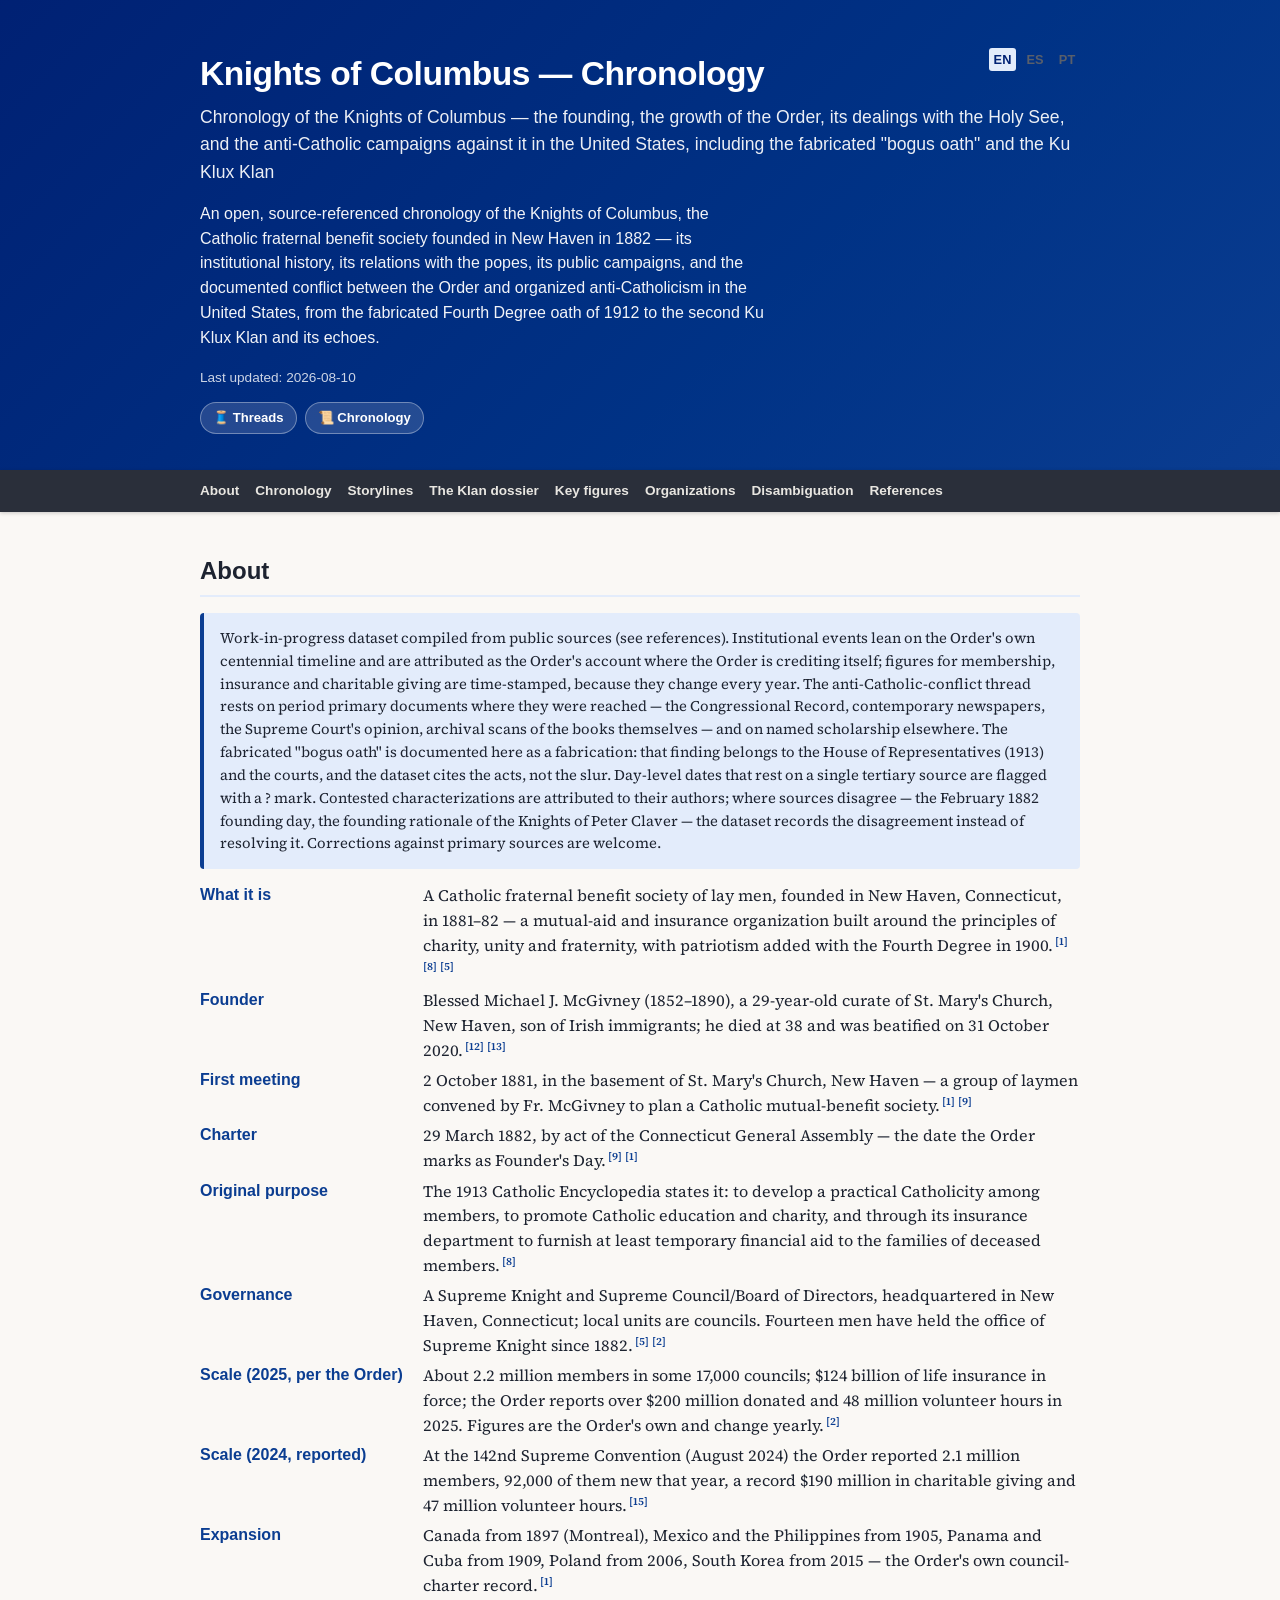
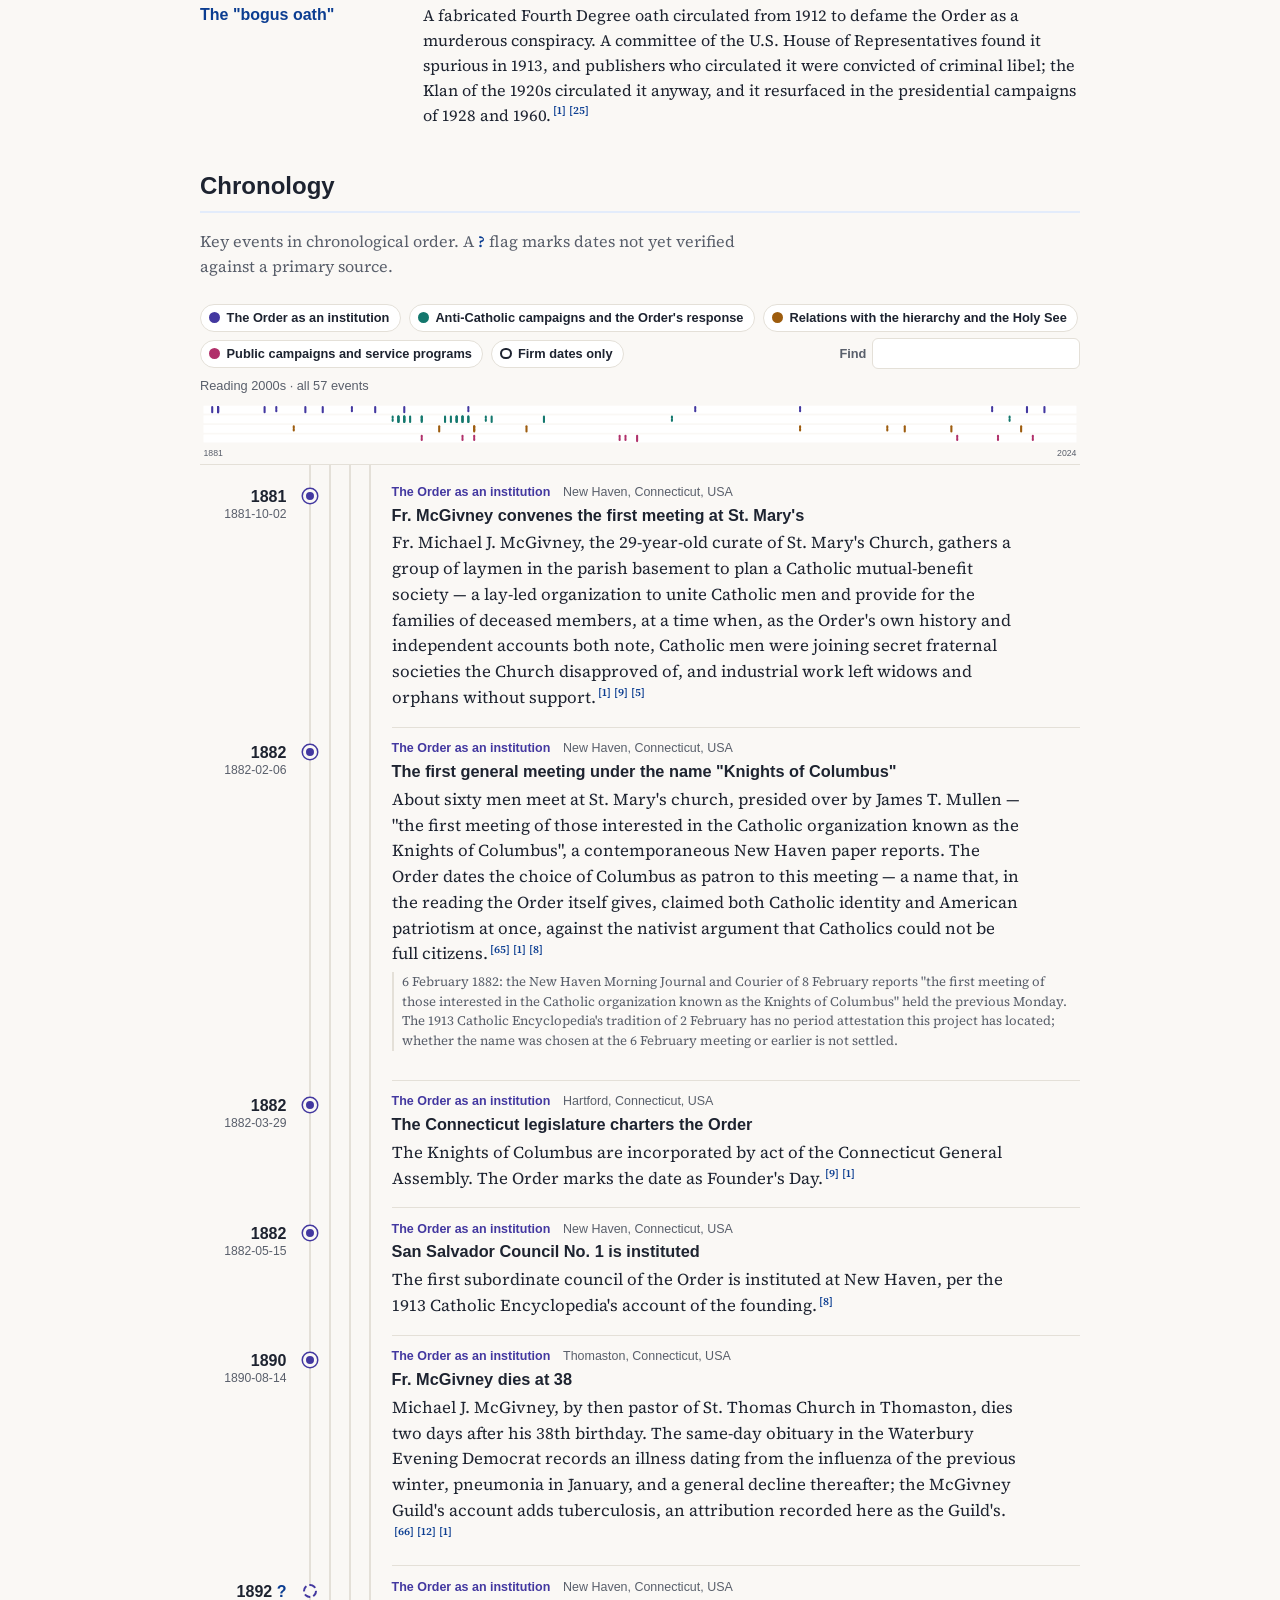
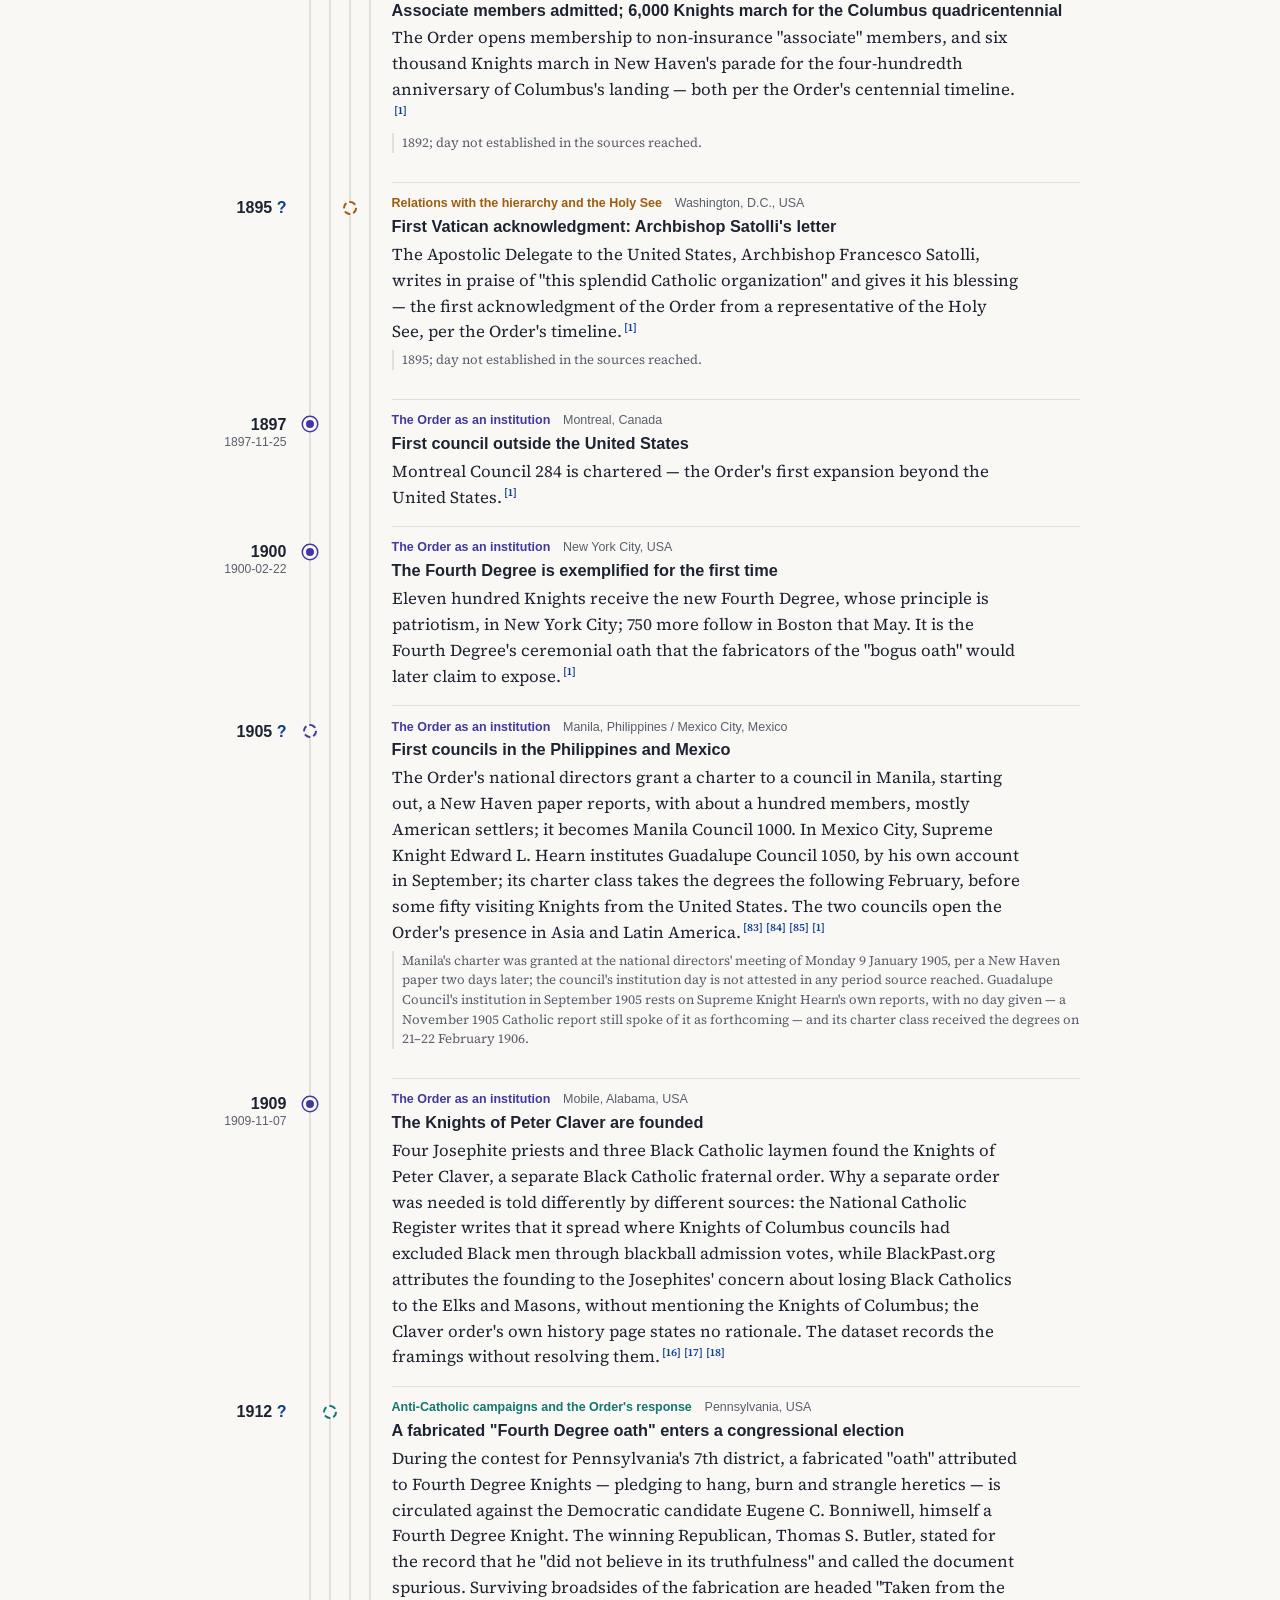
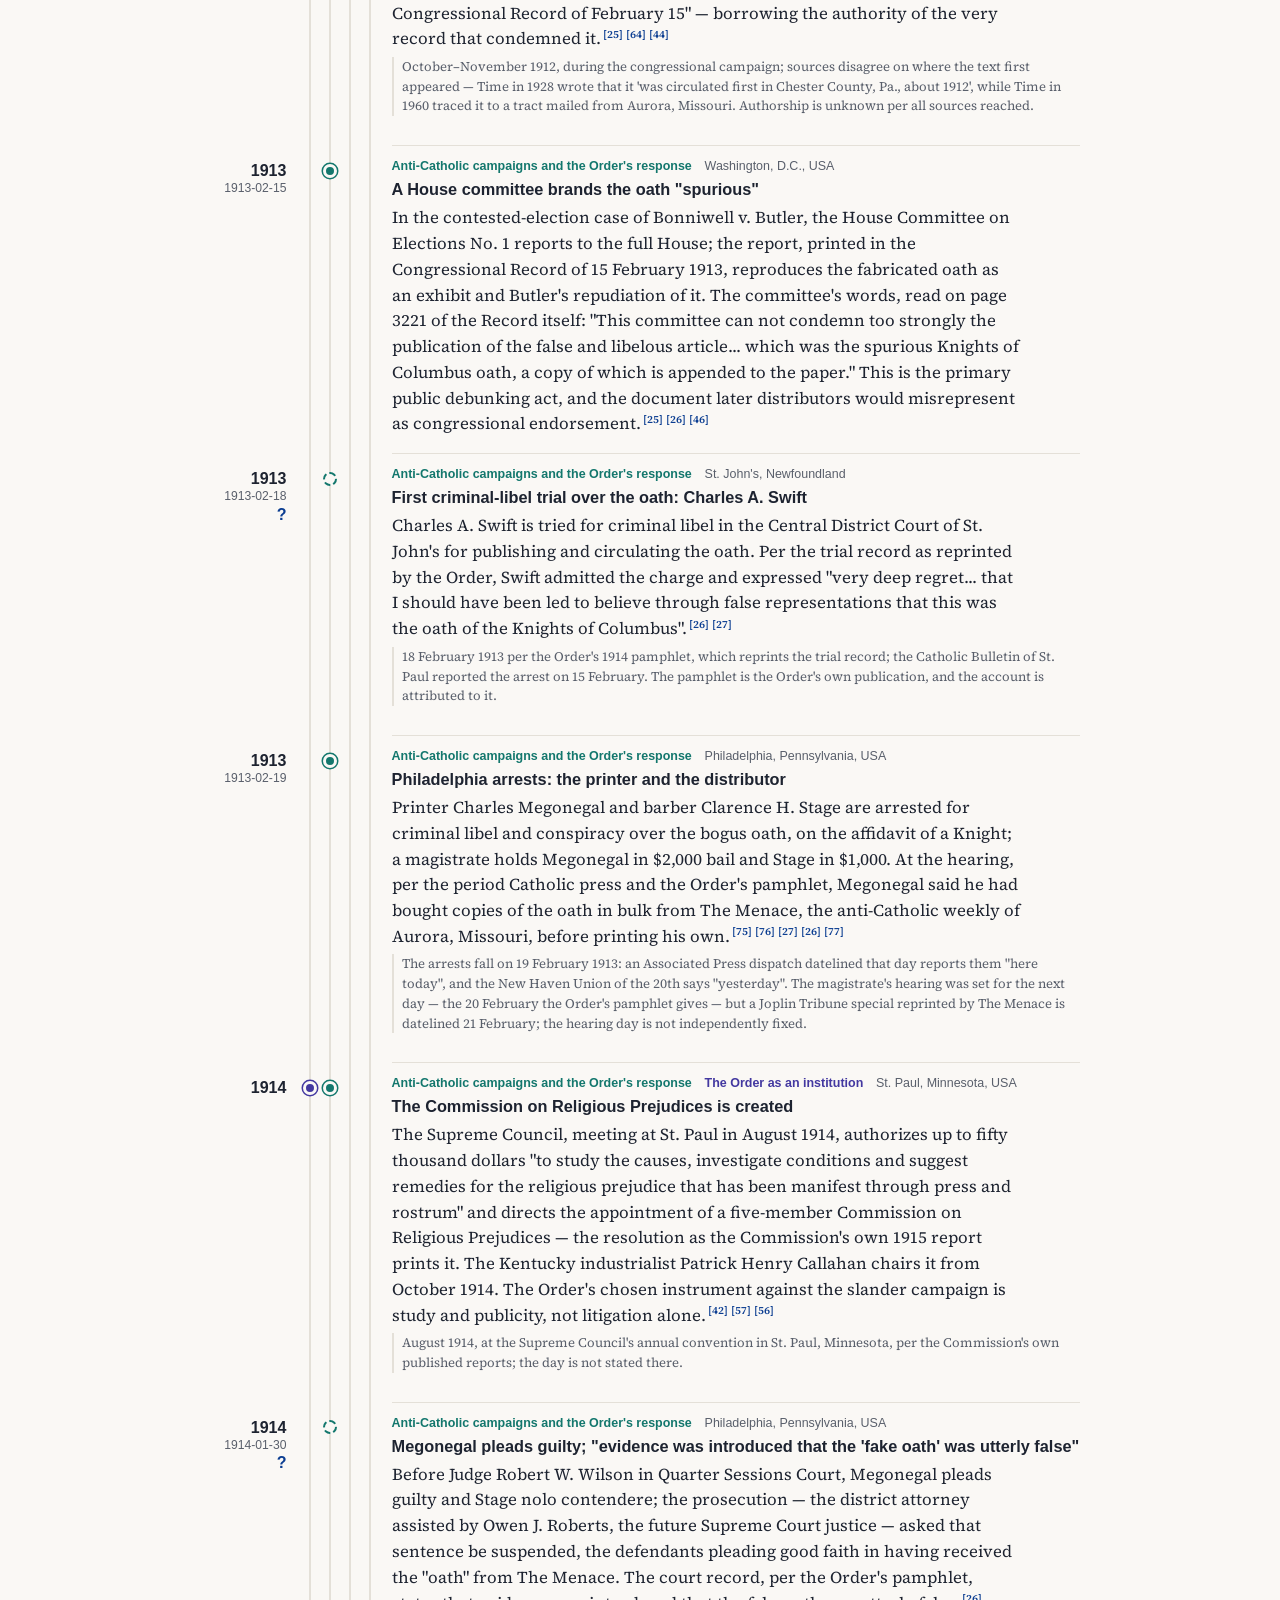
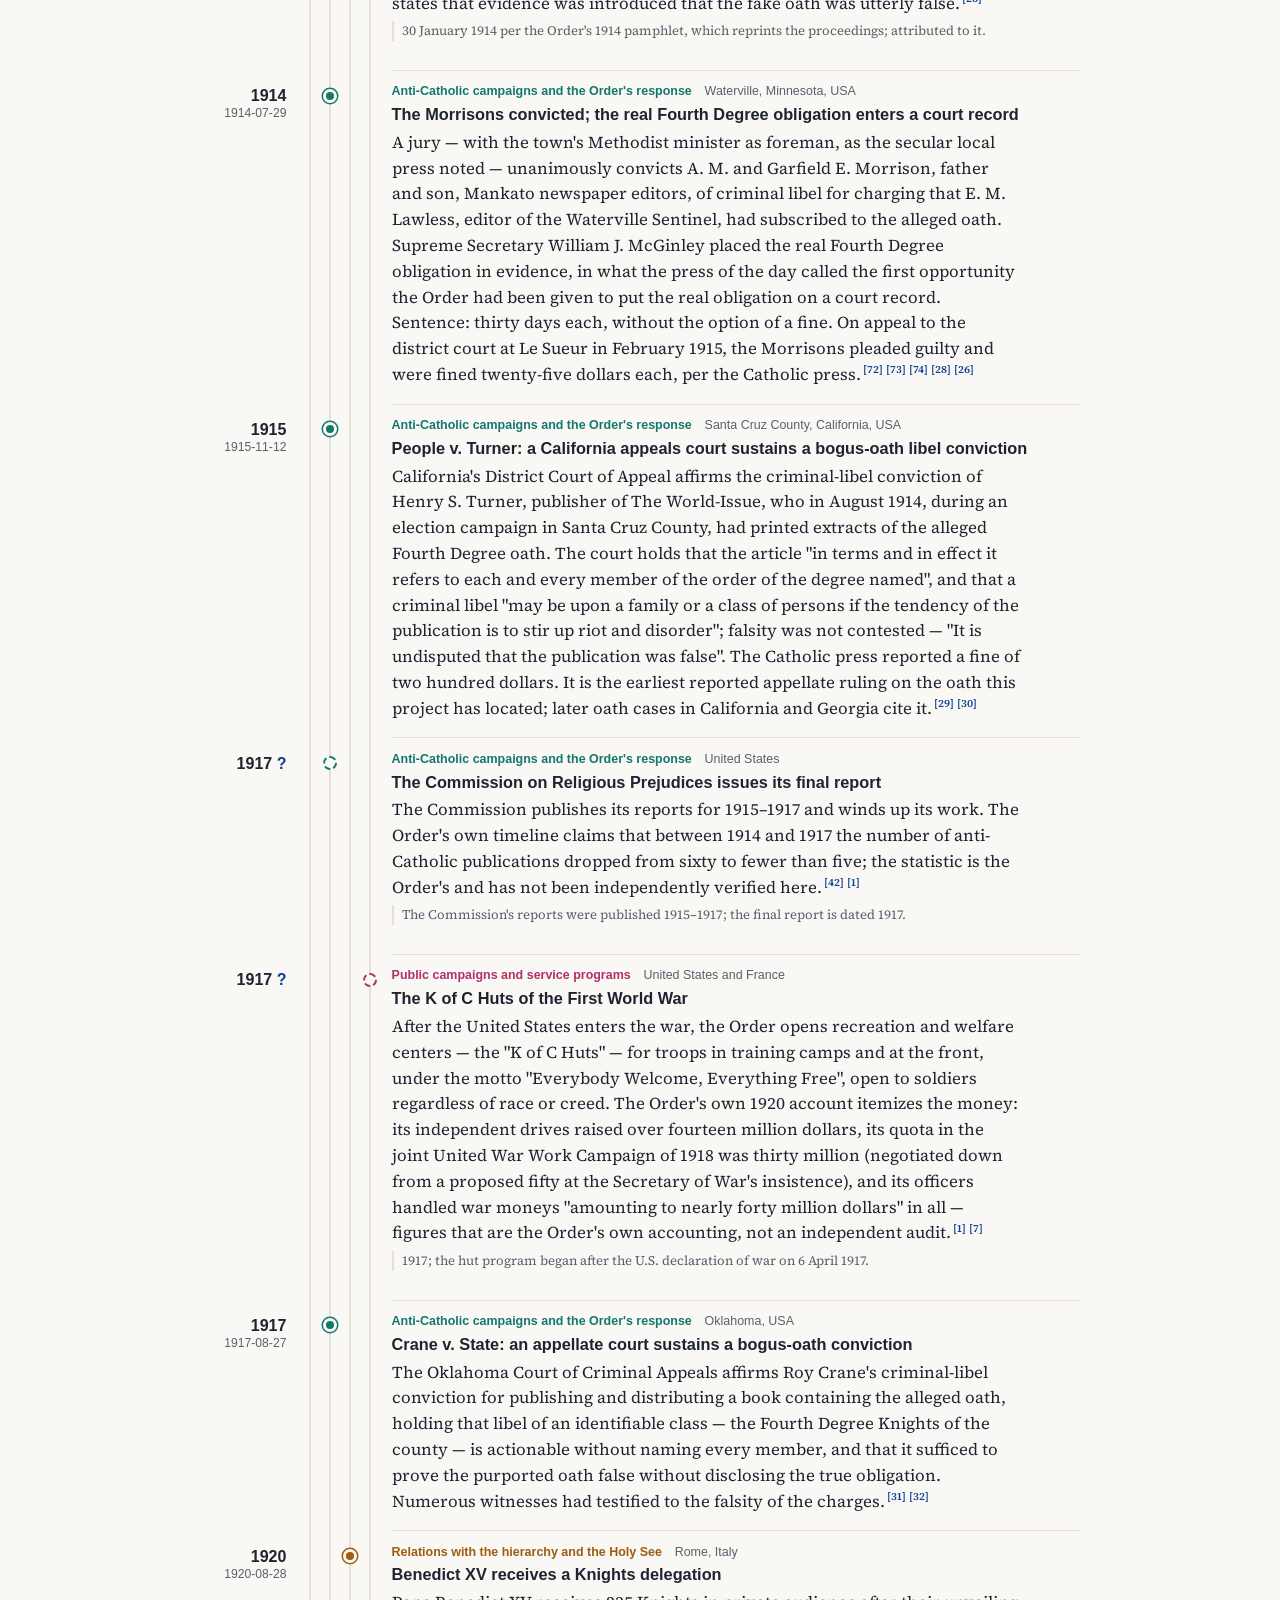
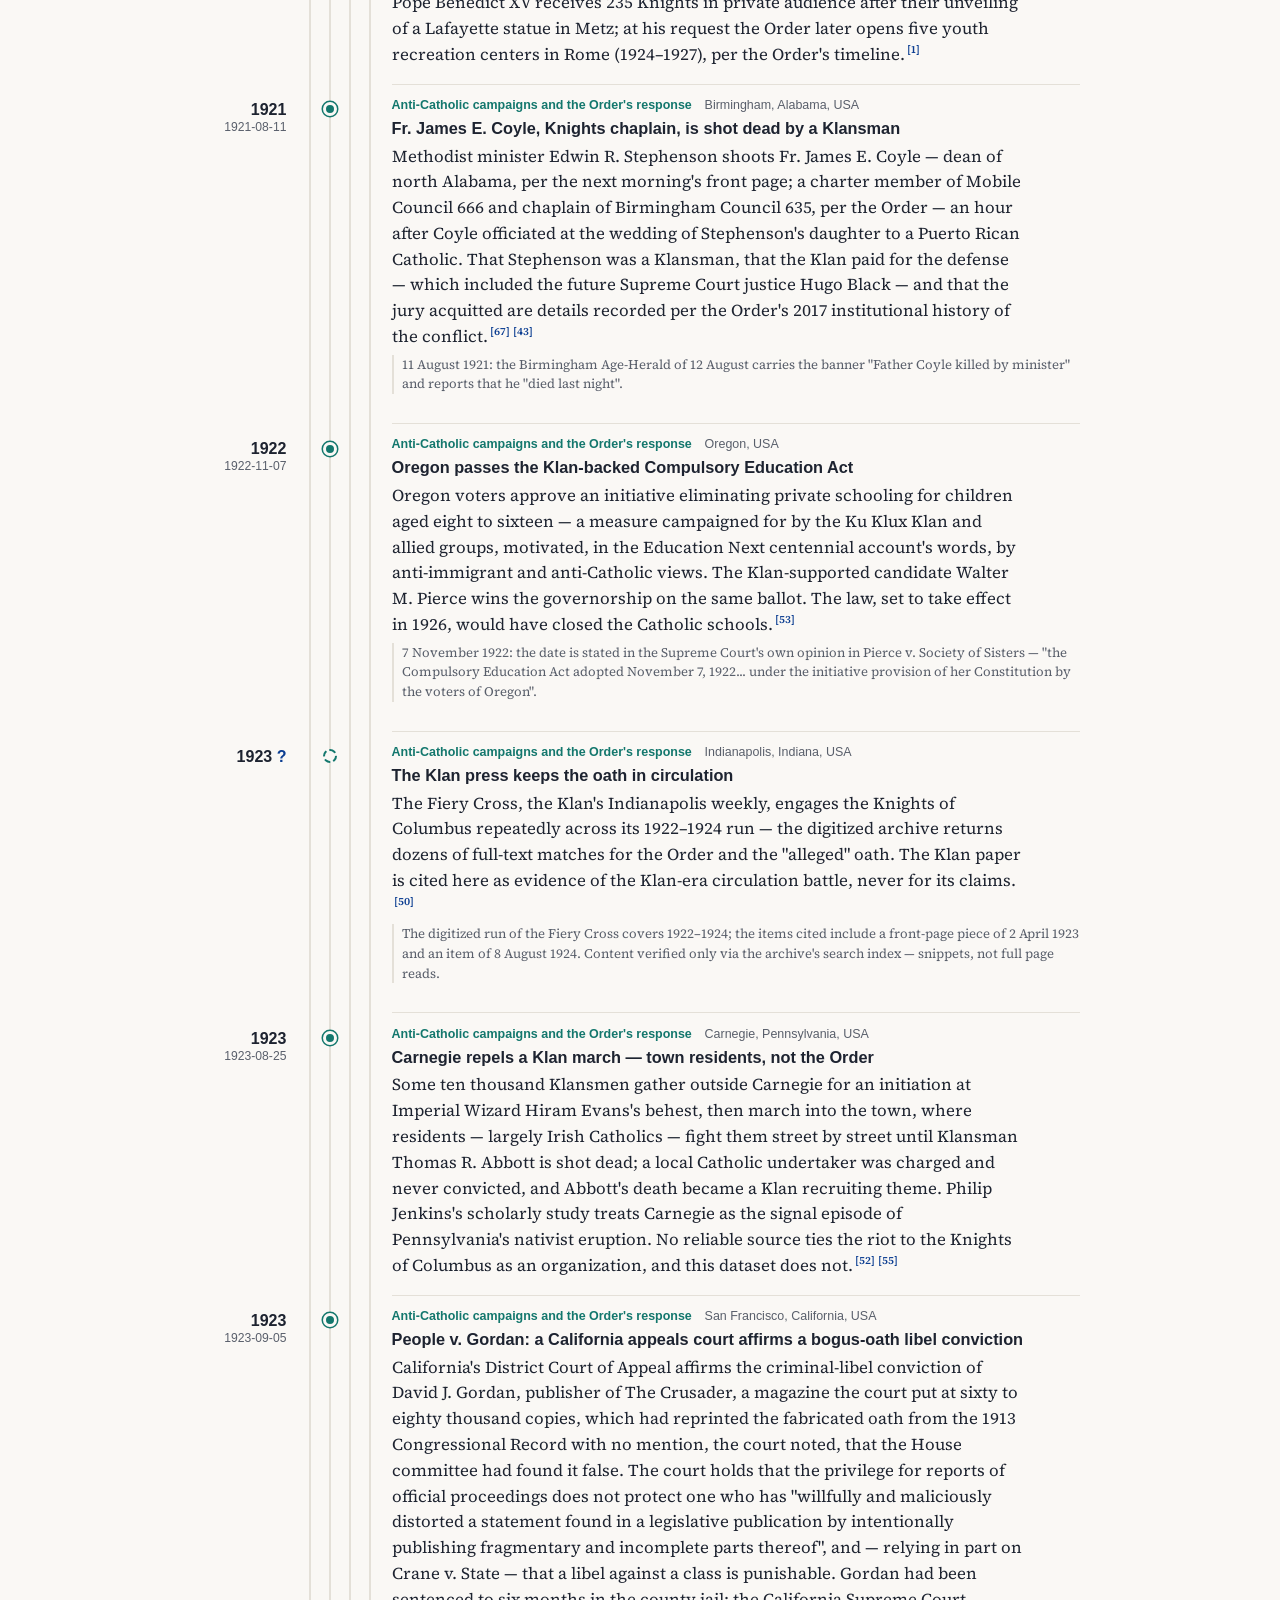
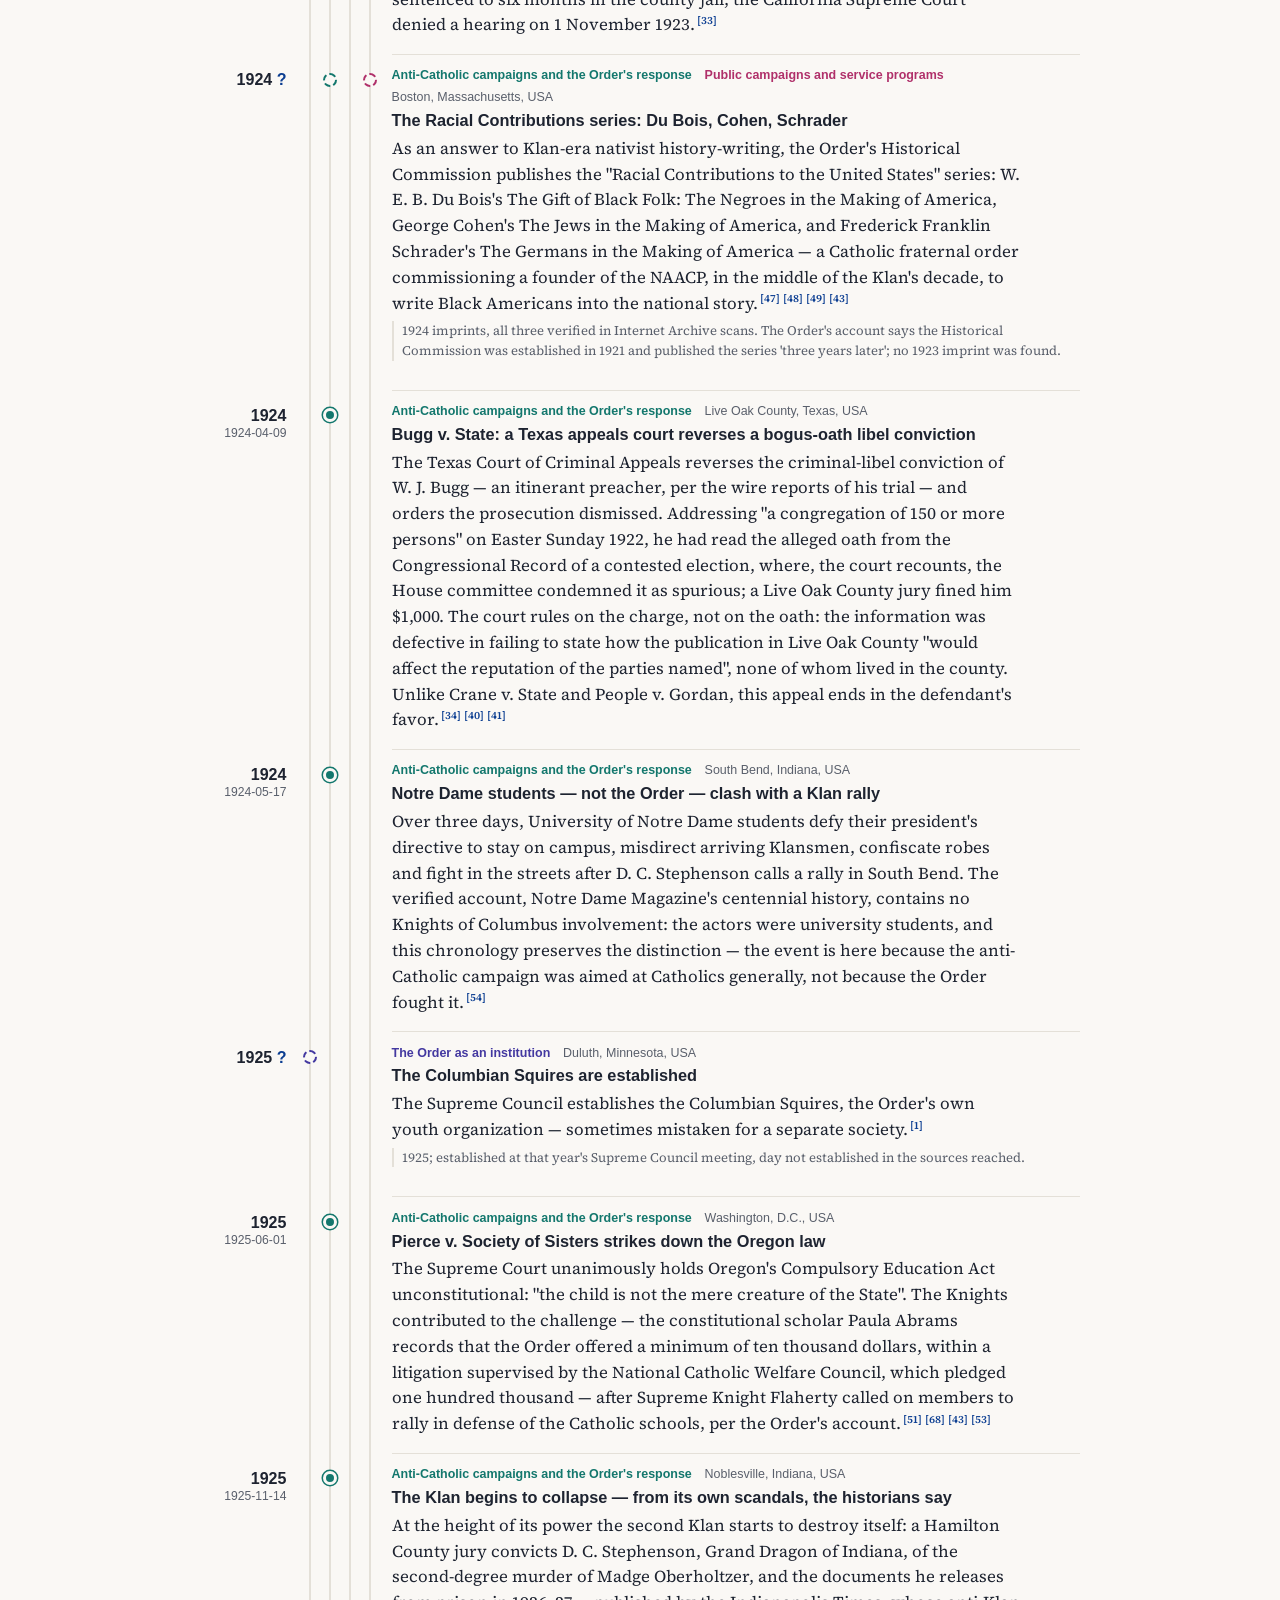
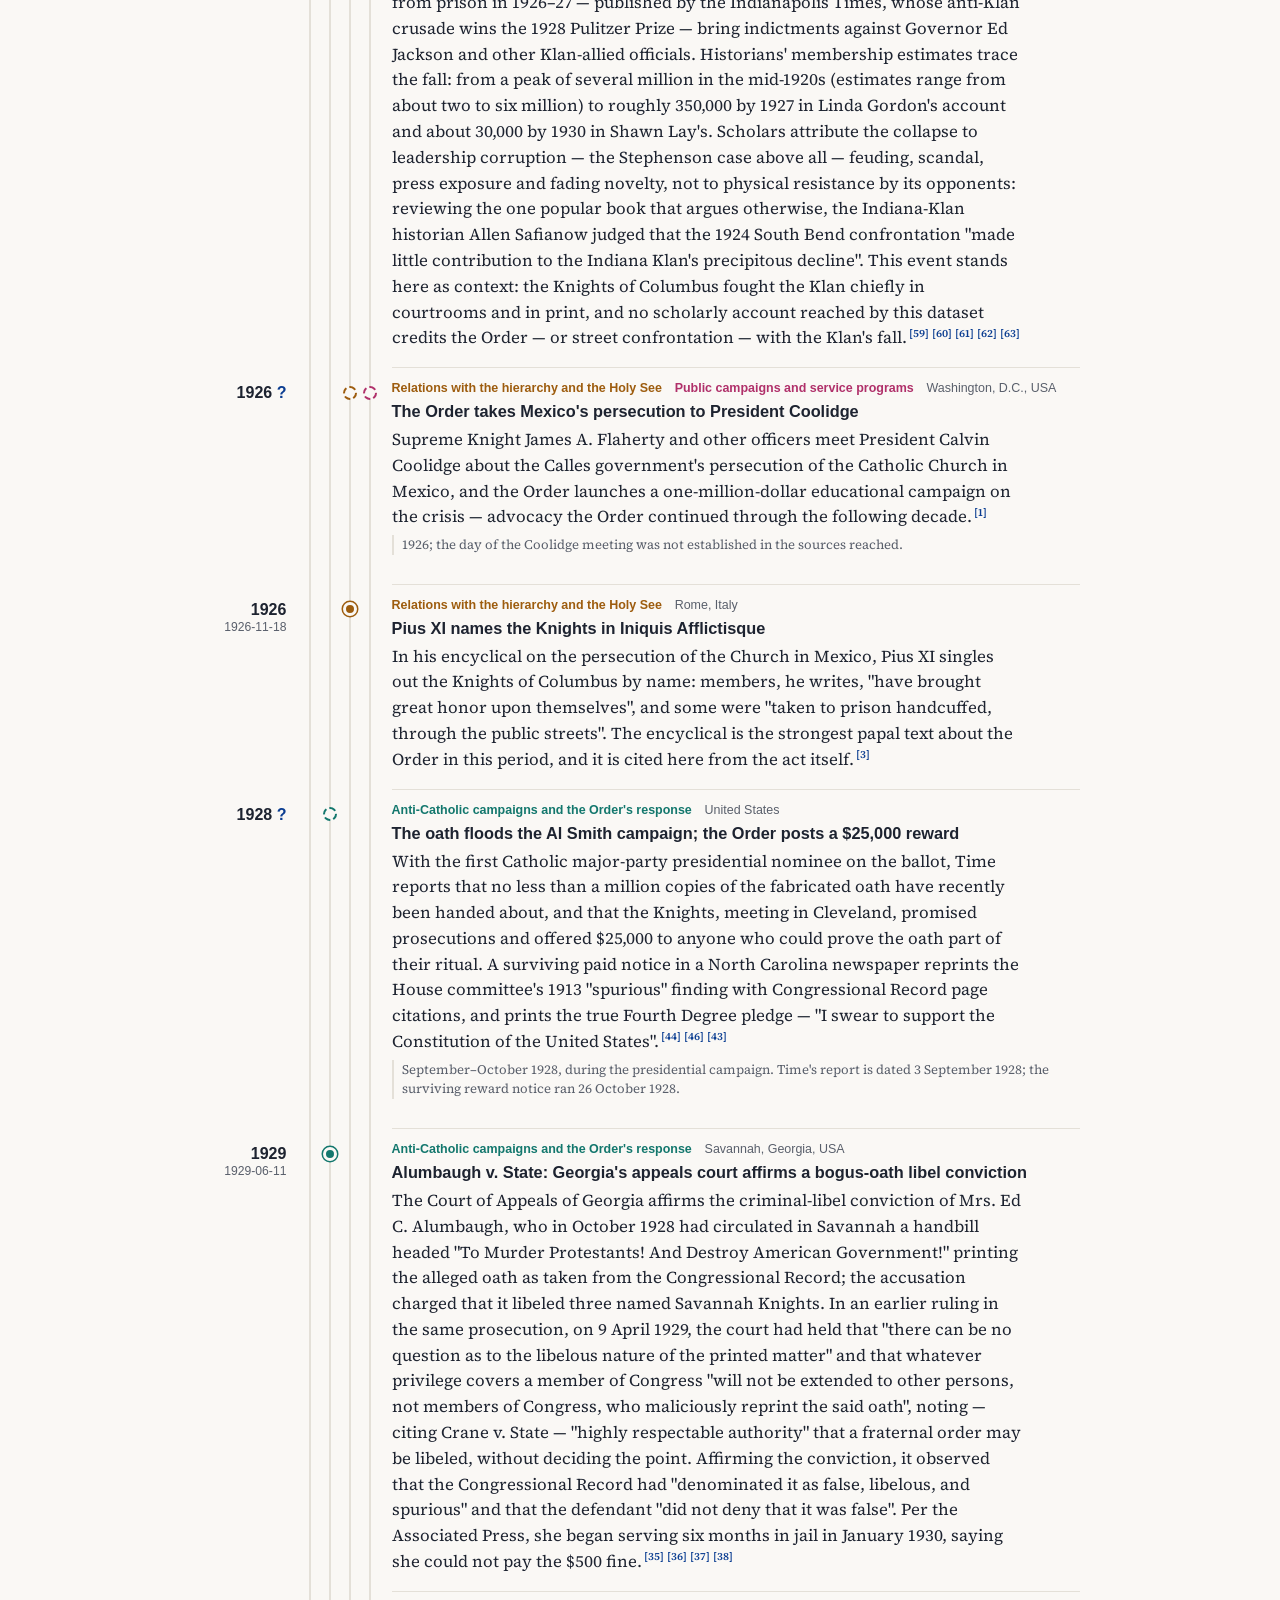
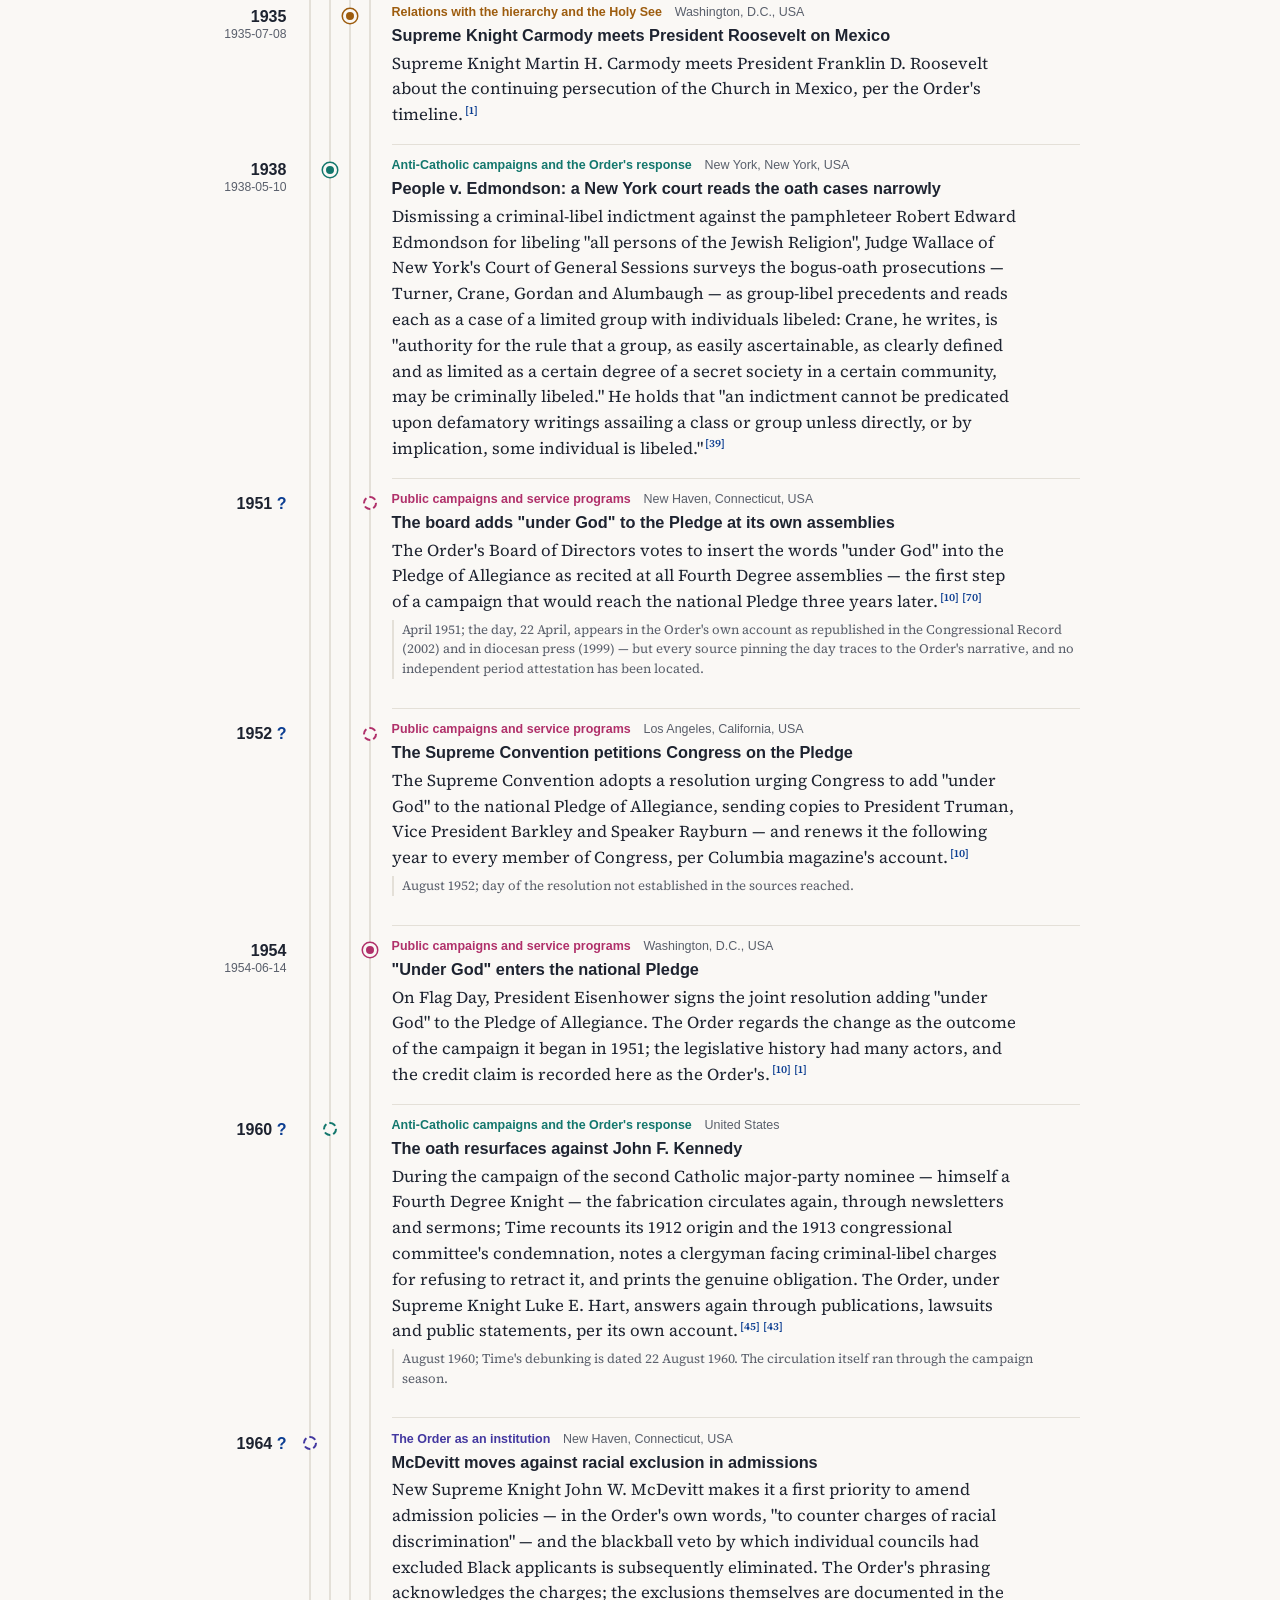
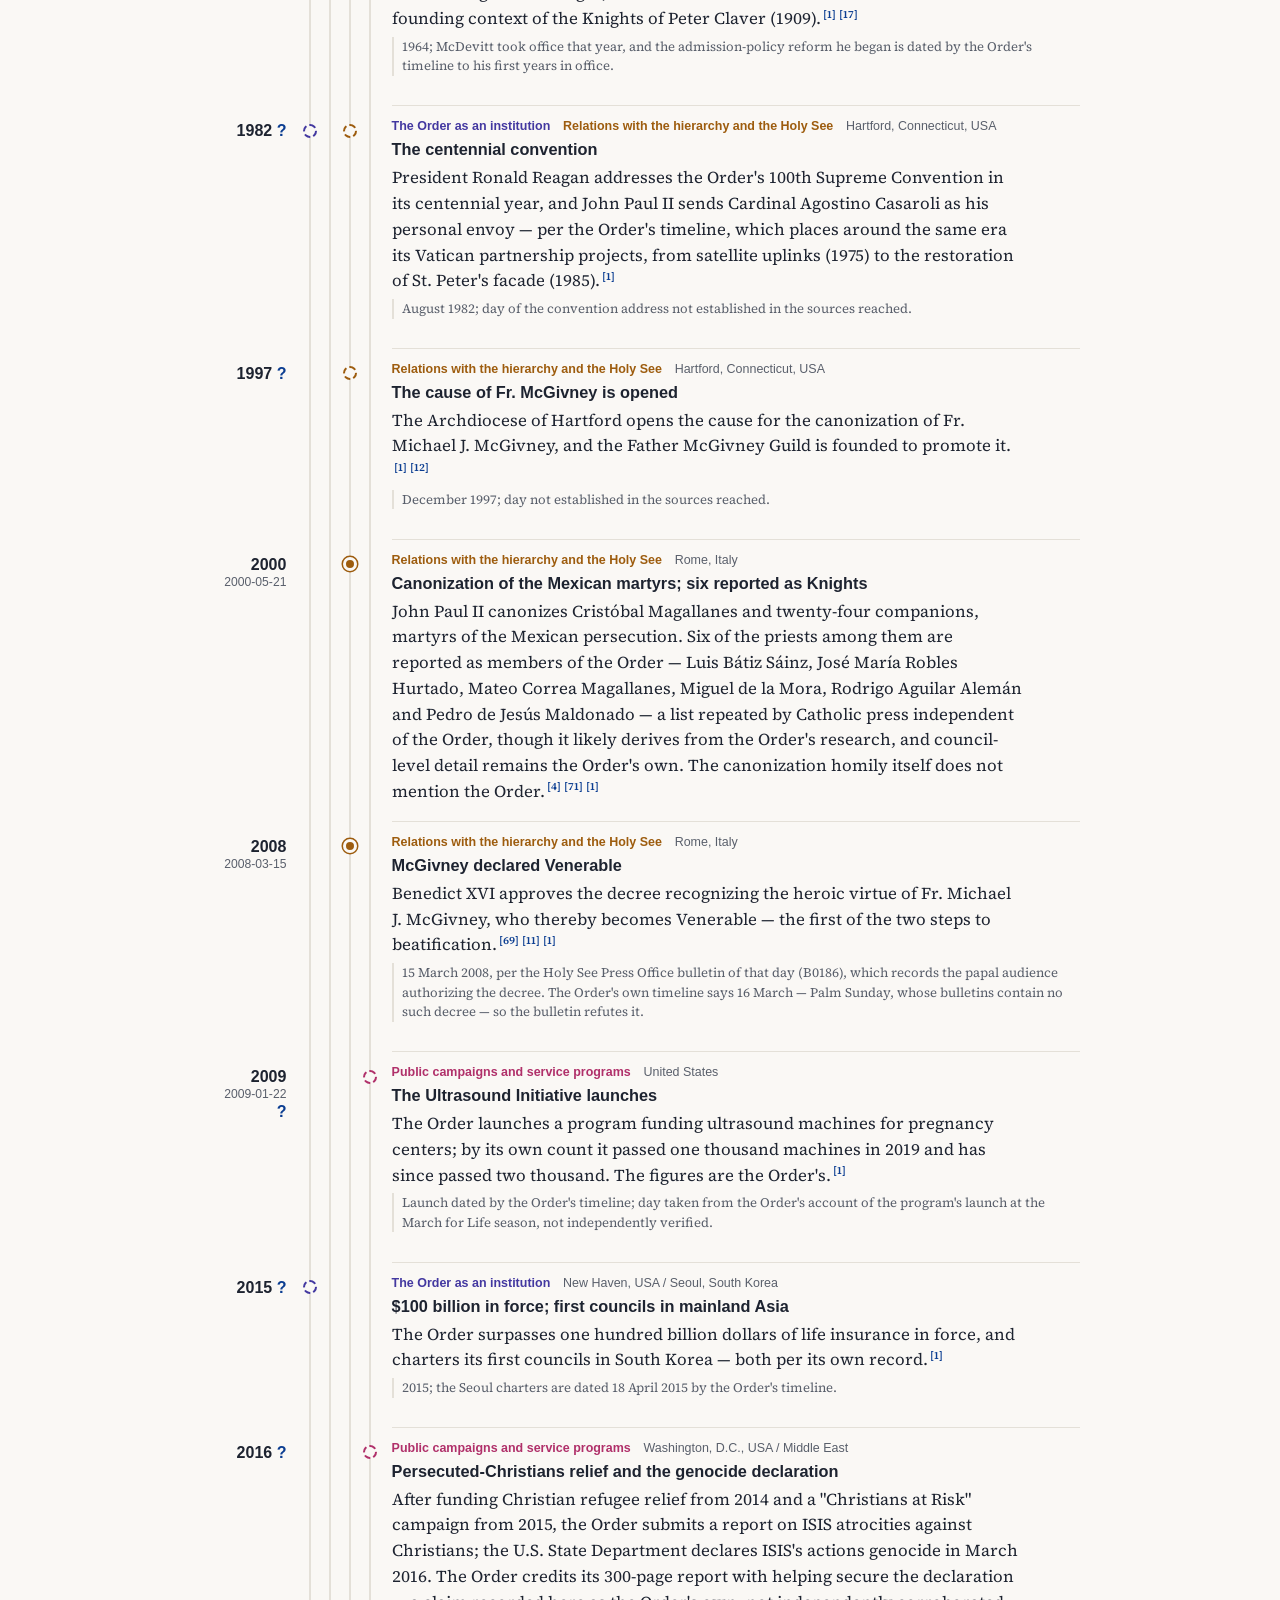
<file: docs/index.html>
<!DOCTYPE html>
<html lang="en">
<head>
  <meta charset="utf-8">
  <link rel="canonical" href="https://cronologia.github.io/kofc/en/">
  <link rel="alternate" hreflang="en" href="https://cronologia.github.io/kofc/en/">
  <link rel="alternate" hreflang="es" href="https://cronologia.github.io/kofc/es/">
  <link rel="alternate" hreflang="pt" href="https://cronologia.github.io/kofc/pt/">
  <link rel="alternate" hreflang="x-default" href="https://cronologia.github.io/kofc/en/">
  <script>
    (function () {
      var supported = ["en","es","pt"];
      var stored = null; try { stored = localStorage.getItem('lang'); } catch (e) {}
      var nav = (navigator.language || 'en').slice(0, 2).toLowerCase();
      var pick = supported.indexOf(stored) >= 0 ? stored : (supported.indexOf(nav) >= 0 ? nav : 'en');
      location.replace('./' + pick + '/');
    })();
  </script>
  <noscript><meta http-equiv="refresh" content="0; url=./en/"></noscript>
  <title>Cronologia</title>
</head>
<body><p>Redirecting… <a href="./en/">English</a> · <a href="./es/">Español</a> · <a href="./pt/">Português</a></p></body>
</html>
</file>
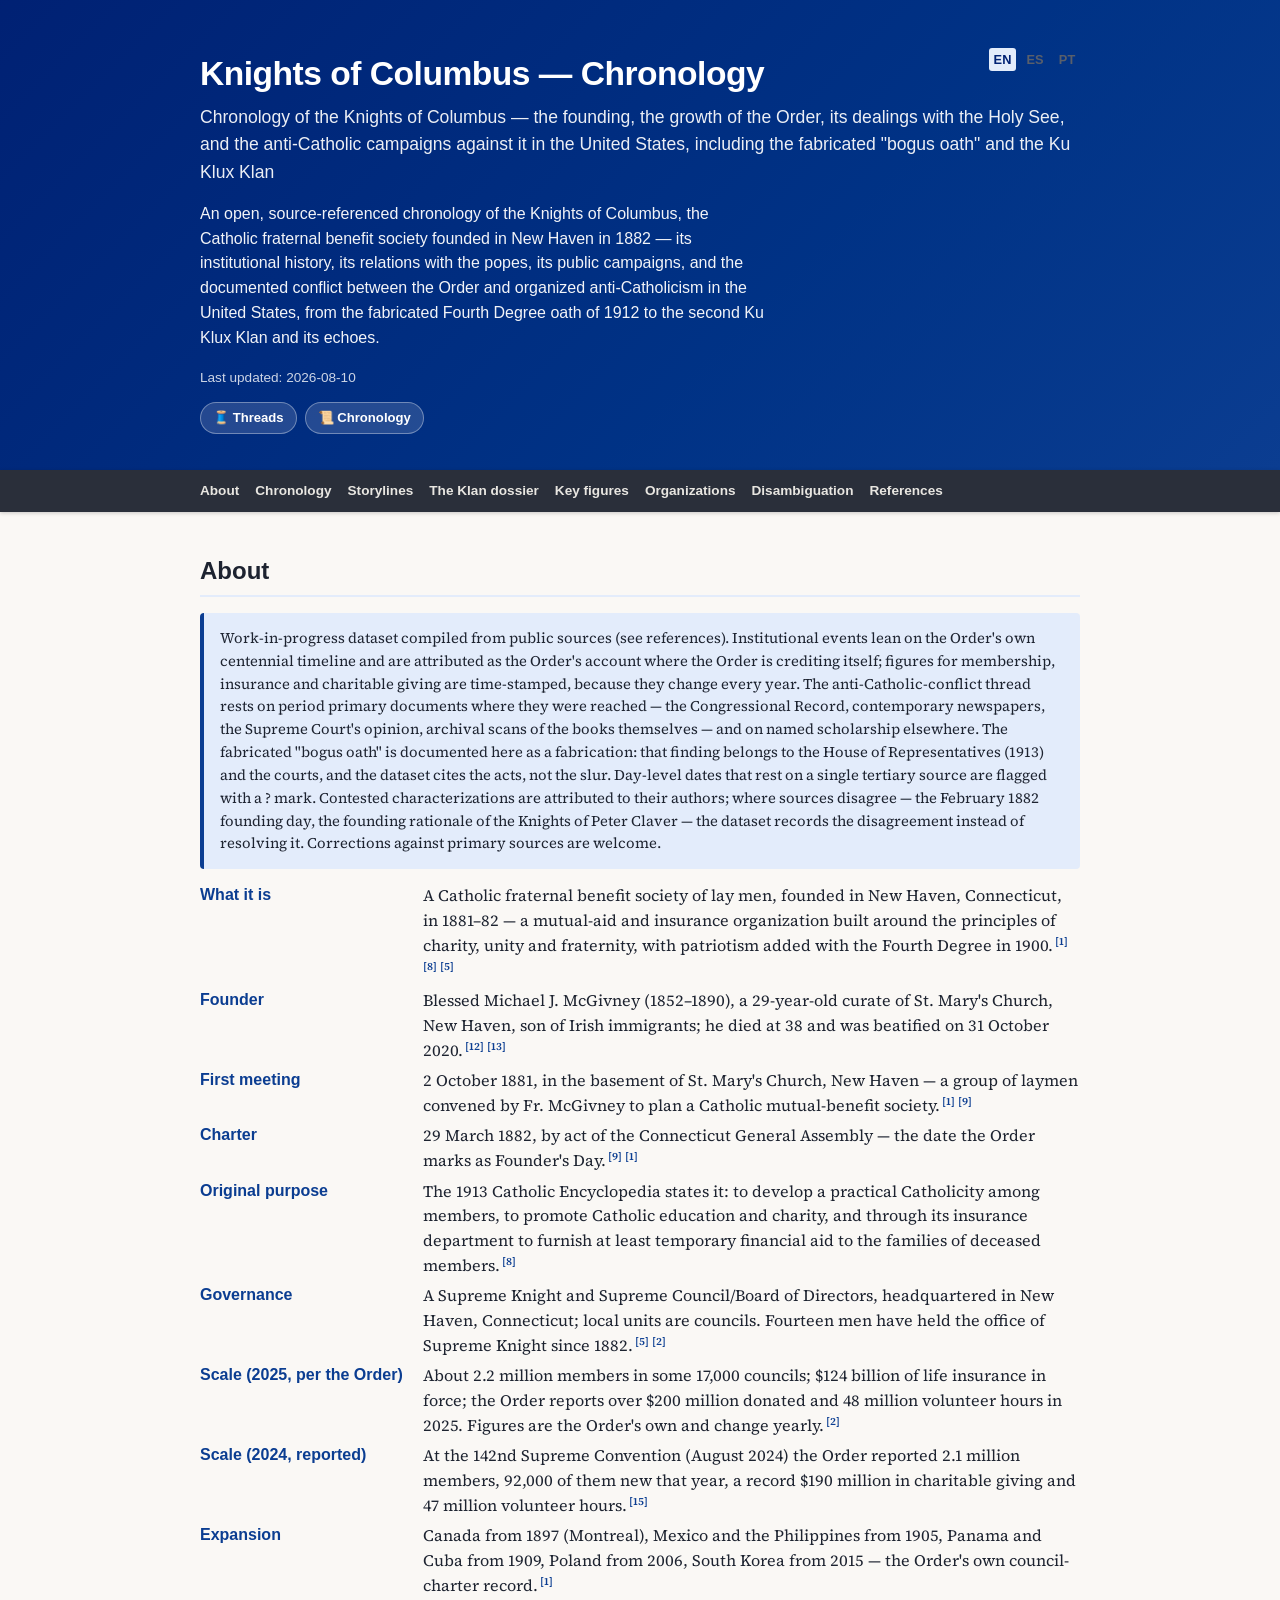
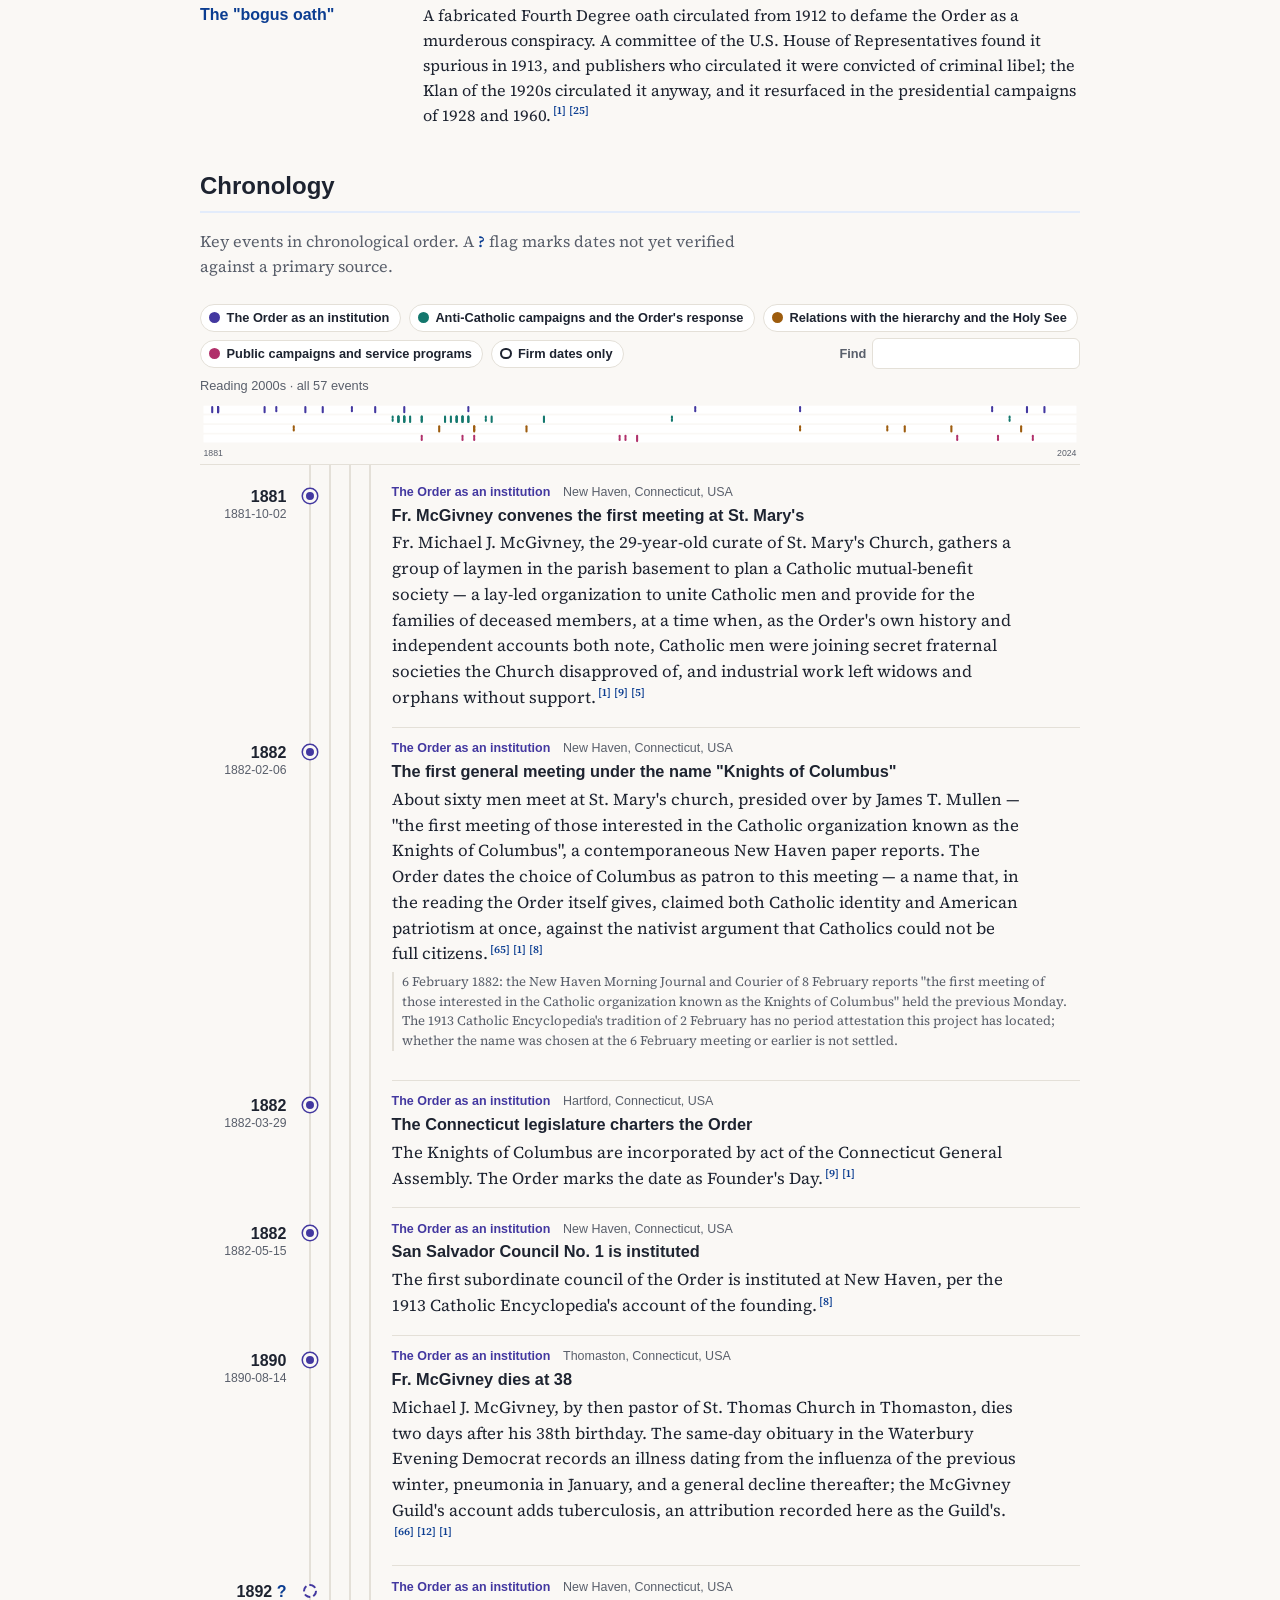
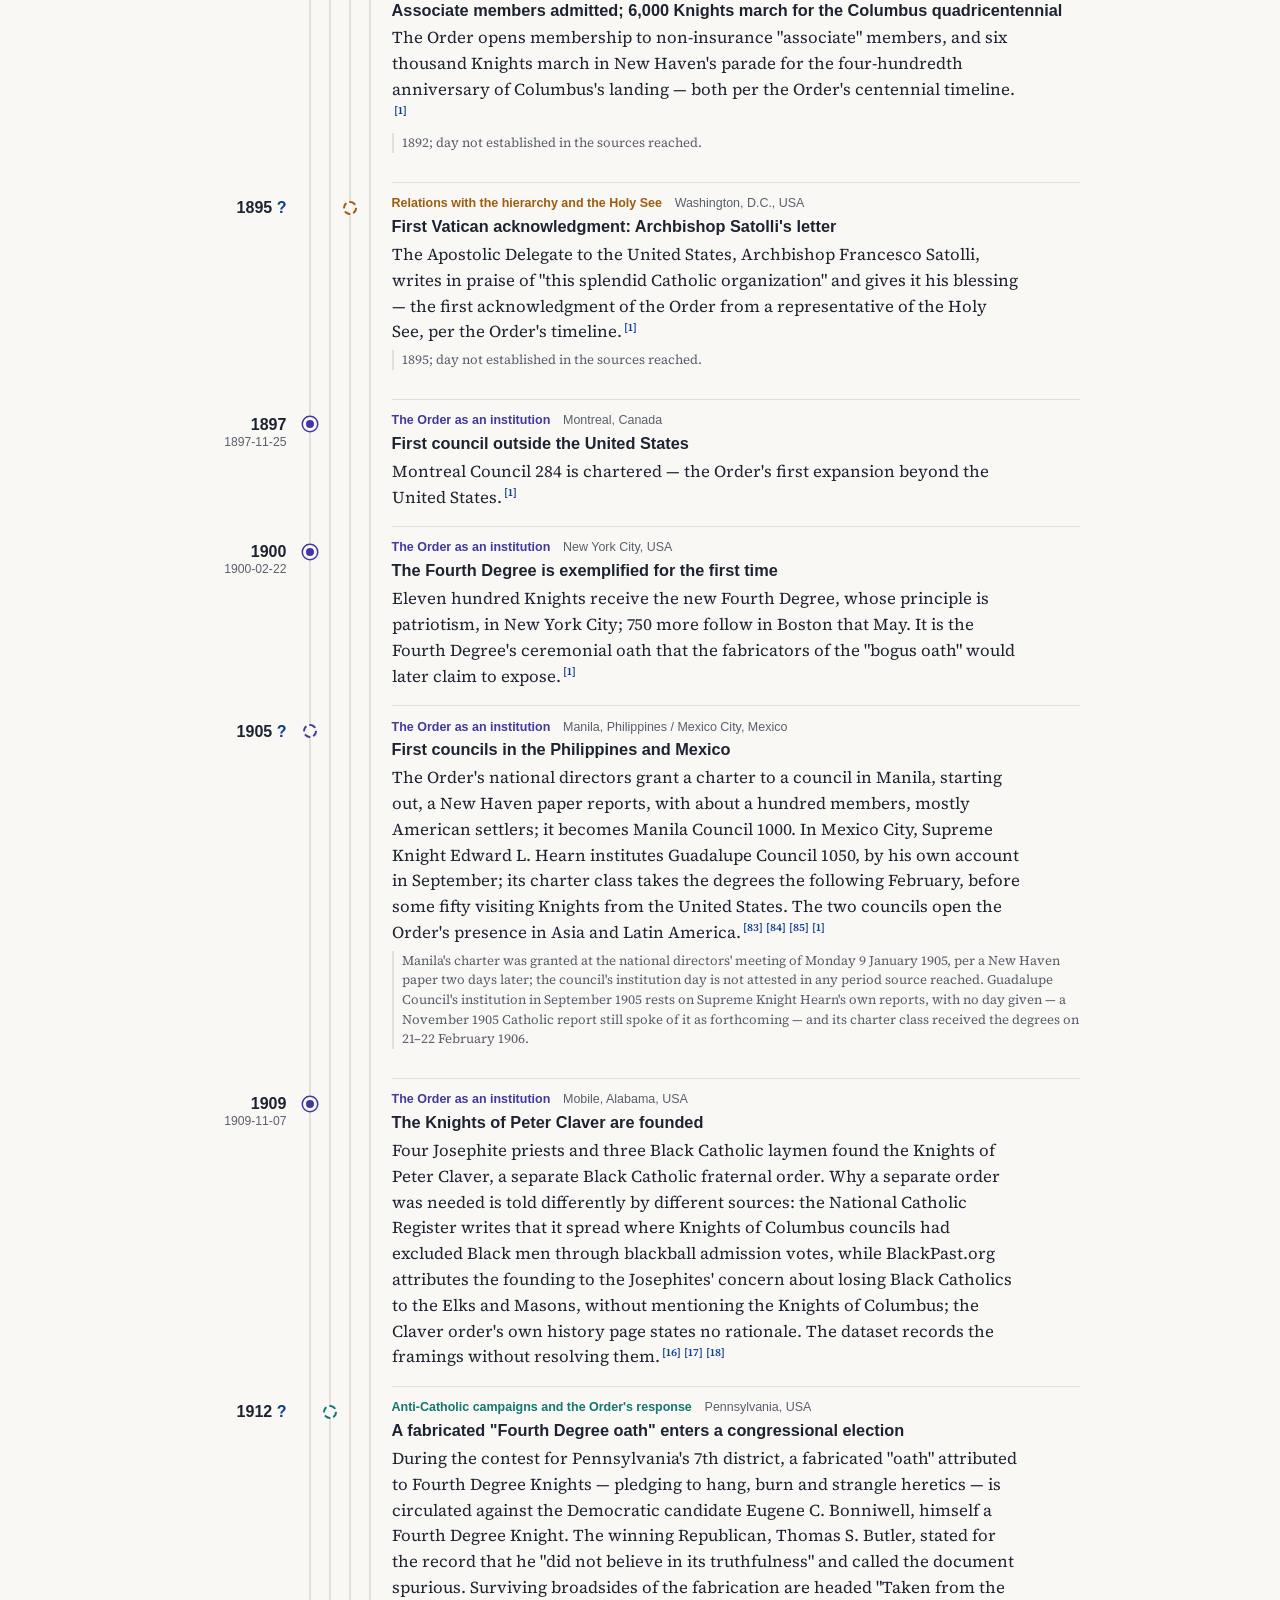
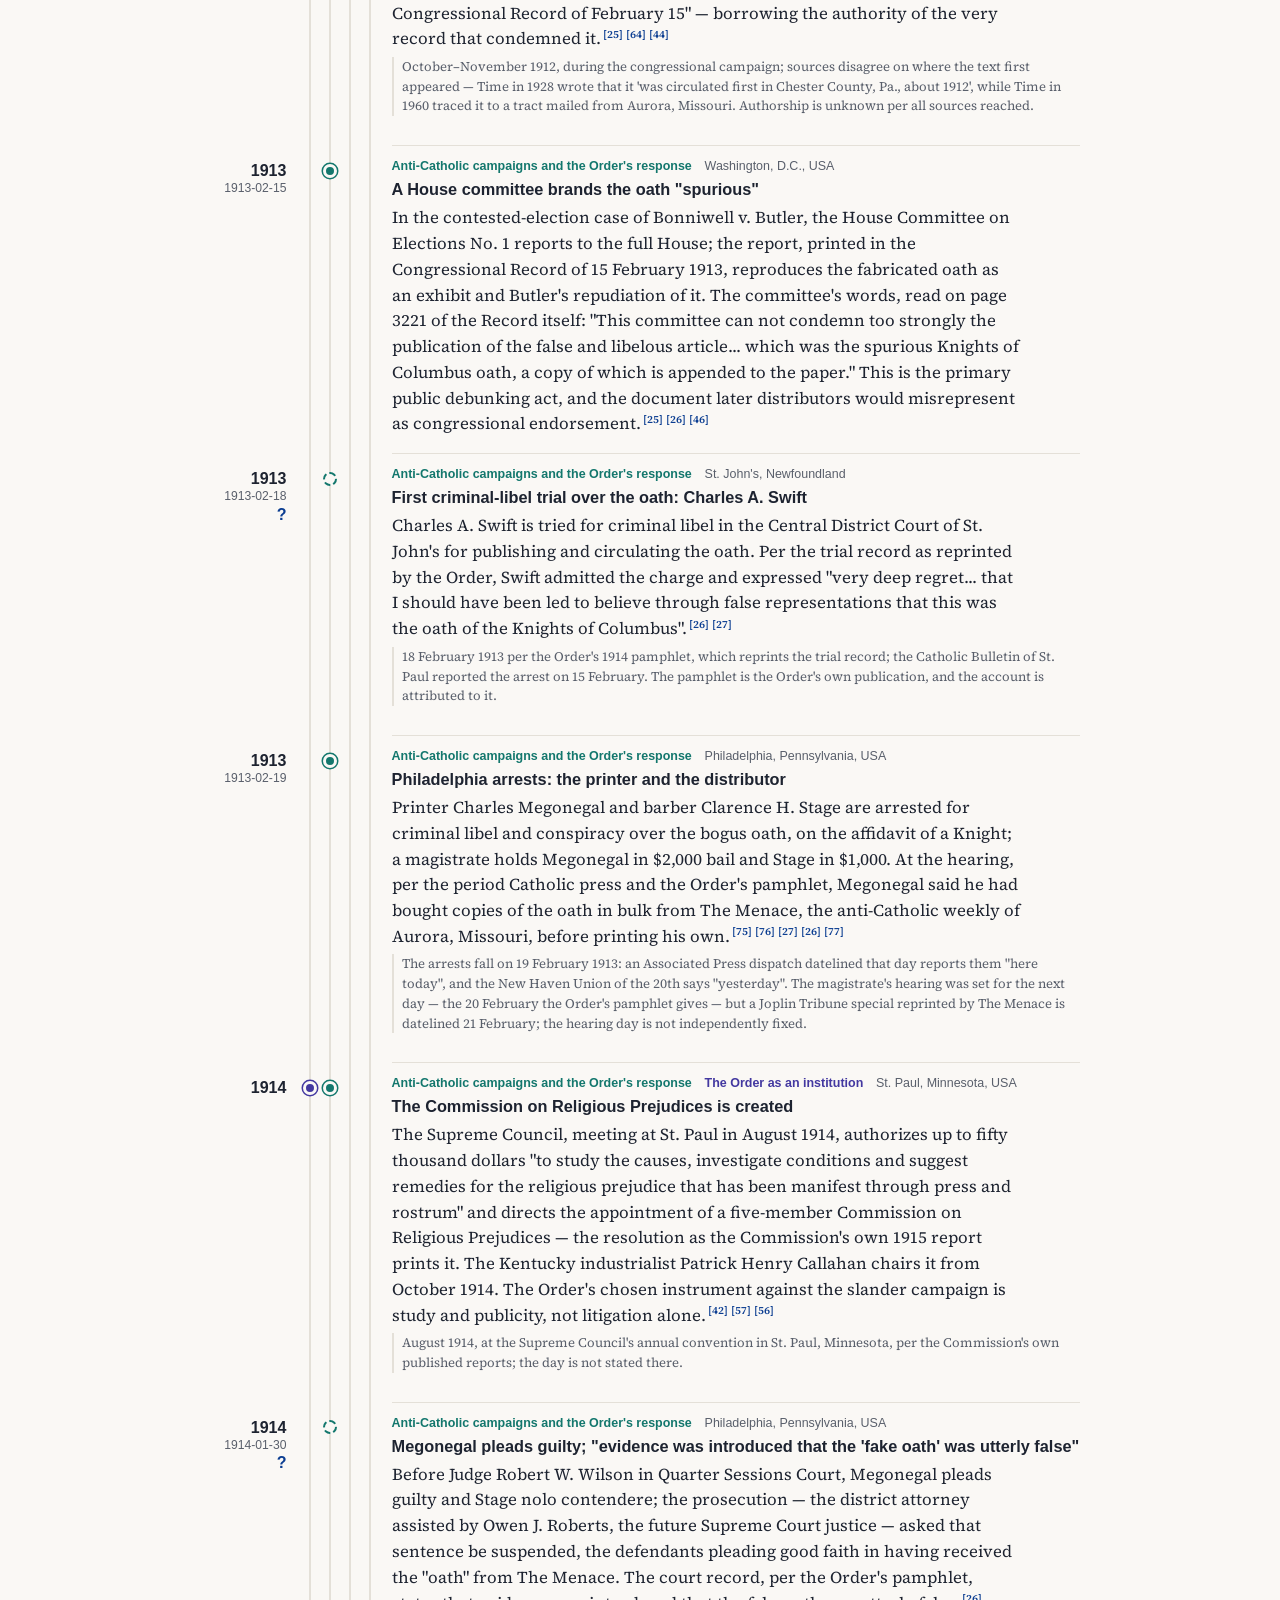
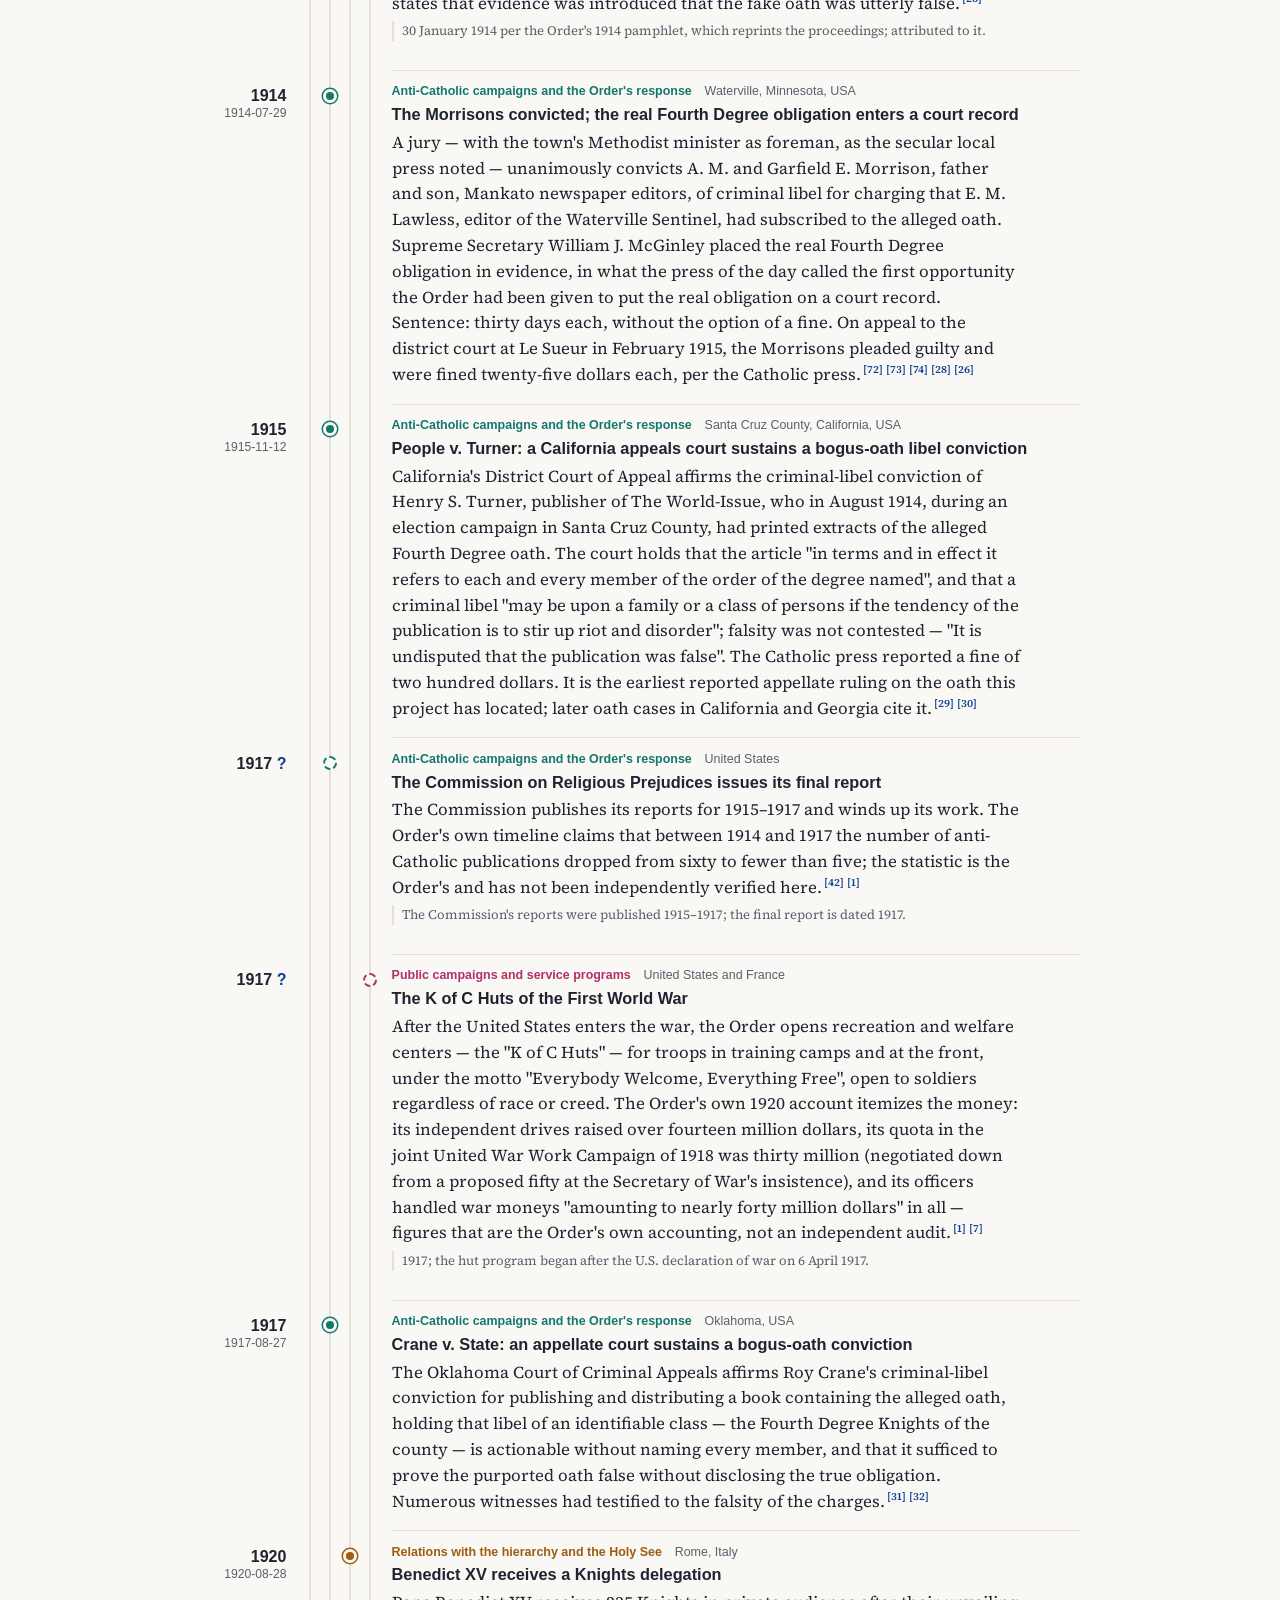
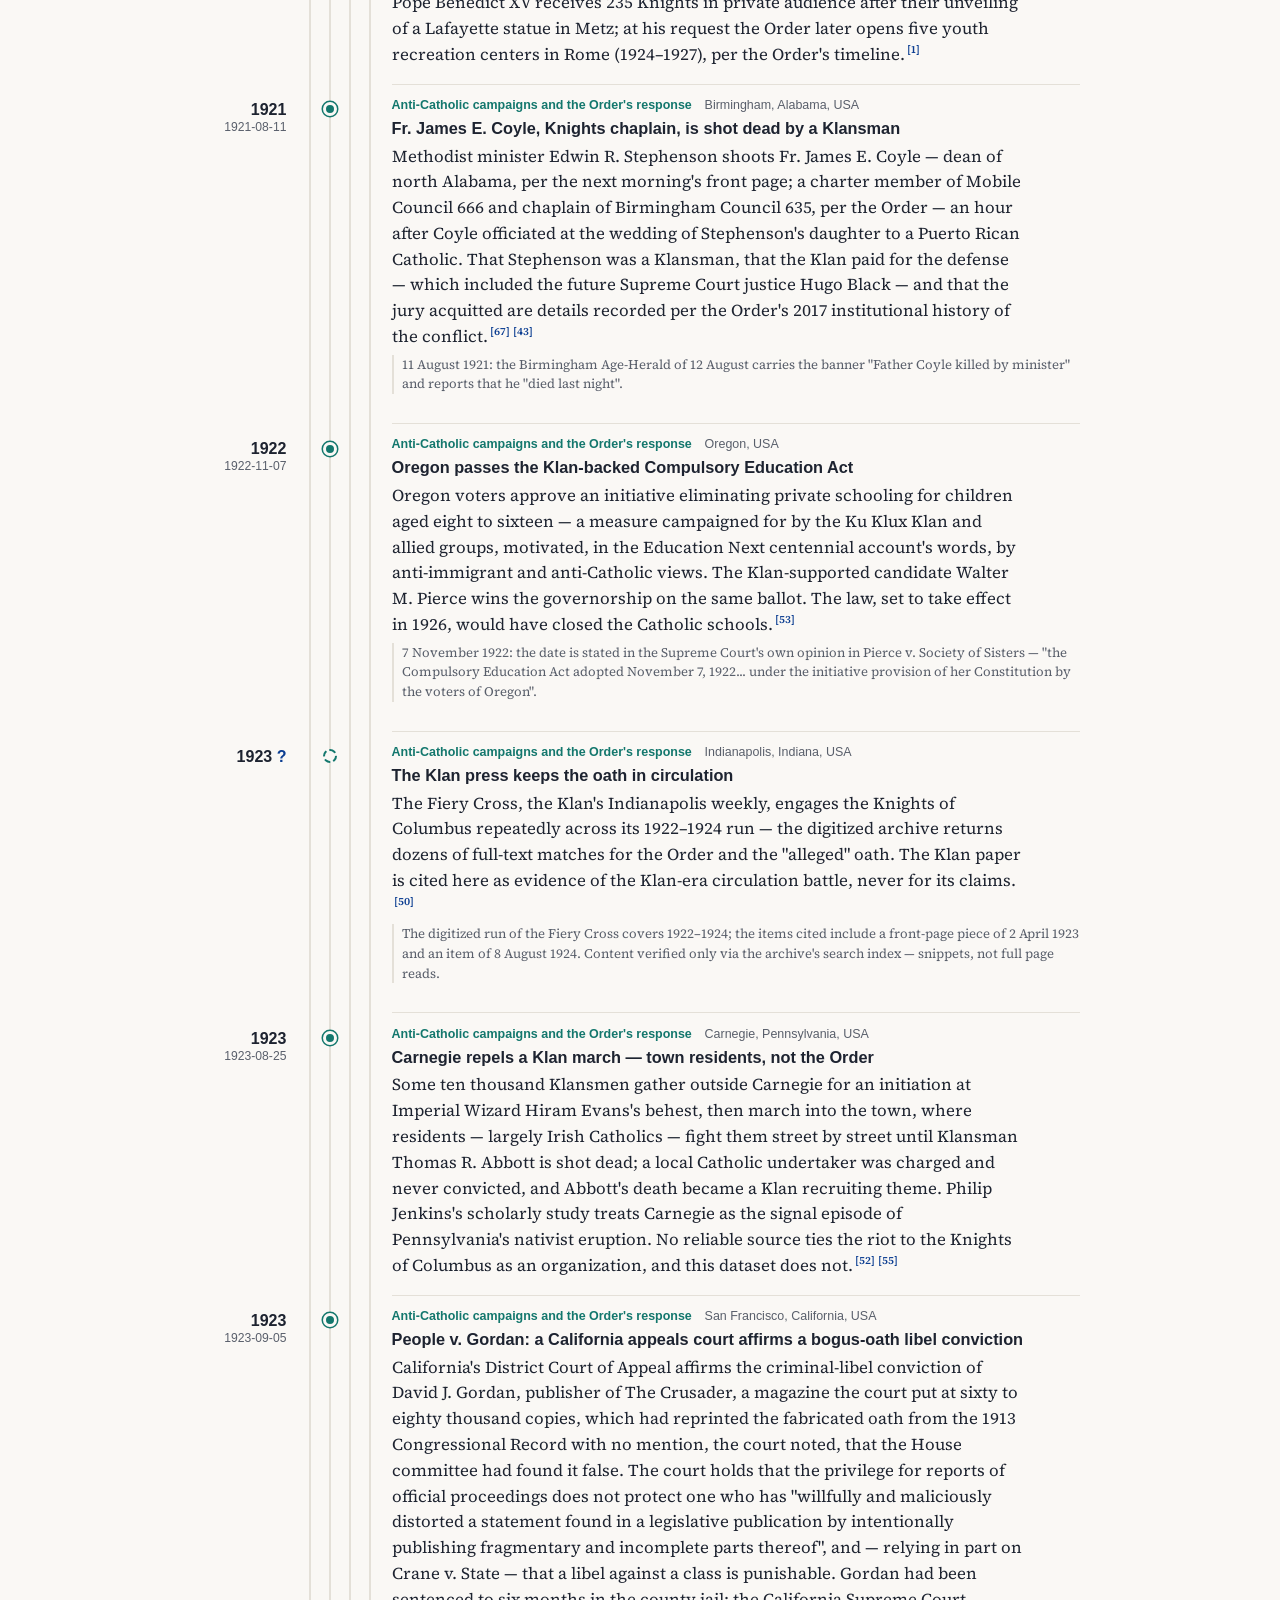
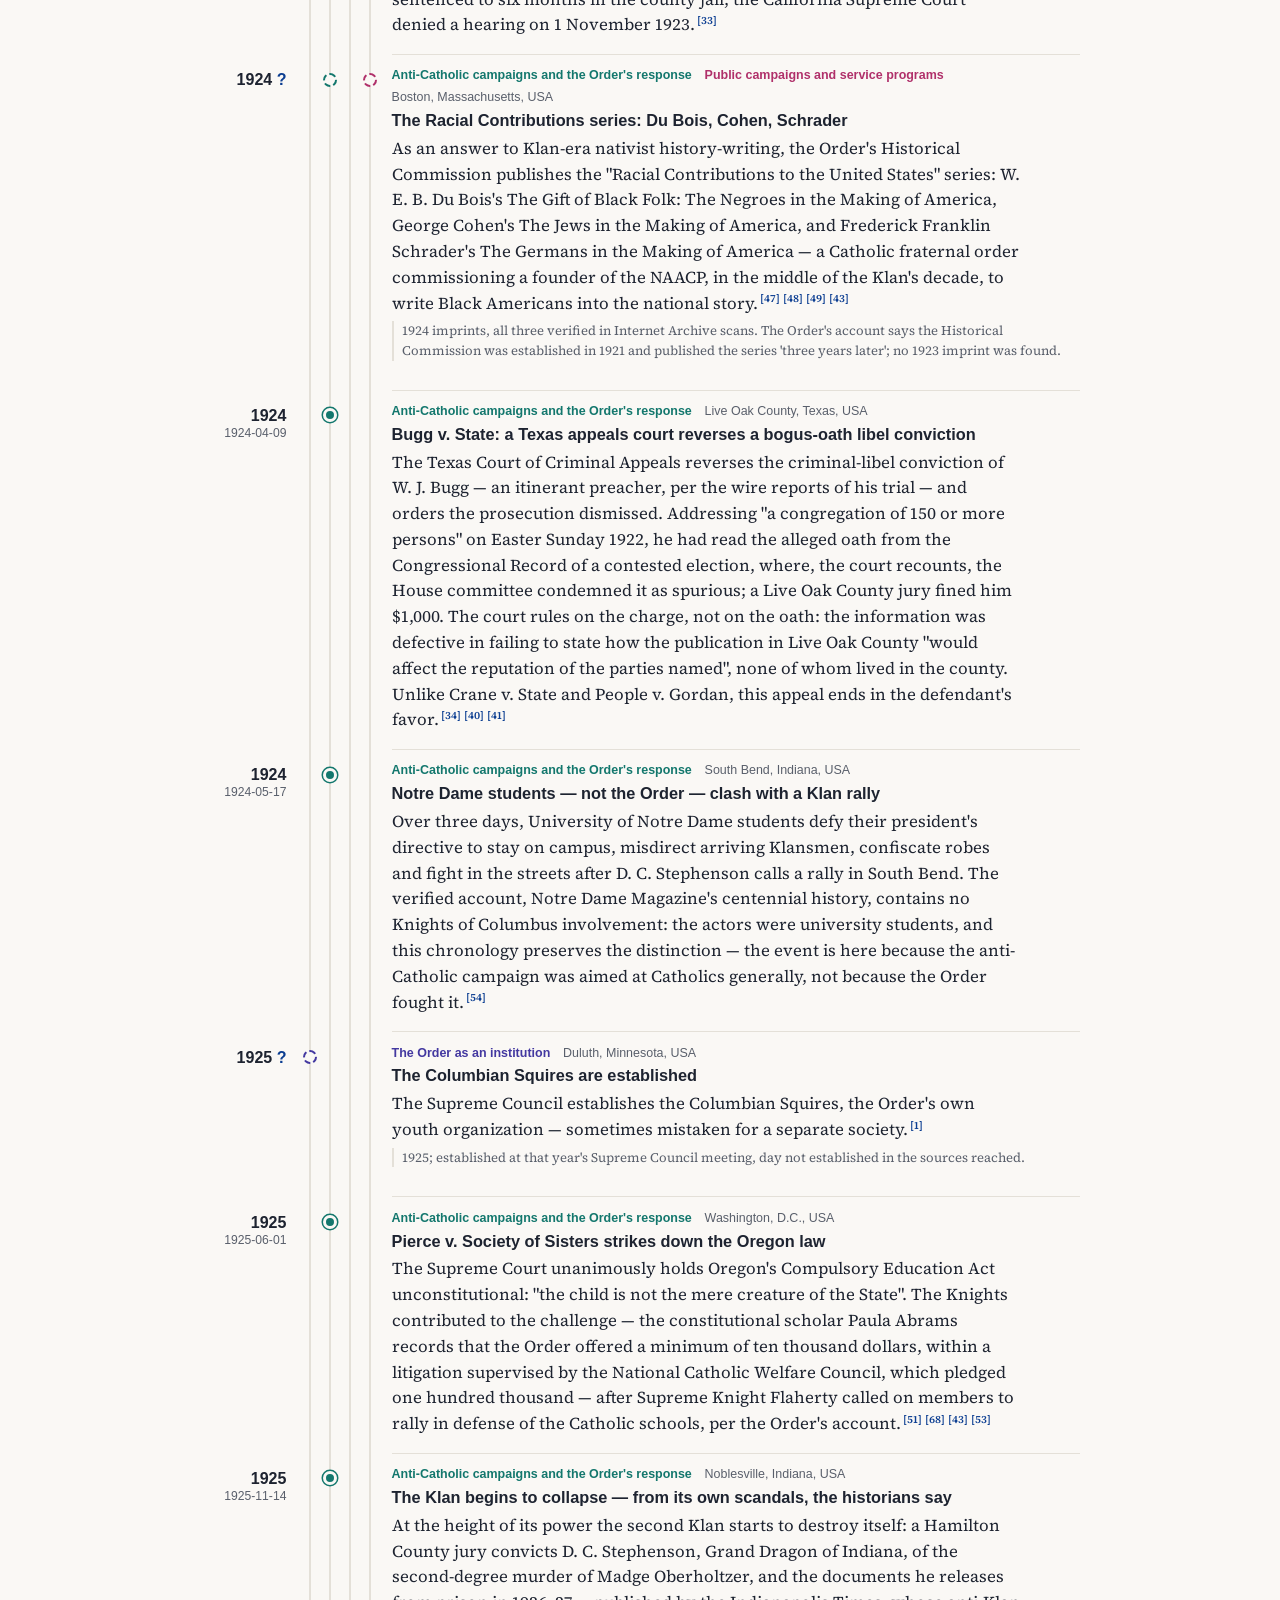
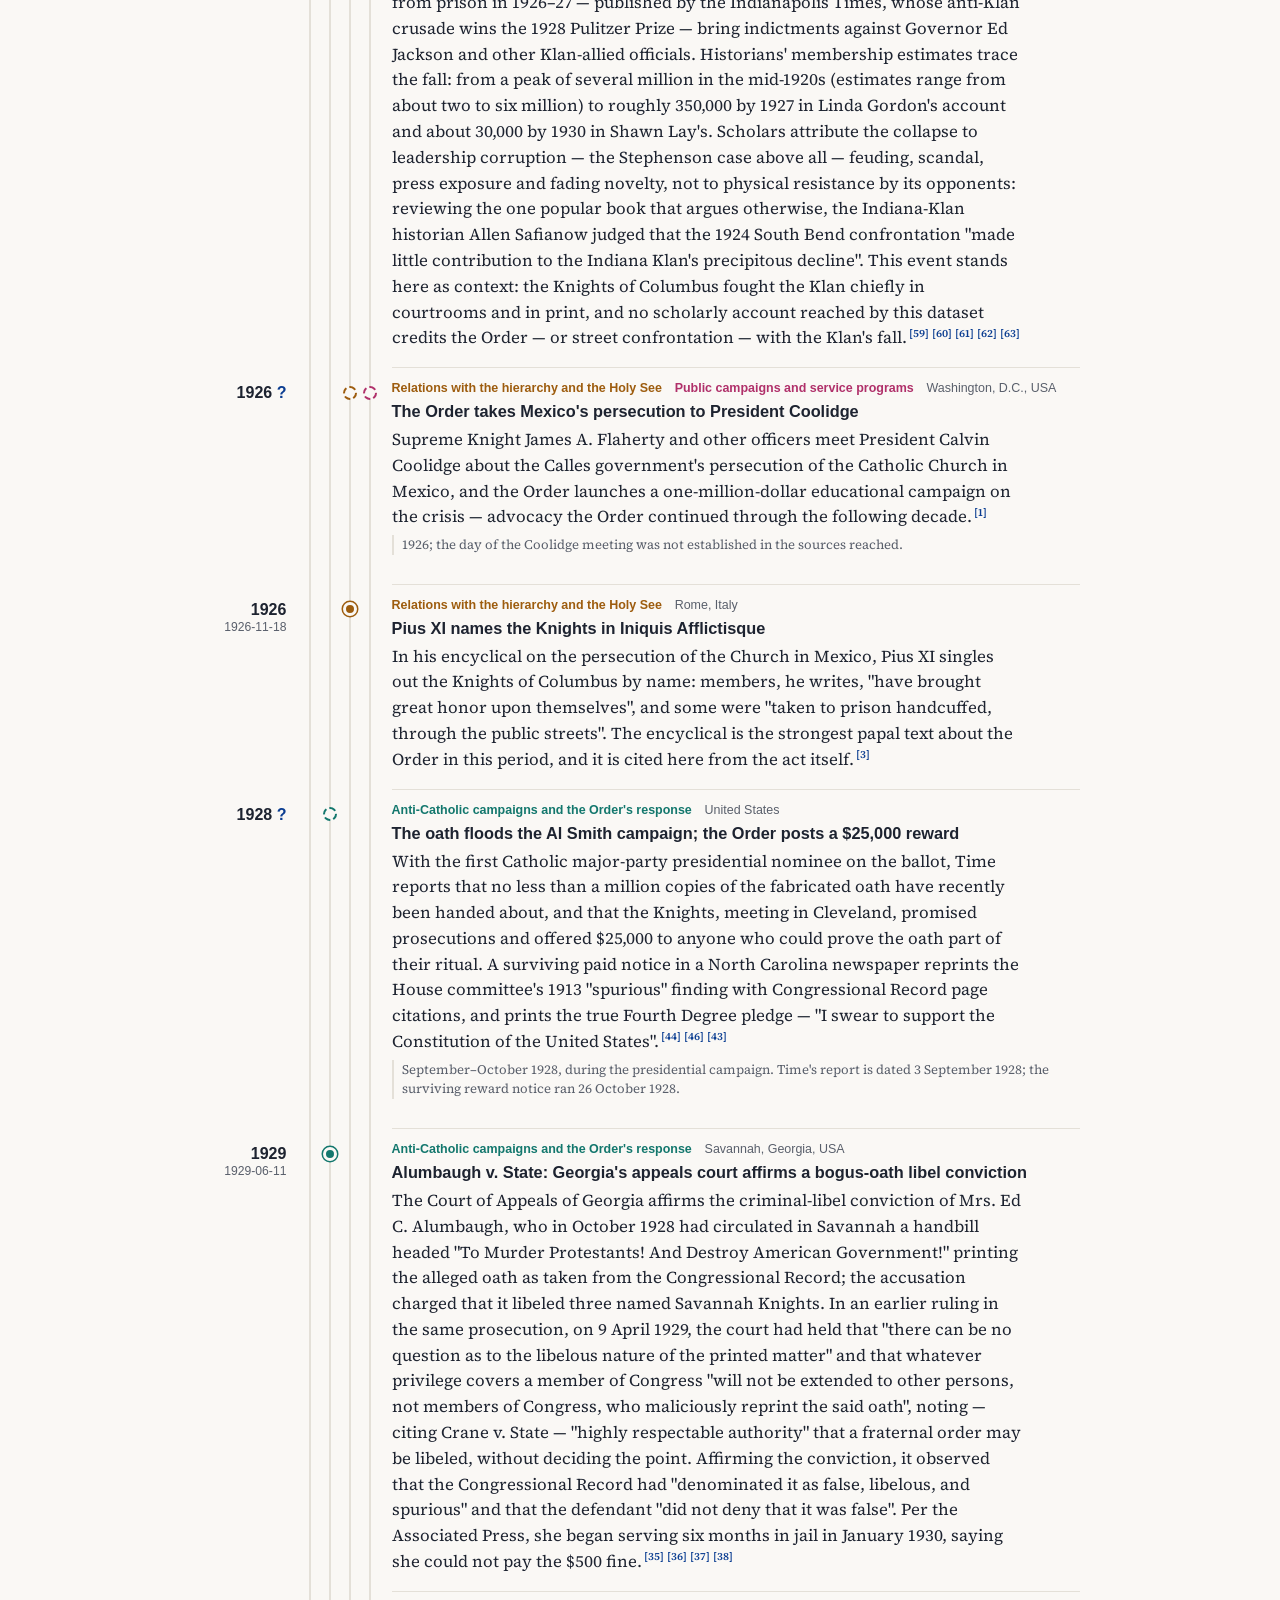
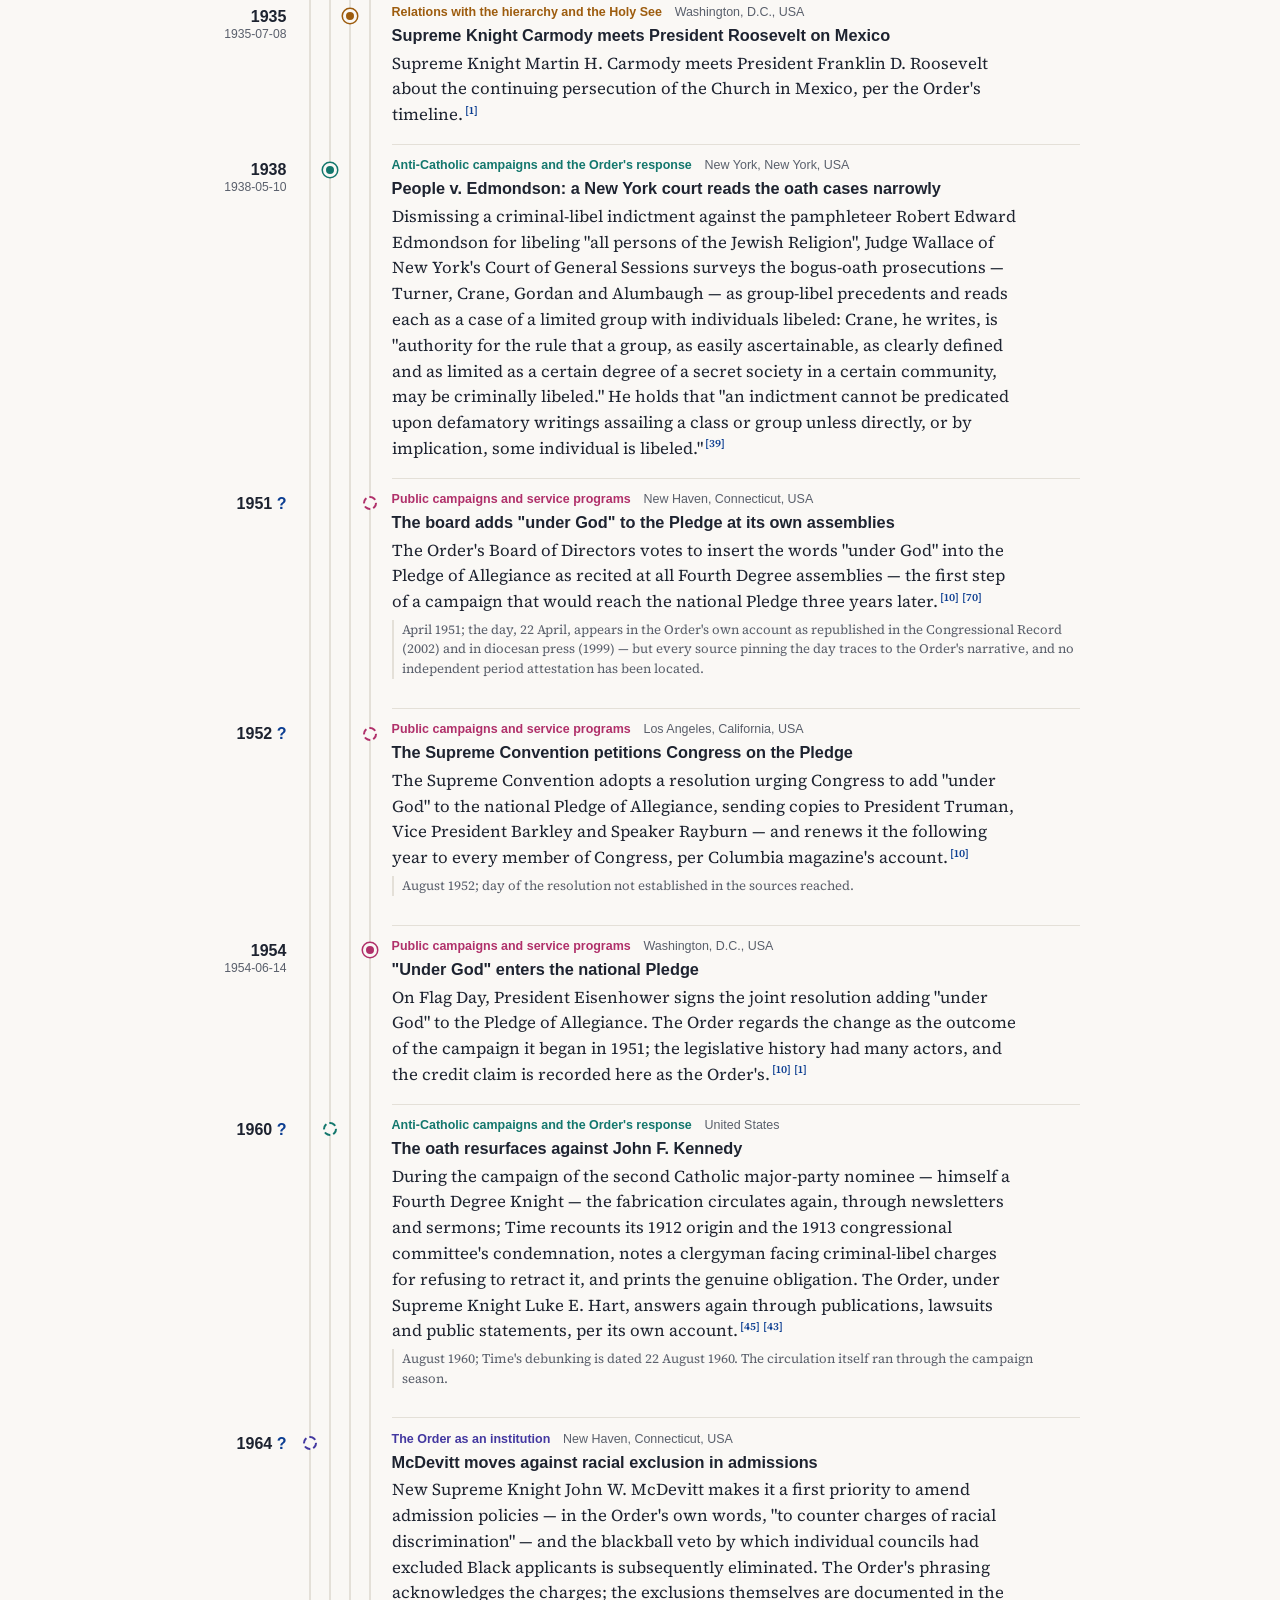
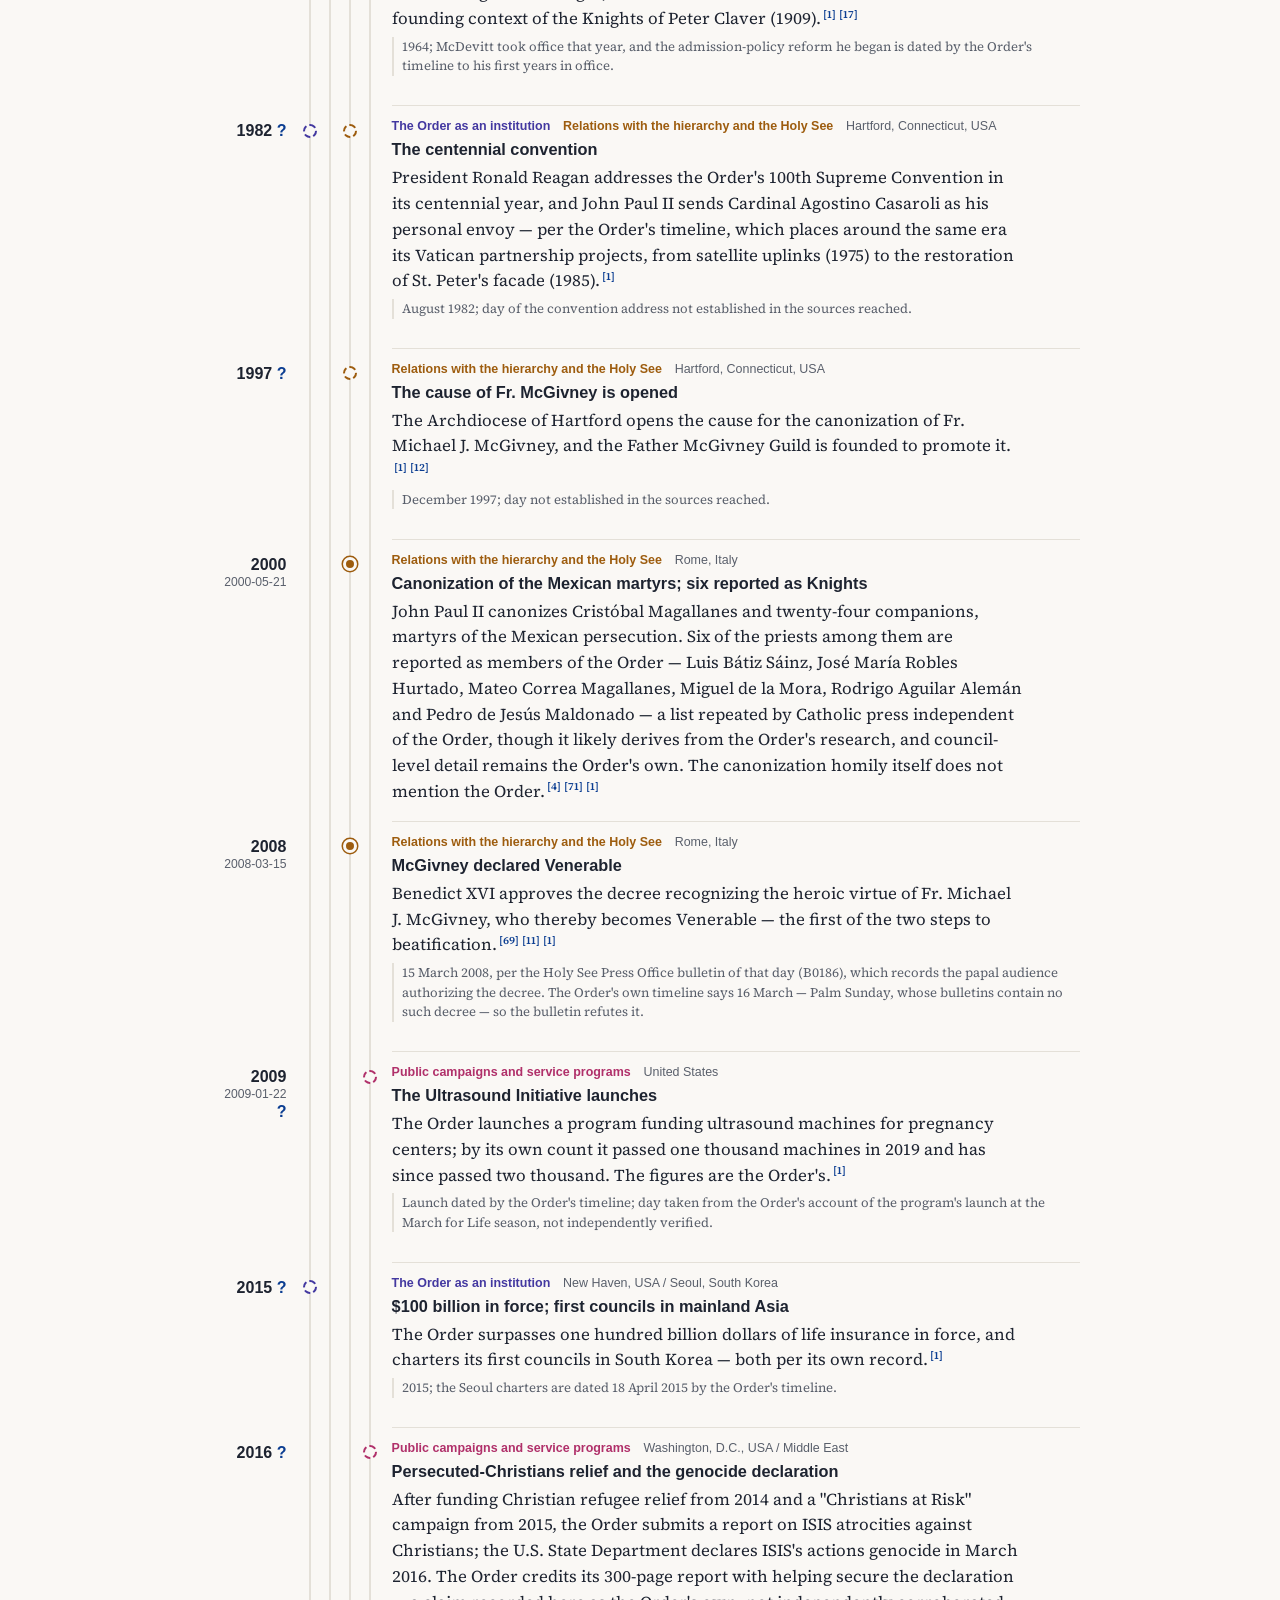
<file: docs/en/index.html>
<!DOCTYPE html>
<html lang="en">
<head>
  <meta charset="utf-8">
  <meta name="viewport" content="width=device-width, initial-scale=1">
  <title>Knights of Columbus — Chronology</title>
  <meta name="description" content="An open, source-referenced chronology of the Knights of Columbus, the Catholic fraternal benefit society founded in New Haven in 1882 — its institutional history, its relations with the popes, its public campaigns, and the documented conflict between the Order and organized anti-Catholicism in the United States, from the fabricated Fourth Degree oath of 1912 to the second Ku Klux Klan and its echoes.">
  <!-- Google tag (gtag.js) -->
  <script async src="https://www.googletagmanager.com/gtag/js?id=G-R9LV1QZHVE"></script>
  <script>
    window.dataLayer = window.dataLayer || [];
    function gtag(){dataLayer.push(arguments);}
    gtag('js', new Date());
    gtag('config', 'G-R9LV1QZHVE');
  </script>
  <link rel="stylesheet" href="../styles.css">
  <script src="../river.js" defer></script>
  <script src="../cite.js" defer data-label="Reference" data-all="All references"></script>
  <link rel="canonical" href="https://cronologia.github.io/kofc/en/">
  <link rel="alternate" hreflang="en" href="https://cronologia.github.io/kofc/en/">
  <link rel="alternate" hreflang="es" href="https://cronologia.github.io/kofc/es/">
  <link rel="alternate" hreflang="pt" href="https://cronologia.github.io/kofc/pt/">
  <link rel="alternate" hreflang="x-default" href="https://cronologia.github.io/kofc/">
  <meta property="og:type" content="website">
  <meta property="og:site_name" content="Knights of Columbus — Chronology">
  <meta property="og:locale" content="en_US">
  <meta property="og:title" content="Knights of Columbus — Chronology">
  <meta property="og:description" content="An open, source-referenced chronology of the Knights of Columbus, the Catholic fraternal benefit society founded in New Haven in 1882 — its institutional history, its relations with the popes, its public campaigns, and the documented conflict between the Order and organized anti-Catholicism in the United States, from the fabricated Fourth Degree oath of 1912 to the second Ku Klux Klan and its echoes.">
  <meta property="og:url" content="https://cronologia.github.io/kofc/en/">
  <meta name="twitter:card" content="summary">
  <meta name="twitter:title" content="Knights of Columbus — Chronology">
  <meta name="twitter:description" content="An open, source-referenced chronology of the Knights of Columbus, the Catholic fraternal benefit society founded in New Haven in 1882 — its institutional history, its relations with the popes, its public campaigns, and the documented conflict between the Order and organized anti-Catholicism in the United States, from the fabricated Fourth Degree oath of 1912 to the second Ku Klux Klan and its echoes.">
  <script type="application/ld+json">
  {
    "@context": "https://schema.org",
    "@type": "WebSite",
    "name": "Knights of Columbus — Chronology",
    "description": "An open, source-referenced chronology of the Knights of Columbus, the Catholic fraternal benefit society founded in New Haven in 1882 — its institutional history, its relations with the popes, its public campaigns, and the documented conflict between the Order and organized anti-Catholicism in the United States, from the fabricated Fourth Degree oath of 1912 to the second Ku Klux Klan and its echoes.",
    "url": "https://cronologia.github.io/kofc/en/",
    "inLanguage": "en"
  }
  </script>
</head>
<body>
  <header class="site-header">
    <div class="wrap">
      <nav class="lang-switch" aria-label="Language"><span class="lang-current" aria-current="true">EN</span><a href="../es/" hreflang="es">ES</a><a href="../pt/" hreflang="pt">PT</a></nav>
      <h1>Knights of Columbus — Chronology</h1>
      <p class="subtitle">Chronology of the Knights of Columbus — the founding, the growth of the Order, its dealings with the Holy See, and the anti-Catholic campaigns against it in the United States, including the fabricated &quot;bogus oath&quot; and the Ku Klux Klan</p>
      <p class="lead">An open, source-referenced chronology of the Knights of Columbus, the Catholic fraternal benefit society founded in New Haven in 1882 — its institutional history, its relations with the popes, its public campaigns, and the documented conflict between the Order and organized anti-Catholicism in the United States, from the fabricated Fourth Degree oath of 1912 to the second Ku Klux Klan and its echoes.</p>
      <p class="updated">Last updated: 2026-08-10</p>
      <div class="viz-chips">
        <a href="#threads">🧵 Threads</a>
        <a href="#chronology">📜 Chronology</a>
      </div>
    </div>
  </header>

  <nav class="site-nav">
    <div class="wrap">
      <a href="#about">About</a>
      <a href="#chronology">Chronology</a>
      <a href="#threads">Storylines</a>
      <a href="#conflict-dossier">The Klan dossier</a>
      <a href="#figures">Key figures</a>
      <a href="#organizations">Organizations</a>
      <a href="#disambiguation">Disambiguation</a>
      <a href="#references">References</a>
    </div>
  </nav>

  <main class="wrap">
    <section id="about">
      <h2>About</h2>
      <p class="notice">Work-in-progress dataset compiled from public sources (see references). Institutional events lean on the Order&#39;s own centennial timeline and are attributed as the Order&#39;s account where the Order is crediting itself; figures for membership, insurance and charitable giving are time-stamped, because they change every year. The anti-Catholic-conflict thread rests on period primary documents where they were reached — the Congressional Record, contemporary newspapers, the Supreme Court&#39;s opinion, archival scans of the books themselves — and on named scholarship elsewhere. The fabricated &quot;bogus oath&quot; is documented here as a fabrication: that finding belongs to the House of Representatives (1913) and the courts, and the dataset cites the acts, not the slur. Day-level dates that rest on a single tertiary source are flagged with a ? mark. Contested characterizations are attributed to their authors; where sources disagree — the February 1882 founding day, the founding rationale of the Knights of Peter Claver — the dataset records the disagreement instead of resolving it. Corrections against primary sources are welcome.</p>
      <dl class="facts">
        <dt>What it is</dt>
        <dd>A Catholic fraternal benefit society of lay men, founded in New Haven, Connecticut, in 1881–82 — a mutual-aid and insurance organization built around the principles of charity, unity and fraternity, with patriotism added with the Fourth Degree in 1900.<sup class="cite"><a href="#ref-1" title="Reference 1">[1]</a> <a href="#ref-8" title="Reference 8">[8]</a> <a href="#ref-5" title="Reference 5">[5]</a></sup></dd>
        <dt>Founder</dt>
        <dd>Blessed Michael J. McGivney (1852–1890), a 29-year-old curate of St. Mary&#39;s Church, New Haven, son of Irish immigrants; he died at 38 and was beatified on 31 October 2020.<sup class="cite"><a href="#ref-12" title="Reference 12">[12]</a> <a href="#ref-13" title="Reference 13">[13]</a></sup></dd>
        <dt>First meeting</dt>
        <dd>2 October 1881, in the basement of St. Mary&#39;s Church, New Haven — a group of laymen convened by Fr. McGivney to plan a Catholic mutual-benefit society.<sup class="cite"><a href="#ref-1" title="Reference 1">[1]</a> <a href="#ref-9" title="Reference 9">[9]</a></sup></dd>
        <dt>Charter</dt>
        <dd>29 March 1882, by act of the Connecticut General Assembly — the date the Order marks as Founder&#39;s Day.<sup class="cite"><a href="#ref-9" title="Reference 9">[9]</a> <a href="#ref-1" title="Reference 1">[1]</a></sup></dd>
        <dt>Original purpose</dt>
        <dd>The 1913 Catholic Encyclopedia states it: to develop a practical Catholicity among members, to promote Catholic education and charity, and through its insurance department to furnish at least temporary financial aid to the families of deceased members.<sup class="cite"><a href="#ref-8" title="Reference 8">[8]</a></sup></dd>
        <dt>Governance</dt>
        <dd>A Supreme Knight and Supreme Council/Board of Directors, headquartered in New Haven, Connecticut; local units are councils. Fourteen men have held the office of Supreme Knight since 1882.<sup class="cite"><a href="#ref-5" title="Reference 5">[5]</a> <a href="#ref-2" title="Reference 2">[2]</a></sup></dd>
        <dt>Scale (2025, per the Order)</dt>
        <dd>About 2.2 million members in some 17,000 councils; $124 billion of life insurance in force; the Order reports over $200 million donated and 48 million volunteer hours in 2025. Figures are the Order&#39;s own and change yearly.<sup class="cite"><a href="#ref-2" title="Reference 2">[2]</a></sup></dd>
        <dt>Scale (2024, reported)</dt>
        <dd>At the 142nd Supreme Convention (August 2024) the Order reported 2.1 million members, 92,000 of them new that year, a record $190 million in charitable giving and 47 million volunteer hours.<sup class="cite"><a href="#ref-15" title="Reference 15">[15]</a></sup></dd>
        <dt>Expansion</dt>
        <dd>Canada from 1897 (Montreal), Mexico and the Philippines from 1905, Panama and Cuba from 1909, Poland from 2006, South Korea from 2015 — the Order&#39;s own council-charter record.<sup class="cite"><a href="#ref-1" title="Reference 1">[1]</a></sup></dd>
        <dt>The &quot;bogus oath&quot;</dt>
        <dd>A fabricated Fourth Degree oath circulated from 1912 to defame the Order as a murderous conspiracy. A committee of the U.S. House of Representatives found it spurious in 1913, and publishers who circulated it were convicted of criminal libel; the Klan of the 1920s circulated it anyway, and it resurfaced in the presidential campaigns of 1928 and 1960.<sup class="cite"><a href="#ref-1" title="Reference 1">[1]</a> <a href="#ref-25" title="Reference 25">[25]</a></sup></dd>
      </dl>
    </section>

    <section id="chronology" class="river rv-lanes">
      <h2>Chronology</h2>
      <p class="section-intro">Key events in chronological order. A <span class="flag">?</span> flag marks
      dates not yet verified against a primary source.</p>
      <div class="rv-bar">
        <div class="rv-controls" role="group" aria-label="Filter the chronology" hidden>
          <label class="rv-chip rv-l0"><input type="checkbox" data-lane="institution" checked><span class="rv-sw"></span>The Order as an institution</label>
          <label class="rv-chip rv-l1"><input type="checkbox" data-lane="anti-catholic-conflict" checked><span class="rv-sw"></span>Anti-Catholic campaigns and the Order&#39;s response</label>
          <label class="rv-chip rv-l2"><input type="checkbox" data-lane="church-relations" checked><span class="rv-sw"></span>Relations with the hierarchy and the Holy See</label>
          <label class="rv-chip rv-l3"><input type="checkbox" data-lane="public-action" checked><span class="rv-sw"></span>Public campaigns and service programs</label>
          <label class="rv-chip rv-firm"><input type="checkbox" data-firm><span class="rv-sw"></span>Firm dates only</label>
          <label class="rv-find">Find <input type="search" autocomplete="off"></label>
          <p class="rv-status" aria-live="polite" data-all="all {n} events" data-some="{n} of {total} events shown" data-reading="Reading"></p>
        </div>
        <svg class="rv-ribbon" viewBox="-4 0 1008 62" preserveAspectRatio="xMinYMid meet" role="img" aria-label="Overview of all 57 events in 4 storylines; long gaps in the record are drawn as breaks">
          <rect class="rv-row" x="0" y="2" width="1000" height="9"/><rect class="rv-row" x="0" y="13" width="1000" height="9"/><rect class="rv-row" x="0" y="24" width="1000" height="9"/><rect class="rv-row" x="0" y="35" width="1000" height="9"/>
          <line class="rv-tick rv-l0" data-i="0" x1="10" x2="10" y1="3.5" y2="9.5"/><line class="rv-tick rv-l0" data-i="1" x1="16.7" x2="16.7" y1="3.5" y2="9.5"/><line class="rv-tick rv-l0" data-i="2" x1="16.7" x2="16.7" y1="3.5" y2="9.5"/><line class="rv-tick rv-l0" data-i="3" x1="16.7" x2="16.7" y1="3.5" y2="9.5"/><line class="rv-tick rv-l0" data-i="4" x1="70" x2="70" y1="3.5" y2="9.5"/><line class="rv-tick rv-l0 rv-u" data-i="5" x1="83.4" x2="83.4" y1="3.5" y2="9.5"/><line class="rv-tick rv-l2 rv-u" data-i="6" x1="103.4" x2="103.4" y1="25.5" y2="31.5"/><line class="rv-tick rv-l0" data-i="7" x1="116.7" x2="116.7" y1="3.5" y2="9.5"/><line class="rv-tick rv-l0" data-i="8" x1="136.6" x2="136.6" y1="3.5" y2="9.5"/><line class="rv-tick rv-l0 rv-u" data-i="9" x1="170" x2="170" y1="3.5" y2="9.5"/><line class="rv-tick rv-l0" data-i="10" x1="196.7" x2="196.7" y1="3.5" y2="9.5"/><line class="rv-tick rv-l1 rv-u" data-i="11" x1="216.7" x2="216.7" y1="14.5" y2="20.5"/><line class="rv-tick rv-l1" data-i="12" x1="223.3" x2="223.3" y1="14.5" y2="20.5"/><line class="rv-tick rv-l1 rv-u" data-i="13" x1="223.3" x2="223.3" y1="14.5" y2="20.5"/><line class="rv-tick rv-l1" data-i="14" x1="223.3" x2="223.3" y1="14.5" y2="20.5"/><line class="rv-tick rv-l1" data-i="15" x1="230" x2="230" y1="14.5" y2="20.5"/><line class="rv-tick rv-l0" data-i="15" x1="230" x2="230" y1="3.5" y2="9.5"/><line class="rv-tick rv-l1 rv-u" data-i="16" x1="230" x2="230" y1="14.5" y2="20.5"/><line class="rv-tick rv-l1" data-i="17" x1="230" x2="230" y1="14.5" y2="20.5"/><line class="rv-tick rv-l1" data-i="18" x1="236.7" x2="236.7" y1="14.5" y2="20.5"/><line class="rv-tick rv-l1 rv-u" data-i="19" x1="250" x2="250" y1="14.5" y2="20.5"/><line class="rv-tick rv-l3 rv-u" data-i="20" x1="250" x2="250" y1="36.5" y2="42.5"/><line class="rv-tick rv-l1" data-i="21" x1="250" x2="250" y1="14.5" y2="20.5"/><line class="rv-tick rv-l2" data-i="22" x1="270" x2="270" y1="25.5" y2="31.5"/><line class="rv-tick rv-l1" data-i="23" x1="276.7" x2="276.7" y1="14.5" y2="20.5"/><line class="rv-tick rv-l1" data-i="24" x1="283.4" x2="283.4" y1="14.5" y2="20.5"/><line class="rv-tick rv-l1 rv-u" data-i="25" x1="290" x2="290" y1="14.5" y2="20.5"/><line class="rv-tick rv-l1" data-i="26" x1="290" x2="290" y1="14.5" y2="20.5"/><line class="rv-tick rv-l1" data-i="27" x1="290" x2="290" y1="14.5" y2="20.5"/><line class="rv-tick rv-l1 rv-u" data-i="28" x1="296.7" x2="296.7" y1="14.5" y2="20.5"/><line class="rv-tick rv-l3 rv-u" data-i="28" x1="296.7" x2="296.7" y1="36.5" y2="42.5"/><line class="rv-tick rv-l1" data-i="29" x1="296.7" x2="296.7" y1="14.5" y2="20.5"/><line class="rv-tick rv-l1" data-i="30" x1="296.7" x2="296.7" y1="14.5" y2="20.5"/><line class="rv-tick rv-l0 rv-u" data-i="31" x1="303.4" x2="303.4" y1="3.5" y2="9.5"/><line class="rv-tick rv-l1" data-i="32" x1="303.4" x2="303.4" y1="14.5" y2="20.5"/><line class="rv-tick rv-l1" data-i="33" x1="303.4" x2="303.4" y1="14.5" y2="20.5"/><line class="rv-tick rv-l2 rv-u" data-i="34" x1="310.1" x2="310.1" y1="25.5" y2="31.5"/><line class="rv-tick rv-l3 rv-u" data-i="34" x1="310.1" x2="310.1" y1="36.5" y2="42.5"/><line class="rv-tick rv-l2" data-i="35" x1="310.1" x2="310.1" y1="25.5" y2="31.5"/><line class="rv-tick rv-l1 rv-u" data-i="36" x1="323.4" x2="323.4" y1="14.5" y2="20.5"/><line class="rv-tick rv-l1" data-i="37" x1="330.1" x2="330.1" y1="14.5" y2="20.5"/><line class="rv-tick rv-l2" data-i="38" x1="370" x2="370" y1="25.5" y2="31.5"/><line class="rv-tick rv-l1" data-i="39" x1="390" x2="390" y1="14.5" y2="20.5"/><line class="rv-tick rv-l3 rv-u" data-i="40" x1="476.7" x2="476.7" y1="36.5" y2="42.5"/><line class="rv-tick rv-l3 rv-u" data-i="41" x1="483.4" x2="483.4" y1="36.5" y2="42.5"/><line class="rv-tick rv-l3" data-i="42" x1="496.7" x2="496.7" y1="36.5" y2="42.5"/><line class="rv-tick rv-l1 rv-u" data-i="43" x1="536.6" x2="536.6" y1="14.5" y2="20.5"/><line class="rv-tick rv-l0 rv-u" data-i="44" x1="563.3" x2="563.3" y1="3.5" y2="9.5"/><line class="rv-tick rv-l0 rv-u" data-i="45" x1="683.4" x2="683.4" y1="3.5" y2="9.5"/><line class="rv-tick rv-l2 rv-u" data-i="45" x1="683.4" x2="683.4" y1="25.5" y2="31.5"/><line class="rv-tick rv-l2 rv-u" data-i="46" x1="783.3" x2="783.3" y1="25.5" y2="31.5"/><line class="rv-tick rv-l2" data-i="47" x1="803.3" x2="803.3" y1="25.5" y2="31.5"/><line class="rv-tick rv-l2" data-i="48" x1="856.7" x2="856.7" y1="25.5" y2="31.5"/><line class="rv-tick rv-l3 rv-u" data-i="49" x1="863.4" x2="863.4" y1="36.5" y2="42.5"/><line class="rv-tick rv-l0 rv-u" data-i="50" x1="903.4" x2="903.4" y1="3.5" y2="9.5"/><line class="rv-tick rv-l3 rv-u" data-i="51" x1="910.1" x2="910.1" y1="36.5" y2="42.5"/><line class="rv-tick rv-l1 rv-u" data-i="52" x1="923.4" x2="923.4" y1="14.5" y2="20.5"/><line class="rv-tick rv-l2" data-i="53" x1="936.6" x2="936.6" y1="25.5" y2="31.5"/><line class="rv-tick rv-l0" data-i="54" x1="943.3" x2="943.3" y1="3.5" y2="9.5"/><line class="rv-tick rv-l3 rv-u" data-i="55" x1="950" x2="950" y1="36.5" y2="42.5"/><line class="rv-tick rv-l0" data-i="56" x1="963.3" x2="963.3" y1="3.5" y2="9.5"/>
          <text class="rv-axis" x="0" y="59" text-anchor="start">1881</text><text class="rv-axis" x="1000" y="59" text-anchor="end">2024</text><rect class="rv-win" x="0" y="0" width="0" height="46"/>
        </svg>
      </div>
      <ol class="rv-list" style="--lanes:4">
        <li class="rv-e" id="decade-1880" data-i="0" data-lanes="institution" data-decade="1880s">
          <div class="rv-year">1881<small>1881-10-02</small></div>
          <div class="rv-node" aria-hidden="true"><i class="rv-l0" style="--k:0"></i></div>
          <div class="rv-card">
            <p class="rv-kick"><span class="rv-lane rv-l0">The Order as an institution</span><span>New Haven, Connecticut, USA</span></p>
            <h3>Fr. McGivney convenes the first meeting at St. Mary&#39;s</h3>
            <p class="rv-text">Fr. Michael J. McGivney, the 29-year-old curate of St. Mary&#39;s Church, gathers a group of laymen in the parish basement to plan a Catholic mutual-benefit society — a lay-led organization to unite Catholic men and provide for the families of deceased members, at a time when, as the Order&#39;s own history and independent accounts both note, Catholic men were joining secret fraternal societies the Church disapproved of, and industrial work left widows and orphans without support.<sup class="cite"><a href="#ref-1" title="Reference 1">[1]</a> <a href="#ref-9" title="Reference 9">[9]</a> <a href="#ref-5" title="Reference 5">[5]</a></sup></p>
          </div>
        </li>
        <li class="rv-e" data-i="1" data-lanes="institution" data-decade="1880s">
          <div class="rv-year">1882<small>1882-02-06</small></div>
          <div class="rv-node" aria-hidden="true"><i class="rv-l0" style="--k:0"></i></div>
          <div class="rv-card">
            <p class="rv-kick"><span class="rv-lane rv-l0">The Order as an institution</span><span>New Haven, Connecticut, USA</span></p>
            <h3>The first general meeting under the name &quot;Knights of Columbus&quot;</h3>
            <p class="rv-text">About sixty men meet at St. Mary&#39;s church, presided over by James T. Mullen — &quot;the first meeting of those interested in the Catholic organization known as the Knights of Columbus&quot;, a contemporaneous New Haven paper reports. The Order dates the choice of Columbus as patron to this meeting — a name that, in the reading the Order itself gives, claimed both Catholic identity and American patriotism at once, against the nativist argument that Catholics could not be full citizens.<sup class="cite"><a href="#ref-65" title="Reference 65">[65]</a> <a href="#ref-1" title="Reference 1">[1]</a> <a href="#ref-8" title="Reference 8">[8]</a></sup></p>
            <p class="date-note">6 February 1882: the New Haven Morning Journal and Courier of 8 February reports &quot;the first meeting of those interested in the Catholic organization known as the Knights of Columbus&quot; held the previous Monday. The 1913 Catholic Encyclopedia&#39;s tradition of 2 February has no period attestation this project has located; whether the name was chosen at the 6 February meeting or earlier is not settled.</p>
          </div>
        </li>
        <li class="rv-e" data-i="2" data-lanes="institution" data-decade="1880s">
          <div class="rv-year">1882<small>1882-03-29</small></div>
          <div class="rv-node" aria-hidden="true"><i class="rv-l0" style="--k:0"></i></div>
          <div class="rv-card">
            <p class="rv-kick"><span class="rv-lane rv-l0">The Order as an institution</span><span>Hartford, Connecticut, USA</span></p>
            <h3>The Connecticut legislature charters the Order</h3>
            <p class="rv-text">The Knights of Columbus are incorporated by act of the Connecticut General Assembly. The Order marks the date as Founder&#39;s Day.<sup class="cite"><a href="#ref-9" title="Reference 9">[9]</a> <a href="#ref-1" title="Reference 1">[1]</a></sup></p>
          </div>
        </li>
        <li class="rv-e" data-i="3" data-lanes="institution" data-decade="1880s">
          <div class="rv-year">1882<small>1882-05-15</small></div>
          <div class="rv-node" aria-hidden="true"><i class="rv-l0" style="--k:0"></i></div>
          <div class="rv-card">
            <p class="rv-kick"><span class="rv-lane rv-l0">The Order as an institution</span><span>New Haven, Connecticut, USA</span></p>
            <h3>San Salvador Council No. 1 is instituted</h3>
            <p class="rv-text">The first subordinate council of the Order is instituted at New Haven, per the 1913 Catholic Encyclopedia&#39;s account of the founding.<sup class="cite"><a href="#ref-8" title="Reference 8">[8]</a></sup></p>
          </div>
        </li>
        <li class="rv-e" id="decade-1890" data-i="4" data-lanes="institution" data-decade="1890s">
          <div class="rv-year">1890<small>1890-08-14</small></div>
          <div class="rv-node" aria-hidden="true"><i class="rv-l0" style="--k:0"></i></div>
          <div class="rv-card">
            <p class="rv-kick"><span class="rv-lane rv-l0">The Order as an institution</span><span>Thomaston, Connecticut, USA</span></p>
            <h3>Fr. McGivney dies at 38</h3>
            <p class="rv-text">Michael J. McGivney, by then pastor of St. Thomas Church in Thomaston, dies two days after his 38th birthday. The same-day obituary in the Waterbury Evening Democrat records an illness dating from the influenza of the previous winter, pneumonia in January, and a general decline thereafter; the McGivney Guild&#39;s account adds tuberculosis, an attribution recorded here as the Guild&#39;s.<sup class="cite"><a href="#ref-66" title="Reference 66">[66]</a> <a href="#ref-12" title="Reference 12">[12]</a> <a href="#ref-1" title="Reference 1">[1]</a></sup></p>
          </div>
        </li>
        <li class="rv-e rv-u" data-i="5" data-lanes="institution" data-decade="1890s">
          <div class="rv-year">1892 <span class="flag" title="Date not yet verified against a primary source">?</span></div>
          <div class="rv-node" aria-hidden="true"><i class="rv-l0" style="--k:0"></i></div>
          <div class="rv-card">
            <p class="rv-kick"><span class="rv-lane rv-l0">The Order as an institution</span><span>New Haven, Connecticut, USA</span></p>
            <h3>Associate members admitted; 6,000 Knights march for the Columbus quadricentennial</h3>
            <p class="rv-text">The Order opens membership to non-insurance &quot;associate&quot; members, and six thousand Knights march in New Haven&#39;s parade for the four-hundredth anniversary of Columbus&#39;s landing — both per the Order&#39;s centennial timeline.<sup class="cite"><a href="#ref-1" title="Reference 1">[1]</a></sup></p>
            <p class="date-note">1892; day not established in the sources reached.</p>
          </div>
        </li>
        <li class="rv-e rv-u" data-i="6" data-lanes="church-relations" data-decade="1890s">
          <div class="rv-year">1895 <span class="flag" title="Date not yet verified against a primary source">?</span></div>
          <div class="rv-node" aria-hidden="true"><i class="rv-l2" style="--k:2"></i></div>
          <div class="rv-card">
            <p class="rv-kick"><span class="rv-lane rv-l2">Relations with the hierarchy and the Holy See</span><span>Washington, D.C., USA</span></p>
            <h3>First Vatican acknowledgment: Archbishop Satolli&#39;s letter</h3>
            <p class="rv-text">The Apostolic Delegate to the United States, Archbishop Francesco Satolli, writes in praise of &quot;this splendid Catholic organization&quot; and gives it his blessing — the first acknowledgment of the Order from a representative of the Holy See, per the Order&#39;s timeline.<sup class="cite"><a href="#ref-1" title="Reference 1">[1]</a></sup></p>
            <p class="date-note">1895; day not established in the sources reached.</p>
          </div>
        </li>
        <li class="rv-e" data-i="7" data-lanes="institution" data-decade="1890s">
          <div class="rv-year">1897<small>1897-11-25</small></div>
          <div class="rv-node" aria-hidden="true"><i class="rv-l0" style="--k:0"></i></div>
          <div class="rv-card">
            <p class="rv-kick"><span class="rv-lane rv-l0">The Order as an institution</span><span>Montreal, Canada</span></p>
            <h3>First council outside the United States</h3>
            <p class="rv-text">Montreal Council 284 is chartered — the Order&#39;s first expansion beyond the United States.<sup class="cite"><a href="#ref-1" title="Reference 1">[1]</a></sup></p>
          </div>
        </li>
        <li class="rv-e" id="decade-1900" data-i="8" data-lanes="institution" data-decade="1900s">
          <div class="rv-year">1900<small>1900-02-22</small></div>
          <div class="rv-node" aria-hidden="true"><i class="rv-l0" style="--k:0"></i></div>
          <div class="rv-card">
            <p class="rv-kick"><span class="rv-lane rv-l0">The Order as an institution</span><span>New York City, USA</span></p>
            <h3>The Fourth Degree is exemplified for the first time</h3>
            <p class="rv-text">Eleven hundred Knights receive the new Fourth Degree, whose principle is patriotism, in New York City; 750 more follow in Boston that May. It is the Fourth Degree&#39;s ceremonial oath that the fabricators of the &quot;bogus oath&quot; would later claim to expose.<sup class="cite"><a href="#ref-1" title="Reference 1">[1]</a></sup></p>
          </div>
        </li>
        <li class="rv-e rv-u" data-i="9" data-lanes="institution" data-decade="1900s">
          <div class="rv-year">1905 <span class="flag" title="Date not yet verified against a primary source">?</span></div>
          <div class="rv-node" aria-hidden="true"><i class="rv-l0" style="--k:0"></i></div>
          <div class="rv-card">
            <p class="rv-kick"><span class="rv-lane rv-l0">The Order as an institution</span><span>Manila, Philippines / Mexico City, Mexico</span></p>
            <h3>First councils in the Philippines and Mexico</h3>
            <p class="rv-text">The Order&#39;s national directors grant a charter to a council in Manila, starting out, a New Haven paper reports, with about a hundred members, mostly American settlers; it becomes Manila Council 1000. In Mexico City, Supreme Knight Edward L. Hearn institutes Guadalupe Council 1050, by his own account in September; its charter class takes the degrees the following February, before some fifty visiting Knights from the United States. The two councils open the Order&#39;s presence in Asia and Latin America.<sup class="cite"><a href="#ref-83" title="Reference 83">[83]</a> <a href="#ref-84" title="Reference 84">[84]</a> <a href="#ref-85" title="Reference 85">[85]</a> <a href="#ref-1" title="Reference 1">[1]</a></sup></p>
            <p class="date-note">Manila&#39;s charter was granted at the national directors&#39; meeting of Monday 9 January 1905, per a New Haven paper two days later; the council&#39;s institution day is not attested in any period source reached. Guadalupe Council&#39;s institution in September 1905 rests on Supreme Knight Hearn&#39;s own reports, with no day given — a November 1905 Catholic report still spoke of it as forthcoming — and its charter class received the degrees on 21–22 February 1906.</p>
          </div>
        </li>
        <li class="rv-e" data-i="10" data-lanes="institution" data-decade="1900s">
          <div class="rv-year">1909<small>1909-11-07</small></div>
          <div class="rv-node" aria-hidden="true"><i class="rv-l0" style="--k:0"></i></div>
          <div class="rv-card">
            <p class="rv-kick"><span class="rv-lane rv-l0">The Order as an institution</span><span>Mobile, Alabama, USA</span></p>
            <h3>The Knights of Peter Claver are founded</h3>
            <p class="rv-text">Four Josephite priests and three Black Catholic laymen found the Knights of Peter Claver, a separate Black Catholic fraternal order. Why a separate order was needed is told differently by different sources: the National Catholic Register writes that it spread where Knights of Columbus councils had excluded Black men through blackball admission votes, while BlackPast.org attributes the founding to the Josephites&#39; concern about losing Black Catholics to the Elks and Masons, without mentioning the Knights of Columbus; the Claver order&#39;s own history page states no rationale. The dataset records the framings without resolving them.<sup class="cite"><a href="#ref-16" title="Reference 16">[16]</a> <a href="#ref-17" title="Reference 17">[17]</a> <a href="#ref-18" title="Reference 18">[18]</a></sup></p>
          </div>
        </li>
        <li class="rv-e rv-u" id="decade-1910" data-i="11" data-lanes="anti-catholic-conflict" data-decade="1910s">
          <div class="rv-year">1912 <span class="flag" title="Date not yet verified against a primary source">?</span></div>
          <div class="rv-node" aria-hidden="true"><i class="rv-l1" style="--k:1"></i></div>
          <div class="rv-card">
            <p class="rv-kick"><span class="rv-lane rv-l1">Anti-Catholic campaigns and the Order&#39;s response</span><span>Pennsylvania, USA</span></p>
            <h3>A fabricated &quot;Fourth Degree oath&quot; enters a congressional election</h3>
            <p class="rv-text">During the contest for Pennsylvania&#39;s 7th district, a fabricated &quot;oath&quot; attributed to Fourth Degree Knights — pledging to hang, burn and strangle heretics — is circulated against the Democratic candidate Eugene C. Bonniwell, himself a Fourth Degree Knight. The winning Republican, Thomas S. Butler, stated for the record that he &quot;did not believe in its truthfulness&quot; and called the document spurious. Surviving broadsides of the fabrication are headed &quot;Taken from the Congressional Record of February 15&quot; — borrowing the authority of the very record that condemned it.<sup class="cite"><a href="#ref-25" title="Reference 25">[25]</a> <a href="#ref-64" title="Reference 64">[64]</a> <a href="#ref-44" title="Reference 44">[44]</a></sup></p>
            <p class="date-note">October–November 1912, during the congressional campaign; sources disagree on where the text first appeared — Time in 1928 wrote that it &#39;was circulated first in Chester County, Pa., about 1912&#39;, while Time in 1960 traced it to a tract mailed from Aurora, Missouri. Authorship is unknown per all sources reached.</p>
          </div>
        </li>
        <li class="rv-e" data-i="12" data-lanes="anti-catholic-conflict" data-decade="1910s">
          <div class="rv-year">1913<small>1913-02-15</small></div>
          <div class="rv-node" aria-hidden="true"><i class="rv-l1" style="--k:1"></i></div>
          <div class="rv-card">
            <p class="rv-kick"><span class="rv-lane rv-l1">Anti-Catholic campaigns and the Order&#39;s response</span><span>Washington, D.C., USA</span></p>
            <h3>A House committee brands the oath &quot;spurious&quot;</h3>
            <p class="rv-text">In the contested-election case of Bonniwell v. Butler, the House Committee on Elections No. 1 reports to the full House; the report, printed in the Congressional Record of 15 February 1913, reproduces the fabricated oath as an exhibit and Butler&#39;s repudiation of it. The committee&#39;s words, read on page 3221 of the Record itself: &quot;This committee can not condemn too strongly the publication of the false and libelous article... which was the spurious Knights of Columbus oath, a copy of which is appended to the paper.&quot; This is the primary public debunking act, and the document later distributors would misrepresent as congressional endorsement.<sup class="cite"><a href="#ref-25" title="Reference 25">[25]</a> <a href="#ref-26" title="Reference 26">[26]</a> <a href="#ref-46" title="Reference 46">[46]</a></sup></p>
          </div>
        </li>
        <li class="rv-e rv-u" data-i="13" data-lanes="anti-catholic-conflict" data-decade="1910s">
          <div class="rv-year">1913<small>1913-02-18</small> <span class="flag" title="Date not yet verified against a primary source">?</span></div>
          <div class="rv-node" aria-hidden="true"><i class="rv-l1" style="--k:1"></i></div>
          <div class="rv-card">
            <p class="rv-kick"><span class="rv-lane rv-l1">Anti-Catholic campaigns and the Order&#39;s response</span><span>St. John&#39;s, Newfoundland</span></p>
            <h3>First criminal-libel trial over the oath: Charles A. Swift</h3>
            <p class="rv-text">Charles A. Swift is tried for criminal libel in the Central District Court of St. John&#39;s for publishing and circulating the oath. Per the trial record as reprinted by the Order, Swift admitted the charge and expressed &quot;very deep regret... that I should have been led to believe through false representations that this was the oath of the Knights of Columbus&quot;.<sup class="cite"><a href="#ref-26" title="Reference 26">[26]</a> <a href="#ref-27" title="Reference 27">[27]</a></sup></p>
            <p class="date-note">18 February 1913 per the Order&#39;s 1914 pamphlet, which reprints the trial record; the Catholic Bulletin of St. Paul reported the arrest on 15 February. The pamphlet is the Order&#39;s own publication, and the account is attributed to it.</p>
          </div>
        </li>
        <li class="rv-e" data-i="14" data-lanes="anti-catholic-conflict" data-decade="1910s">
          <div class="rv-year">1913<small>1913-02-19</small></div>
          <div class="rv-node" aria-hidden="true"><i class="rv-l1" style="--k:1"></i></div>
          <div class="rv-card">
            <p class="rv-kick"><span class="rv-lane rv-l1">Anti-Catholic campaigns and the Order&#39;s response</span><span>Philadelphia, Pennsylvania, USA</span></p>
            <h3>Philadelphia arrests: the printer and the distributor</h3>
            <p class="rv-text">Printer Charles Megonegal and barber Clarence H. Stage are arrested for criminal libel and conspiracy over the bogus oath, on the affidavit of a Knight; a magistrate holds Megonegal in $2,000 bail and Stage in $1,000. At the hearing, per the period Catholic press and the Order&#39;s pamphlet, Megonegal said he had bought copies of the oath in bulk from The Menace, the anti-Catholic weekly of Aurora, Missouri, before printing his own.<sup class="cite"><a href="#ref-75" title="Reference 75">[75]</a> <a href="#ref-76" title="Reference 76">[76]</a> <a href="#ref-27" title="Reference 27">[27]</a> <a href="#ref-26" title="Reference 26">[26]</a> <a href="#ref-77" title="Reference 77">[77]</a></sup></p>
            <p class="date-note">The arrests fall on 19 February 1913: an Associated Press dispatch datelined that day reports them &quot;here today&quot;, and the New Haven Union of the 20th says &quot;yesterday&quot;. The magistrate&#39;s hearing was set for the next day — the 20 February the Order&#39;s pamphlet gives — but a Joplin Tribune special reprinted by The Menace is datelined 21 February; the hearing day is not independently fixed.</p>
          </div>
        </li>
        <li class="rv-e" data-i="15" data-lanes="anti-catholic-conflict institution" data-decade="1910s">
          <div class="rv-year">1914</div>
          <div class="rv-node" aria-hidden="true"><i class="rv-l1" style="--k:1"></i><i class="rv-l0" style="--k:0"></i></div>
          <div class="rv-card">
            <p class="rv-kick"><span class="rv-lane rv-l1">Anti-Catholic campaigns and the Order&#39;s response</span><span class="rv-lane rv-l0">The Order as an institution</span><span>St. Paul, Minnesota, USA</span></p>
            <h3>The Commission on Religious Prejudices is created</h3>
            <p class="rv-text">The Supreme Council, meeting at St. Paul in August 1914, authorizes up to fifty thousand dollars &quot;to study the causes, investigate conditions and suggest remedies for the religious prejudice that has been manifest through press and rostrum&quot; and directs the appointment of a five-member Commission on Religious Prejudices — the resolution as the Commission&#39;s own 1915 report prints it. The Kentucky industrialist Patrick Henry Callahan chairs it from October 1914. The Order&#39;s chosen instrument against the slander campaign is study and publicity, not litigation alone.<sup class="cite"><a href="#ref-42" title="Reference 42">[42]</a> <a href="#ref-57" title="Reference 57">[57]</a> <a href="#ref-56" title="Reference 56">[56]</a></sup></p>
            <p class="date-note">August 1914, at the Supreme Council&#39;s annual convention in St. Paul, Minnesota, per the Commission&#39;s own published reports; the day is not stated there.</p>
          </div>
        </li>
        <li class="rv-e rv-u" data-i="16" data-lanes="anti-catholic-conflict" data-decade="1910s">
          <div class="rv-year">1914<small>1914-01-30</small> <span class="flag" title="Date not yet verified against a primary source">?</span></div>
          <div class="rv-node" aria-hidden="true"><i class="rv-l1" style="--k:1"></i></div>
          <div class="rv-card">
            <p class="rv-kick"><span class="rv-lane rv-l1">Anti-Catholic campaigns and the Order&#39;s response</span><span>Philadelphia, Pennsylvania, USA</span></p>
            <h3>Megonegal pleads guilty; &quot;evidence was introduced that the &#39;fake oath&#39; was utterly false&quot;</h3>
            <p class="rv-text">Before Judge Robert W. Wilson in Quarter Sessions Court, Megonegal pleads guilty and Stage nolo contendere; the prosecution — the district attorney assisted by Owen J. Roberts, the future Supreme Court justice — asked that sentence be suspended, the defendants pleading good faith in having received the &quot;oath&quot; from The Menace. The court record, per the Order&#39;s pamphlet, states that evidence was introduced that the fake oath was utterly false.<sup class="cite"><a href="#ref-26" title="Reference 26">[26]</a></sup></p>
            <p class="date-note">30 January 1914 per the Order&#39;s 1914 pamphlet, which reprints the proceedings; attributed to it.</p>
          </div>
        </li>
        <li class="rv-e" data-i="17" data-lanes="anti-catholic-conflict" data-decade="1910s">
          <div class="rv-year">1914<small>1914-07-29</small></div>
          <div class="rv-node" aria-hidden="true"><i class="rv-l1" style="--k:1"></i></div>
          <div class="rv-card">
            <p class="rv-kick"><span class="rv-lane rv-l1">Anti-Catholic campaigns and the Order&#39;s response</span><span>Waterville, Minnesota, USA</span></p>
            <h3>The Morrisons convicted; the real Fourth Degree obligation enters a court record</h3>
            <p class="rv-text">A jury — with the town&#39;s Methodist minister as foreman, as the secular local press noted — unanimously convicts A. M. and Garfield E. Morrison, father and son, Mankato newspaper editors, of criminal libel for charging that E. M. Lawless, editor of the Waterville Sentinel, had subscribed to the alleged oath. Supreme Secretary William J. McGinley placed the real Fourth Degree obligation in evidence, in what the press of the day called the first opportunity the Order had been given to put the real obligation on a court record. Sentence: thirty days each, without the option of a fine. On appeal to the district court at Le Sueur in February 1915, the Morrisons pleaded guilty and were fined twenty-five dollars each, per the Catholic press.<sup class="cite"><a href="#ref-72" title="Reference 72">[72]</a> <a href="#ref-73" title="Reference 73">[73]</a> <a href="#ref-74" title="Reference 74">[74]</a> <a href="#ref-28" title="Reference 28">[28]</a> <a href="#ref-26" title="Reference 26">[26]</a></sup></p>
          </div>
        </li>
        <li class="rv-e" data-i="18" data-lanes="anti-catholic-conflict" data-decade="1910s">
          <div class="rv-year">1915<small>1915-11-12</small></div>
          <div class="rv-node" aria-hidden="true"><i class="rv-l1" style="--k:1"></i></div>
          <div class="rv-card">
            <p class="rv-kick"><span class="rv-lane rv-l1">Anti-Catholic campaigns and the Order&#39;s response</span><span>Santa Cruz County, California, USA</span></p>
            <h3>People v. Turner: a California appeals court sustains a bogus-oath libel conviction</h3>
            <p class="rv-text">California&#39;s District Court of Appeal affirms the criminal-libel conviction of Henry S. Turner, publisher of The World-Issue, who in August 1914, during an election campaign in Santa Cruz County, had printed extracts of the alleged Fourth Degree oath. The court holds that the article &quot;in terms and in effect it refers to each and every member of the order of the degree named&quot;, and that a criminal libel &quot;may be upon a family or a class of persons if the tendency of the publication is to stir up riot and disorder&quot;; falsity was not contested — &quot;It is undisputed that the publication was false&quot;. The Catholic press reported a fine of two hundred dollars. It is the earliest reported appellate ruling on the oath this project has located; later oath cases in California and Georgia cite it.<sup class="cite"><a href="#ref-29" title="Reference 29">[29]</a> <a href="#ref-30" title="Reference 30">[30]</a></sup></p>
          </div>
        </li>
        <li class="rv-e rv-u" data-i="19" data-lanes="anti-catholic-conflict" data-decade="1910s">
          <div class="rv-year">1917 <span class="flag" title="Date not yet verified against a primary source">?</span></div>
          <div class="rv-node" aria-hidden="true"><i class="rv-l1" style="--k:1"></i></div>
          <div class="rv-card">
            <p class="rv-kick"><span class="rv-lane rv-l1">Anti-Catholic campaigns and the Order&#39;s response</span><span>United States</span></p>
            <h3>The Commission on Religious Prejudices issues its final report</h3>
            <p class="rv-text">The Commission publishes its reports for 1915–1917 and winds up its work. The Order&#39;s own timeline claims that between 1914 and 1917 the number of anti-Catholic publications dropped from sixty to fewer than five; the statistic is the Order&#39;s and has not been independently verified here.<sup class="cite"><a href="#ref-42" title="Reference 42">[42]</a> <a href="#ref-1" title="Reference 1">[1]</a></sup></p>
            <p class="date-note">The Commission&#39;s reports were published 1915–1917; the final report is dated 1917.</p>
          </div>
        </li>
        <li class="rv-e rv-u" data-i="20" data-lanes="public-action" data-decade="1910s">
          <div class="rv-year">1917 <span class="flag" title="Date not yet verified against a primary source">?</span></div>
          <div class="rv-node" aria-hidden="true"><i class="rv-l3" style="--k:3"></i></div>
          <div class="rv-card">
            <p class="rv-kick"><span class="rv-lane rv-l3">Public campaigns and service programs</span><span>United States and France</span></p>
            <h3>The K of C Huts of the First World War</h3>
            <p class="rv-text">After the United States enters the war, the Order opens recreation and welfare centers — the &quot;K of C Huts&quot; — for troops in training camps and at the front, under the motto &quot;Everybody Welcome, Everything Free&quot;, open to soldiers regardless of race or creed. The Order&#39;s own 1920 account itemizes the money: its independent drives raised over fourteen million dollars, its quota in the joint United War Work Campaign of 1918 was thirty million (negotiated down from a proposed fifty at the Secretary of War&#39;s insistence), and its officers handled war moneys &quot;amounting to nearly forty million dollars&quot; in all — figures that are the Order&#39;s own accounting, not an independent audit.<sup class="cite"><a href="#ref-1" title="Reference 1">[1]</a> <a href="#ref-7" title="Reference 7">[7]</a></sup></p>
            <p class="date-note">1917; the hut program began after the U.S. declaration of war on 6 April 1917.</p>
          </div>
        </li>
        <li class="rv-e" data-i="21" data-lanes="anti-catholic-conflict" data-decade="1910s">
          <div class="rv-year">1917<small>1917-08-27</small></div>
          <div class="rv-node" aria-hidden="true"><i class="rv-l1" style="--k:1"></i></div>
          <div class="rv-card">
            <p class="rv-kick"><span class="rv-lane rv-l1">Anti-Catholic campaigns and the Order&#39;s response</span><span>Oklahoma, USA</span></p>
            <h3>Crane v. State: an appellate court sustains a bogus-oath conviction</h3>
            <p class="rv-text">The Oklahoma Court of Criminal Appeals affirms Roy Crane&#39;s criminal-libel conviction for publishing and distributing a book containing the alleged oath, holding that libel of an identifiable class — the Fourth Degree Knights of the county — is actionable without naming every member, and that it sufficed to prove the purported oath false without disclosing the true obligation. Numerous witnesses had testified to the falsity of the charges.<sup class="cite"><a href="#ref-31" title="Reference 31">[31]</a> <a href="#ref-32" title="Reference 32">[32]</a></sup></p>
          </div>
        </li>
        <li class="rv-e" id="decade-1920" data-i="22" data-lanes="church-relations" data-decade="1920s">
          <div class="rv-year">1920<small>1920-08-28</small></div>
          <div class="rv-node" aria-hidden="true"><i class="rv-l2" style="--k:2"></i></div>
          <div class="rv-card">
            <p class="rv-kick"><span class="rv-lane rv-l2">Relations with the hierarchy and the Holy See</span><span>Rome, Italy</span></p>
            <h3>Benedict XV receives a Knights delegation</h3>
            <p class="rv-text">Pope Benedict XV receives 235 Knights in private audience after their unveiling of a Lafayette statue in Metz; at his request the Order later opens five youth recreation centers in Rome (1924–1927), per the Order&#39;s timeline.<sup class="cite"><a href="#ref-1" title="Reference 1">[1]</a></sup></p>
          </div>
        </li>
        <li class="rv-e" data-i="23" data-lanes="anti-catholic-conflict" data-decade="1920s">
          <div class="rv-year">1921<small>1921-08-11</small></div>
          <div class="rv-node" aria-hidden="true"><i class="rv-l1" style="--k:1"></i></div>
          <div class="rv-card">
            <p class="rv-kick"><span class="rv-lane rv-l1">Anti-Catholic campaigns and the Order&#39;s response</span><span>Birmingham, Alabama, USA</span></p>
            <h3>Fr. James E. Coyle, Knights chaplain, is shot dead by a Klansman</h3>
            <p class="rv-text">Methodist minister Edwin R. Stephenson shoots Fr. James E. Coyle — dean of north Alabama, per the next morning&#39;s front page; a charter member of Mobile Council 666 and chaplain of Birmingham Council 635, per the Order — an hour after Coyle officiated at the wedding of Stephenson&#39;s daughter to a Puerto Rican Catholic. That Stephenson was a Klansman, that the Klan paid for the defense — which included the future Supreme Court justice Hugo Black — and that the jury acquitted are details recorded per the Order&#39;s 2017 institutional history of the conflict.<sup class="cite"><a href="#ref-67" title="Reference 67">[67]</a> <a href="#ref-43" title="Reference 43">[43]</a></sup></p>
            <p class="date-note">11 August 1921: the Birmingham Age-Herald of 12 August carries the banner &quot;Father Coyle killed by minister&quot; and reports that he &quot;died last night&quot;.</p>
          </div>
        </li>
        <li class="rv-e" data-i="24" data-lanes="anti-catholic-conflict" data-decade="1920s">
          <div class="rv-year">1922<small>1922-11-07</small></div>
          <div class="rv-node" aria-hidden="true"><i class="rv-l1" style="--k:1"></i></div>
          <div class="rv-card">
            <p class="rv-kick"><span class="rv-lane rv-l1">Anti-Catholic campaigns and the Order&#39;s response</span><span>Oregon, USA</span></p>
            <h3>Oregon passes the Klan-backed Compulsory Education Act</h3>
            <p class="rv-text">Oregon voters approve an initiative eliminating private schooling for children aged eight to sixteen — a measure campaigned for by the Ku Klux Klan and allied groups, motivated, in the Education Next centennial account&#39;s words, by anti-immigrant and anti-Catholic views. The Klan-supported candidate Walter M. Pierce wins the governorship on the same ballot. The law, set to take effect in 1926, would have closed the Catholic schools.<sup class="cite"><a href="#ref-53" title="Reference 53">[53]</a></sup></p>
            <p class="date-note">7 November 1922: the date is stated in the Supreme Court&#39;s own opinion in Pierce v. Society of Sisters — &quot;the Compulsory Education Act adopted November 7, 1922... under the initiative provision of her Constitution by the voters of Oregon&quot;.</p>
          </div>
        </li>
        <li class="rv-e rv-u" data-i="25" data-lanes="anti-catholic-conflict" data-decade="1920s">
          <div class="rv-year">1923 <span class="flag" title="Date not yet verified against a primary source">?</span></div>
          <div class="rv-node" aria-hidden="true"><i class="rv-l1" style="--k:1"></i></div>
          <div class="rv-card">
            <p class="rv-kick"><span class="rv-lane rv-l1">Anti-Catholic campaigns and the Order&#39;s response</span><span>Indianapolis, Indiana, USA</span></p>
            <h3>The Klan press keeps the oath in circulation</h3>
            <p class="rv-text">The Fiery Cross, the Klan&#39;s Indianapolis weekly, engages the Knights of Columbus repeatedly across its 1922–1924 run — the digitized archive returns dozens of full-text matches for the Order and the &quot;alleged&quot; oath. The Klan paper is cited here as evidence of the Klan-era circulation battle, never for its claims.<sup class="cite"><a href="#ref-50" title="Reference 50">[50]</a></sup></p>
            <p class="date-note">The digitized run of the Fiery Cross covers 1922–1924; the items cited include a front-page piece of 2 April 1923 and an item of 8 August 1924. Content verified only via the archive&#39;s search index — snippets, not full page reads.</p>
          </div>
        </li>
        <li class="rv-e" data-i="26" data-lanes="anti-catholic-conflict" data-decade="1920s">
          <div class="rv-year">1923<small>1923-08-25</small></div>
          <div class="rv-node" aria-hidden="true"><i class="rv-l1" style="--k:1"></i></div>
          <div class="rv-card">
            <p class="rv-kick"><span class="rv-lane rv-l1">Anti-Catholic campaigns and the Order&#39;s response</span><span>Carnegie, Pennsylvania, USA</span></p>
            <h3>Carnegie repels a Klan march — town residents, not the Order</h3>
            <p class="rv-text">Some ten thousand Klansmen gather outside Carnegie for an initiation at Imperial Wizard Hiram Evans&#39;s behest, then march into the town, where residents — largely Irish Catholics — fight them street by street until Klansman Thomas R. Abbott is shot dead; a local Catholic undertaker was charged and never convicted, and Abbott&#39;s death became a Klan recruiting theme. Philip Jenkins&#39;s scholarly study treats Carnegie as the signal episode of Pennsylvania&#39;s nativist eruption. No reliable source ties the riot to the Knights of Columbus as an organization, and this dataset does not.<sup class="cite"><a href="#ref-52" title="Reference 52">[52]</a> <a href="#ref-55" title="Reference 55">[55]</a></sup></p>
          </div>
        </li>
        <li class="rv-e" data-i="27" data-lanes="anti-catholic-conflict" data-decade="1920s">
          <div class="rv-year">1923<small>1923-09-05</small></div>
          <div class="rv-node" aria-hidden="true"><i class="rv-l1" style="--k:1"></i></div>
          <div class="rv-card">
            <p class="rv-kick"><span class="rv-lane rv-l1">Anti-Catholic campaigns and the Order&#39;s response</span><span>San Francisco, California, USA</span></p>
            <h3>People v. Gordan: a California appeals court affirms a bogus-oath libel conviction</h3>
            <p class="rv-text">California&#39;s District Court of Appeal affirms the criminal-libel conviction of David J. Gordan, publisher of The Crusader, a magazine the court put at sixty to eighty thousand copies, which had reprinted the fabricated oath from the 1913 Congressional Record with no mention, the court noted, that the House committee had found it false. The court holds that the privilege for reports of official proceedings does not protect one who has &quot;willfully and maliciously distorted a statement found in a legislative publication by intentionally publishing fragmentary and incomplete parts thereof&quot;, and — relying in part on Crane v. State — that a libel against a class is punishable. Gordan had been sentenced to six months in the county jail; the California Supreme Court denied a hearing on 1 November 1923.<sup class="cite"><a href="#ref-33" title="Reference 33">[33]</a></sup></p>
          </div>
        </li>
        <li class="rv-e rv-u" data-i="28" data-lanes="anti-catholic-conflict public-action" data-decade="1920s">
          <div class="rv-year">1924 <span class="flag" title="Date not yet verified against a primary source">?</span></div>
          <div class="rv-node" aria-hidden="true"><i class="rv-l1" style="--k:1"></i><i class="rv-l3" style="--k:3"></i></div>
          <div class="rv-card">
            <p class="rv-kick"><span class="rv-lane rv-l1">Anti-Catholic campaigns and the Order&#39;s response</span><span class="rv-lane rv-l3">Public campaigns and service programs</span><span>Boston, Massachusetts, USA</span></p>
            <h3>The Racial Contributions series: Du Bois, Cohen, Schrader</h3>
            <p class="rv-text">As an answer to Klan-era nativist history-writing, the Order&#39;s Historical Commission publishes the &quot;Racial Contributions to the United States&quot; series: W. E. B. Du Bois&#39;s The Gift of Black Folk: The Negroes in the Making of America, George Cohen&#39;s The Jews in the Making of America, and Frederick Franklin Schrader&#39;s The Germans in the Making of America — a Catholic fraternal order commissioning a founder of the NAACP, in the middle of the Klan&#39;s decade, to write Black Americans into the national story.<sup class="cite"><a href="#ref-47" title="Reference 47">[47]</a> <a href="#ref-48" title="Reference 48">[48]</a> <a href="#ref-49" title="Reference 49">[49]</a> <a href="#ref-43" title="Reference 43">[43]</a></sup></p>
            <p class="date-note">1924 imprints, all three verified in Internet Archive scans. The Order&#39;s account says the Historical Commission was established in 1921 and published the series &#39;three years later&#39;; no 1923 imprint was found.</p>
          </div>
        </li>
        <li class="rv-e" data-i="29" data-lanes="anti-catholic-conflict" data-decade="1920s">
          <div class="rv-year">1924<small>1924-04-09</small></div>
          <div class="rv-node" aria-hidden="true"><i class="rv-l1" style="--k:1"></i></div>
          <div class="rv-card">
            <p class="rv-kick"><span class="rv-lane rv-l1">Anti-Catholic campaigns and the Order&#39;s response</span><span>Live Oak County, Texas, USA</span></p>
            <h3>Bugg v. State: a Texas appeals court reverses a bogus-oath libel conviction</h3>
            <p class="rv-text">The Texas Court of Criminal Appeals reverses the criminal-libel conviction of W. J. Bugg — an itinerant preacher, per the wire reports of his trial — and orders the prosecution dismissed. Addressing &quot;a congregation of 150 or more persons&quot; on Easter Sunday 1922, he had read the alleged oath from the Congressional Record of a contested election, where, the court recounts, the House committee condemned it as spurious; a Live Oak County jury fined him $1,000. The court rules on the charge, not on the oath: the information was defective in failing to state how the publication in Live Oak County &quot;would affect the reputation of the parties named&quot;, none of whom lived in the county. Unlike Crane v. State and People v. Gordan, this appeal ends in the defendant&#39;s favor.<sup class="cite"><a href="#ref-34" title="Reference 34">[34]</a> <a href="#ref-40" title="Reference 40">[40]</a> <a href="#ref-41" title="Reference 41">[41]</a></sup></p>
          </div>
        </li>
        <li class="rv-e" data-i="30" data-lanes="anti-catholic-conflict" data-decade="1920s">
          <div class="rv-year">1924<small>1924-05-17</small></div>
          <div class="rv-node" aria-hidden="true"><i class="rv-l1" style="--k:1"></i></div>
          <div class="rv-card">
            <p class="rv-kick"><span class="rv-lane rv-l1">Anti-Catholic campaigns and the Order&#39;s response</span><span>South Bend, Indiana, USA</span></p>
            <h3>Notre Dame students — not the Order — clash with a Klan rally</h3>
            <p class="rv-text">Over three days, University of Notre Dame students defy their president&#39;s directive to stay on campus, misdirect arriving Klansmen, confiscate robes and fight in the streets after D. C. Stephenson calls a rally in South Bend. The verified account, Notre Dame Magazine&#39;s centennial history, contains no Knights of Columbus involvement: the actors were university students, and this chronology preserves the distinction — the event is here because the anti-Catholic campaign was aimed at Catholics generally, not because the Order fought it.<sup class="cite"><a href="#ref-54" title="Reference 54">[54]</a></sup></p>
          </div>
        </li>
        <li class="rv-e rv-u" data-i="31" data-lanes="institution" data-decade="1920s">
          <div class="rv-year">1925 <span class="flag" title="Date not yet verified against a primary source">?</span></div>
          <div class="rv-node" aria-hidden="true"><i class="rv-l0" style="--k:0"></i></div>
          <div class="rv-card">
            <p class="rv-kick"><span class="rv-lane rv-l0">The Order as an institution</span><span>Duluth, Minnesota, USA</span></p>
            <h3>The Columbian Squires are established</h3>
            <p class="rv-text">The Supreme Council establishes the Columbian Squires, the Order&#39;s own youth organization — sometimes mistaken for a separate society.<sup class="cite"><a href="#ref-1" title="Reference 1">[1]</a></sup></p>
            <p class="date-note">1925; established at that year&#39;s Supreme Council meeting, day not established in the sources reached.</p>
          </div>
        </li>
        <li class="rv-e" data-i="32" data-lanes="anti-catholic-conflict" data-decade="1920s">
          <div class="rv-year">1925<small>1925-06-01</small></div>
          <div class="rv-node" aria-hidden="true"><i class="rv-l1" style="--k:1"></i></div>
          <div class="rv-card">
            <p class="rv-kick"><span class="rv-lane rv-l1">Anti-Catholic campaigns and the Order&#39;s response</span><span>Washington, D.C., USA</span></p>
            <h3>Pierce v. Society of Sisters strikes down the Oregon law</h3>
            <p class="rv-text">The Supreme Court unanimously holds Oregon&#39;s Compulsory Education Act unconstitutional: &quot;the child is not the mere creature of the State&quot;. The Knights contributed to the challenge — the constitutional scholar Paula Abrams records that the Order offered a minimum of ten thousand dollars, within a litigation supervised by the National Catholic Welfare Council, which pledged one hundred thousand — after Supreme Knight Flaherty called on members to rally in defense of the Catholic schools, per the Order&#39;s account.<sup class="cite"><a href="#ref-51" title="Reference 51">[51]</a> <a href="#ref-68" title="Reference 68">[68]</a> <a href="#ref-43" title="Reference 43">[43]</a> <a href="#ref-53" title="Reference 53">[53]</a></sup></p>
          </div>
        </li>
        <li class="rv-e" data-i="33" data-lanes="anti-catholic-conflict" data-decade="1920s">
          <div class="rv-year">1925<small>1925-11-14</small></div>
          <div class="rv-node" aria-hidden="true"><i class="rv-l1" style="--k:1"></i></div>
          <div class="rv-card">
            <p class="rv-kick"><span class="rv-lane rv-l1">Anti-Catholic campaigns and the Order&#39;s response</span><span>Noblesville, Indiana, USA</span></p>
            <h3>The Klan begins to collapse — from its own scandals, the historians say</h3>
            <p class="rv-text">At the height of its power the second Klan starts to destroy itself: a Hamilton County jury convicts D. C. Stephenson, Grand Dragon of Indiana, of the second-degree murder of Madge Oberholtzer, and the documents he releases from prison in 1926–27 — published by the Indianapolis Times, whose anti-Klan crusade wins the 1928 Pulitzer Prize — bring indictments against Governor Ed Jackson and other Klan-allied officials. Historians&#39; membership estimates trace the fall: from a peak of several million in the mid-1920s (estimates range from about two to six million) to roughly 350,000 by 1927 in Linda Gordon&#39;s account and about 30,000 by 1930 in Shawn Lay&#39;s. Scholars attribute the collapse to leadership corruption — the Stephenson case above all — feuding, scandal, press exposure and fading novelty, not to physical resistance by its opponents: reviewing the one popular book that argues otherwise, the Indiana-Klan historian Allen Safianow judged that the 1924 South Bend confrontation &quot;made little contribution to the Indiana Klan&#39;s precipitous decline&quot;. This event stands here as context: the Knights of Columbus fought the Klan chiefly in courtrooms and in print, and no scholarly account reached by this dataset credits the Order — or street confrontation — with the Klan&#39;s fall.<sup class="cite"><a href="#ref-59" title="Reference 59">[59]</a> <a href="#ref-60" title="Reference 60">[60]</a> <a href="#ref-61" title="Reference 61">[61]</a> <a href="#ref-62" title="Reference 62">[62]</a> <a href="#ref-63" title="Reference 63">[63]</a></sup></p>
          </div>
        </li>
        <li class="rv-e rv-u" data-i="34" data-lanes="church-relations public-action" data-decade="1920s">
          <div class="rv-year">1926 <span class="flag" title="Date not yet verified against a primary source">?</span></div>
          <div class="rv-node" aria-hidden="true"><i class="rv-l2" style="--k:2"></i><i class="rv-l3" style="--k:3"></i></div>
          <div class="rv-card">
            <p class="rv-kick"><span class="rv-lane rv-l2">Relations with the hierarchy and the Holy See</span><span class="rv-lane rv-l3">Public campaigns and service programs</span><span>Washington, D.C., USA</span></p>
            <h3>The Order takes Mexico&#39;s persecution to President Coolidge</h3>
            <p class="rv-text">Supreme Knight James A. Flaherty and other officers meet President Calvin Coolidge about the Calles government&#39;s persecution of the Catholic Church in Mexico, and the Order launches a one-million-dollar educational campaign on the crisis — advocacy the Order continued through the following decade.<sup class="cite"><a href="#ref-1" title="Reference 1">[1]</a></sup></p>
            <p class="date-note">1926; the day of the Coolidge meeting was not established in the sources reached.</p>
          </div>
        </li>
        <li class="rv-e" data-i="35" data-lanes="church-relations" data-decade="1920s">
          <div class="rv-year">1926<small>1926-11-18</small></div>
          <div class="rv-node" aria-hidden="true"><i class="rv-l2" style="--k:2"></i></div>
          <div class="rv-card">
            <p class="rv-kick"><span class="rv-lane rv-l2">Relations with the hierarchy and the Holy See</span><span>Rome, Italy</span></p>
            <h3>Pius XI names the Knights in Iniquis Afflictisque</h3>
            <p class="rv-text">In his encyclical on the persecution of the Church in Mexico, Pius XI singles out the Knights of Columbus by name: members, he writes, &quot;have brought great honor upon themselves&quot;, and some were &quot;taken to prison handcuffed, through the public streets&quot;. The encyclical is the strongest papal text about the Order in this period, and it is cited here from the act itself.<sup class="cite"><a href="#ref-3" title="Reference 3">[3]</a></sup></p>
          </div>
        </li>
        <li class="rv-e rv-u" data-i="36" data-lanes="anti-catholic-conflict" data-decade="1920s">
          <div class="rv-year">1928 <span class="flag" title="Date not yet verified against a primary source">?</span></div>
          <div class="rv-node" aria-hidden="true"><i class="rv-l1" style="--k:1"></i></div>
          <div class="rv-card">
            <p class="rv-kick"><span class="rv-lane rv-l1">Anti-Catholic campaigns and the Order&#39;s response</span><span>United States</span></p>
            <h3>The oath floods the Al Smith campaign; the Order posts a $25,000 reward</h3>
            <p class="rv-text">With the first Catholic major-party presidential nominee on the ballot, Time reports that no less than a million copies of the fabricated oath have recently been handed about, and that the Knights, meeting in Cleveland, promised prosecutions and offered $25,000 to anyone who could prove the oath part of their ritual. A surviving paid notice in a North Carolina newspaper reprints the House committee&#39;s 1913 &quot;spurious&quot; finding with Congressional Record page citations, and prints the true Fourth Degree pledge — &quot;I swear to support the Constitution of the United States&quot;.<sup class="cite"><a href="#ref-44" title="Reference 44">[44]</a> <a href="#ref-46" title="Reference 46">[46]</a> <a href="#ref-43" title="Reference 43">[43]</a></sup></p>
            <p class="date-note">September–October 1928, during the presidential campaign. Time&#39;s report is dated 3 September 1928; the surviving reward notice ran 26 October 1928.</p>
          </div>
        </li>
        <li class="rv-e" data-i="37" data-lanes="anti-catholic-conflict" data-decade="1920s">
          <div class="rv-year">1929<small>1929-06-11</small></div>
          <div class="rv-node" aria-hidden="true"><i class="rv-l1" style="--k:1"></i></div>
          <div class="rv-card">
            <p class="rv-kick"><span class="rv-lane rv-l1">Anti-Catholic campaigns and the Order&#39;s response</span><span>Savannah, Georgia, USA</span></p>
            <h3>Alumbaugh v. State: Georgia&#39;s appeals court affirms a bogus-oath libel conviction</h3>
            <p class="rv-text">The Court of Appeals of Georgia affirms the criminal-libel conviction of Mrs. Ed C. Alumbaugh, who in October 1928 had circulated in Savannah a handbill headed &quot;To Murder Protestants! And Destroy American Government!&quot; printing the alleged oath as taken from the Congressional Record; the accusation charged that it libeled three named Savannah Knights. In an earlier ruling in the same prosecution, on 9 April 1929, the court had held that &quot;there can be no question as to the libelous nature of the printed matter&quot; and that whatever privilege covers a member of Congress &quot;will not be extended to other persons, not members of Congress, who maliciously reprint the said oath&quot;, noting — citing Crane v. State — &quot;highly respectable authority&quot; that a fraternal order may be libeled, without deciding the point. Affirming the conviction, it observed that the Congressional Record had &quot;denominated it as false, libelous, and spurious&quot; and that the defendant &quot;did not deny that it was false&quot;. Per the Associated Press, she began serving six months in jail in January 1930, saying she could not pay the $500 fine.<sup class="cite"><a href="#ref-35" title="Reference 35">[35]</a> <a href="#ref-36" title="Reference 36">[36]</a> <a href="#ref-37" title="Reference 37">[37]</a> <a href="#ref-38" title="Reference 38">[38]</a></sup></p>
          </div>
        </li>
        <li class="rv-e" id="decade-1930" data-i="38" data-lanes="church-relations" data-decade="1930s">
          <div class="rv-year">1935<small>1935-07-08</small></div>
          <div class="rv-node" aria-hidden="true"><i class="rv-l2" style="--k:2"></i></div>
          <div class="rv-card">
            <p class="rv-kick"><span class="rv-lane rv-l2">Relations with the hierarchy and the Holy See</span><span>Washington, D.C., USA</span></p>
            <h3>Supreme Knight Carmody meets President Roosevelt on Mexico</h3>
            <p class="rv-text">Supreme Knight Martin H. Carmody meets President Franklin D. Roosevelt about the continuing persecution of the Church in Mexico, per the Order&#39;s timeline.<sup class="cite"><a href="#ref-1" title="Reference 1">[1]</a></sup></p>
          </div>
        </li>
        <li class="rv-e" data-i="39" data-lanes="anti-catholic-conflict" data-decade="1930s">
          <div class="rv-year">1938<small>1938-05-10</small></div>
          <div class="rv-node" aria-hidden="true"><i class="rv-l1" style="--k:1"></i></div>
          <div class="rv-card">
            <p class="rv-kick"><span class="rv-lane rv-l1">Anti-Catholic campaigns and the Order&#39;s response</span><span>New York, New York, USA</span></p>
            <h3>People v. Edmondson: a New York court reads the oath cases narrowly</h3>
            <p class="rv-text">Dismissing a criminal-libel indictment against the pamphleteer Robert Edward Edmondson for libeling &quot;all persons of the Jewish Religion&quot;, Judge Wallace of New York&#39;s Court of General Sessions surveys the bogus-oath prosecutions — Turner, Crane, Gordan and Alumbaugh — as group-libel precedents and reads each as a case of a limited group with individuals libeled: Crane, he writes, is &quot;authority for the rule that a group, as easily ascertainable, as clearly defined and as limited as a certain degree of a secret society in a certain community, may be criminally libeled.&quot; He holds that &quot;an indictment cannot be predicated upon defamatory writings assailing a class or group unless directly, or by implication, some individual is libeled.&quot;<sup class="cite"><a href="#ref-39" title="Reference 39">[39]</a></sup></p>
          </div>
        </li>
        <li class="rv-e rv-u" id="decade-1950" data-i="40" data-lanes="public-action" data-decade="1950s">
          <div class="rv-year">1951 <span class="flag" title="Date not yet verified against a primary source">?</span></div>
          <div class="rv-node" aria-hidden="true"><i class="rv-l3" style="--k:3"></i></div>
          <div class="rv-card">
            <p class="rv-kick"><span class="rv-lane rv-l3">Public campaigns and service programs</span><span>New Haven, Connecticut, USA</span></p>
            <h3>The board adds &quot;under God&quot; to the Pledge at its own assemblies</h3>
            <p class="rv-text">The Order&#39;s Board of Directors votes to insert the words &quot;under God&quot; into the Pledge of Allegiance as recited at all Fourth Degree assemblies — the first step of a campaign that would reach the national Pledge three years later.<sup class="cite"><a href="#ref-10" title="Reference 10">[10]</a> <a href="#ref-70" title="Reference 70">[70]</a></sup></p>
            <p class="date-note">April 1951; the day, 22 April, appears in the Order&#39;s own account as republished in the Congressional Record (2002) and in diocesan press (1999) — but every source pinning the day traces to the Order&#39;s narrative, and no independent period attestation has been located.</p>
          </div>
        </li>
        <li class="rv-e rv-u" data-i="41" data-lanes="public-action" data-decade="1950s">
          <div class="rv-year">1952 <span class="flag" title="Date not yet verified against a primary source">?</span></div>
          <div class="rv-node" aria-hidden="true"><i class="rv-l3" style="--k:3"></i></div>
          <div class="rv-card">
            <p class="rv-kick"><span class="rv-lane rv-l3">Public campaigns and service programs</span><span>Los Angeles, California, USA</span></p>
            <h3>The Supreme Convention petitions Congress on the Pledge</h3>
            <p class="rv-text">The Supreme Convention adopts a resolution urging Congress to add &quot;under God&quot; to the national Pledge of Allegiance, sending copies to President Truman, Vice President Barkley and Speaker Rayburn — and renews it the following year to every member of Congress, per Columbia magazine&#39;s account.<sup class="cite"><a href="#ref-10" title="Reference 10">[10]</a></sup></p>
            <p class="date-note">August 1952; day of the resolution not established in the sources reached.</p>
          </div>
        </li>
        <li class="rv-e" data-i="42" data-lanes="public-action" data-decade="1950s">
          <div class="rv-year">1954<small>1954-06-14</small></div>
          <div class="rv-node" aria-hidden="true"><i class="rv-l3" style="--k:3"></i></div>
          <div class="rv-card">
            <p class="rv-kick"><span class="rv-lane rv-l3">Public campaigns and service programs</span><span>Washington, D.C., USA</span></p>
            <h3>&quot;Under God&quot; enters the national Pledge</h3>
            <p class="rv-text">On Flag Day, President Eisenhower signs the joint resolution adding &quot;under God&quot; to the Pledge of Allegiance. The Order regards the change as the outcome of the campaign it began in 1951; the legislative history had many actors, and the credit claim is recorded here as the Order&#39;s.<sup class="cite"><a href="#ref-10" title="Reference 10">[10]</a> <a href="#ref-1" title="Reference 1">[1]</a></sup></p>
          </div>
        </li>
        <li class="rv-e rv-u" id="decade-1960" data-i="43" data-lanes="anti-catholic-conflict" data-decade="1960s">
          <div class="rv-year">1960 <span class="flag" title="Date not yet verified against a primary source">?</span></div>
          <div class="rv-node" aria-hidden="true"><i class="rv-l1" style="--k:1"></i></div>
          <div class="rv-card">
            <p class="rv-kick"><span class="rv-lane rv-l1">Anti-Catholic campaigns and the Order&#39;s response</span><span>United States</span></p>
            <h3>The oath resurfaces against John F. Kennedy</h3>
            <p class="rv-text">During the campaign of the second Catholic major-party nominee — himself a Fourth Degree Knight — the fabrication circulates again, through newsletters and sermons; Time recounts its 1912 origin and the 1913 congressional committee&#39;s condemnation, notes a clergyman facing criminal-libel charges for refusing to retract it, and prints the genuine obligation. The Order, under Supreme Knight Luke E. Hart, answers again through publications, lawsuits and public statements, per its own account.<sup class="cite"><a href="#ref-45" title="Reference 45">[45]</a> <a href="#ref-43" title="Reference 43">[43]</a></sup></p>
            <p class="date-note">August 1960; Time&#39;s debunking is dated 22 August 1960. The circulation itself ran through the campaign season.</p>
          </div>
        </li>
        <li class="rv-e rv-u" data-i="44" data-lanes="institution" data-decade="1960s">
          <div class="rv-year">1964 <span class="flag" title="Date not yet verified against a primary source">?</span></div>
          <div class="rv-node" aria-hidden="true"><i class="rv-l0" style="--k:0"></i></div>
          <div class="rv-card">
            <p class="rv-kick"><span class="rv-lane rv-l0">The Order as an institution</span><span>New Haven, Connecticut, USA</span></p>
            <h3>McDevitt moves against racial exclusion in admissions</h3>
            <p class="rv-text">New Supreme Knight John W. McDevitt makes it a first priority to amend admission policies — in the Order&#39;s own words, &quot;to counter charges of racial discrimination&quot; — and the blackball veto by which individual councils had excluded Black applicants is subsequently eliminated. The Order&#39;s phrasing acknowledges the charges; the exclusions themselves are documented in the founding context of the Knights of Peter Claver (1909).<sup class="cite"><a href="#ref-1" title="Reference 1">[1]</a> <a href="#ref-17" title="Reference 17">[17]</a></sup></p>
            <p class="date-note">1964; McDevitt took office that year, and the admission-policy reform he began is dated by the Order&#39;s timeline to his first years in office.</p>
          </div>
        </li>
        <li class="rv-e rv-u" id="decade-1980" data-i="45" data-lanes="institution church-relations" data-decade="1980s">
          <div class="rv-year">1982 <span class="flag" title="Date not yet verified against a primary source">?</span></div>
          <div class="rv-node" aria-hidden="true"><i class="rv-l0" style="--k:0"></i><i class="rv-l2" style="--k:2"></i></div>
          <div class="rv-card">
            <p class="rv-kick"><span class="rv-lane rv-l0">The Order as an institution</span><span class="rv-lane rv-l2">Relations with the hierarchy and the Holy See</span><span>Hartford, Connecticut, USA</span></p>
            <h3>The centennial convention</h3>
            <p class="rv-text">President Ronald Reagan addresses the Order&#39;s 100th Supreme Convention in its centennial year, and John Paul II sends Cardinal Agostino Casaroli as his personal envoy — per the Order&#39;s timeline, which places around the same era its Vatican partnership projects, from satellite uplinks (1975) to the restoration of St. Peter&#39;s facade (1985).<sup class="cite"><a href="#ref-1" title="Reference 1">[1]</a></sup></p>
            <p class="date-note">August 1982; day of the convention address not established in the sources reached.</p>
          </div>
        </li>
        <li class="rv-e rv-u" id="decade-1990" data-i="46" data-lanes="church-relations" data-decade="1990s">
          <div class="rv-year">1997 <span class="flag" title="Date not yet verified against a primary source">?</span></div>
          <div class="rv-node" aria-hidden="true"><i class="rv-l2" style="--k:2"></i></div>
          <div class="rv-card">
            <p class="rv-kick"><span class="rv-lane rv-l2">Relations with the hierarchy and the Holy See</span><span>Hartford, Connecticut, USA</span></p>
            <h3>The cause of Fr. McGivney is opened</h3>
            <p class="rv-text">The Archdiocese of Hartford opens the cause for the canonization of Fr. Michael J. McGivney, and the Father McGivney Guild is founded to promote it.<sup class="cite"><a href="#ref-1" title="Reference 1">[1]</a> <a href="#ref-12" title="Reference 12">[12]</a></sup></p>
            <p class="date-note">December 1997; day not established in the sources reached.</p>
          </div>
        </li>
        <li class="rv-e" id="decade-2000" data-i="47" data-lanes="church-relations" data-decade="2000s">
          <div class="rv-year">2000<small>2000-05-21</small></div>
          <div class="rv-node" aria-hidden="true"><i class="rv-l2" style="--k:2"></i></div>
          <div class="rv-card">
            <p class="rv-kick"><span class="rv-lane rv-l2">Relations with the hierarchy and the Holy See</span><span>Rome, Italy</span></p>
            <h3>Canonization of the Mexican martyrs; six reported as Knights</h3>
            <p class="rv-text">John Paul II canonizes Cristóbal Magallanes and twenty-four companions, martyrs of the Mexican persecution. Six of the priests among them are reported as members of the Order — Luis Bátiz Sáinz, José María Robles Hurtado, Mateo Correa Magallanes, Miguel de la Mora, Rodrigo Aguilar Alemán and Pedro de Jesús Maldonado — a list repeated by Catholic press independent of the Order, though it likely derives from the Order&#39;s research, and council-level detail remains the Order&#39;s own. The canonization homily itself does not mention the Order.<sup class="cite"><a href="#ref-4" title="Reference 4">[4]</a> <a href="#ref-71" title="Reference 71">[71]</a> <a href="#ref-1" title="Reference 1">[1]</a></sup></p>
          </div>
        </li>
        <li class="rv-e" data-i="48" data-lanes="church-relations" data-decade="2000s">
          <div class="rv-year">2008<small>2008-03-15</small></div>
          <div class="rv-node" aria-hidden="true"><i class="rv-l2" style="--k:2"></i></div>
          <div class="rv-card">
            <p class="rv-kick"><span class="rv-lane rv-l2">Relations with the hierarchy and the Holy See</span><span>Rome, Italy</span></p>
            <h3>McGivney declared Venerable</h3>
            <p class="rv-text">Benedict XVI approves the decree recognizing the heroic virtue of Fr. Michael J. McGivney, who thereby becomes Venerable — the first of the two steps to beatification.<sup class="cite"><a href="#ref-69" title="Reference 69">[69]</a> <a href="#ref-11" title="Reference 11">[11]</a> <a href="#ref-1" title="Reference 1">[1]</a></sup></p>
            <p class="date-note">15 March 2008, per the Holy See Press Office bulletin of that day (B0186), which records the papal audience authorizing the decree. The Order&#39;s own timeline says 16 March — Palm Sunday, whose bulletins contain no such decree — so the bulletin refutes it.</p>
          </div>
        </li>
        <li class="rv-e rv-u" data-i="49" data-lanes="public-action" data-decade="2000s">
          <div class="rv-year">2009<small>2009-01-22</small> <span class="flag" title="Date not yet verified against a primary source">?</span></div>
          <div class="rv-node" aria-hidden="true"><i class="rv-l3" style="--k:3"></i></div>
          <div class="rv-card">
            <p class="rv-kick"><span class="rv-lane rv-l3">Public campaigns and service programs</span><span>United States</span></p>
            <h3>The Ultrasound Initiative launches</h3>
            <p class="rv-text">The Order launches a program funding ultrasound machines for pregnancy centers; by its own count it passed one thousand machines in 2019 and has since passed two thousand. The figures are the Order&#39;s.<sup class="cite"><a href="#ref-1" title="Reference 1">[1]</a></sup></p>
            <p class="date-note">Launch dated by the Order&#39;s timeline; day taken from the Order&#39;s account of the program&#39;s launch at the March for Life season, not independently verified.</p>
          </div>
        </li>
        <li class="rv-e rv-u" id="decade-2010" data-i="50" data-lanes="institution" data-decade="2010s">
          <div class="rv-year">2015 <span class="flag" title="Date not yet verified against a primary source">?</span></div>
          <div class="rv-node" aria-hidden="true"><i class="rv-l0" style="--k:0"></i></div>
          <div class="rv-card">
            <p class="rv-kick"><span class="rv-lane rv-l0">The Order as an institution</span><span>New Haven, USA / Seoul, South Korea</span></p>
            <h3>$100 billion in force; first councils in mainland Asia</h3>
            <p class="rv-text">The Order surpasses one hundred billion dollars of life insurance in force, and charters its first councils in South Korea — both per its own record.<sup class="cite"><a href="#ref-1" title="Reference 1">[1]</a></sup></p>
            <p class="date-note">2015; the Seoul charters are dated 18 April 2015 by the Order&#39;s timeline.</p>
          </div>
        </li>
        <li class="rv-e rv-u" data-i="51" data-lanes="public-action" data-decade="2010s">
          <div class="rv-year">2016 <span class="flag" title="Date not yet verified against a primary source">?</span></div>
          <div class="rv-node" aria-hidden="true"><i class="rv-l3" style="--k:3"></i></div>
          <div class="rv-card">
            <p class="rv-kick"><span class="rv-lane rv-l3">Public campaigns and service programs</span><span>Washington, D.C., USA / Middle East</span></p>
            <h3>Persecuted-Christians relief and the genocide declaration</h3>
            <p class="rv-text">After funding Christian refugee relief from 2014 and a &quot;Christians at Risk&quot; campaign from 2015, the Order submits a report on ISIS atrocities against Christians; the U.S. State Department declares ISIS&#39;s actions genocide in March 2016. The Order credits its 300-page report with helping secure the declaration — a claim recorded here as the Order&#39;s own, not independently corroborated in this dataset.<sup class="cite"><a href="#ref-1" title="Reference 1">[1]</a></sup></p>
            <p class="date-note">The State Department genocide declaration was made in March 2016; the Order&#39;s relief campaigns ran from 2014.</p>
          </div>
        </li>
        <li class="rv-e rv-u" data-i="52" data-lanes="anti-catholic-conflict" data-decade="2010s">
          <div class="rv-year">2018<small>2018-12-05</small> <span class="flag" title="Date not yet verified against a primary source">?</span></div>
          <div class="rv-node" aria-hidden="true"><i class="rv-l1" style="--k:1"></i></div>
          <div class="rv-card">
            <p class="rv-kick"><span class="rv-lane rv-l1">Anti-Catholic campaigns and the Order&#39;s response</span><span>Washington, D.C., USA</span></p>
            <h3>Senators question a judicial nominee over Knights membership</h3>
            <p class="rv-text">Senators Mazie Hirono and Kamala Harris ask judicial nominee Brian Buescher, in written questions, whether the positions of the Knights of Columbus are &quot;extreme&quot; and whether he would resign his membership. A spokesman for the Order replies that &quot;our country&#39;s sad history of anti-Catholic bigotry contributed to the founding of the Knights of Columbus&quot;; the senators&#39; defenders rejected the bigotry framing. The episode is recorded as an attributed dispute — Catholic press cited — not as a finding that the questions were bigoted.<sup class="cite"><a href="#ref-58" title="Reference 58">[58]</a></sup></p>
            <p class="date-note">December 2018; the written questions were submitted that month and reported on 21 December 2018. The day given is the reporting cycle&#39;s, not verified to the day of submission.</p>
          </div>
        </li>
        <li class="rv-e" id="decade-2020" data-i="53" data-lanes="church-relations" data-decade="2020s">
          <div class="rv-year">2020<small>2020-10-31</small></div>
          <div class="rv-node" aria-hidden="true"><i class="rv-l2" style="--k:2"></i></div>
          <div class="rv-card">
            <p class="rv-kick"><span class="rv-lane rv-l2">Relations with the hierarchy and the Holy See</span><span>Hartford, Connecticut, USA</span></p>
            <h3>Fr. McGivney is beatified</h3>
            <p class="rv-text">Michael J. McGivney is beatified at the Cathedral of St. Joseph in Hartford; Cardinal Joseph Tobin reads the apostolic letter of Pope Francis. The approved miracle was the 2015 in-utero healing of Michael Schachle; the feast day is set for 13 August. The beatification judges the holiness of the founder&#39;s life — it is an act about the man, not about the Order.<sup class="cite"><a href="#ref-13" title="Reference 13">[13]</a> <a href="#ref-14" title="Reference 14">[14]</a></sup></p>
          </div>
        </li>
        <li class="rv-e" data-i="54" data-lanes="institution" data-decade="2020s">
          <div class="rv-year">2021<small>2021-03-01</small></div>
          <div class="rv-node" aria-hidden="true"><i class="rv-l0" style="--k:0"></i></div>
          <div class="rv-card">
            <p class="rv-kick"><span class="rv-lane rv-l0">The Order as an institution</span><span>New Haven, Connecticut, USA</span></p>
            <h3>Patrick E. Kelly becomes the 14th Supreme Knight</h3>
            <p class="rv-text">Carl A. Anderson retires after twenty years as Supreme Knight, and Patrick E. Kelly takes office as the fourteenth.<sup class="cite"><a href="#ref-1" title="Reference 1">[1]</a></sup></p>
          </div>
        </li>
        <li class="rv-e rv-u" data-i="55" data-lanes="public-action" data-decade="2020s">
          <div class="rv-year">2022 <span class="flag" title="Date not yet verified against a primary source">?</span></div>
          <div class="rv-node" aria-hidden="true"><i class="rv-l3" style="--k:3"></i></div>
          <div class="rv-card">
            <p class="rv-kick"><span class="rv-lane rv-l3">Public campaigns and service programs</span><span>Ukraine and Poland</span></p>
            <h3>The Ukraine Solidarity Fund</h3>
            <p class="rv-text">After Russia&#39;s full-scale invasion of Ukraine on 24 February, the Order commits an immediate million dollars and launches a Ukraine Solidarity Fund, reporting more than 6.5 million dollars raised within weeks; Pope Francis receives Supreme Knight Kelly that April. Figures are the Order&#39;s.<sup class="cite"><a href="#ref-1" title="Reference 1">[1]</a></sup></p>
            <p class="date-note">2022; the fund figures are as reported by the Order in mid-March 2022.</p>
          </div>
        </li>
        <li class="rv-e" data-i="56" data-lanes="institution" data-decade="2020s">
          <div class="rv-year">2024<small>2024-08-06</small></div>
          <div class="rv-node" aria-hidden="true"><i class="rv-l0" style="--k:0"></i></div>
          <div class="rv-card">
            <p class="rv-kick"><span class="rv-lane rv-l0">The Order as an institution</span><span>Quebec City, Canada</span></p>
            <h3>The 142nd Supreme Convention reports record giving</h3>
            <p class="rv-text">At the Quebec City convention the Order reports 2.1 million members — 92,000 new that year — a record 190 million dollars in charitable giving, and 47 million volunteer hours, as reported by Catholic News Agency.<sup class="cite"><a href="#ref-15" title="Reference 15">[15]</a></sup></p>
          </div>
        </li>
      </ol>
      <p class="rv-empty" hidden>No events match. Clear the search or turn a storyline back on.</p>
    </section>

    <section id="threads" class="viz">
      <h2>Parallel storylines</h2>
      <p class="section-intro">The chronology read as parallel storylines: one row per lane, one column per decade, each cell the number of that lane’s events in that decade. An event that belongs to several storylines is counted in each, so the rows sum to more than the number of events. Select a number to jump to that decade in the chronology.</p>
      <p class="notice notice-attribution">These lanes are an editorial reading of this chronology, not a neutral index. They group events by the kind of act — building the Order, defending it against organized anti-Catholicism, dealing with the Church&#39;s hierarchy, and acting in public — and deliberately not by whose account one follows. The anti-Catholic-conflict lane exists because the campaign against the Order is documented in primary sources on both sides and is a declared focus of this project; giving it a lane is a statement that it is part of the story, not a claim about any present-day actor. Most events belong to more than one lane. What was considered and left out, and why, is recorded in the project&#39;s issue tracker.</p>
      <figure class="swimlanes">
        <div class="viz-scroll">
        <table class="sw-grid">
          <thead>
            <tr><th scope="col">Storyline</th><th scope="col">1880s</th><th scope="col">1890s</th><th scope="col">1900s</th><th scope="col">1910s</th><th scope="col">1920s</th><th scope="col">1930s</th><th scope="col">1940s</th><th scope="col">1950s</th><th scope="col">1960s</th><th scope="col">1970s</th><th scope="col">1980s</th><th scope="col">1990s</th><th scope="col">2000s</th><th scope="col">2010s</th><th scope="col">2020s</th><th scope="col" class="sw-total">Events</th></tr>
          </thead>
          <tbody>
          <tr>
            <th scope="row">The Order as an institution</th>
            <td class="sw-cell sw-i2"><a href="#decade-1880" title="The Order as an institution, 1880s: 4 events">4<span class="visually-hidden">The Order as an institution, 1880s: 4 events</span></a></td><td class="sw-cell sw-i1 sw-has-unverified"><a href="#decade-1890" title="The Order as an institution, 1890s: 3 events, 1 with a date not yet verified against a primary source">3<span class="sw-flag" aria-hidden="true">?</span><span class="visually-hidden">The Order as an institution, 1890s: 3 events, 1 with a date not yet verified against a primary source</span></a></td><td class="sw-cell sw-i1 sw-has-unverified"><a href="#decade-1900" title="The Order as an institution, 1900s: 3 events, 1 with a date not yet verified against a primary source">3<span class="sw-flag" aria-hidden="true">?</span><span class="visually-hidden">The Order as an institution, 1900s: 3 events, 1 with a date not yet verified against a primary source</span></a></td><td class="sw-cell sw-i1"><a href="#decade-1910" title="The Order as an institution, 1910s: 1 event">1<span class="visually-hidden">The Order as an institution, 1910s: 1 event</span></a></td><td class="sw-cell sw-i1 sw-has-unverified"><a href="#decade-1920" title="The Order as an institution, 1920s: 1 event, 1 with a date not yet verified against a primary source">1<span class="sw-flag" aria-hidden="true">?</span><span class="visually-hidden">The Order as an institution, 1920s: 1 event, 1 with a date not yet verified against a primary source</span></a></td><td class="sw-cell sw-zero"><span class="visually-hidden">The Order as an institution, 1930s: no recorded events</span></td><td class="sw-cell sw-zero"><span class="visually-hidden">The Order as an institution, 1940s: no recorded events</span></td><td class="sw-cell sw-zero"><span class="visually-hidden">The Order as an institution, 1950s: no recorded events</span></td><td class="sw-cell sw-i1 sw-has-unverified"><a href="#decade-1960" title="The Order as an institution, 1960s: 1 event, 1 with a date not yet verified against a primary source">1<span class="sw-flag" aria-hidden="true">?</span><span class="visually-hidden">The Order as an institution, 1960s: 1 event, 1 with a date not yet verified against a primary source</span></a></td><td class="sw-cell sw-zero"><span class="visually-hidden">The Order as an institution, 1970s: no recorded events</span></td><td class="sw-cell sw-i1 sw-has-unverified"><a href="#decade-1980" title="The Order as an institution, 1980s: 1 event, 1 with a date not yet verified against a primary source">1<span class="sw-flag" aria-hidden="true">?</span><span class="visually-hidden">The Order as an institution, 1980s: 1 event, 1 with a date not yet verified against a primary source</span></a></td><td class="sw-cell sw-zero"><span class="visually-hidden">The Order as an institution, 1990s: no recorded events</span></td><td class="sw-cell sw-zero"><span class="visually-hidden">The Order as an institution, 2000s: no recorded events</span></td><td class="sw-cell sw-i1 sw-has-unverified"><a href="#decade-2010" title="The Order as an institution, 2010s: 1 event, 1 with a date not yet verified against a primary source">1<span class="sw-flag" aria-hidden="true">?</span><span class="visually-hidden">The Order as an institution, 2010s: 1 event, 1 with a date not yet verified against a primary source</span></a></td><td class="sw-cell sw-i1"><a href="#decade-2020" title="The Order as an institution, 2020s: 2 events">2<span class="visually-hidden">The Order as an institution, 2020s: 2 events</span></a></td>
            <td class="sw-total">17</td>
          </tr>
          <tr>
            <th scope="row">Anti-Catholic campaigns and the Order&#39;s response</th>
            <td class="sw-cell sw-zero"><span class="visually-hidden">Anti-Catholic campaigns and the Order&#39;s response, 1880s: no recorded events</span></td><td class="sw-cell sw-zero"><span class="visually-hidden">Anti-Catholic campaigns and the Order&#39;s response, 1890s: no recorded events</span></td><td class="sw-cell sw-zero"><span class="visually-hidden">Anti-Catholic campaigns and the Order&#39;s response, 1900s: no recorded events</span></td><td class="sw-cell sw-i4 sw-has-unverified"><a href="#decade-1910" title="Anti-Catholic campaigns and the Order&#39;s response, 1910s: 10 events, 4 with a date not yet verified against a primary source">10<span class="sw-flag" aria-hidden="true">?</span><span class="visually-hidden">Anti-Catholic campaigns and the Order&#39;s response, 1910s: 10 events, 4 with a date not yet verified against a primary source</span></a></td><td class="sw-cell sw-i4 sw-has-unverified"><a href="#decade-1920" title="Anti-Catholic campaigns and the Order&#39;s response, 1920s: 12 events, 3 with a date not yet verified against a primary source">12<span class="sw-flag" aria-hidden="true">?</span><span class="visually-hidden">Anti-Catholic campaigns and the Order&#39;s response, 1920s: 12 events, 3 with a date not yet verified against a primary source</span></a></td><td class="sw-cell sw-i1"><a href="#decade-1930" title="Anti-Catholic campaigns and the Order&#39;s response, 1930s: 1 event">1<span class="visually-hidden">Anti-Catholic campaigns and the Order&#39;s response, 1930s: 1 event</span></a></td><td class="sw-cell sw-zero"><span class="visually-hidden">Anti-Catholic campaigns and the Order&#39;s response, 1940s: no recorded events</span></td><td class="sw-cell sw-zero"><span class="visually-hidden">Anti-Catholic campaigns and the Order&#39;s response, 1950s: no recorded events</span></td><td class="sw-cell sw-i1 sw-has-unverified"><a href="#decade-1960" title="Anti-Catholic campaigns and the Order&#39;s response, 1960s: 1 event, 1 with a date not yet verified against a primary source">1<span class="sw-flag" aria-hidden="true">?</span><span class="visually-hidden">Anti-Catholic campaigns and the Order&#39;s response, 1960s: 1 event, 1 with a date not yet verified against a primary source</span></a></td><td class="sw-cell sw-zero"><span class="visually-hidden">Anti-Catholic campaigns and the Order&#39;s response, 1970s: no recorded events</span></td><td class="sw-cell sw-zero"><span class="visually-hidden">Anti-Catholic campaigns and the Order&#39;s response, 1980s: no recorded events</span></td><td class="sw-cell sw-zero"><span class="visually-hidden">Anti-Catholic campaigns and the Order&#39;s response, 1990s: no recorded events</span></td><td class="sw-cell sw-zero"><span class="visually-hidden">Anti-Catholic campaigns and the Order&#39;s response, 2000s: no recorded events</span></td><td class="sw-cell sw-i1 sw-has-unverified"><a href="#decade-2010" title="Anti-Catholic campaigns and the Order&#39;s response, 2010s: 1 event, 1 with a date not yet verified against a primary source">1<span class="sw-flag" aria-hidden="true">?</span><span class="visually-hidden">Anti-Catholic campaigns and the Order&#39;s response, 2010s: 1 event, 1 with a date not yet verified against a primary source</span></a></td><td class="sw-cell sw-zero"><span class="visually-hidden">Anti-Catholic campaigns and the Order&#39;s response, 2020s: no recorded events</span></td>
            <td class="sw-total">25</td>
          </tr>
          <tr>
            <th scope="row">Relations with the hierarchy and the Holy See</th>
            <td class="sw-cell sw-zero"><span class="visually-hidden">Relations with the hierarchy and the Holy See, 1880s: no recorded events</span></td><td class="sw-cell sw-i1 sw-has-unverified"><a href="#decade-1890" title="Relations with the hierarchy and the Holy See, 1890s: 1 event, 1 with a date not yet verified against a primary source">1<span class="sw-flag" aria-hidden="true">?</span><span class="visually-hidden">Relations with the hierarchy and the Holy See, 1890s: 1 event, 1 with a date not yet verified against a primary source</span></a></td><td class="sw-cell sw-zero"><span class="visually-hidden">Relations with the hierarchy and the Holy See, 1900s: no recorded events</span></td><td class="sw-cell sw-zero"><span class="visually-hidden">Relations with the hierarchy and the Holy See, 1910s: no recorded events</span></td><td class="sw-cell sw-i1 sw-has-unverified"><a href="#decade-1920" title="Relations with the hierarchy and the Holy See, 1920s: 3 events, 1 with a date not yet verified against a primary source">3<span class="sw-flag" aria-hidden="true">?</span><span class="visually-hidden">Relations with the hierarchy and the Holy See, 1920s: 3 events, 1 with a date not yet verified against a primary source</span></a></td><td class="sw-cell sw-i1"><a href="#decade-1930" title="Relations with the hierarchy and the Holy See, 1930s: 1 event">1<span class="visually-hidden">Relations with the hierarchy and the Holy See, 1930s: 1 event</span></a></td><td class="sw-cell sw-zero"><span class="visually-hidden">Relations with the hierarchy and the Holy See, 1940s: no recorded events</span></td><td class="sw-cell sw-zero"><span class="visually-hidden">Relations with the hierarchy and the Holy See, 1950s: no recorded events</span></td><td class="sw-cell sw-zero"><span class="visually-hidden">Relations with the hierarchy and the Holy See, 1960s: no recorded events</span></td><td class="sw-cell sw-zero"><span class="visually-hidden">Relations with the hierarchy and the Holy See, 1970s: no recorded events</span></td><td class="sw-cell sw-i1 sw-has-unverified"><a href="#decade-1980" title="Relations with the hierarchy and the Holy See, 1980s: 1 event, 1 with a date not yet verified against a primary source">1<span class="sw-flag" aria-hidden="true">?</span><span class="visually-hidden">Relations with the hierarchy and the Holy See, 1980s: 1 event, 1 with a date not yet verified against a primary source</span></a></td><td class="sw-cell sw-i1 sw-has-unverified"><a href="#decade-1990" title="Relations with the hierarchy and the Holy See, 1990s: 1 event, 1 with a date not yet verified against a primary source">1<span class="sw-flag" aria-hidden="true">?</span><span class="visually-hidden">Relations with the hierarchy and the Holy See, 1990s: 1 event, 1 with a date not yet verified against a primary source</span></a></td><td class="sw-cell sw-i1"><a href="#decade-2000" title="Relations with the hierarchy and the Holy See, 2000s: 2 events">2<span class="visually-hidden">Relations with the hierarchy and the Holy See, 2000s: 2 events</span></a></td><td class="sw-cell sw-zero"><span class="visually-hidden">Relations with the hierarchy and the Holy See, 2010s: no recorded events</span></td><td class="sw-cell sw-i1"><a href="#decade-2020" title="Relations with the hierarchy and the Holy See, 2020s: 1 event">1<span class="visually-hidden">Relations with the hierarchy and the Holy See, 2020s: 1 event</span></a></td>
            <td class="sw-total">10</td>
          </tr>
          <tr>
            <th scope="row">Public campaigns and service programs</th>
            <td class="sw-cell sw-zero"><span class="visually-hidden">Public campaigns and service programs, 1880s: no recorded events</span></td><td class="sw-cell sw-zero"><span class="visually-hidden">Public campaigns and service programs, 1890s: no recorded events</span></td><td class="sw-cell sw-zero"><span class="visually-hidden">Public campaigns and service programs, 1900s: no recorded events</span></td><td class="sw-cell sw-i1 sw-has-unverified"><a href="#decade-1910" title="Public campaigns and service programs, 1910s: 1 event, 1 with a date not yet verified against a primary source">1<span class="sw-flag" aria-hidden="true">?</span><span class="visually-hidden">Public campaigns and service programs, 1910s: 1 event, 1 with a date not yet verified against a primary source</span></a></td><td class="sw-cell sw-i1 sw-has-unverified"><a href="#decade-1920" title="Public campaigns and service programs, 1920s: 2 events, 2 with a date not yet verified against a primary source">2<span class="sw-flag" aria-hidden="true">?</span><span class="visually-hidden">Public campaigns and service programs, 1920s: 2 events, 2 with a date not yet verified against a primary source</span></a></td><td class="sw-cell sw-zero"><span class="visually-hidden">Public campaigns and service programs, 1930s: no recorded events</span></td><td class="sw-cell sw-zero"><span class="visually-hidden">Public campaigns and service programs, 1940s: no recorded events</span></td><td class="sw-cell sw-i1 sw-has-unverified"><a href="#decade-1950" title="Public campaigns and service programs, 1950s: 3 events, 2 with a date not yet verified against a primary source">3<span class="sw-flag" aria-hidden="true">?</span><span class="visually-hidden">Public campaigns and service programs, 1950s: 3 events, 2 with a date not yet verified against a primary source</span></a></td><td class="sw-cell sw-zero"><span class="visually-hidden">Public campaigns and service programs, 1960s: no recorded events</span></td><td class="sw-cell sw-zero"><span class="visually-hidden">Public campaigns and service programs, 1970s: no recorded events</span></td><td class="sw-cell sw-zero"><span class="visually-hidden">Public campaigns and service programs, 1980s: no recorded events</span></td><td class="sw-cell sw-zero"><span class="visually-hidden">Public campaigns and service programs, 1990s: no recorded events</span></td><td class="sw-cell sw-i1 sw-has-unverified"><a href="#decade-2000" title="Public campaigns and service programs, 2000s: 1 event, 1 with a date not yet verified against a primary source">1<span class="sw-flag" aria-hidden="true">?</span><span class="visually-hidden">Public campaigns and service programs, 2000s: 1 event, 1 with a date not yet verified against a primary source</span></a></td><td class="sw-cell sw-i1 sw-has-unverified"><a href="#decade-2010" title="Public campaigns and service programs, 2010s: 1 event, 1 with a date not yet verified against a primary source">1<span class="sw-flag" aria-hidden="true">?</span><span class="visually-hidden">Public campaigns and service programs, 2010s: 1 event, 1 with a date not yet verified against a primary source</span></a></td><td class="sw-cell sw-i1 sw-has-unverified"><a href="#decade-2020" title="Public campaigns and service programs, 2020s: 1 event, 1 with a date not yet verified against a primary source">1<span class="sw-flag" aria-hidden="true">?</span><span class="visually-hidden">Public campaigns and service programs, 2020s: 1 event, 1 with a date not yet verified against a primary source</span></a></td>
            <td class="sw-total">9</td>
          </tr>
          </tbody>
        </table>
        </div>
        <figcaption>57 events across 4 lanes, 1881–2024 · 61 lane assignments, because an event may belong to more than one storyline. Gaps are shown as explicit breaks, never compressed away.</figcaption>
      </figure>
      <details class="sw-bases" open>
        <summary>What each lane is grounded in</summary>
        <ol class="branch-notes">
            <li><strong>The Order as an institution</strong> — Founding, charters, councils, degrees, membership rules and leadership — the sequence the Order&#39;s own records and Kauffman&#39;s centennial history &#39;Faith and Fraternalism&#39; (1982) both treat as the institutional spine.</li>
            <li><strong>Anti-Catholic campaigns and the Order&#39;s response</strong> — The documented conflict between the Order and organized anti-Catholicism in the United States: the fabricated &#39;bogus oath&#39;, the criminal-libel prosecutions, the Order&#39;s Commission on Religious Prejudices, the second Ku Klux Klan&#39;s campaigns, the Oregon School Law fight, and the oath&#39;s later resurfacings. Grounded in the House election-case record of 1913, the Commission&#39;s own published reports, and the scholarship on the second Klan.</li>
            <li><strong>Relations with the hierarchy and the Holy See</strong> — Dated acts of popes, bishops and dicasteries concerning the Order — audiences, the encyclical Iniquis Afflictisque (1926), the canonization path of the founder — each cited to the act itself where reachable.</li>
            <li><strong>Public campaigns and service programs</strong> — The Order&#39;s outward-facing programs as dated public acts — the WWI huts, the &#39;under God&#39; Pledge campaign, the Ultrasound Initiative, refugee and persecuted-Christians relief — sourced to the Order&#39;s record and attributed as such where the Order is the only witness.</li>
        </ol>
      </details>
    </section>

    <section id="conflict-dossier">
      <h2>The Knights and the Klan</h2>
      <p>A separate page for this project&#39;s second focus: the campaign of fabricated evidence against the Knights of Columbus, the congressional and judicial acts that condemned it, the second Ku Klux Klan&#39;s decade, the Order&#39;s answers — and the historians&#39; account of how the Klan actually ended.</p>
      <p><a class="cta" href="kkk/">Read the full dossier →</a></p>
    </section>
    <section id="figures">
      <h2>Key figures</h2>
      <div class="party-grid">
      <div class="party-card">
        <h3>Bl. Michael J. McGivney</h3>
        <p class="country">12 August 1852 – 14 August 1890 · United States</p>
        <p class="figures">Founder of the Knights of Columbus; curate of St. Mary&#39;s, New Haven, at the founding; died at 38 in 1890; declared Venerable in 2008 and beatified on 31 October 2020<sup class="cite"><a href="#ref-12" title="Reference 12">[12]</a> <a href="#ref-13" title="Reference 13">[13]</a> <a href="#ref-5" title="Reference 5">[5]</a></sup></p>
        
      </div>
      <div class="party-card">
        <h3>James T. Mullen</h3>
        <p class="country">1847–1891 · United States</p>
        <p class="figures">First Supreme Knight (1882–1886); presided at the institution of 22 of the Order&#39;s first 38 councils, per the Order&#39;s timeline. He declined re-election in May 1886, when the Board of Government chose John J. Phelan, per a New Haven paper of the day<sup class="cite"><a href="#ref-1" title="Reference 1">[1]</a> <a href="#ref-78" title="Reference 78">[78]</a></sup></p>
        
      </div>
      <div class="party-card">
        <h3>James A. Flaherty</h3>
        <p class="country">1853–1937 · United States</p>
        <p class="figures">Supreme Knight 1909–1927 — elected at the Mobile convention on 4 August 1909, assuming charge in New Haven on 1 September; led the Order through the bogus-oath years, the First World War hut program and the 1926 meeting with President Coolidge on Mexico<sup class="cite"><a href="#ref-1" title="Reference 1">[1]</a> <a href="#ref-79" title="Reference 79">[79]</a> <a href="#ref-80" title="Reference 80">[80]</a></sup></p>
        
      </div>
      <div class="party-card">
        <h3>Patrick Henry Callahan</h3>
        <p class="country">1866–1940 · United States</p>
        <p class="figures">Louisville industrialist; chairman of the Order&#39;s Commission on Religious Prejudices (1914–1917), the Order&#39;s organized answer to the anti-Catholic press campaign of the bogus-oath years<sup class="cite"><a href="#ref-57" title="Reference 57">[57]</a> <a href="#ref-56" title="Reference 56">[56]</a></sup></p>
        
      </div>
      <div class="party-card">
        <h3>Martin H. Carmody</h3>
        <p class="country">1872–1950 · United States</p>
        <p class="figures">Supreme Knight 1927–1939 — elected at the Portland, Oregon, convention in August 1927; continued the Order&#39;s advocacy on the Mexican persecution, meeting President Roosevelt in 1935<sup class="cite"><a href="#ref-1" title="Reference 1">[1]</a> <a href="#ref-81" title="Reference 81">[81]</a> <a href="#ref-82" title="Reference 82">[82]</a></sup></p>
        
      </div>
      <div class="party-card">
        <h3>Luke E. Hart</h3>
        <p class="country">1880–1964 · United States</p>
        <p class="figures">Supreme Knight 1953–1964; first to reside in New Haven; drove the campaign that put &quot;under God&quot; into the national Pledge of Allegiance in 1954<sup class="cite"><a href="#ref-1" title="Reference 1">[1]</a> <a href="#ref-10" title="Reference 10">[10]</a></sup></p>
        
      </div>
      <div class="party-card">
        <h3>John W. McDevitt</h3>
        <p class="country">1906–1998 · United States</p>
        <p class="figures">Supreme Knight 1964–1977; reformed admission policies against racial exclusion, eliminating the councils&#39; blackball veto; said in 1966 that the Order must be more than &quot;a fortress&quot;<sup class="cite"><a href="#ref-1" title="Reference 1">[1]</a></sup></p>
        
      </div>
      <div class="party-card">
        <h3>Virgil C. Dechant</h3>
        <p class="country">1930–2020 · United States</p>
        <p class="figures">Supreme Knight 1977–2000, the longest modern tenure; era of close Vatican partnership, from the restoration of St. Peter&#39;s facade to the John Paul II Institute<sup class="cite"><a href="#ref-1" title="Reference 1">[1]</a> <a href="#ref-24" title="Reference 24">[24]</a></sup></p>
        
      </div>
      <div class="party-card">
        <h3>Carl A. Anderson</h3>
        <p class="country">born 1951 · United States</p>
        <p class="figures">Supreme Knight 2000–2021; led the Order&#39;s global expansion (Poland, Ukraine, Korea), the Ultrasound Initiative, the persecuted-Christians campaigns and the beatification of the founder<sup class="cite"><a href="#ref-1" title="Reference 1">[1]</a> <a href="#ref-14" title="Reference 14">[14]</a></sup></p>
        
      </div>
      <div class="party-card">
        <h3>Patrick E. Kelly</h3>
        <p class="country">born 1963 · United States</p>
        <p class="figures">Fourteenth Supreme Knight, in office since 1 March 2021; led the Ukraine Solidarity Fund and delivered the record-giving report of 2024<sup class="cite"><a href="#ref-1" title="Reference 1">[1]</a> <a href="#ref-15" title="Reference 15">[15]</a></sup></p>
        
      </div>
      </div>
    </section>

    <section id="organizations">
      <h2>Related organizations</h2>
      <div class="party-grid">
      <div class="related-card">
        <h3>Knights of Peter Claver</h3>
        <p class="related-meta">Founded 1909 · Mobile, Alabama, USA</p>
        <p>A separate, historically Black Catholic fraternal order founded on 7 November 1909 by four Josephite priests and three Black Catholic laymen. Sources frame its founding differently — the National Catholic Register ties it to Knights of Columbus councils excluding Black men by blackball vote; BlackPast.org ties it to competition from the Elks and Masons and does not mention the Knights of Columbus — and this dataset records both framings.<sup class="cite"><a href="#ref-16" title="Reference 16">[16]</a> <a href="#ref-17" title="Reference 17">[17]</a> <a href="#ref-18" title="Reference 18">[18]</a></sup></p>
        
        
      </div>
      <div class="related-card">
        <h3>Columbian Squires</h3>
        <p class="related-meta">Founded 1925 · Duluth, Minnesota, USA</p>
        <p>The Order&#39;s own youth organization, established by the Supreme Council in 1925 — part of the Knights of Columbus, not a separate society.<sup class="cite"><a href="#ref-1" title="Reference 1">[1]</a></sup></p>
        
        
      </div>
      <div class="related-card">
        <h3>Daughters of Isabella</h3>
        <p class="related-meta">Founded 1897 · New Haven, Connecticut, USA</p>
        <p>A Catholic women&#39;s organization begun on 14 May 1897 as Russell Circle, an auxiliary to Knights of Columbus Russell Council No. 65, and chartered independently as the National Circle in 1907. Related by origin; independent in governance.<sup class="cite"><a href="#ref-19" title="Reference 19">[19]</a></sup></p>
        
        
      </div>
      <div class="related-card">
        <h3>Columbiettes</h3>
        <p class="related-meta">Founded 1939 · New York City, USA</p>
        <p>Women&#39;s auxiliaries affiliated with Knights of Columbus councils, first instituted on 2 March 1939 in New York at the suggestion of Msgr. J. Francis McIntyre, per the organization&#39;s own history.<sup class="cite"><a href="#ref-20" title="Reference 20">[20]</a></sup></p>
        
        
      </div>
      <div class="related-card">
        <h3>Ku Klux Klan (second Klan)</h3>
        <p class="related-meta">Founded 1915 · Stone Mountain, Georgia, USA</p>
        <p>The nativist secret society refounded in 1915, whose program historians document as anti-Catholic as well as white-supremacist. In the 1920s the Klan&#39;s press circulated the fabricated &quot;bogus oath&quot; against the Knights of Columbus, and the Klan backed the Oregon school law struck down in Pierce v. Society of Sisters (1925). The characterizations here are those of the cited historians and period documents — including the Klan&#39;s own weekly, cited as evidence of its messaging and never for its claims.<sup class="cite"><a href="#ref-52" title="Reference 52">[52]</a> <a href="#ref-50" title="Reference 50">[50]</a> <a href="#ref-43" title="Reference 43">[43]</a> <a href="#ref-53" title="Reference 53">[53]</a></sup></p>
        
        
      </div>
      <div class="related-card">
        <h3>Commission on Religious Prejudices</h3>
        <p class="related-meta">Founded 1914 · United States</p>
        <p>The Order&#39;s own commission (1914–1917), chaired by Patrick Henry Callahan, created to answer the anti-Catholic press campaign of the bogus-oath years by study and public education rather than litigation alone; its published reports survive in archival scans.<sup class="cite"><a href="#ref-57" title="Reference 57">[57]</a> <a href="#ref-42" title="Reference 42">[42]</a></sup></p>
        
        
      </div>
      <div class="related-card">
        <h3>Knights of Columbus Historical Commission</h3>
        <p class="related-meta">Founded 1921 · United States</p>
        <p>The Order&#39;s commission for historical publication, established in 1921 per the Order&#39;s account; publisher of the 1924 Racial Contributions series (Du Bois, Cohen, Schrader) as an answer to Klan-era nativist history-writing.<sup class="cite"><a href="#ref-43" title="Reference 43">[43]</a> <a href="#ref-47" title="Reference 47">[47]</a></sup></p>
        
        
      </div>
      </div>
    </section>

    <section id="disambiguation">
      <h2>Disambiguation &amp; nuance</h2>
      <p class="notice notice-attribution">The Knights of Columbus share the word &quot;Knights&quot; — and, in hostile propaganda, an imagined secret violence — with organizations they have nothing to do with. These distinctions are documented, not polemical.</p>
      <div class="party-grid">
      <div class="cp-card">
        <h3>Not the Sovereign Military Order of Malta</h3>
        <p>The Order of Malta is an eleventh-century religious and chivalric order with sovereign status in international law. The Knights of Columbus are an American fraternal benefit society founded in 1882. The similarity of style (&quot;Knights&quot;, degrees, regalia) is the whole of the resemblance.<sup class="cite"><a href="#ref-21" title="Reference 21">[21]</a> <a href="#ref-5" title="Reference 5">[5]</a></sup></p>
      </div>
      <div class="cp-card">
        <h3>Not the Equestrian Order of the Holy Sepulchre</h3>
        <p>The Holy Sepulchre order is a papal order of knighthood supporting the Church in the Holy Land. It is unrelated to the Knights of Columbus in origin, governance and purpose.<sup class="cite"><a href="#ref-22" title="Reference 22">[22]</a> <a href="#ref-5" title="Reference 5">[5]</a></sup></p>
      </div>
      <div class="cp-card">
        <h3>Not the Knights of Labor</h3>
        <p>The Knights of Labor were a nineteenth-century American labor federation, founded in 1869. Period sources sometimes confuse the two; they are entirely distinct, though both figured in Catholic debates of the 1880s about societies and secrecy.<sup class="cite"><a href="#ref-23" title="Reference 23">[23]</a></sup></p>
      </div>
      <div class="cp-card">
        <h3>The &quot;bogus oath&quot; is a fabrication, not a leaked document</h3>
        <p>The text circulated from 1912 as the Knights&#39; Fourth Degree oath — pledging extermination of Freemasons and heretics — is a fabrication. A committee of the U.S. House of Representatives examined it in a 1913 contested-election case and found it spurious, and publishers who circulated it were convicted of criminal libel. It has nevertheless resurfaced for over a century: the Klan press of the 1920s, the presidential campaigns of 1928 and 1960, and — as an echo of the genre rather than the text — questioning of a judicial nominee&#39;s membership in 2018.<sup class="cite"><a href="#ref-25" title="Reference 25">[25]</a> <a href="#ref-44" title="Reference 44">[44]</a> <a href="#ref-45" title="Reference 45">[45]</a> <a href="#ref-58" title="Reference 58">[58]</a></sup></p>
      </div>
      <div class="cp-card">
        <h3>The Columbian Squires are the Order&#39;s own youth program</h3>
        <p>The Squires, established in 1925, are part of the Knights of Columbus — not a separate or rival organization.<sup class="cite"><a href="#ref-1" title="Reference 1">[1]</a></sup></p>
      </div>
      </div>
    </section>

    <section id="references">
      <h2>References</h2>
      <p class="section-intro">85 sources · 77 with an Internet Archive fallback. Sources span the
      spectrum of perspectives by design; contested claims are attributed to their authors.</p>
      <ol class="references">
        <li id="ref-1">
          <a href="https://www.kofc.org/en/who-we-are/our-history/index.html" rel="noopener noreferrer" target="_blank">The History of the Knights of Columbus</a> · <a class="archive-link" href="https://web.archive.org/web/20260115173533/https://www.kofc.org/en/who-we-are/our-history/index.html" rel="noopener noreferrer" target="_blank">🗄 archived 2026-01-15</a>
          <span class="ref-meta">Knights of Columbus · official</span>
          <span class="ref-note">The Order&#39;s own narrative timeline; self-crediting on contested items, and attributed as such where used alone.</span>
        </li>
        <li id="ref-2">
          <a href="https://www.kofc.org/en/who-we-are/our-leadership/index.html" rel="noopener noreferrer" target="_blank">Our Leadership — Knights of Columbus (site statistics block)</a> · <a class="archive-link" href="https://web.archive.org/web/20260810080446/https://www.kofc.org/" rel="noopener noreferrer" target="_blank">🗄 archived 2026-08-10</a>
          <span class="ref-meta">Knights of Columbus (Source for the 2025 membership and insurance figures; the Order&#39;s own numbers.) · official</span>
        </li>
        <li id="ref-3">
          <a href="https://www.vatican.va/content/pius-xi/en/encyclicals/documents/hf_p-xi_enc_18111926_iniquis-afflictisque.html" rel="noopener noreferrer" target="_blank">Iniquis Afflictisque — Encyclical of Pius XI on the persecution of the Church in Mexico</a> · <a class="archive-link" href="https://web.archive.org/web/20260601040440/https://www.vatican.va/content/pius-xi/en/encyclicals/documents/hf_p-xi_enc_18111926_iniquis-afflictisque.html" rel="noopener noreferrer" target="_blank">🗄 archived 2026-06-01</a>
          <span class="ref-meta">Vatican.va, 18 November 1926 (Primary papal text naming the Knights of Columbus; cited from the act itself.) · official</span>
        </li>
        <li id="ref-4">
          <a href="https://www.vatican.va/content/john-paul-ii/en/homilies/2000/documents/hf_jp-ii_hom_20000521_canonizations.html" rel="noopener noreferrer" target="_blank">Homily of John Paul II — Canonization of 27 Blesseds, 21 May 2000</a> · <a class="archive-link" href="https://web.archive.org/web/20260606172241/https://www.vatican.va/content/john-paul-ii/en/homilies/2000/documents/hf_jp-ii_hom_20000521_canonizations.html" rel="noopener noreferrer" target="_blank">🗄 archived 2026-06-06</a>
          <span class="ref-meta">Vatican.va (The canonization act for the Mexican martyrs; it does not itself mention the Knights of Columbus.) · official</span>
        </li>
        <li id="ref-5">
          <a href="https://www.britannica.com/topic/Knights-of-Columbus" rel="noopener noreferrer" target="_blank">Knights of Columbus</a> · <a class="archive-link" href="https://web.archive.org/web/20260112073714/https://www.britannica.com/topic/Knights-of-Columbus" rel="noopener noreferrer" target="_blank">🗄 archived 2026-01-12</a>
          <span class="ref-meta">Encyclopaedia Britannica (Neutral tertiary overview.) · encyclopedia</span>
        </li>
        <li id="ref-6">
          <a href="https://archive.org/details/faithfraternalis0000kauf" rel="noopener noreferrer" target="_blank">Faith and Fraternalism: The History of the Knights of Columbus, 1882–1982</a>
          <span class="ref-meta">Christopher J. Kauffman (Harper &amp; Row, 1982); Internet Archive scan (The standard scholarly history — commissioned for the Order&#39;s centennial, and labeled accordingly.) · academic</span>
        </li>
        <li id="ref-7">
          <a href="https://archive.org/details/knightsofcolumbu01egan" rel="noopener noreferrer" target="_blank">The Knights of Columbus in Peace and War, vol. 1</a>
          <span class="ref-meta">Maurice Francis Egan &amp; John B. Kennedy (1920); Internet Archive scan (Contemporary account of the WWI program, commissioned by the Order.) · book</span>
        </li>
        <li id="ref-8">
          <a href="https://www.newadvent.org/cathen/08670c.htm" rel="noopener noreferrer" target="_blank">Knights of Columbus — The Catholic Encyclopedia (1913)</a> · <a class="archive-link" href="https://web.archive.org/web/20260512202112/https://www.newadvent.org/cathen/08670c.htm" rel="noopener noreferrer" target="_blank">🗄 archived 2026-05-12</a>
          <span class="ref-meta">Robert Appleton Company (1913), via New Advent (Period Catholic reference, sympathetic; source for the founding-era dates and the 1910 membership datum.) · encyclopedia</span>
        </li>
        <li id="ref-9">
          <a href="https://connecticuthistory.org/knights-of-columbus-chartered-today-in-history/" rel="noopener noreferrer" target="_blank">Knights of Columbus Chartered — Today in History: March 29</a> · <a class="archive-link" href="https://web.archive.org/web/20260705091123/https://connecticuthistory.org/knights-of-columbus-chartered-today-in-history/" rel="noopener noreferrer" target="_blank">🗄 archived 2026-07-05</a>
          <span class="ref-meta">ConnecticutHistory.org (CT Humanities) (State humanities project; independent of the Order.) · web</span>
        </li>
        <li id="ref-10">
          <a href="https://www.columbiamagazine.org/knights/k-of-c-history/2026/07/united-under-god/" rel="noopener noreferrer" target="_blank">United &#39;Under God&#39;</a> · <a class="archive-link" href="https://web.archive.org/web/20260810080558/https://www.columbiamagazine.org/knights/k-of-c-history/2026/07/united-under-god/" rel="noopener noreferrer" target="_blank">🗄 archived 2026-08-10</a>
          <span class="ref-meta">Columbia Magazine (Knights of Columbus) · official</span>
          <span class="ref-note">The Order&#39;s magazine; the detailed timeline of the Pledge campaign, and therefore the Order&#39;s own account of it.</span>
        </li>
        <li id="ref-11">
          <a href="https://www.fathermcgivney.org/sainthood-cause/venerable-servant-of-god/" rel="noopener noreferrer" target="_blank">Venerable Servant of God — Father McGivney Guild</a> · <a class="archive-link" href="https://web.archive.org/web/20260618144535/https://www.fathermcgivney.org/sainthood-cause/venerable-servant-of-god/" rel="noopener noreferrer" target="_blank">🗄 archived 2026-06-18</a>
          <span class="ref-meta">Father McGivney Guild (Knights of Columbus) (The cause&#39;s postulation site; source for the 15 March 2008 decree date.) · official</span>
        </li>
        <li id="ref-12">
          <a href="https://www.fathermcgivney.org/his-life/" rel="noopener noreferrer" target="_blank">His Life — Father McGivney Guild</a> · <a class="archive-link" href="https://web.archive.org/web/20260806172135/https://www.fathermcgivney.org/his-life/" rel="noopener noreferrer" target="_blank">🗄 archived 2026-08-06</a>
          <span class="ref-meta">Father McGivney Guild (Knights of Columbus) (Biography in a hagiographic register; used for life dates.) · official</span>
        </li>
        <li id="ref-13">
          <a href="https://www.ewtnnews.com/world/us/fr-michael-mcgivney-holy-priest-and-knights-of-columbus-founder-beatified?redirectedfrom=cna" rel="noopener noreferrer" target="_blank">Fr. Michael McGivney, holy priest and Knights of Columbus founder, beatified</a> · <a class="archive-link" href="https://web.archive.org/web/20260810080751/https://www.ewtnnews.com/world/us/fr-michael-mcgivney-holy-priest-and-knights-of-columbus-founder-beatified?redirectedfrom=cna" rel="noopener noreferrer" target="_blank">🗄 archived 2026-08-10</a>
          <span class="ref-meta">Catholic News Agency / EWTN News, 31 October 2020 (Catholic press; beatification details including the Schachle miracle.) · news</span>
        </li>
        <li id="ref-14">
          <a href="https://www.vaticannews.va/en/church/news/2020-10/beatification-michael-mcgivney-knights-columbus-carl-anderson.html" rel="noopener noreferrer" target="_blank">Beatification of Fr. Michael McGivney, founder of the Knights of Columbus</a> · <a class="archive-link" href="https://web.archive.org/web/20251007175847/https://www.vaticannews.va/en/church/news/2020-10/beatification-michael-mcgivney-knights-columbus-carl-anderson.html" rel="noopener noreferrer" target="_blank">🗄 archived 2025-10-07</a>
          <span class="ref-meta">Vatican News, October 2020 (Vatican media account of the beatification.) · news</span>
        </li>
        <li id="ref-15">
          <a href="https://www.ewtnnews.com/world/us/knights-of-columbus-report-rise-in-membership-charitable-donations-at-annual-convention?redirectedfrom=cna" rel="noopener noreferrer" target="_blank">Knights of Columbus report rise in membership, charitable donations at annual convention</a> · <a class="archive-link" href="https://web.archive.org/web/20260330054440/https://www.ewtnnews.com/world/us/knights-of-columbus-report-rise-in-membership-charitable-donations-at-annual-convention?redirectedfrom=cna" rel="noopener noreferrer" target="_blank">🗄 archived 2026-03-30</a>
          <span class="ref-meta">Catholic News Agency / EWTN News, August 2024 (Catholic press report of the Order&#39;s own 2024 figures.) · news</span>
        </li>
        <li id="ref-16">
          <a href="https://www.kofpc.org/history.php" rel="noopener noreferrer" target="_blank">History — Knights of Peter Claver</a> · <a class="archive-link" href="https://web.archive.org/web/20260802012425/https://www.kofpc.org/history.php" rel="noopener noreferrer" target="_blank">🗄 archived 2026-08-02</a>
          <span class="ref-meta">Knights of Peter Claver (The Claver order&#39;s own history page; states founding facts and no founding rationale.) · official</span>
        </li>
        <li id="ref-17">
          <a href="https://www.ncregister.com/news/knights-and-ladies-of-peter-claver-committed-to-holiness-and-justice" rel="noopener noreferrer" target="_blank">Knights and Ladies of Peter Claver, Committed to Holiness and Justice</a> · <a class="archive-link" href="https://web.archive.org/web/20240914010754/https://www.ncregister.com/news/knights-and-ladies-of-peter-claver-committed-to-holiness-and-justice" rel="noopener noreferrer" target="_blank">🗄 archived 2024-09-14</a>
          <span class="ref-meta">National Catholic Register (EWTN) · news</span>
          <span class="ref-note">Catholic press, sympathetic to both orders; states that Knights of Columbus councils excluded Black men by blackball vote.</span>
        </li>
        <li id="ref-18">
          <a href="https://blackpast.org/african-american-history/knights-peter-claver-1909/" rel="noopener noreferrer" target="_blank">Knights of St. Peter Claver (1909– )</a> · <a class="archive-link" href="https://web.archive.org/web/20251013090557/https://blackpast.org/african-american-history/knights-peter-claver-1909/" rel="noopener noreferrer" target="_blank">🗄 archived 2025-10-13</a>
          <span class="ref-meta">BlackPast.org · encyclopedia</span>
          <span class="ref-note">Independent African-American history reference; frames the 1909 founding without reference to Knights of Columbus exclusion.</span>
        </li>
        <li id="ref-19">
          <a href="https://www.encyclopedia.com/religion/encyclopedias-almanacs-transcripts-and-maps/daughters-isabella" rel="noopener noreferrer" target="_blank">Daughters of Isabella</a> · <a class="archive-link" href="https://web.archive.org/web/20251007065217/https://www.encyclopedia.com/religion/encyclopedias-almanacs-transcripts-and-maps/daughters-isabella" rel="noopener noreferrer" target="_blank">🗄 archived 2025-10-07</a>
          <span class="ref-meta">Encyclopedia.com (New Catholic Encyclopedia) (Reference entry; source for the 1897 Russell Circle origin.) · encyclopedia</span>
        </li>
        <li id="ref-20">
          <a href="https://www.columbiettes.com/about-us/history.aspx" rel="noopener noreferrer" target="_blank">History — Columbiettes</a> · <a class="archive-link" href="https://web.archive.org/web/20251219142508/https://www.columbiettes.com/about-us/history.aspx" rel="noopener noreferrer" target="_blank">🗄 archived 2025-12-19</a>
          <span class="ref-meta">Columbiettes (The auxiliary&#39;s own history page.) · official</span>
        </li>
        <li id="ref-21">
          <a href="https://www.orderofmalta.int/history/" rel="noopener noreferrer" target="_blank">History — Sovereign Military Order of Malta</a> · <a class="archive-link" href="https://web.archive.org/web/20260729204632/https://www.orderofmalta.int/history/" rel="noopener noreferrer" target="_blank">🗄 archived 2026-07-29</a>
          <span class="ref-meta">Sovereign Military Order of Malta (The Order of Malta&#39;s own history page; used only for disambiguation.) · official</span>
        </li>
        <li id="ref-22">
          <a href="http://www.oessh.va/content/ordineequestresantosepolcro/en.html" rel="noopener noreferrer" target="_blank">Equestrian Order of the Holy Sepulchre of Jerusalem</a> · <a class="archive-link" href="https://web.archive.org/web/20260716082302/https://www.oessh.va/content/ordineequestresantosepolcro/en.html" rel="noopener noreferrer" target="_blank">🗄 archived 2026-07-16</a>
          <span class="ref-meta">Equestrian Order of the Holy Sepulchre of Jerusalem (The order&#39;s official site; used only for disambiguation.) · official</span>
        </li>
        <li id="ref-23">
          <a href="https://www.britannica.com/topic/Knights-of-Labor" rel="noopener noreferrer" target="_blank">Knights of Labor</a> · <a class="archive-link" href="https://web.archive.org/web/20260313233414/https://www.britannica.com/topic/Knights-of-Labor" rel="noopener noreferrer" target="_blank">🗄 archived 2026-03-13</a>
          <span class="ref-meta">Encyclopaedia Britannica (Reference entry; used only for disambiguation.) · encyclopedia</span>
        </li>
        <li id="ref-24">
          <a href="https://en.wikipedia.org/wiki/Supreme_Knight_of_the_Knights_of_Columbus" rel="noopener noreferrer" target="_blank">Supreme Knight of the Knights of Columbus</a> · <a class="archive-link" href="https://web.archive.org/web/20260131052215/https://en.wikipedia.org/wiki/Supreme_Knight_of_the_Knights_of_Columbus" rel="noopener noreferrer" target="_blank">🗄 archived 2026-01-31</a>
          <span class="ref-meta">Wikipedia · encyclopedia</span>
          <span class="ref-note">Tertiary; the only consolidated list of Supreme Knight term dates reached. Day-level dates resting solely on it are flagged unverified.</span>
        </li>
        <li id="ref-25">
          <a href="https://www.congress.gov/62/crecb/1913/02/15/GPO-CRECB-1913-pt4-v49-3-2.pdf" rel="noopener noreferrer" target="_blank">Congressional Record, 62nd Congress, 3rd session, 15 February 1913, vol. 49 pt. 4 — contested-election case of Bonniwell v. Butler (H. Rept. 62-1523)</a> · <a class="archive-link" href="https://web.archive.org/web/20260824072134/https://www.congress.gov/62/crecb/1913/02/15/GPO-CRECB-1913-pt4-v49-3-2.pdf" rel="noopener noreferrer" target="_blank">🗄 archived 2026-08-24</a>
          <span class="ref-meta">U.S. Government Publishing Office, via congress.gov · archive</span>
          <span class="ref-note">The primary record: the committee report reproducing the fabricated oath as an exhibit, Butler&#39;s repudiation, and the finding that it was spurious.</span>
        </li>
        <li id="ref-26">
          <a href="https://archive.org/details/KnightsOfColumbusVs.CriminalLibelAndMaliciousBigotry1914" rel="noopener noreferrer" target="_blank">Knights of Columbus vs. Criminal Libel and Malicious Bigotry (1914)</a>
          <span class="ref-meta">Knights of Columbus (1914); Internet Archive scan · archive</span>
          <span class="ref-note">The Order&#39;s own advocacy pamphlet — partisan but documentary: it reprints trial records and the House committee&#39;s condemnation with page citations.</span>
        </li>
        <li id="ref-27">
          <a href="https://www.loc.gov/resource/sn90060976/1913-03-01/ed-1/?sp=4" rel="noopener noreferrer" target="_blank">The Catholic Bulletin (St. Paul), 1 March 1913, p. 4</a> · <a class="archive-link" href="https://web.archive.org/web/20260907123452/https://www.loc.gov/resource/sn90060976/1913-03-01/ed-1/?sp=4" rel="noopener noreferrer" target="_blank">🗄 archived 2026-09-07</a>
          <span class="ref-meta">Library of Congress, Chronicling America (Period Catholic diocesan paper, sympathetic to the Order; reports the February 1913 arrests.) · news</span>
        </li>
        <li id="ref-28">
          <a href="https://www.loc.gov/resource/sn84038306/1914-08-19/ed-1/?sp=1" rel="noopener noreferrer" target="_blank">Manchester Democrat (Iowa), 19 August 1914, p. 1 — &quot;A Libelous Circular&quot;</a> · <a class="archive-link" href="https://web.archive.org/web/20260810081321/https://www.loc.gov/resource/sn84038306/1914-08-19/ed-1/?sp=1" rel="noopener noreferrer" target="_blank">🗄 archived 2026-08-10</a>
          <span class="ref-meta">Library of Congress, Chronicling America (Secular local paper reprinting the Dubuque Telegraph-Herald&#39;s report of the Waterville convictions.) · news</span>
        </li>
        <li id="ref-29">
          <a href="https://static.case.law/cal-app/28/cases/0766-01.json" rel="noopener noreferrer" target="_blank">People v. Turner, Crim. No. 592, 28 Cal. App. 766, 154 Pac. 34 (12 November 1915)</a> · <a class="archive-link" href="https://web.archive.org/web/20260927175557/https://static.case.law/cal-app/28/cases/0766-01.json" rel="noopener noreferrer" target="_blank">🗄 archived 2026-09-27</a>
          <span class="ref-meta">Caselaw Access Project, Harvard Law School Library — California Appellate Reports · legal</span>
          <span class="ref-note">The District Court of Appeal, First Appellate District, affirming the conviction of a Santa Cruz County publisher for printing the fabricated oath; later cited in Gordan and Alumbaugh.</span>
        </li>
        <li id="ref-30">
          <a href="https://www.loc.gov/resource/sn90060976/1915-05-22/ed-1/?sp=1" rel="noopener noreferrer" target="_blank">The Catholic Bulletin (St. Paul), 22 May 1915, p. 1 — the Turner libel conviction</a> · <a class="archive-link" href="https://web.archive.org/web/20260927175627/https://www.loc.gov/resource/sn90060976/1915-05-22/ed-1/?sp=1" rel="noopener noreferrer" target="_blank">🗄 archived 2026-09-27</a>
          <span class="ref-meta">Library of Congress, Chronicling America · news</span>
          <span class="ref-note">Archdiocesan Catholic weekly, sympathetic to the Order and hostile to the defendant; source for the reported $200 fine, which the court report does not state.</span>
        </li>
        <li id="ref-31">
          <a href="https://okcca.net/cases/1917/OK-CR-175/" rel="noopener noreferrer" target="_blank">Crane v. State, Oklahoma Court of Criminal Appeals (1917)</a> · <a class="archive-link" href="https://web.archive.org/web/20241211152140/http://www.okcca.net/cases/1917/OK-CR-175/" rel="noopener noreferrer" target="_blank">🗄 archived 2024-12-11</a>
          <span class="ref-meta">Oklahoma Court of Criminal Appeals case archive (The appellate opinion sustaining a criminal-libel conviction over the bogus oath.) · legal</span>
        </li>
        <li id="ref-32">
          <a href="https://static.case.law/okla-crim/14/cases/0030-01.json" rel="noopener noreferrer" target="_blank">Crane v. State, No. A-2722, 14 Okla. Crim. 30, 166 P. 1110 (opinion filed 27 August 1917)</a> · <a class="archive-link" href="https://web.archive.org/web/20260927175702/https://static.case.law/okla-crim/14/cases/0030-01.json" rel="noopener noreferrer" target="_blank">🗄 archived 2026-09-27</a>
          <span class="ref-meta">Caselaw Access Project, Harvard Law School Library — Oklahoma Criminal Reports · legal</span>
          <span class="ref-note">The official reporter text, whose head matter gives the docket number and the filing date that the court archive&#39;s copy omits.</span>
        </li>
        <li id="ref-33">
          <a href="https://static.case.law/cal-app/63/cases/0627-01.json" rel="noopener noreferrer" target="_blank">People v. Gordan, Crim. No. 1117, 63 Cal. App. 627 (5 September 1923)</a> · <a class="archive-link" href="https://web.archive.org/web/20260927175726/https://static.case.law/cal-app/63/cases/0627-01.json" rel="noopener noreferrer" target="_blank">🗄 archived 2026-09-27</a>
          <span class="ref-meta">Caselaw Access Project, Harvard Law School Library — California Appellate Reports · legal</span>
          <span class="ref-note">The District Court of Appeal, First Appellate District, affirming the San Francisco criminal-libel conviction of The Crusader&#39;s publisher over the fabricated oath; a hearing was denied by the California Supreme Court on 1 November 1923.</span>
        </li>
        <li id="ref-34">
          <a href="https://static.case.law/tex-crim/97/cases/0254-01.json" rel="noopener noreferrer" target="_blank">Bugg v. State, No. 7570, 97 Tex. Crim. 254, 260 S.W. 872 (9 April 1924)</a> · <a class="archive-link" href="https://web.archive.org/web/20260928135527/https://static.case.law/tex-crim/97/cases/0254-01.json" rel="noopener noreferrer" target="_blank">🗄 archived 2026-09-28</a>
          <span class="ref-meta">Caselaw Access Project, Harvard Law School Library — Texas Criminal Reports · legal</span>
          <span class="ref-note">The Texas Court of Criminal Appeals reversing a criminal-libel conviction for reading the fabricated oath, on the ground that the charge was defectively pleaded.</span>
        </li>
        <li id="ref-35">
          <a href="https://static.case.law/ga-app/39/cases/0559-02.json" rel="noopener noreferrer" target="_blank">Alumbaugh v. State, Nos. 19525–19526, 39 Ga. App. 559 (9 April 1929)</a> · <a class="archive-link" href="https://web.archive.org/web/20260927175816/https://static.case.law/ga-app/39/cases/0559-02.json" rel="noopener noreferrer" target="_blank">🗄 archived 2026-09-27</a>
          <span class="ref-meta">Caselaw Access Project, Harvard Law School Library — Georgia Appeals Reports · legal</span>
          <span class="ref-note">The Court of Appeals of Georgia upholding the accusation before trial: the libelous nature of the printed oath, and no Congressional Record privilege for those who reprint it; cites Crane v. State.</span>
        </li>
        <li id="ref-36">
          <a href="https://static.case.law/ga-app/40/cases/0015-02.json" rel="noopener noreferrer" target="_blank">Alumbaugh v. State, No. 19694, 40 Ga. App. 15 (11 June 1929)</a> · <a class="archive-link" href="https://web.archive.org/web/20260928135552/https://static.case.law/ga-app/40/cases/0015-02.json" rel="noopener noreferrer" target="_blank">🗄 archived 2026-09-28</a>
          <span class="ref-meta">Caselaw Access Project, Harvard Law School Library — Georgia Appeals Reports (The Court of Appeals of Georgia affirming the conviction in the City Court of Savannah.) · legal</span>
        </li>
        <li id="ref-37">
          <a href="https://static.case.law/ga-app/40/cases/0022-01.json" rel="noopener noreferrer" target="_blank">Alumbaugh v. State, No. 19695, 40 Ga. App. 22 (11 June 1929)</a> · <a class="archive-link" href="https://web.archive.org/web/20260928135617/https://static.case.law/ga-app/40/cases/0022-01.json" rel="noopener noreferrer" target="_blank">🗄 archived 2026-09-28</a>
          <span class="ref-meta">Caselaw Access Project, Harvard Law School Library — Georgia Appeals Reports (The companion ruling of the same day, affirming the denial of the motion in arrest of judgment.) · legal</span>
        </li>
        <li id="ref-38">
          <a href="https://www.loc.gov/resource/sn83045462/1930-01-23/ed-1/?sp=3" rel="noopener noreferrer" target="_blank">Evening Star (Washington), 23 January 1930, p. 3 — &quot;Woman Goes to Jail for False K. C. Oath&quot;</a> · <a class="archive-link" href="https://web.archive.org/web/20261005143927/https://www.loc.gov/resource/sn83045462/1930-01-23/ed-1/?sp=3" rel="noopener noreferrer" target="_blank">🗄 archived 2026-10-05</a>
          <span class="ref-meta">Library of Congress, Chronicling America · news</span>
          <span class="ref-note">Secular daily printing an Associated Press dispatch from Savannah on the start of Alumbaugh&#39;s jail term; its statement that the Supreme Court of Georgia also sustained the conviction has no reported decision behind it that this project located.</span>
        </li>
        <li id="ref-39">
          <a href="https://static.case.law/misc/168/cases/0142-01.json" rel="noopener noreferrer" target="_blank">People v. Edmondson, 168 Misc. 142 (N.Y. Ct. Gen. Sess., 10 May 1938)</a> · <a class="archive-link" href="https://web.archive.org/web/20260927175958/https://static.case.law/misc/168/cases/0142-01.json" rel="noopener noreferrer" target="_blank">🗄 archived 2026-09-27</a>
          <span class="ref-meta">Caselaw Access Project, Harvard Law School Library — New York Miscellaneous Reports · legal</span>
          <span class="ref-note">A group-libel ruling on a pamphleteer indicted for libeling &quot;all persons of the Jewish Religion&quot;, which surveys the bogus-oath prosecutions as precedents and reads them narrowly.</span>
        </li>
        <li id="ref-40">
          <a href="https://www.loc.gov/resource/sn82014519/1922-11-23/ed-1/?sp=9" rel="noopener noreferrer" target="_blank">New Britain Herald, 23 November 1922, p. 9 — wire report of the Bugg conviction</a> · <a class="archive-link" href="https://web.archive.org/web/20260927180052/https://www.loc.gov/resource/sn82014519/1922-11-23/ed-1/?sp=9" rel="noopener noreferrer" target="_blank">🗄 archived 2026-09-27</a>
          <span class="ref-meta">Library of Congress, Chronicling America · news</span>
          <span class="ref-note">Secular daily printing a wire report from Beeville, Texas: the George West jury verdict, the $1,000 fine and an earlier hung jury.</span>
        </li>
        <li id="ref-41">
          <a href="https://www.loc.gov/resource/sn85060004/1924-04-10/ed-1/?sp=2" rel="noopener noreferrer" target="_blank">San Antonio Light, 10 April 1924, p. 2 — &quot;Libel Case Against Pastor Is Reversed and Then Dismissed&quot;</a> · <a class="archive-link" href="https://web.archive.org/web/20260927180134/https://www.loc.gov/resource/sn85060004/1924-04-10/ed-1/?sp=2" rel="noopener noreferrer" target="_blank">🗄 archived 2026-09-27</a>
          <span class="ref-meta">Library of Congress, Chronicling America · news</span>
          <span class="ref-note">Texas daily reporting the reversal; it gives the defendant&#39;s initials as &quot;J. W.&quot;, where the court and the 1922 wire report have &quot;W. J.&quot;.</span>
        </li>
        <li id="ref-42">
          <a href="https://archive.org/details/reports1915191700knig" rel="noopener noreferrer" target="_blank">Commission on Religious Prejudices — Reports, 1915–1917</a>
          <span class="ref-meta">Knights of Columbus Supreme Council; Internet Archive microform scan (The Commission&#39;s own published reports; official perspective.) · report</span>
        </li>
        <li id="ref-43">
          <a href="https://www.columbiamagazine.org/knights/k-of-c-history/2017/11/knights-vs-the-klan/" rel="noopener noreferrer" target="_blank">The Knights vs. the Klan</a> · <a class="archive-link" href="https://web.archive.org/web/20260605231019/https://www.columbiamagazine.org/knights/k-of-c-history/2017/11/knights-vs-the-klan/" rel="noopener noreferrer" target="_blank">🗄 archived 2026-06-05</a>
          <span class="ref-meta">Kevin Coyne, Columbia Magazine (Knights of Columbus), 1 November 2017 · official</span>
          <span class="ref-note">The Order&#39;s institutional history of the Klan conflict — sympathetic, rich in archival detail; its uncorroborated anecdotes are attributed to it wherever used.</span>
        </li>
        <li id="ref-44">
          <a href="https://time.com/archive/6861345/religion-great-fake-oath/" rel="noopener noreferrer" target="_blank">Religion: Great &amp; Fake Oath</a> · <a class="archive-link" href="https://web.archive.org/web/20250913225546/https://time.com/archive/6861345/religion-great-fake-oath/" rel="noopener noreferrer" target="_blank">🗄 archived 2025-09-13</a>
          <span class="ref-meta">Time, 3 September 1928 (Contemporary secular reporting on the 1928 flood of the fabrication and the Order&#39;s reward.) · news</span>
        </li>
        <li id="ref-45">
          <a href="https://time.com/archive/6807404/prejudice-the-fake-oath/" rel="noopener noreferrer" target="_blank">Prejudice: The Fake Oath</a> · <a class="archive-link" href="https://web.archive.org/web/20250913225224/https://time.com/archive/6807404/prejudice-the-fake-oath/" rel="noopener noreferrer" target="_blank">🗄 archived 2025-09-13</a>
          <span class="ref-meta">Time, 22 August 1960 (Contemporary secular debunking during the Kennedy campaign.) · news</span>
        </li>
        <li id="ref-46">
          <a href="https://www.loc.gov/resource/sn83025812/1928-10-26/ed-1/?sp=6" rel="noopener noreferrer" target="_blank">The Independent (Elizabeth City, N.C.), 26 October 1928, p. 6 — the Order&#39;s $25,000 reward notice</a> · <a class="archive-link" href="https://web.archive.org/web/20260810081126/https://www.loc.gov/resource/sn83025812/1928-10-26/ed-1/?sp=6" rel="noopener noreferrer" target="_blank">🗄 archived 2026-08-10</a>
          <span class="ref-meta">Library of Congress, Chronicling America · news</span>
          <span class="ref-note">The Order&#39;s own paid campaign-season rebuttal, preserved in a Southern paper; reprints the 1913 House finding with page citations.</span>
        </li>
        <li id="ref-47">
          <a href="https://archive.org/details/giftofblackfolkn00dubo" rel="noopener noreferrer" target="_blank">The Gift of Black Folk: The Negroes in the Making of America</a>
          <span class="ref-meta">W. E. B. Du Bois (Stratford Co., 1924); Internet Archive scan (Commissioned by the Order&#39;s Historical Commission, with an introduction by its chairman Edward F. McSweeney.) · book</span>
        </li>
        <li id="ref-48">
          <a href="https://archive.org/details/jewsinmakingofam0000geor_o4l0" rel="noopener noreferrer" target="_blank">The Jews in the Making of America</a>
          <span class="ref-meta">George Cohen (Stratford Co., 1924); Internet Archive scan (Second volume of the Racial Contributions series.) · book</span>
        </li>
        <li id="ref-49">
          <a href="https://archive.org/details/germansinmakingo0000fred" rel="noopener noreferrer" target="_blank">The Germans in the Making of America</a>
          <span class="ref-meta">Frederick Franklin Schrader (Stratford Co., 1924); Internet Archive scan (Third volume of the Racial Contributions series.) · book</span>
        </li>
        <li id="ref-50">
          <a href="https://newspapers.library.in.gov/?a=q&amp;hs=1&amp;r=1&amp;results=1&amp;txq=%22knights+of+columbus%22+oath&amp;puq=FC&amp;txf=txIN&amp;ssnip=txt" rel="noopener noreferrer" target="_blank">The Fiery Cross (Indianapolis, 1922–1924) — full-text search for the Order and the oath</a> · <a class="archive-link" href="https://web.archive.org/web/20260831135538/https://newspapers.library.in.gov/?a=q&amp;hs=1&amp;r=1&amp;results=1&amp;txq=%22knights+of+columbus%22+oath&amp;puq=FC&amp;txf=txIN&amp;ssnip=txt" rel="noopener noreferrer" target="_blank">🗄 archived 2026-08-31</a>
          <span class="ref-meta">Hoosier State Chronicles (Indiana State Library) (The Klan&#39;s own weekly — hostile perspective, cited only as evidence of Klan messaging, never for its claims.) · news</span>
        </li>
        <li id="ref-51">
          <a href="https://www.law.cornell.edu/supremecourt/text/268/510" rel="noopener noreferrer" target="_blank">Pierce v. Society of Sisters, 268 U.S. 510 (1925)</a> · <a class="archive-link" href="https://web.archive.org/web/20260716102907/https://www.law.cornell.edu/supremecourt/text/268/510" rel="noopener noreferrer" target="_blank">🗄 archived 2026-07-16</a>
          <span class="ref-meta">Cornell Law School, Legal Information Institute (The Supreme Court&#39;s opinion; judicial text.) · legal</span>
        </li>
        <li id="ref-52">
          <a href="https://journals.psu.edu/wph/article/download/3998/3815/3843" rel="noopener noreferrer" target="_blank">The Ku Klux Klan in Pennsylvania, 1920–1940</a> · <a class="archive-link" href="https://web.archive.org/web/20230509033016/https://journals.psu.edu/wph/article/download/3998/3815/3843" rel="noopener noreferrer" target="_blank">🗄 archived 2023-05-09</a>
          <span class="ref-meta">Philip Jenkins, Western Pennsylvania Historical Magazine (Penn State journals) (Independent scholarly analysis; source for the Carnegie episode.) · academic</span>
        </li>
        <li id="ref-53">
          <a href="https://www.educationnext.org/centennial-of-pierce-v-society-of-sisters-landmark-decision-school-choice/" rel="noopener noreferrer" target="_blank">The Centennial of Pierce v. Society of Sisters</a> · <a class="archive-link" href="https://web.archive.org/web/20260518210939/https://www.educationnext.org/centennial-of-pierce-v-society-of-sisters-landmark-decision-school-choice/" rel="noopener noreferrer" target="_blank">🗄 archived 2026-05-18</a>
          <span class="ref-meta">Education Next (Education-policy journal (school-choice perspective); centennial account of the Oregon law and the case.) · news</span>
        </li>
        <li id="ref-54">
          <a href="https://magazine.nd.edu/stories/the-clash-with-the-klan/" rel="noopener noreferrer" target="_blank">The Clash with the Klan</a> · <a class="archive-link" href="https://web.archive.org/web/20240627150052/https://magazine.nd.edu/stories/the-clash-with-the-klan/" rel="noopener noreferrer" target="_blank">🗄 archived 2024-06-27</a>
          <span class="ref-meta">Margaret Fosmoe, Notre Dame Magazine, 14 May 2024 · news</span>
          <span class="ref-note">The university&#39;s centennial account of May 1924; contains no Knights of Columbus involvement — cited precisely for that distinction.</span>
        </li>
        <li id="ref-55">
          <a href="https://triblive.com/local/spartans-at-thermopylae-centennial-marks-carnegie-residents-repelling-kkk-throng/" rel="noopener noreferrer" target="_blank">&#39;Spartans at Thermopylae&#39;: Centennial marks Carnegie residents repelling KKK throng</a> · <a class="archive-link" href="https://web.archive.org/web/20250725093452/https://triblive.com/local/spartans-at-thermopylae-centennial-marks-carnegie-residents-repelling-kkk-throng/" rel="noopener noreferrer" target="_blank">🗄 archived 2025-07-25</a>
          <span class="ref-meta">TribLive (Pittsburgh Tribune-Review) (Local press centennial account of the 1923 Carnegie riot.) · news</span>
        </li>
        <li id="ref-56">
          <a href="https://filsonhistorical.org/wp-content/uploads/publicationpdfs/51-1-3_Patrick-Henry-Callahan-A-Kentucky-Democrat-in-National-Politics_Ellis-William-E..pdf" rel="noopener noreferrer" target="_blank">Patrick Henry Callahan: A Kentucky Democrat in National Politics</a> · <a class="archive-link" href="https://web.archive.org/web/20260914124923/https://filsonhistorical.org/wp-content/uploads/publicationpdfs/51-1-3_Patrick-Henry-Callahan-A-Kentucky-Democrat-in-National-Politics_Ellis-William-E..pdf" rel="noopener noreferrer" target="_blank">🗄 archived 2026-09-14</a>
          <span class="ref-meta">William E. Ellis, Filson Club History Quarterly (Academic study of the Commission on Religious Prejudices&#39; chairman.) · academic</span>
        </li>
        <li id="ref-57">
          <a href="https://www.encyclopedia.com/religion/encyclopedias-almanacs-transcripts-and-maps/callahan-patrick-henry" rel="noopener noreferrer" target="_blank">Callahan, Patrick Henry</a> · <a class="archive-link" href="https://web.archive.org/web/20260307214432/https://www.encyclopedia.com/religion/encyclopedias-almanacs-transcripts-and-maps/callahan-patrick-henry" rel="noopener noreferrer" target="_blank">🗄 archived 2026-03-07</a>
          <span class="ref-meta">Encyclopedia.com (New Catholic Encyclopedia) (Reference entry; source for the Commission&#39;s 1914 mandate wording.) · encyclopedia</span>
        </li>
        <li id="ref-58">
          <a href="https://www.catholicworldreport.com/2018/12/21/senators-quiz-nominee-about-membership-of-extreme-knights-of-columbus/" rel="noopener noreferrer" target="_blank">Senators quiz nominee about membership of &#39;extreme&#39; Knights of Columbus</a> · <a class="archive-link" href="https://web.archive.org/web/20260516104609/https://www.catholicworldreport.com/2018/12/21/senators-quiz-nominee-about-membership-of-extreme-knights-of-columbus/" rel="noopener noreferrer" target="_blank">🗄 archived 2026-05-16</a>
          <span class="ref-meta">Catholic World Report, 21 December 2018 (Catholic press perspective on the 2018 episode; the framing dispute is recorded, not adjudicated.) · news</span>
        </li>
        <li id="ref-59">
          <a href="https://www.famous-trials.com/stephenson/74-home" rel="noopener noreferrer" target="_blank">The D. C. Stephenson Trial: An Account</a> · <a class="archive-link" href="https://web.archive.org/web/20250824062747/https://www.famous-trials.com/stephenson/74-home" rel="noopener noreferrer" target="_blank">🗄 archived 2025-08-24</a>
          <span class="ref-meta">Douglas O. Linder, Famous Trials (UMKC School of Law) · academic</span>
          <span class="ref-note">A law professor&#39;s narrative of the trial — verdict of 14 November 1925, the Noblesville venue after the change from Marion County, and the 1927 document releases.</span>
        </li>
        <li id="ref-60">
          <a href="https://www.in.gov/history/state-historical-markers/find-a-marker/indianapolis-times/" rel="noopener noreferrer" target="_blank">Indianapolis Times — state historical marker</a> · <a class="archive-link" href="https://web.archive.org/web/20260414114843/https://www.in.gov/history/state-historical-markers/find-a-marker/indianapolis-times/" rel="noopener noreferrer" target="_blank">🗄 archived 2026-04-14</a>
          <span class="ref-meta">Indiana Historical Bureau (in.gov) · official</span>
          <span class="ref-note">The State of Indiana&#39;s own account: Stephenson&#39;s 1925 conviction, the graft letters smuggled from prison from 1926, and the Times&#39; 1928 Pulitzer Prize for its anti-Klan crusade.</span>
        </li>
        <li id="ref-61">
          <a href="https://www.georgiaencyclopedia.org/articles/history-archaeology/ku-klux-klan-in-the-twentieth-century/" rel="noopener noreferrer" target="_blank">Ku Klux Klan in the Twentieth Century</a> · <a class="archive-link" href="https://web.archive.org/web/20260808033100/https://www.georgiaencyclopedia.org/articles/history-archaeology/ku-klux-klan-in-the-twentieth-century/" rel="noopener noreferrer" target="_blank">🗄 archived 2026-08-08</a>
          <span class="ref-meta">Shawn Lay, New Georgia Encyclopedia · encyclopedia</span>
          <span class="ref-note">Academic state encyclopedia; source of the five-million-peak and thirty-thousand-by-1930 figures and the four-cause statement of the decline.</span>
        </li>
        <li id="ref-62">
          <a href="https://time.com/4990253/kkk-white-nationalists-history/" rel="noopener noreferrer" target="_blank">The KKK&#39;s History in the North Shows the Klan Was Never Confined to the South</a> · <a class="archive-link" href="https://web.archive.org/web/20250616165350/https://time.com/4990253/kkk-white-nationalists-history/" rel="noopener noreferrer" target="_blank">🗄 archived 2025-06-16</a>
          <span class="ref-meta">Olivia B. Waxman, Time, 2017 · news</span>
          <span class="ref-note">Journalism drawing on the historian Linda Gordon; source of the roughly-350,000-by-1927 figure. The site requires a browser User-Agent to fetch.</span>
        </li>
        <li id="ref-63">
          <a href="https://scholarworks.iu.edu/journals/index.php/imh/article/view/12141" rel="noopener noreferrer" target="_blank">Review of Todd Tucker, Notre Dame vs. the Klan: How the Fighting Irish Defied the KKK</a> · <a class="archive-link" href="https://web.archive.org/web/20260606015547/https://scholarworks.iu.edu/journals/index.php/imh/article/view/12141" rel="noopener noreferrer" target="_blank">🗄 archived 2026-06-06</a>
          <span class="ref-meta">Allen Safianow, Indiana Magazine of History (IU ScholarWorks) · academic</span>
          <span class="ref-note">An Indiana-Klan specialist&#39;s peer assessment of the one popular book arguing the street-resistance thesis; it explicitly denies that the South Bend riot caused the Klan&#39;s decline.</span>
        </li>
        <li id="ref-64">
          <a href="https://dlg.usg.edu/record/guan_4299_bro1913k5undersized" rel="noopener noreferrer" target="_blank">Bogus-oath broadside, &#39;Taken from the Congressional Record of February 15&#39; (c. 1913)</a> · <a class="archive-link" href="https://web.archive.org/web/20260914124953/https://dlg.usg.edu/record/guan_4299_bro1913k5undersized" rel="noopener noreferrer" target="_blank">🗄 archived 2026-09-14</a>
          <span class="ref-meta">Digital Library of Georgia · archive</span>
          <span class="ref-note">A surviving copy of the fabricated broadside itself — the artifact, preserved in an archive; cited as evidence of circulation, never for its claims.</span>
        </li>
        <li id="ref-65">
          <a href="https://www.loc.gov/resource/sn82015483/1882-02-08/ed-1/?sp=2" rel="noopener noreferrer" target="_blank">Morning Journal and Courier (New Haven), 8 February 1882, p. 2 — &quot;Lodge and Society&quot;</a> · <a class="archive-link" href="https://web.archive.org/web/20260921125144/https://www.loc.gov/resource/sn82015483/1882-02-08/ed-1/?sp=2" rel="noopener noreferrer" target="_blank">🗄 archived 2026-09-21</a>
          <span class="ref-meta">Library of Congress, Chronicling America · news</span>
          <span class="ref-note">Contemporaneous report of the first general meeting of the Knights of Columbus, held Monday 6 February 1882 at St. Mary’s.</span>
        </li>
        <li id="ref-66">
          <a href="https://www.loc.gov/resource/sn94053256/1890-08-14/ed-1/?sp=4" rel="noopener noreferrer" target="_blank">Waterbury Evening Democrat, 14 August 1890, p. 4 — &quot;Death of Father M’Givney&quot;</a> · <a class="archive-link" href="https://web.archive.org/web/20260921125101/https://www.loc.gov/resource/sn94053256/1890-08-14/ed-1/?sp=4" rel="noopener noreferrer" target="_blank">🗄 archived 2026-09-21</a>
          <span class="ref-meta">Library of Congress, Chronicling America (Same-day obituary; records the illness from influenza, the January pneumonia and the decline.) · news</span>
        </li>
        <li id="ref-67">
          <a href="https://www.loc.gov/resource/sn85038485/1921-08-12/ed-1/?sp=1" rel="noopener noreferrer" target="_blank">The Birmingham Age-Herald, 12 August 1921, p. 1 — &quot;Father Coyle killed by minister&quot;</a> · <a class="archive-link" href="https://web.archive.org/web/20260831135913/https://www.loc.gov/resource/sn85038485/1921-08-12/ed-1/?sp=1" rel="noopener noreferrer" target="_blank">🗄 archived 2026-08-31</a>
          <span class="ref-meta">Library of Congress, Chronicling America (Next morning’s front page; establishes the death on the night of 11 August.) · news</span>
        </li>
        <li id="ref-68">
          <a href="https://core.ac.uk/download/76352068.pdf" rel="noopener noreferrer" target="_blank">The Little Red Schoolhouse: Pierce, State Monopoly of Education and the Politics of Intolerance</a>
          <span class="ref-meta">Paula Abrams, Constitutional Commentary 20 (2003) · academic</span>
          <span class="ref-note">Peer-reviewed scholarship on the Oregon school case; source for the funding scale — the Knights’ ten-thousand-dollar minimum within the NCWC-supervised litigation.</span>
        </li>
        <li id="ref-69">
          <a href="https://press.vatican.va/content/salastampa/it/bollettino/pubblico/2008/03/15/0186/00430.html" rel="noopener noreferrer" target="_blank">Promulgazione di Decreti della Congregazione delle Cause dei Santi, 15.03.2008 (B0186)</a> · <a class="archive-link" href="https://web.archive.org/web/20241210214144/https://press.vatican.va/content/salastampa/it/bollettino/pubblico/2008/03/15/0186/00430.html" rel="noopener noreferrer" target="_blank">🗄 archived 2024-12-10</a>
          <span class="ref-meta">Holy See Press Office · official</span>
          <span class="ref-note">The bulletin recording the papal audience that authorized the decree of heroic virtues for Michael McGivney. Requires a browser User-Agent to fetch.</span>
        </li>
        <li id="ref-70">
          <a href="https://www.govinfo.gov/link/crec/148/E/1899" rel="noopener noreferrer" target="_blank">How the Words &quot;Under God&quot; Came to Be Added to the Pledge of Allegiance to the Flag — Congressional Record, Extensions of Remarks, E1899 (2002)</a> · <a class="archive-link" href="https://web.archive.org/web/20260812121820/https://www.govinfo.gov/content/pkg/CREC-2002-10-17/pdf/CREC-2002-10-17-pt1-PgE1899-3.pdf" rel="noopener noreferrer" target="_blank">🗄 archived 2026-08-12</a>
          <span class="ref-meta">U.S. Government Publishing Office, govinfo.gov · archive</span>
          <span class="ref-note">The Order’s own account of the 22 April 1951 board resolution, as inserted into the Record in 2002 — a republication of the Order’s narrative, not independent attestation.</span>
        </li>
        <li id="ref-71">
          <a href="https://www.aciprensa.com/noticias/88697/asi-inspiran-los-santos-martires-mexicanos-el-apostolado-de-los-caballeros-de-colon" rel="noopener noreferrer" target="_blank">Así inspiran los santos mártires mexicanos el apostolado de los Caballeros de Colón</a> · <a class="archive-link" href="https://web.archive.org/web/20260116032417/https://www.aciprensa.com/noticias/88697/asi-inspiran-los-santos-martires-mexicanos-el-apostolado-de-los-caballeros-de-colon" rel="noopener noreferrer" target="_blank">🗄 archived 2026-01-16</a>
          <span class="ref-meta">ACI Prensa (EWTN) · news</span>
          <span class="ref-note">Catholic press independent of the Order naming the six canonized priests reported as Knights; the list likely derives from the Order’s research. Requires a browser User-Agent to fetch.</span>
        </li>
        <li id="ref-72">
          <a href="https://www.loc.gov/resource/sn90060976/1914-08-08/ed-1/?sp=1" rel="noopener noreferrer" target="_blank">The Catholic Bulletin (St. Paul), 8 August 1914, pp. 1 and 8 — the Waterville libel trial</a> · <a class="archive-link" href="https://web.archive.org/web/20261019131719/https://www.loc.gov/resource/sn90060976/1914-08-08/ed-1/?sp=1" rel="noopener noreferrer" target="_blank">🗄 archived 2026-10-19</a>
          <span class="ref-meta">Library of Congress, Chronicling America · news</span>
          <span class="ref-note">Archdiocesan Catholic weekly, sympathetic to the Order; dates the trial to Wednesday, 29 July, and reports the verdict and sentence.</span>
        </li>
        <li id="ref-73">
          <a href="https://www.loc.gov/resource/sn90060976/1915-03-06/ed-1/?sp=1" rel="noopener noreferrer" target="_blank">The Catholic Bulletin (St. Paul), 6 March 1915, p. 1 — the Morrisons plead guilty on appeal</a> · <a class="archive-link" href="https://web.archive.org/web/20261026130419/https://www.loc.gov/resource/sn90060976/1915-03-06/ed-1/?sp=1" rel="noopener noreferrer" target="_blank">🗄 archived 2026-10-26</a>
          <span class="ref-meta">Library of Congress, Chronicling America · news</span>
          <span class="ref-note">Archdiocesan Catholic weekly, sympathetic to the Order; dates the Waterville sentence to 29 July 1914 and reports the $25 fines on appeal.</span>
        </li>
        <li id="ref-74">
          <a href="https://www.loc.gov/resource/sn90059959/1915-02-27/ed-1/?sp=5" rel="noopener noreferrer" target="_blank">The Irish Standard (Minneapolis), 27 February 1915, p. 5 — &quot;K. of C. Libel Suit at Le Sueur&quot;</a> · <a class="archive-link" href="https://web.archive.org/web/20261026130533/https://www.loc.gov/resource/sn90059959/1915-02-27/ed-1/?sp=5" rel="noopener noreferrer" target="_blank">🗄 archived 2026-10-26</a>
          <span class="ref-meta">Library of Congress, Chronicling America · news</span>
          <span class="ref-note">Irish Catholic weekly, sympathetic to the Order; gives the case title &quot;State of Minnesota vs. A. M. Morrison and Garfield E. Morrison&quot;.</span>
        </li>
        <li id="ref-75">
          <a href="https://www.loc.gov/resource/sn82014086/1913-02-20/ed-1/?sp=1" rel="noopener noreferrer" target="_blank">Norwich Bulletin, 20 February 1913, p. 1 — &quot;Knight of Columbus Causes Two Arrests&quot;</a> · <a class="archive-link" href="https://web.archive.org/web/20260116022159/https://www.loc.gov/resource/sn82014086/1913-02-20/ed-1/?sp=1" rel="noopener noreferrer" target="_blank">🗄 archived 2026-01-16</a>
          <span class="ref-meta">Library of Congress, Chronicling America (Secular daily printing an Associated Press dispatch datelined Philadelphia, 19 February.) · news</span>
        </li>
        <li id="ref-76">
          <a href="https://www.loc.gov/resource/sn92051126/1913-02-20/ed-1/?sp=1" rel="noopener noreferrer" target="_blank">The New Haven Union, 20 February 1913, p. 1</a> · <a class="archive-link" href="https://web.archive.org/web/20260927180636/https://www.loc.gov/resource/sn92051126/1913-02-20/ed-1/?sp=1" rel="noopener noreferrer" target="_blank">🗄 archived 2026-09-27</a>
          <span class="ref-meta">Library of Congress, Chronicling America (Secular daily in the Order&#39;s headquarters city; reports the Philadelphia arrests as of &quot;yesterday&quot;.) · news</span>
        </li>
        <li id="ref-77">
          <a href="https://www.loc.gov/resource/sn89066178/1913-03-01/ed-1/?sp=1" rel="noopener noreferrer" target="_blank">The Menace (Aurora, Missouri), 1 March 1913, p. 1 — reprint of a Joplin Tribune special from Philadelphia</a> · <a class="archive-link" href="https://web.archive.org/web/20261116154726/https://www.loc.gov/resource/sn89066178/1913-03-01/ed-1/?sp=1" rel="noopener noreferrer" target="_blank">🗄 archived 2026-11-16</a>
          <span class="ref-meta">Library of Congress, Chronicling America · news</span>
          <span class="ref-note">Anti-Catholic weekly, hostile to the Order — the paper from which, per the Catholic press, the Philadelphia printer said he had bought copies of the oath; cited here only for the dateline of the dispatch it reprints.</span>
        </li>
        <li id="ref-78">
          <a href="https://www.loc.gov/resource/sn82015483/1886-05-18/ed-1/?sp=4" rel="noopener noreferrer" target="_blank">Morning Journal and Courier (New Haven), 18 May 1886, p. 4 — &quot;Knights in Convention&quot;</a> · <a class="archive-link" href="https://web.archive.org/web/20261109162201/https://www.loc.gov/resource/sn82015483/1886-05-18/ed-1/?sp=4" rel="noopener noreferrer" target="_blank">🗄 archived 2026-11-09</a>
          <span class="ref-meta">Library of Congress, Chronicling America (Secular daily in the Order&#39;s home city; reports Mullen declining re-election and Phelan&#39;s election.) · news</span>
        </li>
        <li id="ref-79">
          <a href="https://www.loc.gov/resource/sn83030214/1909-08-05/ed-1/?sp=4" rel="noopener noreferrer" target="_blank">New-York Tribune, 5 August 1909, p. 4 — &quot;J. A. Flaherty Heads Knights of Columbus&quot;</a> · <a class="archive-link" href="https://web.archive.org/web/20261005144414/https://www.loc.gov/resource/sn83030214/1909-08-05/ed-1/?sp=4" rel="noopener noreferrer" target="_blank">🗄 archived 2026-10-05</a>
          <span class="ref-meta">Library of Congress, Chronicling America (Secular daily; dispatch datelined Mobile, 4 August 1909.) · news</span>
        </li>
        <li id="ref-80">
          <a href="https://www.loc.gov/resource/sn92051126/1909-09-01/ed-1/?sp=1" rel="noopener noreferrer" target="_blank">The New Haven Union, 1 September 1909, p. 1 — &quot;Change of Administration Today&quot;</a> · <a class="archive-link" href="https://web.archive.org/web/20261026130715/https://www.loc.gov/resource/sn92051126/1909-09-01/ed-1/?sp=1" rel="noopener noreferrer" target="_blank">🗄 archived 2026-10-26</a>
          <span class="ref-meta">Library of Congress, Chronicling America (Secular daily in the Order&#39;s headquarters city; reports Flaherty assuming charge that day.) · news</span>
        </li>
        <li id="ref-81">
          <a href="https://www.loc.gov/resource/sn84020645/1927-08-05/ed-1/?sp=2" rel="noopener noreferrer" target="_blank">The Montgomery Advertiser, 5 August 1927, p. 2 — Associated Press report of the Portland convention</a> · <a class="archive-link" href="https://web.archive.org/web/20260927181103/https://www.loc.gov/resource/sn84020645/1927-08-05/ed-1/?sp=2" rel="noopener noreferrer" target="_blank">🗄 archived 2026-09-27</a>
          <span class="ref-meta">Library of Congress, Chronicling America (Secular daily; Associated Press dispatch datelined Portland, Oregon, 3 August, reporting Carmody&#39;s election.) · news</span>
        </li>
        <li id="ref-82">
          <a href="https://www.loc.gov/resource/sn83020847/1927-08-11/ed-1/?sp=7" rel="noopener noreferrer" target="_blank">Springfield Weekly Republican, 11 August 1927, p. 7 — &quot;Martin H. Carmody New K. of C. Head&quot;</a> · <a class="archive-link" href="https://web.archive.org/web/20260927181146/https://www.loc.gov/resource/sn83020847/1927-08-11/ed-1/?sp=7" rel="noopener noreferrer" target="_blank">🗄 archived 2026-09-27</a>
          <span class="ref-meta">Library of Congress, Chronicling America (Secular weekly reprinting the Associated Press dispatch from Portland, Oregon.) · news</span>
        </li>
        <li id="ref-83">
          <a href="https://www.loc.gov/resource/sn84020358/1905-01-11/ed-1/?sp=7" rel="noopener noreferrer" target="_blank">Morning Journal and Courier (New Haven), 11 January 1905, p. 7 — &quot;Council in Manila&quot;</a> · <a class="archive-link" href="https://web.archive.org/web/20261116154909/https://www.loc.gov/resource/sn84020358/1905-01-11/ed-1/?sp=7" rel="noopener noreferrer" target="_blank">🗄 archived 2026-11-16</a>
          <span class="ref-meta">Library of Congress, Chronicling America · news</span>
          <span class="ref-note">Secular daily in the Order&#39;s home city; reports the national directors granting the Manila charter at their meeting of the previous Monday.</span>
        </li>
        <li id="ref-84">
          <a href="https://www.loc.gov/resource/sn92051126/1906-06-05/ed-1/?sp=5" rel="noopener noreferrer" target="_blank">The New Haven Union, 5 June 1906, p. 5 — Supreme Knight Hearn&#39;s convention address</a> · <a class="archive-link" href="https://web.archive.org/web/20260927181302/https://www.loc.gov/resource/sn92051126/1906-06-05/ed-1/?sp=5" rel="noopener noreferrer" target="_blank">🗄 archived 2026-09-27</a>
          <span class="ref-meta">Library of Congress, Chronicling America · news</span>
          <span class="ref-note">Secular daily printing the Supreme Knight&#39;s own report: the first Mexican council &quot;instituted in the City of Mexico last September&quot;.</span>
        </li>
        <li id="ref-85">
          <a href="https://www.loc.gov/resource/sn84020615/1906-03-01/ed-1/?sp=6" rel="noopener noreferrer" target="_blank">Albuquerque Evening Citizen, 1 March 1906, p. 6 — &quot;Guadalupe Council Knights of Columbus Instituted in City of Mexico&quot;</a> · <a class="archive-link" href="https://web.archive.org/web/20261123180904/https://www.loc.gov/resource/sn84020615/1906-03-01/ed-1/?sp=6" rel="noopener noreferrer" target="_blank">🗄 archived 2026-11-23</a>
          <span class="ref-meta">Library of Congress, Chronicling America (Secular daily; a returning local Knight&#39;s account of the February 1906 charter-class ceremonies.) · news</span>
        </li>
      </ol>
    </section>
  </main>

  <footer class="site-footer">
    <div class="wrap">
      <p>Compiled static site generated from <code>data/chronology.json</code> by <code>build.js</code>. Open data — corrections welcome via pull request.
      Part of the Cronologia project family.</p>
    </div>
  </footer>
</body>
</html>
</file>
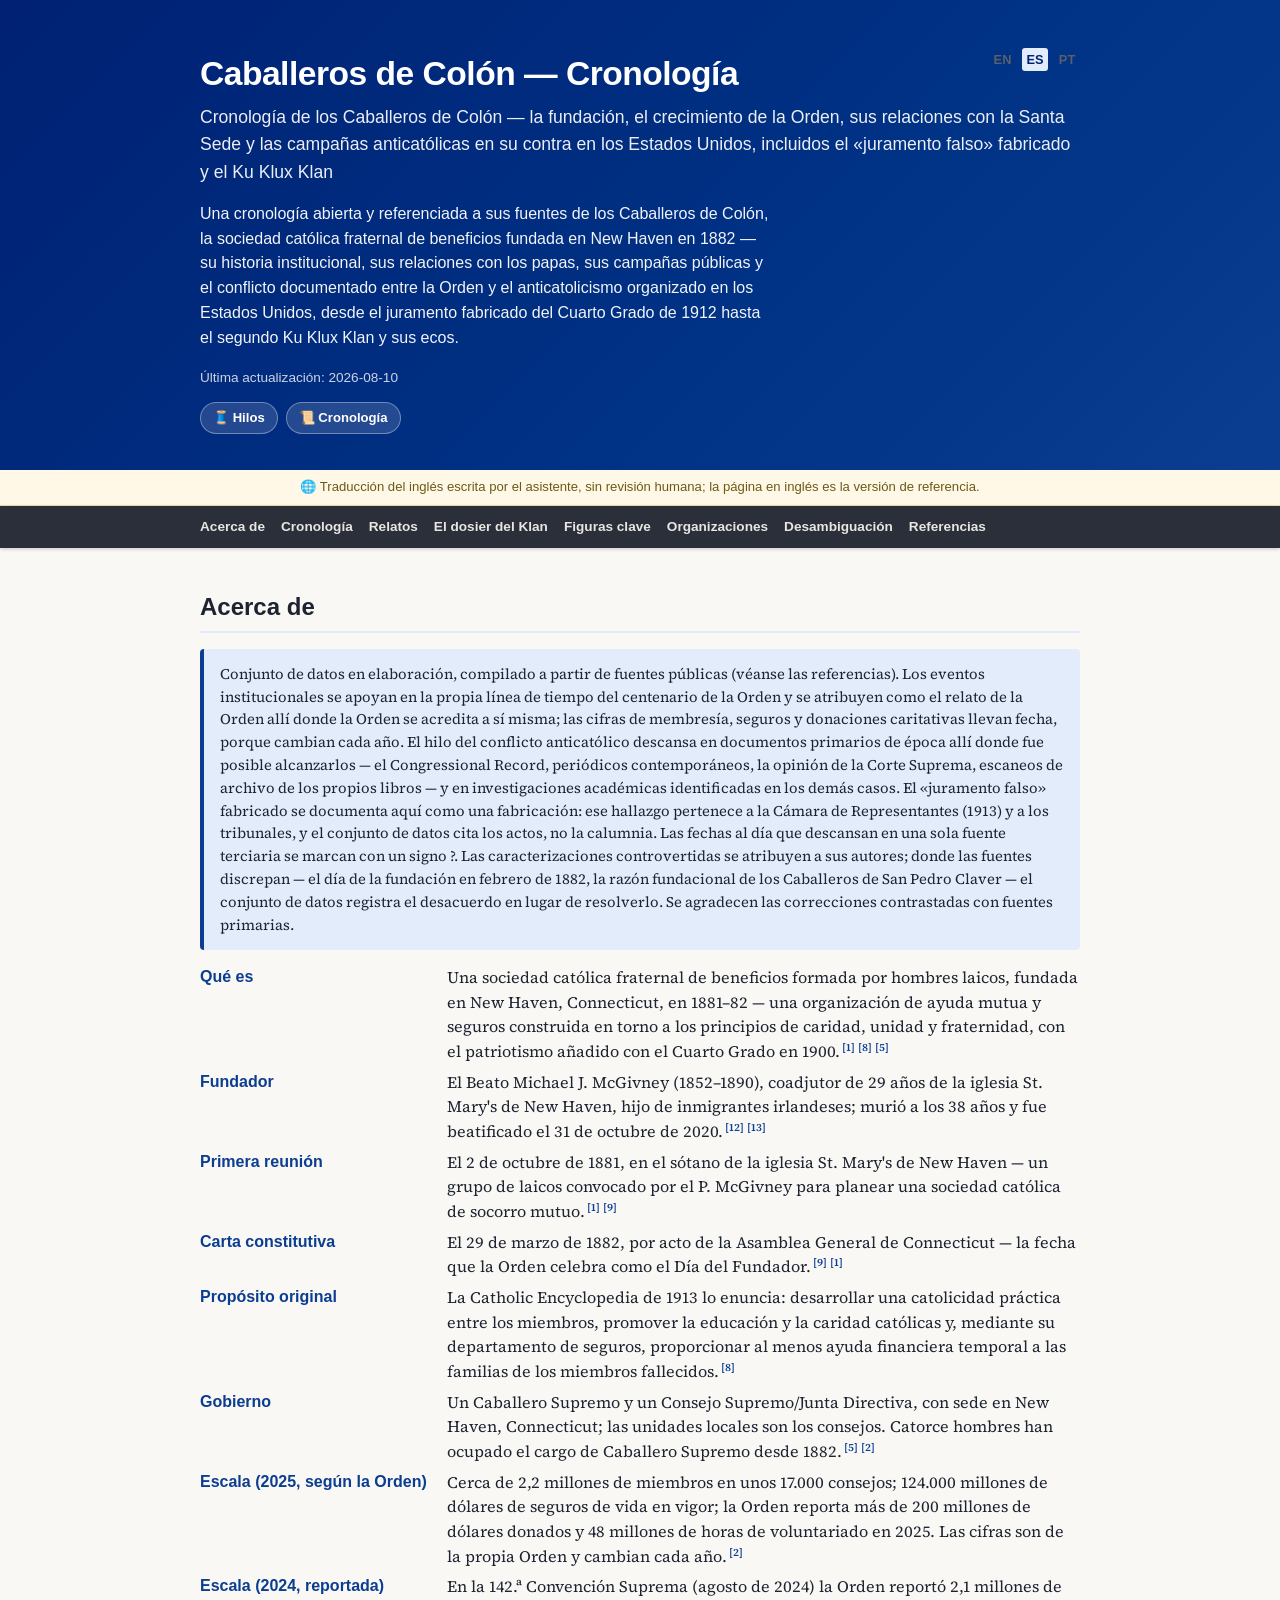
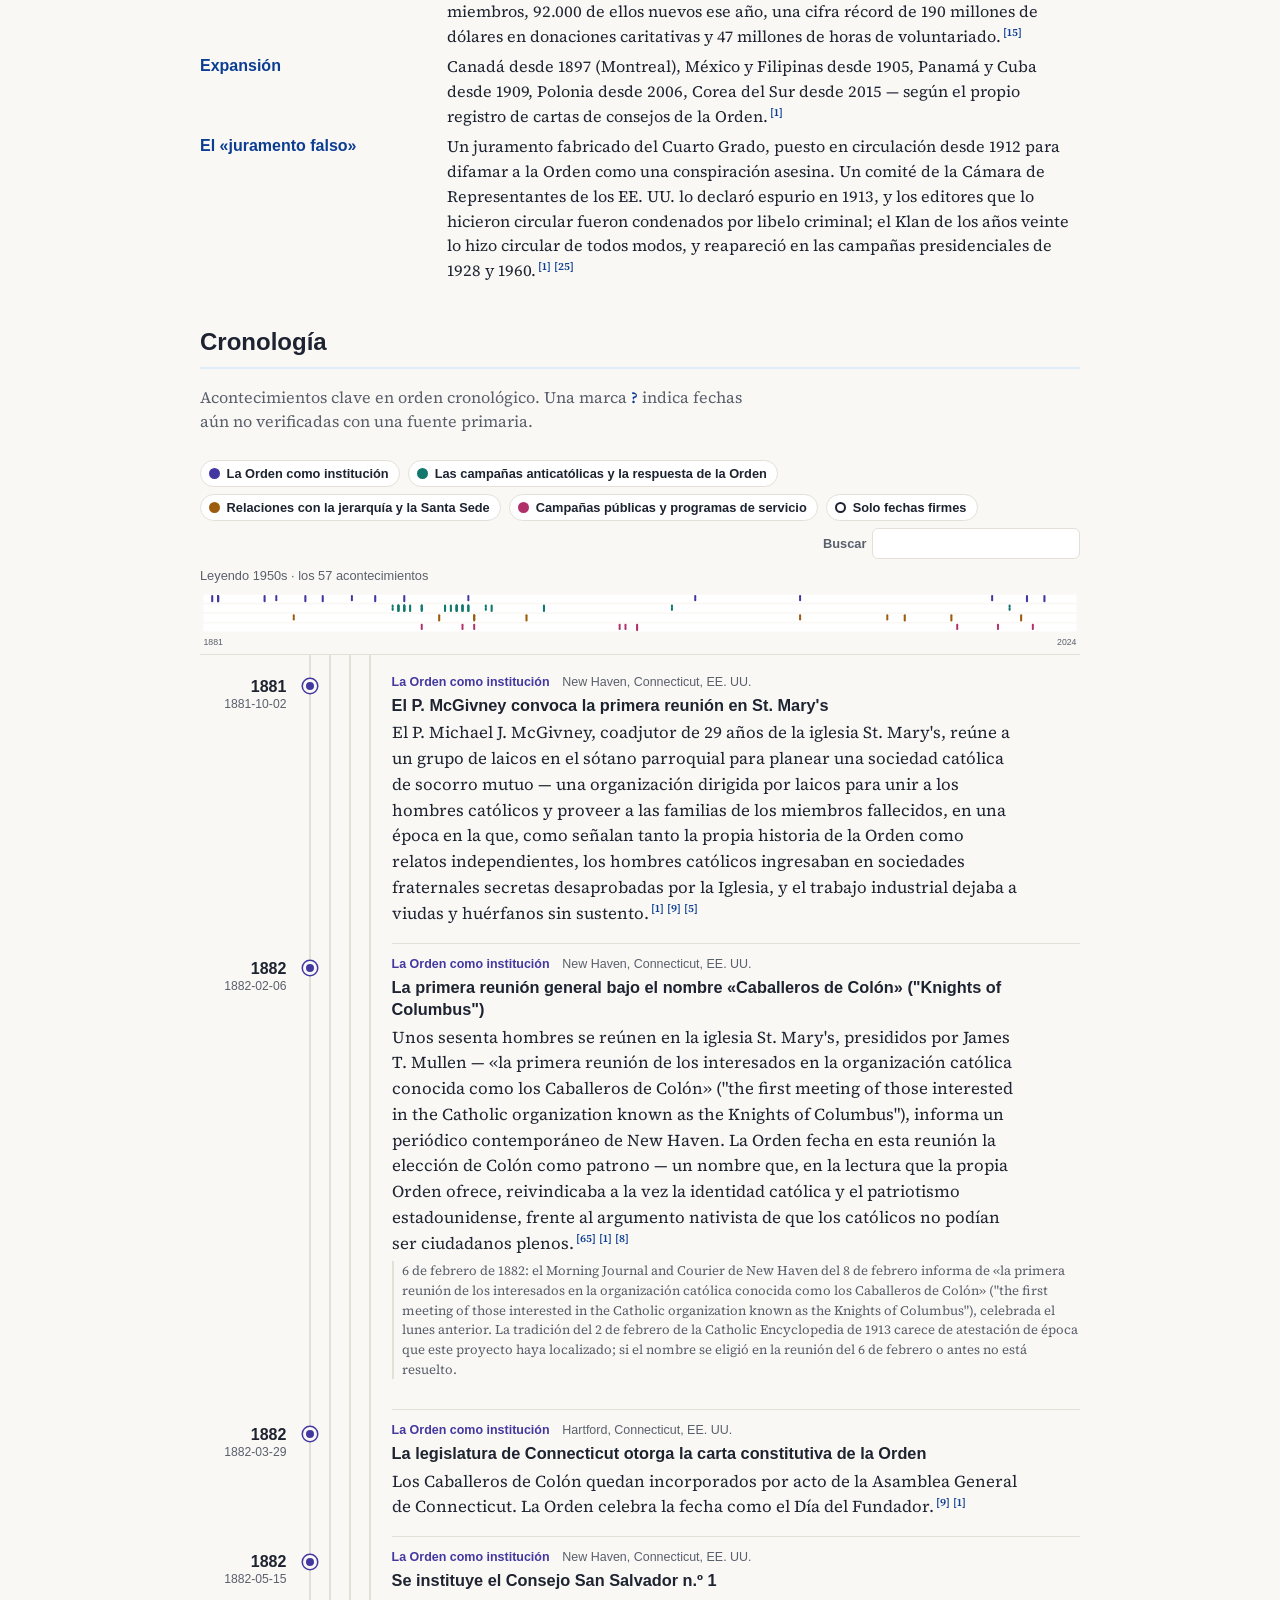
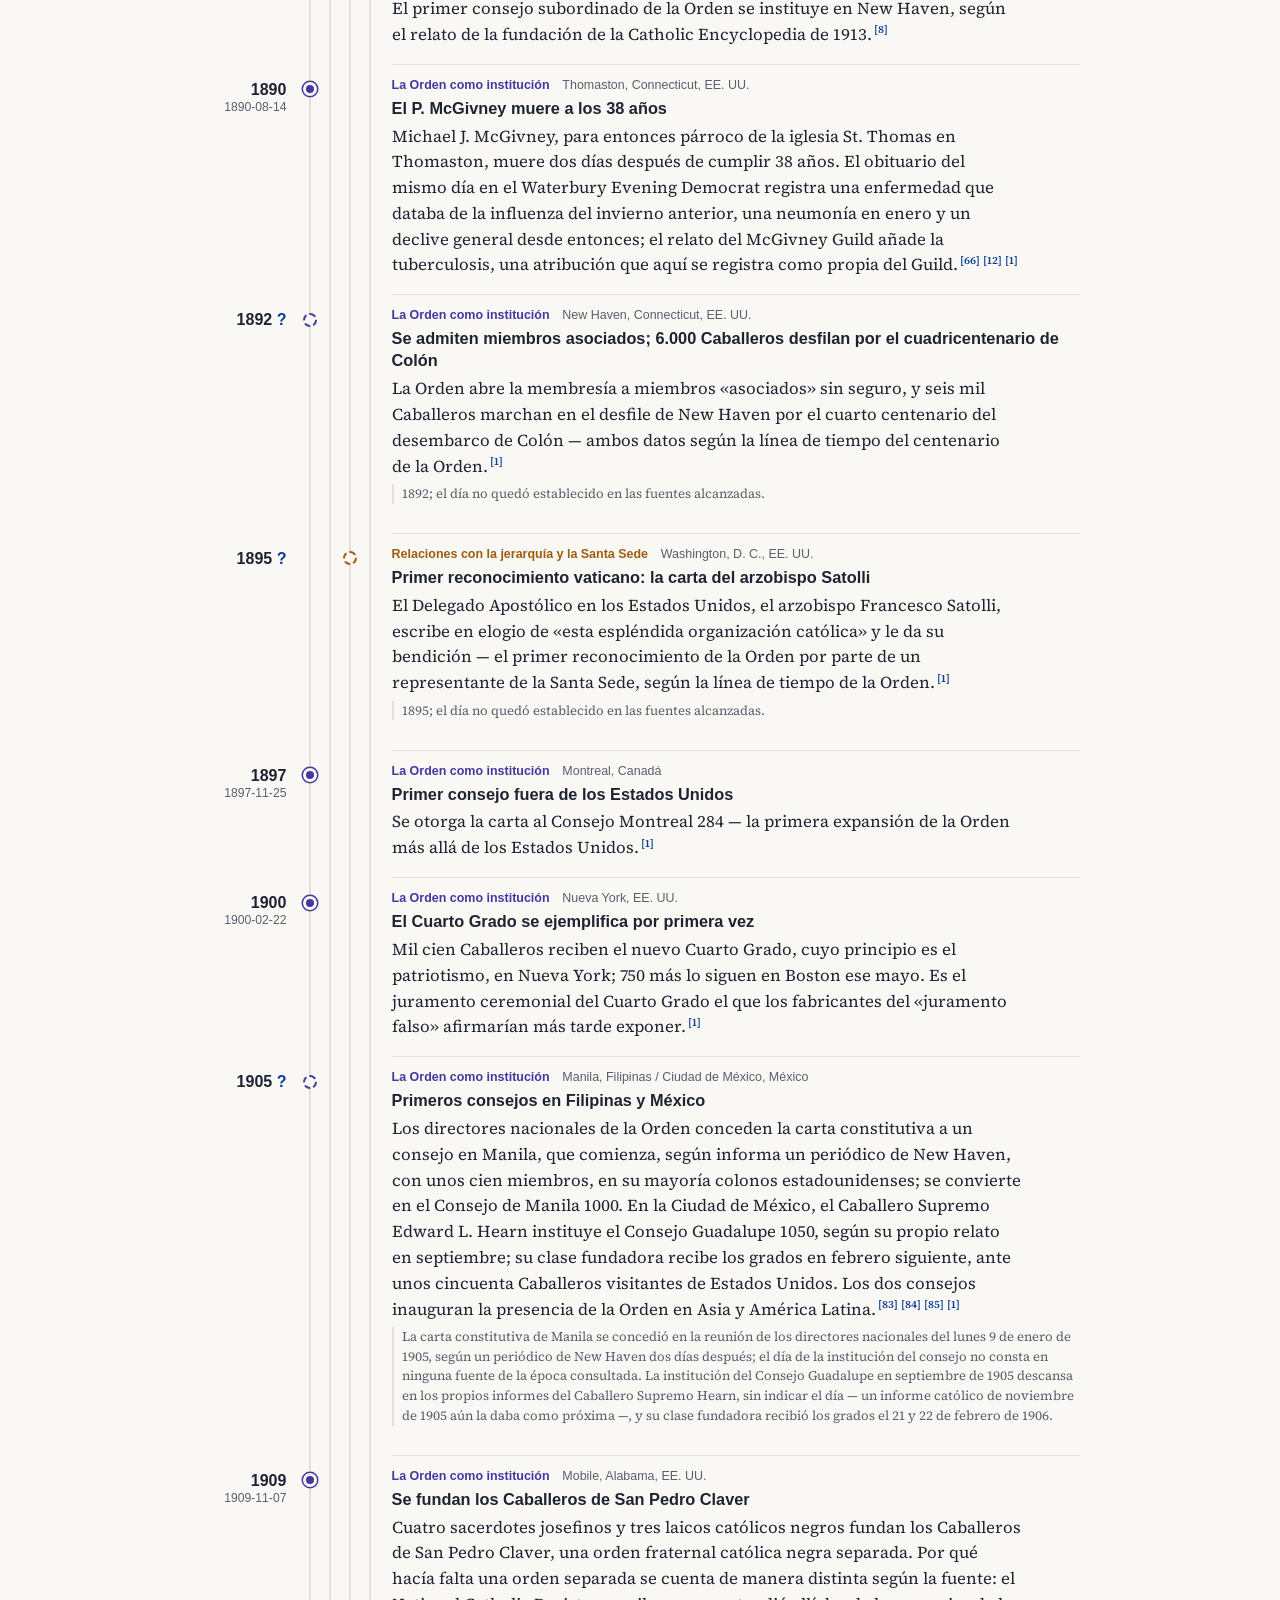
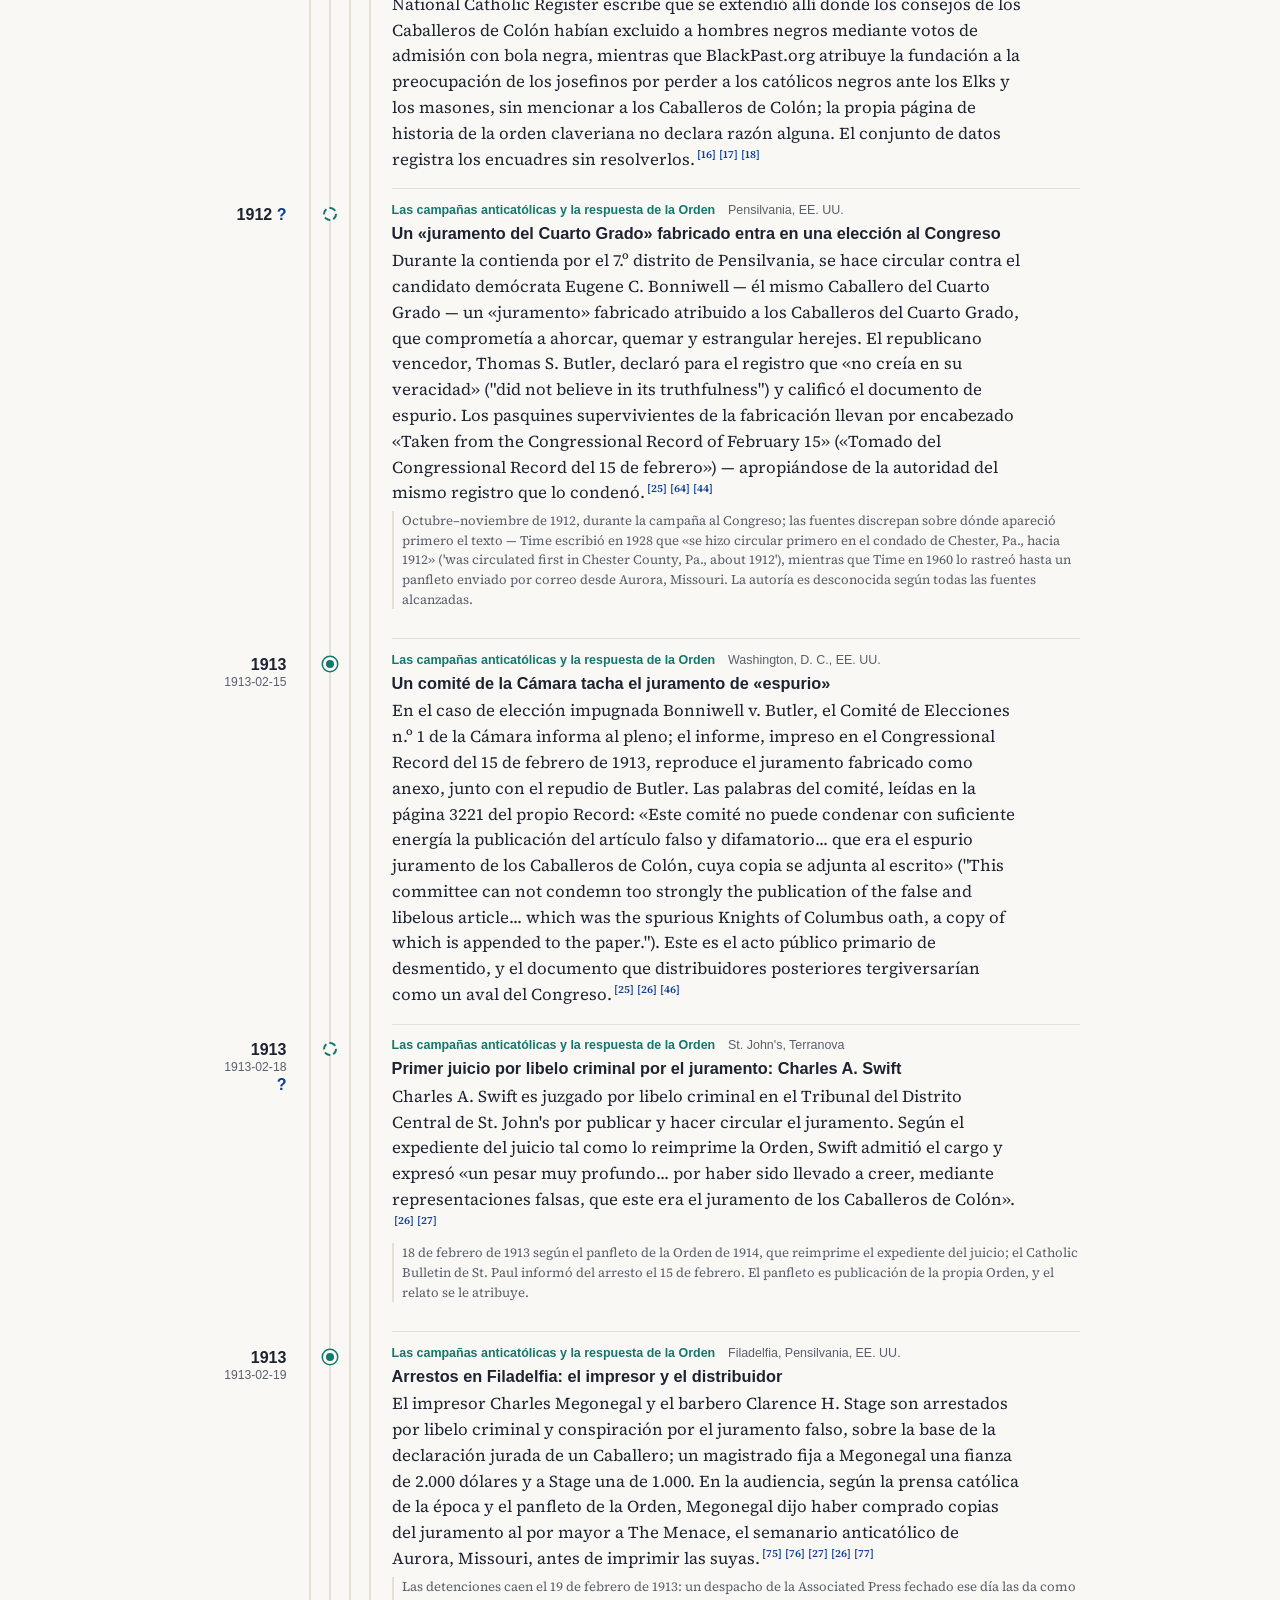
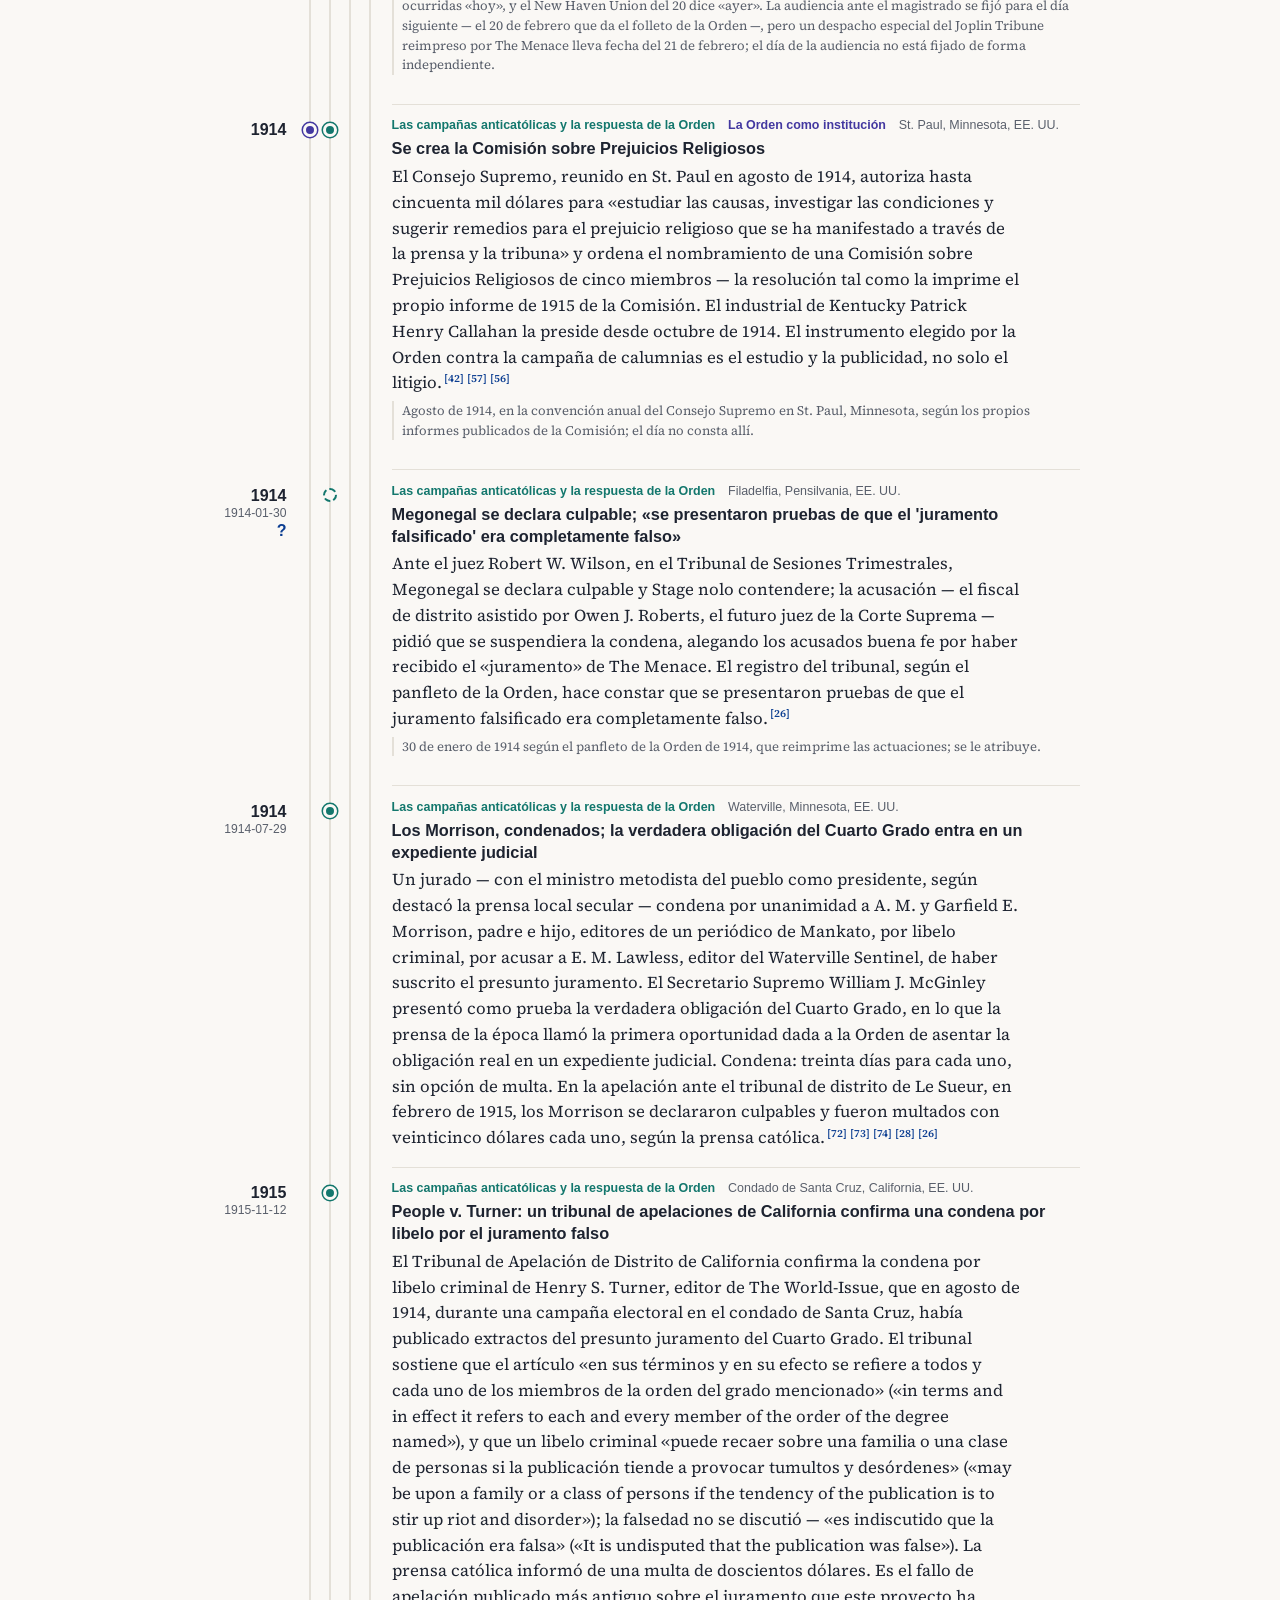
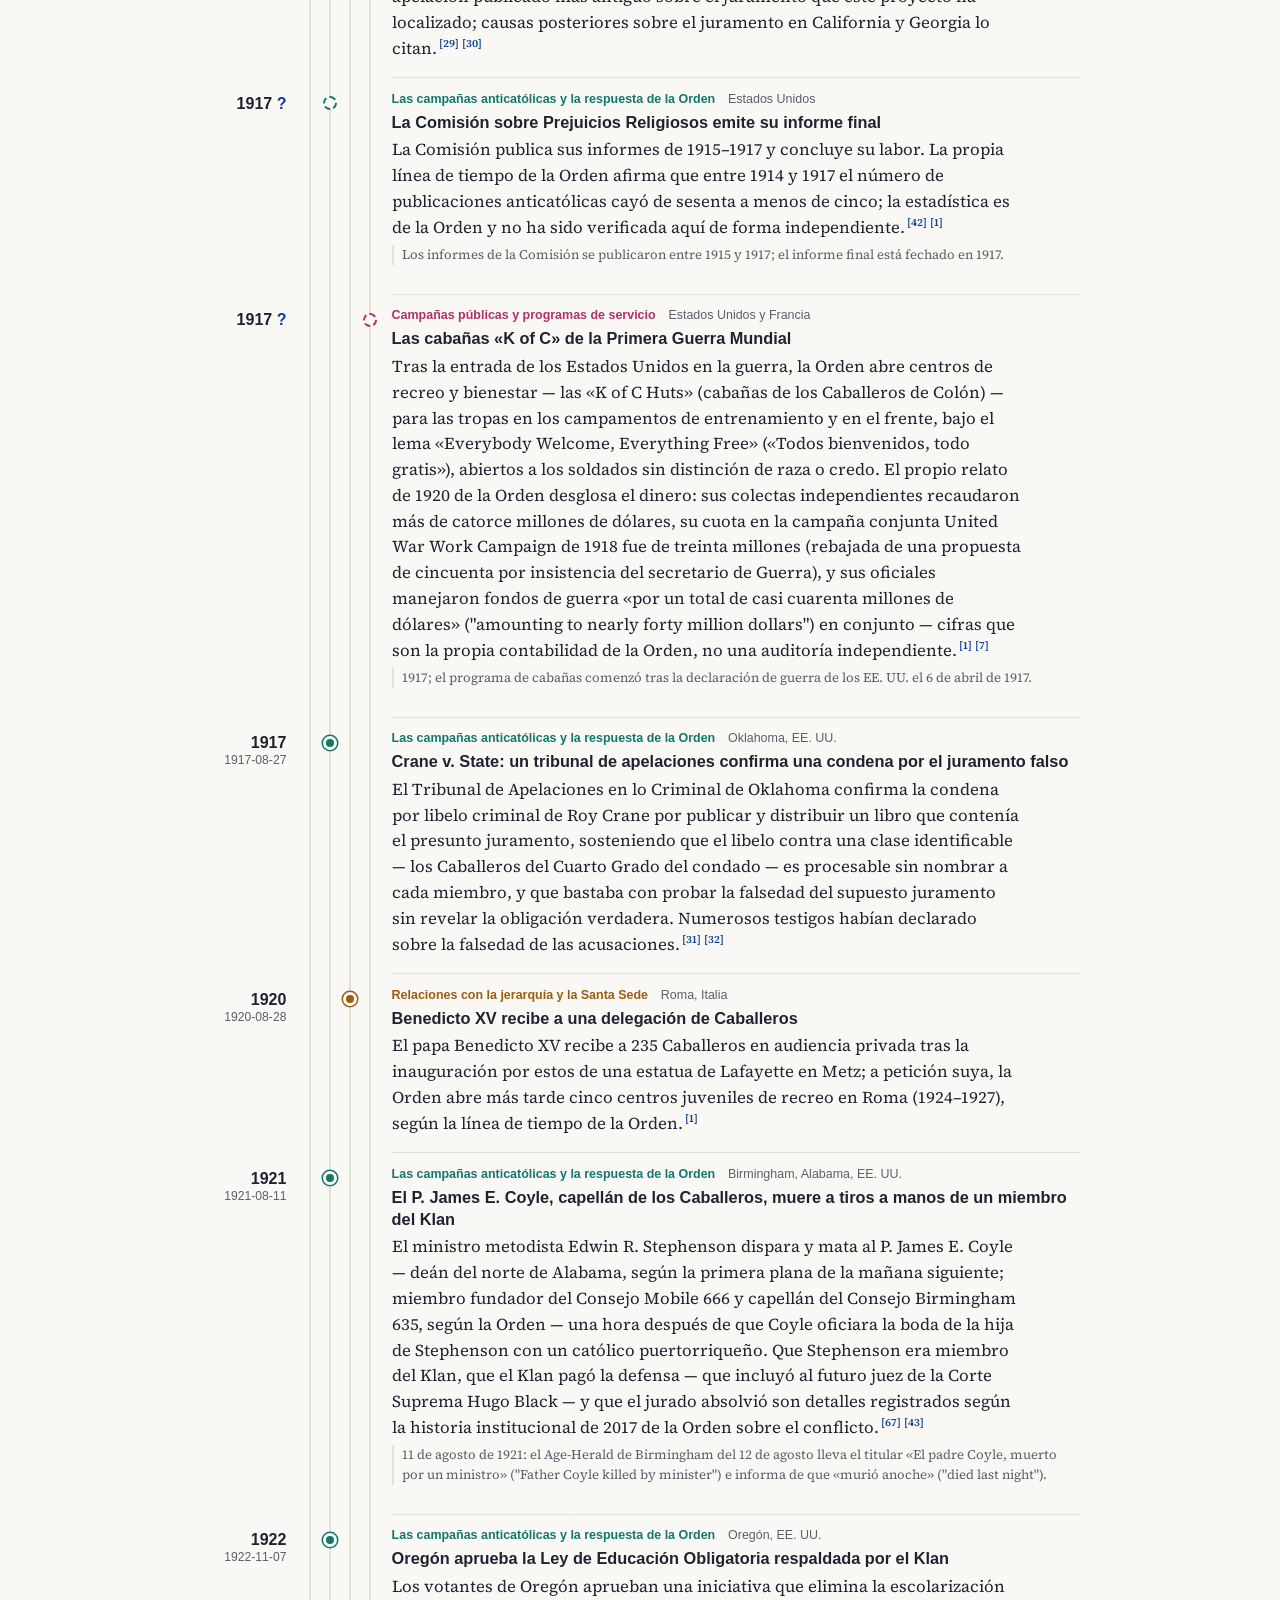
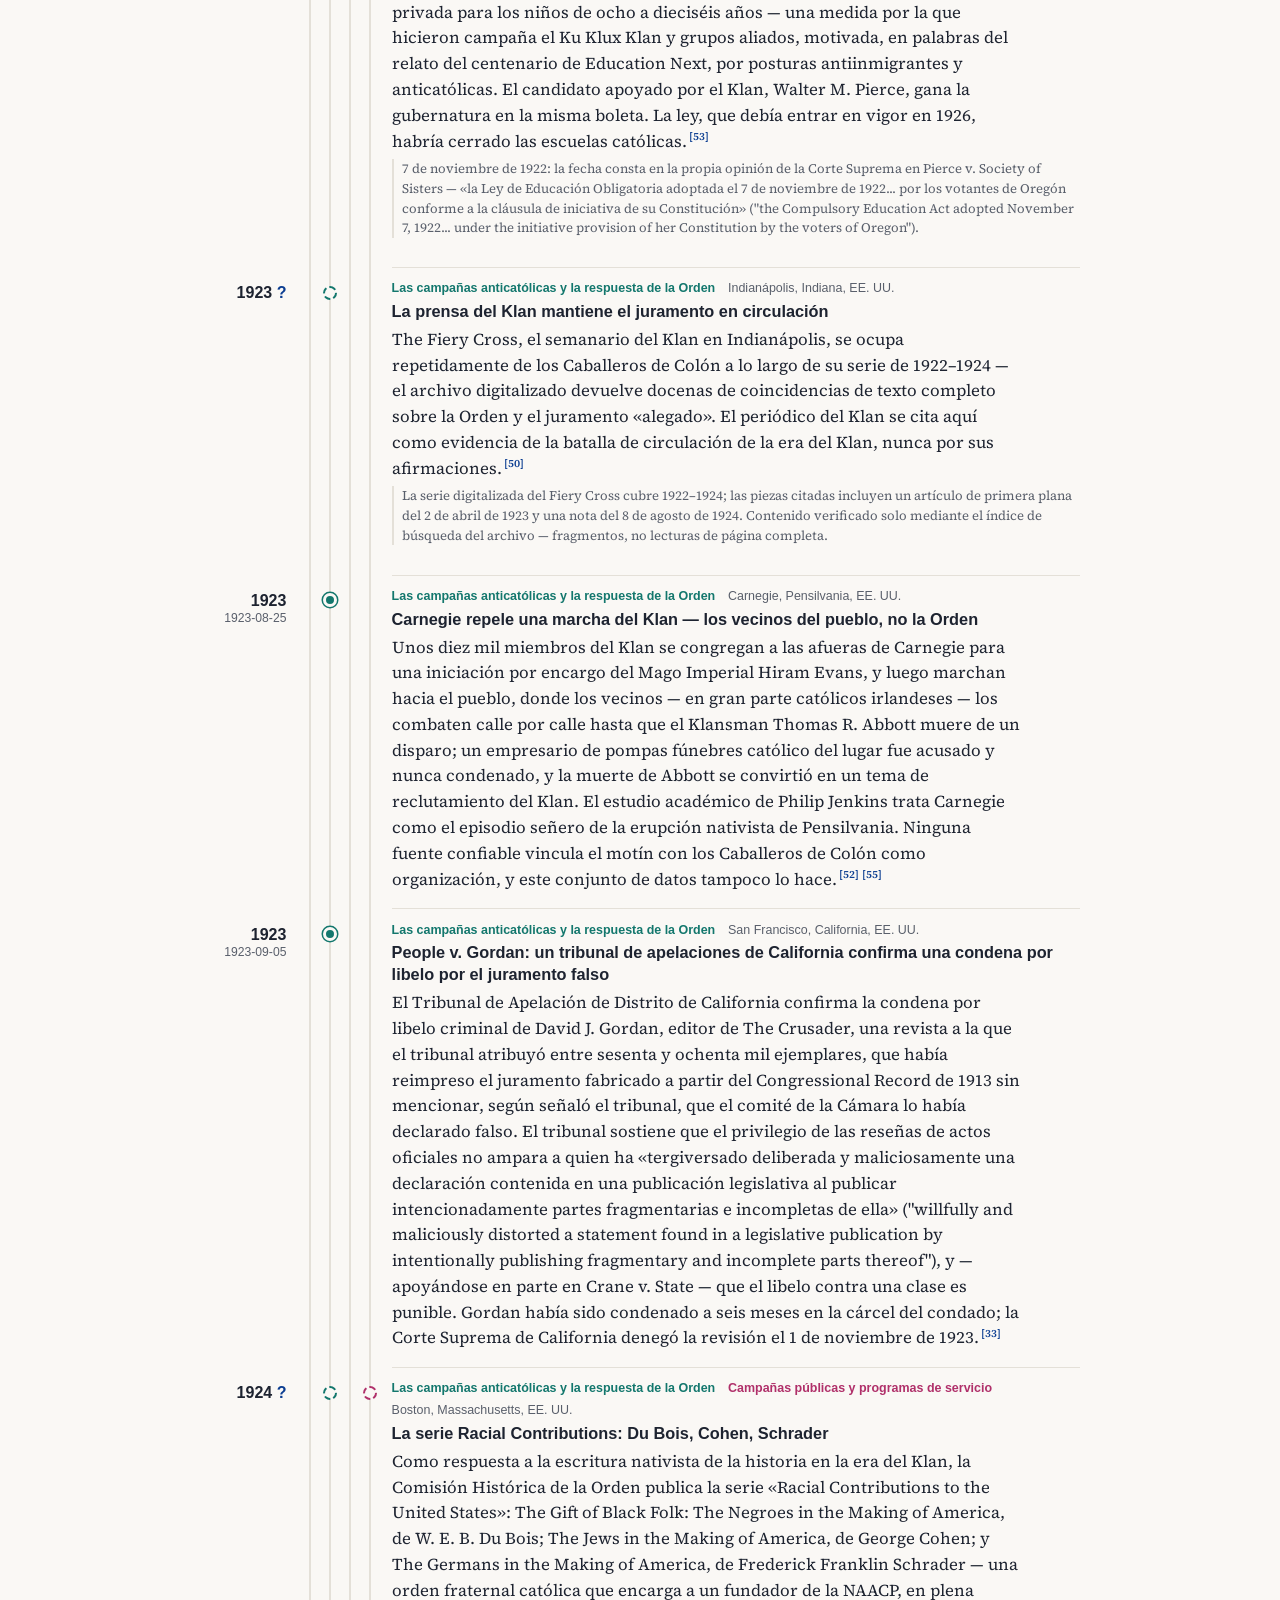
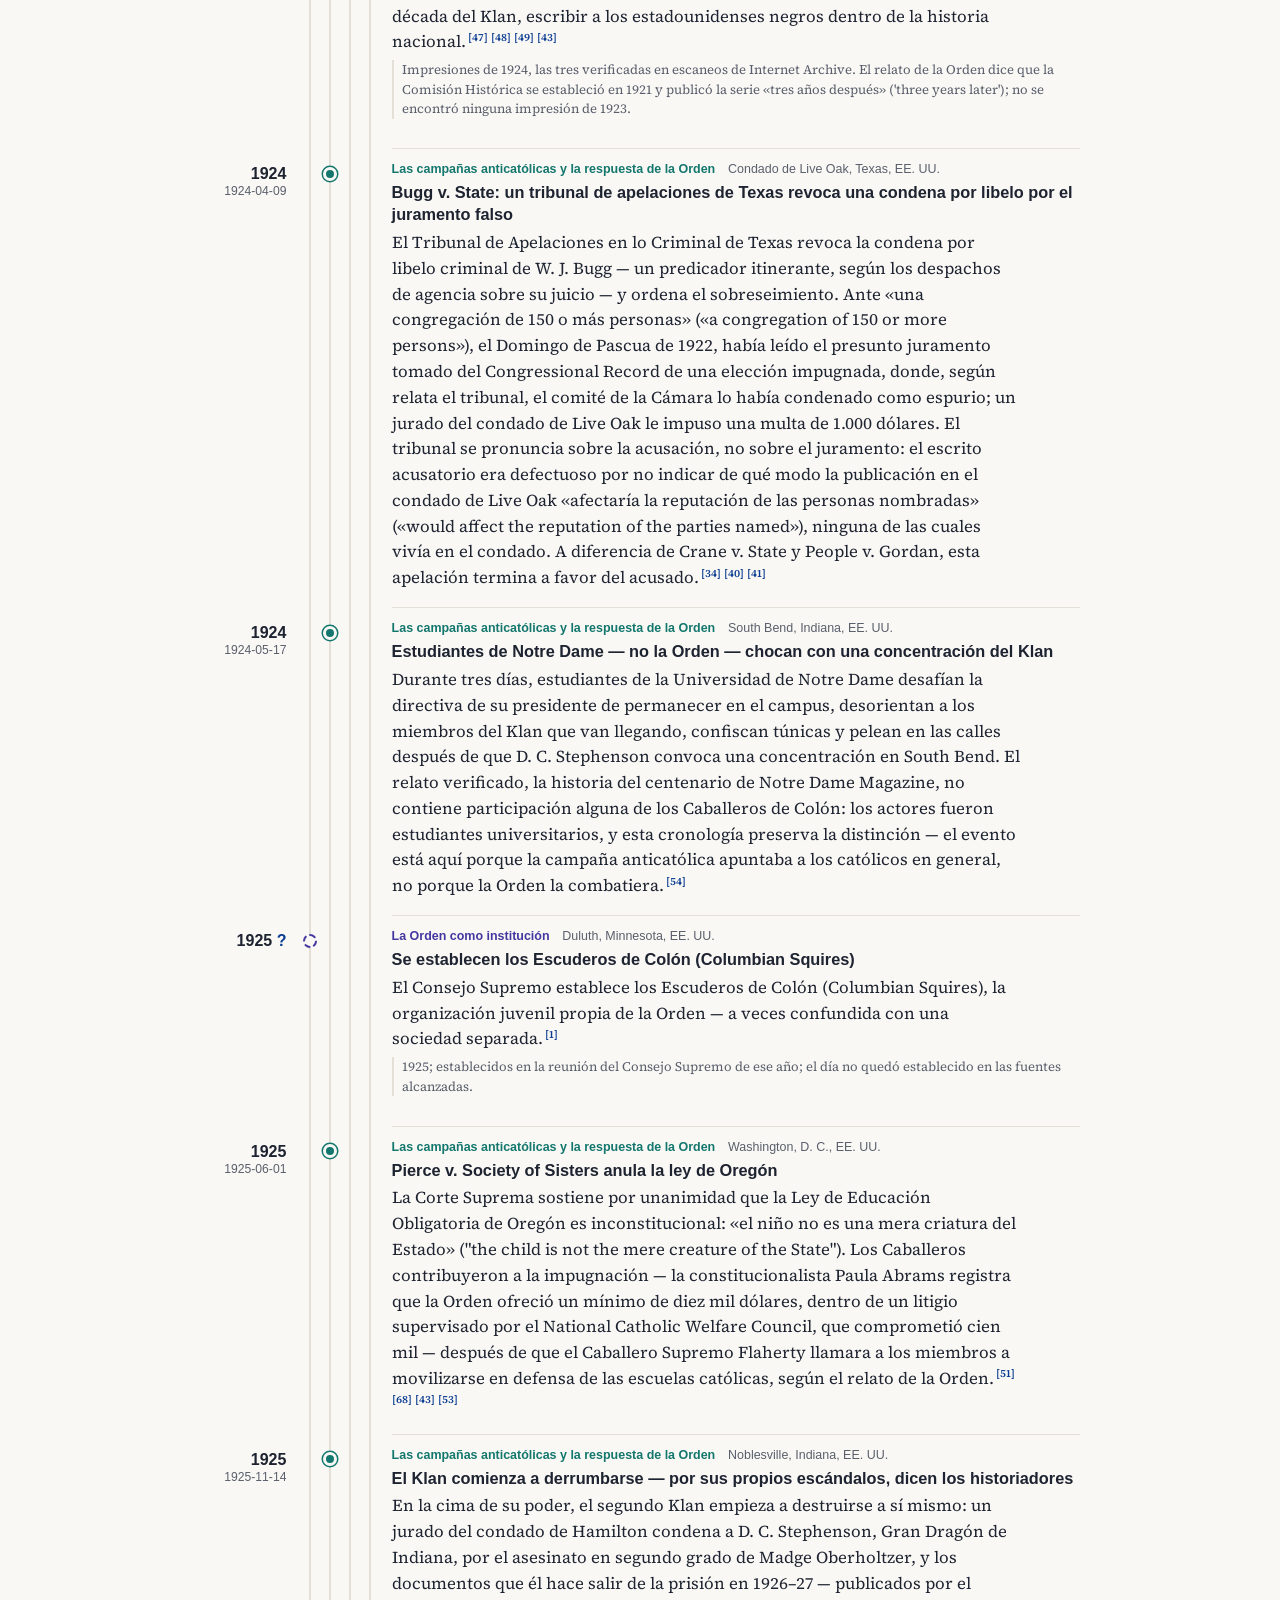
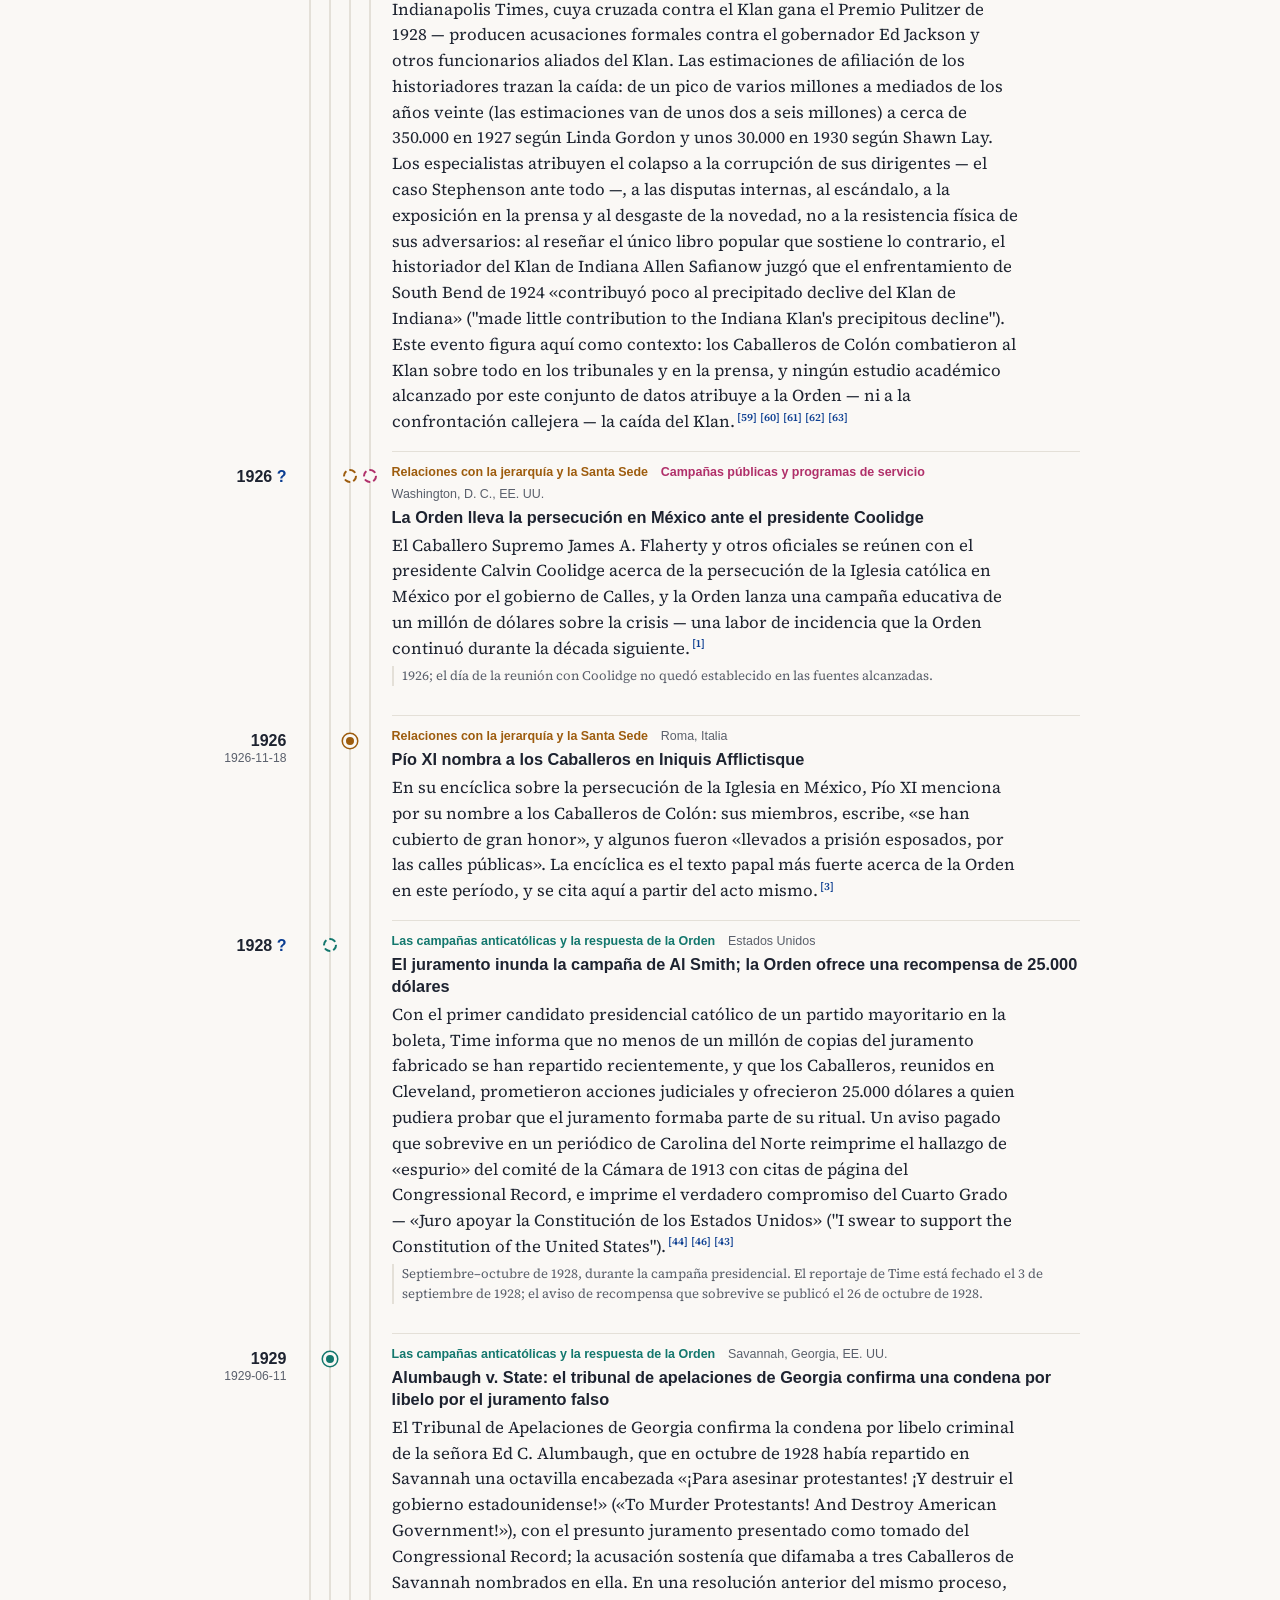
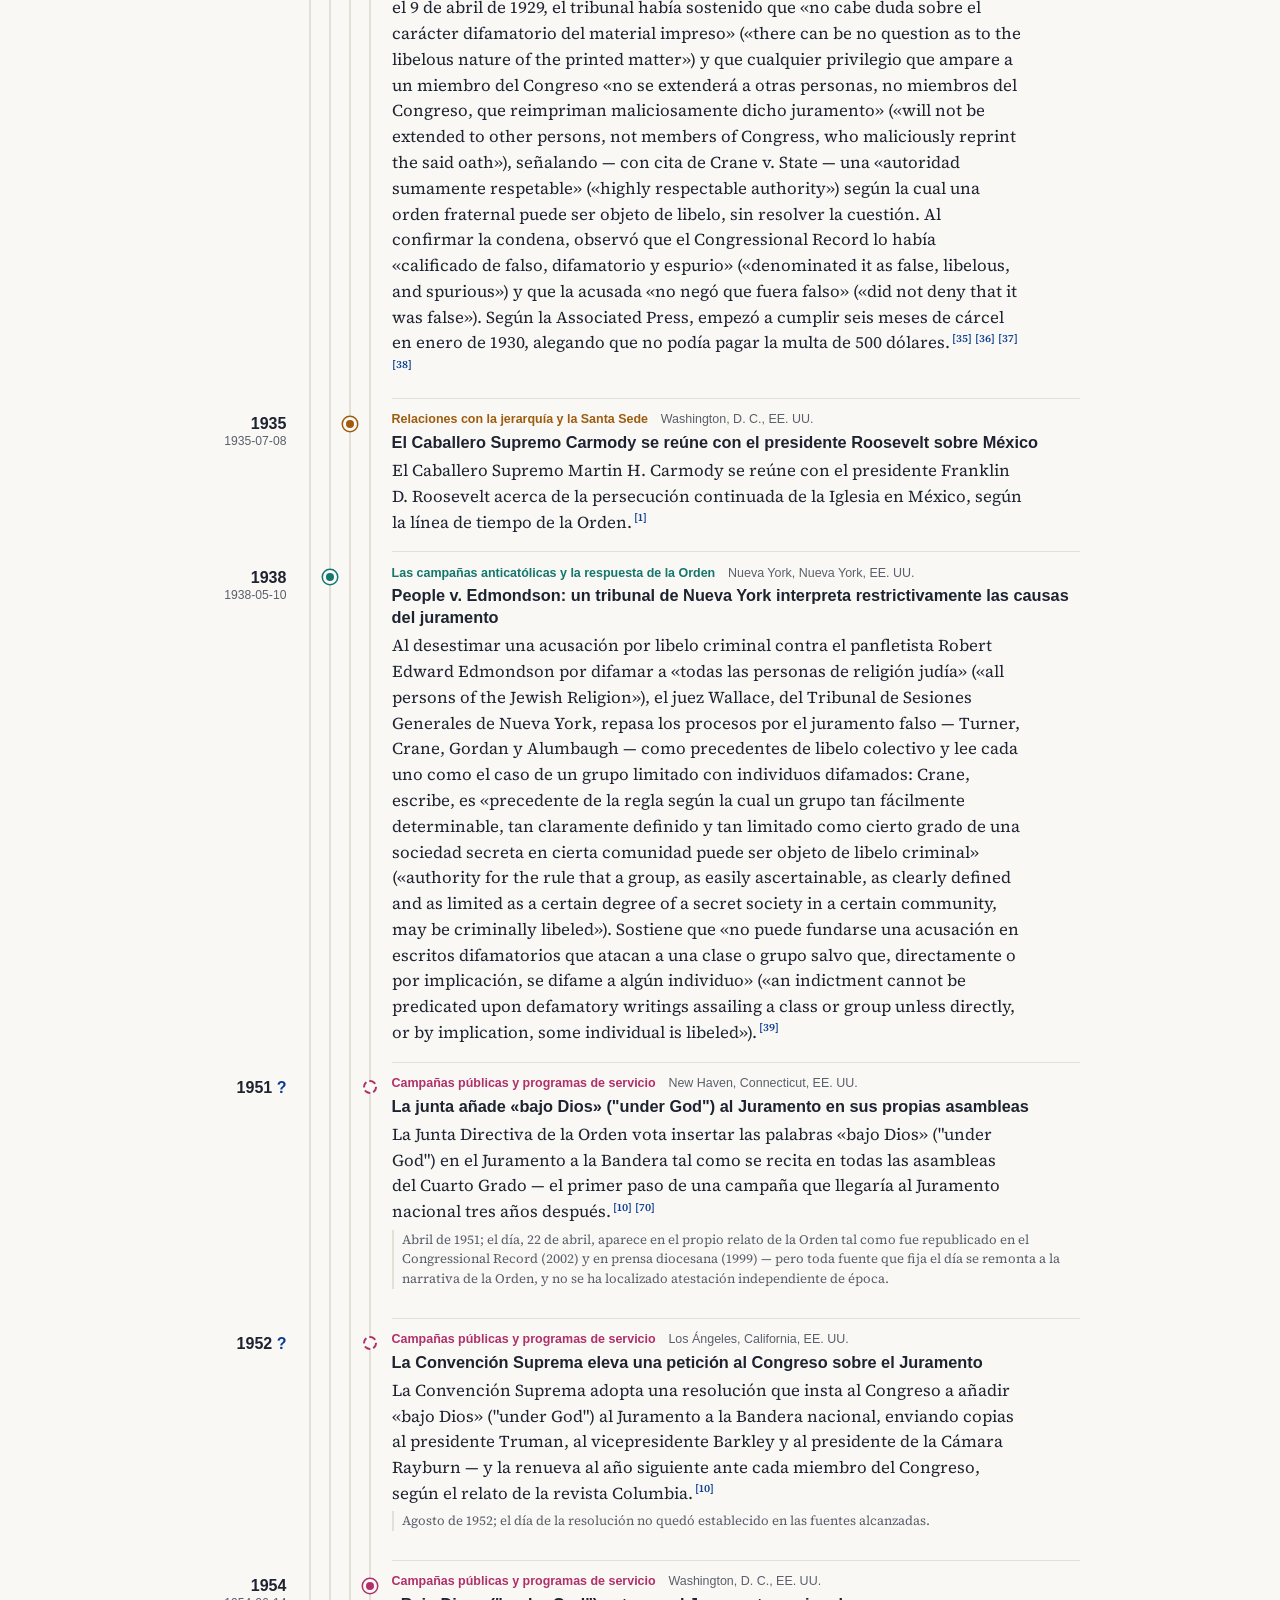
<file: docs/es/index.html>
<!DOCTYPE html>
<html lang="es">
<head>
  <meta charset="utf-8">
  <meta name="viewport" content="width=device-width, initial-scale=1">
  <title>Caballeros de Colón — Cronología</title>
  <meta name="description" content="Una cronología abierta y referenciada a sus fuentes de los Caballeros de Colón, la sociedad católica fraternal de beneficios fundada en New Haven en 1882 — su historia institucional, sus relaciones con los papas, sus campañas públicas y el conflicto documentado entre la Orden y el anticatolicismo organizado en los Estados Unidos, desde el juramento fabricado del Cuarto Grado de 1912 hasta el segundo Ku Klux Klan y sus ecos.">
  <!-- Google tag (gtag.js) -->
  <script async src="https://www.googletagmanager.com/gtag/js?id=G-R9LV1QZHVE"></script>
  <script>
    window.dataLayer = window.dataLayer || [];
    function gtag(){dataLayer.push(arguments);}
    gtag('js', new Date());
    gtag('config', 'G-R9LV1QZHVE');
  </script>
  <link rel="stylesheet" href="../styles.css">
  <script src="../river.js" defer></script>
  <script src="../cite.js" defer data-label="Referencia" data-all="Todas las referencias"></script>
  <link rel="canonical" href="https://cronologia.github.io/kofc/es/">
  <link rel="alternate" hreflang="en" href="https://cronologia.github.io/kofc/en/">
  <link rel="alternate" hreflang="es" href="https://cronologia.github.io/kofc/es/">
  <link rel="alternate" hreflang="pt" href="https://cronologia.github.io/kofc/pt/">
  <link rel="alternate" hreflang="x-default" href="https://cronologia.github.io/kofc/">
  <meta property="og:type" content="website">
  <meta property="og:site_name" content="Caballeros de Colón — Cronología">
  <meta property="og:locale" content="es_ES">
  <meta property="og:title" content="Caballeros de Colón — Cronología">
  <meta property="og:description" content="Una cronología abierta y referenciada a sus fuentes de los Caballeros de Colón, la sociedad católica fraternal de beneficios fundada en New Haven en 1882 — su historia institucional, sus relaciones con los papas, sus campañas públicas y el conflicto documentado entre la Orden y el anticatolicismo organizado en los Estados Unidos, desde el juramento fabricado del Cuarto Grado de 1912 hasta el segundo Ku Klux Klan y sus ecos.">
  <meta property="og:url" content="https://cronologia.github.io/kofc/es/">
  <meta name="twitter:card" content="summary">
  <meta name="twitter:title" content="Caballeros de Colón — Cronología">
  <meta name="twitter:description" content="Una cronología abierta y referenciada a sus fuentes de los Caballeros de Colón, la sociedad católica fraternal de beneficios fundada en New Haven en 1882 — su historia institucional, sus relaciones con los papas, sus campañas públicas y el conflicto documentado entre la Orden y el anticatolicismo organizado en los Estados Unidos, desde el juramento fabricado del Cuarto Grado de 1912 hasta el segundo Ku Klux Klan y sus ecos.">
  <script type="application/ld+json">
  {
    "@context": "https://schema.org",
    "@type": "WebSite",
    "name": "Caballeros de Colón — Cronología",
    "description": "Una cronología abierta y referenciada a sus fuentes de los Caballeros de Colón, la sociedad católica fraternal de beneficios fundada en New Haven en 1882 — su historia institucional, sus relaciones con los papas, sus campañas públicas y el conflicto documentado entre la Orden y el anticatolicismo organizado en los Estados Unidos, desde el juramento fabricado del Cuarto Grado de 1912 hasta el segundo Ku Klux Klan y sus ecos.",
    "url": "https://cronologia.github.io/kofc/es/",
    "inLanguage": "es"
  }
  </script>
</head>
<body>
  <header class="site-header">
    <div class="wrap">
      <nav class="lang-switch" aria-label="Idioma"><a href="../en/" hreflang="en">EN</a><span class="lang-current" aria-current="true">ES</span><a href="../pt/" hreflang="pt">PT</a></nav>
      <h1>Caballeros de Colón — Cronología</h1>
      <p class="subtitle">Cronología de los Caballeros de Colón — la fundación, el crecimiento de la Orden, sus relaciones con la Santa Sede y las campañas anticatólicas en su contra en los Estados Unidos, incluidos el «juramento falso» fabricado y el Ku Klux Klan</p>
      <p class="lead">Una cronología abierta y referenciada a sus fuentes de los Caballeros de Colón, la sociedad católica fraternal de beneficios fundada en New Haven en 1882 — su historia institucional, sus relaciones con los papas, sus campañas públicas y el conflicto documentado entre la Orden y el anticatolicismo organizado en los Estados Unidos, desde el juramento fabricado del Cuarto Grado de 1912 hasta el segundo Ku Klux Klan y sus ecos.</p>
      <p class="updated">Última actualización: 2026-08-10</p>
      <div class="viz-chips">
        <a href="#threads">🧵 Hilos</a>
        <a href="#chronology">📜 Cronología</a>
      </div>
    </div>
  </header>
  <div class="i18n-disclaimer" role="note">🌐 Traducción del inglés escrita por el asistente, sin revisión humana; la página en inglés es la versión de referencia.</div>

  <nav class="site-nav">
    <div class="wrap">
      <a href="#about">Acerca de</a>
      <a href="#chronology">Cronología</a>
      <a href="#threads">Relatos</a>
      <a href="#conflict-dossier">El dosier del Klan</a>
      <a href="#figures">Figuras clave</a>
      <a href="#organizations">Organizaciones</a>
      <a href="#disambiguation">Desambiguación</a>
      <a href="#references">Referencias</a>
    </div>
  </nav>

  <main class="wrap">
    <section id="about">
      <h2>Acerca de</h2>
      <p class="notice">Conjunto de datos en elaboración, compilado a partir de fuentes públicas (véanse las referencias). Los eventos institucionales se apoyan en la propia línea de tiempo del centenario de la Orden y se atribuyen como el relato de la Orden allí donde la Orden se acredita a sí misma; las cifras de membresía, seguros y donaciones caritativas llevan fecha, porque cambian cada año. El hilo del conflicto anticatólico descansa en documentos primarios de época allí donde fue posible alcanzarlos — el Congressional Record, periódicos contemporáneos, la opinión de la Corte Suprema, escaneos de archivo de los propios libros — y en investigaciones académicas identificadas en los demás casos. El «juramento falso» fabricado se documenta aquí como una fabricación: ese hallazgo pertenece a la Cámara de Representantes (1913) y a los tribunales, y el conjunto de datos cita los actos, no la calumnia. Las fechas al día que descansan en una sola fuente terciaria se marcan con un signo ?. Las caracterizaciones controvertidas se atribuyen a sus autores; donde las fuentes discrepan — el día de la fundación en febrero de 1882, la razón fundacional de los Caballeros de San Pedro Claver — el conjunto de datos registra el desacuerdo en lugar de resolverlo. Se agradecen las correcciones contrastadas con fuentes primarias.</p>
      <dl class="facts">
        <dt>Qué es</dt>
        <dd>Una sociedad católica fraternal de beneficios formada por hombres laicos, fundada en New Haven, Connecticut, en 1881–82 — una organización de ayuda mutua y seguros construida en torno a los principios de caridad, unidad y fraternidad, con el patriotismo añadido con el Cuarto Grado en 1900.<sup class="cite"><a href="#ref-1" title="Reference 1">[1]</a> <a href="#ref-8" title="Reference 8">[8]</a> <a href="#ref-5" title="Reference 5">[5]</a></sup></dd>
        <dt>Fundador</dt>
        <dd>El Beato Michael J. McGivney (1852–1890), coadjutor de 29 años de la iglesia St. Mary&#39;s de New Haven, hijo de inmigrantes irlandeses; murió a los 38 años y fue beatificado el 31 de octubre de 2020.<sup class="cite"><a href="#ref-12" title="Reference 12">[12]</a> <a href="#ref-13" title="Reference 13">[13]</a></sup></dd>
        <dt>Primera reunión</dt>
        <dd>El 2 de octubre de 1881, en el sótano de la iglesia St. Mary&#39;s de New Haven — un grupo de laicos convocado por el P. McGivney para planear una sociedad católica de socorro mutuo.<sup class="cite"><a href="#ref-1" title="Reference 1">[1]</a> <a href="#ref-9" title="Reference 9">[9]</a></sup></dd>
        <dt>Carta constitutiva</dt>
        <dd>El 29 de marzo de 1882, por acto de la Asamblea General de Connecticut — la fecha que la Orden celebra como el Día del Fundador.<sup class="cite"><a href="#ref-9" title="Reference 9">[9]</a> <a href="#ref-1" title="Reference 1">[1]</a></sup></dd>
        <dt>Propósito original</dt>
        <dd>La Catholic Encyclopedia de 1913 lo enuncia: desarrollar una catolicidad práctica entre los miembros, promover la educación y la caridad católicas y, mediante su departamento de seguros, proporcionar al menos ayuda financiera temporal a las familias de los miembros fallecidos.<sup class="cite"><a href="#ref-8" title="Reference 8">[8]</a></sup></dd>
        <dt>Gobierno</dt>
        <dd>Un Caballero Supremo y un Consejo Supremo/Junta Directiva, con sede en New Haven, Connecticut; las unidades locales son los consejos. Catorce hombres han ocupado el cargo de Caballero Supremo desde 1882.<sup class="cite"><a href="#ref-5" title="Reference 5">[5]</a> <a href="#ref-2" title="Reference 2">[2]</a></sup></dd>
        <dt>Escala (2025, según la Orden)</dt>
        <dd>Cerca de 2,2 millones de miembros en unos 17.000 consejos; 124.000 millones de dólares de seguros de vida en vigor; la Orden reporta más de 200 millones de dólares donados y 48 millones de horas de voluntariado en 2025. Las cifras son de la propia Orden y cambian cada año.<sup class="cite"><a href="#ref-2" title="Reference 2">[2]</a></sup></dd>
        <dt>Escala (2024, reportada)</dt>
        <dd>En la 142.ª Convención Suprema (agosto de 2024) la Orden reportó 2,1 millones de miembros, 92.000 de ellos nuevos ese año, una cifra récord de 190 millones de dólares en donaciones caritativas y 47 millones de horas de voluntariado.<sup class="cite"><a href="#ref-15" title="Reference 15">[15]</a></sup></dd>
        <dt>Expansión</dt>
        <dd>Canadá desde 1897 (Montreal), México y Filipinas desde 1905, Panamá y Cuba desde 1909, Polonia desde 2006, Corea del Sur desde 2015 — según el propio registro de cartas de consejos de la Orden.<sup class="cite"><a href="#ref-1" title="Reference 1">[1]</a></sup></dd>
        <dt>El «juramento falso»</dt>
        <dd>Un juramento fabricado del Cuarto Grado, puesto en circulación desde 1912 para difamar a la Orden como una conspiración asesina. Un comité de la Cámara de Representantes de los EE. UU. lo declaró espurio en 1913, y los editores que lo hicieron circular fueron condenados por libelo criminal; el Klan de los años veinte lo hizo circular de todos modos, y reapareció en las campañas presidenciales de 1928 y 1960.<sup class="cite"><a href="#ref-1" title="Reference 1">[1]</a> <a href="#ref-25" title="Reference 25">[25]</a></sup></dd>
      </dl>
    </section>

    <section id="chronology" class="river rv-lanes">
      <h2>Cronología</h2>
      <p class="section-intro">Acontecimientos clave en orden cronológico. Una marca <span class="flag">?</span> indica
      fechas aún no verificadas con una fuente primaria.</p>
      <div class="rv-bar">
        <div class="rv-controls" role="group" aria-label="Filtrar la cronología" hidden>
          <label class="rv-chip rv-l0"><input type="checkbox" data-lane="institution" checked><span class="rv-sw"></span>La Orden como institución</label>
          <label class="rv-chip rv-l1"><input type="checkbox" data-lane="anti-catholic-conflict" checked><span class="rv-sw"></span>Las campañas anticatólicas y la respuesta de la Orden</label>
          <label class="rv-chip rv-l2"><input type="checkbox" data-lane="church-relations" checked><span class="rv-sw"></span>Relaciones con la jerarquía y la Santa Sede</label>
          <label class="rv-chip rv-l3"><input type="checkbox" data-lane="public-action" checked><span class="rv-sw"></span>Campañas públicas y programas de servicio</label>
          <label class="rv-chip rv-firm"><input type="checkbox" data-firm><span class="rv-sw"></span>Solo fechas firmes</label>
          <label class="rv-find">Buscar <input type="search" autocomplete="off"></label>
          <p class="rv-status" aria-live="polite" data-all="los {n} acontecimientos" data-some="{n} de {total} acontecimientos mostrados" data-reading="Leyendo"></p>
        </div>
        <svg class="rv-ribbon" viewBox="-4 0 1008 62" preserveAspectRatio="xMinYMid meet" role="img" aria-label="Vista general de los 57 acontecimientos en 4 relatos; los grandes vacíos del registro se dibujan como cortes">
          <rect class="rv-row" x="0" y="2" width="1000" height="9"/><rect class="rv-row" x="0" y="13" width="1000" height="9"/><rect class="rv-row" x="0" y="24" width="1000" height="9"/><rect class="rv-row" x="0" y="35" width="1000" height="9"/>
          <line class="rv-tick rv-l0" data-i="0" x1="10" x2="10" y1="3.5" y2="9.5"/><line class="rv-tick rv-l0" data-i="1" x1="16.7" x2="16.7" y1="3.5" y2="9.5"/><line class="rv-tick rv-l0" data-i="2" x1="16.7" x2="16.7" y1="3.5" y2="9.5"/><line class="rv-tick rv-l0" data-i="3" x1="16.7" x2="16.7" y1="3.5" y2="9.5"/><line class="rv-tick rv-l0" data-i="4" x1="70" x2="70" y1="3.5" y2="9.5"/><line class="rv-tick rv-l0 rv-u" data-i="5" x1="83.4" x2="83.4" y1="3.5" y2="9.5"/><line class="rv-tick rv-l2 rv-u" data-i="6" x1="103.4" x2="103.4" y1="25.5" y2="31.5"/><line class="rv-tick rv-l0" data-i="7" x1="116.7" x2="116.7" y1="3.5" y2="9.5"/><line class="rv-tick rv-l0" data-i="8" x1="136.6" x2="136.6" y1="3.5" y2="9.5"/><line class="rv-tick rv-l0 rv-u" data-i="9" x1="170" x2="170" y1="3.5" y2="9.5"/><line class="rv-tick rv-l0" data-i="10" x1="196.7" x2="196.7" y1="3.5" y2="9.5"/><line class="rv-tick rv-l1 rv-u" data-i="11" x1="216.7" x2="216.7" y1="14.5" y2="20.5"/><line class="rv-tick rv-l1" data-i="12" x1="223.3" x2="223.3" y1="14.5" y2="20.5"/><line class="rv-tick rv-l1 rv-u" data-i="13" x1="223.3" x2="223.3" y1="14.5" y2="20.5"/><line class="rv-tick rv-l1" data-i="14" x1="223.3" x2="223.3" y1="14.5" y2="20.5"/><line class="rv-tick rv-l1" data-i="15" x1="230" x2="230" y1="14.5" y2="20.5"/><line class="rv-tick rv-l0" data-i="15" x1="230" x2="230" y1="3.5" y2="9.5"/><line class="rv-tick rv-l1 rv-u" data-i="16" x1="230" x2="230" y1="14.5" y2="20.5"/><line class="rv-tick rv-l1" data-i="17" x1="230" x2="230" y1="14.5" y2="20.5"/><line class="rv-tick rv-l1" data-i="18" x1="236.7" x2="236.7" y1="14.5" y2="20.5"/><line class="rv-tick rv-l1 rv-u" data-i="19" x1="250" x2="250" y1="14.5" y2="20.5"/><line class="rv-tick rv-l3 rv-u" data-i="20" x1="250" x2="250" y1="36.5" y2="42.5"/><line class="rv-tick rv-l1" data-i="21" x1="250" x2="250" y1="14.5" y2="20.5"/><line class="rv-tick rv-l2" data-i="22" x1="270" x2="270" y1="25.5" y2="31.5"/><line class="rv-tick rv-l1" data-i="23" x1="276.7" x2="276.7" y1="14.5" y2="20.5"/><line class="rv-tick rv-l1" data-i="24" x1="283.4" x2="283.4" y1="14.5" y2="20.5"/><line class="rv-tick rv-l1 rv-u" data-i="25" x1="290" x2="290" y1="14.5" y2="20.5"/><line class="rv-tick rv-l1" data-i="26" x1="290" x2="290" y1="14.5" y2="20.5"/><line class="rv-tick rv-l1" data-i="27" x1="290" x2="290" y1="14.5" y2="20.5"/><line class="rv-tick rv-l1 rv-u" data-i="28" x1="296.7" x2="296.7" y1="14.5" y2="20.5"/><line class="rv-tick rv-l3 rv-u" data-i="28" x1="296.7" x2="296.7" y1="36.5" y2="42.5"/><line class="rv-tick rv-l1" data-i="29" x1="296.7" x2="296.7" y1="14.5" y2="20.5"/><line class="rv-tick rv-l1" data-i="30" x1="296.7" x2="296.7" y1="14.5" y2="20.5"/><line class="rv-tick rv-l0 rv-u" data-i="31" x1="303.4" x2="303.4" y1="3.5" y2="9.5"/><line class="rv-tick rv-l1" data-i="32" x1="303.4" x2="303.4" y1="14.5" y2="20.5"/><line class="rv-tick rv-l1" data-i="33" x1="303.4" x2="303.4" y1="14.5" y2="20.5"/><line class="rv-tick rv-l2 rv-u" data-i="34" x1="310.1" x2="310.1" y1="25.5" y2="31.5"/><line class="rv-tick rv-l3 rv-u" data-i="34" x1="310.1" x2="310.1" y1="36.5" y2="42.5"/><line class="rv-tick rv-l2" data-i="35" x1="310.1" x2="310.1" y1="25.5" y2="31.5"/><line class="rv-tick rv-l1 rv-u" data-i="36" x1="323.4" x2="323.4" y1="14.5" y2="20.5"/><line class="rv-tick rv-l1" data-i="37" x1="330.1" x2="330.1" y1="14.5" y2="20.5"/><line class="rv-tick rv-l2" data-i="38" x1="370" x2="370" y1="25.5" y2="31.5"/><line class="rv-tick rv-l1" data-i="39" x1="390" x2="390" y1="14.5" y2="20.5"/><line class="rv-tick rv-l3 rv-u" data-i="40" x1="476.7" x2="476.7" y1="36.5" y2="42.5"/><line class="rv-tick rv-l3 rv-u" data-i="41" x1="483.4" x2="483.4" y1="36.5" y2="42.5"/><line class="rv-tick rv-l3" data-i="42" x1="496.7" x2="496.7" y1="36.5" y2="42.5"/><line class="rv-tick rv-l1 rv-u" data-i="43" x1="536.6" x2="536.6" y1="14.5" y2="20.5"/><line class="rv-tick rv-l0 rv-u" data-i="44" x1="563.3" x2="563.3" y1="3.5" y2="9.5"/><line class="rv-tick rv-l0 rv-u" data-i="45" x1="683.4" x2="683.4" y1="3.5" y2="9.5"/><line class="rv-tick rv-l2 rv-u" data-i="45" x1="683.4" x2="683.4" y1="25.5" y2="31.5"/><line class="rv-tick rv-l2 rv-u" data-i="46" x1="783.3" x2="783.3" y1="25.5" y2="31.5"/><line class="rv-tick rv-l2" data-i="47" x1="803.3" x2="803.3" y1="25.5" y2="31.5"/><line class="rv-tick rv-l2" data-i="48" x1="856.7" x2="856.7" y1="25.5" y2="31.5"/><line class="rv-tick rv-l3 rv-u" data-i="49" x1="863.4" x2="863.4" y1="36.5" y2="42.5"/><line class="rv-tick rv-l0 rv-u" data-i="50" x1="903.4" x2="903.4" y1="3.5" y2="9.5"/><line class="rv-tick rv-l3 rv-u" data-i="51" x1="910.1" x2="910.1" y1="36.5" y2="42.5"/><line class="rv-tick rv-l1 rv-u" data-i="52" x1="923.4" x2="923.4" y1="14.5" y2="20.5"/><line class="rv-tick rv-l2" data-i="53" x1="936.6" x2="936.6" y1="25.5" y2="31.5"/><line class="rv-tick rv-l0" data-i="54" x1="943.3" x2="943.3" y1="3.5" y2="9.5"/><line class="rv-tick rv-l3 rv-u" data-i="55" x1="950" x2="950" y1="36.5" y2="42.5"/><line class="rv-tick rv-l0" data-i="56" x1="963.3" x2="963.3" y1="3.5" y2="9.5"/>
          <text class="rv-axis" x="0" y="59" text-anchor="start">1881</text><text class="rv-axis" x="1000" y="59" text-anchor="end">2024</text><rect class="rv-win" x="0" y="0" width="0" height="46"/>
        </svg>
      </div>
      <ol class="rv-list" style="--lanes:4">
        <li class="rv-e" id="decade-1880" data-i="0" data-lanes="institution" data-decade="1880s">
          <div class="rv-year">1881<small>1881-10-02</small></div>
          <div class="rv-node" aria-hidden="true"><i class="rv-l0" style="--k:0"></i></div>
          <div class="rv-card">
            <p class="rv-kick"><span class="rv-lane rv-l0">La Orden como institución</span><span>New Haven, Connecticut, EE. UU.</span></p>
            <h3>El P. McGivney convoca la primera reunión en St. Mary&#39;s</h3>
            <p class="rv-text">El P. Michael J. McGivney, coadjutor de 29 años de la iglesia St. Mary&#39;s, reúne a un grupo de laicos en el sótano parroquial para planear una sociedad católica de socorro mutuo — una organización dirigida por laicos para unir a los hombres católicos y proveer a las familias de los miembros fallecidos, en una época en la que, como señalan tanto la propia historia de la Orden como relatos independientes, los hombres católicos ingresaban en sociedades fraternales secretas desaprobadas por la Iglesia, y el trabajo industrial dejaba a viudas y huérfanos sin sustento.<sup class="cite"><a href="#ref-1" title="Reference 1">[1]</a> <a href="#ref-9" title="Reference 9">[9]</a> <a href="#ref-5" title="Reference 5">[5]</a></sup></p>
          </div>
        </li>
        <li class="rv-e" data-i="1" data-lanes="institution" data-decade="1880s">
          <div class="rv-year">1882<small>1882-02-06</small></div>
          <div class="rv-node" aria-hidden="true"><i class="rv-l0" style="--k:0"></i></div>
          <div class="rv-card">
            <p class="rv-kick"><span class="rv-lane rv-l0">La Orden como institución</span><span>New Haven, Connecticut, EE. UU.</span></p>
            <h3>La primera reunión general bajo el nombre «Caballeros de Colón» (&quot;Knights of Columbus&quot;)</h3>
            <p class="rv-text">Unos sesenta hombres se reúnen en la iglesia St. Mary&#39;s, presididos por James T. Mullen — «la primera reunión de los interesados en la organización católica conocida como los Caballeros de Colón» (&quot;the first meeting of those interested in the Catholic organization known as the Knights of Columbus&quot;), informa un periódico contemporáneo de New Haven. La Orden fecha en esta reunión la elección de Colón como patrono — un nombre que, en la lectura que la propia Orden ofrece, reivindicaba a la vez la identidad católica y el patriotismo estadounidense, frente al argumento nativista de que los católicos no podían ser ciudadanos plenos.<sup class="cite"><a href="#ref-65" title="Reference 65">[65]</a> <a href="#ref-1" title="Reference 1">[1]</a> <a href="#ref-8" title="Reference 8">[8]</a></sup></p>
            <p class="date-note">6 de febrero de 1882: el Morning Journal and Courier de New Haven del 8 de febrero informa de «la primera reunión de los interesados en la organización católica conocida como los Caballeros de Colón» (&quot;the first meeting of those interested in the Catholic organization known as the Knights of Columbus&quot;), celebrada el lunes anterior. La tradición del 2 de febrero de la Catholic Encyclopedia de 1913 carece de atestación de época que este proyecto haya localizado; si el nombre se eligió en la reunión del 6 de febrero o antes no está resuelto.</p>
          </div>
        </li>
        <li class="rv-e" data-i="2" data-lanes="institution" data-decade="1880s">
          <div class="rv-year">1882<small>1882-03-29</small></div>
          <div class="rv-node" aria-hidden="true"><i class="rv-l0" style="--k:0"></i></div>
          <div class="rv-card">
            <p class="rv-kick"><span class="rv-lane rv-l0">La Orden como institución</span><span>Hartford, Connecticut, EE. UU.</span></p>
            <h3>La legislatura de Connecticut otorga la carta constitutiva de la Orden</h3>
            <p class="rv-text">Los Caballeros de Colón quedan incorporados por acto de la Asamblea General de Connecticut. La Orden celebra la fecha como el Día del Fundador.<sup class="cite"><a href="#ref-9" title="Reference 9">[9]</a> <a href="#ref-1" title="Reference 1">[1]</a></sup></p>
          </div>
        </li>
        <li class="rv-e" data-i="3" data-lanes="institution" data-decade="1880s">
          <div class="rv-year">1882<small>1882-05-15</small></div>
          <div class="rv-node" aria-hidden="true"><i class="rv-l0" style="--k:0"></i></div>
          <div class="rv-card">
            <p class="rv-kick"><span class="rv-lane rv-l0">La Orden como institución</span><span>New Haven, Connecticut, EE. UU.</span></p>
            <h3>Se instituye el Consejo San Salvador n.º 1</h3>
            <p class="rv-text">El primer consejo subordinado de la Orden se instituye en New Haven, según el relato de la fundación de la Catholic Encyclopedia de 1913.<sup class="cite"><a href="#ref-8" title="Reference 8">[8]</a></sup></p>
          </div>
        </li>
        <li class="rv-e" id="decade-1890" data-i="4" data-lanes="institution" data-decade="1890s">
          <div class="rv-year">1890<small>1890-08-14</small></div>
          <div class="rv-node" aria-hidden="true"><i class="rv-l0" style="--k:0"></i></div>
          <div class="rv-card">
            <p class="rv-kick"><span class="rv-lane rv-l0">La Orden como institución</span><span>Thomaston, Connecticut, EE. UU.</span></p>
            <h3>El P. McGivney muere a los 38 años</h3>
            <p class="rv-text">Michael J. McGivney, para entonces párroco de la iglesia St. Thomas en Thomaston, muere dos días después de cumplir 38 años. El obituario del mismo día en el Waterbury Evening Democrat registra una enfermedad que databa de la influenza del invierno anterior, una neumonía en enero y un declive general desde entonces; el relato del McGivney Guild añade la tuberculosis, una atribución que aquí se registra como propia del Guild.<sup class="cite"><a href="#ref-66" title="Reference 66">[66]</a> <a href="#ref-12" title="Reference 12">[12]</a> <a href="#ref-1" title="Reference 1">[1]</a></sup></p>
          </div>
        </li>
        <li class="rv-e rv-u" data-i="5" data-lanes="institution" data-decade="1890s">
          <div class="rv-year">1892 <span class="flag" title="Fecha aún no verificada con una fuente primaria">?</span></div>
          <div class="rv-node" aria-hidden="true"><i class="rv-l0" style="--k:0"></i></div>
          <div class="rv-card">
            <p class="rv-kick"><span class="rv-lane rv-l0">La Orden como institución</span><span>New Haven, Connecticut, EE. UU.</span></p>
            <h3>Se admiten miembros asociados; 6.000 Caballeros desfilan por el cuadricentenario de Colón</h3>
            <p class="rv-text">La Orden abre la membresía a miembros «asociados» sin seguro, y seis mil Caballeros marchan en el desfile de New Haven por el cuarto centenario del desembarco de Colón — ambos datos según la línea de tiempo del centenario de la Orden.<sup class="cite"><a href="#ref-1" title="Reference 1">[1]</a></sup></p>
            <p class="date-note">1892; el día no quedó establecido en las fuentes alcanzadas.</p>
          </div>
        </li>
        <li class="rv-e rv-u" data-i="6" data-lanes="church-relations" data-decade="1890s">
          <div class="rv-year">1895 <span class="flag" title="Fecha aún no verificada con una fuente primaria">?</span></div>
          <div class="rv-node" aria-hidden="true"><i class="rv-l2" style="--k:2"></i></div>
          <div class="rv-card">
            <p class="rv-kick"><span class="rv-lane rv-l2">Relaciones con la jerarquía y la Santa Sede</span><span>Washington, D. C., EE. UU.</span></p>
            <h3>Primer reconocimiento vaticano: la carta del arzobispo Satolli</h3>
            <p class="rv-text">El Delegado Apostólico en los Estados Unidos, el arzobispo Francesco Satolli, escribe en elogio de «esta espléndida organización católica» y le da su bendición — el primer reconocimiento de la Orden por parte de un representante de la Santa Sede, según la línea de tiempo de la Orden.<sup class="cite"><a href="#ref-1" title="Reference 1">[1]</a></sup></p>
            <p class="date-note">1895; el día no quedó establecido en las fuentes alcanzadas.</p>
          </div>
        </li>
        <li class="rv-e" data-i="7" data-lanes="institution" data-decade="1890s">
          <div class="rv-year">1897<small>1897-11-25</small></div>
          <div class="rv-node" aria-hidden="true"><i class="rv-l0" style="--k:0"></i></div>
          <div class="rv-card">
            <p class="rv-kick"><span class="rv-lane rv-l0">La Orden como institución</span><span>Montreal, Canadá</span></p>
            <h3>Primer consejo fuera de los Estados Unidos</h3>
            <p class="rv-text">Se otorga la carta al Consejo Montreal 284 — la primera expansión de la Orden más allá de los Estados Unidos.<sup class="cite"><a href="#ref-1" title="Reference 1">[1]</a></sup></p>
          </div>
        </li>
        <li class="rv-e" id="decade-1900" data-i="8" data-lanes="institution" data-decade="1900s">
          <div class="rv-year">1900<small>1900-02-22</small></div>
          <div class="rv-node" aria-hidden="true"><i class="rv-l0" style="--k:0"></i></div>
          <div class="rv-card">
            <p class="rv-kick"><span class="rv-lane rv-l0">La Orden como institución</span><span>Nueva York, EE. UU.</span></p>
            <h3>El Cuarto Grado se ejemplifica por primera vez</h3>
            <p class="rv-text">Mil cien Caballeros reciben el nuevo Cuarto Grado, cuyo principio es el patriotismo, en Nueva York; 750 más lo siguen en Boston ese mayo. Es el juramento ceremonial del Cuarto Grado el que los fabricantes del «juramento falso» afirmarían más tarde exponer.<sup class="cite"><a href="#ref-1" title="Reference 1">[1]</a></sup></p>
          </div>
        </li>
        <li class="rv-e rv-u" data-i="9" data-lanes="institution" data-decade="1900s">
          <div class="rv-year">1905 <span class="flag" title="Fecha aún no verificada con una fuente primaria">?</span></div>
          <div class="rv-node" aria-hidden="true"><i class="rv-l0" style="--k:0"></i></div>
          <div class="rv-card">
            <p class="rv-kick"><span class="rv-lane rv-l0">La Orden como institución</span><span>Manila, Filipinas / Ciudad de México, México</span></p>
            <h3>Primeros consejos en Filipinas y México</h3>
            <p class="rv-text">Los directores nacionales de la Orden conceden la carta constitutiva a un consejo en Manila, que comienza, según informa un periódico de New Haven, con unos cien miembros, en su mayoría colonos estadounidenses; se convierte en el Consejo de Manila 1000. En la Ciudad de México, el Caballero Supremo Edward L. Hearn instituye el Consejo Guadalupe 1050, según su propio relato en septiembre; su clase fundadora recibe los grados en febrero siguiente, ante unos cincuenta Caballeros visitantes de Estados Unidos. Los dos consejos inauguran la presencia de la Orden en Asia y América Latina.<sup class="cite"><a href="#ref-83" title="Reference 83">[83]</a> <a href="#ref-84" title="Reference 84">[84]</a> <a href="#ref-85" title="Reference 85">[85]</a> <a href="#ref-1" title="Reference 1">[1]</a></sup></p>
            <p class="date-note">La carta constitutiva de Manila se concedió en la reunión de los directores nacionales del lunes 9 de enero de 1905, según un periódico de New Haven dos días después; el día de la institución del consejo no consta en ninguna fuente de la época consultada. La institución del Consejo Guadalupe en septiembre de 1905 descansa en los propios informes del Caballero Supremo Hearn, sin indicar el día — un informe católico de noviembre de 1905 aún la daba como próxima —, y su clase fundadora recibió los grados el 21 y 22 de febrero de 1906.</p>
          </div>
        </li>
        <li class="rv-e" data-i="10" data-lanes="institution" data-decade="1900s">
          <div class="rv-year">1909<small>1909-11-07</small></div>
          <div class="rv-node" aria-hidden="true"><i class="rv-l0" style="--k:0"></i></div>
          <div class="rv-card">
            <p class="rv-kick"><span class="rv-lane rv-l0">La Orden como institución</span><span>Mobile, Alabama, EE. UU.</span></p>
            <h3>Se fundan los Caballeros de San Pedro Claver</h3>
            <p class="rv-text">Cuatro sacerdotes josefinos y tres laicos católicos negros fundan los Caballeros de San Pedro Claver, una orden fraternal católica negra separada. Por qué hacía falta una orden separada se cuenta de manera distinta según la fuente: el National Catholic Register escribe que se extendió allí donde los consejos de los Caballeros de Colón habían excluido a hombres negros mediante votos de admisión con bola negra, mientras que BlackPast.org atribuye la fundación a la preocupación de los josefinos por perder a los católicos negros ante los Elks y los masones, sin mencionar a los Caballeros de Colón; la propia página de historia de la orden claveriana no declara razón alguna. El conjunto de datos registra los encuadres sin resolverlos.<sup class="cite"><a href="#ref-16" title="Reference 16">[16]</a> <a href="#ref-17" title="Reference 17">[17]</a> <a href="#ref-18" title="Reference 18">[18]</a></sup></p>
          </div>
        </li>
        <li class="rv-e rv-u" id="decade-1910" data-i="11" data-lanes="anti-catholic-conflict" data-decade="1910s">
          <div class="rv-year">1912 <span class="flag" title="Fecha aún no verificada con una fuente primaria">?</span></div>
          <div class="rv-node" aria-hidden="true"><i class="rv-l1" style="--k:1"></i></div>
          <div class="rv-card">
            <p class="rv-kick"><span class="rv-lane rv-l1">Las campañas anticatólicas y la respuesta de la Orden</span><span>Pensilvania, EE. UU.</span></p>
            <h3>Un «juramento del Cuarto Grado» fabricado entra en una elección al Congreso</h3>
            <p class="rv-text">Durante la contienda por el 7.º distrito de Pensilvania, se hace circular contra el candidato demócrata Eugene C. Bonniwell — él mismo Caballero del Cuarto Grado — un «juramento» fabricado atribuido a los Caballeros del Cuarto Grado, que comprometía a ahorcar, quemar y estrangular herejes. El republicano vencedor, Thomas S. Butler, declaró para el registro que «no creía en su veracidad» (&quot;did not believe in its truthfulness&quot;) y calificó el documento de espurio. Los pasquines supervivientes de la fabricación llevan por encabezado «Taken from the Congressional Record of February 15» («Tomado del Congressional Record del 15 de febrero») — apropiándose de la autoridad del mismo registro que lo condenó.<sup class="cite"><a href="#ref-25" title="Reference 25">[25]</a> <a href="#ref-64" title="Reference 64">[64]</a> <a href="#ref-44" title="Reference 44">[44]</a></sup></p>
            <p class="date-note">Octubre–noviembre de 1912, durante la campaña al Congreso; las fuentes discrepan sobre dónde apareció primero el texto — Time escribió en 1928 que «se hizo circular primero en el condado de Chester, Pa., hacia 1912» (&#39;was circulated first in Chester County, Pa., about 1912&#39;), mientras que Time en 1960 lo rastreó hasta un panfleto enviado por correo desde Aurora, Missouri. La autoría es desconocida según todas las fuentes alcanzadas.</p>
          </div>
        </li>
        <li class="rv-e" data-i="12" data-lanes="anti-catholic-conflict" data-decade="1910s">
          <div class="rv-year">1913<small>1913-02-15</small></div>
          <div class="rv-node" aria-hidden="true"><i class="rv-l1" style="--k:1"></i></div>
          <div class="rv-card">
            <p class="rv-kick"><span class="rv-lane rv-l1">Las campañas anticatólicas y la respuesta de la Orden</span><span>Washington, D. C., EE. UU.</span></p>
            <h3>Un comité de la Cámara tacha el juramento de «espurio»</h3>
            <p class="rv-text">En el caso de elección impugnada Bonniwell v. Butler, el Comité de Elecciones n.º 1 de la Cámara informa al pleno; el informe, impreso en el Congressional Record del 15 de febrero de 1913, reproduce el juramento fabricado como anexo, junto con el repudio de Butler. Las palabras del comité, leídas en la página 3221 del propio Record: «Este comité no puede condenar con suficiente energía la publicación del artículo falso y difamatorio... que era el espurio juramento de los Caballeros de Colón, cuya copia se adjunta al escrito» (&quot;This committee can not condemn too strongly the publication of the false and libelous article... which was the spurious Knights of Columbus oath, a copy of which is appended to the paper.&quot;). Este es el acto público primario de desmentido, y el documento que distribuidores posteriores tergiversarían como un aval del Congreso.<sup class="cite"><a href="#ref-25" title="Reference 25">[25]</a> <a href="#ref-26" title="Reference 26">[26]</a> <a href="#ref-46" title="Reference 46">[46]</a></sup></p>
          </div>
        </li>
        <li class="rv-e rv-u" data-i="13" data-lanes="anti-catholic-conflict" data-decade="1910s">
          <div class="rv-year">1913<small>1913-02-18</small> <span class="flag" title="Fecha aún no verificada con una fuente primaria">?</span></div>
          <div class="rv-node" aria-hidden="true"><i class="rv-l1" style="--k:1"></i></div>
          <div class="rv-card">
            <p class="rv-kick"><span class="rv-lane rv-l1">Las campañas anticatólicas y la respuesta de la Orden</span><span>St. John&#39;s, Terranova</span></p>
            <h3>Primer juicio por libelo criminal por el juramento: Charles A. Swift</h3>
            <p class="rv-text">Charles A. Swift es juzgado por libelo criminal en el Tribunal del Distrito Central de St. John&#39;s por publicar y hacer circular el juramento. Según el expediente del juicio tal como lo reimprime la Orden, Swift admitió el cargo y expresó «un pesar muy profundo... por haber sido llevado a creer, mediante representaciones falsas, que este era el juramento de los Caballeros de Colón».<sup class="cite"><a href="#ref-26" title="Reference 26">[26]</a> <a href="#ref-27" title="Reference 27">[27]</a></sup></p>
            <p class="date-note">18 de febrero de 1913 según el panfleto de la Orden de 1914, que reimprime el expediente del juicio; el Catholic Bulletin de St. Paul informó del arresto el 15 de febrero. El panfleto es publicación de la propia Orden, y el relato se le atribuye.</p>
          </div>
        </li>
        <li class="rv-e" data-i="14" data-lanes="anti-catholic-conflict" data-decade="1910s">
          <div class="rv-year">1913<small>1913-02-19</small></div>
          <div class="rv-node" aria-hidden="true"><i class="rv-l1" style="--k:1"></i></div>
          <div class="rv-card">
            <p class="rv-kick"><span class="rv-lane rv-l1">Las campañas anticatólicas y la respuesta de la Orden</span><span>Filadelfia, Pensilvania, EE. UU.</span></p>
            <h3>Arrestos en Filadelfia: el impresor y el distribuidor</h3>
            <p class="rv-text">El impresor Charles Megonegal y el barbero Clarence H. Stage son arrestados por libelo criminal y conspiración por el juramento falso, sobre la base de la declaración jurada de un Caballero; un magistrado fija a Megonegal una fianza de 2.000 dólares y a Stage una de 1.000. En la audiencia, según la prensa católica de la época y el panfleto de la Orden, Megonegal dijo haber comprado copias del juramento al por mayor a The Menace, el semanario anticatólico de Aurora, Missouri, antes de imprimir las suyas.<sup class="cite"><a href="#ref-75" title="Reference 75">[75]</a> <a href="#ref-76" title="Reference 76">[76]</a> <a href="#ref-27" title="Reference 27">[27]</a> <a href="#ref-26" title="Reference 26">[26]</a> <a href="#ref-77" title="Reference 77">[77]</a></sup></p>
            <p class="date-note">Las detenciones caen el 19 de febrero de 1913: un despacho de la Associated Press fechado ese día las da como ocurridas «hoy», y el New Haven Union del 20 dice «ayer». La audiencia ante el magistrado se fijó para el día siguiente — el 20 de febrero que da el folleto de la Orden —, pero un despacho especial del Joplin Tribune reimpreso por The Menace lleva fecha del 21 de febrero; el día de la audiencia no está fijado de forma independiente.</p>
          </div>
        </li>
        <li class="rv-e" data-i="15" data-lanes="anti-catholic-conflict institution" data-decade="1910s">
          <div class="rv-year">1914</div>
          <div class="rv-node" aria-hidden="true"><i class="rv-l1" style="--k:1"></i><i class="rv-l0" style="--k:0"></i></div>
          <div class="rv-card">
            <p class="rv-kick"><span class="rv-lane rv-l1">Las campañas anticatólicas y la respuesta de la Orden</span><span class="rv-lane rv-l0">La Orden como institución</span><span>St. Paul, Minnesota, EE. UU.</span></p>
            <h3>Se crea la Comisión sobre Prejuicios Religiosos</h3>
            <p class="rv-text">El Consejo Supremo, reunido en St. Paul en agosto de 1914, autoriza hasta cincuenta mil dólares para «estudiar las causas, investigar las condiciones y sugerir remedios para el prejuicio religioso que se ha manifestado a través de la prensa y la tribuna» y ordena el nombramiento de una Comisión sobre Prejuicios Religiosos de cinco miembros — la resolución tal como la imprime el propio informe de 1915 de la Comisión. El industrial de Kentucky Patrick Henry Callahan la preside desde octubre de 1914. El instrumento elegido por la Orden contra la campaña de calumnias es el estudio y la publicidad, no solo el litigio.<sup class="cite"><a href="#ref-42" title="Reference 42">[42]</a> <a href="#ref-57" title="Reference 57">[57]</a> <a href="#ref-56" title="Reference 56">[56]</a></sup></p>
            <p class="date-note">Agosto de 1914, en la convención anual del Consejo Supremo en St. Paul, Minnesota, según los propios informes publicados de la Comisión; el día no consta allí.</p>
          </div>
        </li>
        <li class="rv-e rv-u" data-i="16" data-lanes="anti-catholic-conflict" data-decade="1910s">
          <div class="rv-year">1914<small>1914-01-30</small> <span class="flag" title="Fecha aún no verificada con una fuente primaria">?</span></div>
          <div class="rv-node" aria-hidden="true"><i class="rv-l1" style="--k:1"></i></div>
          <div class="rv-card">
            <p class="rv-kick"><span class="rv-lane rv-l1">Las campañas anticatólicas y la respuesta de la Orden</span><span>Filadelfia, Pensilvania, EE. UU.</span></p>
            <h3>Megonegal se declara culpable; «se presentaron pruebas de que el &#39;juramento falsificado&#39; era completamente falso»</h3>
            <p class="rv-text">Ante el juez Robert W. Wilson, en el Tribunal de Sesiones Trimestrales, Megonegal se declara culpable y Stage nolo contendere; la acusación — el fiscal de distrito asistido por Owen J. Roberts, el futuro juez de la Corte Suprema — pidió que se suspendiera la condena, alegando los acusados buena fe por haber recibido el «juramento» de The Menace. El registro del tribunal, según el panfleto de la Orden, hace constar que se presentaron pruebas de que el juramento falsificado era completamente falso.<sup class="cite"><a href="#ref-26" title="Reference 26">[26]</a></sup></p>
            <p class="date-note">30 de enero de 1914 según el panfleto de la Orden de 1914, que reimprime las actuaciones; se le atribuye.</p>
          </div>
        </li>
        <li class="rv-e" data-i="17" data-lanes="anti-catholic-conflict" data-decade="1910s">
          <div class="rv-year">1914<small>1914-07-29</small></div>
          <div class="rv-node" aria-hidden="true"><i class="rv-l1" style="--k:1"></i></div>
          <div class="rv-card">
            <p class="rv-kick"><span class="rv-lane rv-l1">Las campañas anticatólicas y la respuesta de la Orden</span><span>Waterville, Minnesota, EE. UU.</span></p>
            <h3>Los Morrison, condenados; la verdadera obligación del Cuarto Grado entra en un expediente judicial</h3>
            <p class="rv-text">Un jurado — con el ministro metodista del pueblo como presidente, según destacó la prensa local secular — condena por unanimidad a A. M. y Garfield E. Morrison, padre e hijo, editores de un periódico de Mankato, por libelo criminal, por acusar a E. M. Lawless, editor del Waterville Sentinel, de haber suscrito el presunto juramento. El Secretario Supremo William J. McGinley presentó como prueba la verdadera obligación del Cuarto Grado, en lo que la prensa de la época llamó la primera oportunidad dada a la Orden de asentar la obligación real en un expediente judicial. Condena: treinta días para cada uno, sin opción de multa. En la apelación ante el tribunal de distrito de Le Sueur, en febrero de 1915, los Morrison se declararon culpables y fueron multados con veinticinco dólares cada uno, según la prensa católica.<sup class="cite"><a href="#ref-72" title="Reference 72">[72]</a> <a href="#ref-73" title="Reference 73">[73]</a> <a href="#ref-74" title="Reference 74">[74]</a> <a href="#ref-28" title="Reference 28">[28]</a> <a href="#ref-26" title="Reference 26">[26]</a></sup></p>
          </div>
        </li>
        <li class="rv-e" data-i="18" data-lanes="anti-catholic-conflict" data-decade="1910s">
          <div class="rv-year">1915<small>1915-11-12</small></div>
          <div class="rv-node" aria-hidden="true"><i class="rv-l1" style="--k:1"></i></div>
          <div class="rv-card">
            <p class="rv-kick"><span class="rv-lane rv-l1">Las campañas anticatólicas y la respuesta de la Orden</span><span>Condado de Santa Cruz, California, EE. UU.</span></p>
            <h3>People v. Turner: un tribunal de apelaciones de California confirma una condena por libelo por el juramento falso</h3>
            <p class="rv-text">El Tribunal de Apelación de Distrito de California confirma la condena por libelo criminal de Henry S. Turner, editor de The World-Issue, que en agosto de 1914, durante una campaña electoral en el condado de Santa Cruz, había publicado extractos del presunto juramento del Cuarto Grado. El tribunal sostiene que el artículo «en sus términos y en su efecto se refiere a todos y cada uno de los miembros de la orden del grado mencionado» («in terms and in effect it refers to each and every member of the order of the degree named»), y que un libelo criminal «puede recaer sobre una familia o una clase de personas si la publicación tiende a provocar tumultos y desórdenes» («may be upon a family or a class of persons if the tendency of the publication is to stir up riot and disorder»); la falsedad no se discutió — «es indiscutido que la publicación era falsa» («It is undisputed that the publication was false»). La prensa católica informó de una multa de doscientos dólares. Es el fallo de apelación publicado más antiguo sobre el juramento que este proyecto ha localizado; causas posteriores sobre el juramento en California y Georgia lo citan.<sup class="cite"><a href="#ref-29" title="Reference 29">[29]</a> <a href="#ref-30" title="Reference 30">[30]</a></sup></p>
          </div>
        </li>
        <li class="rv-e rv-u" data-i="19" data-lanes="anti-catholic-conflict" data-decade="1910s">
          <div class="rv-year">1917 <span class="flag" title="Fecha aún no verificada con una fuente primaria">?</span></div>
          <div class="rv-node" aria-hidden="true"><i class="rv-l1" style="--k:1"></i></div>
          <div class="rv-card">
            <p class="rv-kick"><span class="rv-lane rv-l1">Las campañas anticatólicas y la respuesta de la Orden</span><span>Estados Unidos</span></p>
            <h3>La Comisión sobre Prejuicios Religiosos emite su informe final</h3>
            <p class="rv-text">La Comisión publica sus informes de 1915–1917 y concluye su labor. La propia línea de tiempo de la Orden afirma que entre 1914 y 1917 el número de publicaciones anticatólicas cayó de sesenta a menos de cinco; la estadística es de la Orden y no ha sido verificada aquí de forma independiente.<sup class="cite"><a href="#ref-42" title="Reference 42">[42]</a> <a href="#ref-1" title="Reference 1">[1]</a></sup></p>
            <p class="date-note">Los informes de la Comisión se publicaron entre 1915 y 1917; el informe final está fechado en 1917.</p>
          </div>
        </li>
        <li class="rv-e rv-u" data-i="20" data-lanes="public-action" data-decade="1910s">
          <div class="rv-year">1917 <span class="flag" title="Fecha aún no verificada con una fuente primaria">?</span></div>
          <div class="rv-node" aria-hidden="true"><i class="rv-l3" style="--k:3"></i></div>
          <div class="rv-card">
            <p class="rv-kick"><span class="rv-lane rv-l3">Campañas públicas y programas de servicio</span><span>Estados Unidos y Francia</span></p>
            <h3>Las cabañas «K of C» de la Primera Guerra Mundial</h3>
            <p class="rv-text">Tras la entrada de los Estados Unidos en la guerra, la Orden abre centros de recreo y bienestar — las «K of C Huts» (cabañas de los Caballeros de Colón) — para las tropas en los campamentos de entrenamiento y en el frente, bajo el lema «Everybody Welcome, Everything Free» («Todos bienvenidos, todo gratis»), abiertos a los soldados sin distinción de raza o credo. El propio relato de 1920 de la Orden desglosa el dinero: sus colectas independientes recaudaron más de catorce millones de dólares, su cuota en la campaña conjunta United War Work Campaign de 1918 fue de treinta millones (rebajada de una propuesta de cincuenta por insistencia del secretario de Guerra), y sus oficiales manejaron fondos de guerra «por un total de casi cuarenta millones de dólares» (&quot;amounting to nearly forty million dollars&quot;) en conjunto — cifras que son la propia contabilidad de la Orden, no una auditoría independiente.<sup class="cite"><a href="#ref-1" title="Reference 1">[1]</a> <a href="#ref-7" title="Reference 7">[7]</a></sup></p>
            <p class="date-note">1917; el programa de cabañas comenzó tras la declaración de guerra de los EE. UU. el 6 de abril de 1917.</p>
          </div>
        </li>
        <li class="rv-e" data-i="21" data-lanes="anti-catholic-conflict" data-decade="1910s">
          <div class="rv-year">1917<small>1917-08-27</small></div>
          <div class="rv-node" aria-hidden="true"><i class="rv-l1" style="--k:1"></i></div>
          <div class="rv-card">
            <p class="rv-kick"><span class="rv-lane rv-l1">Las campañas anticatólicas y la respuesta de la Orden</span><span>Oklahoma, EE. UU.</span></p>
            <h3>Crane v. State: un tribunal de apelaciones confirma una condena por el juramento falso</h3>
            <p class="rv-text">El Tribunal de Apelaciones en lo Criminal de Oklahoma confirma la condena por libelo criminal de Roy Crane por publicar y distribuir un libro que contenía el presunto juramento, sosteniendo que el libelo contra una clase identificable — los Caballeros del Cuarto Grado del condado — es procesable sin nombrar a cada miembro, y que bastaba con probar la falsedad del supuesto juramento sin revelar la obligación verdadera. Numerosos testigos habían declarado sobre la falsedad de las acusaciones.<sup class="cite"><a href="#ref-31" title="Reference 31">[31]</a> <a href="#ref-32" title="Reference 32">[32]</a></sup></p>
          </div>
        </li>
        <li class="rv-e" id="decade-1920" data-i="22" data-lanes="church-relations" data-decade="1920s">
          <div class="rv-year">1920<small>1920-08-28</small></div>
          <div class="rv-node" aria-hidden="true"><i class="rv-l2" style="--k:2"></i></div>
          <div class="rv-card">
            <p class="rv-kick"><span class="rv-lane rv-l2">Relaciones con la jerarquía y la Santa Sede</span><span>Roma, Italia</span></p>
            <h3>Benedicto XV recibe a una delegación de Caballeros</h3>
            <p class="rv-text">El papa Benedicto XV recibe a 235 Caballeros en audiencia privada tras la inauguración por estos de una estatua de Lafayette en Metz; a petición suya, la Orden abre más tarde cinco centros juveniles de recreo en Roma (1924–1927), según la línea de tiempo de la Orden.<sup class="cite"><a href="#ref-1" title="Reference 1">[1]</a></sup></p>
          </div>
        </li>
        <li class="rv-e" data-i="23" data-lanes="anti-catholic-conflict" data-decade="1920s">
          <div class="rv-year">1921<small>1921-08-11</small></div>
          <div class="rv-node" aria-hidden="true"><i class="rv-l1" style="--k:1"></i></div>
          <div class="rv-card">
            <p class="rv-kick"><span class="rv-lane rv-l1">Las campañas anticatólicas y la respuesta de la Orden</span><span>Birmingham, Alabama, EE. UU.</span></p>
            <h3>El P. James E. Coyle, capellán de los Caballeros, muere a tiros a manos de un miembro del Klan</h3>
            <p class="rv-text">El ministro metodista Edwin R. Stephenson dispara y mata al P. James E. Coyle — deán del norte de Alabama, según la primera plana de la mañana siguiente; miembro fundador del Consejo Mobile 666 y capellán del Consejo Birmingham 635, según la Orden — una hora después de que Coyle oficiara la boda de la hija de Stephenson con un católico puertorriqueño. Que Stephenson era miembro del Klan, que el Klan pagó la defensa — que incluyó al futuro juez de la Corte Suprema Hugo Black — y que el jurado absolvió son detalles registrados según la historia institucional de 2017 de la Orden sobre el conflicto.<sup class="cite"><a href="#ref-67" title="Reference 67">[67]</a> <a href="#ref-43" title="Reference 43">[43]</a></sup></p>
            <p class="date-note">11 de agosto de 1921: el Age-Herald de Birmingham del 12 de agosto lleva el titular «El padre Coyle, muerto por un ministro» (&quot;Father Coyle killed by minister&quot;) e informa de que «murió anoche» (&quot;died last night&quot;).</p>
          </div>
        </li>
        <li class="rv-e" data-i="24" data-lanes="anti-catholic-conflict" data-decade="1920s">
          <div class="rv-year">1922<small>1922-11-07</small></div>
          <div class="rv-node" aria-hidden="true"><i class="rv-l1" style="--k:1"></i></div>
          <div class="rv-card">
            <p class="rv-kick"><span class="rv-lane rv-l1">Las campañas anticatólicas y la respuesta de la Orden</span><span>Oregón, EE. UU.</span></p>
            <h3>Oregón aprueba la Ley de Educación Obligatoria respaldada por el Klan</h3>
            <p class="rv-text">Los votantes de Oregón aprueban una iniciativa que elimina la escolarización privada para los niños de ocho a dieciséis años — una medida por la que hicieron campaña el Ku Klux Klan y grupos aliados, motivada, en palabras del relato del centenario de Education Next, por posturas antiinmigrantes y anticatólicas. El candidato apoyado por el Klan, Walter M. Pierce, gana la gubernatura en la misma boleta. La ley, que debía entrar en vigor en 1926, habría cerrado las escuelas católicas.<sup class="cite"><a href="#ref-53" title="Reference 53">[53]</a></sup></p>
            <p class="date-note">7 de noviembre de 1922: la fecha consta en la propia opinión de la Corte Suprema en Pierce v. Society of Sisters — «la Ley de Educación Obligatoria adoptada el 7 de noviembre de 1922... por los votantes de Oregón conforme a la cláusula de iniciativa de su Constitución» (&quot;the Compulsory Education Act adopted November 7, 1922... under the initiative provision of her Constitution by the voters of Oregon&quot;).</p>
          </div>
        </li>
        <li class="rv-e rv-u" data-i="25" data-lanes="anti-catholic-conflict" data-decade="1920s">
          <div class="rv-year">1923 <span class="flag" title="Fecha aún no verificada con una fuente primaria">?</span></div>
          <div class="rv-node" aria-hidden="true"><i class="rv-l1" style="--k:1"></i></div>
          <div class="rv-card">
            <p class="rv-kick"><span class="rv-lane rv-l1">Las campañas anticatólicas y la respuesta de la Orden</span><span>Indianápolis, Indiana, EE. UU.</span></p>
            <h3>La prensa del Klan mantiene el juramento en circulación</h3>
            <p class="rv-text">The Fiery Cross, el semanario del Klan en Indianápolis, se ocupa repetidamente de los Caballeros de Colón a lo largo de su serie de 1922–1924 — el archivo digitalizado devuelve docenas de coincidencias de texto completo sobre la Orden y el juramento «alegado». El periódico del Klan se cita aquí como evidencia de la batalla de circulación de la era del Klan, nunca por sus afirmaciones.<sup class="cite"><a href="#ref-50" title="Reference 50">[50]</a></sup></p>
            <p class="date-note">La serie digitalizada del Fiery Cross cubre 1922–1924; las piezas citadas incluyen un artículo de primera plana del 2 de abril de 1923 y una nota del 8 de agosto de 1924. Contenido verificado solo mediante el índice de búsqueda del archivo — fragmentos, no lecturas de página completa.</p>
          </div>
        </li>
        <li class="rv-e" data-i="26" data-lanes="anti-catholic-conflict" data-decade="1920s">
          <div class="rv-year">1923<small>1923-08-25</small></div>
          <div class="rv-node" aria-hidden="true"><i class="rv-l1" style="--k:1"></i></div>
          <div class="rv-card">
            <p class="rv-kick"><span class="rv-lane rv-l1">Las campañas anticatólicas y la respuesta de la Orden</span><span>Carnegie, Pensilvania, EE. UU.</span></p>
            <h3>Carnegie repele una marcha del Klan — los vecinos del pueblo, no la Orden</h3>
            <p class="rv-text">Unos diez mil miembros del Klan se congregan a las afueras de Carnegie para una iniciación por encargo del Mago Imperial Hiram Evans, y luego marchan hacia el pueblo, donde los vecinos — en gran parte católicos irlandeses — los combaten calle por calle hasta que el Klansman Thomas R. Abbott muere de un disparo; un empresario de pompas fúnebres católico del lugar fue acusado y nunca condenado, y la muerte de Abbott se convirtió en un tema de reclutamiento del Klan. El estudio académico de Philip Jenkins trata Carnegie como el episodio señero de la erupción nativista de Pensilvania. Ninguna fuente confiable vincula el motín con los Caballeros de Colón como organización, y este conjunto de datos tampoco lo hace.<sup class="cite"><a href="#ref-52" title="Reference 52">[52]</a> <a href="#ref-55" title="Reference 55">[55]</a></sup></p>
          </div>
        </li>
        <li class="rv-e" data-i="27" data-lanes="anti-catholic-conflict" data-decade="1920s">
          <div class="rv-year">1923<small>1923-09-05</small></div>
          <div class="rv-node" aria-hidden="true"><i class="rv-l1" style="--k:1"></i></div>
          <div class="rv-card">
            <p class="rv-kick"><span class="rv-lane rv-l1">Las campañas anticatólicas y la respuesta de la Orden</span><span>San Francisco, California, EE. UU.</span></p>
            <h3>People v. Gordan: un tribunal de apelaciones de California confirma una condena por libelo por el juramento falso</h3>
            <p class="rv-text">El Tribunal de Apelación de Distrito de California confirma la condena por libelo criminal de David J. Gordan, editor de The Crusader, una revista a la que el tribunal atribuyó entre sesenta y ochenta mil ejemplares, que había reimpreso el juramento fabricado a partir del Congressional Record de 1913 sin mencionar, según señaló el tribunal, que el comité de la Cámara lo había declarado falso. El tribunal sostiene que el privilegio de las reseñas de actos oficiales no ampara a quien ha «tergiversado deliberada y maliciosamente una declaración contenida en una publicación legislativa al publicar intencionadamente partes fragmentarias e incompletas de ella» (&quot;willfully and maliciously distorted a statement found in a legislative publication by intentionally publishing fragmentary and incomplete parts thereof&quot;), y — apoyándose en parte en Crane v. State — que el libelo contra una clase es punible. Gordan había sido condenado a seis meses en la cárcel del condado; la Corte Suprema de California denegó la revisión el 1 de noviembre de 1923.<sup class="cite"><a href="#ref-33" title="Reference 33">[33]</a></sup></p>
          </div>
        </li>
        <li class="rv-e rv-u" data-i="28" data-lanes="anti-catholic-conflict public-action" data-decade="1920s">
          <div class="rv-year">1924 <span class="flag" title="Fecha aún no verificada con una fuente primaria">?</span></div>
          <div class="rv-node" aria-hidden="true"><i class="rv-l1" style="--k:1"></i><i class="rv-l3" style="--k:3"></i></div>
          <div class="rv-card">
            <p class="rv-kick"><span class="rv-lane rv-l1">Las campañas anticatólicas y la respuesta de la Orden</span><span class="rv-lane rv-l3">Campañas públicas y programas de servicio</span><span>Boston, Massachusetts, EE. UU.</span></p>
            <h3>La serie Racial Contributions: Du Bois, Cohen, Schrader</h3>
            <p class="rv-text">Como respuesta a la escritura nativista de la historia en la era del Klan, la Comisión Histórica de la Orden publica la serie «Racial Contributions to the United States»: The Gift of Black Folk: The Negroes in the Making of America, de W. E. B. Du Bois; The Jews in the Making of America, de George Cohen; y The Germans in the Making of America, de Frederick Franklin Schrader — una orden fraternal católica que encarga a un fundador de la NAACP, en plena década del Klan, escribir a los estadounidenses negros dentro de la historia nacional.<sup class="cite"><a href="#ref-47" title="Reference 47">[47]</a> <a href="#ref-48" title="Reference 48">[48]</a> <a href="#ref-49" title="Reference 49">[49]</a> <a href="#ref-43" title="Reference 43">[43]</a></sup></p>
            <p class="date-note">Impresiones de 1924, las tres verificadas en escaneos de Internet Archive. El relato de la Orden dice que la Comisión Histórica se estableció en 1921 y publicó la serie «tres años después» (&#39;three years later&#39;); no se encontró ninguna impresión de 1923.</p>
          </div>
        </li>
        <li class="rv-e" data-i="29" data-lanes="anti-catholic-conflict" data-decade="1920s">
          <div class="rv-year">1924<small>1924-04-09</small></div>
          <div class="rv-node" aria-hidden="true"><i class="rv-l1" style="--k:1"></i></div>
          <div class="rv-card">
            <p class="rv-kick"><span class="rv-lane rv-l1">Las campañas anticatólicas y la respuesta de la Orden</span><span>Condado de Live Oak, Texas, EE. UU.</span></p>
            <h3>Bugg v. State: un tribunal de apelaciones de Texas revoca una condena por libelo por el juramento falso</h3>
            <p class="rv-text">El Tribunal de Apelaciones en lo Criminal de Texas revoca la condena por libelo criminal de W. J. Bugg — un predicador itinerante, según los despachos de agencia sobre su juicio — y ordena el sobreseimiento. Ante «una congregación de 150 o más personas» («a congregation of 150 or more persons»), el Domingo de Pascua de 1922, había leído el presunto juramento tomado del Congressional Record de una elección impugnada, donde, según relata el tribunal, el comité de la Cámara lo había condenado como espurio; un jurado del condado de Live Oak le impuso una multa de 1.000 dólares. El tribunal se pronuncia sobre la acusación, no sobre el juramento: el escrito acusatorio era defectuoso por no indicar de qué modo la publicación en el condado de Live Oak «afectaría la reputación de las personas nombradas» («would affect the reputation of the parties named»), ninguna de las cuales vivía en el condado. A diferencia de Crane v. State y People v. Gordan, esta apelación termina a favor del acusado.<sup class="cite"><a href="#ref-34" title="Reference 34">[34]</a> <a href="#ref-40" title="Reference 40">[40]</a> <a href="#ref-41" title="Reference 41">[41]</a></sup></p>
          </div>
        </li>
        <li class="rv-e" data-i="30" data-lanes="anti-catholic-conflict" data-decade="1920s">
          <div class="rv-year">1924<small>1924-05-17</small></div>
          <div class="rv-node" aria-hidden="true"><i class="rv-l1" style="--k:1"></i></div>
          <div class="rv-card">
            <p class="rv-kick"><span class="rv-lane rv-l1">Las campañas anticatólicas y la respuesta de la Orden</span><span>South Bend, Indiana, EE. UU.</span></p>
            <h3>Estudiantes de Notre Dame — no la Orden — chocan con una concentración del Klan</h3>
            <p class="rv-text">Durante tres días, estudiantes de la Universidad de Notre Dame desafían la directiva de su presidente de permanecer en el campus, desorientan a los miembros del Klan que van llegando, confiscan túnicas y pelean en las calles después de que D. C. Stephenson convoca una concentración en South Bend. El relato verificado, la historia del centenario de Notre Dame Magazine, no contiene participación alguna de los Caballeros de Colón: los actores fueron estudiantes universitarios, y esta cronología preserva la distinción — el evento está aquí porque la campaña anticatólica apuntaba a los católicos en general, no porque la Orden la combatiera.<sup class="cite"><a href="#ref-54" title="Reference 54">[54]</a></sup></p>
          </div>
        </li>
        <li class="rv-e rv-u" data-i="31" data-lanes="institution" data-decade="1920s">
          <div class="rv-year">1925 <span class="flag" title="Fecha aún no verificada con una fuente primaria">?</span></div>
          <div class="rv-node" aria-hidden="true"><i class="rv-l0" style="--k:0"></i></div>
          <div class="rv-card">
            <p class="rv-kick"><span class="rv-lane rv-l0">La Orden como institución</span><span>Duluth, Minnesota, EE. UU.</span></p>
            <h3>Se establecen los Escuderos de Colón (Columbian Squires)</h3>
            <p class="rv-text">El Consejo Supremo establece los Escuderos de Colón (Columbian Squires), la organización juvenil propia de la Orden — a veces confundida con una sociedad separada.<sup class="cite"><a href="#ref-1" title="Reference 1">[1]</a></sup></p>
            <p class="date-note">1925; establecidos en la reunión del Consejo Supremo de ese año; el día no quedó establecido en las fuentes alcanzadas.</p>
          </div>
        </li>
        <li class="rv-e" data-i="32" data-lanes="anti-catholic-conflict" data-decade="1920s">
          <div class="rv-year">1925<small>1925-06-01</small></div>
          <div class="rv-node" aria-hidden="true"><i class="rv-l1" style="--k:1"></i></div>
          <div class="rv-card">
            <p class="rv-kick"><span class="rv-lane rv-l1">Las campañas anticatólicas y la respuesta de la Orden</span><span>Washington, D. C., EE. UU.</span></p>
            <h3>Pierce v. Society of Sisters anula la ley de Oregón</h3>
            <p class="rv-text">La Corte Suprema sostiene por unanimidad que la Ley de Educación Obligatoria de Oregón es inconstitucional: «el niño no es una mera criatura del Estado» (&quot;the child is not the mere creature of the State&quot;). Los Caballeros contribuyeron a la impugnación — la constitucionalista Paula Abrams registra que la Orden ofreció un mínimo de diez mil dólares, dentro de un litigio supervisado por el National Catholic Welfare Council, que comprometió cien mil — después de que el Caballero Supremo Flaherty llamara a los miembros a movilizarse en defensa de las escuelas católicas, según el relato de la Orden.<sup class="cite"><a href="#ref-51" title="Reference 51">[51]</a> <a href="#ref-68" title="Reference 68">[68]</a> <a href="#ref-43" title="Reference 43">[43]</a> <a href="#ref-53" title="Reference 53">[53]</a></sup></p>
          </div>
        </li>
        <li class="rv-e" data-i="33" data-lanes="anti-catholic-conflict" data-decade="1920s">
          <div class="rv-year">1925<small>1925-11-14</small></div>
          <div class="rv-node" aria-hidden="true"><i class="rv-l1" style="--k:1"></i></div>
          <div class="rv-card">
            <p class="rv-kick"><span class="rv-lane rv-l1">Las campañas anticatólicas y la respuesta de la Orden</span><span>Noblesville, Indiana, EE. UU.</span></p>
            <h3>El Klan comienza a derrumbarse — por sus propios escándalos, dicen los historiadores</h3>
            <p class="rv-text">En la cima de su poder, el segundo Klan empieza a destruirse a sí mismo: un jurado del condado de Hamilton condena a D. C. Stephenson, Gran Dragón de Indiana, por el asesinato en segundo grado de Madge Oberholtzer, y los documentos que él hace salir de la prisión en 1926–27 — publicados por el Indianapolis Times, cuya cruzada contra el Klan gana el Premio Pulitzer de 1928 — producen acusaciones formales contra el gobernador Ed Jackson y otros funcionarios aliados del Klan. Las estimaciones de afiliación de los historiadores trazan la caída: de un pico de varios millones a mediados de los años veinte (las estimaciones van de unos dos a seis millones) a cerca de 350.000 en 1927 según Linda Gordon y unos 30.000 en 1930 según Shawn Lay. Los especialistas atribuyen el colapso a la corrupción de sus dirigentes — el caso Stephenson ante todo —, a las disputas internas, al escándalo, a la exposición en la prensa y al desgaste de la novedad, no a la resistencia física de sus adversarios: al reseñar el único libro popular que sostiene lo contrario, el historiador del Klan de Indiana Allen Safianow juzgó que el enfrentamiento de South Bend de 1924 «contribuyó poco al precipitado declive del Klan de Indiana» (&quot;made little contribution to the Indiana Klan&#39;s precipitous decline&quot;). Este evento figura aquí como contexto: los Caballeros de Colón combatieron al Klan sobre todo en los tribunales y en la prensa, y ningún estudio académico alcanzado por este conjunto de datos atribuye a la Orden — ni a la confrontación callejera — la caída del Klan.<sup class="cite"><a href="#ref-59" title="Reference 59">[59]</a> <a href="#ref-60" title="Reference 60">[60]</a> <a href="#ref-61" title="Reference 61">[61]</a> <a href="#ref-62" title="Reference 62">[62]</a> <a href="#ref-63" title="Reference 63">[63]</a></sup></p>
          </div>
        </li>
        <li class="rv-e rv-u" data-i="34" data-lanes="church-relations public-action" data-decade="1920s">
          <div class="rv-year">1926 <span class="flag" title="Fecha aún no verificada con una fuente primaria">?</span></div>
          <div class="rv-node" aria-hidden="true"><i class="rv-l2" style="--k:2"></i><i class="rv-l3" style="--k:3"></i></div>
          <div class="rv-card">
            <p class="rv-kick"><span class="rv-lane rv-l2">Relaciones con la jerarquía y la Santa Sede</span><span class="rv-lane rv-l3">Campañas públicas y programas de servicio</span><span>Washington, D. C., EE. UU.</span></p>
            <h3>La Orden lleva la persecución en México ante el presidente Coolidge</h3>
            <p class="rv-text">El Caballero Supremo James A. Flaherty y otros oficiales se reúnen con el presidente Calvin Coolidge acerca de la persecución de la Iglesia católica en México por el gobierno de Calles, y la Orden lanza una campaña educativa de un millón de dólares sobre la crisis — una labor de incidencia que la Orden continuó durante la década siguiente.<sup class="cite"><a href="#ref-1" title="Reference 1">[1]</a></sup></p>
            <p class="date-note">1926; el día de la reunión con Coolidge no quedó establecido en las fuentes alcanzadas.</p>
          </div>
        </li>
        <li class="rv-e" data-i="35" data-lanes="church-relations" data-decade="1920s">
          <div class="rv-year">1926<small>1926-11-18</small></div>
          <div class="rv-node" aria-hidden="true"><i class="rv-l2" style="--k:2"></i></div>
          <div class="rv-card">
            <p class="rv-kick"><span class="rv-lane rv-l2">Relaciones con la jerarquía y la Santa Sede</span><span>Roma, Italia</span></p>
            <h3>Pío XI nombra a los Caballeros en Iniquis Afflictisque</h3>
            <p class="rv-text">En su encíclica sobre la persecución de la Iglesia en México, Pío XI menciona por su nombre a los Caballeros de Colón: sus miembros, escribe, «se han cubierto de gran honor», y algunos fueron «llevados a prisión esposados, por las calles públicas». La encíclica es el texto papal más fuerte acerca de la Orden en este período, y se cita aquí a partir del acto mismo.<sup class="cite"><a href="#ref-3" title="Reference 3">[3]</a></sup></p>
          </div>
        </li>
        <li class="rv-e rv-u" data-i="36" data-lanes="anti-catholic-conflict" data-decade="1920s">
          <div class="rv-year">1928 <span class="flag" title="Fecha aún no verificada con una fuente primaria">?</span></div>
          <div class="rv-node" aria-hidden="true"><i class="rv-l1" style="--k:1"></i></div>
          <div class="rv-card">
            <p class="rv-kick"><span class="rv-lane rv-l1">Las campañas anticatólicas y la respuesta de la Orden</span><span>Estados Unidos</span></p>
            <h3>El juramento inunda la campaña de Al Smith; la Orden ofrece una recompensa de 25.000 dólares</h3>
            <p class="rv-text">Con el primer candidato presidencial católico de un partido mayoritario en la boleta, Time informa que no menos de un millón de copias del juramento fabricado se han repartido recientemente, y que los Caballeros, reunidos en Cleveland, prometieron acciones judiciales y ofrecieron 25.000 dólares a quien pudiera probar que el juramento formaba parte de su ritual. Un aviso pagado que sobrevive en un periódico de Carolina del Norte reimprime el hallazgo de «espurio» del comité de la Cámara de 1913 con citas de página del Congressional Record, e imprime el verdadero compromiso del Cuarto Grado — «Juro apoyar la Constitución de los Estados Unidos» (&quot;I swear to support the Constitution of the United States&quot;).<sup class="cite"><a href="#ref-44" title="Reference 44">[44]</a> <a href="#ref-46" title="Reference 46">[46]</a> <a href="#ref-43" title="Reference 43">[43]</a></sup></p>
            <p class="date-note">Septiembre–octubre de 1928, durante la campaña presidencial. El reportaje de Time está fechado el 3 de septiembre de 1928; el aviso de recompensa que sobrevive se publicó el 26 de octubre de 1928.</p>
          </div>
        </li>
        <li class="rv-e" data-i="37" data-lanes="anti-catholic-conflict" data-decade="1920s">
          <div class="rv-year">1929<small>1929-06-11</small></div>
          <div class="rv-node" aria-hidden="true"><i class="rv-l1" style="--k:1"></i></div>
          <div class="rv-card">
            <p class="rv-kick"><span class="rv-lane rv-l1">Las campañas anticatólicas y la respuesta de la Orden</span><span>Savannah, Georgia, EE. UU.</span></p>
            <h3>Alumbaugh v. State: el tribunal de apelaciones de Georgia confirma una condena por libelo por el juramento falso</h3>
            <p class="rv-text">El Tribunal de Apelaciones de Georgia confirma la condena por libelo criminal de la señora Ed C. Alumbaugh, que en octubre de 1928 había repartido en Savannah una octavilla encabezada «¡Para asesinar protestantes! ¡Y destruir el gobierno estadounidense!» («To Murder Protestants! And Destroy American Government!»), con el presunto juramento presentado como tomado del Congressional Record; la acusación sostenía que difamaba a tres Caballeros de Savannah nombrados en ella. En una resolución anterior del mismo proceso, el 9 de abril de 1929, el tribunal había sostenido que «no cabe duda sobre el carácter difamatorio del material impreso» («there can be no question as to the libelous nature of the printed matter») y que cualquier privilegio que ampare a un miembro del Congreso «no se extenderá a otras personas, no miembros del Congreso, que reimpriman maliciosamente dicho juramento» («will not be extended to other persons, not members of Congress, who maliciously reprint the said oath»), señalando — con cita de Crane v. State — una «autoridad sumamente respetable» («highly respectable authority») según la cual una orden fraternal puede ser objeto de libelo, sin resolver la cuestión. Al confirmar la condena, observó que el Congressional Record lo había «calificado de falso, difamatorio y espurio» («denominated it as false, libelous, and spurious») y que la acusada «no negó que fuera falso» («did not deny that it was false»). Según la Associated Press, empezó a cumplir seis meses de cárcel en enero de 1930, alegando que no podía pagar la multa de 500 dólares.<sup class="cite"><a href="#ref-35" title="Reference 35">[35]</a> <a href="#ref-36" title="Reference 36">[36]</a> <a href="#ref-37" title="Reference 37">[37]</a> <a href="#ref-38" title="Reference 38">[38]</a></sup></p>
          </div>
        </li>
        <li class="rv-e" id="decade-1930" data-i="38" data-lanes="church-relations" data-decade="1930s">
          <div class="rv-year">1935<small>1935-07-08</small></div>
          <div class="rv-node" aria-hidden="true"><i class="rv-l2" style="--k:2"></i></div>
          <div class="rv-card">
            <p class="rv-kick"><span class="rv-lane rv-l2">Relaciones con la jerarquía y la Santa Sede</span><span>Washington, D. C., EE. UU.</span></p>
            <h3>El Caballero Supremo Carmody se reúne con el presidente Roosevelt sobre México</h3>
            <p class="rv-text">El Caballero Supremo Martin H. Carmody se reúne con el presidente Franklin D. Roosevelt acerca de la persecución continuada de la Iglesia en México, según la línea de tiempo de la Orden.<sup class="cite"><a href="#ref-1" title="Reference 1">[1]</a></sup></p>
          </div>
        </li>
        <li class="rv-e" data-i="39" data-lanes="anti-catholic-conflict" data-decade="1930s">
          <div class="rv-year">1938<small>1938-05-10</small></div>
          <div class="rv-node" aria-hidden="true"><i class="rv-l1" style="--k:1"></i></div>
          <div class="rv-card">
            <p class="rv-kick"><span class="rv-lane rv-l1">Las campañas anticatólicas y la respuesta de la Orden</span><span>Nueva York, Nueva York, EE. UU.</span></p>
            <h3>People v. Edmondson: un tribunal de Nueva York interpreta restrictivamente las causas del juramento</h3>
            <p class="rv-text">Al desestimar una acusación por libelo criminal contra el panfletista Robert Edward Edmondson por difamar a «todas las personas de religión judía» («all persons of the Jewish Religion»), el juez Wallace, del Tribunal de Sesiones Generales de Nueva York, repasa los procesos por el juramento falso — Turner, Crane, Gordan y Alumbaugh — como precedentes de libelo colectivo y lee cada uno como el caso de un grupo limitado con individuos difamados: Crane, escribe, es «precedente de la regla según la cual un grupo tan fácilmente determinable, tan claramente definido y tan limitado como cierto grado de una sociedad secreta en cierta comunidad puede ser objeto de libelo criminal» («authority for the rule that a group, as easily ascertainable, as clearly defined and as limited as a certain degree of a secret society in a certain community, may be criminally libeled»). Sostiene que «no puede fundarse una acusación en escritos difamatorios que atacan a una clase o grupo salvo que, directamente o por implicación, se difame a algún individuo» («an indictment cannot be predicated upon defamatory writings assailing a class or group unless directly, or by implication, some individual is libeled»).<sup class="cite"><a href="#ref-39" title="Reference 39">[39]</a></sup></p>
          </div>
        </li>
        <li class="rv-e rv-u" id="decade-1950" data-i="40" data-lanes="public-action" data-decade="1950s">
          <div class="rv-year">1951 <span class="flag" title="Fecha aún no verificada con una fuente primaria">?</span></div>
          <div class="rv-node" aria-hidden="true"><i class="rv-l3" style="--k:3"></i></div>
          <div class="rv-card">
            <p class="rv-kick"><span class="rv-lane rv-l3">Campañas públicas y programas de servicio</span><span>New Haven, Connecticut, EE. UU.</span></p>
            <h3>La junta añade «bajo Dios» (&quot;under God&quot;) al Juramento en sus propias asambleas</h3>
            <p class="rv-text">La Junta Directiva de la Orden vota insertar las palabras «bajo Dios» (&quot;under God&quot;) en el Juramento a la Bandera tal como se recita en todas las asambleas del Cuarto Grado — el primer paso de una campaña que llegaría al Juramento nacional tres años después.<sup class="cite"><a href="#ref-10" title="Reference 10">[10]</a> <a href="#ref-70" title="Reference 70">[70]</a></sup></p>
            <p class="date-note">Abril de 1951; el día, 22 de abril, aparece en el propio relato de la Orden tal como fue republicado en el Congressional Record (2002) y en prensa diocesana (1999) — pero toda fuente que fija el día se remonta a la narrativa de la Orden, y no se ha localizado atestación independiente de época.</p>
          </div>
        </li>
        <li class="rv-e rv-u" data-i="41" data-lanes="public-action" data-decade="1950s">
          <div class="rv-year">1952 <span class="flag" title="Fecha aún no verificada con una fuente primaria">?</span></div>
          <div class="rv-node" aria-hidden="true"><i class="rv-l3" style="--k:3"></i></div>
          <div class="rv-card">
            <p class="rv-kick"><span class="rv-lane rv-l3">Campañas públicas y programas de servicio</span><span>Los Ángeles, California, EE. UU.</span></p>
            <h3>La Convención Suprema eleva una petición al Congreso sobre el Juramento</h3>
            <p class="rv-text">La Convención Suprema adopta una resolución que insta al Congreso a añadir «bajo Dios» (&quot;under God&quot;) al Juramento a la Bandera nacional, enviando copias al presidente Truman, al vicepresidente Barkley y al presidente de la Cámara Rayburn — y la renueva al año siguiente ante cada miembro del Congreso, según el relato de la revista Columbia.<sup class="cite"><a href="#ref-10" title="Reference 10">[10]</a></sup></p>
            <p class="date-note">Agosto de 1952; el día de la resolución no quedó establecido en las fuentes alcanzadas.</p>
          </div>
        </li>
        <li class="rv-e" data-i="42" data-lanes="public-action" data-decade="1950s">
          <div class="rv-year">1954<small>1954-06-14</small></div>
          <div class="rv-node" aria-hidden="true"><i class="rv-l3" style="--k:3"></i></div>
          <div class="rv-card">
            <p class="rv-kick"><span class="rv-lane rv-l3">Campañas públicas y programas de servicio</span><span>Washington, D. C., EE. UU.</span></p>
            <h3>«Bajo Dios» (&quot;under God&quot;) entra en el Juramento nacional</h3>
            <p class="rv-text">En el Día de la Bandera, el presidente Eisenhower firma la resolución conjunta que añade «bajo Dios» (&quot;under God&quot;) al Juramento a la Bandera. La Orden considera el cambio como el resultado de la campaña que inició en 1951; la historia legislativa tuvo muchos actores, y la reivindicación del mérito se registra aquí como propia de la Orden.<sup class="cite"><a href="#ref-10" title="Reference 10">[10]</a> <a href="#ref-1" title="Reference 1">[1]</a></sup></p>
          </div>
        </li>
        <li class="rv-e rv-u" id="decade-1960" data-i="43" data-lanes="anti-catholic-conflict" data-decade="1960s">
          <div class="rv-year">1960 <span class="flag" title="Fecha aún no verificada con una fuente primaria">?</span></div>
          <div class="rv-node" aria-hidden="true"><i class="rv-l1" style="--k:1"></i></div>
          <div class="rv-card">
            <p class="rv-kick"><span class="rv-lane rv-l1">Las campañas anticatólicas y la respuesta de la Orden</span><span>Estados Unidos</span></p>
            <h3>El juramento reaparece contra John F. Kennedy</h3>
            <p class="rv-text">Durante la campaña del segundo candidato católico de un partido mayoritario — él mismo Caballero del Cuarto Grado — la fabricación circula de nuevo, mediante boletines y sermones; Time relata su origen en 1912 y la condena del comité del Congreso de 1913, señala a un clérigo enfrentado a cargos de libelo criminal por negarse a retractarla, e imprime la obligación genuina. La Orden, bajo el Caballero Supremo Luke E. Hart, responde de nuevo con publicaciones, demandas y declaraciones públicas, según su propio relato.<sup class="cite"><a href="#ref-45" title="Reference 45">[45]</a> <a href="#ref-43" title="Reference 43">[43]</a></sup></p>
            <p class="date-note">Agosto de 1960; el desmentido de Time está fechado el 22 de agosto de 1960. La circulación misma se extendió durante la temporada de campaña.</p>
          </div>
        </li>
        <li class="rv-e rv-u" data-i="44" data-lanes="institution" data-decade="1960s">
          <div class="rv-year">1964 <span class="flag" title="Fecha aún no verificada con una fuente primaria">?</span></div>
          <div class="rv-node" aria-hidden="true"><i class="rv-l0" style="--k:0"></i></div>
          <div class="rv-card">
            <p class="rv-kick"><span class="rv-lane rv-l0">La Orden como institución</span><span>New Haven, Connecticut, EE. UU.</span></p>
            <h3>McDevitt actúa contra la exclusión racial en las admisiones</h3>
            <p class="rv-text">El nuevo Caballero Supremo John W. McDevitt hace de la enmienda de las políticas de admisión una primera prioridad — en palabras de la propia Orden, «para contrarrestar las acusaciones de discriminación racial» (&quot;to counter charges of racial discrimination&quot;) — y el veto de bola negra con el que consejos individuales habían excluido a solicitantes negros queda posteriormente eliminado. La formulación de la Orden reconoce las acusaciones; las exclusiones mismas están documentadas en el contexto fundacional de los Caballeros de San Pedro Claver (1909).<sup class="cite"><a href="#ref-1" title="Reference 1">[1]</a> <a href="#ref-17" title="Reference 17">[17]</a></sup></p>
            <p class="date-note">1964; McDevitt asumió el cargo ese año, y la reforma de las políticas de admisión que inició es fechada por la línea de tiempo de la Orden en sus primeros años en el cargo.</p>
          </div>
        </li>
        <li class="rv-e rv-u" id="decade-1980" data-i="45" data-lanes="institution church-relations" data-decade="1980s">
          <div class="rv-year">1982 <span class="flag" title="Fecha aún no verificada con una fuente primaria">?</span></div>
          <div class="rv-node" aria-hidden="true"><i class="rv-l0" style="--k:0"></i><i class="rv-l2" style="--k:2"></i></div>
          <div class="rv-card">
            <p class="rv-kick"><span class="rv-lane rv-l0">La Orden como institución</span><span class="rv-lane rv-l2">Relaciones con la jerarquía y la Santa Sede</span><span>Hartford, Connecticut, EE. UU.</span></p>
            <h3>La convención del centenario</h3>
            <p class="rv-text">El presidente Ronald Reagan se dirige a la 100.ª Convención Suprema de la Orden en su año centenario, y Juan Pablo II envía al cardenal Agostino Casaroli como su enviado personal — según la línea de tiempo de la Orden, que sitúa en torno a la misma época sus proyectos de colaboración con el Vaticano, desde los enlaces satelitales (1975) hasta la restauración de la fachada de San Pedro (1985).<sup class="cite"><a href="#ref-1" title="Reference 1">[1]</a></sup></p>
            <p class="date-note">Agosto de 1982; el día del discurso ante la convención no quedó establecido en las fuentes alcanzadas.</p>
          </div>
        </li>
        <li class="rv-e rv-u" id="decade-1990" data-i="46" data-lanes="church-relations" data-decade="1990s">
          <div class="rv-year">1997 <span class="flag" title="Fecha aún no verificada con una fuente primaria">?</span></div>
          <div class="rv-node" aria-hidden="true"><i class="rv-l2" style="--k:2"></i></div>
          <div class="rv-card">
            <p class="rv-kick"><span class="rv-lane rv-l2">Relaciones con la jerarquía y la Santa Sede</span><span>Hartford, Connecticut, EE. UU.</span></p>
            <h3>Se abre la causa del P. McGivney</h3>
            <p class="rv-text">La Arquidiócesis de Hartford abre la causa de canonización del P. Michael J. McGivney, y se funda el Father McGivney Guild para promoverla.<sup class="cite"><a href="#ref-1" title="Reference 1">[1]</a> <a href="#ref-12" title="Reference 12">[12]</a></sup></p>
            <p class="date-note">Diciembre de 1997; el día no quedó establecido en las fuentes alcanzadas.</p>
          </div>
        </li>
        <li class="rv-e" id="decade-2000" data-i="47" data-lanes="church-relations" data-decade="2000s">
          <div class="rv-year">2000<small>2000-05-21</small></div>
          <div class="rv-node" aria-hidden="true"><i class="rv-l2" style="--k:2"></i></div>
          <div class="rv-card">
            <p class="rv-kick"><span class="rv-lane rv-l2">Relaciones con la jerarquía y la Santa Sede</span><span>Roma, Italia</span></p>
            <h3>Canonización de los mártires mexicanos; seis reportados como Caballeros</h3>
            <p class="rv-text">Juan Pablo II canoniza a Cristóbal Magallanes y veinticuatro compañeros, mártires de la persecución mexicana. Seis de los sacerdotes entre ellos son reportados como miembros de la Orden — Luis Bátiz Sáinz, José María Robles Hurtado, Mateo Correa Magallanes, Miguel de la Mora, Rodrigo Aguilar Alemán y Pedro de Jesús Maldonado — una lista repetida por prensa católica independiente de la Orden, aunque probablemente deriva de la investigación de la propia Orden, y el detalle a nivel de consejo sigue siendo propio de la Orden. La homilía de canonización misma no menciona a la Orden.<sup class="cite"><a href="#ref-4" title="Reference 4">[4]</a> <a href="#ref-71" title="Reference 71">[71]</a> <a href="#ref-1" title="Reference 1">[1]</a></sup></p>
          </div>
        </li>
        <li class="rv-e" data-i="48" data-lanes="church-relations" data-decade="2000s">
          <div class="rv-year">2008<small>2008-03-15</small></div>
          <div class="rv-node" aria-hidden="true"><i class="rv-l2" style="--k:2"></i></div>
          <div class="rv-card">
            <p class="rv-kick"><span class="rv-lane rv-l2">Relaciones con la jerarquía y la Santa Sede</span><span>Roma, Italia</span></p>
            <h3>McGivney es declarado Venerable</h3>
            <p class="rv-text">Benedicto XVI aprueba el decreto que reconoce las virtudes heroicas del P. Michael J. McGivney, quien con ello se convierte en Venerable — el primero de los dos pasos hacia la beatificación.<sup class="cite"><a href="#ref-69" title="Reference 69">[69]</a> <a href="#ref-11" title="Reference 11">[11]</a> <a href="#ref-1" title="Reference 1">[1]</a></sup></p>
            <p class="date-note">15 de marzo de 2008, según el boletín de la Oficina de Prensa de la Santa Sede de ese día (B0186), que registra la audiencia papal que autorizó el decreto. La propia línea de tiempo de la Orden dice 16 de marzo — Domingo de Ramos, cuyos boletines no contienen tal decreto — de modo que el boletín la refuta.</p>
          </div>
        </li>
        <li class="rv-e rv-u" data-i="49" data-lanes="public-action" data-decade="2000s">
          <div class="rv-year">2009<small>2009-01-22</small> <span class="flag" title="Fecha aún no verificada con una fuente primaria">?</span></div>
          <div class="rv-node" aria-hidden="true"><i class="rv-l3" style="--k:3"></i></div>
          <div class="rv-card">
            <p class="rv-kick"><span class="rv-lane rv-l3">Campañas públicas y programas de servicio</span><span>Estados Unidos</span></p>
            <h3>Se lanza la Iniciativa de Ultrasonido</h3>
            <p class="rv-text">La Orden lanza un programa que financia máquinas de ultrasonido para centros de atención al embarazo; según su propio recuento, superó las mil máquinas en 2019 y desde entonces ha superado las dos mil. Las cifras son de la Orden.<sup class="cite"><a href="#ref-1" title="Reference 1">[1]</a></sup></p>
            <p class="date-note">Lanzamiento fechado por la línea de tiempo de la Orden; el día se toma del relato de la Orden sobre el lanzamiento del programa en la temporada de la Marcha por la Vida, no verificado de forma independiente.</p>
          </div>
        </li>
        <li class="rv-e rv-u" id="decade-2010" data-i="50" data-lanes="institution" data-decade="2010s">
          <div class="rv-year">2015 <span class="flag" title="Fecha aún no verificada con una fuente primaria">?</span></div>
          <div class="rv-node" aria-hidden="true"><i class="rv-l0" style="--k:0"></i></div>
          <div class="rv-card">
            <p class="rv-kick"><span class="rv-lane rv-l0">La Orden como institución</span><span>New Haven, EE. UU. / Seúl, Corea del Sur</span></p>
            <h3>100.000 millones de dólares en vigor; primeros consejos en Asia continental</h3>
            <p class="rv-text">La Orden supera los cien mil millones de dólares de seguros de vida en vigor y otorga las cartas a sus primeros consejos en Corea del Sur — ambos datos según su propio registro.<sup class="cite"><a href="#ref-1" title="Reference 1">[1]</a></sup></p>
            <p class="date-note">2015; las cartas de Seúl están fechadas el 18 de abril de 2015 por la línea de tiempo de la Orden.</p>
          </div>
        </li>
        <li class="rv-e rv-u" data-i="51" data-lanes="public-action" data-decade="2010s">
          <div class="rv-year">2016 <span class="flag" title="Fecha aún no verificada con una fuente primaria">?</span></div>
          <div class="rv-node" aria-hidden="true"><i class="rv-l3" style="--k:3"></i></div>
          <div class="rv-card">
            <p class="rv-kick"><span class="rv-lane rv-l3">Campañas públicas y programas de servicio</span><span>Washington, D. C., EE. UU. / Medio Oriente</span></p>
            <h3>El socorro a los cristianos perseguidos y la declaración de genocidio</h3>
            <p class="rv-text">Tras financiar el socorro a refugiados cristianos desde 2014 y una campaña «Christians at Risk» («Cristianos en Riesgo») desde 2015, la Orden presenta un informe sobre las atrocidades de ISIS contra los cristianos; el Departamento de Estado de los EE. UU. declara genocidio las acciones de ISIS en marzo de 2016. La Orden acredita a su informe de 300 páginas el haber ayudado a conseguir la declaración — una afirmación registrada aquí como propia de la Orden, no corroborada de forma independiente en este conjunto de datos.<sup class="cite"><a href="#ref-1" title="Reference 1">[1]</a></sup></p>
            <p class="date-note">La declaración de genocidio del Departamento de Estado se hizo en marzo de 2016; las campañas de socorro de la Orden corrieron desde 2014.</p>
          </div>
        </li>
        <li class="rv-e rv-u" data-i="52" data-lanes="anti-catholic-conflict" data-decade="2010s">
          <div class="rv-year">2018<small>2018-12-05</small> <span class="flag" title="Fecha aún no verificada con una fuente primaria">?</span></div>
          <div class="rv-node" aria-hidden="true"><i class="rv-l1" style="--k:1"></i></div>
          <div class="rv-card">
            <p class="rv-kick"><span class="rv-lane rv-l1">Las campañas anticatólicas y la respuesta de la Orden</span><span>Washington, D. C., EE. UU.</span></p>
            <h3>Senadoras cuestionan a un nominado judicial por su membresía en los Caballeros</h3>
            <p class="rv-text">Las senadoras Mazie Hirono y Kamala Harris preguntan al nominado judicial Brian Buescher, en preguntas escritas, si las posiciones de los Caballeros de Colón son «extremas» y si renunciaría a su membresía. Un portavoz de la Orden responde que «la triste historia de intolerancia anticatólica de nuestro país contribuyó a la fundación de los Caballeros de Colón»; los defensores de las senadoras rechazaron el encuadre de intolerancia. El episodio se registra como una disputa atribuida — con la prensa católica citada — no como un hallazgo de que las preguntas fueran intolerantes.<sup class="cite"><a href="#ref-58" title="Reference 58">[58]</a></sup></p>
            <p class="date-note">Diciembre de 2018; las preguntas escritas se presentaron ese mes y se informó de ellas el 21 de diciembre de 2018. El día indicado es el del ciclo informativo, no verificado respecto al día de la presentación.</p>
          </div>
        </li>
        <li class="rv-e" id="decade-2020" data-i="53" data-lanes="church-relations" data-decade="2020s">
          <div class="rv-year">2020<small>2020-10-31</small></div>
          <div class="rv-node" aria-hidden="true"><i class="rv-l2" style="--k:2"></i></div>
          <div class="rv-card">
            <p class="rv-kick"><span class="rv-lane rv-l2">Relaciones con la jerarquía y la Santa Sede</span><span>Hartford, Connecticut, EE. UU.</span></p>
            <h3>El P. McGivney es beatificado</h3>
            <p class="rv-text">Michael J. McGivney es beatificado en la catedral de San José en Hartford; el cardenal Joseph Tobin lee la carta apostólica del papa Francisco. El milagro aprobado fue la curación in utero de Michael Schachle en 2015; la fiesta se fija para el 13 de agosto. La beatificación juzga la santidad de la vida del fundador — es un acto sobre el hombre, no sobre la Orden.<sup class="cite"><a href="#ref-13" title="Reference 13">[13]</a> <a href="#ref-14" title="Reference 14">[14]</a></sup></p>
          </div>
        </li>
        <li class="rv-e" data-i="54" data-lanes="institution" data-decade="2020s">
          <div class="rv-year">2021<small>2021-03-01</small></div>
          <div class="rv-node" aria-hidden="true"><i class="rv-l0" style="--k:0"></i></div>
          <div class="rv-card">
            <p class="rv-kick"><span class="rv-lane rv-l0">La Orden como institución</span><span>New Haven, Connecticut, EE. UU.</span></p>
            <h3>Patrick E. Kelly se convierte en el 14.º Caballero Supremo</h3>
            <p class="rv-text">Carl A. Anderson se retira tras veinte años como Caballero Supremo, y Patrick E. Kelly asume el cargo como el decimocuarto.<sup class="cite"><a href="#ref-1" title="Reference 1">[1]</a></sup></p>
          </div>
        </li>
        <li class="rv-e rv-u" data-i="55" data-lanes="public-action" data-decade="2020s">
          <div class="rv-year">2022 <span class="flag" title="Fecha aún no verificada con una fuente primaria">?</span></div>
          <div class="rv-node" aria-hidden="true"><i class="rv-l3" style="--k:3"></i></div>
          <div class="rv-card">
            <p class="rv-kick"><span class="rv-lane rv-l3">Campañas públicas y programas de servicio</span><span>Ucrania y Polonia</span></p>
            <h3>El Fondo de Solidaridad con Ucrania</h3>
            <p class="rv-text">Tras la invasión a gran escala de Ucrania por Rusia el 24 de febrero, la Orden compromete un millón de dólares de inmediato y lanza un Fondo de Solidaridad con Ucrania, reportando más de 6,5 millones de dólares recaudados en cuestión de semanas; el papa Francisco recibe al Caballero Supremo Kelly ese abril. Las cifras son de la Orden.<sup class="cite"><a href="#ref-1" title="Reference 1">[1]</a></sup></p>
            <p class="date-note">2022; las cifras del fondo son las reportadas por la Orden a mediados de marzo de 2022.</p>
          </div>
        </li>
        <li class="rv-e" data-i="56" data-lanes="institution" data-decade="2020s">
          <div class="rv-year">2024<small>2024-08-06</small></div>
          <div class="rv-node" aria-hidden="true"><i class="rv-l0" style="--k:0"></i></div>
          <div class="rv-card">
            <p class="rv-kick"><span class="rv-lane rv-l0">La Orden como institución</span><span>Ciudad de Quebec, Canadá</span></p>
            <h3>La 142.ª Convención Suprema reporta donaciones récord</h3>
            <p class="rv-text">En la convención de la Ciudad de Quebec la Orden reporta 2,1 millones de miembros — 92.000 nuevos ese año —, una cifra récord de 190 millones de dólares en donaciones caritativas y 47 millones de horas de voluntariado, según lo informado por Catholic News Agency.<sup class="cite"><a href="#ref-15" title="Reference 15">[15]</a></sup></p>
          </div>
        </li>
      </ol>
      <p class="rv-empty" hidden>Ningún acontecimiento coincide. Borre la búsqueda o vuelva a activar un relato.</p>
    </section>

    <section id="threads" class="viz">
      <h2>Relatos paralelos</h2>
      <p class="section-intro">La cronología leída como relatos paralelos: una fila por franja, una columna por década, y en cada celda el número de acontecimientos de esa franja en esa década. Un acontecimiento que pertenece a varios relatos se cuenta en cada uno, de modo que las filas suman más que el total de acontecimientos. Seleccione un número para ir a esa década en la cronología.</p>
      <p class="notice notice-attribution">Estos carriles son una lectura editorial de esta cronología, no un índice neutral. Agrupan los eventos por el tipo de acto — construir la Orden, defenderla frente al anticatolicismo organizado, tratar con la jerarquía de la Iglesia y actuar en público — y deliberadamente no según el relato de quién se siga. El carril del conflicto anticatólico existe porque la campaña contra la Orden está documentada en fuentes primarias de ambos lados y es un foco declarado de este proyecto; darle un carril es una afirmación de que forma parte de la historia, no una aseveración sobre ningún actor actual. La mayoría de los eventos pertenecen a más de un carril. Lo que se consideró y se dejó fuera, y por qué, queda registrado en el gestor de incidencias del proyecto.</p>
      <figure class="swimlanes">
        <div class="viz-scroll">
        <table class="sw-grid">
          <thead>
            <tr><th scope="col">Relato</th><th scope="col">1880s</th><th scope="col">1890s</th><th scope="col">1900s</th><th scope="col">1910s</th><th scope="col">1920s</th><th scope="col">1930s</th><th scope="col">1940s</th><th scope="col">1950s</th><th scope="col">1960s</th><th scope="col">1970s</th><th scope="col">1980s</th><th scope="col">1990s</th><th scope="col">2000s</th><th scope="col">2010s</th><th scope="col">2020s</th><th scope="col" class="sw-total">Acontecimientos</th></tr>
          </thead>
          <tbody>
          <tr>
            <th scope="row">La Orden como institución</th>
            <td class="sw-cell sw-i2"><a href="#decade-1880" title="La Orden como institución, 1880s: 4 acontecimientos">4<span class="visually-hidden">La Orden como institución, 1880s: 4 acontecimientos</span></a></td><td class="sw-cell sw-i1 sw-has-unverified"><a href="#decade-1890" title="La Orden como institución, 1890s: 3 acontecimientos, 1 con fecha aún no verificada con una fuente primaria">3<span class="sw-flag" aria-hidden="true">?</span><span class="visually-hidden">La Orden como institución, 1890s: 3 acontecimientos, 1 con fecha aún no verificada con una fuente primaria</span></a></td><td class="sw-cell sw-i1 sw-has-unverified"><a href="#decade-1900" title="La Orden como institución, 1900s: 3 acontecimientos, 1 con fecha aún no verificada con una fuente primaria">3<span class="sw-flag" aria-hidden="true">?</span><span class="visually-hidden">La Orden como institución, 1900s: 3 acontecimientos, 1 con fecha aún no verificada con una fuente primaria</span></a></td><td class="sw-cell sw-i1"><a href="#decade-1910" title="La Orden como institución, 1910s: 1 acontecimiento">1<span class="visually-hidden">La Orden como institución, 1910s: 1 acontecimiento</span></a></td><td class="sw-cell sw-i1 sw-has-unverified"><a href="#decade-1920" title="La Orden como institución, 1920s: 1 acontecimiento, 1 con fecha aún no verificada con una fuente primaria">1<span class="sw-flag" aria-hidden="true">?</span><span class="visually-hidden">La Orden como institución, 1920s: 1 acontecimiento, 1 con fecha aún no verificada con una fuente primaria</span></a></td><td class="sw-cell sw-zero"><span class="visually-hidden">La Orden como institución, 1930s: sin acontecimientos registrados</span></td><td class="sw-cell sw-zero"><span class="visually-hidden">La Orden como institución, 1940s: sin acontecimientos registrados</span></td><td class="sw-cell sw-zero"><span class="visually-hidden">La Orden como institución, 1950s: sin acontecimientos registrados</span></td><td class="sw-cell sw-i1 sw-has-unverified"><a href="#decade-1960" title="La Orden como institución, 1960s: 1 acontecimiento, 1 con fecha aún no verificada con una fuente primaria">1<span class="sw-flag" aria-hidden="true">?</span><span class="visually-hidden">La Orden como institución, 1960s: 1 acontecimiento, 1 con fecha aún no verificada con una fuente primaria</span></a></td><td class="sw-cell sw-zero"><span class="visually-hidden">La Orden como institución, 1970s: sin acontecimientos registrados</span></td><td class="sw-cell sw-i1 sw-has-unverified"><a href="#decade-1980" title="La Orden como institución, 1980s: 1 acontecimiento, 1 con fecha aún no verificada con una fuente primaria">1<span class="sw-flag" aria-hidden="true">?</span><span class="visually-hidden">La Orden como institución, 1980s: 1 acontecimiento, 1 con fecha aún no verificada con una fuente primaria</span></a></td><td class="sw-cell sw-zero"><span class="visually-hidden">La Orden como institución, 1990s: sin acontecimientos registrados</span></td><td class="sw-cell sw-zero"><span class="visually-hidden">La Orden como institución, 2000s: sin acontecimientos registrados</span></td><td class="sw-cell sw-i1 sw-has-unverified"><a href="#decade-2010" title="La Orden como institución, 2010s: 1 acontecimiento, 1 con fecha aún no verificada con una fuente primaria">1<span class="sw-flag" aria-hidden="true">?</span><span class="visually-hidden">La Orden como institución, 2010s: 1 acontecimiento, 1 con fecha aún no verificada con una fuente primaria</span></a></td><td class="sw-cell sw-i1"><a href="#decade-2020" title="La Orden como institución, 2020s: 2 acontecimientos">2<span class="visually-hidden">La Orden como institución, 2020s: 2 acontecimientos</span></a></td>
            <td class="sw-total">17</td>
          </tr>
          <tr>
            <th scope="row">Las campañas anticatólicas y la respuesta de la Orden</th>
            <td class="sw-cell sw-zero"><span class="visually-hidden">Las campañas anticatólicas y la respuesta de la Orden, 1880s: sin acontecimientos registrados</span></td><td class="sw-cell sw-zero"><span class="visually-hidden">Las campañas anticatólicas y la respuesta de la Orden, 1890s: sin acontecimientos registrados</span></td><td class="sw-cell sw-zero"><span class="visually-hidden">Las campañas anticatólicas y la respuesta de la Orden, 1900s: sin acontecimientos registrados</span></td><td class="sw-cell sw-i4 sw-has-unverified"><a href="#decade-1910" title="Las campañas anticatólicas y la respuesta de la Orden, 1910s: 10 acontecimientos, 4 con fecha aún no verificada con una fuente primaria">10<span class="sw-flag" aria-hidden="true">?</span><span class="visually-hidden">Las campañas anticatólicas y la respuesta de la Orden, 1910s: 10 acontecimientos, 4 con fecha aún no verificada con una fuente primaria</span></a></td><td class="sw-cell sw-i4 sw-has-unverified"><a href="#decade-1920" title="Las campañas anticatólicas y la respuesta de la Orden, 1920s: 12 acontecimientos, 3 con fecha aún no verificada con una fuente primaria">12<span class="sw-flag" aria-hidden="true">?</span><span class="visually-hidden">Las campañas anticatólicas y la respuesta de la Orden, 1920s: 12 acontecimientos, 3 con fecha aún no verificada con una fuente primaria</span></a></td><td class="sw-cell sw-i1"><a href="#decade-1930" title="Las campañas anticatólicas y la respuesta de la Orden, 1930s: 1 acontecimiento">1<span class="visually-hidden">Las campañas anticatólicas y la respuesta de la Orden, 1930s: 1 acontecimiento</span></a></td><td class="sw-cell sw-zero"><span class="visually-hidden">Las campañas anticatólicas y la respuesta de la Orden, 1940s: sin acontecimientos registrados</span></td><td class="sw-cell sw-zero"><span class="visually-hidden">Las campañas anticatólicas y la respuesta de la Orden, 1950s: sin acontecimientos registrados</span></td><td class="sw-cell sw-i1 sw-has-unverified"><a href="#decade-1960" title="Las campañas anticatólicas y la respuesta de la Orden, 1960s: 1 acontecimiento, 1 con fecha aún no verificada con una fuente primaria">1<span class="sw-flag" aria-hidden="true">?</span><span class="visually-hidden">Las campañas anticatólicas y la respuesta de la Orden, 1960s: 1 acontecimiento, 1 con fecha aún no verificada con una fuente primaria</span></a></td><td class="sw-cell sw-zero"><span class="visually-hidden">Las campañas anticatólicas y la respuesta de la Orden, 1970s: sin acontecimientos registrados</span></td><td class="sw-cell sw-zero"><span class="visually-hidden">Las campañas anticatólicas y la respuesta de la Orden, 1980s: sin acontecimientos registrados</span></td><td class="sw-cell sw-zero"><span class="visually-hidden">Las campañas anticatólicas y la respuesta de la Orden, 1990s: sin acontecimientos registrados</span></td><td class="sw-cell sw-zero"><span class="visually-hidden">Las campañas anticatólicas y la respuesta de la Orden, 2000s: sin acontecimientos registrados</span></td><td class="sw-cell sw-i1 sw-has-unverified"><a href="#decade-2010" title="Las campañas anticatólicas y la respuesta de la Orden, 2010s: 1 acontecimiento, 1 con fecha aún no verificada con una fuente primaria">1<span class="sw-flag" aria-hidden="true">?</span><span class="visually-hidden">Las campañas anticatólicas y la respuesta de la Orden, 2010s: 1 acontecimiento, 1 con fecha aún no verificada con una fuente primaria</span></a></td><td class="sw-cell sw-zero"><span class="visually-hidden">Las campañas anticatólicas y la respuesta de la Orden, 2020s: sin acontecimientos registrados</span></td>
            <td class="sw-total">25</td>
          </tr>
          <tr>
            <th scope="row">Relaciones con la jerarquía y la Santa Sede</th>
            <td class="sw-cell sw-zero"><span class="visually-hidden">Relaciones con la jerarquía y la Santa Sede, 1880s: sin acontecimientos registrados</span></td><td class="sw-cell sw-i1 sw-has-unverified"><a href="#decade-1890" title="Relaciones con la jerarquía y la Santa Sede, 1890s: 1 acontecimiento, 1 con fecha aún no verificada con una fuente primaria">1<span class="sw-flag" aria-hidden="true">?</span><span class="visually-hidden">Relaciones con la jerarquía y la Santa Sede, 1890s: 1 acontecimiento, 1 con fecha aún no verificada con una fuente primaria</span></a></td><td class="sw-cell sw-zero"><span class="visually-hidden">Relaciones con la jerarquía y la Santa Sede, 1900s: sin acontecimientos registrados</span></td><td class="sw-cell sw-zero"><span class="visually-hidden">Relaciones con la jerarquía y la Santa Sede, 1910s: sin acontecimientos registrados</span></td><td class="sw-cell sw-i1 sw-has-unverified"><a href="#decade-1920" title="Relaciones con la jerarquía y la Santa Sede, 1920s: 3 acontecimientos, 1 con fecha aún no verificada con una fuente primaria">3<span class="sw-flag" aria-hidden="true">?</span><span class="visually-hidden">Relaciones con la jerarquía y la Santa Sede, 1920s: 3 acontecimientos, 1 con fecha aún no verificada con una fuente primaria</span></a></td><td class="sw-cell sw-i1"><a href="#decade-1930" title="Relaciones con la jerarquía y la Santa Sede, 1930s: 1 acontecimiento">1<span class="visually-hidden">Relaciones con la jerarquía y la Santa Sede, 1930s: 1 acontecimiento</span></a></td><td class="sw-cell sw-zero"><span class="visually-hidden">Relaciones con la jerarquía y la Santa Sede, 1940s: sin acontecimientos registrados</span></td><td class="sw-cell sw-zero"><span class="visually-hidden">Relaciones con la jerarquía y la Santa Sede, 1950s: sin acontecimientos registrados</span></td><td class="sw-cell sw-zero"><span class="visually-hidden">Relaciones con la jerarquía y la Santa Sede, 1960s: sin acontecimientos registrados</span></td><td class="sw-cell sw-zero"><span class="visually-hidden">Relaciones con la jerarquía y la Santa Sede, 1970s: sin acontecimientos registrados</span></td><td class="sw-cell sw-i1 sw-has-unverified"><a href="#decade-1980" title="Relaciones con la jerarquía y la Santa Sede, 1980s: 1 acontecimiento, 1 con fecha aún no verificada con una fuente primaria">1<span class="sw-flag" aria-hidden="true">?</span><span class="visually-hidden">Relaciones con la jerarquía y la Santa Sede, 1980s: 1 acontecimiento, 1 con fecha aún no verificada con una fuente primaria</span></a></td><td class="sw-cell sw-i1 sw-has-unverified"><a href="#decade-1990" title="Relaciones con la jerarquía y la Santa Sede, 1990s: 1 acontecimiento, 1 con fecha aún no verificada con una fuente primaria">1<span class="sw-flag" aria-hidden="true">?</span><span class="visually-hidden">Relaciones con la jerarquía y la Santa Sede, 1990s: 1 acontecimiento, 1 con fecha aún no verificada con una fuente primaria</span></a></td><td class="sw-cell sw-i1"><a href="#decade-2000" title="Relaciones con la jerarquía y la Santa Sede, 2000s: 2 acontecimientos">2<span class="visually-hidden">Relaciones con la jerarquía y la Santa Sede, 2000s: 2 acontecimientos</span></a></td><td class="sw-cell sw-zero"><span class="visually-hidden">Relaciones con la jerarquía y la Santa Sede, 2010s: sin acontecimientos registrados</span></td><td class="sw-cell sw-i1"><a href="#decade-2020" title="Relaciones con la jerarquía y la Santa Sede, 2020s: 1 acontecimiento">1<span class="visually-hidden">Relaciones con la jerarquía y la Santa Sede, 2020s: 1 acontecimiento</span></a></td>
            <td class="sw-total">10</td>
          </tr>
          <tr>
            <th scope="row">Campañas públicas y programas de servicio</th>
            <td class="sw-cell sw-zero"><span class="visually-hidden">Campañas públicas y programas de servicio, 1880s: sin acontecimientos registrados</span></td><td class="sw-cell sw-zero"><span class="visually-hidden">Campañas públicas y programas de servicio, 1890s: sin acontecimientos registrados</span></td><td class="sw-cell sw-zero"><span class="visually-hidden">Campañas públicas y programas de servicio, 1900s: sin acontecimientos registrados</span></td><td class="sw-cell sw-i1 sw-has-unverified"><a href="#decade-1910" title="Campañas públicas y programas de servicio, 1910s: 1 acontecimiento, 1 con fecha aún no verificada con una fuente primaria">1<span class="sw-flag" aria-hidden="true">?</span><span class="visually-hidden">Campañas públicas y programas de servicio, 1910s: 1 acontecimiento, 1 con fecha aún no verificada con una fuente primaria</span></a></td><td class="sw-cell sw-i1 sw-has-unverified"><a href="#decade-1920" title="Campañas públicas y programas de servicio, 1920s: 2 acontecimientos, 2 con fecha aún no verificada con una fuente primaria">2<span class="sw-flag" aria-hidden="true">?</span><span class="visually-hidden">Campañas públicas y programas de servicio, 1920s: 2 acontecimientos, 2 con fecha aún no verificada con una fuente primaria</span></a></td><td class="sw-cell sw-zero"><span class="visually-hidden">Campañas públicas y programas de servicio, 1930s: sin acontecimientos registrados</span></td><td class="sw-cell sw-zero"><span class="visually-hidden">Campañas públicas y programas de servicio, 1940s: sin acontecimientos registrados</span></td><td class="sw-cell sw-i1 sw-has-unverified"><a href="#decade-1950" title="Campañas públicas y programas de servicio, 1950s: 3 acontecimientos, 2 con fecha aún no verificada con una fuente primaria">3<span class="sw-flag" aria-hidden="true">?</span><span class="visually-hidden">Campañas públicas y programas de servicio, 1950s: 3 acontecimientos, 2 con fecha aún no verificada con una fuente primaria</span></a></td><td class="sw-cell sw-zero"><span class="visually-hidden">Campañas públicas y programas de servicio, 1960s: sin acontecimientos registrados</span></td><td class="sw-cell sw-zero"><span class="visually-hidden">Campañas públicas y programas de servicio, 1970s: sin acontecimientos registrados</span></td><td class="sw-cell sw-zero"><span class="visually-hidden">Campañas públicas y programas de servicio, 1980s: sin acontecimientos registrados</span></td><td class="sw-cell sw-zero"><span class="visually-hidden">Campañas públicas y programas de servicio, 1990s: sin acontecimientos registrados</span></td><td class="sw-cell sw-i1 sw-has-unverified"><a href="#decade-2000" title="Campañas públicas y programas de servicio, 2000s: 1 acontecimiento, 1 con fecha aún no verificada con una fuente primaria">1<span class="sw-flag" aria-hidden="true">?</span><span class="visually-hidden">Campañas públicas y programas de servicio, 2000s: 1 acontecimiento, 1 con fecha aún no verificada con una fuente primaria</span></a></td><td class="sw-cell sw-i1 sw-has-unverified"><a href="#decade-2010" title="Campañas públicas y programas de servicio, 2010s: 1 acontecimiento, 1 con fecha aún no verificada con una fuente primaria">1<span class="sw-flag" aria-hidden="true">?</span><span class="visually-hidden">Campañas públicas y programas de servicio, 2010s: 1 acontecimiento, 1 con fecha aún no verificada con una fuente primaria</span></a></td><td class="sw-cell sw-i1 sw-has-unverified"><a href="#decade-2020" title="Campañas públicas y programas de servicio, 2020s: 1 acontecimiento, 1 con fecha aún no verificada con una fuente primaria">1<span class="sw-flag" aria-hidden="true">?</span><span class="visually-hidden">Campañas públicas y programas de servicio, 2020s: 1 acontecimiento, 1 con fecha aún no verificada con una fuente primaria</span></a></td>
            <td class="sw-total">9</td>
          </tr>
          </tbody>
        </table>
        </div>
        <figcaption>57 acontecimientos en 4 franjas, 1881–2024 · 61 asignaciones a franjas, porque un acontecimiento puede pertenecer a más de un relato. Los vacíos se muestran como cortes explícitos, nunca comprimidos.</figcaption>
      </figure>
      <details class="sw-bases" open>
        <summary>En qué se funda cada franja</summary>
        <ol class="branch-notes">
            <li><strong>La Orden como institución</strong> — Fundación, cartas constitutivas, consejos, grados, reglas de membresía y liderazgo — la secuencia que tanto los registros de la propia Orden como la historia del centenario escrita por Kauffman, &#39;Faith and Fraternalism&#39; (1982), tratan como la columna vertebral institucional.</li>
            <li><strong>Las campañas anticatólicas y la respuesta de la Orden</strong> — El conflicto documentado entre la Orden y el anticatolicismo organizado en los Estados Unidos: el «juramento falso» fabricado, los procesos por libelo criminal, la Comisión sobre Prejuicios Religiosos de la Orden, las campañas del segundo Ku Klux Klan, la lucha por la Ley Escolar de Oregón y las reapariciones posteriores del juramento. Fundado en el expediente del caso electoral de la Cámara de 1913, en los informes publicados por la propia Comisión y en la investigación académica sobre el segundo Klan.</li>
            <li><strong>Relaciones con la jerarquía y la Santa Sede</strong> — Actos fechados de papas, obispos y dicasterios relativos a la Orden — audiencias, la encíclica Iniquis Afflictisque (1926), el camino de canonización del fundador — cada uno citado al acto mismo donde fue alcanzable.</li>
            <li><strong>Campañas públicas y programas de servicio</strong> — Los programas de la Orden de cara al público como actos públicos fechados — las cabañas de la Primera Guerra Mundial, la campaña del «bajo Dios» (&quot;under God&quot;) en el Juramento a la Bandera, la Iniciativa de Ultrasonido, el socorro a refugiados y a cristianos perseguidos — con el registro de la Orden como fuente y atribuidos como tales donde la Orden es el único testigo.</li>
        </ol>
      </details>
    </section>

    <section id="conflict-dossier">
      <h2>Los Caballeros y el Klan</h2>
      <p>Una página aparte para el segundo foco de este proyecto: la campaña de pruebas fabricadas contra los Caballeros de Colón, los actos del Congreso y de los tribunales que la condenaron, la década del segundo Ku Klux Klan, las respuestas de la Orden — y el relato de los historiadores sobre cómo terminó realmente el Klan.</p>
      <p><a class="cta" href="kkk/">Leer el dosier completo →</a></p>
    </section>
    <section id="figures">
      <h2>Figuras clave</h2>
      <div class="party-grid">
      <div class="party-card">
        <h3>Bl. Michael J. McGivney</h3>
        <p class="country">12 August 1852 – 14 August 1890 · Estados Unidos</p>
        <p class="figures">Fundador de los Caballeros de Colón; coadjutor de St. Mary&#39;s, New Haven, en el momento de la fundación; murió a los 38 años en 1890; declarado Venerable en 2008 y beatificado el 31 de octubre de 2020<sup class="cite"><a href="#ref-12" title="Reference 12">[12]</a> <a href="#ref-13" title="Reference 13">[13]</a> <a href="#ref-5" title="Reference 5">[5]</a></sup></p>
        
      </div>
      <div class="party-card">
        <h3>James T. Mullen</h3>
        <p class="country">1847–1891 · Estados Unidos</p>
        <p class="figures">Primer Caballero Supremo (1882–1886); presidió la institución de 22 de los primeros 38 consejos de la Orden, según la línea de tiempo de la Orden. Declinó la reelección en mayo de 1886, cuando la Junta de Gobierno eligió a John J. Phelan, según un periódico de New Haven de la época<sup class="cite"><a href="#ref-1" title="Reference 1">[1]</a> <a href="#ref-78" title="Reference 78">[78]</a></sup></p>
        
      </div>
      <div class="party-card">
        <h3>James A. Flaherty</h3>
        <p class="country">1853–1937 · Estados Unidos</p>
        <p class="figures">Caballero Supremo 1909–1927 — elegido en la convención de Mobile el 4 de agosto de 1909, asumió el cargo en New Haven el 1 de septiembre; condujo a la Orden a través de los años del juramento falso, el programa de cabañas de la Primera Guerra Mundial y la reunión de 1926 con el presidente Coolidge sobre México<sup class="cite"><a href="#ref-1" title="Reference 1">[1]</a> <a href="#ref-79" title="Reference 79">[79]</a> <a href="#ref-80" title="Reference 80">[80]</a></sup></p>
        
      </div>
      <div class="party-card">
        <h3>Patrick Henry Callahan</h3>
        <p class="country">1866–1940 · Estados Unidos</p>
        <p class="figures">Industrial de Louisville; presidente de la Comisión sobre Prejuicios Religiosos de la Orden (1914–1917), la respuesta organizada de la Orden a la campaña de prensa anticatólica de los años del juramento falso<sup class="cite"><a href="#ref-57" title="Reference 57">[57]</a> <a href="#ref-56" title="Reference 56">[56]</a></sup></p>
        
      </div>
      <div class="party-card">
        <h3>Martin H. Carmody</h3>
        <p class="country">1872–1950 · Estados Unidos</p>
        <p class="figures">Caballero Supremo 1927–1939 — elegido en la convención de Portland, Oregón, en agosto de 1927; continuó la labor de incidencia de la Orden sobre la persecución mexicana, reuniéndose con el presidente Roosevelt en 1935<sup class="cite"><a href="#ref-1" title="Reference 1">[1]</a> <a href="#ref-81" title="Reference 81">[81]</a> <a href="#ref-82" title="Reference 82">[82]</a></sup></p>
        
      </div>
      <div class="party-card">
        <h3>Luke E. Hart</h3>
        <p class="country">1880–1964 · Estados Unidos</p>
        <p class="figures">Caballero Supremo 1953–1964; el primero en residir en New Haven; impulsó la campaña que puso «bajo Dios» (&quot;under God&quot;) en el Juramento a la Bandera nacional en 1954<sup class="cite"><a href="#ref-1" title="Reference 1">[1]</a> <a href="#ref-10" title="Reference 10">[10]</a></sup></p>
        
      </div>
      <div class="party-card">
        <h3>John W. McDevitt</h3>
        <p class="country">1906–1998 · Estados Unidos</p>
        <p class="figures">Caballero Supremo 1964–1977; reformó las políticas de admisión contra la exclusión racial, eliminando el veto de bola negra de los consejos; dijo en 1966 que la Orden debía ser más que «una fortaleza»<sup class="cite"><a href="#ref-1" title="Reference 1">[1]</a></sup></p>
        
      </div>
      <div class="party-card">
        <h3>Virgil C. Dechant</h3>
        <p class="country">1930–2020 · Estados Unidos</p>
        <p class="figures">Caballero Supremo 1977–2000, el mandato moderno más largo; era de estrecha colaboración con el Vaticano, desde la restauración de la fachada de San Pedro hasta el Instituto Juan Pablo II<sup class="cite"><a href="#ref-1" title="Reference 1">[1]</a> <a href="#ref-24" title="Reference 24">[24]</a></sup></p>
        
      </div>
      <div class="party-card">
        <h3>Carl A. Anderson</h3>
        <p class="country">born 1951 · Estados Unidos</p>
        <p class="figures">Caballero Supremo 2000–2021; condujo la expansión global de la Orden (Polonia, Ucrania, Corea), la Iniciativa de Ultrasonido, las campañas por los cristianos perseguidos y la beatificación del fundador<sup class="cite"><a href="#ref-1" title="Reference 1">[1]</a> <a href="#ref-14" title="Reference 14">[14]</a></sup></p>
        
      </div>
      <div class="party-card">
        <h3>Patrick E. Kelly</h3>
        <p class="country">born 1963 · Estados Unidos</p>
        <p class="figures">Decimocuarto Caballero Supremo, en el cargo desde el 1 de marzo de 2021; condujo el Fondo de Solidaridad con Ucrania y presentó el informe de donaciones récord de 2024<sup class="cite"><a href="#ref-1" title="Reference 1">[1]</a> <a href="#ref-15" title="Reference 15">[15]</a></sup></p>
        
      </div>
      </div>
    </section>

    <section id="organizations">
      <h2>Organizaciones relacionadas</h2>
      <div class="party-grid">
      <div class="related-card">
        <h3>Knights of Peter Claver</h3>
        <p class="related-meta">Fundada en 1909 · Mobile, Alabama, EE. UU.</p>
        <p>Una orden fraternal católica separada, históricamente negra, fundada el 7 de noviembre de 1909 por cuatro sacerdotes josefinos y tres laicos católicos negros. Las fuentes encuadran su fundación de manera distinta — el National Catholic Register la vincula a la exclusión de hombres negros por voto de bola negra en consejos de los Caballeros de Colón; BlackPast.org la vincula a la competencia de los Elks y los masones y no menciona a los Caballeros de Colón — y este conjunto de datos registra ambos encuadres.<sup class="cite"><a href="#ref-16" title="Reference 16">[16]</a> <a href="#ref-17" title="Reference 17">[17]</a> <a href="#ref-18" title="Reference 18">[18]</a></sup></p>
        
        
      </div>
      <div class="related-card">
        <h3>Columbian Squires</h3>
        <p class="related-meta">Fundada en 1925 · Duluth, Minnesota, EE. UU.</p>
        <p>La organización juvenil propia de la Orden, establecida por el Consejo Supremo en 1925 — parte de los Caballeros de Colón, no una sociedad separada.<sup class="cite"><a href="#ref-1" title="Reference 1">[1]</a></sup></p>
        
        
      </div>
      <div class="related-card">
        <h3>Daughters of Isabella</h3>
        <p class="related-meta">Fundada en 1897 · New Haven, Connecticut, EE. UU.</p>
        <p>Una organización católica de mujeres iniciada el 14 de mayo de 1897 como Russell Circle, auxiliar del Consejo Russell n.º 65 de los Caballeros de Colón, y constituida de forma independiente como el National Circle en 1907. Emparentada por su origen; independiente en su gobierno.<sup class="cite"><a href="#ref-19" title="Reference 19">[19]</a></sup></p>
        
        
      </div>
      <div class="related-card">
        <h3>Columbiettes</h3>
        <p class="related-meta">Fundada en 1939 · Nueva York, EE. UU.</p>
        <p>Auxiliares femeninas afiliadas a consejos de los Caballeros de Colón, instituidas por primera vez el 2 de marzo de 1939 en Nueva York por sugerencia de Mons. J. Francis McIntyre, según la propia historia de la organización.<sup class="cite"><a href="#ref-20" title="Reference 20">[20]</a></sup></p>
        
        
      </div>
      <div class="related-card">
        <h3>Ku Klux Klan (second Klan)</h3>
        <p class="related-meta">Fundada en 1915 · Stone Mountain, Georgia, EE. UU.</p>
        <p>La sociedad secreta nativista refundada en 1915, cuyo programa los historiadores documentan como anticatólico además de supremacista blanco. En los años veinte la prensa del Klan hizo circular el «juramento falso» fabricado contra los Caballeros de Colón, y el Klan respaldó la ley escolar de Oregón anulada en Pierce v. Society of Sisters (1925). Las caracterizaciones aquí son las de los historiadores citados y de los documentos de época — incluido el propio semanario del Klan, citado como evidencia de su mensaje y nunca por sus afirmaciones.<sup class="cite"><a href="#ref-52" title="Reference 52">[52]</a> <a href="#ref-50" title="Reference 50">[50]</a> <a href="#ref-43" title="Reference 43">[43]</a> <a href="#ref-53" title="Reference 53">[53]</a></sup></p>
        
        
      </div>
      <div class="related-card">
        <h3>Commission on Religious Prejudices</h3>
        <p class="related-meta">Fundada en 1914 · Estados Unidos</p>
        <p>La comisión propia de la Orden (1914–1917), presidida por Patrick Henry Callahan, creada para responder a la campaña de prensa anticatólica de los años del juramento falso mediante el estudio y la educación pública antes que solo el litigio; sus informes publicados sobreviven en escaneos de archivo.<sup class="cite"><a href="#ref-57" title="Reference 57">[57]</a> <a href="#ref-42" title="Reference 42">[42]</a></sup></p>
        
        
      </div>
      <div class="related-card">
        <h3>Knights of Columbus Historical Commission</h3>
        <p class="related-meta">Fundada en 1921 · Estados Unidos</p>
        <p>La comisión de la Orden para la publicación histórica, establecida en 1921 según el relato de la Orden; editora de la serie Racial Contributions de 1924 (Du Bois, Cohen, Schrader) como respuesta a la escritura nativista de la historia en la era del Klan.<sup class="cite"><a href="#ref-43" title="Reference 43">[43]</a> <a href="#ref-47" title="Reference 47">[47]</a></sup></p>
        
        
      </div>
      </div>
    </section>

    <section id="disambiguation">
      <h2>Desambiguación y matices</h2>
      <p class="notice notice-attribution">Los Caballeros de Colón comparten la palabra «Caballeros» (&quot;Knights&quot;) — y, en la propaganda hostil, una imaginada violencia secreta — con organizaciones con las que nada tienen que ver. Estas distinciones están documentadas, no son polémicas.</p>
      <div class="party-grid">
      <div class="cp-card">
        <h3>No es la Soberana Orden Militar de Malta</h3>
        <p>La Orden de Malta es una orden religiosa y caballeresca del siglo XI con estatus soberano en el derecho internacional. Los Caballeros de Colón son una sociedad fraternal de beneficios estadounidense fundada en 1882. La semejanza de estilo («Caballeros», grados, insignias) es todo el parecido.<sup class="cite"><a href="#ref-21" title="Reference 21">[21]</a> <a href="#ref-5" title="Reference 5">[5]</a></sup></p>
      </div>
      <div class="cp-card">
        <h3>No es la Orden Ecuestre del Santo Sepulcro</h3>
        <p>La orden del Santo Sepulcro es una orden pontificia de caballería que apoya a la Iglesia en Tierra Santa. No guarda relación con los Caballeros de Colón en origen, gobierno ni propósito.<sup class="cite"><a href="#ref-22" title="Reference 22">[22]</a> <a href="#ref-5" title="Reference 5">[5]</a></sup></p>
      </div>
      <div class="cp-card">
        <h3>No son los Knights of Labor</h3>
        <p>Los Knights of Labor fueron una federación obrera estadounidense del siglo XIX, fundada en 1869. Las fuentes de época a veces confunden a las dos; son enteramente distintas, aunque ambas figuraron en los debates católicos de la década de 1880 sobre las sociedades y el secreto.<sup class="cite"><a href="#ref-23" title="Reference 23">[23]</a></sup></p>
      </div>
      <div class="cp-card">
        <h3>El «juramento falso» es una fabricación, no un documento filtrado</h3>
        <p>El texto que circuló desde 1912 como el juramento del Cuarto Grado de los Caballeros — que comprometía al exterminio de masones y herejes — es una fabricación. Un comité de la Cámara de Representantes de los EE. UU. lo examinó en un caso de elección impugnada de 1913 y lo halló espurio, y los editores que lo hicieron circular fueron condenados por libelo criminal. Aun así, ha reaparecido durante más de un siglo: la prensa del Klan de los años veinte, las campañas presidenciales de 1928 y 1960 y — como un eco del género más que del texto — el cuestionamiento de la membresía de un nominado judicial en 2018.<sup class="cite"><a href="#ref-25" title="Reference 25">[25]</a> <a href="#ref-44" title="Reference 44">[44]</a> <a href="#ref-45" title="Reference 45">[45]</a> <a href="#ref-58" title="Reference 58">[58]</a></sup></p>
      </div>
      <div class="cp-card">
        <h3>Los Escuderos de Colón son el programa juvenil propio de la Orden</h3>
        <p>Los Escuderos (Squires), establecidos en 1925, son parte de los Caballeros de Colón — no una organización separada ni rival.<sup class="cite"><a href="#ref-1" title="Reference 1">[1]</a></sup></p>
      </div>
      </div>
    </section>

    <section id="references">
      <h2>Referencias</h2>
      <p class="section-intro">85 fuentes · 77 con copia en Internet Archive. Las fuentes abarcan el
      espectro de perspectivas de forma deliberada; las afirmaciones controvertidas se atribuyen a sus autores.</p>
      <ol class="references">
        <li id="ref-1">
          <a href="https://www.kofc.org/en/who-we-are/our-history/index.html" rel="noopener noreferrer" target="_blank">The History of the Knights of Columbus</a> · <a class="archive-link" href="https://web.archive.org/web/20260115173533/https://www.kofc.org/en/who-we-are/our-history/index.html" rel="noopener noreferrer" target="_blank">🗄 archivado 2026-01-15</a>
          <span class="ref-meta">Knights of Columbus · oficial</span>
          <span class="ref-note">La propia línea de tiempo narrativa de la Orden; se acredita a sí misma en los puntos controvertidos, y se atribuye como tal donde se usa sola.</span>
        </li>
        <li id="ref-2">
          <a href="https://www.kofc.org/en/who-we-are/our-leadership/index.html" rel="noopener noreferrer" target="_blank">Our Leadership — Knights of Columbus (site statistics block)</a> · <a class="archive-link" href="https://web.archive.org/web/20260810080446/https://www.kofc.org/" rel="noopener noreferrer" target="_blank">🗄 archivado 2026-08-10</a>
          <span class="ref-meta">Knights of Columbus (Fuente de las cifras de membresía y seguros de 2025; los números de la propia Orden.) · oficial</span>
        </li>
        <li id="ref-3">
          <a href="https://www.vatican.va/content/pius-xi/en/encyclicals/documents/hf_p-xi_enc_18111926_iniquis-afflictisque.html" rel="noopener noreferrer" target="_blank">Iniquis Afflictisque — Encyclical of Pius XI on the persecution of the Church in Mexico</a> · <a class="archive-link" href="https://web.archive.org/web/20260601040440/https://www.vatican.va/content/pius-xi/en/encyclicals/documents/hf_p-xi_enc_18111926_iniquis-afflictisque.html" rel="noopener noreferrer" target="_blank">🗄 archivado 2026-06-01</a>
          <span class="ref-meta">Vatican.va, 18 November 1926 (Texto papal primario que nombra a los Caballeros de Colón; citado a partir del acto mismo.) · oficial</span>
        </li>
        <li id="ref-4">
          <a href="https://www.vatican.va/content/john-paul-ii/en/homilies/2000/documents/hf_jp-ii_hom_20000521_canonizations.html" rel="noopener noreferrer" target="_blank">Homily of John Paul II — Canonization of 27 Blesseds, 21 May 2000</a> · <a class="archive-link" href="https://web.archive.org/web/20260606172241/https://www.vatican.va/content/john-paul-ii/en/homilies/2000/documents/hf_jp-ii_hom_20000521_canonizations.html" rel="noopener noreferrer" target="_blank">🗄 archivado 2026-06-06</a>
          <span class="ref-meta">Vatican.va (El acto de canonización de los mártires mexicanos; no menciona por sí mismo a los Caballeros de Colón.) · oficial</span>
        </li>
        <li id="ref-5">
          <a href="https://www.britannica.com/topic/Knights-of-Columbus" rel="noopener noreferrer" target="_blank">Knights of Columbus</a> · <a class="archive-link" href="https://web.archive.org/web/20260112073714/https://www.britannica.com/topic/Knights-of-Columbus" rel="noopener noreferrer" target="_blank">🗄 archivado 2026-01-12</a>
          <span class="ref-meta">Encyclopaedia Britannica (Panorama terciario neutral.) · enciclopedia</span>
        </li>
        <li id="ref-6">
          <a href="https://archive.org/details/faithfraternalis0000kauf" rel="noopener noreferrer" target="_blank">Faith and Fraternalism: The History of the Knights of Columbus, 1882–1982</a>
          <span class="ref-meta">Christopher J. Kauffman (Harper &amp; Row, 1982); Internet Archive scan (La historia académica de referencia — encargada para el centenario de la Orden, y etiquetada como tal.) · académico</span>
        </li>
        <li id="ref-7">
          <a href="https://archive.org/details/knightsofcolumbu01egan" rel="noopener noreferrer" target="_blank">The Knights of Columbus in Peace and War, vol. 1</a>
          <span class="ref-meta">Maurice Francis Egan &amp; John B. Kennedy (1920); Internet Archive scan (Relato contemporáneo del programa de la Primera Guerra Mundial, encargado por la Orden.) · libro</span>
        </li>
        <li id="ref-8">
          <a href="https://www.newadvent.org/cathen/08670c.htm" rel="noopener noreferrer" target="_blank">Knights of Columbus — The Catholic Encyclopedia (1913)</a> · <a class="archive-link" href="https://web.archive.org/web/20260512202112/https://www.newadvent.org/cathen/08670c.htm" rel="noopener noreferrer" target="_blank">🗄 archivado 2026-05-12</a>
          <span class="ref-meta">Robert Appleton Company (1913), via New Advent · enciclopedia</span>
          <span class="ref-note">Obra de referencia católica de época, simpatizante; fuente de las fechas de la era fundacional y del dato de membresía de 1910.</span>
        </li>
        <li id="ref-9">
          <a href="https://connecticuthistory.org/knights-of-columbus-chartered-today-in-history/" rel="noopener noreferrer" target="_blank">Knights of Columbus Chartered — Today in History: March 29</a> · <a class="archive-link" href="https://web.archive.org/web/20260705091123/https://connecticuthistory.org/knights-of-columbus-chartered-today-in-history/" rel="noopener noreferrer" target="_blank">🗄 archivado 2026-07-05</a>
          <span class="ref-meta">ConnecticutHistory.org (CT Humanities) (Proyecto estatal de humanidades; independiente de la Orden.) · web</span>
        </li>
        <li id="ref-10">
          <a href="https://www.columbiamagazine.org/knights/k-of-c-history/2026/07/united-under-god/" rel="noopener noreferrer" target="_blank">United &#39;Under God&#39;</a> · <a class="archive-link" href="https://web.archive.org/web/20260810080558/https://www.columbiamagazine.org/knights/k-of-c-history/2026/07/united-under-god/" rel="noopener noreferrer" target="_blank">🗄 archivado 2026-08-10</a>
          <span class="ref-meta">Columbia Magazine (Knights of Columbus) · oficial</span>
          <span class="ref-note">La revista de la Orden; la línea de tiempo detallada de la campaña del Juramento y, por tanto, el propio relato de la Orden sobre ella.</span>
        </li>
        <li id="ref-11">
          <a href="https://www.fathermcgivney.org/sainthood-cause/venerable-servant-of-god/" rel="noopener noreferrer" target="_blank">Venerable Servant of God — Father McGivney Guild</a> · <a class="archive-link" href="https://web.archive.org/web/20260618144535/https://www.fathermcgivney.org/sainthood-cause/venerable-servant-of-god/" rel="noopener noreferrer" target="_blank">🗄 archivado 2026-06-18</a>
          <span class="ref-meta">Father McGivney Guild (Knights of Columbus) (El sitio de la postulación de la causa; fuente de la fecha del decreto del 15 de marzo de 2008.) · oficial</span>
        </li>
        <li id="ref-12">
          <a href="https://www.fathermcgivney.org/his-life/" rel="noopener noreferrer" target="_blank">His Life — Father McGivney Guild</a> · <a class="archive-link" href="https://web.archive.org/web/20260806172135/https://www.fathermcgivney.org/his-life/" rel="noopener noreferrer" target="_blank">🗄 archivado 2026-08-06</a>
          <span class="ref-meta">Father McGivney Guild (Knights of Columbus) (Biografía en registro hagiográfico; usada para las fechas de la vida.) · oficial</span>
        </li>
        <li id="ref-13">
          <a href="https://www.ewtnnews.com/world/us/fr-michael-mcgivney-holy-priest-and-knights-of-columbus-founder-beatified?redirectedfrom=cna" rel="noopener noreferrer" target="_blank">Fr. Michael McGivney, holy priest and Knights of Columbus founder, beatified</a> · <a class="archive-link" href="https://web.archive.org/web/20260810080751/https://www.ewtnnews.com/world/us/fr-michael-mcgivney-holy-priest-and-knights-of-columbus-founder-beatified?redirectedfrom=cna" rel="noopener noreferrer" target="_blank">🗄 archivado 2026-08-10</a>
          <span class="ref-meta">Catholic News Agency / EWTN News, 31 October 2020 (Prensa católica; detalles de la beatificación, incluido el milagro de Schachle.) · prensa</span>
        </li>
        <li id="ref-14">
          <a href="https://www.vaticannews.va/en/church/news/2020-10/beatification-michael-mcgivney-knights-columbus-carl-anderson.html" rel="noopener noreferrer" target="_blank">Beatification of Fr. Michael McGivney, founder of the Knights of Columbus</a> · <a class="archive-link" href="https://web.archive.org/web/20251007175847/https://www.vaticannews.va/en/church/news/2020-10/beatification-michael-mcgivney-knights-columbus-carl-anderson.html" rel="noopener noreferrer" target="_blank">🗄 archivado 2025-10-07</a>
          <span class="ref-meta">Vatican News, October 2020 (Relato de los medios vaticanos sobre la beatificación.) · prensa</span>
        </li>
        <li id="ref-15">
          <a href="https://www.ewtnnews.com/world/us/knights-of-columbus-report-rise-in-membership-charitable-donations-at-annual-convention?redirectedfrom=cna" rel="noopener noreferrer" target="_blank">Knights of Columbus report rise in membership, charitable donations at annual convention</a> · <a class="archive-link" href="https://web.archive.org/web/20260330054440/https://www.ewtnnews.com/world/us/knights-of-columbus-report-rise-in-membership-charitable-donations-at-annual-convention?redirectedfrom=cna" rel="noopener noreferrer" target="_blank">🗄 archivado 2026-03-30</a>
          <span class="ref-meta">Catholic News Agency / EWTN News, August 2024 (Informe de prensa católica sobre las propias cifras de la Orden de 2024.) · prensa</span>
        </li>
        <li id="ref-16">
          <a href="https://www.kofpc.org/history.php" rel="noopener noreferrer" target="_blank">History — Knights of Peter Claver</a> · <a class="archive-link" href="https://web.archive.org/web/20260802012425/https://www.kofpc.org/history.php" rel="noopener noreferrer" target="_blank">🗄 archivado 2026-08-02</a>
          <span class="ref-meta">Knights of Peter Claver · oficial</span>
          <span class="ref-note">La propia página de historia de la orden claveriana; declara los hechos fundacionales y ninguna razón fundacional.</span>
        </li>
        <li id="ref-17">
          <a href="https://www.ncregister.com/news/knights-and-ladies-of-peter-claver-committed-to-holiness-and-justice" rel="noopener noreferrer" target="_blank">Knights and Ladies of Peter Claver, Committed to Holiness and Justice</a> · <a class="archive-link" href="https://web.archive.org/web/20240914010754/https://www.ncregister.com/news/knights-and-ladies-of-peter-claver-committed-to-holiness-and-justice" rel="noopener noreferrer" target="_blank">🗄 archivado 2024-09-14</a>
          <span class="ref-meta">National Catholic Register (EWTN) · prensa</span>
          <span class="ref-note">Prensa católica, simpatizante de ambas órdenes; afirma que consejos de los Caballeros de Colón excluyeron a hombres negros por voto de bola negra.</span>
        </li>
        <li id="ref-18">
          <a href="https://blackpast.org/african-american-history/knights-peter-claver-1909/" rel="noopener noreferrer" target="_blank">Knights of St. Peter Claver (1909– )</a> · <a class="archive-link" href="https://web.archive.org/web/20251013090557/https://blackpast.org/african-american-history/knights-peter-claver-1909/" rel="noopener noreferrer" target="_blank">🗄 archivado 2025-10-13</a>
          <span class="ref-meta">BlackPast.org · enciclopedia</span>
          <span class="ref-note">Obra de referencia independiente de historia afroamericana; encuadra la fundación de 1909 sin referencia a la exclusión por parte de los Caballeros de Colón.</span>
        </li>
        <li id="ref-19">
          <a href="https://www.encyclopedia.com/religion/encyclopedias-almanacs-transcripts-and-maps/daughters-isabella" rel="noopener noreferrer" target="_blank">Daughters of Isabella</a> · <a class="archive-link" href="https://web.archive.org/web/20251007065217/https://www.encyclopedia.com/religion/encyclopedias-almanacs-transcripts-and-maps/daughters-isabella" rel="noopener noreferrer" target="_blank">🗄 archivado 2025-10-07</a>
          <span class="ref-meta">Encyclopedia.com (New Catholic Encyclopedia) (Entrada de referencia; fuente del origen del Russell Circle en 1897.) · enciclopedia</span>
        </li>
        <li id="ref-20">
          <a href="https://www.columbiettes.com/about-us/history.aspx" rel="noopener noreferrer" target="_blank">History — Columbiettes</a> · <a class="archive-link" href="https://web.archive.org/web/20251219142508/https://www.columbiettes.com/about-us/history.aspx" rel="noopener noreferrer" target="_blank">🗄 archivado 2025-12-19</a>
          <span class="ref-meta">Columbiettes (La propia página de historia de la auxiliar.) · oficial</span>
        </li>
        <li id="ref-21">
          <a href="https://www.orderofmalta.int/history/" rel="noopener noreferrer" target="_blank">History — Sovereign Military Order of Malta</a> · <a class="archive-link" href="https://web.archive.org/web/20260729204632/https://www.orderofmalta.int/history/" rel="noopener noreferrer" target="_blank">🗄 archivado 2026-07-29</a>
          <span class="ref-meta">Sovereign Military Order of Malta (La propia página de historia de la Orden de Malta; usada solo para desambiguación.) · oficial</span>
        </li>
        <li id="ref-22">
          <a href="http://www.oessh.va/content/ordineequestresantosepolcro/en.html" rel="noopener noreferrer" target="_blank">Equestrian Order of the Holy Sepulchre of Jerusalem</a> · <a class="archive-link" href="https://web.archive.org/web/20260716082302/https://www.oessh.va/content/ordineequestresantosepolcro/en.html" rel="noopener noreferrer" target="_blank">🗄 archivado 2026-07-16</a>
          <span class="ref-meta">Equestrian Order of the Holy Sepulchre of Jerusalem (El sitio oficial de la orden; usado solo para desambiguación.) · oficial</span>
        </li>
        <li id="ref-23">
          <a href="https://www.britannica.com/topic/Knights-of-Labor" rel="noopener noreferrer" target="_blank">Knights of Labor</a> · <a class="archive-link" href="https://web.archive.org/web/20260313233414/https://www.britannica.com/topic/Knights-of-Labor" rel="noopener noreferrer" target="_blank">🗄 archivado 2026-03-13</a>
          <span class="ref-meta">Encyclopaedia Britannica (Entrada de referencia; usada solo para desambiguación.) · enciclopedia</span>
        </li>
        <li id="ref-24">
          <a href="https://en.wikipedia.org/wiki/Supreme_Knight_of_the_Knights_of_Columbus" rel="noopener noreferrer" target="_blank">Supreme Knight of the Knights of Columbus</a> · <a class="archive-link" href="https://web.archive.org/web/20260131052215/https://en.wikipedia.org/wiki/Supreme_Knight_of_the_Knights_of_Columbus" rel="noopener noreferrer" target="_blank">🗄 archivado 2026-01-31</a>
          <span class="ref-meta">Wikipedia · enciclopedia</span>
          <span class="ref-note">Terciaria; la única lista consolidada de fechas de mandato de los Caballeros Supremos alcanzada. Las fechas al día que descansan únicamente en ella están marcadas como no verificadas.</span>
        </li>
        <li id="ref-25">
          <a href="https://www.congress.gov/62/crecb/1913/02/15/GPO-CRECB-1913-pt4-v49-3-2.pdf" rel="noopener noreferrer" target="_blank">Congressional Record, 62nd Congress, 3rd session, 15 February 1913, vol. 49 pt. 4 — contested-election case of Bonniwell v. Butler (H. Rept. 62-1523)</a> · <a class="archive-link" href="https://web.archive.org/web/20260824072134/https://www.congress.gov/62/crecb/1913/02/15/GPO-CRECB-1913-pt4-v49-3-2.pdf" rel="noopener noreferrer" target="_blank">🗄 archivado 2026-08-24</a>
          <span class="ref-meta">U.S. Government Publishing Office, via congress.gov · archivo</span>
          <span class="ref-note">El registro primario: el informe del comité que reproduce el juramento fabricado como anexo, el repudio de Butler y el hallazgo de que era espurio.</span>
        </li>
        <li id="ref-26">
          <a href="https://archive.org/details/KnightsOfColumbusVs.CriminalLibelAndMaliciousBigotry1914" rel="noopener noreferrer" target="_blank">Knights of Columbus vs. Criminal Libel and Malicious Bigotry (1914)</a>
          <span class="ref-meta">Knights of Columbus (1914); Internet Archive scan · archivo</span>
          <span class="ref-note">El propio panfleto de incidencia de la Orden — partidista pero documental: reimprime expedientes judiciales y la condena del comité de la Cámara con citas de página.</span>
        </li>
        <li id="ref-27">
          <a href="https://www.loc.gov/resource/sn90060976/1913-03-01/ed-1/?sp=4" rel="noopener noreferrer" target="_blank">The Catholic Bulletin (St. Paul), 1 March 1913, p. 4</a> · <a class="archive-link" href="https://web.archive.org/web/20260907123452/https://www.loc.gov/resource/sn90060976/1913-03-01/ed-1/?sp=4" rel="noopener noreferrer" target="_blank">🗄 archivado 2026-09-07</a>
          <span class="ref-meta">Library of Congress, Chronicling America (Periódico diocesano católico de época, simpatizante de la Orden; informa de los arrestos de febrero de 1913.) · prensa</span>
        </li>
        <li id="ref-28">
          <a href="https://www.loc.gov/resource/sn84038306/1914-08-19/ed-1/?sp=1" rel="noopener noreferrer" target="_blank">Manchester Democrat (Iowa), 19 August 1914, p. 1 — &quot;A Libelous Circular&quot;</a> · <a class="archive-link" href="https://web.archive.org/web/20260810081321/https://www.loc.gov/resource/sn84038306/1914-08-19/ed-1/?sp=1" rel="noopener noreferrer" target="_blank">🗄 archivado 2026-08-10</a>
          <span class="ref-meta">Library of Congress, Chronicling America · prensa</span>
          <span class="ref-note">Periódico local secular que reimprime el reportaje del Telegraph-Herald de Dubuque sobre las condenas de Waterville.</span>
        </li>
        <li id="ref-29">
          <a href="https://static.case.law/cal-app/28/cases/0766-01.json" rel="noopener noreferrer" target="_blank">People v. Turner, Crim. No. 592, 28 Cal. App. 766, 154 Pac. 34 (12 November 1915)</a> · <a class="archive-link" href="https://web.archive.org/web/20260927175557/https://static.case.law/cal-app/28/cases/0766-01.json" rel="noopener noreferrer" target="_blank">🗄 archivado 2026-09-27</a>
          <span class="ref-meta">Caselaw Access Project, Harvard Law School Library — California Appellate Reports · jurídico</span>
          <span class="ref-note">El Tribunal de Apelación de Distrito, Primer Distrito de Apelación, que confirma la condena de un editor del condado de Santa Cruz por publicar el juramento fabricado; citado después en Gordan y Alumbaugh.</span>
        </li>
        <li id="ref-30">
          <a href="https://www.loc.gov/resource/sn90060976/1915-05-22/ed-1/?sp=1" rel="noopener noreferrer" target="_blank">The Catholic Bulletin (St. Paul), 22 May 1915, p. 1 — the Turner libel conviction</a> · <a class="archive-link" href="https://web.archive.org/web/20260927175627/https://www.loc.gov/resource/sn90060976/1915-05-22/ed-1/?sp=1" rel="noopener noreferrer" target="_blank">🗄 archivado 2026-09-27</a>
          <span class="ref-meta">Library of Congress, Chronicling America · prensa</span>
          <span class="ref-note">Semanario católico arquidiocesano, favorable a la Orden y hostil al acusado; fuente de la multa de 200 dólares que reporta, dato que el fallo no consigna.</span>
        </li>
        <li id="ref-31">
          <a href="https://okcca.net/cases/1917/OK-CR-175/" rel="noopener noreferrer" target="_blank">Crane v. State, Oklahoma Court of Criminal Appeals (1917)</a> · <a class="archive-link" href="https://web.archive.org/web/20241211152140/http://www.okcca.net/cases/1917/OK-CR-175/" rel="noopener noreferrer" target="_blank">🗄 archivado 2024-12-11</a>
          <span class="ref-meta">Oklahoma Court of Criminal Appeals case archive (La opinión de apelación que confirma una condena por libelo criminal por el juramento falso.) · jurídico</span>
        </li>
        <li id="ref-32">
          <a href="https://static.case.law/okla-crim/14/cases/0030-01.json" rel="noopener noreferrer" target="_blank">Crane v. State, No. A-2722, 14 Okla. Crim. 30, 166 P. 1110 (opinion filed 27 August 1917)</a> · <a class="archive-link" href="https://web.archive.org/web/20260927175702/https://static.case.law/okla-crim/14/cases/0030-01.json" rel="noopener noreferrer" target="_blank">🗄 archivado 2026-09-27</a>
          <span class="ref-meta">Caselaw Access Project, Harvard Law School Library — Oklahoma Criminal Reports · jurídico</span>
          <span class="ref-note">El texto del repertorio oficial, cuyo encabezamiento da el número de causa y la fecha de presentación que omite la copia del archivo del tribunal.</span>
        </li>
        <li id="ref-33">
          <a href="https://static.case.law/cal-app/63/cases/0627-01.json" rel="noopener noreferrer" target="_blank">People v. Gordan, Crim. No. 1117, 63 Cal. App. 627 (5 September 1923)</a> · <a class="archive-link" href="https://web.archive.org/web/20260927175726/https://static.case.law/cal-app/63/cases/0627-01.json" rel="noopener noreferrer" target="_blank">🗄 archivado 2026-09-27</a>
          <span class="ref-meta">Caselaw Access Project, Harvard Law School Library — California Appellate Reports · jurídico</span>
          <span class="ref-note">El Tribunal de Apelación de Distrito, Primer Distrito de Apelación, que confirma la condena por libelo criminal en San Francisco del editor de The Crusader por el juramento fabricado; la Corte Suprema de California denegó la revisión el 1 de noviembre de 1923.</span>
        </li>
        <li id="ref-34">
          <a href="https://static.case.law/tex-crim/97/cases/0254-01.json" rel="noopener noreferrer" target="_blank">Bugg v. State, No. 7570, 97 Tex. Crim. 254, 260 S.W. 872 (9 April 1924)</a> · <a class="archive-link" href="https://web.archive.org/web/20260928135527/https://static.case.law/tex-crim/97/cases/0254-01.json" rel="noopener noreferrer" target="_blank">🗄 archivado 2026-09-28</a>
          <span class="ref-meta">Caselaw Access Project, Harvard Law School Library — Texas Criminal Reports · jurídico</span>
          <span class="ref-note">El Tribunal de Apelaciones en lo Criminal de Texas, que revoca una condena por libelo criminal por la lectura del juramento fabricado, alegando que la acusación estaba mal formulada.</span>
        </li>
        <li id="ref-35">
          <a href="https://static.case.law/ga-app/39/cases/0559-02.json" rel="noopener noreferrer" target="_blank">Alumbaugh v. State, Nos. 19525–19526, 39 Ga. App. 559 (9 April 1929)</a> · <a class="archive-link" href="https://web.archive.org/web/20260927175816/https://static.case.law/ga-app/39/cases/0559-02.json" rel="noopener noreferrer" target="_blank">🗄 archivado 2026-09-27</a>
          <span class="ref-meta">Caselaw Access Project, Harvard Law School Library — Georgia Appeals Reports · jurídico</span>
          <span class="ref-note">El Tribunal de Apelaciones de Georgia, que sostiene la acusación antes del juicio: el carácter difamatorio del juramento impreso, y ningún privilegio del Congressional Record para quien lo reimprime; cita Crane v. State.</span>
        </li>
        <li id="ref-36">
          <a href="https://static.case.law/ga-app/40/cases/0015-02.json" rel="noopener noreferrer" target="_blank">Alumbaugh v. State, No. 19694, 40 Ga. App. 15 (11 June 1929)</a> · <a class="archive-link" href="https://web.archive.org/web/20260928135552/https://static.case.law/ga-app/40/cases/0015-02.json" rel="noopener noreferrer" target="_blank">🗄 archivado 2026-09-28</a>
          <span class="ref-meta">Caselaw Access Project, Harvard Law School Library — Georgia Appeals Reports (El Tribunal de Apelaciones de Georgia, que confirma la condena dictada por el Tribunal Municipal de Savannah.) · jurídico</span>
        </li>
        <li id="ref-37">
          <a href="https://static.case.law/ga-app/40/cases/0022-01.json" rel="noopener noreferrer" target="_blank">Alumbaugh v. State, No. 19695, 40 Ga. App. 22 (11 June 1929)</a> · <a class="archive-link" href="https://web.archive.org/web/20260928135617/https://static.case.law/ga-app/40/cases/0022-01.json" rel="noopener noreferrer" target="_blank">🗄 archivado 2026-09-28</a>
          <span class="ref-meta">Caselaw Access Project, Harvard Law School Library — Georgia Appeals Reports (La resolución complementaria del mismo día, que confirma el rechazo de la moción para suspender la sentencia.) · jurídico</span>
        </li>
        <li id="ref-38">
          <a href="https://www.loc.gov/resource/sn83045462/1930-01-23/ed-1/?sp=3" rel="noopener noreferrer" target="_blank">Evening Star (Washington), 23 January 1930, p. 3 — &quot;Woman Goes to Jail for False K. C. Oath&quot;</a> · <a class="archive-link" href="https://web.archive.org/web/20261005143927/https://www.loc.gov/resource/sn83045462/1930-01-23/ed-1/?sp=3" rel="noopener noreferrer" target="_blank">🗄 archivado 2026-10-05</a>
          <span class="ref-meta">Library of Congress, Chronicling America · prensa</span>
          <span class="ref-note">Diario secular que publica un despacho de la Associated Press desde Savannah sobre el inicio de la condena de cárcel de Alumbaugh; su afirmación de que también la Corte Suprema de Georgia confirmó la condena no tiene detrás ninguna decisión publicada que este proyecto haya localizado.</span>
        </li>
        <li id="ref-39">
          <a href="https://static.case.law/misc/168/cases/0142-01.json" rel="noopener noreferrer" target="_blank">People v. Edmondson, 168 Misc. 142 (N.Y. Ct. Gen. Sess., 10 May 1938)</a> · <a class="archive-link" href="https://web.archive.org/web/20260927175958/https://static.case.law/misc/168/cases/0142-01.json" rel="noopener noreferrer" target="_blank">🗄 archivado 2026-09-27</a>
          <span class="ref-meta">Caselaw Access Project, Harvard Law School Library — New York Miscellaneous Reports · jurídico</span>
          <span class="ref-note">Un fallo sobre libelo colectivo contra un panfletista acusado de difamar a «todas las personas de religión judía», que repasa los procesos por el juramento falso como precedentes y los interpreta restrictivamente.</span>
        </li>
        <li id="ref-40">
          <a href="https://www.loc.gov/resource/sn82014519/1922-11-23/ed-1/?sp=9" rel="noopener noreferrer" target="_blank">New Britain Herald, 23 November 1922, p. 9 — wire report of the Bugg conviction</a> · <a class="archive-link" href="https://web.archive.org/web/20260927180052/https://www.loc.gov/resource/sn82014519/1922-11-23/ed-1/?sp=9" rel="noopener noreferrer" target="_blank">🗄 archivado 2026-09-27</a>
          <span class="ref-meta">Library of Congress, Chronicling America · prensa</span>
          <span class="ref-note">Diario secular que publica un despacho de agencia desde Beeville, Texas: el veredicto del jurado de George West, la multa de 1.000 dólares y un juicio anterior sin acuerdo del jurado.</span>
        </li>
        <li id="ref-41">
          <a href="https://www.loc.gov/resource/sn85060004/1924-04-10/ed-1/?sp=2" rel="noopener noreferrer" target="_blank">San Antonio Light, 10 April 1924, p. 2 — &quot;Libel Case Against Pastor Is Reversed and Then Dismissed&quot;</a> · <a class="archive-link" href="https://web.archive.org/web/20260927180134/https://www.loc.gov/resource/sn85060004/1924-04-10/ed-1/?sp=2" rel="noopener noreferrer" target="_blank">🗄 archivado 2026-09-27</a>
          <span class="ref-meta">Library of Congress, Chronicling America · prensa</span>
          <span class="ref-note">Diario de Texas que informa de la revocación; da las iniciales del acusado como «J. W.», donde el tribunal y el despacho de 1922 dicen «W. J.».</span>
        </li>
        <li id="ref-42">
          <a href="https://archive.org/details/reports1915191700knig" rel="noopener noreferrer" target="_blank">Commission on Religious Prejudices — Reports, 1915–1917</a>
          <span class="ref-meta">Knights of Columbus Supreme Council; Internet Archive microform scan (Los informes publicados por la propia Comisión; perspectiva oficial.) · informe</span>
        </li>
        <li id="ref-43">
          <a href="https://www.columbiamagazine.org/knights/k-of-c-history/2017/11/knights-vs-the-klan/" rel="noopener noreferrer" target="_blank">The Knights vs. the Klan</a> · <a class="archive-link" href="https://web.archive.org/web/20260605231019/https://www.columbiamagazine.org/knights/k-of-c-history/2017/11/knights-vs-the-klan/" rel="noopener noreferrer" target="_blank">🗄 archivado 2026-06-05</a>
          <span class="ref-meta">Kevin Coyne, Columbia Magazine (Knights of Columbus), 1 November 2017 · oficial</span>
          <span class="ref-note">La historia institucional de la Orden sobre el conflicto con el Klan — simpatizante, rica en detalle de archivo; sus anécdotas no corroboradas se le atribuyen dondequiera que se usan.</span>
        </li>
        <li id="ref-44">
          <a href="https://time.com/archive/6861345/religion-great-fake-oath/" rel="noopener noreferrer" target="_blank">Religion: Great &amp; Fake Oath</a> · <a class="archive-link" href="https://web.archive.org/web/20250913225546/https://time.com/archive/6861345/religion-great-fake-oath/" rel="noopener noreferrer" target="_blank">🗄 archivado 2025-09-13</a>
          <span class="ref-meta">Time, 3 September 1928 (Reportaje secular contemporáneo sobre la avalancha de la fabricación en 1928 y la recompensa de la Orden.) · prensa</span>
        </li>
        <li id="ref-45">
          <a href="https://time.com/archive/6807404/prejudice-the-fake-oath/" rel="noopener noreferrer" target="_blank">Prejudice: The Fake Oath</a> · <a class="archive-link" href="https://web.archive.org/web/20250913225224/https://time.com/archive/6807404/prejudice-the-fake-oath/" rel="noopener noreferrer" target="_blank">🗄 archivado 2025-09-13</a>
          <span class="ref-meta">Time, 22 August 1960 (Desmentido secular contemporáneo durante la campaña de Kennedy.) · prensa</span>
        </li>
        <li id="ref-46">
          <a href="https://www.loc.gov/resource/sn83025812/1928-10-26/ed-1/?sp=6" rel="noopener noreferrer" target="_blank">The Independent (Elizabeth City, N.C.), 26 October 1928, p. 6 — the Order&#39;s $25,000 reward notice</a> · <a class="archive-link" href="https://web.archive.org/web/20260810081126/https://www.loc.gov/resource/sn83025812/1928-10-26/ed-1/?sp=6" rel="noopener noreferrer" target="_blank">🗄 archivado 2026-08-10</a>
          <span class="ref-meta">Library of Congress, Chronicling America · prensa</span>
          <span class="ref-note">La propia refutación pagada de la Orden en temporada de campaña, preservada en un periódico sureño; reimprime el hallazgo de la Cámara de 1913 con citas de página.</span>
        </li>
        <li id="ref-47">
          <a href="https://archive.org/details/giftofblackfolkn00dubo" rel="noopener noreferrer" target="_blank">The Gift of Black Folk: The Negroes in the Making of America</a>
          <span class="ref-meta">W. E. B. Du Bois (Stratford Co., 1924); Internet Archive scan (Encargado por la Comisión Histórica de la Orden, con una introducción de su presidente Edward F. McSweeney.) · libro</span>
        </li>
        <li id="ref-48">
          <a href="https://archive.org/details/jewsinmakingofam0000geor_o4l0" rel="noopener noreferrer" target="_blank">The Jews in the Making of America</a>
          <span class="ref-meta">George Cohen (Stratford Co., 1924); Internet Archive scan (Segundo volumen de la serie Racial Contributions.) · libro</span>
        </li>
        <li id="ref-49">
          <a href="https://archive.org/details/germansinmakingo0000fred" rel="noopener noreferrer" target="_blank">The Germans in the Making of America</a>
          <span class="ref-meta">Frederick Franklin Schrader (Stratford Co., 1924); Internet Archive scan (Tercer volumen de la serie Racial Contributions.) · libro</span>
        </li>
        <li id="ref-50">
          <a href="https://newspapers.library.in.gov/?a=q&amp;hs=1&amp;r=1&amp;results=1&amp;txq=%22knights+of+columbus%22+oath&amp;puq=FC&amp;txf=txIN&amp;ssnip=txt" rel="noopener noreferrer" target="_blank">The Fiery Cross (Indianapolis, 1922–1924) — full-text search for the Order and the oath</a> · <a class="archive-link" href="https://web.archive.org/web/20260831135538/https://newspapers.library.in.gov/?a=q&amp;hs=1&amp;r=1&amp;results=1&amp;txq=%22knights+of+columbus%22+oath&amp;puq=FC&amp;txf=txIN&amp;ssnip=txt" rel="noopener noreferrer" target="_blank">🗄 archivado 2026-08-31</a>
          <span class="ref-meta">Hoosier State Chronicles (Indiana State Library) · prensa</span>
          <span class="ref-note">El propio semanario del Klan — perspectiva hostil, citado solo como evidencia del mensaje del Klan, nunca por sus afirmaciones.</span>
        </li>
        <li id="ref-51">
          <a href="https://www.law.cornell.edu/supremecourt/text/268/510" rel="noopener noreferrer" target="_blank">Pierce v. Society of Sisters, 268 U.S. 510 (1925)</a> · <a class="archive-link" href="https://web.archive.org/web/20260716102907/https://www.law.cornell.edu/supremecourt/text/268/510" rel="noopener noreferrer" target="_blank">🗄 archivado 2026-07-16</a>
          <span class="ref-meta">Cornell Law School, Legal Information Institute (La opinión de la Corte Suprema; texto judicial.) · jurídico</span>
        </li>
        <li id="ref-52">
          <a href="https://journals.psu.edu/wph/article/download/3998/3815/3843" rel="noopener noreferrer" target="_blank">The Ku Klux Klan in Pennsylvania, 1920–1940</a> · <a class="archive-link" href="https://web.archive.org/web/20230509033016/https://journals.psu.edu/wph/article/download/3998/3815/3843" rel="noopener noreferrer" target="_blank">🗄 archivado 2023-05-09</a>
          <span class="ref-meta">Philip Jenkins, Western Pennsylvania Historical Magazine (Penn State journals) (Análisis académico independiente; fuente del episodio de Carnegie.) · académico</span>
        </li>
        <li id="ref-53">
          <a href="https://www.educationnext.org/centennial-of-pierce-v-society-of-sisters-landmark-decision-school-choice/" rel="noopener noreferrer" target="_blank">The Centennial of Pierce v. Society of Sisters</a> · <a class="archive-link" href="https://web.archive.org/web/20260518210939/https://www.educationnext.org/centennial-of-pierce-v-society-of-sisters-landmark-decision-school-choice/" rel="noopener noreferrer" target="_blank">🗄 archivado 2026-05-18</a>
          <span class="ref-meta">Education Next · prensa</span>
          <span class="ref-note">Revista de política educativa (perspectiva favorable a la elección escolar); relato del centenario de la ley de Oregón y del caso.</span>
        </li>
        <li id="ref-54">
          <a href="https://magazine.nd.edu/stories/the-clash-with-the-klan/" rel="noopener noreferrer" target="_blank">The Clash with the Klan</a> · <a class="archive-link" href="https://web.archive.org/web/20240627150052/https://magazine.nd.edu/stories/the-clash-with-the-klan/" rel="noopener noreferrer" target="_blank">🗄 archivado 2024-06-27</a>
          <span class="ref-meta">Margaret Fosmoe, Notre Dame Magazine, 14 May 2024 · prensa</span>
          <span class="ref-note">El relato del centenario de la universidad sobre mayo de 1924; no contiene participación de los Caballeros de Colón — citado precisamente por esa distinción.</span>
        </li>
        <li id="ref-55">
          <a href="https://triblive.com/local/spartans-at-thermopylae-centennial-marks-carnegie-residents-repelling-kkk-throng/" rel="noopener noreferrer" target="_blank">&#39;Spartans at Thermopylae&#39;: Centennial marks Carnegie residents repelling KKK throng</a> · <a class="archive-link" href="https://web.archive.org/web/20250725093452/https://triblive.com/local/spartans-at-thermopylae-centennial-marks-carnegie-residents-repelling-kkk-throng/" rel="noopener noreferrer" target="_blank">🗄 archivado 2025-07-25</a>
          <span class="ref-meta">TribLive (Pittsburgh Tribune-Review) (Relato de centenario de la prensa local sobre el motín de Carnegie de 1923.) · prensa</span>
        </li>
        <li id="ref-56">
          <a href="https://filsonhistorical.org/wp-content/uploads/publicationpdfs/51-1-3_Patrick-Henry-Callahan-A-Kentucky-Democrat-in-National-Politics_Ellis-William-E..pdf" rel="noopener noreferrer" target="_blank">Patrick Henry Callahan: A Kentucky Democrat in National Politics</a> · <a class="archive-link" href="https://web.archive.org/web/20260914124923/https://filsonhistorical.org/wp-content/uploads/publicationpdfs/51-1-3_Patrick-Henry-Callahan-A-Kentucky-Democrat-in-National-Politics_Ellis-William-E..pdf" rel="noopener noreferrer" target="_blank">🗄 archivado 2026-09-14</a>
          <span class="ref-meta">William E. Ellis, Filson Club History Quarterly (Estudio académico sobre el presidente de la Comisión sobre Prejuicios Religiosos.) · académico</span>
        </li>
        <li id="ref-57">
          <a href="https://www.encyclopedia.com/religion/encyclopedias-almanacs-transcripts-and-maps/callahan-patrick-henry" rel="noopener noreferrer" target="_blank">Callahan, Patrick Henry</a> · <a class="archive-link" href="https://web.archive.org/web/20260307214432/https://www.encyclopedia.com/religion/encyclopedias-almanacs-transcripts-and-maps/callahan-patrick-henry" rel="noopener noreferrer" target="_blank">🗄 archivado 2026-03-07</a>
          <span class="ref-meta">Encyclopedia.com (New Catholic Encyclopedia) (Entrada de referencia; fuente de la formulación del mandato de la Comisión de 1914.) · enciclopedia</span>
        </li>
        <li id="ref-58">
          <a href="https://www.catholicworldreport.com/2018/12/21/senators-quiz-nominee-about-membership-of-extreme-knights-of-columbus/" rel="noopener noreferrer" target="_blank">Senators quiz nominee about membership of &#39;extreme&#39; Knights of Columbus</a> · <a class="archive-link" href="https://web.archive.org/web/20260516104609/https://www.catholicworldreport.com/2018/12/21/senators-quiz-nominee-about-membership-of-extreme-knights-of-columbus/" rel="noopener noreferrer" target="_blank">🗄 archivado 2026-05-16</a>
          <span class="ref-meta">Catholic World Report, 21 December 2018 · prensa</span>
          <span class="ref-note">Perspectiva de la prensa católica sobre el episodio de 2018; la disputa de encuadre se registra, no se adjudica.</span>
        </li>
        <li id="ref-59">
          <a href="https://www.famous-trials.com/stephenson/74-home" rel="noopener noreferrer" target="_blank">The D. C. Stephenson Trial: An Account</a> · <a class="archive-link" href="https://web.archive.org/web/20250824062747/https://www.famous-trials.com/stephenson/74-home" rel="noopener noreferrer" target="_blank">🗄 archivado 2025-08-24</a>
          <span class="ref-meta">Douglas O. Linder, Famous Trials (UMKC School of Law) · académico</span>
          <span class="ref-note">Relato del juicio por un profesor de derecho — el veredicto del 14 de noviembre de 1925, la sede en Noblesville tras el traslado desde el condado de Marion, y la divulgación de documentos de 1927.</span>
        </li>
        <li id="ref-60">
          <a href="https://www.in.gov/history/state-historical-markers/find-a-marker/indianapolis-times/" rel="noopener noreferrer" target="_blank">Indianapolis Times — state historical marker</a> · <a class="archive-link" href="https://web.archive.org/web/20260414114843/https://www.in.gov/history/state-historical-markers/find-a-marker/indianapolis-times/" rel="noopener noreferrer" target="_blank">🗄 archivado 2026-04-14</a>
          <span class="ref-meta">Indiana Historical Bureau (in.gov) · oficial</span>
          <span class="ref-note">El relato del propio Estado de Indiana: la condena de Stephenson en 1925, las cartas sobre corrupción sacadas de la prisión desde 1926, y el Premio Pulitzer de 1928 del Times por su cruzada contra el Klan.</span>
        </li>
        <li id="ref-61">
          <a href="https://www.georgiaencyclopedia.org/articles/history-archaeology/ku-klux-klan-in-the-twentieth-century/" rel="noopener noreferrer" target="_blank">Ku Klux Klan in the Twentieth Century</a> · <a class="archive-link" href="https://web.archive.org/web/20260808033100/https://www.georgiaencyclopedia.org/articles/history-archaeology/ku-klux-klan-in-the-twentieth-century/" rel="noopener noreferrer" target="_blank">🗄 archivado 2026-08-08</a>
          <span class="ref-meta">Shawn Lay, New Georgia Encyclopedia · enciclopedia</span>
          <span class="ref-note">Enciclopedia estatal académica; fuente de las cifras del pico de cinco millones y de los treinta mil hacia 1930, y de la explicación del declive en cuatro causas.</span>
        </li>
        <li id="ref-62">
          <a href="https://time.com/4990253/kkk-white-nationalists-history/" rel="noopener noreferrer" target="_blank">The KKK&#39;s History in the North Shows the Klan Was Never Confined to the South</a> · <a class="archive-link" href="https://web.archive.org/web/20250616165350/https://time.com/4990253/kkk-white-nationalists-history/" rel="noopener noreferrer" target="_blank">🗄 archivado 2025-06-16</a>
          <span class="ref-meta">Olivia B. Waxman, Time, 2017 · prensa</span>
          <span class="ref-note">Periodismo apoyado en la historiadora Linda Gordon; fuente de la cifra de unos 350.000 hacia 1927. El sitio requiere un User-Agent de navegador.</span>
        </li>
        <li id="ref-63">
          <a href="https://scholarworks.iu.edu/journals/index.php/imh/article/view/12141" rel="noopener noreferrer" target="_blank">Review of Todd Tucker, Notre Dame vs. the Klan: How the Fighting Irish Defied the KKK</a> · <a class="archive-link" href="https://web.archive.org/web/20260606015547/https://scholarworks.iu.edu/journals/index.php/imh/article/view/12141" rel="noopener noreferrer" target="_blank">🗄 archivado 2026-06-06</a>
          <span class="ref-meta">Allen Safianow, Indiana Magazine of History (IU ScholarWorks) · académico</span>
          <span class="ref-note">Evaluación académica, por un especialista en el Klan de Indiana, del único libro popular que defiende la tesis de la resistencia callejera; niega expresamente que el motín de South Bend causara el declive del Klan.</span>
        </li>
        <li id="ref-64">
          <a href="https://dlg.usg.edu/record/guan_4299_bro1913k5undersized" rel="noopener noreferrer" target="_blank">Bogus-oath broadside, &#39;Taken from the Congressional Record of February 15&#39; (c. 1913)</a> · <a class="archive-link" href="https://web.archive.org/web/20260914124953/https://dlg.usg.edu/record/guan_4299_bro1913k5undersized" rel="noopener noreferrer" target="_blank">🗄 archivado 2026-09-14</a>
          <span class="ref-meta">Digital Library of Georgia · archivo</span>
          <span class="ref-note">Una copia superviviente del propio pasquín fabricado — el artefacto, preservado en un archivo; citado como evidencia de circulación, nunca por sus afirmaciones.</span>
        </li>
        <li id="ref-65">
          <a href="https://www.loc.gov/resource/sn82015483/1882-02-08/ed-1/?sp=2" rel="noopener noreferrer" target="_blank">Morning Journal and Courier (New Haven), 8 February 1882, p. 2 — &quot;Lodge and Society&quot;</a> · <a class="archive-link" href="https://web.archive.org/web/20260921125144/https://www.loc.gov/resource/sn82015483/1882-02-08/ed-1/?sp=2" rel="noopener noreferrer" target="_blank">🗄 archivado 2026-09-21</a>
          <span class="ref-meta">Library of Congress, Chronicling America · prensa</span>
          <span class="ref-note">Informe contemporáneo de la primera reunión general de los Caballeros de Colón, celebrada el lunes 6 de febrero de 1882 en St. Mary’s.</span>
        </li>
        <li id="ref-66">
          <a href="https://www.loc.gov/resource/sn94053256/1890-08-14/ed-1/?sp=4" rel="noopener noreferrer" target="_blank">Waterbury Evening Democrat, 14 August 1890, p. 4 — &quot;Death of Father M’Givney&quot;</a> · <a class="archive-link" href="https://web.archive.org/web/20260921125101/https://www.loc.gov/resource/sn94053256/1890-08-14/ed-1/?sp=4" rel="noopener noreferrer" target="_blank">🗄 archivado 2026-09-21</a>
          <span class="ref-meta">Library of Congress, Chronicling America (Obituario del mismo día; registra la enfermedad desde la influenza, la neumonía de enero y el declive.) · prensa</span>
        </li>
        <li id="ref-67">
          <a href="https://www.loc.gov/resource/sn85038485/1921-08-12/ed-1/?sp=1" rel="noopener noreferrer" target="_blank">The Birmingham Age-Herald, 12 August 1921, p. 1 — &quot;Father Coyle killed by minister&quot;</a> · <a class="archive-link" href="https://web.archive.org/web/20260831135913/https://www.loc.gov/resource/sn85038485/1921-08-12/ed-1/?sp=1" rel="noopener noreferrer" target="_blank">🗄 archivado 2026-08-31</a>
          <span class="ref-meta">Library of Congress, Chronicling America (Primera plana de la mañana siguiente; establece la muerte en la noche del 11 de agosto.) · prensa</span>
        </li>
        <li id="ref-68">
          <a href="https://core.ac.uk/download/76352068.pdf" rel="noopener noreferrer" target="_blank">The Little Red Schoolhouse: Pierce, State Monopoly of Education and the Politics of Intolerance</a>
          <span class="ref-meta">Paula Abrams, Constitutional Commentary 20 (2003) · académico</span>
          <span class="ref-note">Investigación académica revisada por pares sobre el caso escolar de Oregón; fuente de la escala del financiamiento — el mínimo de diez mil dólares de los Caballeros dentro del litigio supervisado por el NCWC.</span>
        </li>
        <li id="ref-69">
          <a href="https://press.vatican.va/content/salastampa/it/bollettino/pubblico/2008/03/15/0186/00430.html" rel="noopener noreferrer" target="_blank">Promulgazione di Decreti della Congregazione delle Cause dei Santi, 15.03.2008 (B0186)</a> · <a class="archive-link" href="https://web.archive.org/web/20241210214144/https://press.vatican.va/content/salastampa/it/bollettino/pubblico/2008/03/15/0186/00430.html" rel="noopener noreferrer" target="_blank">🗄 archivado 2024-12-10</a>
          <span class="ref-meta">Holy See Press Office · oficial</span>
          <span class="ref-note">El boletín que registra la audiencia papal que autorizó el decreto de virtudes heroicas de Michael McGivney. Requiere un User-Agent de navegador para su consulta.</span>
        </li>
        <li id="ref-70">
          <a href="https://www.govinfo.gov/link/crec/148/E/1899" rel="noopener noreferrer" target="_blank">How the Words &quot;Under God&quot; Came to Be Added to the Pledge of Allegiance to the Flag — Congressional Record, Extensions of Remarks, E1899 (2002)</a> · <a class="archive-link" href="https://web.archive.org/web/20260812121820/https://www.govinfo.gov/content/pkg/CREC-2002-10-17/pdf/CREC-2002-10-17-pt1-PgE1899-3.pdf" rel="noopener noreferrer" target="_blank">🗄 archivado 2026-08-12</a>
          <span class="ref-meta">U.S. Government Publishing Office, govinfo.gov · archivo</span>
          <span class="ref-note">El propio relato de la Orden sobre la resolución de la Junta del 22 de abril de 1951, tal como fue insertado en el Record en 2002 — una republicación de la narrativa de la Orden, no una atestación independiente.</span>
        </li>
        <li id="ref-71">
          <a href="https://www.aciprensa.com/noticias/88697/asi-inspiran-los-santos-martires-mexicanos-el-apostolado-de-los-caballeros-de-colon" rel="noopener noreferrer" target="_blank">Así inspiran los santos mártires mexicanos el apostolado de los Caballeros de Colón</a> · <a class="archive-link" href="https://web.archive.org/web/20260116032417/https://www.aciprensa.com/noticias/88697/asi-inspiran-los-santos-martires-mexicanos-el-apostolado-de-los-caballeros-de-colon" rel="noopener noreferrer" target="_blank">🗄 archivado 2026-01-16</a>
          <span class="ref-meta">ACI Prensa (EWTN) · prensa</span>
          <span class="ref-note">Prensa católica independiente de la Orden que nombra a los seis sacerdotes canonizados reportados como Caballeros; la lista probablemente deriva de la investigación de la Orden. Requiere un User-Agent de navegador para su consulta.</span>
        </li>
        <li id="ref-72">
          <a href="https://www.loc.gov/resource/sn90060976/1914-08-08/ed-1/?sp=1" rel="noopener noreferrer" target="_blank">The Catholic Bulletin (St. Paul), 8 August 1914, pp. 1 and 8 — the Waterville libel trial</a> · <a class="archive-link" href="https://web.archive.org/web/20261019131719/https://www.loc.gov/resource/sn90060976/1914-08-08/ed-1/?sp=1" rel="noopener noreferrer" target="_blank">🗄 archivado 2026-10-19</a>
          <span class="ref-meta">Library of Congress, Chronicling America · prensa</span>
          <span class="ref-note">Semanario católico arquidiocesano, favorable a la Orden; fecha el juicio el miércoles 29 de julio e informa del veredicto y la condena.</span>
        </li>
        <li id="ref-73">
          <a href="https://www.loc.gov/resource/sn90060976/1915-03-06/ed-1/?sp=1" rel="noopener noreferrer" target="_blank">The Catholic Bulletin (St. Paul), 6 March 1915, p. 1 — the Morrisons plead guilty on appeal</a> · <a class="archive-link" href="https://web.archive.org/web/20261026130419/https://www.loc.gov/resource/sn90060976/1915-03-06/ed-1/?sp=1" rel="noopener noreferrer" target="_blank">🗄 archivado 2026-10-26</a>
          <span class="ref-meta">Library of Congress, Chronicling America · prensa</span>
          <span class="ref-note">Semanario católico arquidiocesano, favorable a la Orden; fecha la condena de Waterville el 29 de julio de 1914 e informa de las multas de 25 dólares en la apelación.</span>
        </li>
        <li id="ref-74">
          <a href="https://www.loc.gov/resource/sn90059959/1915-02-27/ed-1/?sp=5" rel="noopener noreferrer" target="_blank">The Irish Standard (Minneapolis), 27 February 1915, p. 5 — &quot;K. of C. Libel Suit at Le Sueur&quot;</a> · <a class="archive-link" href="https://web.archive.org/web/20261026130533/https://www.loc.gov/resource/sn90059959/1915-02-27/ed-1/?sp=5" rel="noopener noreferrer" target="_blank">🗄 archivado 2026-10-26</a>
          <span class="ref-meta">Library of Congress, Chronicling America · prensa</span>
          <span class="ref-note">Semanario católico irlandés, favorable a la Orden; da la carátula del caso, «State of Minnesota vs. A. M. Morrison and Garfield E. Morrison».</span>
        </li>
        <li id="ref-75">
          <a href="https://www.loc.gov/resource/sn82014086/1913-02-20/ed-1/?sp=1" rel="noopener noreferrer" target="_blank">Norwich Bulletin, 20 February 1913, p. 1 — &quot;Knight of Columbus Causes Two Arrests&quot;</a> · <a class="archive-link" href="https://web.archive.org/web/20260116022159/https://www.loc.gov/resource/sn82014086/1913-02-20/ed-1/?sp=1" rel="noopener noreferrer" target="_blank">🗄 archivado 2026-01-16</a>
          <span class="ref-meta">Library of Congress, Chronicling America (Diario secular que publica un despacho de la Associated Press fechado en Filadelfia el 19 de febrero.) · prensa</span>
        </li>
        <li id="ref-76">
          <a href="https://www.loc.gov/resource/sn92051126/1913-02-20/ed-1/?sp=1" rel="noopener noreferrer" target="_blank">The New Haven Union, 20 February 1913, p. 1</a> · <a class="archive-link" href="https://web.archive.org/web/20260927180636/https://www.loc.gov/resource/sn92051126/1913-02-20/ed-1/?sp=1" rel="noopener noreferrer" target="_blank">🗄 archivado 2026-09-27</a>
          <span class="ref-meta">Library of Congress, Chronicling America (Diario secular de la ciudad sede de la Orden; informa de las detenciones de Filadelfia como ocurridas «ayer».) · prensa</span>
        </li>
        <li id="ref-77">
          <a href="https://www.loc.gov/resource/sn89066178/1913-03-01/ed-1/?sp=1" rel="noopener noreferrer" target="_blank">The Menace (Aurora, Missouri), 1 March 1913, p. 1 — reprint of a Joplin Tribune special from Philadelphia</a> · <a class="archive-link" href="https://web.archive.org/web/20261116154726/https://www.loc.gov/resource/sn89066178/1913-03-01/ed-1/?sp=1" rel="noopener noreferrer" target="_blank">🗄 archivado 2026-11-16</a>
          <span class="ref-meta">Library of Congress, Chronicling America · prensa</span>
          <span class="ref-note">Semanario anticatólico, hostil a la Orden — el periódico al que, según la prensa católica, el impresor de Filadelfia dijo haber comprado ejemplares del juramento; se cita aquí solo por la fecha del despacho que reimprime.</span>
        </li>
        <li id="ref-78">
          <a href="https://www.loc.gov/resource/sn82015483/1886-05-18/ed-1/?sp=4" rel="noopener noreferrer" target="_blank">Morning Journal and Courier (New Haven), 18 May 1886, p. 4 — &quot;Knights in Convention&quot;</a> · <a class="archive-link" href="https://web.archive.org/web/20261109162201/https://www.loc.gov/resource/sn82015483/1886-05-18/ed-1/?sp=4" rel="noopener noreferrer" target="_blank">🗄 archivado 2026-11-09</a>
          <span class="ref-meta">Library of Congress, Chronicling America · prensa</span>
          <span class="ref-note">Diario secular de la ciudad natal de la Orden; informa de que Mullen declinó la reelección y de la elección de Phelan.</span>
        </li>
        <li id="ref-79">
          <a href="https://www.loc.gov/resource/sn83030214/1909-08-05/ed-1/?sp=4" rel="noopener noreferrer" target="_blank">New-York Tribune, 5 August 1909, p. 4 — &quot;J. A. Flaherty Heads Knights of Columbus&quot;</a> · <a class="archive-link" href="https://web.archive.org/web/20261005144414/https://www.loc.gov/resource/sn83030214/1909-08-05/ed-1/?sp=4" rel="noopener noreferrer" target="_blank">🗄 archivado 2026-10-05</a>
          <span class="ref-meta">Library of Congress, Chronicling America (Diario secular; despacho fechado en Mobile el 4 de agosto de 1909.) · prensa</span>
        </li>
        <li id="ref-80">
          <a href="https://www.loc.gov/resource/sn92051126/1909-09-01/ed-1/?sp=1" rel="noopener noreferrer" target="_blank">The New Haven Union, 1 September 1909, p. 1 — &quot;Change of Administration Today&quot;</a> · <a class="archive-link" href="https://web.archive.org/web/20261026130715/https://www.loc.gov/resource/sn92051126/1909-09-01/ed-1/?sp=1" rel="noopener noreferrer" target="_blank">🗄 archivado 2026-10-26</a>
          <span class="ref-meta">Library of Congress, Chronicling America (Diario secular de la ciudad sede de la Orden; informa de que Flaherty asumió el cargo ese día.) · prensa</span>
        </li>
        <li id="ref-81">
          <a href="https://www.loc.gov/resource/sn84020645/1927-08-05/ed-1/?sp=2" rel="noopener noreferrer" target="_blank">The Montgomery Advertiser, 5 August 1927, p. 2 — Associated Press report of the Portland convention</a> · <a class="archive-link" href="https://web.archive.org/web/20260927181103/https://www.loc.gov/resource/sn84020645/1927-08-05/ed-1/?sp=2" rel="noopener noreferrer" target="_blank">🗄 archivado 2026-09-27</a>
          <span class="ref-meta">Library of Congress, Chronicling America · prensa</span>
          <span class="ref-note">Diario secular; despacho de la Associated Press fechado en Portland, Oregón, el 3 de agosto, que informa de la elección de Carmody.</span>
        </li>
        <li id="ref-82">
          <a href="https://www.loc.gov/resource/sn83020847/1927-08-11/ed-1/?sp=7" rel="noopener noreferrer" target="_blank">Springfield Weekly Republican, 11 August 1927, p. 7 — &quot;Martin H. Carmody New K. of C. Head&quot;</a> · <a class="archive-link" href="https://web.archive.org/web/20260927181146/https://www.loc.gov/resource/sn83020847/1927-08-11/ed-1/?sp=7" rel="noopener noreferrer" target="_blank">🗄 archivado 2026-09-27</a>
          <span class="ref-meta">Library of Congress, Chronicling America (Semanario secular que reimprime el despacho de la Associated Press desde Portland, Oregón.) · prensa</span>
        </li>
        <li id="ref-83">
          <a href="https://www.loc.gov/resource/sn84020358/1905-01-11/ed-1/?sp=7" rel="noopener noreferrer" target="_blank">Morning Journal and Courier (New Haven), 11 January 1905, p. 7 — &quot;Council in Manila&quot;</a> · <a class="archive-link" href="https://web.archive.org/web/20261116154909/https://www.loc.gov/resource/sn84020358/1905-01-11/ed-1/?sp=7" rel="noopener noreferrer" target="_blank">🗄 archivado 2026-11-16</a>
          <span class="ref-meta">Library of Congress, Chronicling America · prensa</span>
          <span class="ref-note">Diario secular de la ciudad natal de la Orden; informa de que los directores nacionales concedieron la carta de Manila en su reunión del lunes anterior.</span>
        </li>
        <li id="ref-84">
          <a href="https://www.loc.gov/resource/sn92051126/1906-06-05/ed-1/?sp=5" rel="noopener noreferrer" target="_blank">The New Haven Union, 5 June 1906, p. 5 — Supreme Knight Hearn&#39;s convention address</a> · <a class="archive-link" href="https://web.archive.org/web/20260927181302/https://www.loc.gov/resource/sn92051126/1906-06-05/ed-1/?sp=5" rel="noopener noreferrer" target="_blank">🗄 archivado 2026-09-27</a>
          <span class="ref-meta">Library of Congress, Chronicling America · prensa</span>
          <span class="ref-note">Diario secular que publica el propio informe del Caballero Supremo: el primer consejo mexicano, «instituido en la Ciudad de México el pasado septiembre» (&quot;instituted in the City of Mexico last September&quot;).</span>
        </li>
        <li id="ref-85">
          <a href="https://www.loc.gov/resource/sn84020615/1906-03-01/ed-1/?sp=6" rel="noopener noreferrer" target="_blank">Albuquerque Evening Citizen, 1 March 1906, p. 6 — &quot;Guadalupe Council Knights of Columbus Instituted in City of Mexico&quot;</a> · <a class="archive-link" href="https://web.archive.org/web/20261123180904/https://www.loc.gov/resource/sn84020615/1906-03-01/ed-1/?sp=6" rel="noopener noreferrer" target="_blank">🗄 archivado 2026-11-23</a>
          <span class="ref-meta">Library of Congress, Chronicling America · prensa</span>
          <span class="ref-note">Diario secular; relato de un Caballero local, de regreso, sobre las ceremonias de la clase fundadora de febrero de 1906.</span>
        </li>
      </ol>
    </section>
  </main>

  <footer class="site-footer">
    <div class="wrap">
      <p>Sitio estático compilado a partir de <code>data/chronology.json</code> por <code>build.js</code>. Datos abiertos — correcciones bienvenidas mediante pull request.
      Parte de la familia de proyectos Cronologia.</p>
    </div>
  </footer>
</body>
</html>
</file>
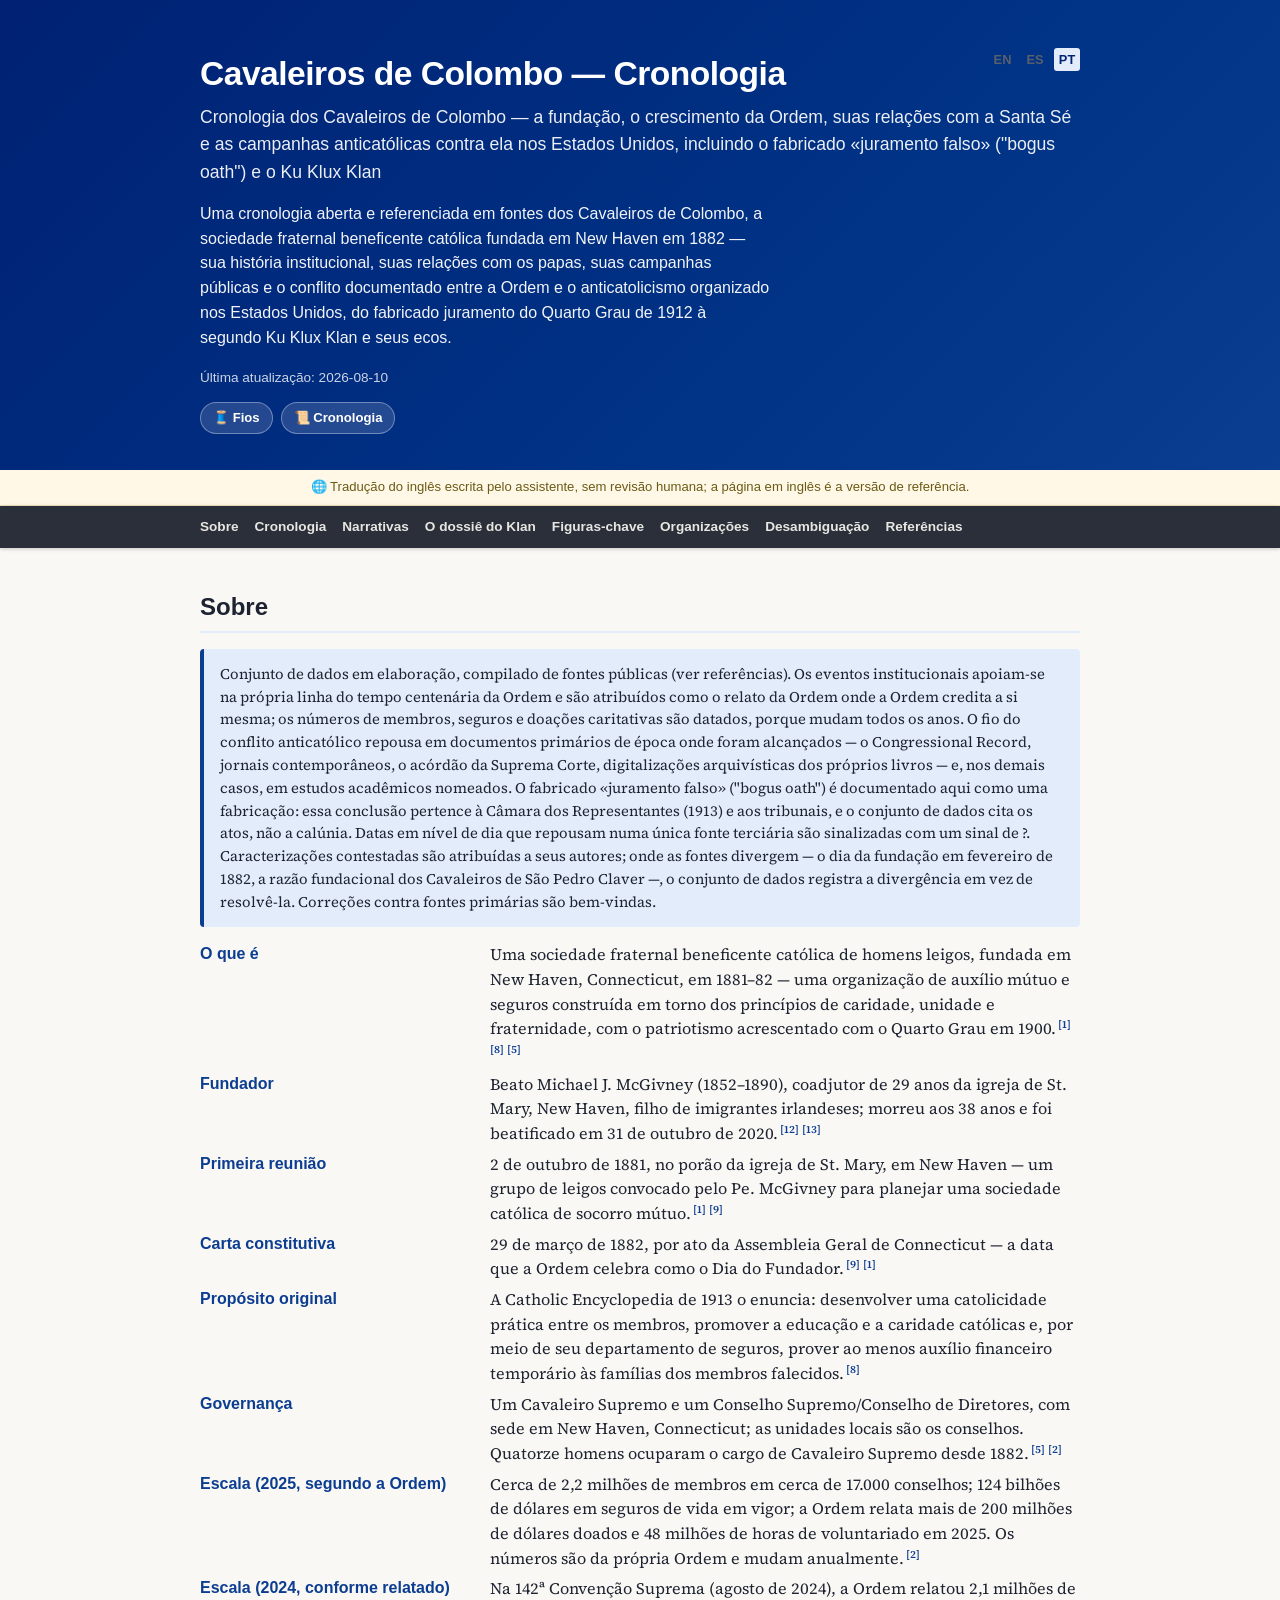
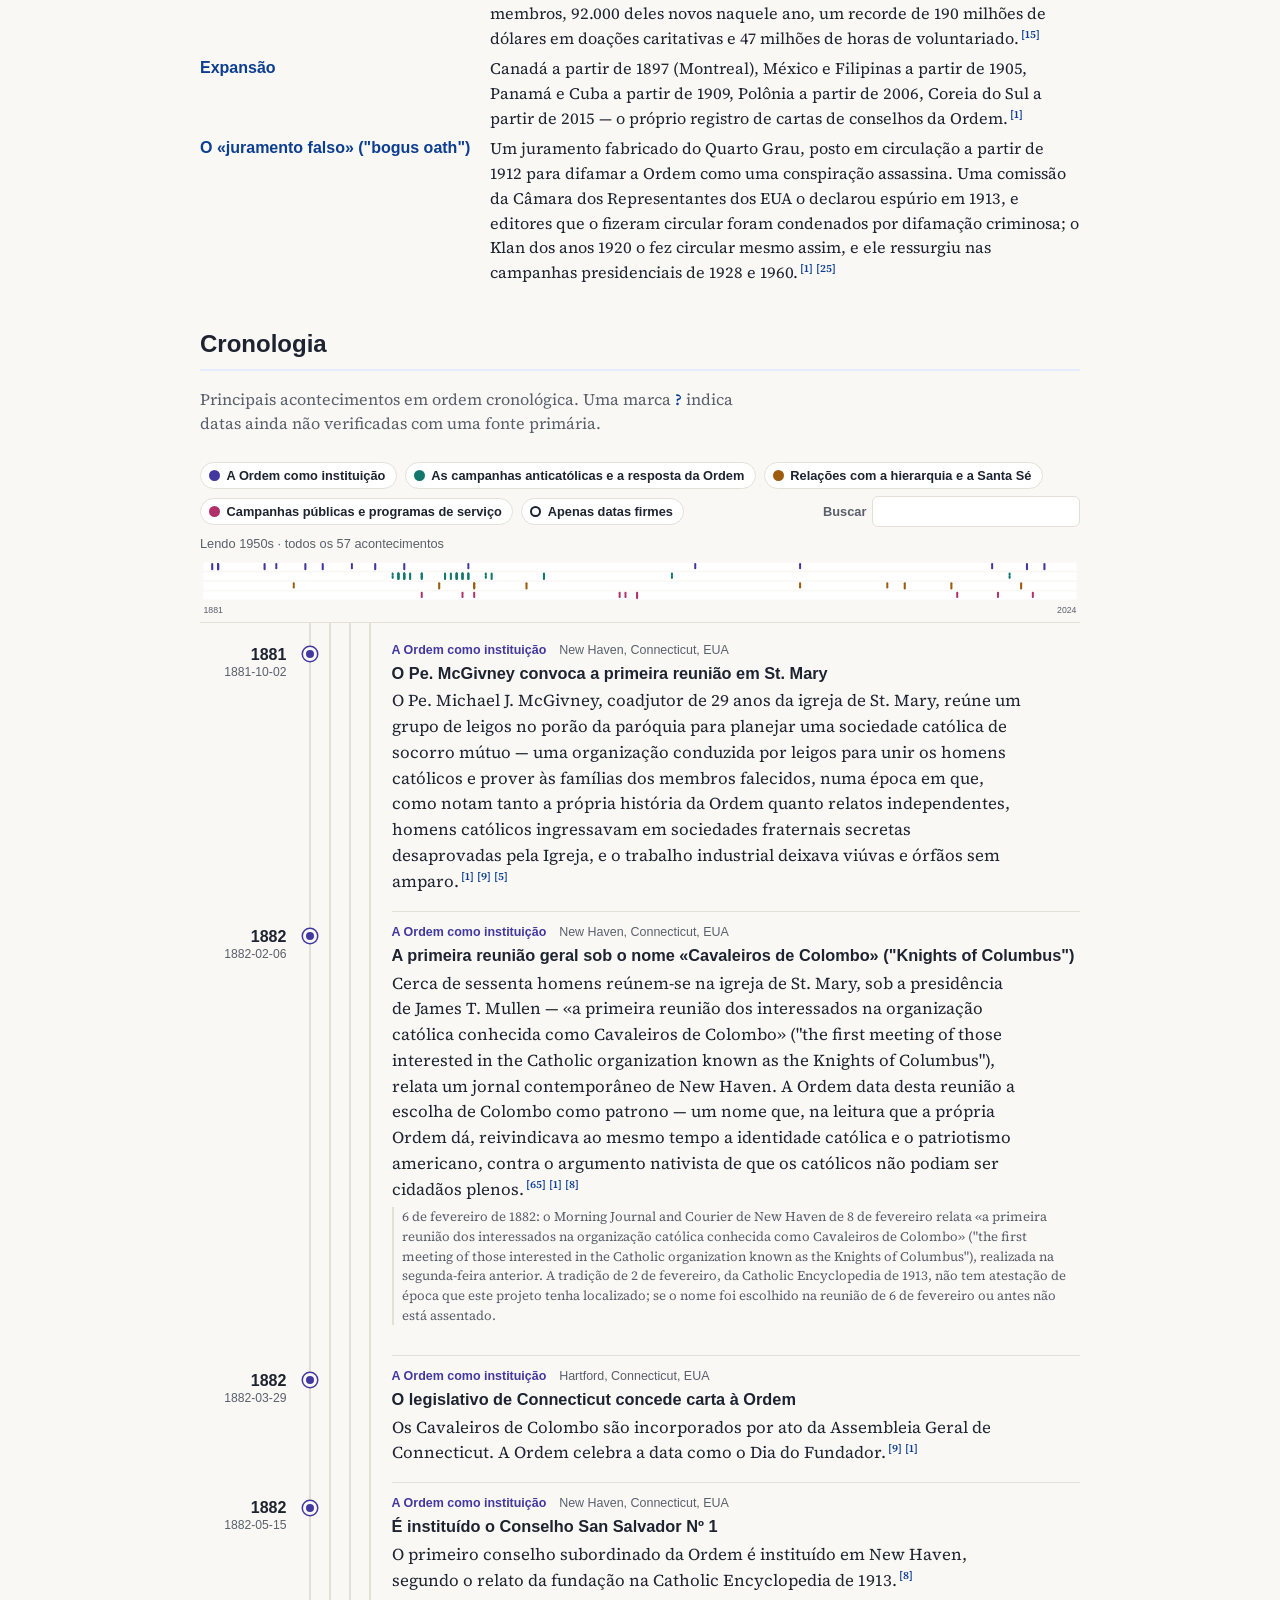
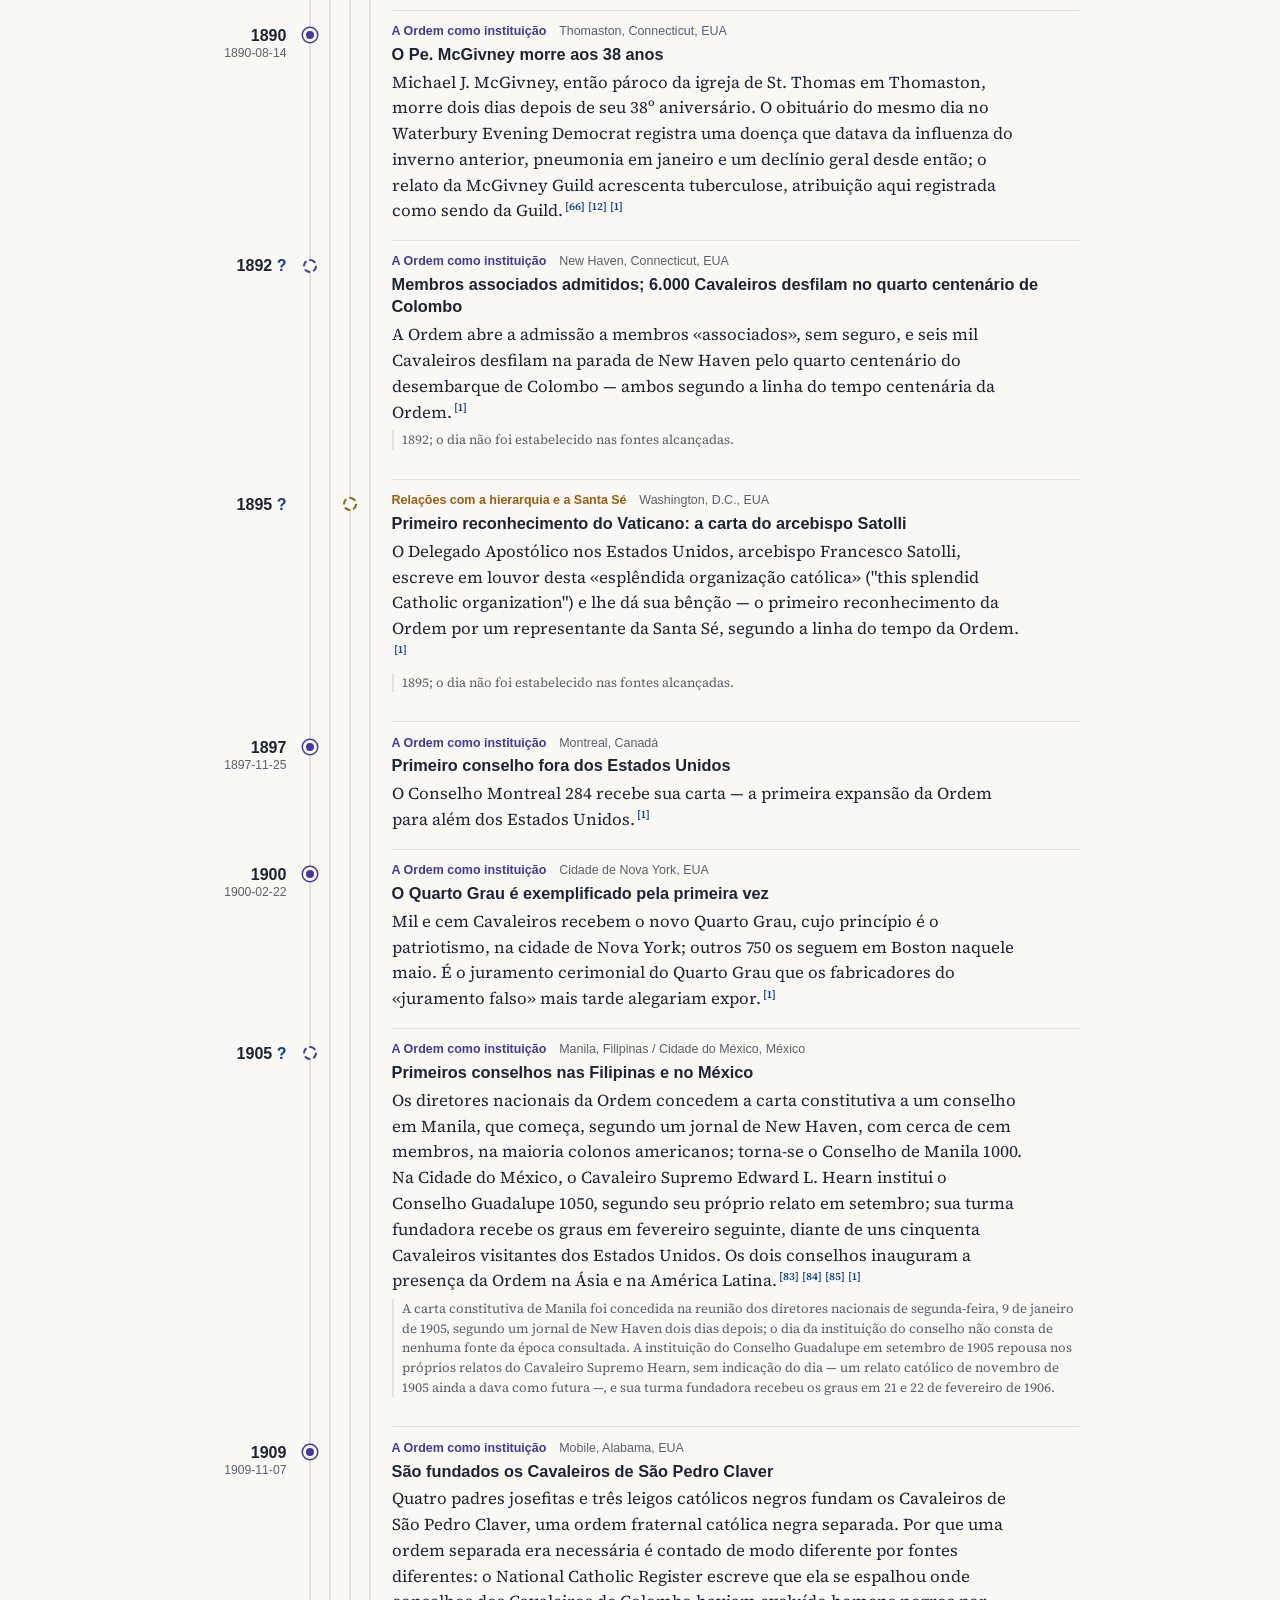
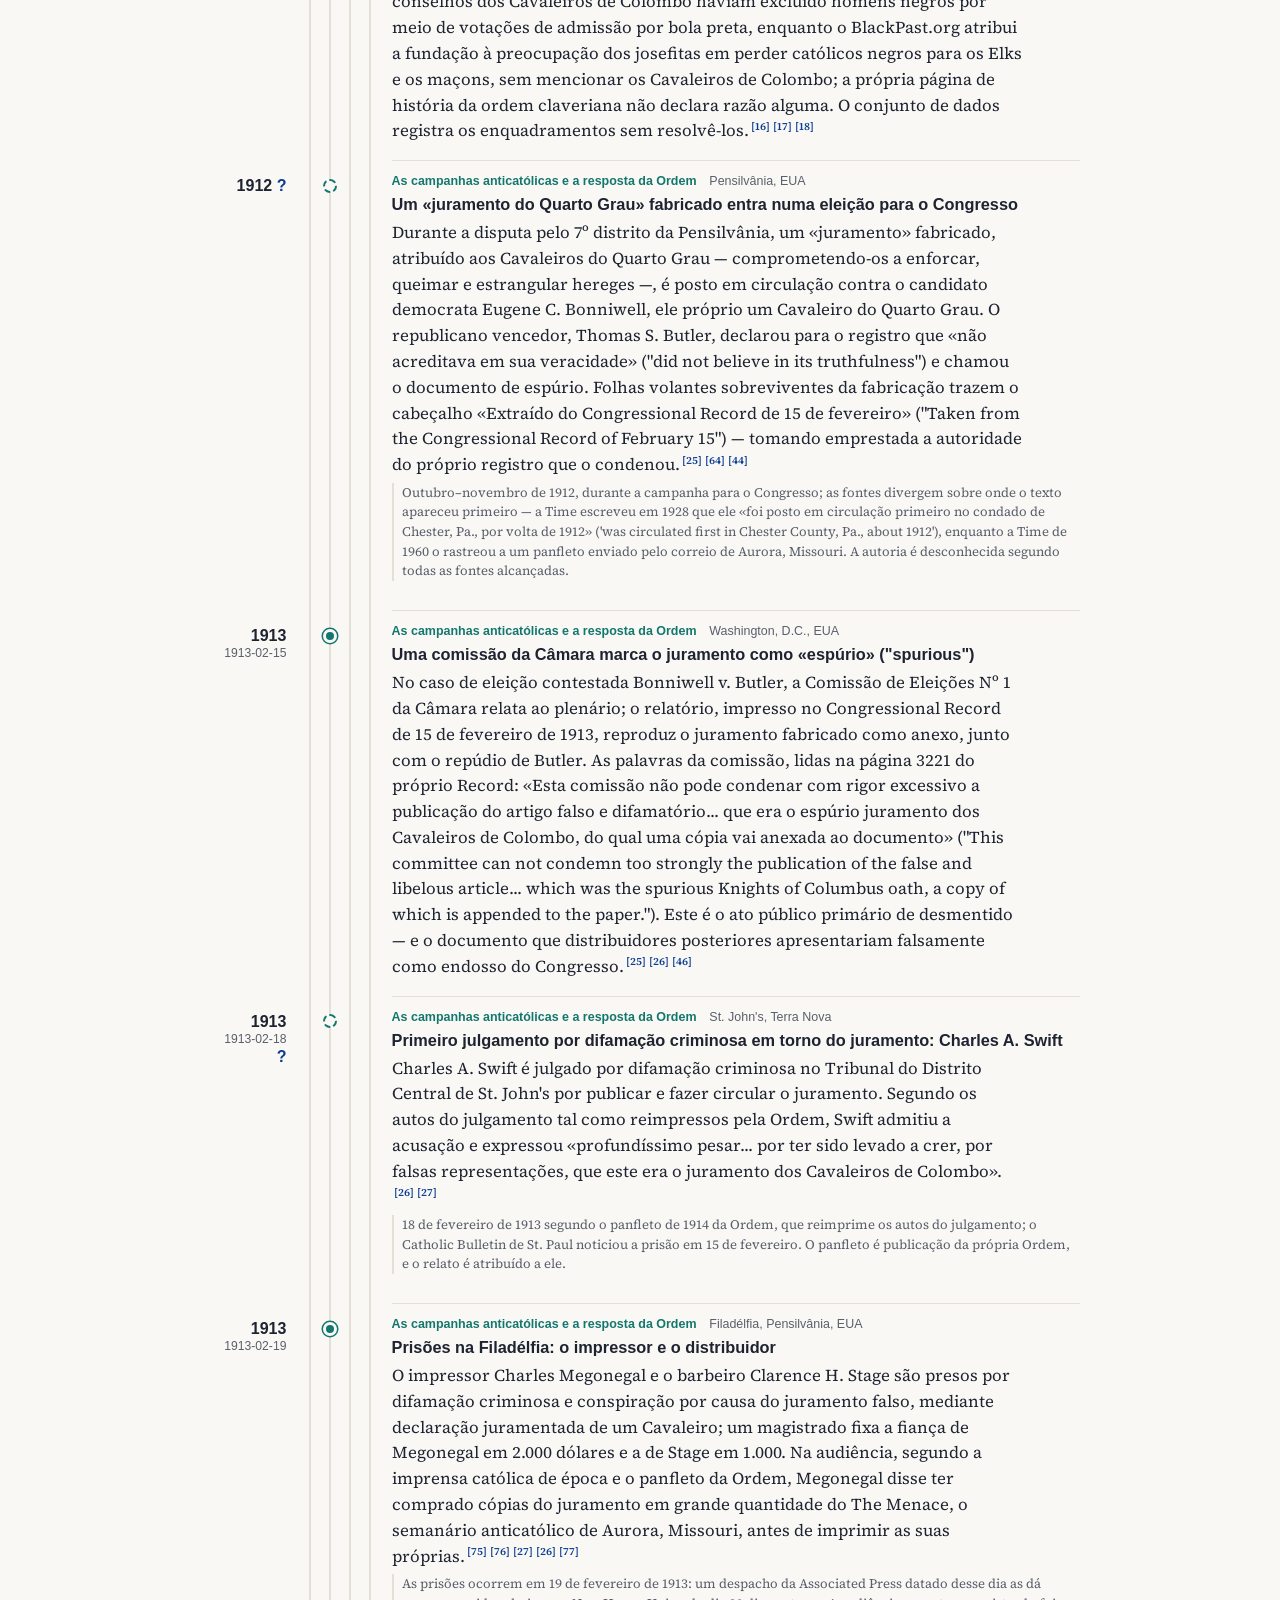
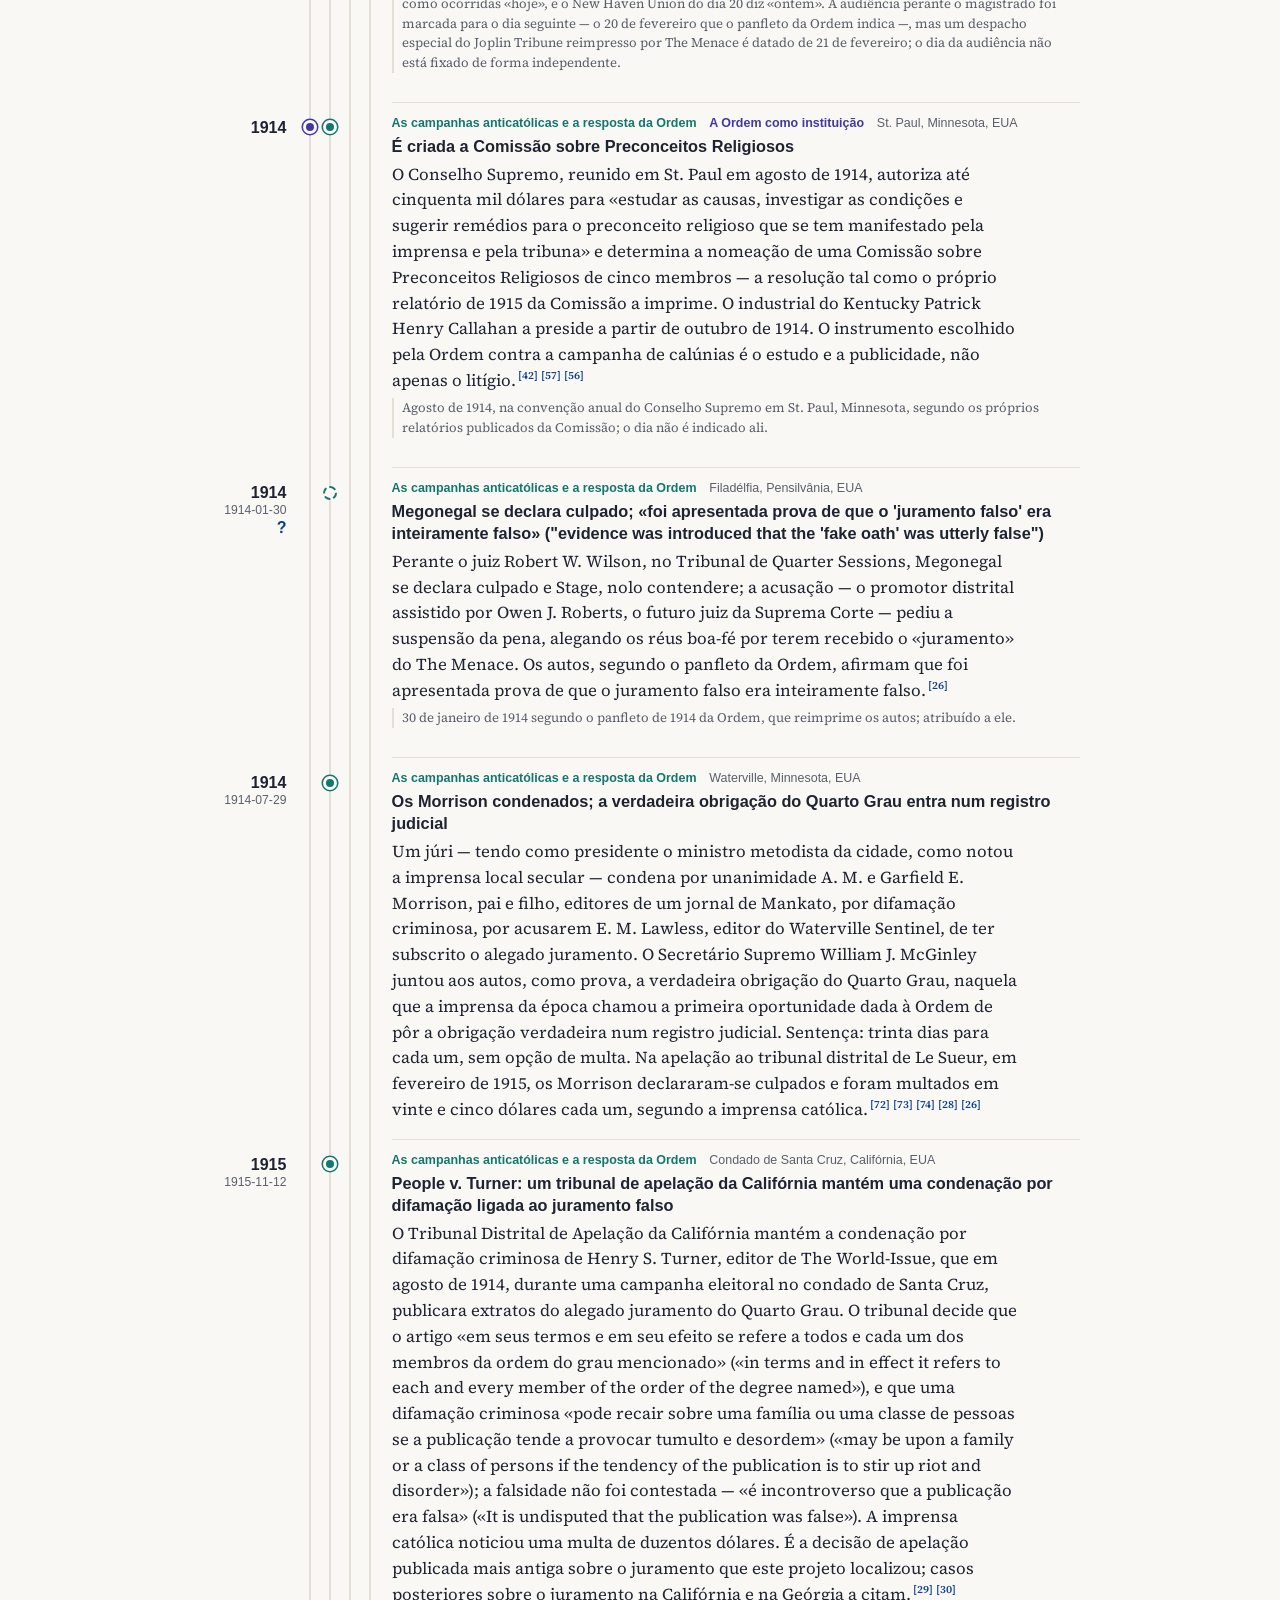
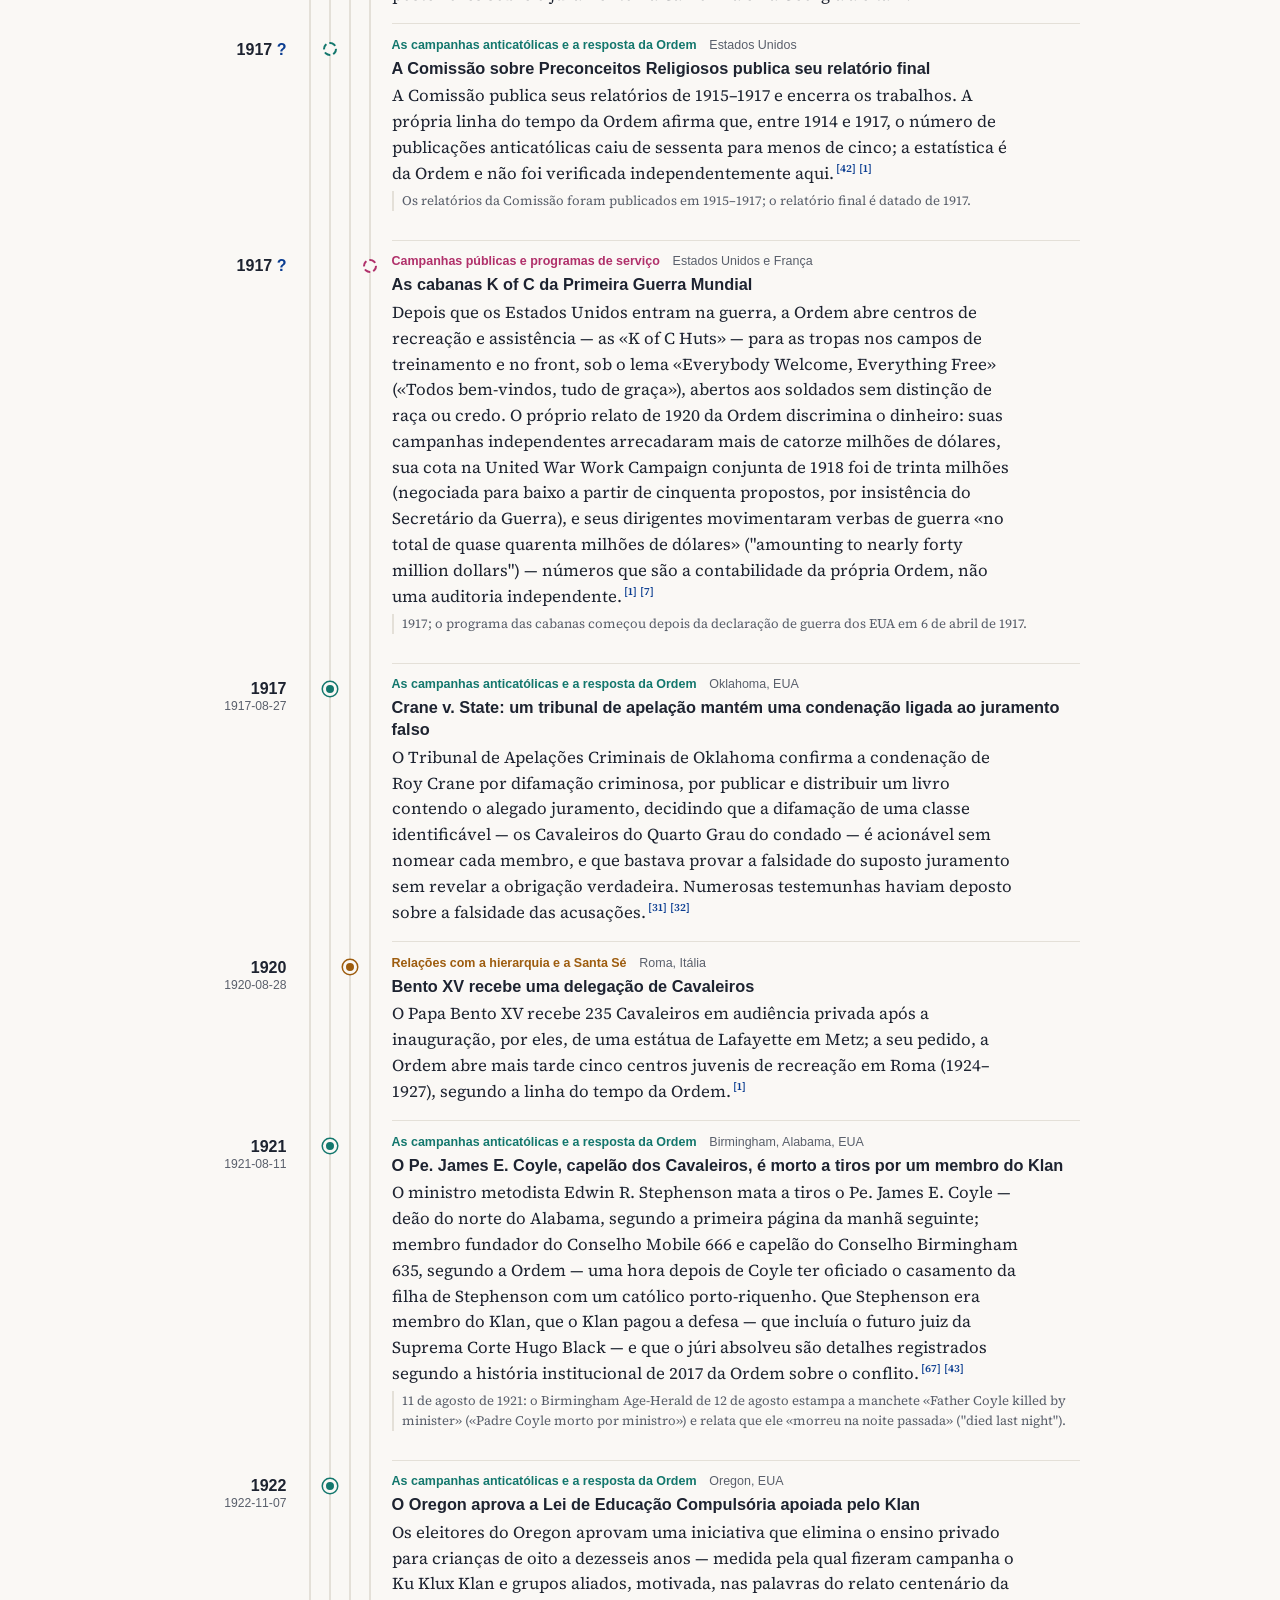
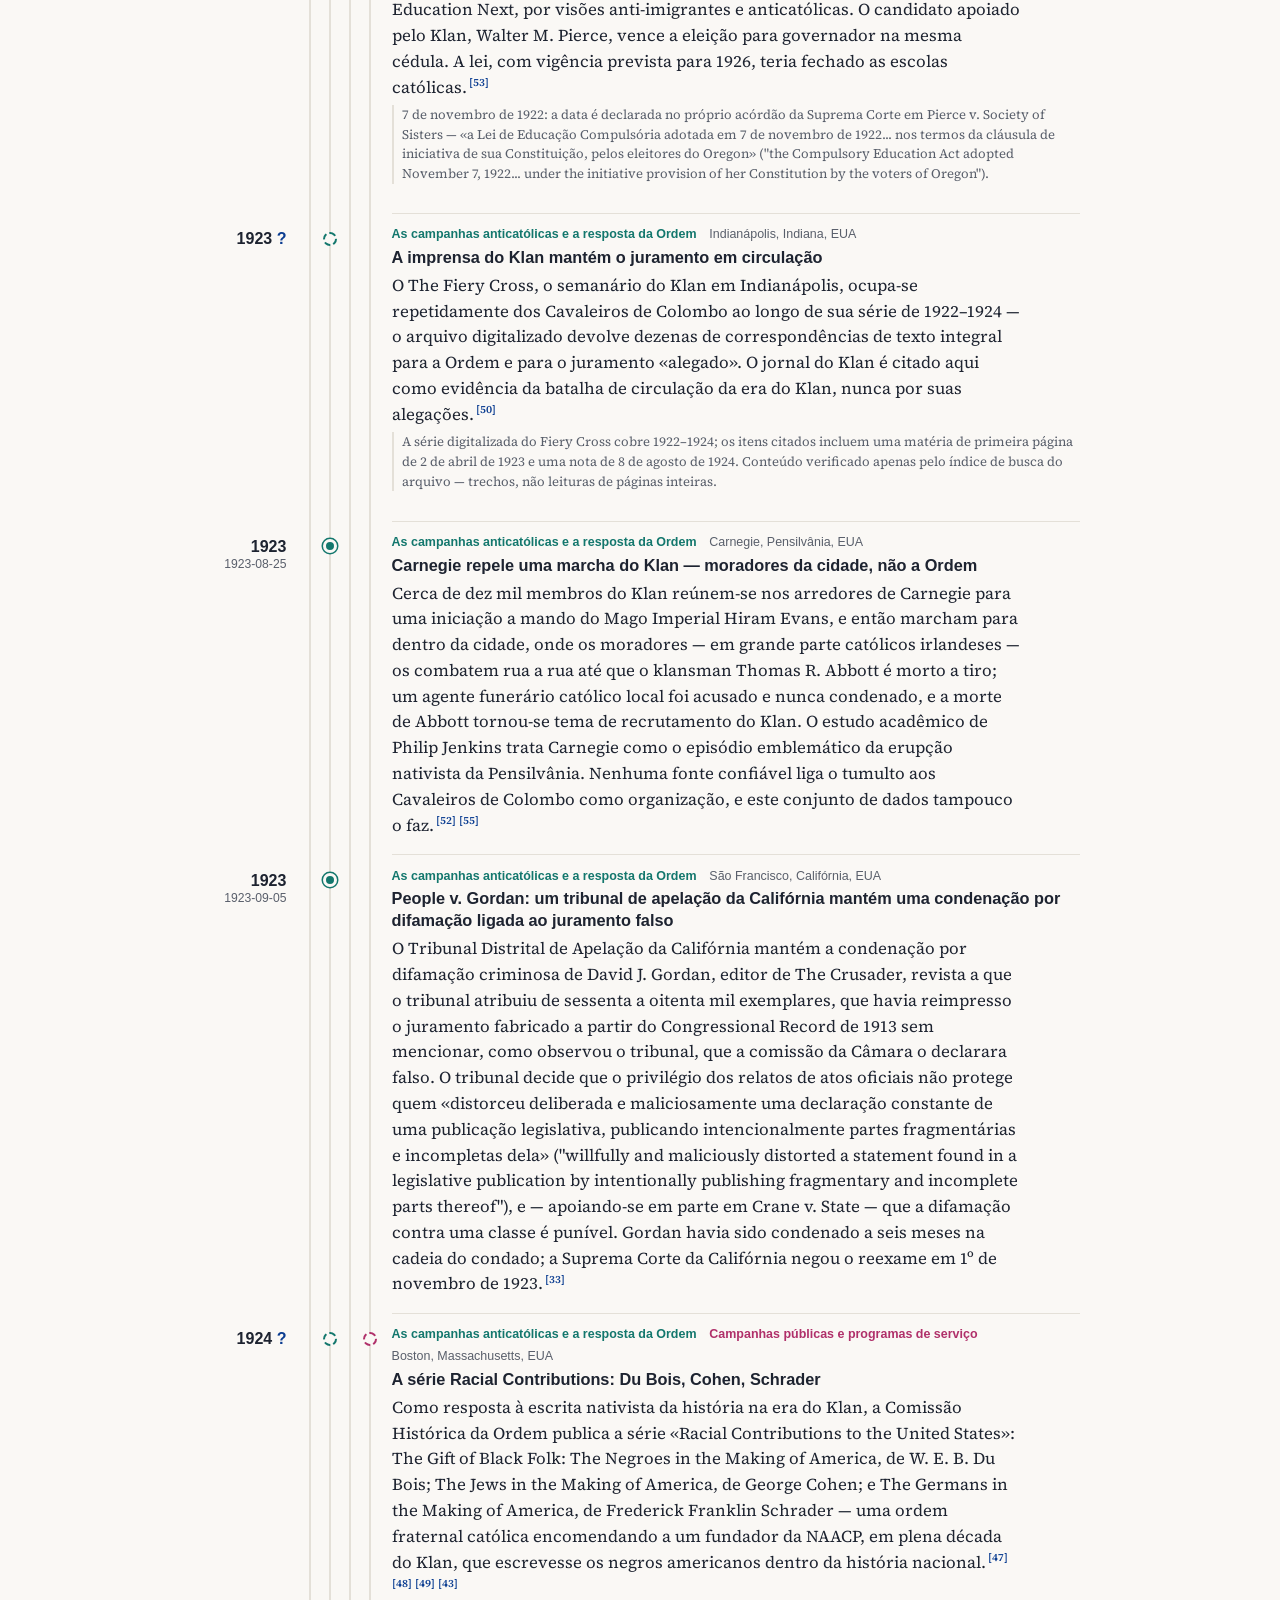
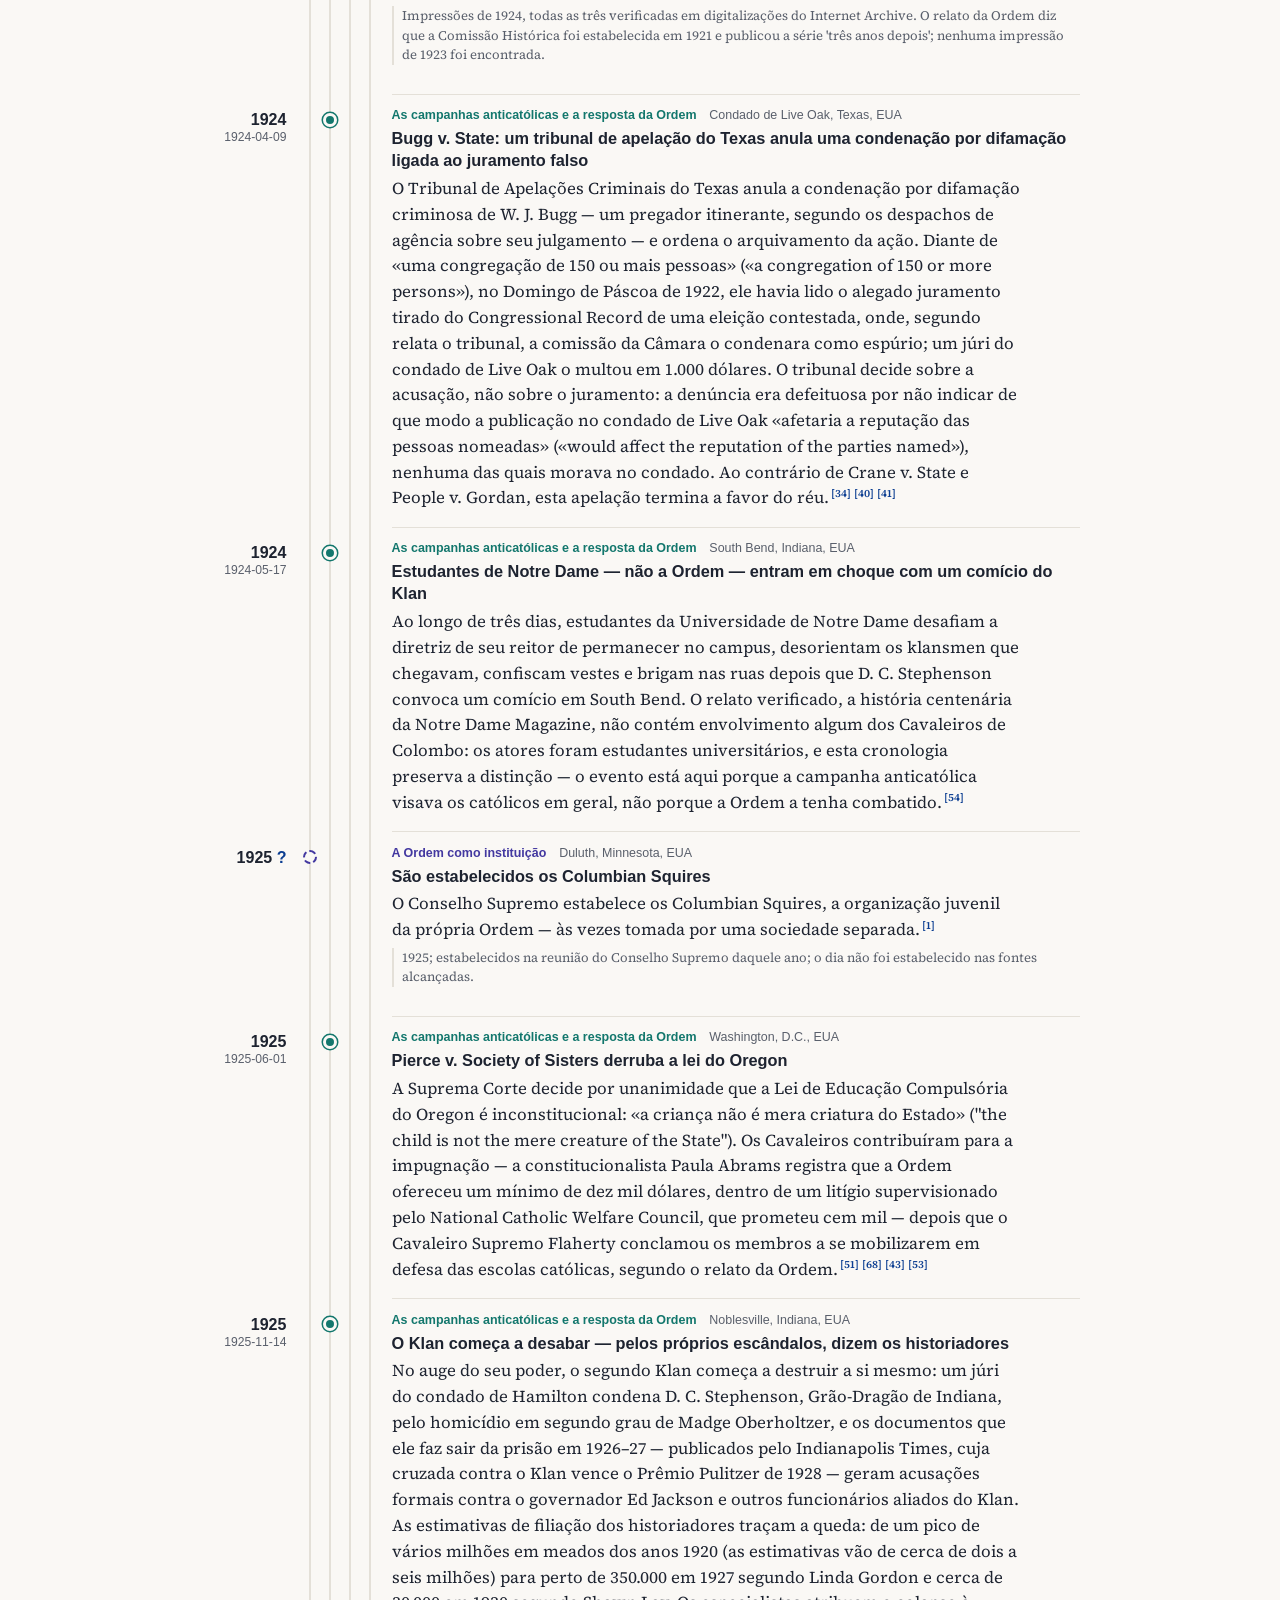
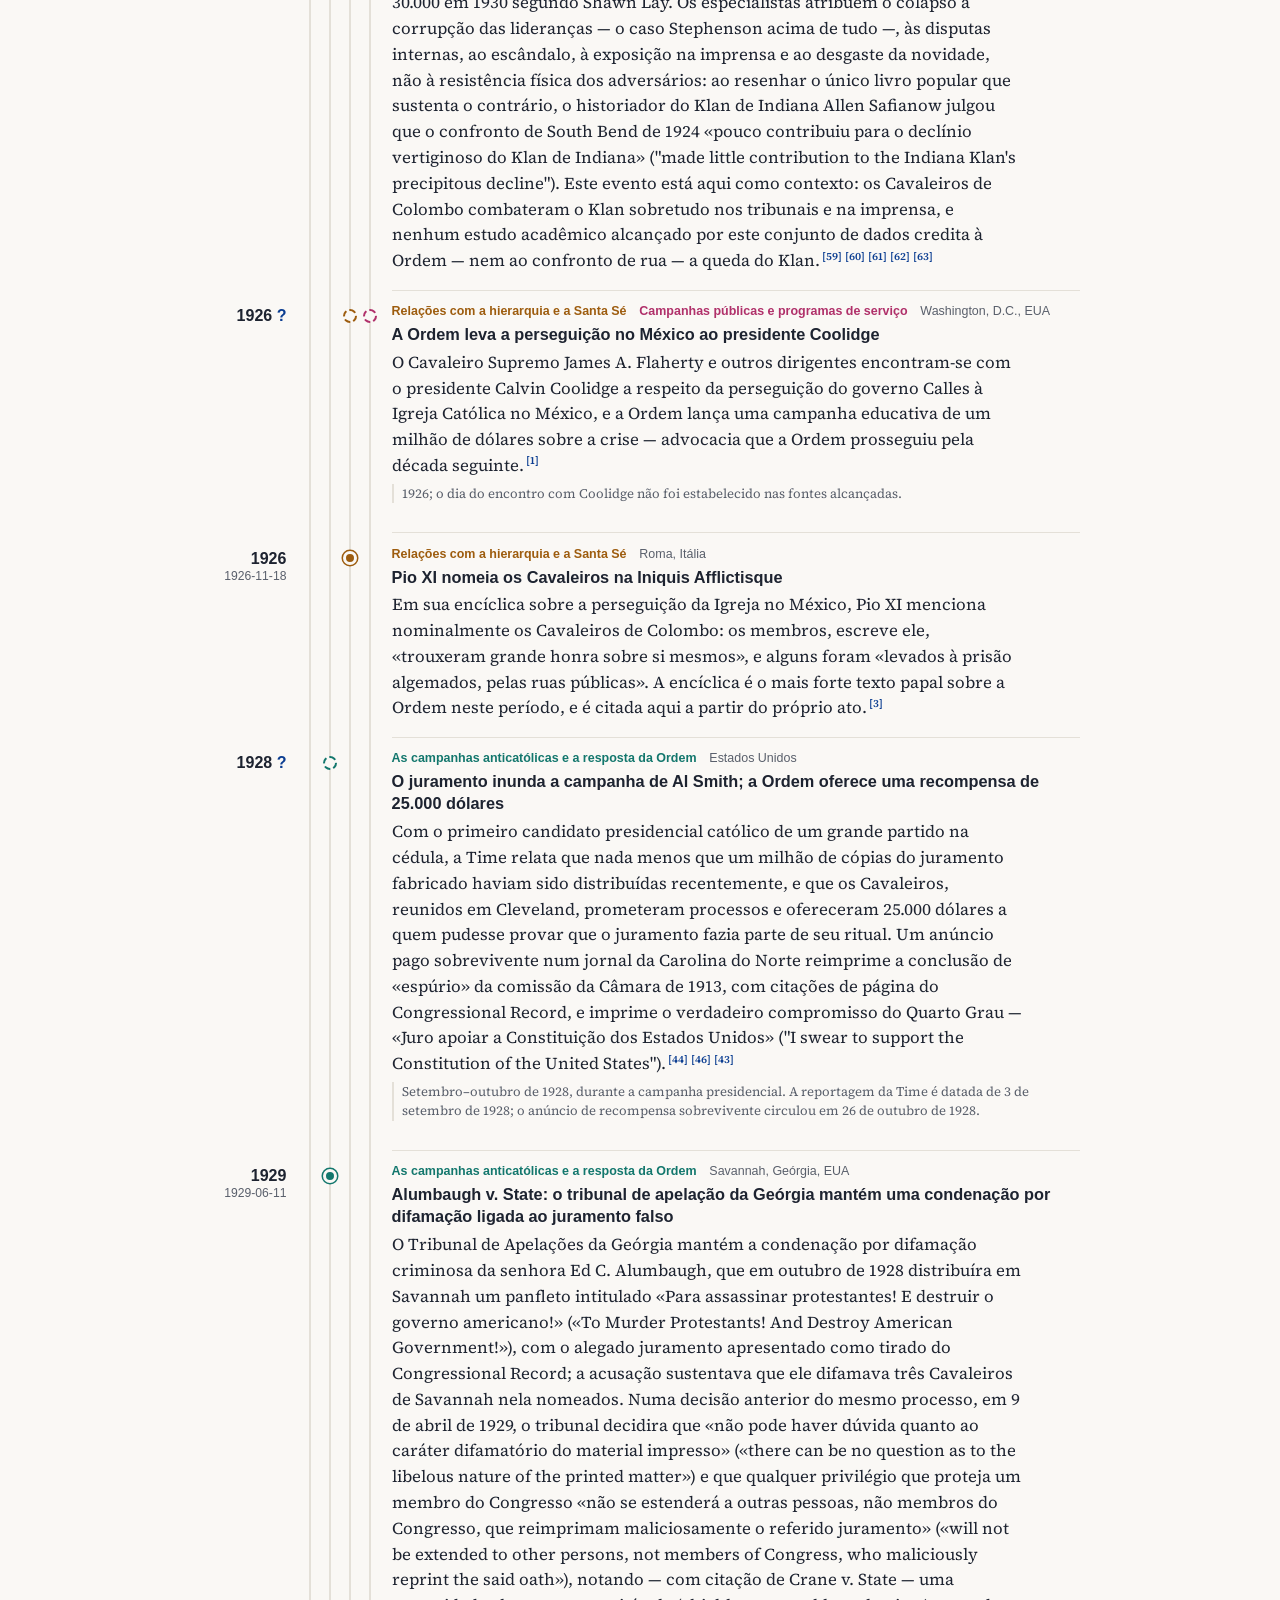
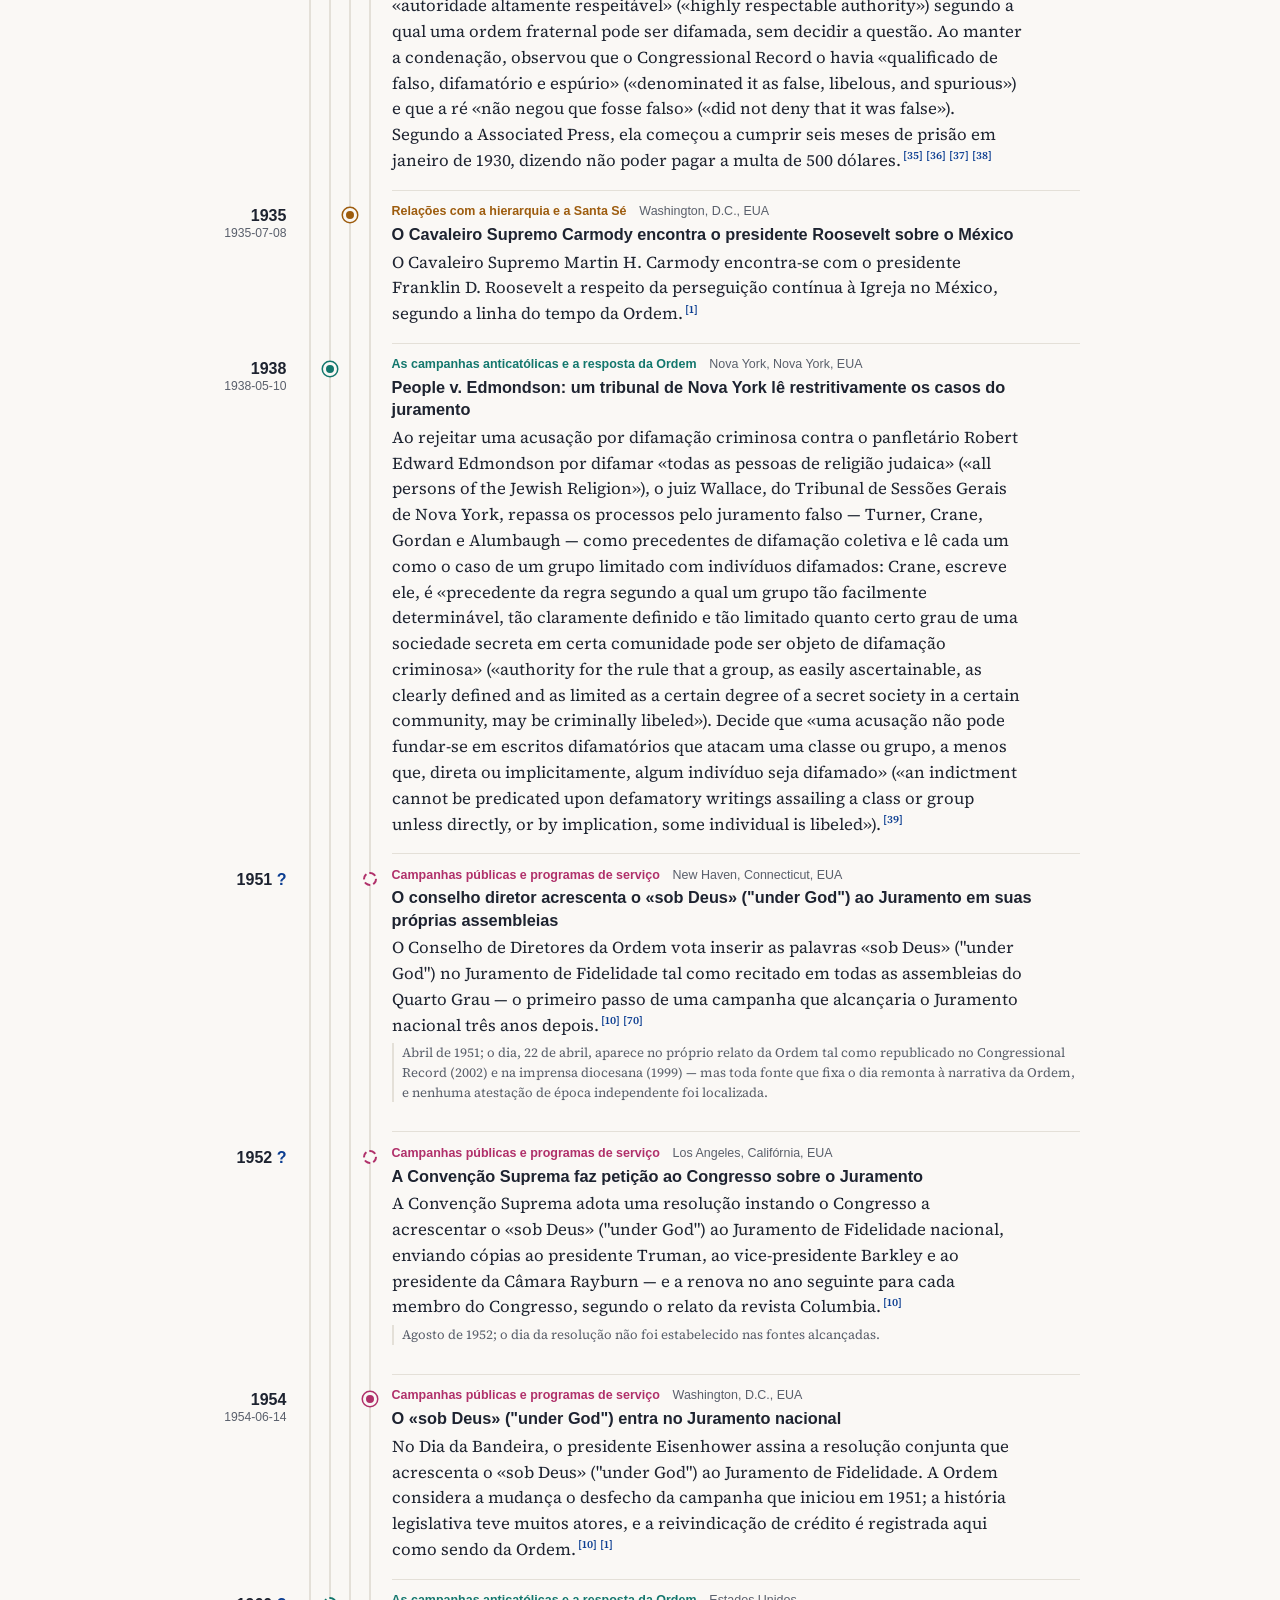
<file: docs/pt/index.html>
<!DOCTYPE html>
<html lang="pt">
<head>
  <meta charset="utf-8">
  <meta name="viewport" content="width=device-width, initial-scale=1">
  <title>Cavaleiros de Colombo — Cronologia</title>
  <meta name="description" content="Uma cronologia aberta e referenciada em fontes dos Cavaleiros de Colombo, a sociedade fraternal beneficente católica fundada em New Haven em 1882 — sua história institucional, suas relações com os papas, suas campanhas públicas e o conflito documentado entre a Ordem e o anticatolicismo organizado nos Estados Unidos, do fabricado juramento do Quarto Grau de 1912 à segundo Ku Klux Klan e seus ecos.">
  <!-- Google tag (gtag.js) -->
  <script async src="https://www.googletagmanager.com/gtag/js?id=G-R9LV1QZHVE"></script>
  <script>
    window.dataLayer = window.dataLayer || [];
    function gtag(){dataLayer.push(arguments);}
    gtag('js', new Date());
    gtag('config', 'G-R9LV1QZHVE');
  </script>
  <link rel="stylesheet" href="../styles.css">
  <script src="../river.js" defer></script>
  <script src="../cite.js" defer data-label="Referência" data-all="Todas as referências"></script>
  <link rel="canonical" href="https://cronologia.github.io/kofc/pt/">
  <link rel="alternate" hreflang="en" href="https://cronologia.github.io/kofc/en/">
  <link rel="alternate" hreflang="es" href="https://cronologia.github.io/kofc/es/">
  <link rel="alternate" hreflang="pt" href="https://cronologia.github.io/kofc/pt/">
  <link rel="alternate" hreflang="x-default" href="https://cronologia.github.io/kofc/">
  <meta property="og:type" content="website">
  <meta property="og:site_name" content="Cavaleiros de Colombo — Cronologia">
  <meta property="og:locale" content="pt_BR">
  <meta property="og:title" content="Cavaleiros de Colombo — Cronologia">
  <meta property="og:description" content="Uma cronologia aberta e referenciada em fontes dos Cavaleiros de Colombo, a sociedade fraternal beneficente católica fundada em New Haven em 1882 — sua história institucional, suas relações com os papas, suas campanhas públicas e o conflito documentado entre a Ordem e o anticatolicismo organizado nos Estados Unidos, do fabricado juramento do Quarto Grau de 1912 à segundo Ku Klux Klan e seus ecos.">
  <meta property="og:url" content="https://cronologia.github.io/kofc/pt/">
  <meta name="twitter:card" content="summary">
  <meta name="twitter:title" content="Cavaleiros de Colombo — Cronologia">
  <meta name="twitter:description" content="Uma cronologia aberta e referenciada em fontes dos Cavaleiros de Colombo, a sociedade fraternal beneficente católica fundada em New Haven em 1882 — sua história institucional, suas relações com os papas, suas campanhas públicas e o conflito documentado entre a Ordem e o anticatolicismo organizado nos Estados Unidos, do fabricado juramento do Quarto Grau de 1912 à segundo Ku Klux Klan e seus ecos.">
  <script type="application/ld+json">
  {
    "@context": "https://schema.org",
    "@type": "WebSite",
    "name": "Cavaleiros de Colombo — Cronologia",
    "description": "Uma cronologia aberta e referenciada em fontes dos Cavaleiros de Colombo, a sociedade fraternal beneficente católica fundada em New Haven em 1882 — sua história institucional, suas relações com os papas, suas campanhas públicas e o conflito documentado entre a Ordem e o anticatolicismo organizado nos Estados Unidos, do fabricado juramento do Quarto Grau de 1912 à segundo Ku Klux Klan e seus ecos.",
    "url": "https://cronologia.github.io/kofc/pt/",
    "inLanguage": "pt"
  }
  </script>
</head>
<body>
  <header class="site-header">
    <div class="wrap">
      <nav class="lang-switch" aria-label="Idioma"><a href="../en/" hreflang="en">EN</a><a href="../es/" hreflang="es">ES</a><span class="lang-current" aria-current="true">PT</span></nav>
      <h1>Cavaleiros de Colombo — Cronologia</h1>
      <p class="subtitle">Cronologia dos Cavaleiros de Colombo — a fundação, o crescimento da Ordem, suas relações com a Santa Sé e as campanhas anticatólicas contra ela nos Estados Unidos, incluindo o fabricado «juramento falso» (&quot;bogus oath&quot;) e o Ku Klux Klan</p>
      <p class="lead">Uma cronologia aberta e referenciada em fontes dos Cavaleiros de Colombo, a sociedade fraternal beneficente católica fundada em New Haven em 1882 — sua história institucional, suas relações com os papas, suas campanhas públicas e o conflito documentado entre a Ordem e o anticatolicismo organizado nos Estados Unidos, do fabricado juramento do Quarto Grau de 1912 à segundo Ku Klux Klan e seus ecos.</p>
      <p class="updated">Última atualização: 2026-08-10</p>
      <div class="viz-chips">
        <a href="#threads">🧵 Fios</a>
        <a href="#chronology">📜 Cronologia</a>
      </div>
    </div>
  </header>
  <div class="i18n-disclaimer" role="note">🌐 Tradução do inglês escrita pelo assistente, sem revisão humana; a página em inglês é a versão de referência.</div>

  <nav class="site-nav">
    <div class="wrap">
      <a href="#about">Sobre</a>
      <a href="#chronology">Cronologia</a>
      <a href="#threads">Narrativas</a>
      <a href="#conflict-dossier">O dossiê do Klan</a>
      <a href="#figures">Figuras-chave</a>
      <a href="#organizations">Organizações</a>
      <a href="#disambiguation">Desambiguação</a>
      <a href="#references">Referências</a>
    </div>
  </nav>

  <main class="wrap">
    <section id="about">
      <h2>Sobre</h2>
      <p class="notice">Conjunto de dados em elaboração, compilado de fontes públicas (ver referências). Os eventos institucionais apoiam-se na própria linha do tempo centenária da Ordem e são atribuídos como o relato da Ordem onde a Ordem credita a si mesma; os números de membros, seguros e doações caritativas são datados, porque mudam todos os anos. O fio do conflito anticatólico repousa em documentos primários de época onde foram alcançados — o Congressional Record, jornais contemporâneos, o acórdão da Suprema Corte, digitalizações arquivísticas dos próprios livros — e, nos demais casos, em estudos acadêmicos nomeados. O fabricado «juramento falso» (&quot;bogus oath&quot;) é documentado aqui como uma fabricação: essa conclusão pertence à Câmara dos Representantes (1913) e aos tribunais, e o conjunto de dados cita os atos, não a calúnia. Datas em nível de dia que repousam numa única fonte terciária são sinalizadas com um sinal de ?. Caracterizações contestadas são atribuídas a seus autores; onde as fontes divergem — o dia da fundação em fevereiro de 1882, a razão fundacional dos Cavaleiros de São Pedro Claver —, o conjunto de dados registra a divergência em vez de resolvê-la. Correções contra fontes primárias são bem-vindas.</p>
      <dl class="facts">
        <dt>O que é</dt>
        <dd>Uma sociedade fraternal beneficente católica de homens leigos, fundada em New Haven, Connecticut, em 1881–82 — uma organização de auxílio mútuo e seguros construída em torno dos princípios de caridade, unidade e fraternidade, com o patriotismo acrescentado com o Quarto Grau em 1900.<sup class="cite"><a href="#ref-1" title="Reference 1">[1]</a> <a href="#ref-8" title="Reference 8">[8]</a> <a href="#ref-5" title="Reference 5">[5]</a></sup></dd>
        <dt>Fundador</dt>
        <dd>Beato Michael J. McGivney (1852–1890), coadjutor de 29 anos da igreja de St. Mary, New Haven, filho de imigrantes irlandeses; morreu aos 38 anos e foi beatificado em 31 de outubro de 2020.<sup class="cite"><a href="#ref-12" title="Reference 12">[12]</a> <a href="#ref-13" title="Reference 13">[13]</a></sup></dd>
        <dt>Primeira reunião</dt>
        <dd>2 de outubro de 1881, no porão da igreja de St. Mary, em New Haven — um grupo de leigos convocado pelo Pe. McGivney para planejar uma sociedade católica de socorro mútuo.<sup class="cite"><a href="#ref-1" title="Reference 1">[1]</a> <a href="#ref-9" title="Reference 9">[9]</a></sup></dd>
        <dt>Carta constitutiva</dt>
        <dd>29 de março de 1882, por ato da Assembleia Geral de Connecticut — a data que a Ordem celebra como o Dia do Fundador.<sup class="cite"><a href="#ref-9" title="Reference 9">[9]</a> <a href="#ref-1" title="Reference 1">[1]</a></sup></dd>
        <dt>Propósito original</dt>
        <dd>A Catholic Encyclopedia de 1913 o enuncia: desenvolver uma catolicidade prática entre os membros, promover a educação e a caridade católicas e, por meio de seu departamento de seguros, prover ao menos auxílio financeiro temporário às famílias dos membros falecidos.<sup class="cite"><a href="#ref-8" title="Reference 8">[8]</a></sup></dd>
        <dt>Governança</dt>
        <dd>Um Cavaleiro Supremo e um Conselho Supremo/Conselho de Diretores, com sede em New Haven, Connecticut; as unidades locais são os conselhos. Quatorze homens ocuparam o cargo de Cavaleiro Supremo desde 1882.<sup class="cite"><a href="#ref-5" title="Reference 5">[5]</a> <a href="#ref-2" title="Reference 2">[2]</a></sup></dd>
        <dt>Escala (2025, segundo a Ordem)</dt>
        <dd>Cerca de 2,2 milhões de membros em cerca de 17.000 conselhos; 124 bilhões de dólares em seguros de vida em vigor; a Ordem relata mais de 200 milhões de dólares doados e 48 milhões de horas de voluntariado em 2025. Os números são da própria Ordem e mudam anualmente.<sup class="cite"><a href="#ref-2" title="Reference 2">[2]</a></sup></dd>
        <dt>Escala (2024, conforme relatado)</dt>
        <dd>Na 142ª Convenção Suprema (agosto de 2024), a Ordem relatou 2,1 milhões de membros, 92.000 deles novos naquele ano, um recorde de 190 milhões de dólares em doações caritativas e 47 milhões de horas de voluntariado.<sup class="cite"><a href="#ref-15" title="Reference 15">[15]</a></sup></dd>
        <dt>Expansão</dt>
        <dd>Canadá a partir de 1897 (Montreal), México e Filipinas a partir de 1905, Panamá e Cuba a partir de 1909, Polônia a partir de 2006, Coreia do Sul a partir de 2015 — o próprio registro de cartas de conselhos da Ordem.<sup class="cite"><a href="#ref-1" title="Reference 1">[1]</a></sup></dd>
        <dt>O «juramento falso» (&quot;bogus oath&quot;)</dt>
        <dd>Um juramento fabricado do Quarto Grau, posto em circulação a partir de 1912 para difamar a Ordem como uma conspiração assassina. Uma comissão da Câmara dos Representantes dos EUA o declarou espúrio em 1913, e editores que o fizeram circular foram condenados por difamação criminosa; o Klan dos anos 1920 o fez circular mesmo assim, e ele ressurgiu nas campanhas presidenciais de 1928 e 1960.<sup class="cite"><a href="#ref-1" title="Reference 1">[1]</a> <a href="#ref-25" title="Reference 25">[25]</a></sup></dd>
      </dl>
    </section>

    <section id="chronology" class="river rv-lanes">
      <h2>Cronologia</h2>
      <p class="section-intro">Principais acontecimentos em ordem cronológica. Uma marca <span class="flag">?</span> indica
      datas ainda não verificadas com uma fonte primária.</p>
      <div class="rv-bar">
        <div class="rv-controls" role="group" aria-label="Filtrar a cronologia" hidden>
          <label class="rv-chip rv-l0"><input type="checkbox" data-lane="institution" checked><span class="rv-sw"></span>A Ordem como instituição</label>
          <label class="rv-chip rv-l1"><input type="checkbox" data-lane="anti-catholic-conflict" checked><span class="rv-sw"></span>As campanhas anticatólicas e a resposta da Ordem</label>
          <label class="rv-chip rv-l2"><input type="checkbox" data-lane="church-relations" checked><span class="rv-sw"></span>Relações com a hierarquia e a Santa Sé</label>
          <label class="rv-chip rv-l3"><input type="checkbox" data-lane="public-action" checked><span class="rv-sw"></span>Campanhas públicas e programas de serviço</label>
          <label class="rv-chip rv-firm"><input type="checkbox" data-firm><span class="rv-sw"></span>Apenas datas firmes</label>
          <label class="rv-find">Buscar <input type="search" autocomplete="off"></label>
          <p class="rv-status" aria-live="polite" data-all="todos os {n} acontecimentos" data-some="{n} de {total} acontecimentos exibidos" data-reading="Lendo"></p>
        </div>
        <svg class="rv-ribbon" viewBox="-4 0 1008 62" preserveAspectRatio="xMinYMid meet" role="img" aria-label="Visão geral dos 57 acontecimentos em 4 narrativas; as grandes lacunas do registro aparecem como cortes">
          <rect class="rv-row" x="0" y="2" width="1000" height="9"/><rect class="rv-row" x="0" y="13" width="1000" height="9"/><rect class="rv-row" x="0" y="24" width="1000" height="9"/><rect class="rv-row" x="0" y="35" width="1000" height="9"/>
          <line class="rv-tick rv-l0" data-i="0" x1="10" x2="10" y1="3.5" y2="9.5"/><line class="rv-tick rv-l0" data-i="1" x1="16.7" x2="16.7" y1="3.5" y2="9.5"/><line class="rv-tick rv-l0" data-i="2" x1="16.7" x2="16.7" y1="3.5" y2="9.5"/><line class="rv-tick rv-l0" data-i="3" x1="16.7" x2="16.7" y1="3.5" y2="9.5"/><line class="rv-tick rv-l0" data-i="4" x1="70" x2="70" y1="3.5" y2="9.5"/><line class="rv-tick rv-l0 rv-u" data-i="5" x1="83.4" x2="83.4" y1="3.5" y2="9.5"/><line class="rv-tick rv-l2 rv-u" data-i="6" x1="103.4" x2="103.4" y1="25.5" y2="31.5"/><line class="rv-tick rv-l0" data-i="7" x1="116.7" x2="116.7" y1="3.5" y2="9.5"/><line class="rv-tick rv-l0" data-i="8" x1="136.6" x2="136.6" y1="3.5" y2="9.5"/><line class="rv-tick rv-l0 rv-u" data-i="9" x1="170" x2="170" y1="3.5" y2="9.5"/><line class="rv-tick rv-l0" data-i="10" x1="196.7" x2="196.7" y1="3.5" y2="9.5"/><line class="rv-tick rv-l1 rv-u" data-i="11" x1="216.7" x2="216.7" y1="14.5" y2="20.5"/><line class="rv-tick rv-l1" data-i="12" x1="223.3" x2="223.3" y1="14.5" y2="20.5"/><line class="rv-tick rv-l1 rv-u" data-i="13" x1="223.3" x2="223.3" y1="14.5" y2="20.5"/><line class="rv-tick rv-l1" data-i="14" x1="223.3" x2="223.3" y1="14.5" y2="20.5"/><line class="rv-tick rv-l1" data-i="15" x1="230" x2="230" y1="14.5" y2="20.5"/><line class="rv-tick rv-l0" data-i="15" x1="230" x2="230" y1="3.5" y2="9.5"/><line class="rv-tick rv-l1 rv-u" data-i="16" x1="230" x2="230" y1="14.5" y2="20.5"/><line class="rv-tick rv-l1" data-i="17" x1="230" x2="230" y1="14.5" y2="20.5"/><line class="rv-tick rv-l1" data-i="18" x1="236.7" x2="236.7" y1="14.5" y2="20.5"/><line class="rv-tick rv-l1 rv-u" data-i="19" x1="250" x2="250" y1="14.5" y2="20.5"/><line class="rv-tick rv-l3 rv-u" data-i="20" x1="250" x2="250" y1="36.5" y2="42.5"/><line class="rv-tick rv-l1" data-i="21" x1="250" x2="250" y1="14.5" y2="20.5"/><line class="rv-tick rv-l2" data-i="22" x1="270" x2="270" y1="25.5" y2="31.5"/><line class="rv-tick rv-l1" data-i="23" x1="276.7" x2="276.7" y1="14.5" y2="20.5"/><line class="rv-tick rv-l1" data-i="24" x1="283.4" x2="283.4" y1="14.5" y2="20.5"/><line class="rv-tick rv-l1 rv-u" data-i="25" x1="290" x2="290" y1="14.5" y2="20.5"/><line class="rv-tick rv-l1" data-i="26" x1="290" x2="290" y1="14.5" y2="20.5"/><line class="rv-tick rv-l1" data-i="27" x1="290" x2="290" y1="14.5" y2="20.5"/><line class="rv-tick rv-l1 rv-u" data-i="28" x1="296.7" x2="296.7" y1="14.5" y2="20.5"/><line class="rv-tick rv-l3 rv-u" data-i="28" x1="296.7" x2="296.7" y1="36.5" y2="42.5"/><line class="rv-tick rv-l1" data-i="29" x1="296.7" x2="296.7" y1="14.5" y2="20.5"/><line class="rv-tick rv-l1" data-i="30" x1="296.7" x2="296.7" y1="14.5" y2="20.5"/><line class="rv-tick rv-l0 rv-u" data-i="31" x1="303.4" x2="303.4" y1="3.5" y2="9.5"/><line class="rv-tick rv-l1" data-i="32" x1="303.4" x2="303.4" y1="14.5" y2="20.5"/><line class="rv-tick rv-l1" data-i="33" x1="303.4" x2="303.4" y1="14.5" y2="20.5"/><line class="rv-tick rv-l2 rv-u" data-i="34" x1="310.1" x2="310.1" y1="25.5" y2="31.5"/><line class="rv-tick rv-l3 rv-u" data-i="34" x1="310.1" x2="310.1" y1="36.5" y2="42.5"/><line class="rv-tick rv-l2" data-i="35" x1="310.1" x2="310.1" y1="25.5" y2="31.5"/><line class="rv-tick rv-l1 rv-u" data-i="36" x1="323.4" x2="323.4" y1="14.5" y2="20.5"/><line class="rv-tick rv-l1" data-i="37" x1="330.1" x2="330.1" y1="14.5" y2="20.5"/><line class="rv-tick rv-l2" data-i="38" x1="370" x2="370" y1="25.5" y2="31.5"/><line class="rv-tick rv-l1" data-i="39" x1="390" x2="390" y1="14.5" y2="20.5"/><line class="rv-tick rv-l3 rv-u" data-i="40" x1="476.7" x2="476.7" y1="36.5" y2="42.5"/><line class="rv-tick rv-l3 rv-u" data-i="41" x1="483.4" x2="483.4" y1="36.5" y2="42.5"/><line class="rv-tick rv-l3" data-i="42" x1="496.7" x2="496.7" y1="36.5" y2="42.5"/><line class="rv-tick rv-l1 rv-u" data-i="43" x1="536.6" x2="536.6" y1="14.5" y2="20.5"/><line class="rv-tick rv-l0 rv-u" data-i="44" x1="563.3" x2="563.3" y1="3.5" y2="9.5"/><line class="rv-tick rv-l0 rv-u" data-i="45" x1="683.4" x2="683.4" y1="3.5" y2="9.5"/><line class="rv-tick rv-l2 rv-u" data-i="45" x1="683.4" x2="683.4" y1="25.5" y2="31.5"/><line class="rv-tick rv-l2 rv-u" data-i="46" x1="783.3" x2="783.3" y1="25.5" y2="31.5"/><line class="rv-tick rv-l2" data-i="47" x1="803.3" x2="803.3" y1="25.5" y2="31.5"/><line class="rv-tick rv-l2" data-i="48" x1="856.7" x2="856.7" y1="25.5" y2="31.5"/><line class="rv-tick rv-l3 rv-u" data-i="49" x1="863.4" x2="863.4" y1="36.5" y2="42.5"/><line class="rv-tick rv-l0 rv-u" data-i="50" x1="903.4" x2="903.4" y1="3.5" y2="9.5"/><line class="rv-tick rv-l3 rv-u" data-i="51" x1="910.1" x2="910.1" y1="36.5" y2="42.5"/><line class="rv-tick rv-l1 rv-u" data-i="52" x1="923.4" x2="923.4" y1="14.5" y2="20.5"/><line class="rv-tick rv-l2" data-i="53" x1="936.6" x2="936.6" y1="25.5" y2="31.5"/><line class="rv-tick rv-l0" data-i="54" x1="943.3" x2="943.3" y1="3.5" y2="9.5"/><line class="rv-tick rv-l3 rv-u" data-i="55" x1="950" x2="950" y1="36.5" y2="42.5"/><line class="rv-tick rv-l0" data-i="56" x1="963.3" x2="963.3" y1="3.5" y2="9.5"/>
          <text class="rv-axis" x="0" y="59" text-anchor="start">1881</text><text class="rv-axis" x="1000" y="59" text-anchor="end">2024</text><rect class="rv-win" x="0" y="0" width="0" height="46"/>
        </svg>
      </div>
      <ol class="rv-list" style="--lanes:4">
        <li class="rv-e" id="decade-1880" data-i="0" data-lanes="institution" data-decade="1880s">
          <div class="rv-year">1881<small>1881-10-02</small></div>
          <div class="rv-node" aria-hidden="true"><i class="rv-l0" style="--k:0"></i></div>
          <div class="rv-card">
            <p class="rv-kick"><span class="rv-lane rv-l0">A Ordem como instituição</span><span>New Haven, Connecticut, EUA</span></p>
            <h3>O Pe. McGivney convoca a primeira reunião em St. Mary</h3>
            <p class="rv-text">O Pe. Michael J. McGivney, coadjutor de 29 anos da igreja de St. Mary, reúne um grupo de leigos no porão da paróquia para planejar uma sociedade católica de socorro mútuo — uma organização conduzida por leigos para unir os homens católicos e prover às famílias dos membros falecidos, numa época em que, como notam tanto a própria história da Ordem quanto relatos independentes, homens católicos ingressavam em sociedades fraternais secretas desaprovadas pela Igreja, e o trabalho industrial deixava viúvas e órfãos sem amparo.<sup class="cite"><a href="#ref-1" title="Reference 1">[1]</a> <a href="#ref-9" title="Reference 9">[9]</a> <a href="#ref-5" title="Reference 5">[5]</a></sup></p>
          </div>
        </li>
        <li class="rv-e" data-i="1" data-lanes="institution" data-decade="1880s">
          <div class="rv-year">1882<small>1882-02-06</small></div>
          <div class="rv-node" aria-hidden="true"><i class="rv-l0" style="--k:0"></i></div>
          <div class="rv-card">
            <p class="rv-kick"><span class="rv-lane rv-l0">A Ordem como instituição</span><span>New Haven, Connecticut, EUA</span></p>
            <h3>A primeira reunião geral sob o nome «Cavaleiros de Colombo» (&quot;Knights of Columbus&quot;)</h3>
            <p class="rv-text">Cerca de sessenta homens reúnem-se na igreja de St. Mary, sob a presidência de James T. Mullen — «a primeira reunião dos interessados na organização católica conhecida como Cavaleiros de Colombo» (&quot;the first meeting of those interested in the Catholic organization known as the Knights of Columbus&quot;), relata um jornal contemporâneo de New Haven. A Ordem data desta reunião a escolha de Colombo como patrono — um nome que, na leitura que a própria Ordem dá, reivindicava ao mesmo tempo a identidade católica e o patriotismo americano, contra o argumento nativista de que os católicos não podiam ser cidadãos plenos.<sup class="cite"><a href="#ref-65" title="Reference 65">[65]</a> <a href="#ref-1" title="Reference 1">[1]</a> <a href="#ref-8" title="Reference 8">[8]</a></sup></p>
            <p class="date-note">6 de fevereiro de 1882: o Morning Journal and Courier de New Haven de 8 de fevereiro relata «a primeira reunião dos interessados na organização católica conhecida como Cavaleiros de Colombo» (&quot;the first meeting of those interested in the Catholic organization known as the Knights of Columbus&quot;), realizada na segunda-feira anterior. A tradição de 2 de fevereiro, da Catholic Encyclopedia de 1913, não tem atestação de época que este projeto tenha localizado; se o nome foi escolhido na reunião de 6 de fevereiro ou antes não está assentado.</p>
          </div>
        </li>
        <li class="rv-e" data-i="2" data-lanes="institution" data-decade="1880s">
          <div class="rv-year">1882<small>1882-03-29</small></div>
          <div class="rv-node" aria-hidden="true"><i class="rv-l0" style="--k:0"></i></div>
          <div class="rv-card">
            <p class="rv-kick"><span class="rv-lane rv-l0">A Ordem como instituição</span><span>Hartford, Connecticut, EUA</span></p>
            <h3>O legislativo de Connecticut concede carta à Ordem</h3>
            <p class="rv-text">Os Cavaleiros de Colombo são incorporados por ato da Assembleia Geral de Connecticut. A Ordem celebra a data como o Dia do Fundador.<sup class="cite"><a href="#ref-9" title="Reference 9">[9]</a> <a href="#ref-1" title="Reference 1">[1]</a></sup></p>
          </div>
        </li>
        <li class="rv-e" data-i="3" data-lanes="institution" data-decade="1880s">
          <div class="rv-year">1882<small>1882-05-15</small></div>
          <div class="rv-node" aria-hidden="true"><i class="rv-l0" style="--k:0"></i></div>
          <div class="rv-card">
            <p class="rv-kick"><span class="rv-lane rv-l0">A Ordem como instituição</span><span>New Haven, Connecticut, EUA</span></p>
            <h3>É instituído o Conselho San Salvador Nº 1</h3>
            <p class="rv-text">O primeiro conselho subordinado da Ordem é instituído em New Haven, segundo o relato da fundação na Catholic Encyclopedia de 1913.<sup class="cite"><a href="#ref-8" title="Reference 8">[8]</a></sup></p>
          </div>
        </li>
        <li class="rv-e" id="decade-1890" data-i="4" data-lanes="institution" data-decade="1890s">
          <div class="rv-year">1890<small>1890-08-14</small></div>
          <div class="rv-node" aria-hidden="true"><i class="rv-l0" style="--k:0"></i></div>
          <div class="rv-card">
            <p class="rv-kick"><span class="rv-lane rv-l0">A Ordem como instituição</span><span>Thomaston, Connecticut, EUA</span></p>
            <h3>O Pe. McGivney morre aos 38 anos</h3>
            <p class="rv-text">Michael J. McGivney, então pároco da igreja de St. Thomas em Thomaston, morre dois dias depois de seu 38º aniversário. O obituário do mesmo dia no Waterbury Evening Democrat registra uma doença que datava da influenza do inverno anterior, pneumonia em janeiro e um declínio geral desde então; o relato da McGivney Guild acrescenta tuberculose, atribuição aqui registrada como sendo da Guild.<sup class="cite"><a href="#ref-66" title="Reference 66">[66]</a> <a href="#ref-12" title="Reference 12">[12]</a> <a href="#ref-1" title="Reference 1">[1]</a></sup></p>
          </div>
        </li>
        <li class="rv-e rv-u" data-i="5" data-lanes="institution" data-decade="1890s">
          <div class="rv-year">1892 <span class="flag" title="Data ainda não verificada com uma fonte primária">?</span></div>
          <div class="rv-node" aria-hidden="true"><i class="rv-l0" style="--k:0"></i></div>
          <div class="rv-card">
            <p class="rv-kick"><span class="rv-lane rv-l0">A Ordem como instituição</span><span>New Haven, Connecticut, EUA</span></p>
            <h3>Membros associados admitidos; 6.000 Cavaleiros desfilam no quarto centenário de Colombo</h3>
            <p class="rv-text">A Ordem abre a admissão a membros «associados», sem seguro, e seis mil Cavaleiros desfilam na parada de New Haven pelo quarto centenário do desembarque de Colombo — ambos segundo a linha do tempo centenária da Ordem.<sup class="cite"><a href="#ref-1" title="Reference 1">[1]</a></sup></p>
            <p class="date-note">1892; o dia não foi estabelecido nas fontes alcançadas.</p>
          </div>
        </li>
        <li class="rv-e rv-u" data-i="6" data-lanes="church-relations" data-decade="1890s">
          <div class="rv-year">1895 <span class="flag" title="Data ainda não verificada com uma fonte primária">?</span></div>
          <div class="rv-node" aria-hidden="true"><i class="rv-l2" style="--k:2"></i></div>
          <div class="rv-card">
            <p class="rv-kick"><span class="rv-lane rv-l2">Relações com a hierarquia e a Santa Sé</span><span>Washington, D.C., EUA</span></p>
            <h3>Primeiro reconhecimento do Vaticano: a carta do arcebispo Satolli</h3>
            <p class="rv-text">O Delegado Apostólico nos Estados Unidos, arcebispo Francesco Satolli, escreve em louvor desta «esplêndida organização católica» (&quot;this splendid Catholic organization&quot;) e lhe dá sua bênção — o primeiro reconhecimento da Ordem por um representante da Santa Sé, segundo a linha do tempo da Ordem.<sup class="cite"><a href="#ref-1" title="Reference 1">[1]</a></sup></p>
            <p class="date-note">1895; o dia não foi estabelecido nas fontes alcançadas.</p>
          </div>
        </li>
        <li class="rv-e" data-i="7" data-lanes="institution" data-decade="1890s">
          <div class="rv-year">1897<small>1897-11-25</small></div>
          <div class="rv-node" aria-hidden="true"><i class="rv-l0" style="--k:0"></i></div>
          <div class="rv-card">
            <p class="rv-kick"><span class="rv-lane rv-l0">A Ordem como instituição</span><span>Montreal, Canadá</span></p>
            <h3>Primeiro conselho fora dos Estados Unidos</h3>
            <p class="rv-text">O Conselho Montreal 284 recebe sua carta — a primeira expansão da Ordem para além dos Estados Unidos.<sup class="cite"><a href="#ref-1" title="Reference 1">[1]</a></sup></p>
          </div>
        </li>
        <li class="rv-e" id="decade-1900" data-i="8" data-lanes="institution" data-decade="1900s">
          <div class="rv-year">1900<small>1900-02-22</small></div>
          <div class="rv-node" aria-hidden="true"><i class="rv-l0" style="--k:0"></i></div>
          <div class="rv-card">
            <p class="rv-kick"><span class="rv-lane rv-l0">A Ordem como instituição</span><span>Cidade de Nova York, EUA</span></p>
            <h3>O Quarto Grau é exemplificado pela primeira vez</h3>
            <p class="rv-text">Mil e cem Cavaleiros recebem o novo Quarto Grau, cujo princípio é o patriotismo, na cidade de Nova York; outros 750 os seguem em Boston naquele maio. É o juramento cerimonial do Quarto Grau que os fabricadores do «juramento falso» mais tarde alegariam expor.<sup class="cite"><a href="#ref-1" title="Reference 1">[1]</a></sup></p>
          </div>
        </li>
        <li class="rv-e rv-u" data-i="9" data-lanes="institution" data-decade="1900s">
          <div class="rv-year">1905 <span class="flag" title="Data ainda não verificada com uma fonte primária">?</span></div>
          <div class="rv-node" aria-hidden="true"><i class="rv-l0" style="--k:0"></i></div>
          <div class="rv-card">
            <p class="rv-kick"><span class="rv-lane rv-l0">A Ordem como instituição</span><span>Manila, Filipinas / Cidade do México, México</span></p>
            <h3>Primeiros conselhos nas Filipinas e no México</h3>
            <p class="rv-text">Os diretores nacionais da Ordem concedem a carta constitutiva a um conselho em Manila, que começa, segundo um jornal de New Haven, com cerca de cem membros, na maioria colonos americanos; torna-se o Conselho de Manila 1000. Na Cidade do México, o Cavaleiro Supremo Edward L. Hearn institui o Conselho Guadalupe 1050, segundo seu próprio relato em setembro; sua turma fundadora recebe os graus em fevereiro seguinte, diante de uns cinquenta Cavaleiros visitantes dos Estados Unidos. Os dois conselhos inauguram a presença da Ordem na Ásia e na América Latina.<sup class="cite"><a href="#ref-83" title="Reference 83">[83]</a> <a href="#ref-84" title="Reference 84">[84]</a> <a href="#ref-85" title="Reference 85">[85]</a> <a href="#ref-1" title="Reference 1">[1]</a></sup></p>
            <p class="date-note">A carta constitutiva de Manila foi concedida na reunião dos diretores nacionais de segunda-feira, 9 de janeiro de 1905, segundo um jornal de New Haven dois dias depois; o dia da instituição do conselho não consta de nenhuma fonte da época consultada. A instituição do Conselho Guadalupe em setembro de 1905 repousa nos próprios relatos do Cavaleiro Supremo Hearn, sem indicação do dia — um relato católico de novembro de 1905 ainda a dava como futura —, e sua turma fundadora recebeu os graus em 21 e 22 de fevereiro de 1906.</p>
          </div>
        </li>
        <li class="rv-e" data-i="10" data-lanes="institution" data-decade="1900s">
          <div class="rv-year">1909<small>1909-11-07</small></div>
          <div class="rv-node" aria-hidden="true"><i class="rv-l0" style="--k:0"></i></div>
          <div class="rv-card">
            <p class="rv-kick"><span class="rv-lane rv-l0">A Ordem como instituição</span><span>Mobile, Alabama, EUA</span></p>
            <h3>São fundados os Cavaleiros de São Pedro Claver</h3>
            <p class="rv-text">Quatro padres josefitas e três leigos católicos negros fundam os Cavaleiros de São Pedro Claver, uma ordem fraternal católica negra separada. Por que uma ordem separada era necessária é contado de modo diferente por fontes diferentes: o National Catholic Register escreve que ela se espalhou onde conselhos dos Cavaleiros de Colombo haviam excluído homens negros por meio de votações de admissão por bola preta, enquanto o BlackPast.org atribui a fundação à preocupação dos josefitas em perder católicos negros para os Elks e os maçons, sem mencionar os Cavaleiros de Colombo; a própria página de história da ordem claveriana não declara razão alguma. O conjunto de dados registra os enquadramentos sem resolvê-los.<sup class="cite"><a href="#ref-16" title="Reference 16">[16]</a> <a href="#ref-17" title="Reference 17">[17]</a> <a href="#ref-18" title="Reference 18">[18]</a></sup></p>
          </div>
        </li>
        <li class="rv-e rv-u" id="decade-1910" data-i="11" data-lanes="anti-catholic-conflict" data-decade="1910s">
          <div class="rv-year">1912 <span class="flag" title="Data ainda não verificada com uma fonte primária">?</span></div>
          <div class="rv-node" aria-hidden="true"><i class="rv-l1" style="--k:1"></i></div>
          <div class="rv-card">
            <p class="rv-kick"><span class="rv-lane rv-l1">As campanhas anticatólicas e a resposta da Ordem</span><span>Pensilvânia, EUA</span></p>
            <h3>Um «juramento do Quarto Grau» fabricado entra numa eleição para o Congresso</h3>
            <p class="rv-text">Durante a disputa pelo 7º distrito da Pensilvânia, um «juramento» fabricado, atribuído aos Cavaleiros do Quarto Grau — comprometendo-os a enforcar, queimar e estrangular hereges —, é posto em circulação contra o candidato democrata Eugene C. Bonniwell, ele próprio um Cavaleiro do Quarto Grau. O republicano vencedor, Thomas S. Butler, declarou para o registro que «não acreditava em sua veracidade» (&quot;did not believe in its truthfulness&quot;) e chamou o documento de espúrio. Folhas volantes sobreviventes da fabricação trazem o cabeçalho «Extraído do Congressional Record de 15 de fevereiro» (&quot;Taken from the Congressional Record of February 15&quot;) — tomando emprestada a autoridade do próprio registro que o condenou.<sup class="cite"><a href="#ref-25" title="Reference 25">[25]</a> <a href="#ref-64" title="Reference 64">[64]</a> <a href="#ref-44" title="Reference 44">[44]</a></sup></p>
            <p class="date-note">Outubro–novembro de 1912, durante a campanha para o Congresso; as fontes divergem sobre onde o texto apareceu primeiro — a Time escreveu em 1928 que ele «foi posto em circulação primeiro no condado de Chester, Pa., por volta de 1912» (&#39;was circulated first in Chester County, Pa., about 1912&#39;), enquanto a Time de 1960 o rastreou a um panfleto enviado pelo correio de Aurora, Missouri. A autoria é desconhecida segundo todas as fontes alcançadas.</p>
          </div>
        </li>
        <li class="rv-e" data-i="12" data-lanes="anti-catholic-conflict" data-decade="1910s">
          <div class="rv-year">1913<small>1913-02-15</small></div>
          <div class="rv-node" aria-hidden="true"><i class="rv-l1" style="--k:1"></i></div>
          <div class="rv-card">
            <p class="rv-kick"><span class="rv-lane rv-l1">As campanhas anticatólicas e a resposta da Ordem</span><span>Washington, D.C., EUA</span></p>
            <h3>Uma comissão da Câmara marca o juramento como «espúrio» (&quot;spurious&quot;)</h3>
            <p class="rv-text">No caso de eleição contestada Bonniwell v. Butler, a Comissão de Eleições Nº 1 da Câmara relata ao plenário; o relatório, impresso no Congressional Record de 15 de fevereiro de 1913, reproduz o juramento fabricado como anexo, junto com o repúdio de Butler. As palavras da comissão, lidas na página 3221 do próprio Record: «Esta comissão não pode condenar com rigor excessivo a publicação do artigo falso e difamatório... que era o espúrio juramento dos Cavaleiros de Colombo, do qual uma cópia vai anexada ao documento» (&quot;This committee can not condemn too strongly the publication of the false and libelous article... which was the spurious Knights of Columbus oath, a copy of which is appended to the paper.&quot;). Este é o ato público primário de desmentido — e o documento que distribuidores posteriores apresentariam falsamente como endosso do Congresso.<sup class="cite"><a href="#ref-25" title="Reference 25">[25]</a> <a href="#ref-26" title="Reference 26">[26]</a> <a href="#ref-46" title="Reference 46">[46]</a></sup></p>
          </div>
        </li>
        <li class="rv-e rv-u" data-i="13" data-lanes="anti-catholic-conflict" data-decade="1910s">
          <div class="rv-year">1913<small>1913-02-18</small> <span class="flag" title="Data ainda não verificada com uma fonte primária">?</span></div>
          <div class="rv-node" aria-hidden="true"><i class="rv-l1" style="--k:1"></i></div>
          <div class="rv-card">
            <p class="rv-kick"><span class="rv-lane rv-l1">As campanhas anticatólicas e a resposta da Ordem</span><span>St. John&#39;s, Terra Nova</span></p>
            <h3>Primeiro julgamento por difamação criminosa em torno do juramento: Charles A. Swift</h3>
            <p class="rv-text">Charles A. Swift é julgado por difamação criminosa no Tribunal do Distrito Central de St. John&#39;s por publicar e fazer circular o juramento. Segundo os autos do julgamento tal como reimpressos pela Ordem, Swift admitiu a acusação e expressou «profundíssimo pesar... por ter sido levado a crer, por falsas representações, que este era o juramento dos Cavaleiros de Colombo».<sup class="cite"><a href="#ref-26" title="Reference 26">[26]</a> <a href="#ref-27" title="Reference 27">[27]</a></sup></p>
            <p class="date-note">18 de fevereiro de 1913 segundo o panfleto de 1914 da Ordem, que reimprime os autos do julgamento; o Catholic Bulletin de St. Paul noticiou a prisão em 15 de fevereiro. O panfleto é publicação da própria Ordem, e o relato é atribuído a ele.</p>
          </div>
        </li>
        <li class="rv-e" data-i="14" data-lanes="anti-catholic-conflict" data-decade="1910s">
          <div class="rv-year">1913<small>1913-02-19</small></div>
          <div class="rv-node" aria-hidden="true"><i class="rv-l1" style="--k:1"></i></div>
          <div class="rv-card">
            <p class="rv-kick"><span class="rv-lane rv-l1">As campanhas anticatólicas e a resposta da Ordem</span><span>Filadélfia, Pensilvânia, EUA</span></p>
            <h3>Prisões na Filadélfia: o impressor e o distribuidor</h3>
            <p class="rv-text">O impressor Charles Megonegal e o barbeiro Clarence H. Stage são presos por difamação criminosa e conspiração por causa do juramento falso, mediante declaração juramentada de um Cavaleiro; um magistrado fixa a fiança de Megonegal em 2.000 dólares e a de Stage em 1.000. Na audiência, segundo a imprensa católica de época e o panfleto da Ordem, Megonegal disse ter comprado cópias do juramento em grande quantidade do The Menace, o semanário anticatólico de Aurora, Missouri, antes de imprimir as suas próprias.<sup class="cite"><a href="#ref-75" title="Reference 75">[75]</a> <a href="#ref-76" title="Reference 76">[76]</a> <a href="#ref-27" title="Reference 27">[27]</a> <a href="#ref-26" title="Reference 26">[26]</a> <a href="#ref-77" title="Reference 77">[77]</a></sup></p>
            <p class="date-note">As prisões ocorrem em 19 de fevereiro de 1913: um despacho da Associated Press datado desse dia as dá como ocorridas «hoje», e o New Haven Union do dia 20 diz «ontem». A audiência perante o magistrado foi marcada para o dia seguinte — o 20 de fevereiro que o panfleto da Ordem indica —, mas um despacho especial do Joplin Tribune reimpresso por The Menace é datado de 21 de fevereiro; o dia da audiência não está fixado de forma independente.</p>
          </div>
        </li>
        <li class="rv-e" data-i="15" data-lanes="anti-catholic-conflict institution" data-decade="1910s">
          <div class="rv-year">1914</div>
          <div class="rv-node" aria-hidden="true"><i class="rv-l1" style="--k:1"></i><i class="rv-l0" style="--k:0"></i></div>
          <div class="rv-card">
            <p class="rv-kick"><span class="rv-lane rv-l1">As campanhas anticatólicas e a resposta da Ordem</span><span class="rv-lane rv-l0">A Ordem como instituição</span><span>St. Paul, Minnesota, EUA</span></p>
            <h3>É criada a Comissão sobre Preconceitos Religiosos</h3>
            <p class="rv-text">O Conselho Supremo, reunido em St. Paul em agosto de 1914, autoriza até cinquenta mil dólares para «estudar as causas, investigar as condições e sugerir remédios para o preconceito religioso que se tem manifestado pela imprensa e pela tribuna» e determina a nomeação de uma Comissão sobre Preconceitos Religiosos de cinco membros — a resolução tal como o próprio relatório de 1915 da Comissão a imprime. O industrial do Kentucky Patrick Henry Callahan a preside a partir de outubro de 1914. O instrumento escolhido pela Ordem contra a campanha de calúnias é o estudo e a publicidade, não apenas o litígio.<sup class="cite"><a href="#ref-42" title="Reference 42">[42]</a> <a href="#ref-57" title="Reference 57">[57]</a> <a href="#ref-56" title="Reference 56">[56]</a></sup></p>
            <p class="date-note">Agosto de 1914, na convenção anual do Conselho Supremo em St. Paul, Minnesota, segundo os próprios relatórios publicados da Comissão; o dia não é indicado ali.</p>
          </div>
        </li>
        <li class="rv-e rv-u" data-i="16" data-lanes="anti-catholic-conflict" data-decade="1910s">
          <div class="rv-year">1914<small>1914-01-30</small> <span class="flag" title="Data ainda não verificada com uma fonte primária">?</span></div>
          <div class="rv-node" aria-hidden="true"><i class="rv-l1" style="--k:1"></i></div>
          <div class="rv-card">
            <p class="rv-kick"><span class="rv-lane rv-l1">As campanhas anticatólicas e a resposta da Ordem</span><span>Filadélfia, Pensilvânia, EUA</span></p>
            <h3>Megonegal se declara culpado; «foi apresentada prova de que o &#39;juramento falso&#39; era inteiramente falso» (&quot;evidence was introduced that the &#39;fake oath&#39; was utterly false&quot;)</h3>
            <p class="rv-text">Perante o juiz Robert W. Wilson, no Tribunal de Quarter Sessions, Megonegal se declara culpado e Stage, nolo contendere; a acusação — o promotor distrital assistido por Owen J. Roberts, o futuro juiz da Suprema Corte — pediu a suspensão da pena, alegando os réus boa-fé por terem recebido o «juramento» do The Menace. Os autos, segundo o panfleto da Ordem, afirmam que foi apresentada prova de que o juramento falso era inteiramente falso.<sup class="cite"><a href="#ref-26" title="Reference 26">[26]</a></sup></p>
            <p class="date-note">30 de janeiro de 1914 segundo o panfleto de 1914 da Ordem, que reimprime os autos; atribuído a ele.</p>
          </div>
        </li>
        <li class="rv-e" data-i="17" data-lanes="anti-catholic-conflict" data-decade="1910s">
          <div class="rv-year">1914<small>1914-07-29</small></div>
          <div class="rv-node" aria-hidden="true"><i class="rv-l1" style="--k:1"></i></div>
          <div class="rv-card">
            <p class="rv-kick"><span class="rv-lane rv-l1">As campanhas anticatólicas e a resposta da Ordem</span><span>Waterville, Minnesota, EUA</span></p>
            <h3>Os Morrison condenados; a verdadeira obrigação do Quarto Grau entra num registro judicial</h3>
            <p class="rv-text">Um júri — tendo como presidente o ministro metodista da cidade, como notou a imprensa local secular — condena por unanimidade A. M. e Garfield E. Morrison, pai e filho, editores de um jornal de Mankato, por difamação criminosa, por acusarem E. M. Lawless, editor do Waterville Sentinel, de ter subscrito o alegado juramento. O Secretário Supremo William J. McGinley juntou aos autos, como prova, a verdadeira obrigação do Quarto Grau, naquela que a imprensa da época chamou a primeira oportunidade dada à Ordem de pôr a obrigação verdadeira num registro judicial. Sentença: trinta dias para cada um, sem opção de multa. Na apelação ao tribunal distrital de Le Sueur, em fevereiro de 1915, os Morrison declararam-se culpados e foram multados em vinte e cinco dólares cada um, segundo a imprensa católica.<sup class="cite"><a href="#ref-72" title="Reference 72">[72]</a> <a href="#ref-73" title="Reference 73">[73]</a> <a href="#ref-74" title="Reference 74">[74]</a> <a href="#ref-28" title="Reference 28">[28]</a> <a href="#ref-26" title="Reference 26">[26]</a></sup></p>
          </div>
        </li>
        <li class="rv-e" data-i="18" data-lanes="anti-catholic-conflict" data-decade="1910s">
          <div class="rv-year">1915<small>1915-11-12</small></div>
          <div class="rv-node" aria-hidden="true"><i class="rv-l1" style="--k:1"></i></div>
          <div class="rv-card">
            <p class="rv-kick"><span class="rv-lane rv-l1">As campanhas anticatólicas e a resposta da Ordem</span><span>Condado de Santa Cruz, Califórnia, EUA</span></p>
            <h3>People v. Turner: um tribunal de apelação da Califórnia mantém uma condenação por difamação ligada ao juramento falso</h3>
            <p class="rv-text">O Tribunal Distrital de Apelação da Califórnia mantém a condenação por difamação criminosa de Henry S. Turner, editor de The World-Issue, que em agosto de 1914, durante uma campanha eleitoral no condado de Santa Cruz, publicara extratos do alegado juramento do Quarto Grau. O tribunal decide que o artigo «em seus termos e em seu efeito se refere a todos e cada um dos membros da ordem do grau mencionado» («in terms and in effect it refers to each and every member of the order of the degree named»), e que uma difamação criminosa «pode recair sobre uma família ou uma classe de pessoas se a publicação tende a provocar tumulto e desordem» («may be upon a family or a class of persons if the tendency of the publication is to stir up riot and disorder»); a falsidade não foi contestada — «é incontroverso que a publicação era falsa» («It is undisputed that the publication was false»). A imprensa católica noticiou uma multa de duzentos dólares. É a decisão de apelação publicada mais antiga sobre o juramento que este projeto localizou; casos posteriores sobre o juramento na Califórnia e na Geórgia a citam.<sup class="cite"><a href="#ref-29" title="Reference 29">[29]</a> <a href="#ref-30" title="Reference 30">[30]</a></sup></p>
          </div>
        </li>
        <li class="rv-e rv-u" data-i="19" data-lanes="anti-catholic-conflict" data-decade="1910s">
          <div class="rv-year">1917 <span class="flag" title="Data ainda não verificada com uma fonte primária">?</span></div>
          <div class="rv-node" aria-hidden="true"><i class="rv-l1" style="--k:1"></i></div>
          <div class="rv-card">
            <p class="rv-kick"><span class="rv-lane rv-l1">As campanhas anticatólicas e a resposta da Ordem</span><span>Estados Unidos</span></p>
            <h3>A Comissão sobre Preconceitos Religiosos publica seu relatório final</h3>
            <p class="rv-text">A Comissão publica seus relatórios de 1915–1917 e encerra os trabalhos. A própria linha do tempo da Ordem afirma que, entre 1914 e 1917, o número de publicações anticatólicas caiu de sessenta para menos de cinco; a estatística é da Ordem e não foi verificada independentemente aqui.<sup class="cite"><a href="#ref-42" title="Reference 42">[42]</a> <a href="#ref-1" title="Reference 1">[1]</a></sup></p>
            <p class="date-note">Os relatórios da Comissão foram publicados em 1915–1917; o relatório final é datado de 1917.</p>
          </div>
        </li>
        <li class="rv-e rv-u" data-i="20" data-lanes="public-action" data-decade="1910s">
          <div class="rv-year">1917 <span class="flag" title="Data ainda não verificada com uma fonte primária">?</span></div>
          <div class="rv-node" aria-hidden="true"><i class="rv-l3" style="--k:3"></i></div>
          <div class="rv-card">
            <p class="rv-kick"><span class="rv-lane rv-l3">Campanhas públicas e programas de serviço</span><span>Estados Unidos e França</span></p>
            <h3>As cabanas K of C da Primeira Guerra Mundial</h3>
            <p class="rv-text">Depois que os Estados Unidos entram na guerra, a Ordem abre centros de recreação e assistência — as «K of C Huts» — para as tropas nos campos de treinamento e no front, sob o lema «Everybody Welcome, Everything Free» («Todos bem-vindos, tudo de graça»), abertos aos soldados sem distinção de raça ou credo. O próprio relato de 1920 da Ordem discrimina o dinheiro: suas campanhas independentes arrecadaram mais de catorze milhões de dólares, sua cota na United War Work Campaign conjunta de 1918 foi de trinta milhões (negociada para baixo a partir de cinquenta propostos, por insistência do Secretário da Guerra), e seus dirigentes movimentaram verbas de guerra «no total de quase quarenta milhões de dólares» (&quot;amounting to nearly forty million dollars&quot;) — números que são a contabilidade da própria Ordem, não uma auditoria independente.<sup class="cite"><a href="#ref-1" title="Reference 1">[1]</a> <a href="#ref-7" title="Reference 7">[7]</a></sup></p>
            <p class="date-note">1917; o programa das cabanas começou depois da declaração de guerra dos EUA em 6 de abril de 1917.</p>
          </div>
        </li>
        <li class="rv-e" data-i="21" data-lanes="anti-catholic-conflict" data-decade="1910s">
          <div class="rv-year">1917<small>1917-08-27</small></div>
          <div class="rv-node" aria-hidden="true"><i class="rv-l1" style="--k:1"></i></div>
          <div class="rv-card">
            <p class="rv-kick"><span class="rv-lane rv-l1">As campanhas anticatólicas e a resposta da Ordem</span><span>Oklahoma, EUA</span></p>
            <h3>Crane v. State: um tribunal de apelação mantém uma condenação ligada ao juramento falso</h3>
            <p class="rv-text">O Tribunal de Apelações Criminais de Oklahoma confirma a condenação de Roy Crane por difamação criminosa, por publicar e distribuir um livro contendo o alegado juramento, decidindo que a difamação de uma classe identificável — os Cavaleiros do Quarto Grau do condado — é acionável sem nomear cada membro, e que bastava provar a falsidade do suposto juramento sem revelar a obrigação verdadeira. Numerosas testemunhas haviam deposto sobre a falsidade das acusações.<sup class="cite"><a href="#ref-31" title="Reference 31">[31]</a> <a href="#ref-32" title="Reference 32">[32]</a></sup></p>
          </div>
        </li>
        <li class="rv-e" id="decade-1920" data-i="22" data-lanes="church-relations" data-decade="1920s">
          <div class="rv-year">1920<small>1920-08-28</small></div>
          <div class="rv-node" aria-hidden="true"><i class="rv-l2" style="--k:2"></i></div>
          <div class="rv-card">
            <p class="rv-kick"><span class="rv-lane rv-l2">Relações com a hierarquia e a Santa Sé</span><span>Roma, Itália</span></p>
            <h3>Bento XV recebe uma delegação de Cavaleiros</h3>
            <p class="rv-text">O Papa Bento XV recebe 235 Cavaleiros em audiência privada após a inauguração, por eles, de uma estátua de Lafayette em Metz; a seu pedido, a Ordem abre mais tarde cinco centros juvenis de recreação em Roma (1924–1927), segundo a linha do tempo da Ordem.<sup class="cite"><a href="#ref-1" title="Reference 1">[1]</a></sup></p>
          </div>
        </li>
        <li class="rv-e" data-i="23" data-lanes="anti-catholic-conflict" data-decade="1920s">
          <div class="rv-year">1921<small>1921-08-11</small></div>
          <div class="rv-node" aria-hidden="true"><i class="rv-l1" style="--k:1"></i></div>
          <div class="rv-card">
            <p class="rv-kick"><span class="rv-lane rv-l1">As campanhas anticatólicas e a resposta da Ordem</span><span>Birmingham, Alabama, EUA</span></p>
            <h3>O Pe. James E. Coyle, capelão dos Cavaleiros, é morto a tiros por um membro do Klan</h3>
            <p class="rv-text">O ministro metodista Edwin R. Stephenson mata a tiros o Pe. James E. Coyle — deão do norte do Alabama, segundo a primeira página da manhã seguinte; membro fundador do Conselho Mobile 666 e capelão do Conselho Birmingham 635, segundo a Ordem — uma hora depois de Coyle ter oficiado o casamento da filha de Stephenson com um católico porto-riquenho. Que Stephenson era membro do Klan, que o Klan pagou a defesa — que incluía o futuro juiz da Suprema Corte Hugo Black — e que o júri absolveu são detalhes registrados segundo a história institucional de 2017 da Ordem sobre o conflito.<sup class="cite"><a href="#ref-67" title="Reference 67">[67]</a> <a href="#ref-43" title="Reference 43">[43]</a></sup></p>
            <p class="date-note">11 de agosto de 1921: o Birmingham Age-Herald de 12 de agosto estampa a manchete «Father Coyle killed by minister» («Padre Coyle morto por ministro») e relata que ele «morreu na noite passada» (&quot;died last night&quot;).</p>
          </div>
        </li>
        <li class="rv-e" data-i="24" data-lanes="anti-catholic-conflict" data-decade="1920s">
          <div class="rv-year">1922<small>1922-11-07</small></div>
          <div class="rv-node" aria-hidden="true"><i class="rv-l1" style="--k:1"></i></div>
          <div class="rv-card">
            <p class="rv-kick"><span class="rv-lane rv-l1">As campanhas anticatólicas e a resposta da Ordem</span><span>Oregon, EUA</span></p>
            <h3>O Oregon aprova a Lei de Educação Compulsória apoiada pelo Klan</h3>
            <p class="rv-text">Os eleitores do Oregon aprovam uma iniciativa que elimina o ensino privado para crianças de oito a dezesseis anos — medida pela qual fizeram campanha o Ku Klux Klan e grupos aliados, motivada, nas palavras do relato centenário da Education Next, por visões anti-imigrantes e anticatólicas. O candidato apoiado pelo Klan, Walter M. Pierce, vence a eleição para governador na mesma cédula. A lei, com vigência prevista para 1926, teria fechado as escolas católicas.<sup class="cite"><a href="#ref-53" title="Reference 53">[53]</a></sup></p>
            <p class="date-note">7 de novembro de 1922: a data é declarada no próprio acórdão da Suprema Corte em Pierce v. Society of Sisters — «a Lei de Educação Compulsória adotada em 7 de novembro de 1922... nos termos da cláusula de iniciativa de sua Constituição, pelos eleitores do Oregon» (&quot;the Compulsory Education Act adopted November 7, 1922... under the initiative provision of her Constitution by the voters of Oregon&quot;).</p>
          </div>
        </li>
        <li class="rv-e rv-u" data-i="25" data-lanes="anti-catholic-conflict" data-decade="1920s">
          <div class="rv-year">1923 <span class="flag" title="Data ainda não verificada com uma fonte primária">?</span></div>
          <div class="rv-node" aria-hidden="true"><i class="rv-l1" style="--k:1"></i></div>
          <div class="rv-card">
            <p class="rv-kick"><span class="rv-lane rv-l1">As campanhas anticatólicas e a resposta da Ordem</span><span>Indianápolis, Indiana, EUA</span></p>
            <h3>A imprensa do Klan mantém o juramento em circulação</h3>
            <p class="rv-text">O The Fiery Cross, o semanário do Klan em Indianápolis, ocupa-se repetidamente dos Cavaleiros de Colombo ao longo de sua série de 1922–1924 — o arquivo digitalizado devolve dezenas de correspondências de texto integral para a Ordem e para o juramento «alegado». O jornal do Klan é citado aqui como evidência da batalha de circulação da era do Klan, nunca por suas alegações.<sup class="cite"><a href="#ref-50" title="Reference 50">[50]</a></sup></p>
            <p class="date-note">A série digitalizada do Fiery Cross cobre 1922–1924; os itens citados incluem uma matéria de primeira página de 2 de abril de 1923 e uma nota de 8 de agosto de 1924. Conteúdo verificado apenas pelo índice de busca do arquivo — trechos, não leituras de páginas inteiras.</p>
          </div>
        </li>
        <li class="rv-e" data-i="26" data-lanes="anti-catholic-conflict" data-decade="1920s">
          <div class="rv-year">1923<small>1923-08-25</small></div>
          <div class="rv-node" aria-hidden="true"><i class="rv-l1" style="--k:1"></i></div>
          <div class="rv-card">
            <p class="rv-kick"><span class="rv-lane rv-l1">As campanhas anticatólicas e a resposta da Ordem</span><span>Carnegie, Pensilvânia, EUA</span></p>
            <h3>Carnegie repele uma marcha do Klan — moradores da cidade, não a Ordem</h3>
            <p class="rv-text">Cerca de dez mil membros do Klan reúnem-se nos arredores de Carnegie para uma iniciação a mando do Mago Imperial Hiram Evans, e então marcham para dentro da cidade, onde os moradores — em grande parte católicos irlandeses — os combatem rua a rua até que o klansman Thomas R. Abbott é morto a tiro; um agente funerário católico local foi acusado e nunca condenado, e a morte de Abbott tornou-se tema de recrutamento do Klan. O estudo acadêmico de Philip Jenkins trata Carnegie como o episódio emblemático da erupção nativista da Pensilvânia. Nenhuma fonte confiável liga o tumulto aos Cavaleiros de Colombo como organização, e este conjunto de dados tampouco o faz.<sup class="cite"><a href="#ref-52" title="Reference 52">[52]</a> <a href="#ref-55" title="Reference 55">[55]</a></sup></p>
          </div>
        </li>
        <li class="rv-e" data-i="27" data-lanes="anti-catholic-conflict" data-decade="1920s">
          <div class="rv-year">1923<small>1923-09-05</small></div>
          <div class="rv-node" aria-hidden="true"><i class="rv-l1" style="--k:1"></i></div>
          <div class="rv-card">
            <p class="rv-kick"><span class="rv-lane rv-l1">As campanhas anticatólicas e a resposta da Ordem</span><span>São Francisco, Califórnia, EUA</span></p>
            <h3>People v. Gordan: um tribunal de apelação da Califórnia mantém uma condenação por difamação ligada ao juramento falso</h3>
            <p class="rv-text">O Tribunal Distrital de Apelação da Califórnia mantém a condenação por difamação criminosa de David J. Gordan, editor de The Crusader, revista a que o tribunal atribuiu de sessenta a oitenta mil exemplares, que havia reimpresso o juramento fabricado a partir do Congressional Record de 1913 sem mencionar, como observou o tribunal, que a comissão da Câmara o declarara falso. O tribunal decide que o privilégio dos relatos de atos oficiais não protege quem «distorceu deliberada e maliciosamente uma declaração constante de uma publicação legislativa, publicando intencionalmente partes fragmentárias e incompletas dela» (&quot;willfully and maliciously distorted a statement found in a legislative publication by intentionally publishing fragmentary and incomplete parts thereof&quot;), e — apoiando-se em parte em Crane v. State — que a difamação contra uma classe é punível. Gordan havia sido condenado a seis meses na cadeia do condado; a Suprema Corte da Califórnia negou o reexame em 1º de novembro de 1923.<sup class="cite"><a href="#ref-33" title="Reference 33">[33]</a></sup></p>
          </div>
        </li>
        <li class="rv-e rv-u" data-i="28" data-lanes="anti-catholic-conflict public-action" data-decade="1920s">
          <div class="rv-year">1924 <span class="flag" title="Data ainda não verificada com uma fonte primária">?</span></div>
          <div class="rv-node" aria-hidden="true"><i class="rv-l1" style="--k:1"></i><i class="rv-l3" style="--k:3"></i></div>
          <div class="rv-card">
            <p class="rv-kick"><span class="rv-lane rv-l1">As campanhas anticatólicas e a resposta da Ordem</span><span class="rv-lane rv-l3">Campanhas públicas e programas de serviço</span><span>Boston, Massachusetts, EUA</span></p>
            <h3>A série Racial Contributions: Du Bois, Cohen, Schrader</h3>
            <p class="rv-text">Como resposta à escrita nativista da história na era do Klan, a Comissão Histórica da Ordem publica a série «Racial Contributions to the United States»: The Gift of Black Folk: The Negroes in the Making of America, de W. E. B. Du Bois; The Jews in the Making of America, de George Cohen; e The Germans in the Making of America, de Frederick Franklin Schrader — uma ordem fraternal católica encomendando a um fundador da NAACP, em plena década do Klan, que escrevesse os negros americanos dentro da história nacional.<sup class="cite"><a href="#ref-47" title="Reference 47">[47]</a> <a href="#ref-48" title="Reference 48">[48]</a> <a href="#ref-49" title="Reference 49">[49]</a> <a href="#ref-43" title="Reference 43">[43]</a></sup></p>
            <p class="date-note">Impressões de 1924, todas as três verificadas em digitalizações do Internet Archive. O relato da Ordem diz que a Comissão Histórica foi estabelecida em 1921 e publicou a série &#39;três anos depois&#39;; nenhuma impressão de 1923 foi encontrada.</p>
          </div>
        </li>
        <li class="rv-e" data-i="29" data-lanes="anti-catholic-conflict" data-decade="1920s">
          <div class="rv-year">1924<small>1924-04-09</small></div>
          <div class="rv-node" aria-hidden="true"><i class="rv-l1" style="--k:1"></i></div>
          <div class="rv-card">
            <p class="rv-kick"><span class="rv-lane rv-l1">As campanhas anticatólicas e a resposta da Ordem</span><span>Condado de Live Oak, Texas, EUA</span></p>
            <h3>Bugg v. State: um tribunal de apelação do Texas anula uma condenação por difamação ligada ao juramento falso</h3>
            <p class="rv-text">O Tribunal de Apelações Criminais do Texas anula a condenação por difamação criminosa de W. J. Bugg — um pregador itinerante, segundo os despachos de agência sobre seu julgamento — e ordena o arquivamento da ação. Diante de «uma congregação de 150 ou mais pessoas» («a congregation of 150 or more persons»), no Domingo de Páscoa de 1922, ele havia lido o alegado juramento tirado do Congressional Record de uma eleição contestada, onde, segundo relata o tribunal, a comissão da Câmara o condenara como espúrio; um júri do condado de Live Oak o multou em 1.000 dólares. O tribunal decide sobre a acusação, não sobre o juramento: a denúncia era defeituosa por não indicar de que modo a publicação no condado de Live Oak «afetaria a reputação das pessoas nomeadas» («would affect the reputation of the parties named»), nenhuma das quais morava no condado. Ao contrário de Crane v. State e People v. Gordan, esta apelação termina a favor do réu.<sup class="cite"><a href="#ref-34" title="Reference 34">[34]</a> <a href="#ref-40" title="Reference 40">[40]</a> <a href="#ref-41" title="Reference 41">[41]</a></sup></p>
          </div>
        </li>
        <li class="rv-e" data-i="30" data-lanes="anti-catholic-conflict" data-decade="1920s">
          <div class="rv-year">1924<small>1924-05-17</small></div>
          <div class="rv-node" aria-hidden="true"><i class="rv-l1" style="--k:1"></i></div>
          <div class="rv-card">
            <p class="rv-kick"><span class="rv-lane rv-l1">As campanhas anticatólicas e a resposta da Ordem</span><span>South Bend, Indiana, EUA</span></p>
            <h3>Estudantes de Notre Dame — não a Ordem — entram em choque com um comício do Klan</h3>
            <p class="rv-text">Ao longo de três dias, estudantes da Universidade de Notre Dame desafiam a diretriz de seu reitor de permanecer no campus, desorientam os klansmen que chegavam, confiscam vestes e brigam nas ruas depois que D. C. Stephenson convoca um comício em South Bend. O relato verificado, a história centenária da Notre Dame Magazine, não contém envolvimento algum dos Cavaleiros de Colombo: os atores foram estudantes universitários, e esta cronologia preserva a distinção — o evento está aqui porque a campanha anticatólica visava os católicos em geral, não porque a Ordem a tenha combatido.<sup class="cite"><a href="#ref-54" title="Reference 54">[54]</a></sup></p>
          </div>
        </li>
        <li class="rv-e rv-u" data-i="31" data-lanes="institution" data-decade="1920s">
          <div class="rv-year">1925 <span class="flag" title="Data ainda não verificada com uma fonte primária">?</span></div>
          <div class="rv-node" aria-hidden="true"><i class="rv-l0" style="--k:0"></i></div>
          <div class="rv-card">
            <p class="rv-kick"><span class="rv-lane rv-l0">A Ordem como instituição</span><span>Duluth, Minnesota, EUA</span></p>
            <h3>São estabelecidos os Columbian Squires</h3>
            <p class="rv-text">O Conselho Supremo estabelece os Columbian Squires, a organização juvenil da própria Ordem — às vezes tomada por uma sociedade separada.<sup class="cite"><a href="#ref-1" title="Reference 1">[1]</a></sup></p>
            <p class="date-note">1925; estabelecidos na reunião do Conselho Supremo daquele ano; o dia não foi estabelecido nas fontes alcançadas.</p>
          </div>
        </li>
        <li class="rv-e" data-i="32" data-lanes="anti-catholic-conflict" data-decade="1920s">
          <div class="rv-year">1925<small>1925-06-01</small></div>
          <div class="rv-node" aria-hidden="true"><i class="rv-l1" style="--k:1"></i></div>
          <div class="rv-card">
            <p class="rv-kick"><span class="rv-lane rv-l1">As campanhas anticatólicas e a resposta da Ordem</span><span>Washington, D.C., EUA</span></p>
            <h3>Pierce v. Society of Sisters derruba a lei do Oregon</h3>
            <p class="rv-text">A Suprema Corte decide por unanimidade que a Lei de Educação Compulsória do Oregon é inconstitucional: «a criança não é mera criatura do Estado» (&quot;the child is not the mere creature of the State&quot;). Os Cavaleiros contribuíram para a impugnação — a constitucionalista Paula Abrams registra que a Ordem ofereceu um mínimo de dez mil dólares, dentro de um litígio supervisionado pelo National Catholic Welfare Council, que prometeu cem mil — depois que o Cavaleiro Supremo Flaherty conclamou os membros a se mobilizarem em defesa das escolas católicas, segundo o relato da Ordem.<sup class="cite"><a href="#ref-51" title="Reference 51">[51]</a> <a href="#ref-68" title="Reference 68">[68]</a> <a href="#ref-43" title="Reference 43">[43]</a> <a href="#ref-53" title="Reference 53">[53]</a></sup></p>
          </div>
        </li>
        <li class="rv-e" data-i="33" data-lanes="anti-catholic-conflict" data-decade="1920s">
          <div class="rv-year">1925<small>1925-11-14</small></div>
          <div class="rv-node" aria-hidden="true"><i class="rv-l1" style="--k:1"></i></div>
          <div class="rv-card">
            <p class="rv-kick"><span class="rv-lane rv-l1">As campanhas anticatólicas e a resposta da Ordem</span><span>Noblesville, Indiana, EUA</span></p>
            <h3>O Klan começa a desabar — pelos próprios escândalos, dizem os historiadores</h3>
            <p class="rv-text">No auge do seu poder, o segundo Klan começa a destruir a si mesmo: um júri do condado de Hamilton condena D. C. Stephenson, Grão-Dragão de Indiana, pelo homicídio em segundo grau de Madge Oberholtzer, e os documentos que ele faz sair da prisão em 1926–27 — publicados pelo Indianapolis Times, cuja cruzada contra o Klan vence o Prêmio Pulitzer de 1928 — geram acusações formais contra o governador Ed Jackson e outros funcionários aliados do Klan. As estimativas de filiação dos historiadores traçam a queda: de um pico de vários milhões em meados dos anos 1920 (as estimativas vão de cerca de dois a seis milhões) para perto de 350.000 em 1927 segundo Linda Gordon e cerca de 30.000 em 1930 segundo Shawn Lay. Os especialistas atribuem o colapso à corrupção das lideranças — o caso Stephenson acima de tudo —, às disputas internas, ao escândalo, à exposição na imprensa e ao desgaste da novidade, não à resistência física dos adversários: ao resenhar o único livro popular que sustenta o contrário, o historiador do Klan de Indiana Allen Safianow julgou que o confronto de South Bend de 1924 «pouco contribuiu para o declínio vertiginoso do Klan de Indiana» (&quot;made little contribution to the Indiana Klan&#39;s precipitous decline&quot;). Este evento está aqui como contexto: os Cavaleiros de Colombo combateram o Klan sobretudo nos tribunais e na imprensa, e nenhum estudo acadêmico alcançado por este conjunto de dados credita à Ordem — nem ao confronto de rua — a queda do Klan.<sup class="cite"><a href="#ref-59" title="Reference 59">[59]</a> <a href="#ref-60" title="Reference 60">[60]</a> <a href="#ref-61" title="Reference 61">[61]</a> <a href="#ref-62" title="Reference 62">[62]</a> <a href="#ref-63" title="Reference 63">[63]</a></sup></p>
          </div>
        </li>
        <li class="rv-e rv-u" data-i="34" data-lanes="church-relations public-action" data-decade="1920s">
          <div class="rv-year">1926 <span class="flag" title="Data ainda não verificada com uma fonte primária">?</span></div>
          <div class="rv-node" aria-hidden="true"><i class="rv-l2" style="--k:2"></i><i class="rv-l3" style="--k:3"></i></div>
          <div class="rv-card">
            <p class="rv-kick"><span class="rv-lane rv-l2">Relações com a hierarquia e a Santa Sé</span><span class="rv-lane rv-l3">Campanhas públicas e programas de serviço</span><span>Washington, D.C., EUA</span></p>
            <h3>A Ordem leva a perseguição no México ao presidente Coolidge</h3>
            <p class="rv-text">O Cavaleiro Supremo James A. Flaherty e outros dirigentes encontram-se com o presidente Calvin Coolidge a respeito da perseguição do governo Calles à Igreja Católica no México, e a Ordem lança uma campanha educativa de um milhão de dólares sobre a crise — advocacia que a Ordem prosseguiu pela década seguinte.<sup class="cite"><a href="#ref-1" title="Reference 1">[1]</a></sup></p>
            <p class="date-note">1926; o dia do encontro com Coolidge não foi estabelecido nas fontes alcançadas.</p>
          </div>
        </li>
        <li class="rv-e" data-i="35" data-lanes="church-relations" data-decade="1920s">
          <div class="rv-year">1926<small>1926-11-18</small></div>
          <div class="rv-node" aria-hidden="true"><i class="rv-l2" style="--k:2"></i></div>
          <div class="rv-card">
            <p class="rv-kick"><span class="rv-lane rv-l2">Relações com a hierarquia e a Santa Sé</span><span>Roma, Itália</span></p>
            <h3>Pio XI nomeia os Cavaleiros na Iniquis Afflictisque</h3>
            <p class="rv-text">Em sua encíclica sobre a perseguição da Igreja no México, Pio XI menciona nominalmente os Cavaleiros de Colombo: os membros, escreve ele, «trouxeram grande honra sobre si mesmos», e alguns foram «levados à prisão algemados, pelas ruas públicas». A encíclica é o mais forte texto papal sobre a Ordem neste período, e é citada aqui a partir do próprio ato.<sup class="cite"><a href="#ref-3" title="Reference 3">[3]</a></sup></p>
          </div>
        </li>
        <li class="rv-e rv-u" data-i="36" data-lanes="anti-catholic-conflict" data-decade="1920s">
          <div class="rv-year">1928 <span class="flag" title="Data ainda não verificada com uma fonte primária">?</span></div>
          <div class="rv-node" aria-hidden="true"><i class="rv-l1" style="--k:1"></i></div>
          <div class="rv-card">
            <p class="rv-kick"><span class="rv-lane rv-l1">As campanhas anticatólicas e a resposta da Ordem</span><span>Estados Unidos</span></p>
            <h3>O juramento inunda a campanha de Al Smith; a Ordem oferece uma recompensa de 25.000 dólares</h3>
            <p class="rv-text">Com o primeiro candidato presidencial católico de um grande partido na cédula, a Time relata que nada menos que um milhão de cópias do juramento fabricado haviam sido distribuídas recentemente, e que os Cavaleiros, reunidos em Cleveland, prometeram processos e ofereceram 25.000 dólares a quem pudesse provar que o juramento fazia parte de seu ritual. Um anúncio pago sobrevivente num jornal da Carolina do Norte reimprime a conclusão de «espúrio» da comissão da Câmara de 1913, com citações de página do Congressional Record, e imprime o verdadeiro compromisso do Quarto Grau — «Juro apoiar a Constituição dos Estados Unidos» (&quot;I swear to support the Constitution of the United States&quot;).<sup class="cite"><a href="#ref-44" title="Reference 44">[44]</a> <a href="#ref-46" title="Reference 46">[46]</a> <a href="#ref-43" title="Reference 43">[43]</a></sup></p>
            <p class="date-note">Setembro–outubro de 1928, durante a campanha presidencial. A reportagem da Time é datada de 3 de setembro de 1928; o anúncio de recompensa sobrevivente circulou em 26 de outubro de 1928.</p>
          </div>
        </li>
        <li class="rv-e" data-i="37" data-lanes="anti-catholic-conflict" data-decade="1920s">
          <div class="rv-year">1929<small>1929-06-11</small></div>
          <div class="rv-node" aria-hidden="true"><i class="rv-l1" style="--k:1"></i></div>
          <div class="rv-card">
            <p class="rv-kick"><span class="rv-lane rv-l1">As campanhas anticatólicas e a resposta da Ordem</span><span>Savannah, Geórgia, EUA</span></p>
            <h3>Alumbaugh v. State: o tribunal de apelação da Geórgia mantém uma condenação por difamação ligada ao juramento falso</h3>
            <p class="rv-text">O Tribunal de Apelações da Geórgia mantém a condenação por difamação criminosa da senhora Ed C. Alumbaugh, que em outubro de 1928 distribuíra em Savannah um panfleto intitulado «Para assassinar protestantes! E destruir o governo americano!» («To Murder Protestants! And Destroy American Government!»), com o alegado juramento apresentado como tirado do Congressional Record; a acusação sustentava que ele difamava três Cavaleiros de Savannah nela nomeados. Numa decisão anterior do mesmo processo, em 9 de abril de 1929, o tribunal decidira que «não pode haver dúvida quanto ao caráter difamatório do material impresso» («there can be no question as to the libelous nature of the printed matter») e que qualquer privilégio que proteja um membro do Congresso «não se estenderá a outras pessoas, não membros do Congresso, que reimprimam maliciosamente o referido juramento» («will not be extended to other persons, not members of Congress, who maliciously reprint the said oath»), notando — com citação de Crane v. State — uma «autoridade altamente respeitável» («highly respectable authority») segundo a qual uma ordem fraternal pode ser difamada, sem decidir a questão. Ao manter a condenação, observou que o Congressional Record o havia «qualificado de falso, difamatório e espúrio» («denominated it as false, libelous, and spurious») e que a ré «não negou que fosse falso» («did not deny that it was false»). Segundo a Associated Press, ela começou a cumprir seis meses de prisão em janeiro de 1930, dizendo não poder pagar a multa de 500 dólares.<sup class="cite"><a href="#ref-35" title="Reference 35">[35]</a> <a href="#ref-36" title="Reference 36">[36]</a> <a href="#ref-37" title="Reference 37">[37]</a> <a href="#ref-38" title="Reference 38">[38]</a></sup></p>
          </div>
        </li>
        <li class="rv-e" id="decade-1930" data-i="38" data-lanes="church-relations" data-decade="1930s">
          <div class="rv-year">1935<small>1935-07-08</small></div>
          <div class="rv-node" aria-hidden="true"><i class="rv-l2" style="--k:2"></i></div>
          <div class="rv-card">
            <p class="rv-kick"><span class="rv-lane rv-l2">Relações com a hierarquia e a Santa Sé</span><span>Washington, D.C., EUA</span></p>
            <h3>O Cavaleiro Supremo Carmody encontra o presidente Roosevelt sobre o México</h3>
            <p class="rv-text">O Cavaleiro Supremo Martin H. Carmody encontra-se com o presidente Franklin D. Roosevelt a respeito da perseguição contínua à Igreja no México, segundo a linha do tempo da Ordem.<sup class="cite"><a href="#ref-1" title="Reference 1">[1]</a></sup></p>
          </div>
        </li>
        <li class="rv-e" data-i="39" data-lanes="anti-catholic-conflict" data-decade="1930s">
          <div class="rv-year">1938<small>1938-05-10</small></div>
          <div class="rv-node" aria-hidden="true"><i class="rv-l1" style="--k:1"></i></div>
          <div class="rv-card">
            <p class="rv-kick"><span class="rv-lane rv-l1">As campanhas anticatólicas e a resposta da Ordem</span><span>Nova York, Nova York, EUA</span></p>
            <h3>People v. Edmondson: um tribunal de Nova York lê restritivamente os casos do juramento</h3>
            <p class="rv-text">Ao rejeitar uma acusação por difamação criminosa contra o panfletário Robert Edward Edmondson por difamar «todas as pessoas de religião judaica» («all persons of the Jewish Religion»), o juiz Wallace, do Tribunal de Sessões Gerais de Nova York, repassa os processos pelo juramento falso — Turner, Crane, Gordan e Alumbaugh — como precedentes de difamação coletiva e lê cada um como o caso de um grupo limitado com indivíduos difamados: Crane, escreve ele, é «precedente da regra segundo a qual um grupo tão facilmente determinável, tão claramente definido e tão limitado quanto certo grau de uma sociedade secreta em certa comunidade pode ser objeto de difamação criminosa» («authority for the rule that a group, as easily ascertainable, as clearly defined and as limited as a certain degree of a secret society in a certain community, may be criminally libeled»). Decide que «uma acusação não pode fundar-se em escritos difamatórios que atacam uma classe ou grupo, a menos que, direta ou implicitamente, algum indivíduo seja difamado» («an indictment cannot be predicated upon defamatory writings assailing a class or group unless directly, or by implication, some individual is libeled»).<sup class="cite"><a href="#ref-39" title="Reference 39">[39]</a></sup></p>
          </div>
        </li>
        <li class="rv-e rv-u" id="decade-1950" data-i="40" data-lanes="public-action" data-decade="1950s">
          <div class="rv-year">1951 <span class="flag" title="Data ainda não verificada com uma fonte primária">?</span></div>
          <div class="rv-node" aria-hidden="true"><i class="rv-l3" style="--k:3"></i></div>
          <div class="rv-card">
            <p class="rv-kick"><span class="rv-lane rv-l3">Campanhas públicas e programas de serviço</span><span>New Haven, Connecticut, EUA</span></p>
            <h3>O conselho diretor acrescenta o «sob Deus» (&quot;under God&quot;) ao Juramento em suas próprias assembleias</h3>
            <p class="rv-text">O Conselho de Diretores da Ordem vota inserir as palavras «sob Deus» (&quot;under God&quot;) no Juramento de Fidelidade tal como recitado em todas as assembleias do Quarto Grau — o primeiro passo de uma campanha que alcançaria o Juramento nacional três anos depois.<sup class="cite"><a href="#ref-10" title="Reference 10">[10]</a> <a href="#ref-70" title="Reference 70">[70]</a></sup></p>
            <p class="date-note">Abril de 1951; o dia, 22 de abril, aparece no próprio relato da Ordem tal como republicado no Congressional Record (2002) e na imprensa diocesana (1999) — mas toda fonte que fixa o dia remonta à narrativa da Ordem, e nenhuma atestação de época independente foi localizada.</p>
          </div>
        </li>
        <li class="rv-e rv-u" data-i="41" data-lanes="public-action" data-decade="1950s">
          <div class="rv-year">1952 <span class="flag" title="Data ainda não verificada com uma fonte primária">?</span></div>
          <div class="rv-node" aria-hidden="true"><i class="rv-l3" style="--k:3"></i></div>
          <div class="rv-card">
            <p class="rv-kick"><span class="rv-lane rv-l3">Campanhas públicas e programas de serviço</span><span>Los Angeles, Califórnia, EUA</span></p>
            <h3>A Convenção Suprema faz petição ao Congresso sobre o Juramento</h3>
            <p class="rv-text">A Convenção Suprema adota uma resolução instando o Congresso a acrescentar o «sob Deus» (&quot;under God&quot;) ao Juramento de Fidelidade nacional, enviando cópias ao presidente Truman, ao vice-presidente Barkley e ao presidente da Câmara Rayburn — e a renova no ano seguinte para cada membro do Congresso, segundo o relato da revista Columbia.<sup class="cite"><a href="#ref-10" title="Reference 10">[10]</a></sup></p>
            <p class="date-note">Agosto de 1952; o dia da resolução não foi estabelecido nas fontes alcançadas.</p>
          </div>
        </li>
        <li class="rv-e" data-i="42" data-lanes="public-action" data-decade="1950s">
          <div class="rv-year">1954<small>1954-06-14</small></div>
          <div class="rv-node" aria-hidden="true"><i class="rv-l3" style="--k:3"></i></div>
          <div class="rv-card">
            <p class="rv-kick"><span class="rv-lane rv-l3">Campanhas públicas e programas de serviço</span><span>Washington, D.C., EUA</span></p>
            <h3>O «sob Deus» (&quot;under God&quot;) entra no Juramento nacional</h3>
            <p class="rv-text">No Dia da Bandeira, o presidente Eisenhower assina a resolução conjunta que acrescenta o «sob Deus» (&quot;under God&quot;) ao Juramento de Fidelidade. A Ordem considera a mudança o desfecho da campanha que iniciou em 1951; a história legislativa teve muitos atores, e a reivindicação de crédito é registrada aqui como sendo da Ordem.<sup class="cite"><a href="#ref-10" title="Reference 10">[10]</a> <a href="#ref-1" title="Reference 1">[1]</a></sup></p>
          </div>
        </li>
        <li class="rv-e rv-u" id="decade-1960" data-i="43" data-lanes="anti-catholic-conflict" data-decade="1960s">
          <div class="rv-year">1960 <span class="flag" title="Data ainda não verificada com uma fonte primária">?</span></div>
          <div class="rv-node" aria-hidden="true"><i class="rv-l1" style="--k:1"></i></div>
          <div class="rv-card">
            <p class="rv-kick"><span class="rv-lane rv-l1">As campanhas anticatólicas e a resposta da Ordem</span><span>Estados Unidos</span></p>
            <h3>O juramento ressurge contra John F. Kennedy</h3>
            <p class="rv-text">Durante a campanha do segundo candidato católico de um grande partido — ele próprio um Cavaleiro do Quarto Grau —, a fabricação circula de novo, por boletins e sermões; a Time reconta sua origem em 1912 e a condenação da comissão do Congresso de 1913, nota um clérigo enfrentando acusações de difamação criminosa por se recusar a retratá-la e imprime a obrigação genuína. A Ordem, sob o Cavaleiro Supremo Luke E. Hart, responde de novo com publicações, ações judiciais e declarações públicas, segundo seu próprio relato.<sup class="cite"><a href="#ref-45" title="Reference 45">[45]</a> <a href="#ref-43" title="Reference 43">[43]</a></sup></p>
            <p class="date-note">Agosto de 1960; o desmentido da Time é datado de 22 de agosto de 1960. A circulação em si atravessou a temporada de campanha.</p>
          </div>
        </li>
        <li class="rv-e rv-u" data-i="44" data-lanes="institution" data-decade="1960s">
          <div class="rv-year">1964 <span class="flag" title="Data ainda não verificada com uma fonte primária">?</span></div>
          <div class="rv-node" aria-hidden="true"><i class="rv-l0" style="--k:0"></i></div>
          <div class="rv-card">
            <p class="rv-kick"><span class="rv-lane rv-l0">A Ordem como instituição</span><span>New Haven, Connecticut, EUA</span></p>
            <h3>McDevitt age contra a exclusão racial nas admissões</h3>
            <p class="rv-text">O novo Cavaleiro Supremo John W. McDevitt faz da emenda das políticas de admissão uma primeira prioridade — nas palavras da própria Ordem, «para responder a acusações de discriminação racial» (&quot;to counter charges of racial discrimination&quot;) — e o veto por bola preta, pelo qual conselhos individuais haviam excluído candidatos negros, é subsequentemente eliminado. A formulação da Ordem reconhece as acusações; as exclusões em si estão documentadas no contexto da fundação dos Cavaleiros de São Pedro Claver (1909).<sup class="cite"><a href="#ref-1" title="Reference 1">[1]</a> <a href="#ref-17" title="Reference 17">[17]</a></sup></p>
            <p class="date-note">1964; McDevitt assumiu o cargo naquele ano, e a reforma da política de admissão que ele iniciou é datada pela linha do tempo da Ordem de seus primeiros anos no cargo.</p>
          </div>
        </li>
        <li class="rv-e rv-u" id="decade-1980" data-i="45" data-lanes="institution church-relations" data-decade="1980s">
          <div class="rv-year">1982 <span class="flag" title="Data ainda não verificada com uma fonte primária">?</span></div>
          <div class="rv-node" aria-hidden="true"><i class="rv-l0" style="--k:0"></i><i class="rv-l2" style="--k:2"></i></div>
          <div class="rv-card">
            <p class="rv-kick"><span class="rv-lane rv-l0">A Ordem como instituição</span><span class="rv-lane rv-l2">Relações com a hierarquia e a Santa Sé</span><span>Hartford, Connecticut, EUA</span></p>
            <h3>A convenção do centenário</h3>
            <p class="rv-text">O presidente Ronald Reagan discursa na 100ª Convenção Suprema da Ordem em seu ano centenário, e João Paulo II envia o cardeal Agostino Casaroli como seu enviado pessoal — segundo a linha do tempo da Ordem, que situa na mesma era seus projetos de parceria com o Vaticano, das transmissões por satélite (1975) à restauração da fachada de São Pedro (1985).<sup class="cite"><a href="#ref-1" title="Reference 1">[1]</a></sup></p>
            <p class="date-note">Agosto de 1982; o dia do discurso na convenção não foi estabelecido nas fontes alcançadas.</p>
          </div>
        </li>
        <li class="rv-e rv-u" id="decade-1990" data-i="46" data-lanes="church-relations" data-decade="1990s">
          <div class="rv-year">1997 <span class="flag" title="Data ainda não verificada com uma fonte primária">?</span></div>
          <div class="rv-node" aria-hidden="true"><i class="rv-l2" style="--k:2"></i></div>
          <div class="rv-card">
            <p class="rv-kick"><span class="rv-lane rv-l2">Relações com a hierarquia e a Santa Sé</span><span>Hartford, Connecticut, EUA</span></p>
            <h3>É aberta a causa do Pe. McGivney</h3>
            <p class="rv-text">A Arquidiocese de Hartford abre a causa de canonização do Pe. Michael J. McGivney, e a Father McGivney Guild é fundada para promovê-la.<sup class="cite"><a href="#ref-1" title="Reference 1">[1]</a> <a href="#ref-12" title="Reference 12">[12]</a></sup></p>
            <p class="date-note">Dezembro de 1997; o dia não foi estabelecido nas fontes alcançadas.</p>
          </div>
        </li>
        <li class="rv-e" id="decade-2000" data-i="47" data-lanes="church-relations" data-decade="2000s">
          <div class="rv-year">2000<small>2000-05-21</small></div>
          <div class="rv-node" aria-hidden="true"><i class="rv-l2" style="--k:2"></i></div>
          <div class="rv-card">
            <p class="rv-kick"><span class="rv-lane rv-l2">Relações com a hierarquia e a Santa Sé</span><span>Roma, Itália</span></p>
            <h3>Canonização dos mártires mexicanos; seis relatados como Cavaleiros</h3>
            <p class="rv-text">João Paulo II canoniza Cristóbal Magallanes e vinte e quatro companheiros, mártires da perseguição mexicana. Seis dos sacerdotes entre eles são relatados como membros da Ordem — Luis Bátiz Sáinz, José María Robles Hurtado, Mateo Correa Magallanes, Miguel de la Mora, Rodrigo Aguilar Alemán e Pedro de Jesús Maldonado — uma lista repetida pela imprensa católica independente da Ordem, embora provavelmente derive da pesquisa da própria Ordem, e o detalhe em nível de conselho permanece sendo da própria Ordem. A própria homilia de canonização não menciona a Ordem.<sup class="cite"><a href="#ref-4" title="Reference 4">[4]</a> <a href="#ref-71" title="Reference 71">[71]</a> <a href="#ref-1" title="Reference 1">[1]</a></sup></p>
          </div>
        </li>
        <li class="rv-e" data-i="48" data-lanes="church-relations" data-decade="2000s">
          <div class="rv-year">2008<small>2008-03-15</small></div>
          <div class="rv-node" aria-hidden="true"><i class="rv-l2" style="--k:2"></i></div>
          <div class="rv-card">
            <p class="rv-kick"><span class="rv-lane rv-l2">Relações com a hierarquia e a Santa Sé</span><span>Roma, Itália</span></p>
            <h3>McGivney declarado Venerável</h3>
            <p class="rv-text">Bento XVI aprova o decreto que reconhece as virtudes heroicas do Pe. Michael J. McGivney, que com isso se torna Venerável — o primeiro dos dois passos até a beatificação.<sup class="cite"><a href="#ref-69" title="Reference 69">[69]</a> <a href="#ref-11" title="Reference 11">[11]</a> <a href="#ref-1" title="Reference 1">[1]</a></sup></p>
            <p class="date-note">15 de março de 2008, segundo o boletim da Sala de Imprensa da Santa Sé daquele dia (B0186), que registra a audiência papal que autorizou o decreto. A própria linha do tempo da Ordem diz 16 de março — Domingo de Ramos, cujos boletins não contêm tal decreto —, de modo que o boletim a refuta.</p>
          </div>
        </li>
        <li class="rv-e rv-u" data-i="49" data-lanes="public-action" data-decade="2000s">
          <div class="rv-year">2009<small>2009-01-22</small> <span class="flag" title="Data ainda não verificada com uma fonte primária">?</span></div>
          <div class="rv-node" aria-hidden="true"><i class="rv-l3" style="--k:3"></i></div>
          <div class="rv-card">
            <p class="rv-kick"><span class="rv-lane rv-l3">Campanhas públicas e programas de serviço</span><span>Estados Unidos</span></p>
            <h3>É lançada a Iniciativa do Ultrassom</h3>
            <p class="rv-text">A Ordem lança um programa que financia aparelhos de ultrassom para centros de apoio à gestante; por sua própria contagem, passou de mil aparelhos em 2019 e desde então passou de dois mil. Os números são da Ordem.<sup class="cite"><a href="#ref-1" title="Reference 1">[1]</a></sup></p>
            <p class="date-note">Lançamento datado pela linha do tempo da Ordem; o dia foi tomado do relato da Ordem sobre o lançamento do programa na temporada da Marcha pela Vida, não verificado independentemente.</p>
          </div>
        </li>
        <li class="rv-e rv-u" id="decade-2010" data-i="50" data-lanes="institution" data-decade="2010s">
          <div class="rv-year">2015 <span class="flag" title="Data ainda não verificada com uma fonte primária">?</span></div>
          <div class="rv-node" aria-hidden="true"><i class="rv-l0" style="--k:0"></i></div>
          <div class="rv-card">
            <p class="rv-kick"><span class="rv-lane rv-l0">A Ordem como instituição</span><span>New Haven, EUA / Seul, Coreia do Sul</span></p>
            <h3>100 bilhões de dólares em vigor; primeiros conselhos na Ásia continental</h3>
            <p class="rv-text">A Ordem ultrapassa cem bilhões de dólares em seguros de vida em vigor e concede cartas a seus primeiros conselhos na Coreia do Sul — ambos segundo seu próprio registro.<sup class="cite"><a href="#ref-1" title="Reference 1">[1]</a></sup></p>
            <p class="date-note">2015; as cartas de Seul são datadas de 18 de abril de 2015 pela linha do tempo da Ordem.</p>
          </div>
        </li>
        <li class="rv-e rv-u" data-i="51" data-lanes="public-action" data-decade="2010s">
          <div class="rv-year">2016 <span class="flag" title="Data ainda não verificada com uma fonte primária">?</span></div>
          <div class="rv-node" aria-hidden="true"><i class="rv-l3" style="--k:3"></i></div>
          <div class="rv-card">
            <p class="rv-kick"><span class="rv-lane rv-l3">Campanhas públicas e programas de serviço</span><span>Washington, D.C., EUA / Oriente Médio</span></p>
            <h3>O socorro aos cristãos perseguidos e a declaração de genocídio</h3>
            <p class="rv-text">Depois de financiar o socorro a refugiados cristãos desde 2014 e uma campanha «Christians at Risk» desde 2015, a Ordem submete um relatório sobre as atrocidades do ISIS contra os cristãos; o Departamento de Estado dos EUA declara as ações do ISIS genocídio em março de 2016. A Ordem credita a seu relatório de 300 páginas ter ajudado a garantir a declaração — alegação registrada aqui como sendo da própria Ordem, não corroborada independentemente neste conjunto de dados.<sup class="cite"><a href="#ref-1" title="Reference 1">[1]</a></sup></p>
            <p class="date-note">A declaração de genocídio do Departamento de Estado foi feita em março de 2016; as campanhas de socorro da Ordem correram a partir de 2014.</p>
          </div>
        </li>
        <li class="rv-e rv-u" data-i="52" data-lanes="anti-catholic-conflict" data-decade="2010s">
          <div class="rv-year">2018<small>2018-12-05</small> <span class="flag" title="Data ainda não verificada com uma fonte primária">?</span></div>
          <div class="rv-node" aria-hidden="true"><i class="rv-l1" style="--k:1"></i></div>
          <div class="rv-card">
            <p class="rv-kick"><span class="rv-lane rv-l1">As campanhas anticatólicas e a resposta da Ordem</span><span>Washington, D.C., EUA</span></p>
            <h3>Senadoras questionam um indicado à magistratura por sua condição de membro dos Cavaleiros</h3>
            <p class="rv-text">As senadoras Mazie Hirono e Kamala Harris perguntam ao indicado à magistratura Brian Buescher, em perguntas escritas, se as posições dos Cavaleiros de Colombo são «extremas» (&quot;extreme&quot;) e se ele renunciaria à sua condição de membro. Um porta-voz da Ordem responde que «a triste história de intolerância anticatólica de nosso país contribuiu para a fundação dos Cavaleiros de Colombo»; os defensores das senadoras rejeitaram o enquadramento de intolerância. O episódio é registrado como uma disputa atribuída — imprensa católica citada —, não como uma conclusão de que as perguntas foram intolerantes.<sup class="cite"><a href="#ref-58" title="Reference 58">[58]</a></sup></p>
            <p class="date-note">Dezembro de 2018; as perguntas escritas foram submetidas naquele mês e noticiadas em 21 de dezembro de 2018. O dia dado é o do ciclo de reportagem, não verificado quanto ao dia da submissão.</p>
          </div>
        </li>
        <li class="rv-e" id="decade-2020" data-i="53" data-lanes="church-relations" data-decade="2020s">
          <div class="rv-year">2020<small>2020-10-31</small></div>
          <div class="rv-node" aria-hidden="true"><i class="rv-l2" style="--k:2"></i></div>
          <div class="rv-card">
            <p class="rv-kick"><span class="rv-lane rv-l2">Relações com a hierarquia e a Santa Sé</span><span>Hartford, Connecticut, EUA</span></p>
            <h3>O Pe. McGivney é beatificado</h3>
            <p class="rv-text">Michael J. McGivney é beatificado na Catedral de São José, em Hartford; o cardeal Joseph Tobin lê a carta apostólica do Papa Francisco. O milagre aprovado foi a cura intrauterina, em 2015, de Michael Schachle; a festa é fixada em 13 de agosto. A beatificação julga a santidade da vida do fundador — é um ato sobre o homem, não sobre a Ordem.<sup class="cite"><a href="#ref-13" title="Reference 13">[13]</a> <a href="#ref-14" title="Reference 14">[14]</a></sup></p>
          </div>
        </li>
        <li class="rv-e" data-i="54" data-lanes="institution" data-decade="2020s">
          <div class="rv-year">2021<small>2021-03-01</small></div>
          <div class="rv-node" aria-hidden="true"><i class="rv-l0" style="--k:0"></i></div>
          <div class="rv-card">
            <p class="rv-kick"><span class="rv-lane rv-l0">A Ordem como instituição</span><span>New Haven, Connecticut, EUA</span></p>
            <h3>Patrick E. Kelly torna-se o 14º Cavaleiro Supremo</h3>
            <p class="rv-text">Carl A. Anderson se aposenta depois de vinte anos como Cavaleiro Supremo, e Patrick E. Kelly toma posse como o décimo quarto.<sup class="cite"><a href="#ref-1" title="Reference 1">[1]</a></sup></p>
          </div>
        </li>
        <li class="rv-e rv-u" data-i="55" data-lanes="public-action" data-decade="2020s">
          <div class="rv-year">2022 <span class="flag" title="Data ainda não verificada com uma fonte primária">?</span></div>
          <div class="rv-node" aria-hidden="true"><i class="rv-l3" style="--k:3"></i></div>
          <div class="rv-card">
            <p class="rv-kick"><span class="rv-lane rv-l3">Campanhas públicas e programas de serviço</span><span>Ucrânia e Polônia</span></p>
            <h3>O Fundo de Solidariedade com a Ucrânia</h3>
            <p class="rv-text">Depois da invasão em grande escala da Ucrânia pela Rússia em 24 de fevereiro, a Ordem destina de imediato um milhão de dólares e lança um Fundo de Solidariedade com a Ucrânia, relatando mais de 6,5 milhões de dólares arrecadados em semanas; o Papa Francisco recebe o Cavaleiro Supremo Kelly naquele abril. Os números são da Ordem.<sup class="cite"><a href="#ref-1" title="Reference 1">[1]</a></sup></p>
            <p class="date-note">2022; os números do fundo são os relatados pela Ordem em meados de março de 2022.</p>
          </div>
        </li>
        <li class="rv-e" data-i="56" data-lanes="institution" data-decade="2020s">
          <div class="rv-year">2024<small>2024-08-06</small></div>
          <div class="rv-node" aria-hidden="true"><i class="rv-l0" style="--k:0"></i></div>
          <div class="rv-card">
            <p class="rv-kick"><span class="rv-lane rv-l0">A Ordem como instituição</span><span>Cidade de Quebec, Canadá</span></p>
            <h3>A 142ª Convenção Suprema relata doações recordes</h3>
            <p class="rv-text">Na convenção da Cidade de Quebec, a Ordem relata 2,1 milhões de membros — 92.000 novos naquele ano —, um recorde de 190 milhões de dólares em doações caritativas e 47 milhões de horas de voluntariado, conforme noticiado pela Catholic News Agency.<sup class="cite"><a href="#ref-15" title="Reference 15">[15]</a></sup></p>
          </div>
        </li>
      </ol>
      <p class="rv-empty" hidden>Nenhum acontecimento corresponde. Limpe a busca ou reative uma narrativa.</p>
    </section>

    <section id="threads" class="viz">
      <h2>Narrativas paralelas</h2>
      <p class="section-intro">A cronologia lida como narrativas paralelas: uma linha por faixa, uma coluna por década, e em cada célula o número de acontecimentos dessa faixa nessa década. Um acontecimento que pertence a várias narrativas é contado em cada uma, pelo que as linhas somam mais do que o total de acontecimentos. Selecione um número para ir a essa década na cronologia.</p>
      <p class="notice notice-attribution">Estas faixas são uma leitura editorial desta cronologia, não um índice neutro. Elas agrupam os eventos pelo tipo de ato — construir a Ordem, defendê-la contra o anticatolicismo organizado, tratar com a hierarquia da Igreja e agir em público — e deliberadamente não segundo o relato que se adote. A faixa do conflito anticatólico existe porque a campanha contra a Ordem está documentada em fontes primárias de ambos os lados e é um foco declarado deste projeto; dar-lhe uma faixa é uma afirmação de que ela faz parte da história, não uma alegação sobre qualquer ator dos dias de hoje. A maioria dos eventos pertence a mais de uma faixa. O que foi considerado e deixado de fora, e por quê, está registrado no rastreador de questões do projeto.</p>
      <figure class="swimlanes">
        <div class="viz-scroll">
        <table class="sw-grid">
          <thead>
            <tr><th scope="col">Narrativa</th><th scope="col">1880s</th><th scope="col">1890s</th><th scope="col">1900s</th><th scope="col">1910s</th><th scope="col">1920s</th><th scope="col">1930s</th><th scope="col">1940s</th><th scope="col">1950s</th><th scope="col">1960s</th><th scope="col">1970s</th><th scope="col">1980s</th><th scope="col">1990s</th><th scope="col">2000s</th><th scope="col">2010s</th><th scope="col">2020s</th><th scope="col" class="sw-total">Acontecimentos</th></tr>
          </thead>
          <tbody>
          <tr>
            <th scope="row">A Ordem como instituição</th>
            <td class="sw-cell sw-i2"><a href="#decade-1880" title="A Ordem como instituição, 1880s: 4 acontecimentos">4<span class="visually-hidden">A Ordem como instituição, 1880s: 4 acontecimentos</span></a></td><td class="sw-cell sw-i1 sw-has-unverified"><a href="#decade-1890" title="A Ordem como instituição, 1890s: 3 acontecimentos, 1 com data ainda não verificada com uma fonte primária">3<span class="sw-flag" aria-hidden="true">?</span><span class="visually-hidden">A Ordem como instituição, 1890s: 3 acontecimentos, 1 com data ainda não verificada com uma fonte primária</span></a></td><td class="sw-cell sw-i1 sw-has-unverified"><a href="#decade-1900" title="A Ordem como instituição, 1900s: 3 acontecimentos, 1 com data ainda não verificada com uma fonte primária">3<span class="sw-flag" aria-hidden="true">?</span><span class="visually-hidden">A Ordem como instituição, 1900s: 3 acontecimentos, 1 com data ainda não verificada com uma fonte primária</span></a></td><td class="sw-cell sw-i1"><a href="#decade-1910" title="A Ordem como instituição, 1910s: 1 acontecimento">1<span class="visually-hidden">A Ordem como instituição, 1910s: 1 acontecimento</span></a></td><td class="sw-cell sw-i1 sw-has-unverified"><a href="#decade-1920" title="A Ordem como instituição, 1920s: 1 acontecimento, 1 com data ainda não verificada com uma fonte primária">1<span class="sw-flag" aria-hidden="true">?</span><span class="visually-hidden">A Ordem como instituição, 1920s: 1 acontecimento, 1 com data ainda não verificada com uma fonte primária</span></a></td><td class="sw-cell sw-zero"><span class="visually-hidden">A Ordem como instituição, 1930s: sem acontecimentos registados</span></td><td class="sw-cell sw-zero"><span class="visually-hidden">A Ordem como instituição, 1940s: sem acontecimentos registados</span></td><td class="sw-cell sw-zero"><span class="visually-hidden">A Ordem como instituição, 1950s: sem acontecimentos registados</span></td><td class="sw-cell sw-i1 sw-has-unverified"><a href="#decade-1960" title="A Ordem como instituição, 1960s: 1 acontecimento, 1 com data ainda não verificada com uma fonte primária">1<span class="sw-flag" aria-hidden="true">?</span><span class="visually-hidden">A Ordem como instituição, 1960s: 1 acontecimento, 1 com data ainda não verificada com uma fonte primária</span></a></td><td class="sw-cell sw-zero"><span class="visually-hidden">A Ordem como instituição, 1970s: sem acontecimentos registados</span></td><td class="sw-cell sw-i1 sw-has-unverified"><a href="#decade-1980" title="A Ordem como instituição, 1980s: 1 acontecimento, 1 com data ainda não verificada com uma fonte primária">1<span class="sw-flag" aria-hidden="true">?</span><span class="visually-hidden">A Ordem como instituição, 1980s: 1 acontecimento, 1 com data ainda não verificada com uma fonte primária</span></a></td><td class="sw-cell sw-zero"><span class="visually-hidden">A Ordem como instituição, 1990s: sem acontecimentos registados</span></td><td class="sw-cell sw-zero"><span class="visually-hidden">A Ordem como instituição, 2000s: sem acontecimentos registados</span></td><td class="sw-cell sw-i1 sw-has-unverified"><a href="#decade-2010" title="A Ordem como instituição, 2010s: 1 acontecimento, 1 com data ainda não verificada com uma fonte primária">1<span class="sw-flag" aria-hidden="true">?</span><span class="visually-hidden">A Ordem como instituição, 2010s: 1 acontecimento, 1 com data ainda não verificada com uma fonte primária</span></a></td><td class="sw-cell sw-i1"><a href="#decade-2020" title="A Ordem como instituição, 2020s: 2 acontecimentos">2<span class="visually-hidden">A Ordem como instituição, 2020s: 2 acontecimentos</span></a></td>
            <td class="sw-total">17</td>
          </tr>
          <tr>
            <th scope="row">As campanhas anticatólicas e a resposta da Ordem</th>
            <td class="sw-cell sw-zero"><span class="visually-hidden">As campanhas anticatólicas e a resposta da Ordem, 1880s: sem acontecimentos registados</span></td><td class="sw-cell sw-zero"><span class="visually-hidden">As campanhas anticatólicas e a resposta da Ordem, 1890s: sem acontecimentos registados</span></td><td class="sw-cell sw-zero"><span class="visually-hidden">As campanhas anticatólicas e a resposta da Ordem, 1900s: sem acontecimentos registados</span></td><td class="sw-cell sw-i4 sw-has-unverified"><a href="#decade-1910" title="As campanhas anticatólicas e a resposta da Ordem, 1910s: 10 acontecimentos, 4 com data ainda não verificada com uma fonte primária">10<span class="sw-flag" aria-hidden="true">?</span><span class="visually-hidden">As campanhas anticatólicas e a resposta da Ordem, 1910s: 10 acontecimentos, 4 com data ainda não verificada com uma fonte primária</span></a></td><td class="sw-cell sw-i4 sw-has-unverified"><a href="#decade-1920" title="As campanhas anticatólicas e a resposta da Ordem, 1920s: 12 acontecimentos, 3 com data ainda não verificada com uma fonte primária">12<span class="sw-flag" aria-hidden="true">?</span><span class="visually-hidden">As campanhas anticatólicas e a resposta da Ordem, 1920s: 12 acontecimentos, 3 com data ainda não verificada com uma fonte primária</span></a></td><td class="sw-cell sw-i1"><a href="#decade-1930" title="As campanhas anticatólicas e a resposta da Ordem, 1930s: 1 acontecimento">1<span class="visually-hidden">As campanhas anticatólicas e a resposta da Ordem, 1930s: 1 acontecimento</span></a></td><td class="sw-cell sw-zero"><span class="visually-hidden">As campanhas anticatólicas e a resposta da Ordem, 1940s: sem acontecimentos registados</span></td><td class="sw-cell sw-zero"><span class="visually-hidden">As campanhas anticatólicas e a resposta da Ordem, 1950s: sem acontecimentos registados</span></td><td class="sw-cell sw-i1 sw-has-unverified"><a href="#decade-1960" title="As campanhas anticatólicas e a resposta da Ordem, 1960s: 1 acontecimento, 1 com data ainda não verificada com uma fonte primária">1<span class="sw-flag" aria-hidden="true">?</span><span class="visually-hidden">As campanhas anticatólicas e a resposta da Ordem, 1960s: 1 acontecimento, 1 com data ainda não verificada com uma fonte primária</span></a></td><td class="sw-cell sw-zero"><span class="visually-hidden">As campanhas anticatólicas e a resposta da Ordem, 1970s: sem acontecimentos registados</span></td><td class="sw-cell sw-zero"><span class="visually-hidden">As campanhas anticatólicas e a resposta da Ordem, 1980s: sem acontecimentos registados</span></td><td class="sw-cell sw-zero"><span class="visually-hidden">As campanhas anticatólicas e a resposta da Ordem, 1990s: sem acontecimentos registados</span></td><td class="sw-cell sw-zero"><span class="visually-hidden">As campanhas anticatólicas e a resposta da Ordem, 2000s: sem acontecimentos registados</span></td><td class="sw-cell sw-i1 sw-has-unverified"><a href="#decade-2010" title="As campanhas anticatólicas e a resposta da Ordem, 2010s: 1 acontecimento, 1 com data ainda não verificada com uma fonte primária">1<span class="sw-flag" aria-hidden="true">?</span><span class="visually-hidden">As campanhas anticatólicas e a resposta da Ordem, 2010s: 1 acontecimento, 1 com data ainda não verificada com uma fonte primária</span></a></td><td class="sw-cell sw-zero"><span class="visually-hidden">As campanhas anticatólicas e a resposta da Ordem, 2020s: sem acontecimentos registados</span></td>
            <td class="sw-total">25</td>
          </tr>
          <tr>
            <th scope="row">Relações com a hierarquia e a Santa Sé</th>
            <td class="sw-cell sw-zero"><span class="visually-hidden">Relações com a hierarquia e a Santa Sé, 1880s: sem acontecimentos registados</span></td><td class="sw-cell sw-i1 sw-has-unverified"><a href="#decade-1890" title="Relações com a hierarquia e a Santa Sé, 1890s: 1 acontecimento, 1 com data ainda não verificada com uma fonte primária">1<span class="sw-flag" aria-hidden="true">?</span><span class="visually-hidden">Relações com a hierarquia e a Santa Sé, 1890s: 1 acontecimento, 1 com data ainda não verificada com uma fonte primária</span></a></td><td class="sw-cell sw-zero"><span class="visually-hidden">Relações com a hierarquia e a Santa Sé, 1900s: sem acontecimentos registados</span></td><td class="sw-cell sw-zero"><span class="visually-hidden">Relações com a hierarquia e a Santa Sé, 1910s: sem acontecimentos registados</span></td><td class="sw-cell sw-i1 sw-has-unverified"><a href="#decade-1920" title="Relações com a hierarquia e a Santa Sé, 1920s: 3 acontecimentos, 1 com data ainda não verificada com uma fonte primária">3<span class="sw-flag" aria-hidden="true">?</span><span class="visually-hidden">Relações com a hierarquia e a Santa Sé, 1920s: 3 acontecimentos, 1 com data ainda não verificada com uma fonte primária</span></a></td><td class="sw-cell sw-i1"><a href="#decade-1930" title="Relações com a hierarquia e a Santa Sé, 1930s: 1 acontecimento">1<span class="visually-hidden">Relações com a hierarquia e a Santa Sé, 1930s: 1 acontecimento</span></a></td><td class="sw-cell sw-zero"><span class="visually-hidden">Relações com a hierarquia e a Santa Sé, 1940s: sem acontecimentos registados</span></td><td class="sw-cell sw-zero"><span class="visually-hidden">Relações com a hierarquia e a Santa Sé, 1950s: sem acontecimentos registados</span></td><td class="sw-cell sw-zero"><span class="visually-hidden">Relações com a hierarquia e a Santa Sé, 1960s: sem acontecimentos registados</span></td><td class="sw-cell sw-zero"><span class="visually-hidden">Relações com a hierarquia e a Santa Sé, 1970s: sem acontecimentos registados</span></td><td class="sw-cell sw-i1 sw-has-unverified"><a href="#decade-1980" title="Relações com a hierarquia e a Santa Sé, 1980s: 1 acontecimento, 1 com data ainda não verificada com uma fonte primária">1<span class="sw-flag" aria-hidden="true">?</span><span class="visually-hidden">Relações com a hierarquia e a Santa Sé, 1980s: 1 acontecimento, 1 com data ainda não verificada com uma fonte primária</span></a></td><td class="sw-cell sw-i1 sw-has-unverified"><a href="#decade-1990" title="Relações com a hierarquia e a Santa Sé, 1990s: 1 acontecimento, 1 com data ainda não verificada com uma fonte primária">1<span class="sw-flag" aria-hidden="true">?</span><span class="visually-hidden">Relações com a hierarquia e a Santa Sé, 1990s: 1 acontecimento, 1 com data ainda não verificada com uma fonte primária</span></a></td><td class="sw-cell sw-i1"><a href="#decade-2000" title="Relações com a hierarquia e a Santa Sé, 2000s: 2 acontecimentos">2<span class="visually-hidden">Relações com a hierarquia e a Santa Sé, 2000s: 2 acontecimentos</span></a></td><td class="sw-cell sw-zero"><span class="visually-hidden">Relações com a hierarquia e a Santa Sé, 2010s: sem acontecimentos registados</span></td><td class="sw-cell sw-i1"><a href="#decade-2020" title="Relações com a hierarquia e a Santa Sé, 2020s: 1 acontecimento">1<span class="visually-hidden">Relações com a hierarquia e a Santa Sé, 2020s: 1 acontecimento</span></a></td>
            <td class="sw-total">10</td>
          </tr>
          <tr>
            <th scope="row">Campanhas públicas e programas de serviço</th>
            <td class="sw-cell sw-zero"><span class="visually-hidden">Campanhas públicas e programas de serviço, 1880s: sem acontecimentos registados</span></td><td class="sw-cell sw-zero"><span class="visually-hidden">Campanhas públicas e programas de serviço, 1890s: sem acontecimentos registados</span></td><td class="sw-cell sw-zero"><span class="visually-hidden">Campanhas públicas e programas de serviço, 1900s: sem acontecimentos registados</span></td><td class="sw-cell sw-i1 sw-has-unverified"><a href="#decade-1910" title="Campanhas públicas e programas de serviço, 1910s: 1 acontecimento, 1 com data ainda não verificada com uma fonte primária">1<span class="sw-flag" aria-hidden="true">?</span><span class="visually-hidden">Campanhas públicas e programas de serviço, 1910s: 1 acontecimento, 1 com data ainda não verificada com uma fonte primária</span></a></td><td class="sw-cell sw-i1 sw-has-unverified"><a href="#decade-1920" title="Campanhas públicas e programas de serviço, 1920s: 2 acontecimentos, 2 com data ainda não verificada com uma fonte primária">2<span class="sw-flag" aria-hidden="true">?</span><span class="visually-hidden">Campanhas públicas e programas de serviço, 1920s: 2 acontecimentos, 2 com data ainda não verificada com uma fonte primária</span></a></td><td class="sw-cell sw-zero"><span class="visually-hidden">Campanhas públicas e programas de serviço, 1930s: sem acontecimentos registados</span></td><td class="sw-cell sw-zero"><span class="visually-hidden">Campanhas públicas e programas de serviço, 1940s: sem acontecimentos registados</span></td><td class="sw-cell sw-i1 sw-has-unverified"><a href="#decade-1950" title="Campanhas públicas e programas de serviço, 1950s: 3 acontecimentos, 2 com data ainda não verificada com uma fonte primária">3<span class="sw-flag" aria-hidden="true">?</span><span class="visually-hidden">Campanhas públicas e programas de serviço, 1950s: 3 acontecimentos, 2 com data ainda não verificada com uma fonte primária</span></a></td><td class="sw-cell sw-zero"><span class="visually-hidden">Campanhas públicas e programas de serviço, 1960s: sem acontecimentos registados</span></td><td class="sw-cell sw-zero"><span class="visually-hidden">Campanhas públicas e programas de serviço, 1970s: sem acontecimentos registados</span></td><td class="sw-cell sw-zero"><span class="visually-hidden">Campanhas públicas e programas de serviço, 1980s: sem acontecimentos registados</span></td><td class="sw-cell sw-zero"><span class="visually-hidden">Campanhas públicas e programas de serviço, 1990s: sem acontecimentos registados</span></td><td class="sw-cell sw-i1 sw-has-unverified"><a href="#decade-2000" title="Campanhas públicas e programas de serviço, 2000s: 1 acontecimento, 1 com data ainda não verificada com uma fonte primária">1<span class="sw-flag" aria-hidden="true">?</span><span class="visually-hidden">Campanhas públicas e programas de serviço, 2000s: 1 acontecimento, 1 com data ainda não verificada com uma fonte primária</span></a></td><td class="sw-cell sw-i1 sw-has-unverified"><a href="#decade-2010" title="Campanhas públicas e programas de serviço, 2010s: 1 acontecimento, 1 com data ainda não verificada com uma fonte primária">1<span class="sw-flag" aria-hidden="true">?</span><span class="visually-hidden">Campanhas públicas e programas de serviço, 2010s: 1 acontecimento, 1 com data ainda não verificada com uma fonte primária</span></a></td><td class="sw-cell sw-i1 sw-has-unverified"><a href="#decade-2020" title="Campanhas públicas e programas de serviço, 2020s: 1 acontecimento, 1 com data ainda não verificada com uma fonte primária">1<span class="sw-flag" aria-hidden="true">?</span><span class="visually-hidden">Campanhas públicas e programas de serviço, 2020s: 1 acontecimento, 1 com data ainda não verificada com uma fonte primária</span></a></td>
            <td class="sw-total">9</td>
          </tr>
          </tbody>
        </table>
        </div>
        <figcaption>57 acontecimentos em 4 faixas, 1881–2024 · 61 atribuições a faixas, porque um acontecimento pode pertencer a mais de uma narrativa. As lacunas são mostradas como cortes explícitos, nunca comprimidas.</figcaption>
      </figure>
      <details class="sw-bases" open>
        <summary>Em que se fundamenta cada faixa</summary>
        <ol class="branch-notes">
            <li><strong>A Ordem como instituição</strong> — Fundação, cartas constitutivas, conselhos, graus, regras de admissão e liderança — a sequência que tanto os registros da própria Ordem quanto a história centenária de Kauffman, &#39;Faith and Fraternalism&#39; (1982), tratam como a espinha dorsal institucional.</li>
            <li><strong>As campanhas anticatólicas e a resposta da Ordem</strong> — O conflito documentado entre a Ordem e o anticatolicismo organizado nos Estados Unidos: o fabricado «juramento falso», os processos por difamação criminosa, a Comissão sobre Preconceitos Religiosos da Ordem, as campanhas do segundo Ku Klux Klan, a luta contra a Lei Escolar do Oregon e os ressurgimentos posteriores do juramento. Fundamentado no registro do caso eleitoral da Câmara de 1913, nos relatórios publicados pela própria Comissão e nos estudos acadêmicos sobre o segundo Klan.</li>
            <li><strong>Relações com a hierarquia e a Santa Sé</strong> — Atos datados de papas, bispos e dicastérios relativos à Ordem — audiências, a encíclica Iniquis Afflictisque (1926), o caminho de canonização do fundador — cada um citado a partir do próprio ato onde alcançável.</li>
            <li><strong>Campanhas públicas e programas de serviço</strong> — Os programas da Ordem voltados ao público como atos públicos datados — as cabanas da Primeira Guerra Mundial, a campanha do «sob Deus» (&quot;under God&quot;) no Juramento de Fidelidade, a Iniciativa do Ultrassom, o socorro a refugiados e a cristãos perseguidos — com fonte no registro da Ordem e atribuídos como tal onde a Ordem é a única testemunha.</li>
        </ol>
      </details>
    </section>

    <section id="conflict-dossier">
      <h2>Os Cavaleiros e o Klan</h2>
      <p>Uma página separada para o segundo foco deste projeto: a campanha de provas fabricadas contra os Cavaleiros de Colombo, os atos do Congresso e dos tribunais que a condenaram, a década do segundo Ku Klux Klan, as respostas da Ordem — e o relato dos historiadores sobre como o Klan realmente acabou.</p>
      <p><a class="cta" href="kkk/">Ler o dossiê completo →</a></p>
    </section>
    <section id="figures">
      <h2>Figuras-chave</h2>
      <div class="party-grid">
      <div class="party-card">
        <h3>Bl. Michael J. McGivney</h3>
        <p class="country">12 August 1852 – 14 August 1890 · Estados Unidos</p>
        <p class="figures">Fundador dos Cavaleiros de Colombo; coadjutor de St. Mary, New Haven, à época da fundação; morreu aos 38 anos em 1890; declarado Venerável em 2008 e beatificado em 31 de outubro de 2020<sup class="cite"><a href="#ref-12" title="Reference 12">[12]</a> <a href="#ref-13" title="Reference 13">[13]</a> <a href="#ref-5" title="Reference 5">[5]</a></sup></p>
        
      </div>
      <div class="party-card">
        <h3>James T. Mullen</h3>
        <p class="country">1847–1891 · Estados Unidos</p>
        <p class="figures">Primeiro Cavaleiro Supremo (1882–1886); presidiu à instituição de 22 dos primeiros 38 conselhos da Ordem, segundo a linha do tempo da Ordem. Recusou a reeleição em maio de 1886, quando o Conselho de Governo escolheu John J. Phelan, segundo um jornal de New Haven da época<sup class="cite"><a href="#ref-1" title="Reference 1">[1]</a> <a href="#ref-78" title="Reference 78">[78]</a></sup></p>
        
      </div>
      <div class="party-card">
        <h3>James A. Flaherty</h3>
        <p class="country">1853–1937 · Estados Unidos</p>
        <p class="figures">Cavaleiro Supremo de 1909 a 1927 — eleito na convenção de Mobile em 4 de agosto de 1909, assumiu o cargo em New Haven em 1º de setembro; conduziu a Ordem pelos anos do juramento falso, pelo programa de cabanas da Primeira Guerra Mundial e pelo encontro de 1926 com o presidente Coolidge sobre o México<sup class="cite"><a href="#ref-1" title="Reference 1">[1]</a> <a href="#ref-79" title="Reference 79">[79]</a> <a href="#ref-80" title="Reference 80">[80]</a></sup></p>
        
      </div>
      <div class="party-card">
        <h3>Patrick Henry Callahan</h3>
        <p class="country">1866–1940 · Estados Unidos</p>
        <p class="figures">Industrial de Louisville; presidente da Comissão sobre Preconceitos Religiosos da Ordem (1914–1917), a resposta organizada da Ordem à campanha de imprensa anticatólica dos anos do juramento falso<sup class="cite"><a href="#ref-57" title="Reference 57">[57]</a> <a href="#ref-56" title="Reference 56">[56]</a></sup></p>
        
      </div>
      <div class="party-card">
        <h3>Martin H. Carmody</h3>
        <p class="country">1872–1950 · Estados Unidos</p>
        <p class="figures">Cavaleiro Supremo de 1927 a 1939 — eleito na convenção de Portland, Oregon, em agosto de 1927; prosseguiu a advocacia da Ordem sobre a perseguição mexicana, encontrando-se com o presidente Roosevelt em 1935<sup class="cite"><a href="#ref-1" title="Reference 1">[1]</a> <a href="#ref-81" title="Reference 81">[81]</a> <a href="#ref-82" title="Reference 82">[82]</a></sup></p>
        
      </div>
      <div class="party-card">
        <h3>Luke E. Hart</h3>
        <p class="country">1880–1964 · Estados Unidos</p>
        <p class="figures">Cavaleiro Supremo de 1953 a 1964; o primeiro a residir em New Haven; conduziu a campanha que pôs o «sob Deus» (&quot;under God&quot;) no Juramento de Fidelidade nacional em 1954<sup class="cite"><a href="#ref-1" title="Reference 1">[1]</a> <a href="#ref-10" title="Reference 10">[10]</a></sup></p>
        
      </div>
      <div class="party-card">
        <h3>John W. McDevitt</h3>
        <p class="country">1906–1998 · Estados Unidos</p>
        <p class="figures">Cavaleiro Supremo de 1964 a 1977; reformou as políticas de admissão contra a exclusão racial, eliminando o veto por bola preta dos conselhos; disse em 1966 que a Ordem deve ser mais que «uma fortaleza» (&quot;a fortress&quot;)<sup class="cite"><a href="#ref-1" title="Reference 1">[1]</a></sup></p>
        
      </div>
      <div class="party-card">
        <h3>Virgil C. Dechant</h3>
        <p class="country">1930–2020 · Estados Unidos</p>
        <p class="figures">Cavaleiro Supremo de 1977 a 2000, o mais longo mandato moderno; era de estreita parceria com o Vaticano, da restauração da fachada de São Pedro ao Instituto João Paulo II<sup class="cite"><a href="#ref-1" title="Reference 1">[1]</a> <a href="#ref-24" title="Reference 24">[24]</a></sup></p>
        
      </div>
      <div class="party-card">
        <h3>Carl A. Anderson</h3>
        <p class="country">born 1951 · Estados Unidos</p>
        <p class="figures">Cavaleiro Supremo de 2000 a 2021; liderou a expansão global da Ordem (Polônia, Ucrânia, Coreia), a Iniciativa do Ultrassom, as campanhas pelos cristãos perseguidos e a beatificação do fundador<sup class="cite"><a href="#ref-1" title="Reference 1">[1]</a> <a href="#ref-14" title="Reference 14">[14]</a></sup></p>
        
      </div>
      <div class="party-card">
        <h3>Patrick E. Kelly</h3>
        <p class="country">born 1963 · Estados Unidos</p>
        <p class="figures">Décimo quarto Cavaleiro Supremo, no cargo desde 1º de março de 2021; liderou o Fundo de Solidariedade com a Ucrânia e apresentou o relatório de doações recordes de 2024<sup class="cite"><a href="#ref-1" title="Reference 1">[1]</a> <a href="#ref-15" title="Reference 15">[15]</a></sup></p>
        
      </div>
      </div>
    </section>

    <section id="organizations">
      <h2>Organizações relacionadas</h2>
      <div class="party-grid">
      <div class="related-card">
        <h3>Knights of Peter Claver</h3>
        <p class="related-meta">Fundada em 1909 · Mobile, Alabama, EUA</p>
        <p>Uma ordem fraternal católica separada, historicamente negra, fundada em 7 de novembro de 1909 por quatro padres josefitas e três leigos católicos negros. As fontes enquadram sua fundação de modos diferentes — o National Catholic Register a liga a conselhos dos Cavaleiros de Colombo que excluíam homens negros por voto de bola preta; o BlackPast.org a liga à concorrência dos Elks e dos maçons e não menciona os Cavaleiros de Colombo — e este conjunto de dados registra ambos os enquadramentos.<sup class="cite"><a href="#ref-16" title="Reference 16">[16]</a> <a href="#ref-17" title="Reference 17">[17]</a> <a href="#ref-18" title="Reference 18">[18]</a></sup></p>
        
        
      </div>
      <div class="related-card">
        <h3>Columbian Squires</h3>
        <p class="related-meta">Fundada em 1925 · Duluth, Minnesota, EUA</p>
        <p>A organização juvenil da própria Ordem, estabelecida pelo Conselho Supremo em 1925 — parte dos Cavaleiros de Colombo, não uma sociedade separada.<sup class="cite"><a href="#ref-1" title="Reference 1">[1]</a></sup></p>
        
        
      </div>
      <div class="related-card">
        <h3>Daughters of Isabella</h3>
        <p class="related-meta">Fundada em 1897 · New Haven, Connecticut, EUA</p>
        <p>Uma organização católica feminina iniciada em 14 de maio de 1897 como Russell Circle, auxiliar do Conselho Russell Nº 65 dos Cavaleiros de Colombo, e constituída independentemente como National Circle em 1907. Aparentada na origem; independente na governança.<sup class="cite"><a href="#ref-19" title="Reference 19">[19]</a></sup></p>
        
        
      </div>
      <div class="related-card">
        <h3>Columbiettes</h3>
        <p class="related-meta">Fundada em 1939 · Cidade de Nova York, EUA</p>
        <p>Auxiliares femininas afiliadas a conselhos dos Cavaleiros de Colombo, instituídas pela primeira vez em 2 de março de 1939 em Nova York, por sugestão de Mons. J. Francis McIntyre, segundo a própria história da organização.<sup class="cite"><a href="#ref-20" title="Reference 20">[20]</a></sup></p>
        
        
      </div>
      <div class="related-card">
        <h3>Ku Klux Klan (second Klan)</h3>
        <p class="related-meta">Fundada em 1915 · Stone Mountain, Geórgia, EUA</p>
        <p>A sociedade secreta nativista refundada em 1915, cujo programa os historiadores documentam como anticatólico além de supremacista branco. Nos anos 1920, a imprensa do Klan fez circular o fabricado «juramento falso» contra os Cavaleiros de Colombo, e o Klan apoiou a lei escolar do Oregon derrubada em Pierce v. Society of Sisters (1925). As caracterizações aqui são as dos historiadores citados e dos documentos de época — inclusive o próprio semanário do Klan, citado como evidência de sua mensagem e nunca por suas alegações.<sup class="cite"><a href="#ref-52" title="Reference 52">[52]</a> <a href="#ref-50" title="Reference 50">[50]</a> <a href="#ref-43" title="Reference 43">[43]</a> <a href="#ref-53" title="Reference 53">[53]</a></sup></p>
        
        
      </div>
      <div class="related-card">
        <h3>Commission on Religious Prejudices</h3>
        <p class="related-meta">Fundada em 1914 · Estados Unidos</p>
        <p>A comissão da própria Ordem (1914–1917), presidida por Patrick Henry Callahan, criada para responder à campanha de imprensa anticatólica dos anos do juramento falso por meio de estudo e educação pública, e não apenas de litígio; seus relatórios publicados sobrevivem em digitalizações arquivísticas.<sup class="cite"><a href="#ref-57" title="Reference 57">[57]</a> <a href="#ref-42" title="Reference 42">[42]</a></sup></p>
        
        
      </div>
      <div class="related-card">
        <h3>Knights of Columbus Historical Commission</h3>
        <p class="related-meta">Fundada em 1921 · Estados Unidos</p>
        <p>A comissão da Ordem para publicação histórica, estabelecida em 1921 segundo o relato da Ordem; editora da série Racial Contributions de 1924 (Du Bois, Cohen, Schrader) como resposta à escrita nativista da história na era do Klan.<sup class="cite"><a href="#ref-43" title="Reference 43">[43]</a> <a href="#ref-47" title="Reference 47">[47]</a></sup></p>
        
        
      </div>
      </div>
    </section>

    <section id="disambiguation">
      <h2>Desambiguação e nuances</h2>
      <p class="notice notice-attribution">Os Cavaleiros de Colombo compartilham a palavra «Cavaleiros» (&quot;Knights&quot;) — e, na propaganda hostil, uma imaginária violência secreta — com organizações com as quais nada têm a ver. Estas distinções são documentadas, não polêmicas.</p>
      <div class="party-grid">
      <div class="cp-card">
        <h3>Não é a Soberana Ordem Militar de Malta</h3>
        <p>A Ordem de Malta é uma ordem religiosa e cavaleiresca do século XI com status soberano no direito internacional. Os Cavaleiros de Colombo são uma sociedade fraternal beneficente americana fundada em 1882. A semelhança de estilo («Cavaleiros», graus, insígnias) é toda a semelhança que há.<sup class="cite"><a href="#ref-21" title="Reference 21">[21]</a> <a href="#ref-5" title="Reference 5">[5]</a></sup></p>
      </div>
      <div class="cp-card">
        <h3>Não é a Ordem Equestre do Santo Sepulcro</h3>
        <p>A ordem do Santo Sepulcro é uma ordem papal de cavalaria que apoia a Igreja na Terra Santa. Não tem relação com os Cavaleiros de Colombo em origem, governança ou propósito.<sup class="cite"><a href="#ref-22" title="Reference 22">[22]</a> <a href="#ref-5" title="Reference 5">[5]</a></sup></p>
      </div>
      <div class="cp-card">
        <h3>Não são os Cavaleiros do Trabalho (Knights of Labor)</h3>
        <p>Os Knights of Labor (Cavaleiros do Trabalho) foram uma federação sindical americana do século XIX, fundada em 1869. Fontes de época às vezes confundem as duas organizações; são inteiramente distintas, embora ambas tenham figurado nos debates católicos dos anos 1880 sobre sociedades e segredo.<sup class="cite"><a href="#ref-23" title="Reference 23">[23]</a></sup></p>
      </div>
      <div class="cp-card">
        <h3>O «juramento falso» (&quot;bogus oath&quot;) é uma fabricação, não um documento vazado</h3>
        <p>O texto que circulou a partir de 1912 como o juramento do Quarto Grau dos Cavaleiros — comprometendo-os ao extermínio de maçons e hereges — é uma fabricação. Uma comissão da Câmara dos Representantes dos EUA o examinou num caso de eleição contestada de 1913 e o declarou espúrio, e editores que o fizeram circular foram condenados por difamação criminosa. Ele, no entanto, ressurgiu por mais de um século: a imprensa do Klan dos anos 1920, as campanhas presidenciais de 1928 e 1960 e — como eco do gênero mais que do texto — o questionamento, em 2018, da condição de membro de um indicado à magistratura.<sup class="cite"><a href="#ref-25" title="Reference 25">[25]</a> <a href="#ref-44" title="Reference 44">[44]</a> <a href="#ref-45" title="Reference 45">[45]</a> <a href="#ref-58" title="Reference 58">[58]</a></sup></p>
      </div>
      <div class="cp-card">
        <h3>Os Columbian Squires são o programa juvenil da própria Ordem</h3>
        <p>Os Squires, estabelecidos em 1925, são parte dos Cavaleiros de Colombo — não uma organização separada ou rival.<sup class="cite"><a href="#ref-1" title="Reference 1">[1]</a></sup></p>
      </div>
      </div>
    </section>

    <section id="references">
      <h2>Referências</h2>
      <p class="section-intro">85 fontes · 77 com cópia no Internet Archive. As fontes abrangem o
      espectro de perspectivas de forma deliberada; afirmações controversas são atribuídas aos seus autores.</p>
      <ol class="references">
        <li id="ref-1">
          <a href="https://www.kofc.org/en/who-we-are/our-history/index.html" rel="noopener noreferrer" target="_blank">The History of the Knights of Columbus</a> · <a class="archive-link" href="https://web.archive.org/web/20260115173533/https://www.kofc.org/en/who-we-are/our-history/index.html" rel="noopener noreferrer" target="_blank">🗄 arquivado 2026-01-15</a>
          <span class="ref-meta">Knights of Columbus · oficial</span>
          <span class="ref-note">A linha do tempo narrativa da própria Ordem; autocreditante em itens contestados, e atribuída como tal onde usada sozinha.</span>
        </li>
        <li id="ref-2">
          <a href="https://www.kofc.org/en/who-we-are/our-leadership/index.html" rel="noopener noreferrer" target="_blank">Our Leadership — Knights of Columbus (site statistics block)</a> · <a class="archive-link" href="https://web.archive.org/web/20260810080446/https://www.kofc.org/" rel="noopener noreferrer" target="_blank">🗄 arquivado 2026-08-10</a>
          <span class="ref-meta">Knights of Columbus (Fonte dos números de membros e seguros de 2025; os números da própria Ordem.) · oficial</span>
        </li>
        <li id="ref-3">
          <a href="https://www.vatican.va/content/pius-xi/en/encyclicals/documents/hf_p-xi_enc_18111926_iniquis-afflictisque.html" rel="noopener noreferrer" target="_blank">Iniquis Afflictisque — Encyclical of Pius XI on the persecution of the Church in Mexico</a> · <a class="archive-link" href="https://web.archive.org/web/20260601040440/https://www.vatican.va/content/pius-xi/en/encyclicals/documents/hf_p-xi_enc_18111926_iniquis-afflictisque.html" rel="noopener noreferrer" target="_blank">🗄 arquivado 2026-06-01</a>
          <span class="ref-meta">Vatican.va, 18 November 1926 (Texto papal primário que nomeia os Cavaleiros de Colombo; citado a partir do próprio ato.) · oficial</span>
        </li>
        <li id="ref-4">
          <a href="https://www.vatican.va/content/john-paul-ii/en/homilies/2000/documents/hf_jp-ii_hom_20000521_canonizations.html" rel="noopener noreferrer" target="_blank">Homily of John Paul II — Canonization of 27 Blesseds, 21 May 2000</a> · <a class="archive-link" href="https://web.archive.org/web/20260606172241/https://www.vatican.va/content/john-paul-ii/en/homilies/2000/documents/hf_jp-ii_hom_20000521_canonizations.html" rel="noopener noreferrer" target="_blank">🗄 arquivado 2026-06-06</a>
          <span class="ref-meta">Vatican.va (O ato de canonização dos mártires mexicanos; ele próprio não menciona os Cavaleiros de Colombo.) · oficial</span>
        </li>
        <li id="ref-5">
          <a href="https://www.britannica.com/topic/Knights-of-Columbus" rel="noopener noreferrer" target="_blank">Knights of Columbus</a> · <a class="archive-link" href="https://web.archive.org/web/20260112073714/https://www.britannica.com/topic/Knights-of-Columbus" rel="noopener noreferrer" target="_blank">🗄 arquivado 2026-01-12</a>
          <span class="ref-meta">Encyclopaedia Britannica (Visão geral terciária neutra.) · enciclopédia</span>
        </li>
        <li id="ref-6">
          <a href="https://archive.org/details/faithfraternalis0000kauf" rel="noopener noreferrer" target="_blank">Faith and Fraternalism: The History of the Knights of Columbus, 1882–1982</a>
          <span class="ref-meta">Christopher J. Kauffman (Harper &amp; Row, 1982); Internet Archive scan (A história acadêmica de referência — encomendada para o centenário da Ordem e rotulada como tal.) · acadêmico</span>
        </li>
        <li id="ref-7">
          <a href="https://archive.org/details/knightsofcolumbu01egan" rel="noopener noreferrer" target="_blank">The Knights of Columbus in Peace and War, vol. 1</a>
          <span class="ref-meta">Maurice Francis Egan &amp; John B. Kennedy (1920); Internet Archive scan (Relato contemporâneo do programa da Primeira Guerra Mundial, encomendado pela Ordem.) · livro</span>
        </li>
        <li id="ref-8">
          <a href="https://www.newadvent.org/cathen/08670c.htm" rel="noopener noreferrer" target="_blank">Knights of Columbus — The Catholic Encyclopedia (1913)</a> · <a class="archive-link" href="https://web.archive.org/web/20260512202112/https://www.newadvent.org/cathen/08670c.htm" rel="noopener noreferrer" target="_blank">🗄 arquivado 2026-05-12</a>
          <span class="ref-meta">Robert Appleton Company (1913), via New Advent · enciclopédia</span>
          <span class="ref-note">Obra de referência católica de época, simpática; fonte das datas da era da fundação e do dado de membros de 1910.</span>
        </li>
        <li id="ref-9">
          <a href="https://connecticuthistory.org/knights-of-columbus-chartered-today-in-history/" rel="noopener noreferrer" target="_blank">Knights of Columbus Chartered — Today in History: March 29</a> · <a class="archive-link" href="https://web.archive.org/web/20260705091123/https://connecticuthistory.org/knights-of-columbus-chartered-today-in-history/" rel="noopener noreferrer" target="_blank">🗄 arquivado 2026-07-05</a>
          <span class="ref-meta">ConnecticutHistory.org (CT Humanities) (Projeto estadual de humanidades; independente da Ordem.) · web</span>
        </li>
        <li id="ref-10">
          <a href="https://www.columbiamagazine.org/knights/k-of-c-history/2026/07/united-under-god/" rel="noopener noreferrer" target="_blank">United &#39;Under God&#39;</a> · <a class="archive-link" href="https://web.archive.org/web/20260810080558/https://www.columbiamagazine.org/knights/k-of-c-history/2026/07/united-under-god/" rel="noopener noreferrer" target="_blank">🗄 arquivado 2026-08-10</a>
          <span class="ref-meta">Columbia Magazine (Knights of Columbus) · oficial</span>
          <span class="ref-note">A revista da Ordem; a linha do tempo detalhada da campanha do Juramento e, portanto, o próprio relato da Ordem sobre ela.</span>
        </li>
        <li id="ref-11">
          <a href="https://www.fathermcgivney.org/sainthood-cause/venerable-servant-of-god/" rel="noopener noreferrer" target="_blank">Venerable Servant of God — Father McGivney Guild</a> · <a class="archive-link" href="https://web.archive.org/web/20260618144535/https://www.fathermcgivney.org/sainthood-cause/venerable-servant-of-god/" rel="noopener noreferrer" target="_blank">🗄 arquivado 2026-06-18</a>
          <span class="ref-meta">Father McGivney Guild (Knights of Columbus) (O site da postulação da causa; fonte da data do decreto de 15 de março de 2008.) · oficial</span>
        </li>
        <li id="ref-12">
          <a href="https://www.fathermcgivney.org/his-life/" rel="noopener noreferrer" target="_blank">His Life — Father McGivney Guild</a> · <a class="archive-link" href="https://web.archive.org/web/20260806172135/https://www.fathermcgivney.org/his-life/" rel="noopener noreferrer" target="_blank">🗄 arquivado 2026-08-06</a>
          <span class="ref-meta">Father McGivney Guild (Knights of Columbus) (Biografia em registro hagiográfico; usada para as datas de vida.) · oficial</span>
        </li>
        <li id="ref-13">
          <a href="https://www.ewtnnews.com/world/us/fr-michael-mcgivney-holy-priest-and-knights-of-columbus-founder-beatified?redirectedfrom=cna" rel="noopener noreferrer" target="_blank">Fr. Michael McGivney, holy priest and Knights of Columbus founder, beatified</a> · <a class="archive-link" href="https://web.archive.org/web/20260810080751/https://www.ewtnnews.com/world/us/fr-michael-mcgivney-holy-priest-and-knights-of-columbus-founder-beatified?redirectedfrom=cna" rel="noopener noreferrer" target="_blank">🗄 arquivado 2026-08-10</a>
          <span class="ref-meta">Catholic News Agency / EWTN News, 31 October 2020 (Imprensa católica; detalhes da beatificação, incluindo o milagre Schachle.) · imprensa</span>
        </li>
        <li id="ref-14">
          <a href="https://www.vaticannews.va/en/church/news/2020-10/beatification-michael-mcgivney-knights-columbus-carl-anderson.html" rel="noopener noreferrer" target="_blank">Beatification of Fr. Michael McGivney, founder of the Knights of Columbus</a> · <a class="archive-link" href="https://web.archive.org/web/20251007175847/https://www.vaticannews.va/en/church/news/2020-10/beatification-michael-mcgivney-knights-columbus-carl-anderson.html" rel="noopener noreferrer" target="_blank">🗄 arquivado 2025-10-07</a>
          <span class="ref-meta">Vatican News, October 2020 (Relato da mídia vaticana sobre a beatificação.) · imprensa</span>
        </li>
        <li id="ref-15">
          <a href="https://www.ewtnnews.com/world/us/knights-of-columbus-report-rise-in-membership-charitable-donations-at-annual-convention?redirectedfrom=cna" rel="noopener noreferrer" target="_blank">Knights of Columbus report rise in membership, charitable donations at annual convention</a> · <a class="archive-link" href="https://web.archive.org/web/20260330054440/https://www.ewtnnews.com/world/us/knights-of-columbus-report-rise-in-membership-charitable-donations-at-annual-convention?redirectedfrom=cna" rel="noopener noreferrer" target="_blank">🗄 arquivado 2026-03-30</a>
          <span class="ref-meta">Catholic News Agency / EWTN News, August 2024 (Reportagem da imprensa católica sobre os próprios números de 2024 da Ordem.) · imprensa</span>
        </li>
        <li id="ref-16">
          <a href="https://www.kofpc.org/history.php" rel="noopener noreferrer" target="_blank">History — Knights of Peter Claver</a> · <a class="archive-link" href="https://web.archive.org/web/20260802012425/https://www.kofpc.org/history.php" rel="noopener noreferrer" target="_blank">🗄 arquivado 2026-08-02</a>
          <span class="ref-meta">Knights of Peter Claver (A própria página de história da ordem claveriana; declara os fatos da fundação e nenhuma razão fundacional.) · oficial</span>
        </li>
        <li id="ref-17">
          <a href="https://www.ncregister.com/news/knights-and-ladies-of-peter-claver-committed-to-holiness-and-justice" rel="noopener noreferrer" target="_blank">Knights and Ladies of Peter Claver, Committed to Holiness and Justice</a> · <a class="archive-link" href="https://web.archive.org/web/20240914010754/https://www.ncregister.com/news/knights-and-ladies-of-peter-claver-committed-to-holiness-and-justice" rel="noopener noreferrer" target="_blank">🗄 arquivado 2024-09-14</a>
          <span class="ref-meta">National Catholic Register (EWTN) · imprensa</span>
          <span class="ref-note">Imprensa católica, simpática a ambas as ordens; afirma que conselhos dos Cavaleiros de Colombo excluíam homens negros por voto de bola preta.</span>
        </li>
        <li id="ref-18">
          <a href="https://blackpast.org/african-american-history/knights-peter-claver-1909/" rel="noopener noreferrer" target="_blank">Knights of St. Peter Claver (1909– )</a> · <a class="archive-link" href="https://web.archive.org/web/20251013090557/https://blackpast.org/african-american-history/knights-peter-claver-1909/" rel="noopener noreferrer" target="_blank">🗄 arquivado 2025-10-13</a>
          <span class="ref-meta">BlackPast.org · enciclopédia</span>
          <span class="ref-note">Obra de referência independente de história afro-americana; enquadra a fundação de 1909 sem referência a exclusão pelos Cavaleiros de Colombo.</span>
        </li>
        <li id="ref-19">
          <a href="https://www.encyclopedia.com/religion/encyclopedias-almanacs-transcripts-and-maps/daughters-isabella" rel="noopener noreferrer" target="_blank">Daughters of Isabella</a> · <a class="archive-link" href="https://web.archive.org/web/20251007065217/https://www.encyclopedia.com/religion/encyclopedias-almanacs-transcripts-and-maps/daughters-isabella" rel="noopener noreferrer" target="_blank">🗄 arquivado 2025-10-07</a>
          <span class="ref-meta">Encyclopedia.com (New Catholic Encyclopedia) (Verbete de referência; fonte da origem do Russell Circle em 1897.) · enciclopédia</span>
        </li>
        <li id="ref-20">
          <a href="https://www.columbiettes.com/about-us/history.aspx" rel="noopener noreferrer" target="_blank">History — Columbiettes</a> · <a class="archive-link" href="https://web.archive.org/web/20251219142508/https://www.columbiettes.com/about-us/history.aspx" rel="noopener noreferrer" target="_blank">🗄 arquivado 2025-12-19</a>
          <span class="ref-meta">Columbiettes (A própria página de história da auxiliar.) · oficial</span>
        </li>
        <li id="ref-21">
          <a href="https://www.orderofmalta.int/history/" rel="noopener noreferrer" target="_blank">History — Sovereign Military Order of Malta</a> · <a class="archive-link" href="https://web.archive.org/web/20260729204632/https://www.orderofmalta.int/history/" rel="noopener noreferrer" target="_blank">🗄 arquivado 2026-07-29</a>
          <span class="ref-meta">Sovereign Military Order of Malta (A própria página de história da Ordem de Malta; usada apenas para desambiguação.) · oficial</span>
        </li>
        <li id="ref-22">
          <a href="http://www.oessh.va/content/ordineequestresantosepolcro/en.html" rel="noopener noreferrer" target="_blank">Equestrian Order of the Holy Sepulchre of Jerusalem</a> · <a class="archive-link" href="https://web.archive.org/web/20260716082302/https://www.oessh.va/content/ordineequestresantosepolcro/en.html" rel="noopener noreferrer" target="_blank">🗄 arquivado 2026-07-16</a>
          <span class="ref-meta">Equestrian Order of the Holy Sepulchre of Jerusalem (O site oficial da ordem; usado apenas para desambiguação.) · oficial</span>
        </li>
        <li id="ref-23">
          <a href="https://www.britannica.com/topic/Knights-of-Labor" rel="noopener noreferrer" target="_blank">Knights of Labor</a> · <a class="archive-link" href="https://web.archive.org/web/20260313233414/https://www.britannica.com/topic/Knights-of-Labor" rel="noopener noreferrer" target="_blank">🗄 arquivado 2026-03-13</a>
          <span class="ref-meta">Encyclopaedia Britannica (Verbete de referência; usado apenas para desambiguação.) · enciclopédia</span>
        </li>
        <li id="ref-24">
          <a href="https://en.wikipedia.org/wiki/Supreme_Knight_of_the_Knights_of_Columbus" rel="noopener noreferrer" target="_blank">Supreme Knight of the Knights of Columbus</a> · <a class="archive-link" href="https://web.archive.org/web/20260131052215/https://en.wikipedia.org/wiki/Supreme_Knight_of_the_Knights_of_Columbus" rel="noopener noreferrer" target="_blank">🗄 arquivado 2026-01-31</a>
          <span class="ref-meta">Wikipedia · enciclopédia</span>
          <span class="ref-note">Terciária; a única lista consolidada de datas de mandato dos Cavaleiros Supremos alcançada. Datas em nível de dia que repousam somente nela são sinalizadas como não verificadas.</span>
        </li>
        <li id="ref-25">
          <a href="https://www.congress.gov/62/crecb/1913/02/15/GPO-CRECB-1913-pt4-v49-3-2.pdf" rel="noopener noreferrer" target="_blank">Congressional Record, 62nd Congress, 3rd session, 15 February 1913, vol. 49 pt. 4 — contested-election case of Bonniwell v. Butler (H. Rept. 62-1523)</a> · <a class="archive-link" href="https://web.archive.org/web/20260824072134/https://www.congress.gov/62/crecb/1913/02/15/GPO-CRECB-1913-pt4-v49-3-2.pdf" rel="noopener noreferrer" target="_blank">🗄 arquivado 2026-08-24</a>
          <span class="ref-meta">U.S. Government Publishing Office, via congress.gov · arquivo</span>
          <span class="ref-note">O registro primário: o relatório da comissão que reproduz o juramento fabricado como anexo, o repúdio de Butler e a conclusão de que era espúrio.</span>
        </li>
        <li id="ref-26">
          <a href="https://archive.org/details/KnightsOfColumbusVs.CriminalLibelAndMaliciousBigotry1914" rel="noopener noreferrer" target="_blank">Knights of Columbus vs. Criminal Libel and Malicious Bigotry (1914)</a>
          <span class="ref-meta">Knights of Columbus (1914); Internet Archive scan · arquivo</span>
          <span class="ref-note">O próprio panfleto de advocacia da Ordem — partidário, mas documental: reimprime autos de julgamento e a condenação da comissão da Câmara, com citações de página.</span>
        </li>
        <li id="ref-27">
          <a href="https://www.loc.gov/resource/sn90060976/1913-03-01/ed-1/?sp=4" rel="noopener noreferrer" target="_blank">The Catholic Bulletin (St. Paul), 1 March 1913, p. 4</a> · <a class="archive-link" href="https://web.archive.org/web/20260907123452/https://www.loc.gov/resource/sn90060976/1913-03-01/ed-1/?sp=4" rel="noopener noreferrer" target="_blank">🗄 arquivado 2026-09-07</a>
          <span class="ref-meta">Library of Congress, Chronicling America (Jornal diocesano católico de época, simpático à Ordem; noticia as prisões de fevereiro de 1913.) · imprensa</span>
        </li>
        <li id="ref-28">
          <a href="https://www.loc.gov/resource/sn84038306/1914-08-19/ed-1/?sp=1" rel="noopener noreferrer" target="_blank">Manchester Democrat (Iowa), 19 August 1914, p. 1 — &quot;A Libelous Circular&quot;</a> · <a class="archive-link" href="https://web.archive.org/web/20260810081321/https://www.loc.gov/resource/sn84038306/1914-08-19/ed-1/?sp=1" rel="noopener noreferrer" target="_blank">🗄 arquivado 2026-08-10</a>
          <span class="ref-meta">Library of Congress, Chronicling America · imprensa</span>
          <span class="ref-note">Jornal local secular que reimprime a reportagem do Telegraph-Herald de Dubuque sobre as condenações de Waterville.</span>
        </li>
        <li id="ref-29">
          <a href="https://static.case.law/cal-app/28/cases/0766-01.json" rel="noopener noreferrer" target="_blank">People v. Turner, Crim. No. 592, 28 Cal. App. 766, 154 Pac. 34 (12 November 1915)</a> · <a class="archive-link" href="https://web.archive.org/web/20260927175557/https://static.case.law/cal-app/28/cases/0766-01.json" rel="noopener noreferrer" target="_blank">🗄 arquivado 2026-09-27</a>
          <span class="ref-meta">Caselaw Access Project, Harvard Law School Library — California Appellate Reports · jurídico</span>
          <span class="ref-note">O Tribunal Distrital de Apelação, Primeiro Distrito de Apelação, mantendo a condenação de um editor do condado de Santa Cruz por publicar o juramento fabricado; citado depois em Gordan e Alumbaugh.</span>
        </li>
        <li id="ref-30">
          <a href="https://www.loc.gov/resource/sn90060976/1915-05-22/ed-1/?sp=1" rel="noopener noreferrer" target="_blank">The Catholic Bulletin (St. Paul), 22 May 1915, p. 1 — the Turner libel conviction</a> · <a class="archive-link" href="https://web.archive.org/web/20260927175627/https://www.loc.gov/resource/sn90060976/1915-05-22/ed-1/?sp=1" rel="noopener noreferrer" target="_blank">🗄 arquivado 2026-09-27</a>
          <span class="ref-meta">Library of Congress, Chronicling America · imprensa</span>
          <span class="ref-note">Semanário católico arquidiocesano, favorável à Ordem e hostil ao réu; fonte da multa de 200 dólares que noticia, dado que a decisão não registra.</span>
        </li>
        <li id="ref-31">
          <a href="https://okcca.net/cases/1917/OK-CR-175/" rel="noopener noreferrer" target="_blank">Crane v. State, Oklahoma Court of Criminal Appeals (1917)</a> · <a class="archive-link" href="https://web.archive.org/web/20241211152140/http://www.okcca.net/cases/1917/OK-CR-175/" rel="noopener noreferrer" target="_blank">🗄 arquivado 2024-12-11</a>
          <span class="ref-meta">Oklahoma Court of Criminal Appeals case archive (O acórdão de apelação que mantém uma condenação por difamação criminosa em torno do juramento falso.) · jurídico</span>
        </li>
        <li id="ref-32">
          <a href="https://static.case.law/okla-crim/14/cases/0030-01.json" rel="noopener noreferrer" target="_blank">Crane v. State, No. A-2722, 14 Okla. Crim. 30, 166 P. 1110 (opinion filed 27 August 1917)</a> · <a class="archive-link" href="https://web.archive.org/web/20260927175702/https://static.case.law/okla-crim/14/cases/0030-01.json" rel="noopener noreferrer" target="_blank">🗄 arquivado 2026-09-27</a>
          <span class="ref-meta">Caselaw Access Project, Harvard Law School Library — Oklahoma Criminal Reports · jurídico</span>
          <span class="ref-note">O texto do repertório oficial, cujo cabeçalho traz o número do processo e a data de registro que a cópia do arquivo do tribunal omite.</span>
        </li>
        <li id="ref-33">
          <a href="https://static.case.law/cal-app/63/cases/0627-01.json" rel="noopener noreferrer" target="_blank">People v. Gordan, Crim. No. 1117, 63 Cal. App. 627 (5 September 1923)</a> · <a class="archive-link" href="https://web.archive.org/web/20260927175726/https://static.case.law/cal-app/63/cases/0627-01.json" rel="noopener noreferrer" target="_blank">🗄 arquivado 2026-09-27</a>
          <span class="ref-meta">Caselaw Access Project, Harvard Law School Library — California Appellate Reports · jurídico</span>
          <span class="ref-note">O Tribunal Distrital de Apelação, Primeiro Distrito de Apelação, mantendo a condenação por difamação criminosa, em São Francisco, do editor de The Crusader pelo juramento fabricado; a Suprema Corte da Califórnia negou o reexame em 1º de novembro de 1923.</span>
        </li>
        <li id="ref-34">
          <a href="https://static.case.law/tex-crim/97/cases/0254-01.json" rel="noopener noreferrer" target="_blank">Bugg v. State, No. 7570, 97 Tex. Crim. 254, 260 S.W. 872 (9 April 1924)</a> · <a class="archive-link" href="https://web.archive.org/web/20260928135527/https://static.case.law/tex-crim/97/cases/0254-01.json" rel="noopener noreferrer" target="_blank">🗄 arquivado 2026-09-28</a>
          <span class="ref-meta">Caselaw Access Project, Harvard Law School Library — Texas Criminal Reports · jurídico</span>
          <span class="ref-note">O Tribunal de Apelações Criminais do Texas, anulando uma condenação por difamação criminosa pela leitura do juramento fabricado, por vício na formulação da acusação.</span>
        </li>
        <li id="ref-35">
          <a href="https://static.case.law/ga-app/39/cases/0559-02.json" rel="noopener noreferrer" target="_blank">Alumbaugh v. State, Nos. 19525–19526, 39 Ga. App. 559 (9 April 1929)</a> · <a class="archive-link" href="https://web.archive.org/web/20260927175816/https://static.case.law/ga-app/39/cases/0559-02.json" rel="noopener noreferrer" target="_blank">🗄 arquivado 2026-09-27</a>
          <span class="ref-meta">Caselaw Access Project, Harvard Law School Library — Georgia Appeals Reports · jurídico</span>
          <span class="ref-note">O Tribunal de Apelações da Geórgia, sustentando a acusação antes do julgamento: o caráter difamatório do juramento impresso, e nenhum privilégio do Congressional Record para quem o reimprime; cita Crane v. State.</span>
        </li>
        <li id="ref-36">
          <a href="https://static.case.law/ga-app/40/cases/0015-02.json" rel="noopener noreferrer" target="_blank">Alumbaugh v. State, No. 19694, 40 Ga. App. 15 (11 June 1929)</a> · <a class="archive-link" href="https://web.archive.org/web/20260928135552/https://static.case.law/ga-app/40/cases/0015-02.json" rel="noopener noreferrer" target="_blank">🗄 arquivado 2026-09-28</a>
          <span class="ref-meta">Caselaw Access Project, Harvard Law School Library — Georgia Appeals Reports (O Tribunal de Apelações da Geórgia, mantendo a condenação proferida pelo Tribunal Municipal de Savannah.) · jurídico</span>
        </li>
        <li id="ref-37">
          <a href="https://static.case.law/ga-app/40/cases/0022-01.json" rel="noopener noreferrer" target="_blank">Alumbaugh v. State, No. 19695, 40 Ga. App. 22 (11 June 1929)</a> · <a class="archive-link" href="https://web.archive.org/web/20260928135617/https://static.case.law/ga-app/40/cases/0022-01.json" rel="noopener noreferrer" target="_blank">🗄 arquivado 2026-09-28</a>
          <span class="ref-meta">Caselaw Access Project, Harvard Law School Library — Georgia Appeals Reports (A decisão complementar do mesmo dia, que mantém o indeferimento do pedido de suspensão da sentença.) · jurídico</span>
        </li>
        <li id="ref-38">
          <a href="https://www.loc.gov/resource/sn83045462/1930-01-23/ed-1/?sp=3" rel="noopener noreferrer" target="_blank">Evening Star (Washington), 23 January 1930, p. 3 — &quot;Woman Goes to Jail for False K. C. Oath&quot;</a> · <a class="archive-link" href="https://web.archive.org/web/20261005143927/https://www.loc.gov/resource/sn83045462/1930-01-23/ed-1/?sp=3" rel="noopener noreferrer" target="_blank">🗄 arquivado 2026-10-05</a>
          <span class="ref-meta">Library of Congress, Chronicling America · imprensa</span>
          <span class="ref-note">Diário secular que publica um despacho da Associated Press de Savannah sobre o início da pena de prisão de Alumbaugh; sua afirmação de que também a Suprema Corte da Geórgia manteve a condenação não tem por trás nenhuma decisão publicada que este projeto tenha localizado.</span>
        </li>
        <li id="ref-39">
          <a href="https://static.case.law/misc/168/cases/0142-01.json" rel="noopener noreferrer" target="_blank">People v. Edmondson, 168 Misc. 142 (N.Y. Ct. Gen. Sess., 10 May 1938)</a> · <a class="archive-link" href="https://web.archive.org/web/20260927175958/https://static.case.law/misc/168/cases/0142-01.json" rel="noopener noreferrer" target="_blank">🗄 arquivado 2026-09-27</a>
          <span class="ref-meta">Caselaw Access Project, Harvard Law School Library — New York Miscellaneous Reports · jurídico</span>
          <span class="ref-note">Uma decisão sobre difamação coletiva contra um panfletário acusado de difamar «todas as pessoas de religião judaica», que repassa os processos pelo juramento falso como precedentes e os lê restritivamente.</span>
        </li>
        <li id="ref-40">
          <a href="https://www.loc.gov/resource/sn82014519/1922-11-23/ed-1/?sp=9" rel="noopener noreferrer" target="_blank">New Britain Herald, 23 November 1922, p. 9 — wire report of the Bugg conviction</a> · <a class="archive-link" href="https://web.archive.org/web/20260927180052/https://www.loc.gov/resource/sn82014519/1922-11-23/ed-1/?sp=9" rel="noopener noreferrer" target="_blank">🗄 arquivado 2026-09-27</a>
          <span class="ref-meta">Library of Congress, Chronicling America · imprensa</span>
          <span class="ref-note">Diário secular que publica um despacho de agência de Beeville, Texas: o veredito do júri de George West, a multa de 1.000 dólares e um julgamento anterior sem acordo do júri.</span>
        </li>
        <li id="ref-41">
          <a href="https://www.loc.gov/resource/sn85060004/1924-04-10/ed-1/?sp=2" rel="noopener noreferrer" target="_blank">San Antonio Light, 10 April 1924, p. 2 — &quot;Libel Case Against Pastor Is Reversed and Then Dismissed&quot;</a> · <a class="archive-link" href="https://web.archive.org/web/20260927180134/https://www.loc.gov/resource/sn85060004/1924-04-10/ed-1/?sp=2" rel="noopener noreferrer" target="_blank">🗄 arquivado 2026-09-27</a>
          <span class="ref-meta">Library of Congress, Chronicling America · imprensa</span>
          <span class="ref-note">Diário do Texas que relata a anulação; dá as iniciais do réu como «J. W.», onde o tribunal e o despacho de 1922 trazem «W. J.».</span>
        </li>
        <li id="ref-42">
          <a href="https://archive.org/details/reports1915191700knig" rel="noopener noreferrer" target="_blank">Commission on Religious Prejudices — Reports, 1915–1917</a>
          <span class="ref-meta">Knights of Columbus Supreme Council; Internet Archive microform scan (Os relatórios publicados pela própria Comissão; perspectiva oficial.) · relatório</span>
        </li>
        <li id="ref-43">
          <a href="https://www.columbiamagazine.org/knights/k-of-c-history/2017/11/knights-vs-the-klan/" rel="noopener noreferrer" target="_blank">The Knights vs. the Klan</a> · <a class="archive-link" href="https://web.archive.org/web/20260605231019/https://www.columbiamagazine.org/knights/k-of-c-history/2017/11/knights-vs-the-klan/" rel="noopener noreferrer" target="_blank">🗄 arquivado 2026-06-05</a>
          <span class="ref-meta">Kevin Coyne, Columbia Magazine (Knights of Columbus), 1 November 2017 · oficial</span>
          <span class="ref-note">A história institucional da Ordem sobre o conflito com o Klan — simpática, rica em detalhe arquivístico; suas anedotas não corroboradas são atribuídas a ela onde quer que usadas.</span>
        </li>
        <li id="ref-44">
          <a href="https://time.com/archive/6861345/religion-great-fake-oath/" rel="noopener noreferrer" target="_blank">Religion: Great &amp; Fake Oath</a> · <a class="archive-link" href="https://web.archive.org/web/20250913225546/https://time.com/archive/6861345/religion-great-fake-oath/" rel="noopener noreferrer" target="_blank">🗄 arquivado 2025-09-13</a>
          <span class="ref-meta">Time, 3 September 1928 (Reportagem secular contemporânea sobre a inundação da fabricação em 1928 e a recompensa da Ordem.) · imprensa</span>
        </li>
        <li id="ref-45">
          <a href="https://time.com/archive/6807404/prejudice-the-fake-oath/" rel="noopener noreferrer" target="_blank">Prejudice: The Fake Oath</a> · <a class="archive-link" href="https://web.archive.org/web/20250913225224/https://time.com/archive/6807404/prejudice-the-fake-oath/" rel="noopener noreferrer" target="_blank">🗄 arquivado 2025-09-13</a>
          <span class="ref-meta">Time, 22 August 1960 (Desmentido secular contemporâneo durante a campanha de Kennedy.) · imprensa</span>
        </li>
        <li id="ref-46">
          <a href="https://www.loc.gov/resource/sn83025812/1928-10-26/ed-1/?sp=6" rel="noopener noreferrer" target="_blank">The Independent (Elizabeth City, N.C.), 26 October 1928, p. 6 — the Order&#39;s $25,000 reward notice</a> · <a class="archive-link" href="https://web.archive.org/web/20260810081126/https://www.loc.gov/resource/sn83025812/1928-10-26/ed-1/?sp=6" rel="noopener noreferrer" target="_blank">🗄 arquivado 2026-08-10</a>
          <span class="ref-meta">Library of Congress, Chronicling America · imprensa</span>
          <span class="ref-note">A própria refutação paga da Ordem na temporada de campanha, preservada num jornal sulista; reimprime a conclusão da Câmara de 1913 com citações de página.</span>
        </li>
        <li id="ref-47">
          <a href="https://archive.org/details/giftofblackfolkn00dubo" rel="noopener noreferrer" target="_blank">The Gift of Black Folk: The Negroes in the Making of America</a>
          <span class="ref-meta">W. E. B. Du Bois (Stratford Co., 1924); Internet Archive scan (Encomendado pela Comissão Histórica da Ordem, com introdução de seu presidente Edward F. McSweeney.) · livro</span>
        </li>
        <li id="ref-48">
          <a href="https://archive.org/details/jewsinmakingofam0000geor_o4l0" rel="noopener noreferrer" target="_blank">The Jews in the Making of America</a>
          <span class="ref-meta">George Cohen (Stratford Co., 1924); Internet Archive scan (Segundo volume da série Racial Contributions.) · livro</span>
        </li>
        <li id="ref-49">
          <a href="https://archive.org/details/germansinmakingo0000fred" rel="noopener noreferrer" target="_blank">The Germans in the Making of America</a>
          <span class="ref-meta">Frederick Franklin Schrader (Stratford Co., 1924); Internet Archive scan (Terceiro volume da série Racial Contributions.) · livro</span>
        </li>
        <li id="ref-50">
          <a href="https://newspapers.library.in.gov/?a=q&amp;hs=1&amp;r=1&amp;results=1&amp;txq=%22knights+of+columbus%22+oath&amp;puq=FC&amp;txf=txIN&amp;ssnip=txt" rel="noopener noreferrer" target="_blank">The Fiery Cross (Indianapolis, 1922–1924) — full-text search for the Order and the oath</a> · <a class="archive-link" href="https://web.archive.org/web/20260831135538/https://newspapers.library.in.gov/?a=q&amp;hs=1&amp;r=1&amp;results=1&amp;txq=%22knights+of+columbus%22+oath&amp;puq=FC&amp;txf=txIN&amp;ssnip=txt" rel="noopener noreferrer" target="_blank">🗄 arquivado 2026-08-31</a>
          <span class="ref-meta">Hoosier State Chronicles (Indiana State Library) · imprensa</span>
          <span class="ref-note">O próprio semanário do Klan — perspectiva hostil, citado apenas como evidência da mensagem do Klan, nunca por suas alegações.</span>
        </li>
        <li id="ref-51">
          <a href="https://www.law.cornell.edu/supremecourt/text/268/510" rel="noopener noreferrer" target="_blank">Pierce v. Society of Sisters, 268 U.S. 510 (1925)</a> · <a class="archive-link" href="https://web.archive.org/web/20260716102907/https://www.law.cornell.edu/supremecourt/text/268/510" rel="noopener noreferrer" target="_blank">🗄 arquivado 2026-07-16</a>
          <span class="ref-meta">Cornell Law School, Legal Information Institute (O acórdão da Suprema Corte; texto judicial.) · jurídico</span>
        </li>
        <li id="ref-52">
          <a href="https://journals.psu.edu/wph/article/download/3998/3815/3843" rel="noopener noreferrer" target="_blank">The Ku Klux Klan in Pennsylvania, 1920–1940</a> · <a class="archive-link" href="https://web.archive.org/web/20230509033016/https://journals.psu.edu/wph/article/download/3998/3815/3843" rel="noopener noreferrer" target="_blank">🗄 arquivado 2023-05-09</a>
          <span class="ref-meta">Philip Jenkins, Western Pennsylvania Historical Magazine (Penn State journals) (Análise acadêmica independente; fonte do episódio de Carnegie.) · acadêmico</span>
        </li>
        <li id="ref-53">
          <a href="https://www.educationnext.org/centennial-of-pierce-v-society-of-sisters-landmark-decision-school-choice/" rel="noopener noreferrer" target="_blank">The Centennial of Pierce v. Society of Sisters</a> · <a class="archive-link" href="https://web.archive.org/web/20260518210939/https://www.educationnext.org/centennial-of-pierce-v-society-of-sisters-landmark-decision-school-choice/" rel="noopener noreferrer" target="_blank">🗄 arquivado 2026-05-18</a>
          <span class="ref-meta">Education Next · imprensa</span>
          <span class="ref-note">Periódico de política educacional (perspectiva favorável à livre escolha escolar); relato centenário da lei do Oregon e do caso.</span>
        </li>
        <li id="ref-54">
          <a href="https://magazine.nd.edu/stories/the-clash-with-the-klan/" rel="noopener noreferrer" target="_blank">The Clash with the Klan</a> · <a class="archive-link" href="https://web.archive.org/web/20240627150052/https://magazine.nd.edu/stories/the-clash-with-the-klan/" rel="noopener noreferrer" target="_blank">🗄 arquivado 2024-06-27</a>
          <span class="ref-meta">Margaret Fosmoe, Notre Dame Magazine, 14 May 2024 · imprensa</span>
          <span class="ref-note">O relato centenário da universidade sobre maio de 1924; não contém envolvimento algum dos Cavaleiros de Colombo — citado precisamente por essa distinção.</span>
        </li>
        <li id="ref-55">
          <a href="https://triblive.com/local/spartans-at-thermopylae-centennial-marks-carnegie-residents-repelling-kkk-throng/" rel="noopener noreferrer" target="_blank">&#39;Spartans at Thermopylae&#39;: Centennial marks Carnegie residents repelling KKK throng</a> · <a class="archive-link" href="https://web.archive.org/web/20250725093452/https://triblive.com/local/spartans-at-thermopylae-centennial-marks-carnegie-residents-repelling-kkk-throng/" rel="noopener noreferrer" target="_blank">🗄 arquivado 2025-07-25</a>
          <span class="ref-meta">TribLive (Pittsburgh Tribune-Review) (Relato centenário da imprensa local sobre o tumulto de Carnegie de 1923.) · imprensa</span>
        </li>
        <li id="ref-56">
          <a href="https://filsonhistorical.org/wp-content/uploads/publicationpdfs/51-1-3_Patrick-Henry-Callahan-A-Kentucky-Democrat-in-National-Politics_Ellis-William-E..pdf" rel="noopener noreferrer" target="_blank">Patrick Henry Callahan: A Kentucky Democrat in National Politics</a> · <a class="archive-link" href="https://web.archive.org/web/20260914124923/https://filsonhistorical.org/wp-content/uploads/publicationpdfs/51-1-3_Patrick-Henry-Callahan-A-Kentucky-Democrat-in-National-Politics_Ellis-William-E..pdf" rel="noopener noreferrer" target="_blank">🗄 arquivado 2026-09-14</a>
          <span class="ref-meta">William E. Ellis, Filson Club History Quarterly (Estudo acadêmico sobre o presidente da Comissão sobre Preconceitos Religiosos.) · acadêmico</span>
        </li>
        <li id="ref-57">
          <a href="https://www.encyclopedia.com/religion/encyclopedias-almanacs-transcripts-and-maps/callahan-patrick-henry" rel="noopener noreferrer" target="_blank">Callahan, Patrick Henry</a> · <a class="archive-link" href="https://web.archive.org/web/20260307214432/https://www.encyclopedia.com/religion/encyclopedias-almanacs-transcripts-and-maps/callahan-patrick-henry" rel="noopener noreferrer" target="_blank">🗄 arquivado 2026-03-07</a>
          <span class="ref-meta">Encyclopedia.com (New Catholic Encyclopedia) (Verbete de referência; fonte da formulação do mandato de 1914 da Comissão.) · enciclopédia</span>
        </li>
        <li id="ref-58">
          <a href="https://www.catholicworldreport.com/2018/12/21/senators-quiz-nominee-about-membership-of-extreme-knights-of-columbus/" rel="noopener noreferrer" target="_blank">Senators quiz nominee about membership of &#39;extreme&#39; Knights of Columbus</a> · <a class="archive-link" href="https://web.archive.org/web/20260516104609/https://www.catholicworldreport.com/2018/12/21/senators-quiz-nominee-about-membership-of-extreme-knights-of-columbus/" rel="noopener noreferrer" target="_blank">🗄 arquivado 2026-05-16</a>
          <span class="ref-meta">Catholic World Report, 21 December 2018 · imprensa</span>
          <span class="ref-note">Perspectiva da imprensa católica sobre o episódio de 2018; a disputa de enquadramento é registrada, não arbitrada.</span>
        </li>
        <li id="ref-59">
          <a href="https://www.famous-trials.com/stephenson/74-home" rel="noopener noreferrer" target="_blank">The D. C. Stephenson Trial: An Account</a> · <a class="archive-link" href="https://web.archive.org/web/20250824062747/https://www.famous-trials.com/stephenson/74-home" rel="noopener noreferrer" target="_blank">🗄 arquivado 2025-08-24</a>
          <span class="ref-meta">Douglas O. Linder, Famous Trials (UMKC School of Law) · acadêmico</span>
          <span class="ref-note">Relato do julgamento por um professor de direito — o veredicto de 14 de novembro de 1925, a sede em Noblesville após a transferência do condado de Marion, e a divulgação de documentos de 1927.</span>
        </li>
        <li id="ref-60">
          <a href="https://www.in.gov/history/state-historical-markers/find-a-marker/indianapolis-times/" rel="noopener noreferrer" target="_blank">Indianapolis Times — state historical marker</a> · <a class="archive-link" href="https://web.archive.org/web/20260414114843/https://www.in.gov/history/state-historical-markers/find-a-marker/indianapolis-times/" rel="noopener noreferrer" target="_blank">🗄 arquivado 2026-04-14</a>
          <span class="ref-meta">Indiana Historical Bureau (in.gov) · oficial</span>
          <span class="ref-note">O relato do próprio Estado de Indiana: a condenação de Stephenson em 1925, as cartas sobre corrupção contrabandeadas da prisão a partir de 1926, e o Prêmio Pulitzer de 1928 do Times pela cruzada contra o Klan.</span>
        </li>
        <li id="ref-61">
          <a href="https://www.georgiaencyclopedia.org/articles/history-archaeology/ku-klux-klan-in-the-twentieth-century/" rel="noopener noreferrer" target="_blank">Ku Klux Klan in the Twentieth Century</a> · <a class="archive-link" href="https://web.archive.org/web/20260808033100/https://www.georgiaencyclopedia.org/articles/history-archaeology/ku-klux-klan-in-the-twentieth-century/" rel="noopener noreferrer" target="_blank">🗄 arquivado 2026-08-08</a>
          <span class="ref-meta">Shawn Lay, New Georgia Encyclopedia · enciclopédia</span>
          <span class="ref-note">Enciclopédia estadual acadêmica; fonte dos números do pico de cinco milhões e dos trinta mil por volta de 1930, e da explicação do declínio em quatro causas.</span>
        </li>
        <li id="ref-62">
          <a href="https://time.com/4990253/kkk-white-nationalists-history/" rel="noopener noreferrer" target="_blank">The KKK&#39;s History in the North Shows the Klan Was Never Confined to the South</a> · <a class="archive-link" href="https://web.archive.org/web/20250616165350/https://time.com/4990253/kkk-white-nationalists-history/" rel="noopener noreferrer" target="_blank">🗄 arquivado 2025-06-16</a>
          <span class="ref-meta">Olivia B. Waxman, Time, 2017 · imprensa</span>
          <span class="ref-note">Jornalismo apoiado na historiadora Linda Gordon; fonte do número de cerca de 350.000 por volta de 1927. O site exige um User-Agent de navegador.</span>
        </li>
        <li id="ref-63">
          <a href="https://scholarworks.iu.edu/journals/index.php/imh/article/view/12141" rel="noopener noreferrer" target="_blank">Review of Todd Tucker, Notre Dame vs. the Klan: How the Fighting Irish Defied the KKK</a> · <a class="archive-link" href="https://web.archive.org/web/20260606015547/https://scholarworks.iu.edu/journals/index.php/imh/article/view/12141" rel="noopener noreferrer" target="_blank">🗄 arquivado 2026-06-06</a>
          <span class="ref-meta">Allen Safianow, Indiana Magazine of History (IU ScholarWorks) · acadêmico</span>
          <span class="ref-note">Avaliação acadêmica, por um especialista no Klan de Indiana, do único livro popular que defende a tese da resistência de rua; nega expressamente que o motim de South Bend tenha causado o declínio do Klan.</span>
        </li>
        <li id="ref-64">
          <a href="https://dlg.usg.edu/record/guan_4299_bro1913k5undersized" rel="noopener noreferrer" target="_blank">Bogus-oath broadside, &#39;Taken from the Congressional Record of February 15&#39; (c. 1913)</a> · <a class="archive-link" href="https://web.archive.org/web/20260914124953/https://dlg.usg.edu/record/guan_4299_bro1913k5undersized" rel="noopener noreferrer" target="_blank">🗄 arquivado 2026-09-14</a>
          <span class="ref-meta">Digital Library of Georgia · arquivo</span>
          <span class="ref-note">Uma cópia sobrevivente da própria folha volante fabricada — o artefato, preservado num arquivo; citada como evidência de circulação, nunca por suas alegações.</span>
        </li>
        <li id="ref-65">
          <a href="https://www.loc.gov/resource/sn82015483/1882-02-08/ed-1/?sp=2" rel="noopener noreferrer" target="_blank">Morning Journal and Courier (New Haven), 8 February 1882, p. 2 — &quot;Lodge and Society&quot;</a> · <a class="archive-link" href="https://web.archive.org/web/20260921125144/https://www.loc.gov/resource/sn82015483/1882-02-08/ed-1/?sp=2" rel="noopener noreferrer" target="_blank">🗄 arquivado 2026-09-21</a>
          <span class="ref-meta">Library of Congress, Chronicling America · imprensa</span>
          <span class="ref-note">Relato contemporâneo da primeira reunião geral dos Cavaleiros de Colombo, realizada na segunda-feira 6 de fevereiro de 1882 em St. Mary.</span>
        </li>
        <li id="ref-66">
          <a href="https://www.loc.gov/resource/sn94053256/1890-08-14/ed-1/?sp=4" rel="noopener noreferrer" target="_blank">Waterbury Evening Democrat, 14 August 1890, p. 4 — &quot;Death of Father M’Givney&quot;</a> · <a class="archive-link" href="https://web.archive.org/web/20260921125101/https://www.loc.gov/resource/sn94053256/1890-08-14/ed-1/?sp=4" rel="noopener noreferrer" target="_blank">🗄 arquivado 2026-09-21</a>
          <span class="ref-meta">Library of Congress, Chronicling America (Obituário do mesmo dia; registra a doença desde a influenza, a pneumonia de janeiro e o declínio.) · imprensa</span>
        </li>
        <li id="ref-67">
          <a href="https://www.loc.gov/resource/sn85038485/1921-08-12/ed-1/?sp=1" rel="noopener noreferrer" target="_blank">The Birmingham Age-Herald, 12 August 1921, p. 1 — &quot;Father Coyle killed by minister&quot;</a> · <a class="archive-link" href="https://web.archive.org/web/20260831135913/https://www.loc.gov/resource/sn85038485/1921-08-12/ed-1/?sp=1" rel="noopener noreferrer" target="_blank">🗄 arquivado 2026-08-31</a>
          <span class="ref-meta">Library of Congress, Chronicling America (Primeira página da manhã seguinte; estabelece a morte na noite de 11 de agosto.) · imprensa</span>
        </li>
        <li id="ref-68">
          <a href="https://core.ac.uk/download/76352068.pdf" rel="noopener noreferrer" target="_blank">The Little Red Schoolhouse: Pierce, State Monopoly of Education and the Politics of Intolerance</a>
          <span class="ref-meta">Paula Abrams, Constitutional Commentary 20 (2003) · acadêmico</span>
          <span class="ref-note">Trabalho acadêmico revisado por pares sobre o caso das escolas do Oregon; fonte para a escala do financiamento — o mínimo de dez mil dólares dos Cavaleiros dentro do litígio supervisionado pelo NCWC.</span>
        </li>
        <li id="ref-69">
          <a href="https://press.vatican.va/content/salastampa/it/bollettino/pubblico/2008/03/15/0186/00430.html" rel="noopener noreferrer" target="_blank">Promulgazione di Decreti della Congregazione delle Cause dei Santi, 15.03.2008 (B0186)</a> · <a class="archive-link" href="https://web.archive.org/web/20241210214144/https://press.vatican.va/content/salastampa/it/bollettino/pubblico/2008/03/15/0186/00430.html" rel="noopener noreferrer" target="_blank">🗄 arquivado 2024-12-10</a>
          <span class="ref-meta">Holy See Press Office · oficial</span>
          <span class="ref-note">O boletim que registra a audiência papal que autorizou o decreto de virtudes heroicas de Michael McGivney. O site exige um User-Agent de navegador.</span>
        </li>
        <li id="ref-70">
          <a href="https://www.govinfo.gov/link/crec/148/E/1899" rel="noopener noreferrer" target="_blank">How the Words &quot;Under God&quot; Came to Be Added to the Pledge of Allegiance to the Flag — Congressional Record, Extensions of Remarks, E1899 (2002)</a> · <a class="archive-link" href="https://web.archive.org/web/20260812121820/https://www.govinfo.gov/content/pkg/CREC-2002-10-17/pdf/CREC-2002-10-17-pt1-PgE1899-3.pdf" rel="noopener noreferrer" target="_blank">🗄 arquivado 2026-08-12</a>
          <span class="ref-meta">U.S. Government Publishing Office, govinfo.gov · arquivo</span>
          <span class="ref-note">O próprio relato da Ordem sobre a resolução do conselho diretor de 22 de abril de 1951, tal como inserido no Record em 2002 — uma republicação da narrativa da Ordem, não atestação independente.</span>
        </li>
        <li id="ref-71">
          <a href="https://www.aciprensa.com/noticias/88697/asi-inspiran-los-santos-martires-mexicanos-el-apostolado-de-los-caballeros-de-colon" rel="noopener noreferrer" target="_blank">Así inspiran los santos mártires mexicanos el apostolado de los Caballeros de Colón</a> · <a class="archive-link" href="https://web.archive.org/web/20260116032417/https://www.aciprensa.com/noticias/88697/asi-inspiran-los-santos-martires-mexicanos-el-apostolado-de-los-caballeros-de-colon" rel="noopener noreferrer" target="_blank">🗄 arquivado 2026-01-16</a>
          <span class="ref-meta">ACI Prensa (EWTN) · imprensa</span>
          <span class="ref-note">Imprensa católica independente da Ordem que nomeia os seis sacerdotes canonizados relatados como Cavaleiros; a lista provavelmente deriva da pesquisa da Ordem. O site exige um User-Agent de navegador.</span>
        </li>
        <li id="ref-72">
          <a href="https://www.loc.gov/resource/sn90060976/1914-08-08/ed-1/?sp=1" rel="noopener noreferrer" target="_blank">The Catholic Bulletin (St. Paul), 8 August 1914, pp. 1 and 8 — the Waterville libel trial</a> · <a class="archive-link" href="https://web.archive.org/web/20261019131719/https://www.loc.gov/resource/sn90060976/1914-08-08/ed-1/?sp=1" rel="noopener noreferrer" target="_blank">🗄 arquivado 2026-10-19</a>
          <span class="ref-meta">Library of Congress, Chronicling America · imprensa</span>
          <span class="ref-note">Semanário católico arquidiocesano, favorável à Ordem; data o julgamento de quarta-feira, 29 de julho, e relata o veredito e a sentença.</span>
        </li>
        <li id="ref-73">
          <a href="https://www.loc.gov/resource/sn90060976/1915-03-06/ed-1/?sp=1" rel="noopener noreferrer" target="_blank">The Catholic Bulletin (St. Paul), 6 March 1915, p. 1 — the Morrisons plead guilty on appeal</a> · <a class="archive-link" href="https://web.archive.org/web/20261026130419/https://www.loc.gov/resource/sn90060976/1915-03-06/ed-1/?sp=1" rel="noopener noreferrer" target="_blank">🗄 arquivado 2026-10-26</a>
          <span class="ref-meta">Library of Congress, Chronicling America · imprensa</span>
          <span class="ref-note">Semanário católico arquidiocesano, favorável à Ordem; data a sentença de Waterville de 29 de julho de 1914 e relata as multas de 25 dólares na apelação.</span>
        </li>
        <li id="ref-74">
          <a href="https://www.loc.gov/resource/sn90059959/1915-02-27/ed-1/?sp=5" rel="noopener noreferrer" target="_blank">The Irish Standard (Minneapolis), 27 February 1915, p. 5 — &quot;K. of C. Libel Suit at Le Sueur&quot;</a> · <a class="archive-link" href="https://web.archive.org/web/20261026130533/https://www.loc.gov/resource/sn90059959/1915-02-27/ed-1/?sp=5" rel="noopener noreferrer" target="_blank">🗄 arquivado 2026-10-26</a>
          <span class="ref-meta">Library of Congress, Chronicling America · imprensa</span>
          <span class="ref-note">Semanário católico irlandês, favorável à Ordem; traz o título do processo, «State of Minnesota vs. A. M. Morrison and Garfield E. Morrison».</span>
        </li>
        <li id="ref-75">
          <a href="https://www.loc.gov/resource/sn82014086/1913-02-20/ed-1/?sp=1" rel="noopener noreferrer" target="_blank">Norwich Bulletin, 20 February 1913, p. 1 — &quot;Knight of Columbus Causes Two Arrests&quot;</a> · <a class="archive-link" href="https://web.archive.org/web/20260116022159/https://www.loc.gov/resource/sn82014086/1913-02-20/ed-1/?sp=1" rel="noopener noreferrer" target="_blank">🗄 arquivado 2026-01-16</a>
          <span class="ref-meta">Library of Congress, Chronicling America (Diário secular que publica um despacho da Associated Press datado de Filadélfia, 19 de fevereiro.) · imprensa</span>
        </li>
        <li id="ref-76">
          <a href="https://www.loc.gov/resource/sn92051126/1913-02-20/ed-1/?sp=1" rel="noopener noreferrer" target="_blank">The New Haven Union, 20 February 1913, p. 1</a> · <a class="archive-link" href="https://web.archive.org/web/20260927180636/https://www.loc.gov/resource/sn92051126/1913-02-20/ed-1/?sp=1" rel="noopener noreferrer" target="_blank">🗄 arquivado 2026-09-27</a>
          <span class="ref-meta">Library of Congress, Chronicling America (Diário secular da cidade-sede da Ordem; relata as prisões de Filadélfia como ocorridas «ontem».) · imprensa</span>
        </li>
        <li id="ref-77">
          <a href="https://www.loc.gov/resource/sn89066178/1913-03-01/ed-1/?sp=1" rel="noopener noreferrer" target="_blank">The Menace (Aurora, Missouri), 1 March 1913, p. 1 — reprint of a Joplin Tribune special from Philadelphia</a> · <a class="archive-link" href="https://web.archive.org/web/20261116154726/https://www.loc.gov/resource/sn89066178/1913-03-01/ed-1/?sp=1" rel="noopener noreferrer" target="_blank">🗄 arquivado 2026-11-16</a>
          <span class="ref-meta">Library of Congress, Chronicling America · imprensa</span>
          <span class="ref-note">Semanário anticatólico, hostil à Ordem — o jornal do qual, segundo a imprensa católica, o impressor de Filadélfia disse ter comprado exemplares do juramento; citado aqui apenas pela data do despacho que reimprime.</span>
        </li>
        <li id="ref-78">
          <a href="https://www.loc.gov/resource/sn82015483/1886-05-18/ed-1/?sp=4" rel="noopener noreferrer" target="_blank">Morning Journal and Courier (New Haven), 18 May 1886, p. 4 — &quot;Knights in Convention&quot;</a> · <a class="archive-link" href="https://web.archive.org/web/20261109162201/https://www.loc.gov/resource/sn82015483/1886-05-18/ed-1/?sp=4" rel="noopener noreferrer" target="_blank">🗄 arquivado 2026-11-09</a>
          <span class="ref-meta">Library of Congress, Chronicling America (Diário secular da cidade natal da Ordem; relata que Mullen recusou a reeleição e a eleição de Phelan.) · imprensa</span>
        </li>
        <li id="ref-79">
          <a href="https://www.loc.gov/resource/sn83030214/1909-08-05/ed-1/?sp=4" rel="noopener noreferrer" target="_blank">New-York Tribune, 5 August 1909, p. 4 — &quot;J. A. Flaherty Heads Knights of Columbus&quot;</a> · <a class="archive-link" href="https://web.archive.org/web/20261005144414/https://www.loc.gov/resource/sn83030214/1909-08-05/ed-1/?sp=4" rel="noopener noreferrer" target="_blank">🗄 arquivado 2026-10-05</a>
          <span class="ref-meta">Library of Congress, Chronicling America (Diário secular; despacho datado de Mobile, 4 de agosto de 1909.) · imprensa</span>
        </li>
        <li id="ref-80">
          <a href="https://www.loc.gov/resource/sn92051126/1909-09-01/ed-1/?sp=1" rel="noopener noreferrer" target="_blank">The New Haven Union, 1 September 1909, p. 1 — &quot;Change of Administration Today&quot;</a> · <a class="archive-link" href="https://web.archive.org/web/20261026130715/https://www.loc.gov/resource/sn92051126/1909-09-01/ed-1/?sp=1" rel="noopener noreferrer" target="_blank">🗄 arquivado 2026-10-26</a>
          <span class="ref-meta">Library of Congress, Chronicling America (Diário secular da cidade-sede da Ordem; relata que Flaherty assumiu o cargo nesse dia.) · imprensa</span>
        </li>
        <li id="ref-81">
          <a href="https://www.loc.gov/resource/sn84020645/1927-08-05/ed-1/?sp=2" rel="noopener noreferrer" target="_blank">The Montgomery Advertiser, 5 August 1927, p. 2 — Associated Press report of the Portland convention</a> · <a class="archive-link" href="https://web.archive.org/web/20260927181103/https://www.loc.gov/resource/sn84020645/1927-08-05/ed-1/?sp=2" rel="noopener noreferrer" target="_blank">🗄 arquivado 2026-09-27</a>
          <span class="ref-meta">Library of Congress, Chronicling America · imprensa</span>
          <span class="ref-note">Diário secular; despacho da Associated Press datado de Portland, Oregon, 3 de agosto, que relata a eleição de Carmody.</span>
        </li>
        <li id="ref-82">
          <a href="https://www.loc.gov/resource/sn83020847/1927-08-11/ed-1/?sp=7" rel="noopener noreferrer" target="_blank">Springfield Weekly Republican, 11 August 1927, p. 7 — &quot;Martin H. Carmody New K. of C. Head&quot;</a> · <a class="archive-link" href="https://web.archive.org/web/20260927181146/https://www.loc.gov/resource/sn83020847/1927-08-11/ed-1/?sp=7" rel="noopener noreferrer" target="_blank">🗄 arquivado 2026-09-27</a>
          <span class="ref-meta">Library of Congress, Chronicling America (Semanário secular que reimprime o despacho da Associated Press de Portland, Oregon.) · imprensa</span>
        </li>
        <li id="ref-83">
          <a href="https://www.loc.gov/resource/sn84020358/1905-01-11/ed-1/?sp=7" rel="noopener noreferrer" target="_blank">Morning Journal and Courier (New Haven), 11 January 1905, p. 7 — &quot;Council in Manila&quot;</a> · <a class="archive-link" href="https://web.archive.org/web/20261116154909/https://www.loc.gov/resource/sn84020358/1905-01-11/ed-1/?sp=7" rel="noopener noreferrer" target="_blank">🗄 arquivado 2026-11-16</a>
          <span class="ref-meta">Library of Congress, Chronicling America · imprensa</span>
          <span class="ref-note">Diário secular da cidade natal da Ordem; relata que os diretores nacionais concederam a carta de Manila na reunião da segunda-feira anterior.</span>
        </li>
        <li id="ref-84">
          <a href="https://www.loc.gov/resource/sn92051126/1906-06-05/ed-1/?sp=5" rel="noopener noreferrer" target="_blank">The New Haven Union, 5 June 1906, p. 5 — Supreme Knight Hearn&#39;s convention address</a> · <a class="archive-link" href="https://web.archive.org/web/20260927181302/https://www.loc.gov/resource/sn92051126/1906-06-05/ed-1/?sp=5" rel="noopener noreferrer" target="_blank">🗄 arquivado 2026-09-27</a>
          <span class="ref-meta">Library of Congress, Chronicling America · imprensa</span>
          <span class="ref-note">Diário secular que publica o próprio relatório do Cavaleiro Supremo: o primeiro conselho mexicano, «instituído na Cidade do México em setembro passado» (&quot;instituted in the City of Mexico last September&quot;).</span>
        </li>
        <li id="ref-85">
          <a href="https://www.loc.gov/resource/sn84020615/1906-03-01/ed-1/?sp=6" rel="noopener noreferrer" target="_blank">Albuquerque Evening Citizen, 1 March 1906, p. 6 — &quot;Guadalupe Council Knights of Columbus Instituted in City of Mexico&quot;</a> · <a class="archive-link" href="https://web.archive.org/web/20261123180904/https://www.loc.gov/resource/sn84020615/1906-03-01/ed-1/?sp=6" rel="noopener noreferrer" target="_blank">🗄 arquivado 2026-11-23</a>
          <span class="ref-meta">Library of Congress, Chronicling America · imprensa</span>
          <span class="ref-note">Diário secular; relato de um Cavaleiro local, de volta, sobre as cerimônias da turma fundadora de fevereiro de 1906.</span>
        </li>
      </ol>
    </section>
  </main>

  <footer class="site-footer">
    <div class="wrap">
      <p>Site estático compilado a partir de <code>data/chronology.json</code> por <code>build.js</code>. Dados abertos — correções bem-vindas via pull request.
      Parte da família de projetos Cronologia.</p>
    </div>
  </footer>
</body>
</html>
</file>
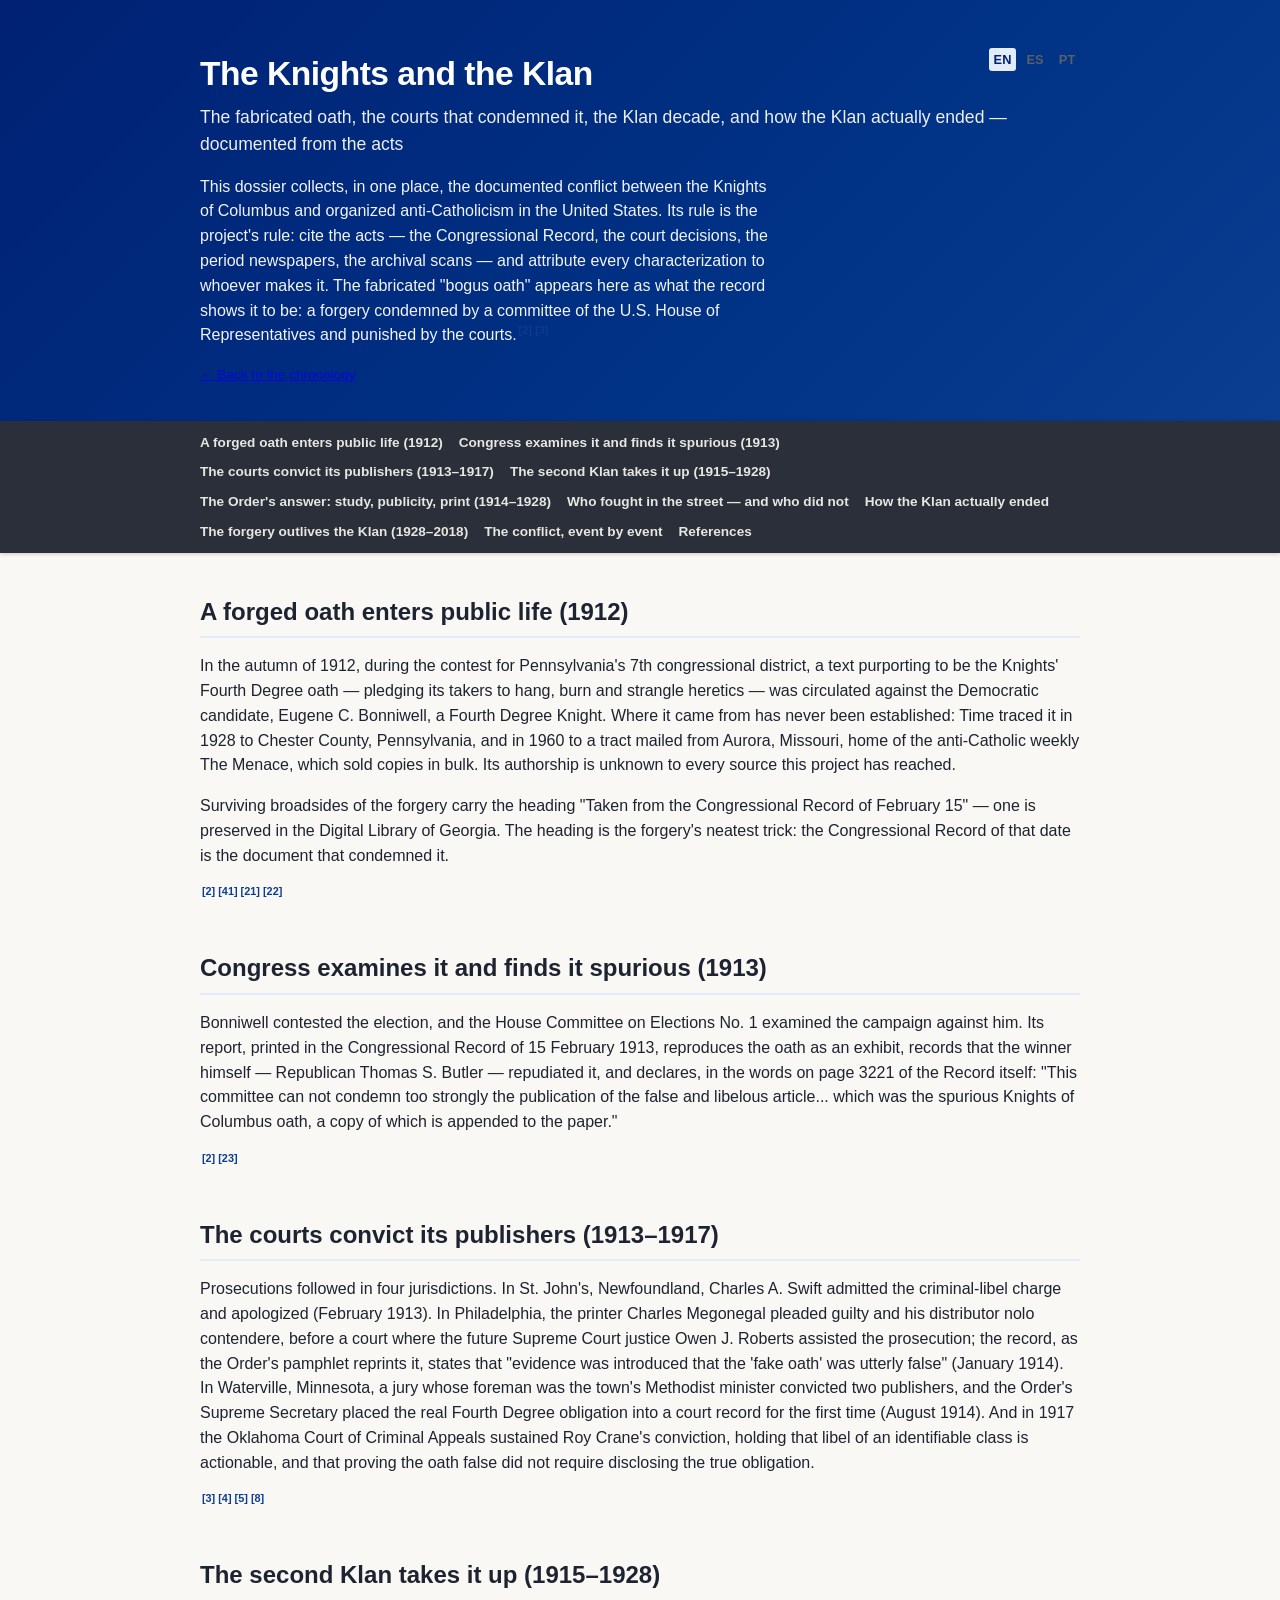
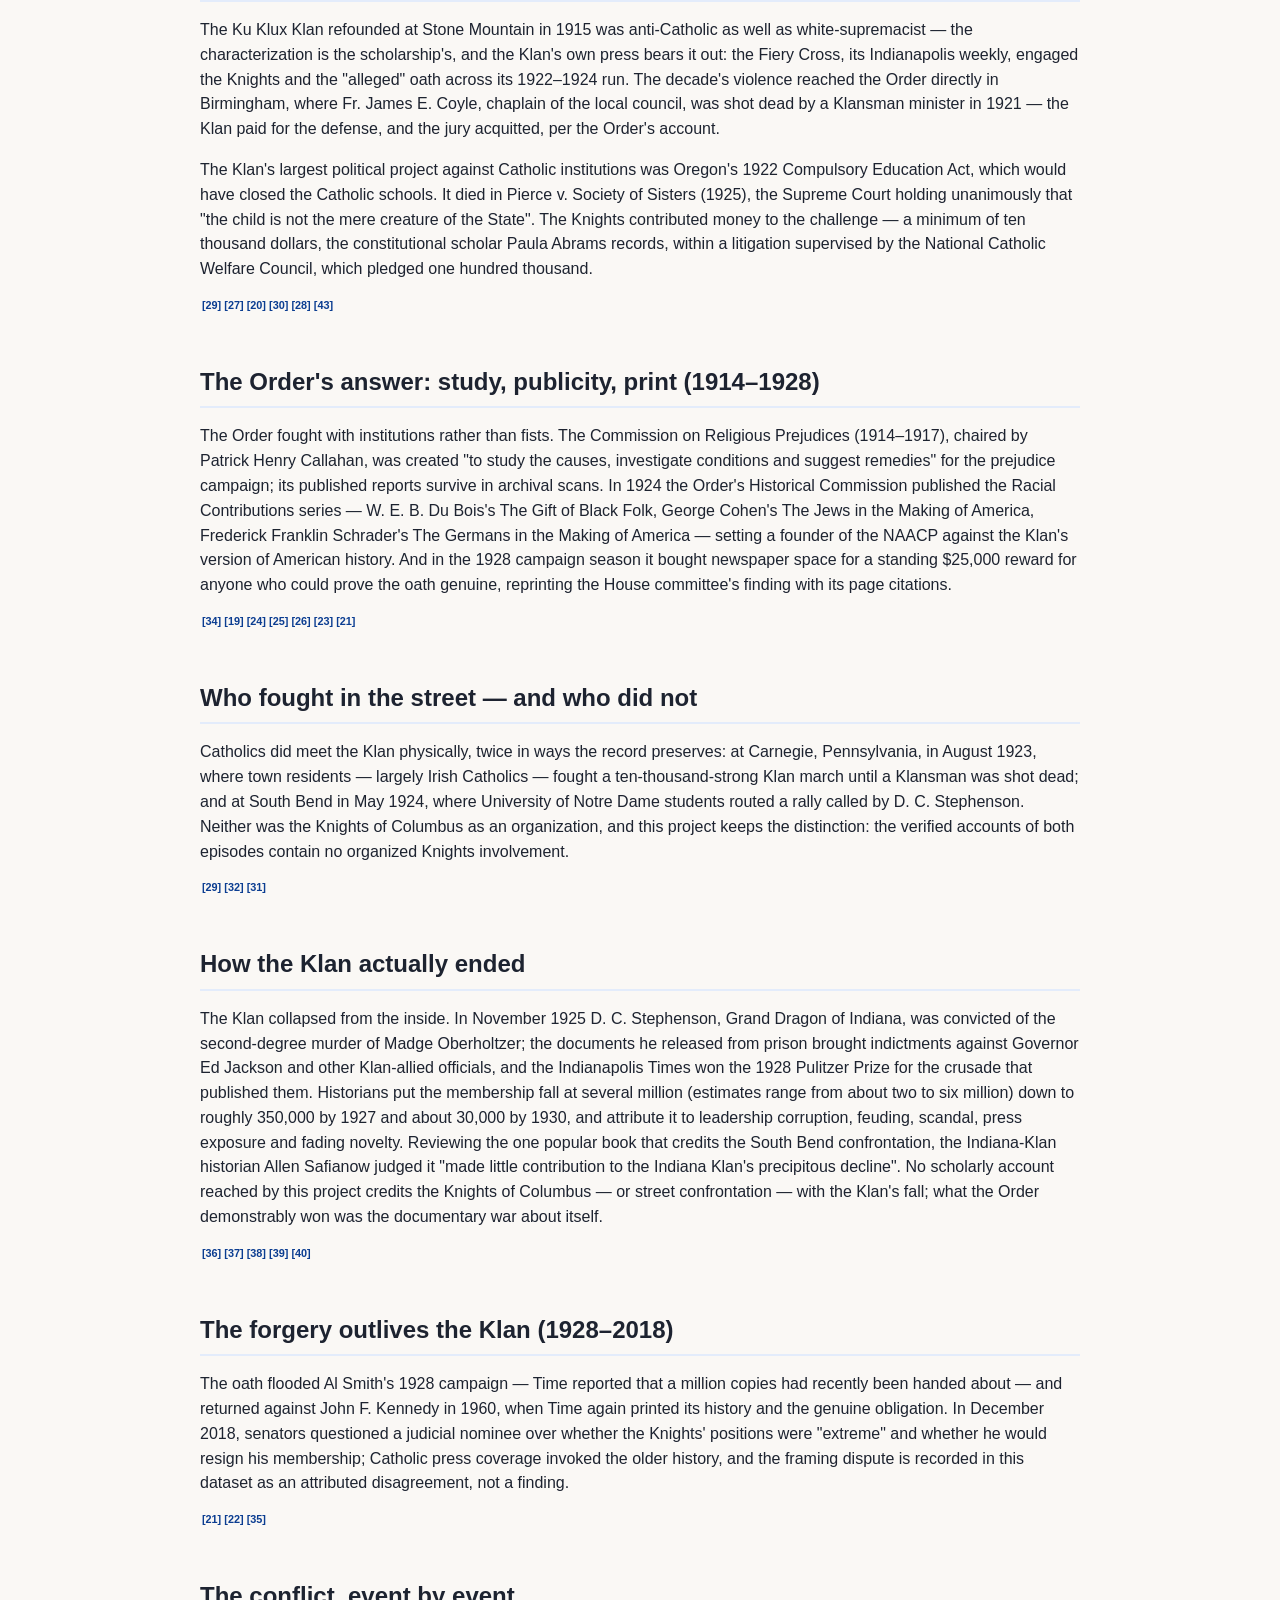
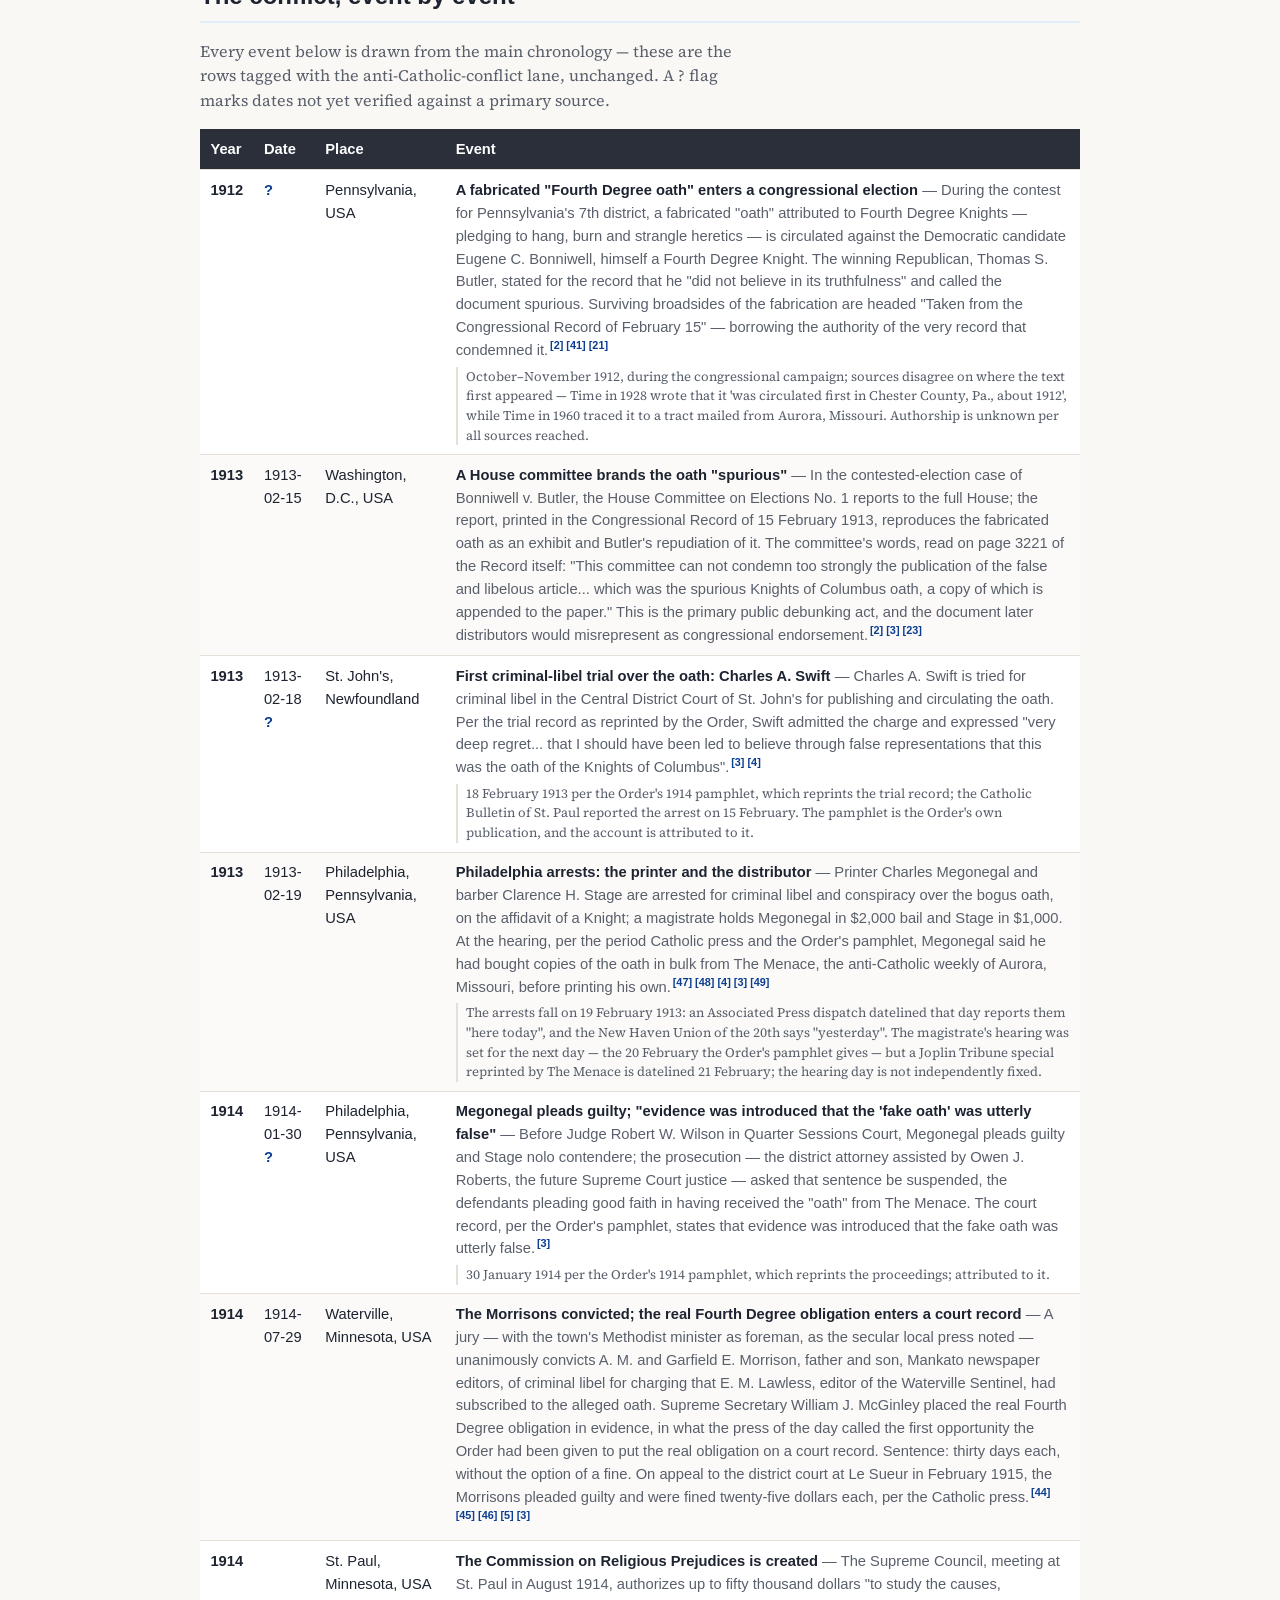
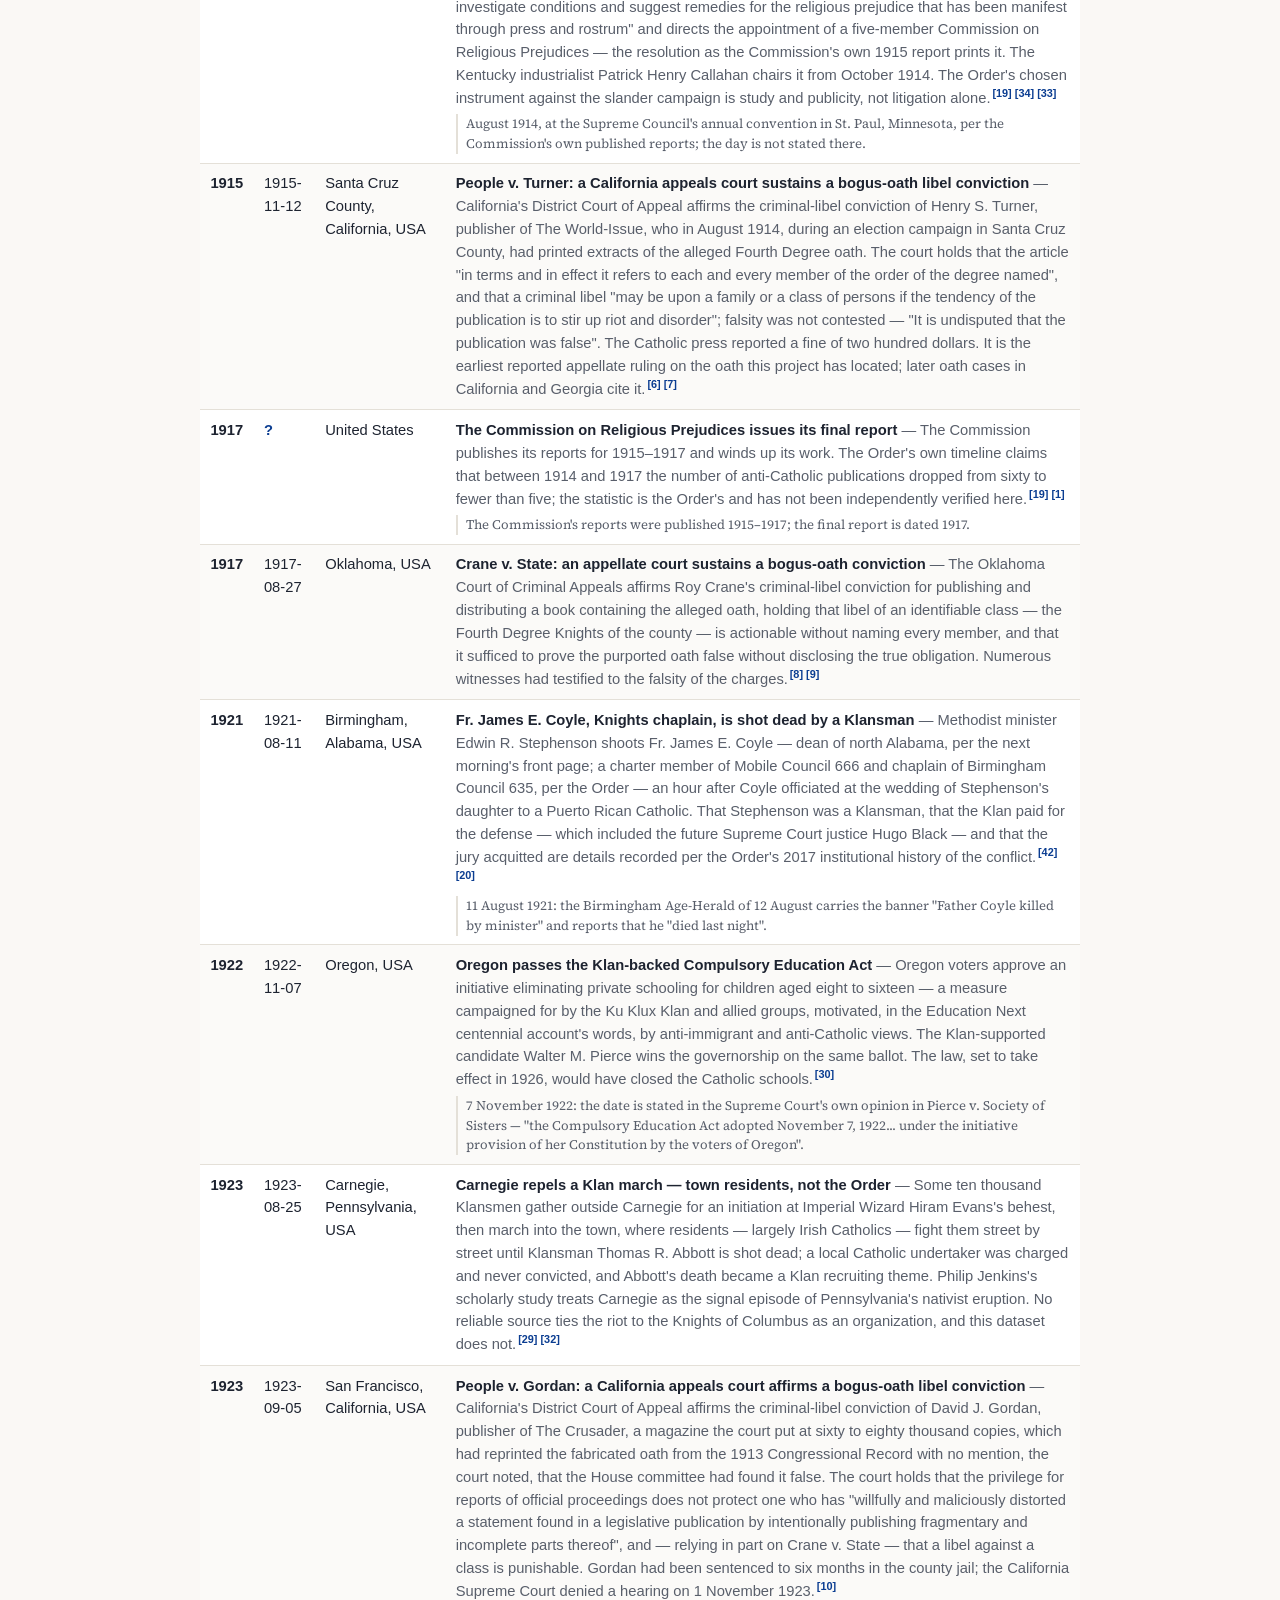
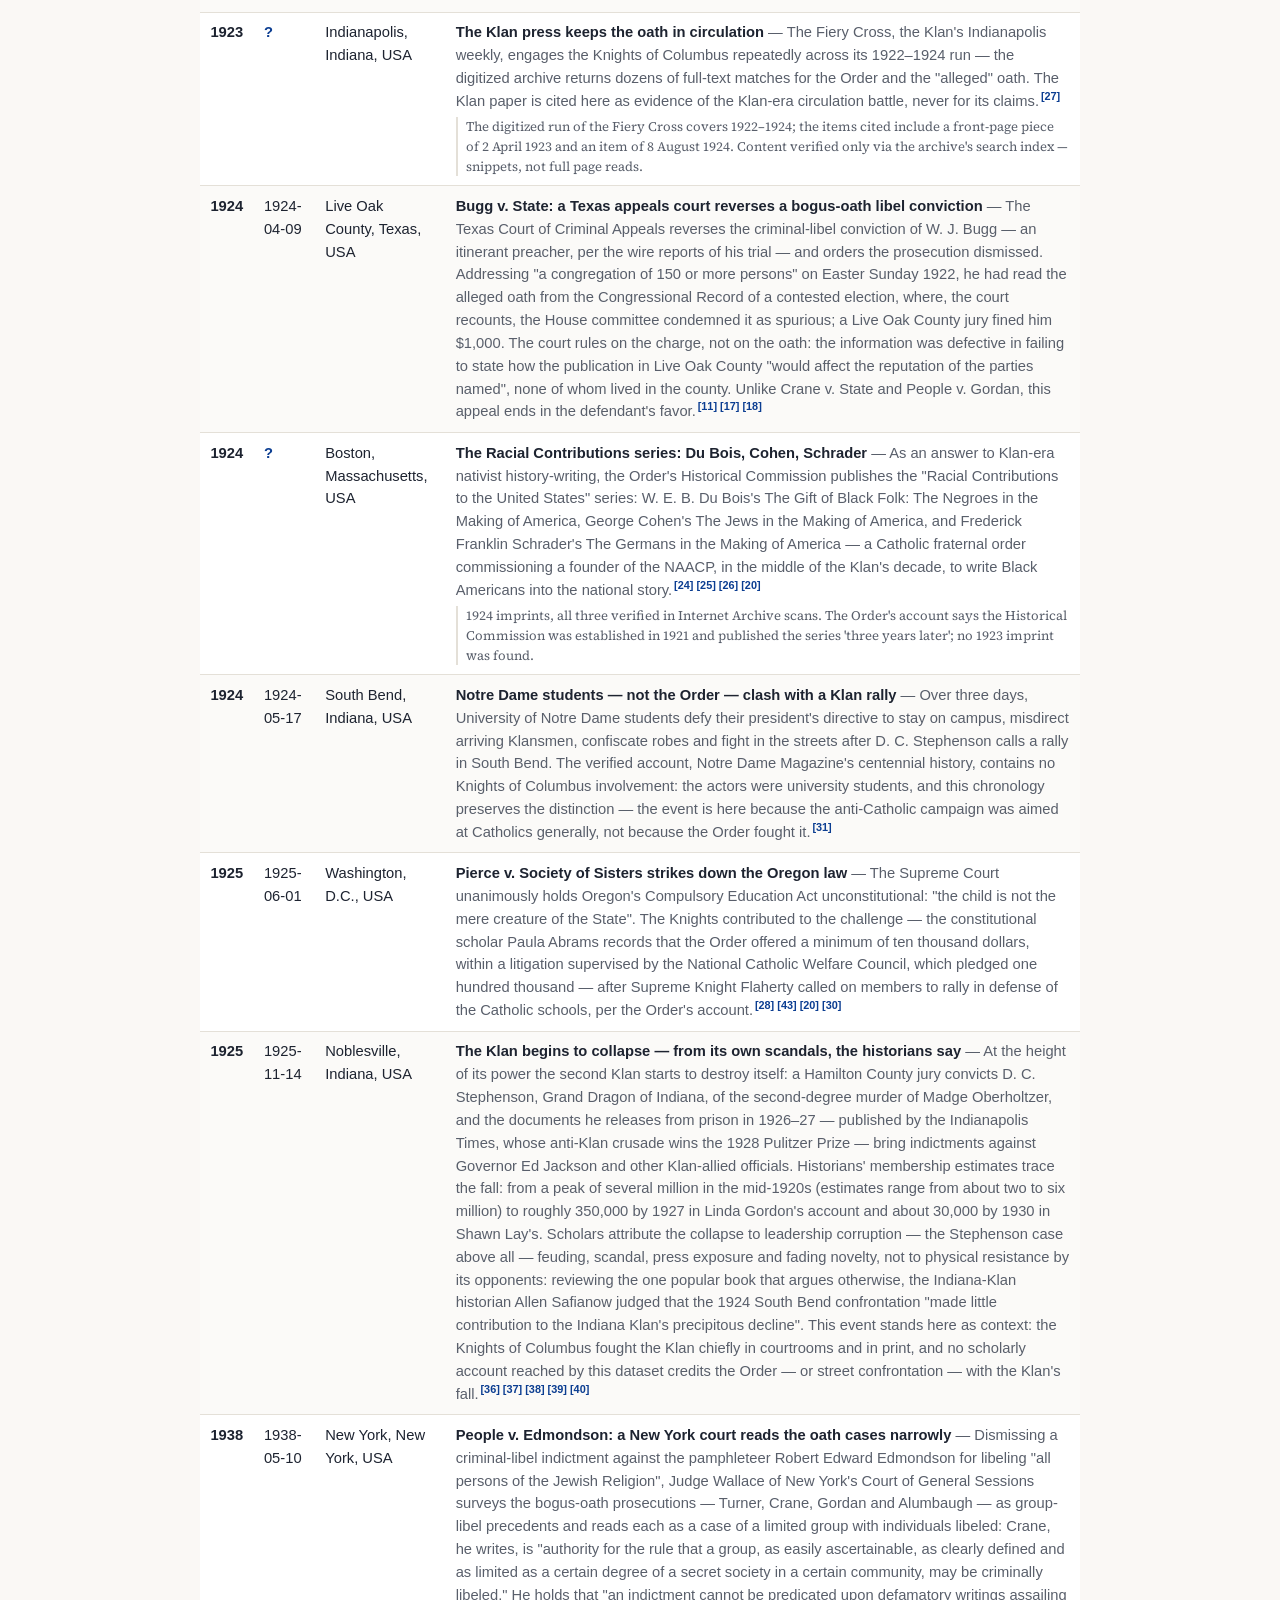
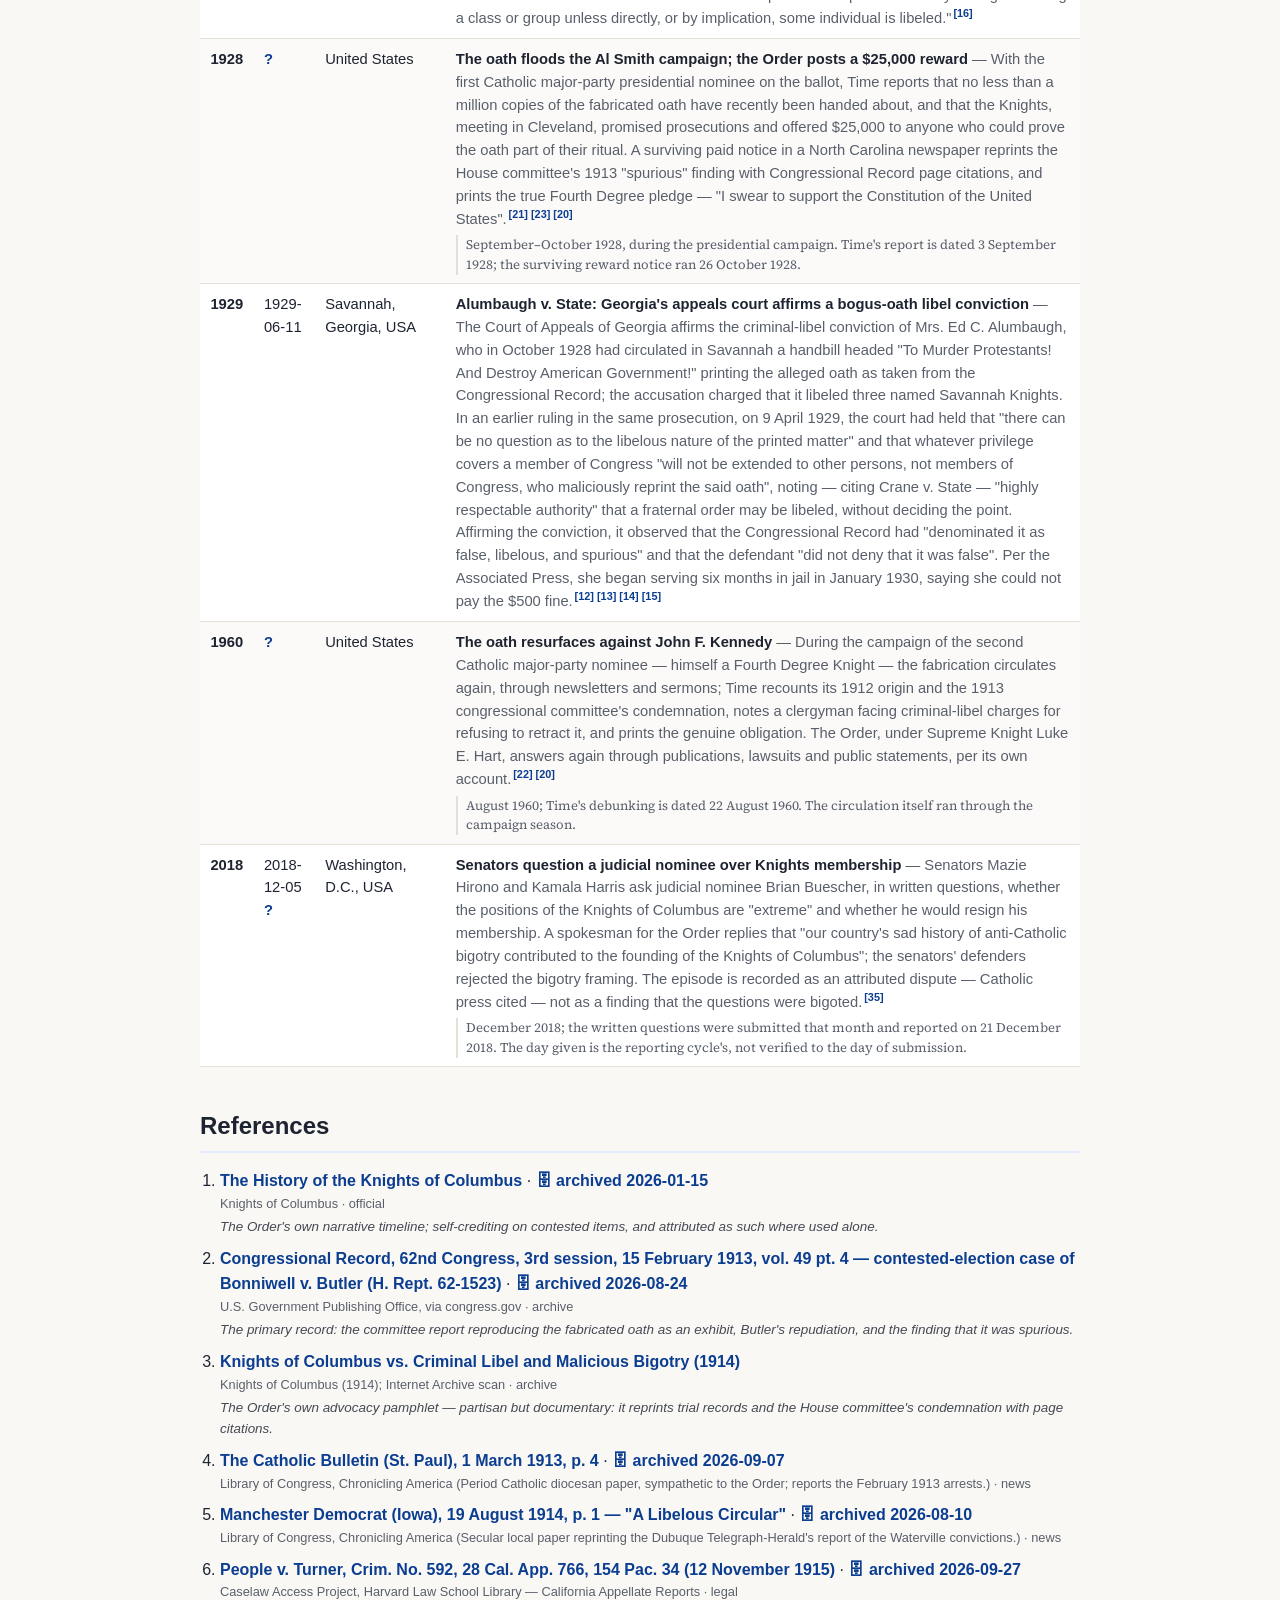
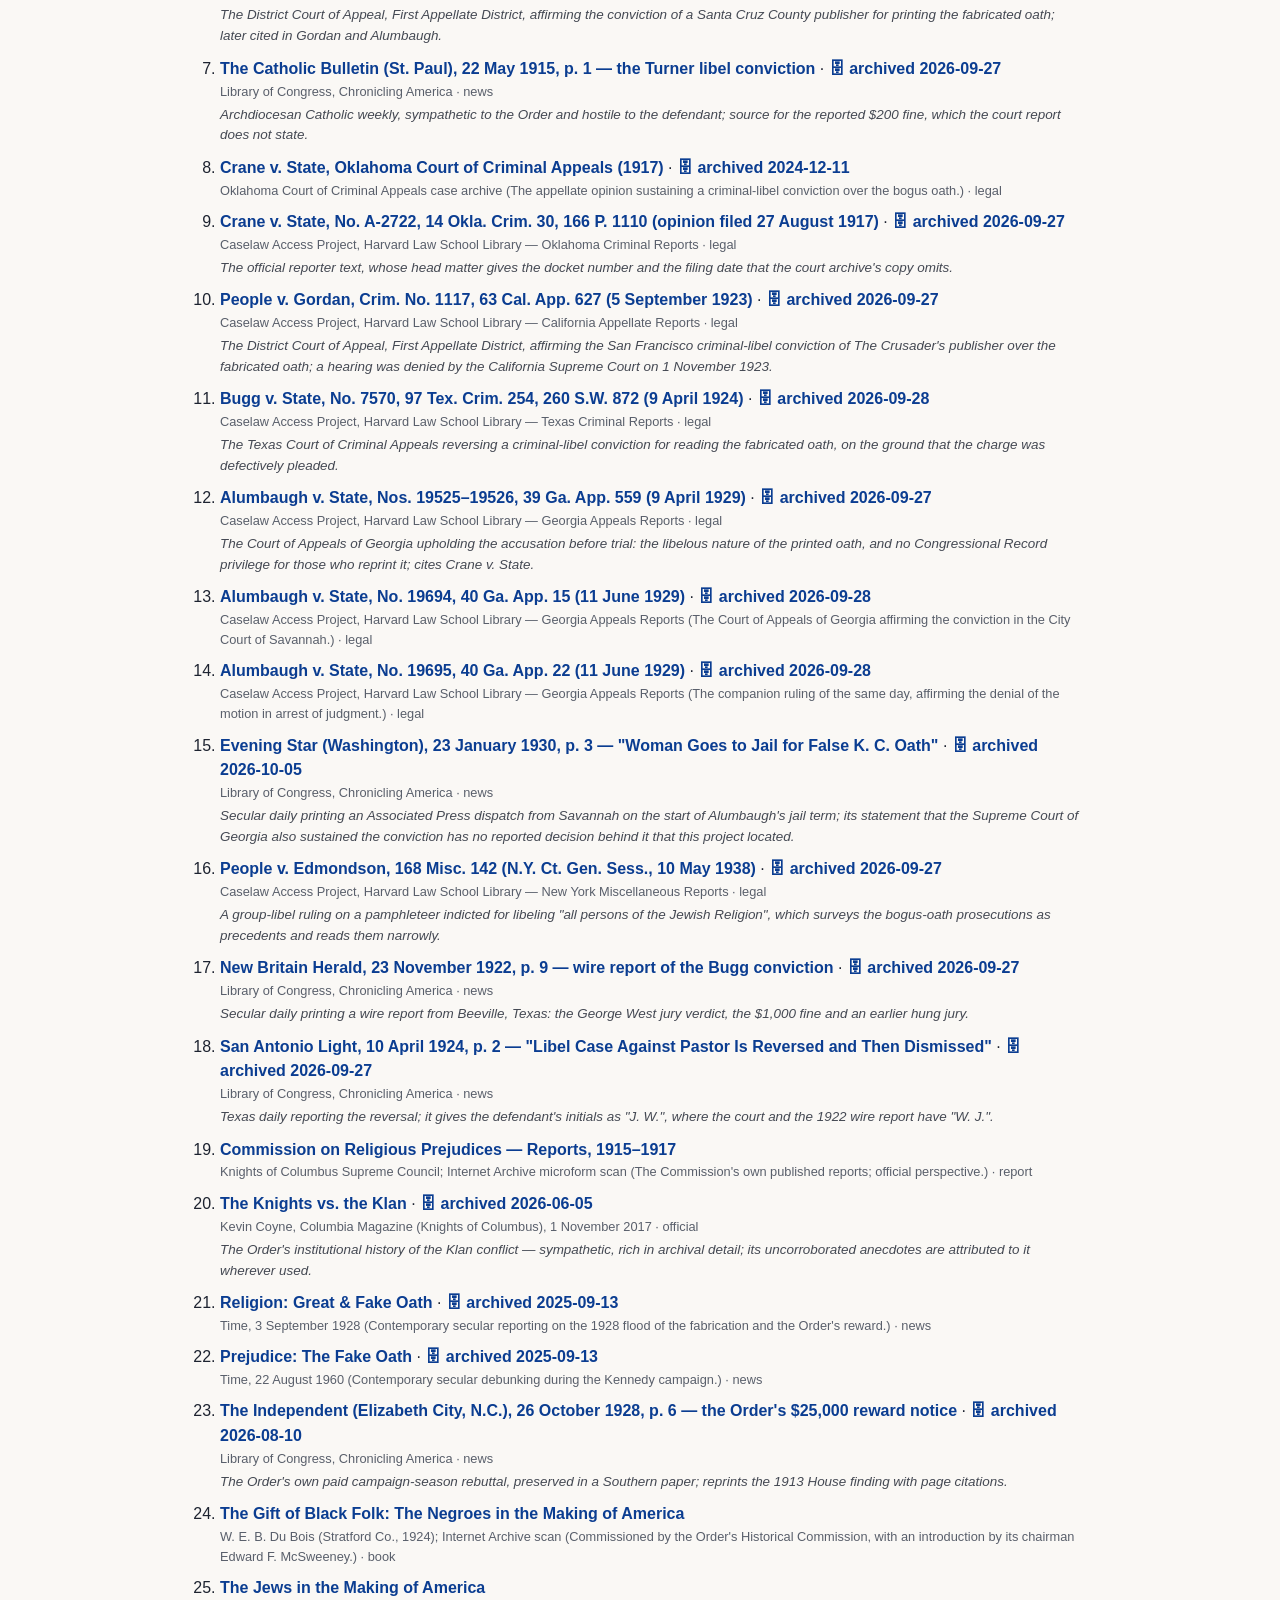
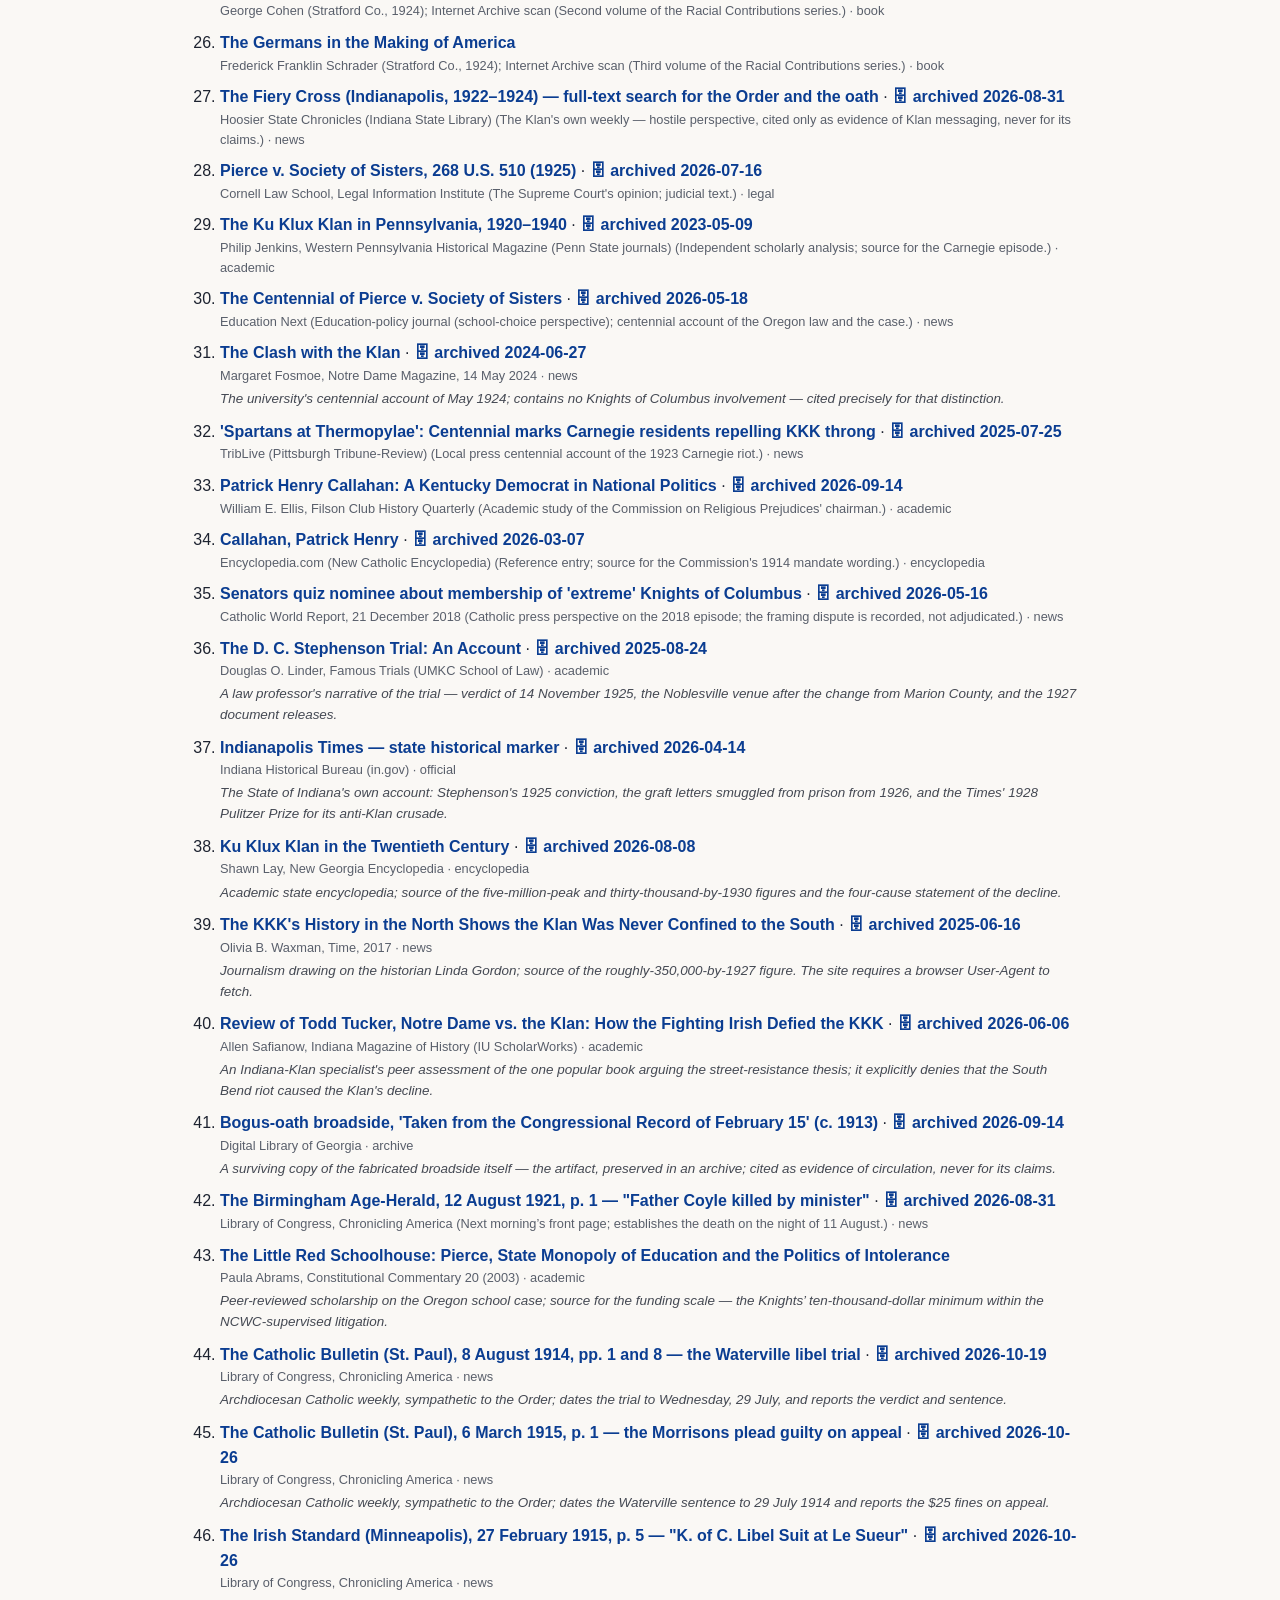
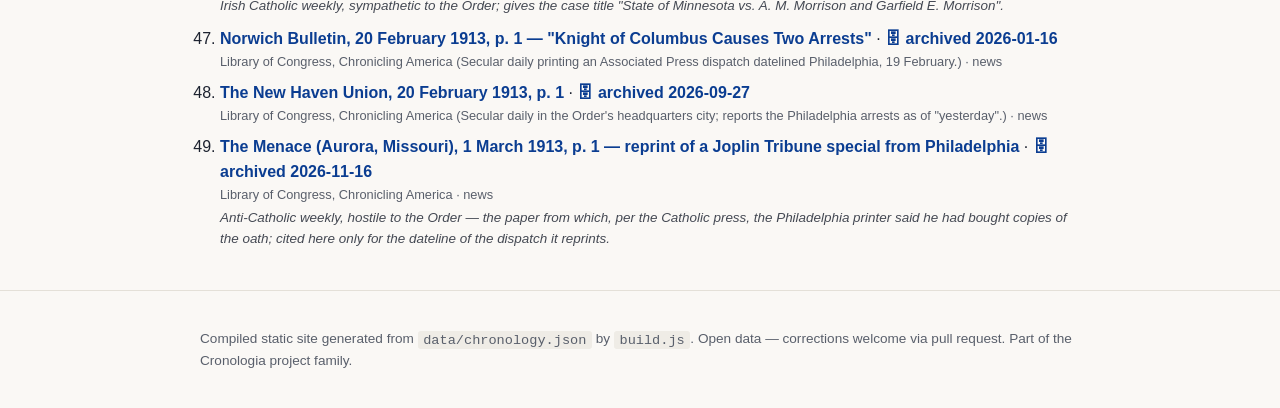
<file: docs/en/kkk/index.html>
<!DOCTYPE html>
<html lang="en">
<head>
  <meta charset="utf-8">
  <meta name="viewport" content="width=device-width, initial-scale=1">
  <title>The Knights and the Klan — Knights of Columbus — Chronology</title>
  <meta name="description" content="A separate page for this project&#39;s second focus: the campaign of fabricated evidence against the Knights of Columbus, the congressional and judicial acts that condemned it, the second Ku Klux Klan&#39;s decade, the Order&#39;s answers — and the historians&#39; account of how the Klan actually ended.">
  <!-- Google tag (gtag.js) -->
  <script async src="https://www.googletagmanager.com/gtag/js?id=G-R9LV1QZHVE"></script>
  <script>
    window.dataLayer = window.dataLayer || [];
    function gtag(){dataLayer.push(arguments);}
    gtag('js', new Date());
    gtag('config', 'G-R9LV1QZHVE');
  </script>
  <link rel="stylesheet" href="../../styles.css">
  <link rel="canonical" href="https://cronologia.github.io/kofc/en/kkk/">
  <link rel="alternate" hreflang="en" href="https://cronologia.github.io/kofc/en/kkk/">
  <link rel="alternate" hreflang="es" href="https://cronologia.github.io/kofc/es/kkk/">
  <link rel="alternate" hreflang="pt" href="https://cronologia.github.io/kofc/pt/kkk/">
  <link rel="alternate" hreflang="x-default" href="https://cronologia.github.io/kofc/">
  <meta property="og:type" content="website">
  <meta property="og:site_name" content="The Knights and the Klan — Knights of Columbus — Chronology">
  <meta property="og:locale" content="en_US">
  <meta property="og:title" content="The Knights and the Klan — Knights of Columbus — Chronology">
  <meta property="og:description" content="This dossier collects, in one place, the documented conflict between the Knights of Columbus and organized anti-Catholicism in the United States. Its rule is the project&#39;s rule: cite the acts — the Congressional Record, the court decisions, the period newspapers, the archival scans — and attribute every characterization to whoever makes it. The fabricated &quot;bogus oath&quot; appears here as what the record shows it to be: a forgery condemned by a committee of the U.S. House of Representatives and punished by the courts.">
  <meta property="og:url" content="https://cronologia.github.io/kofc/en/kkk/">
  <meta name="twitter:card" content="summary">
  <meta name="twitter:title" content="The Knights and the Klan — Knights of Columbus — Chronology">
  <meta name="twitter:description" content="This dossier collects, in one place, the documented conflict between the Knights of Columbus and organized anti-Catholicism in the United States. Its rule is the project&#39;s rule: cite the acts — the Congressional Record, the court decisions, the period newspapers, the archival scans — and attribute every characterization to whoever makes it. The fabricated &quot;bogus oath&quot; appears here as what the record shows it to be: a forgery condemned by a committee of the U.S. House of Representatives and punished by the courts.">
  <script type="application/ld+json">
  {
    "@context": "https://schema.org",
    "@type": "WebSite",
    "name": "The Knights and the Klan — Knights of Columbus — Chronology",
    "description": "This dossier collects, in one place, the documented conflict between the Knights of Columbus and organized anti-Catholicism in the United States. Its rule is the project's rule: cite the acts — the Congressional Record, the court decisions, the period newspapers, the archival scans — and attribute every characterization to whoever makes it. The fabricated \"bogus oath\" appears here as what the record shows it to be: a forgery condemned by a committee of the U.S. House of Representatives and punished by the courts.",
    "url": "https://cronologia.github.io/kofc/en/kkk/",
    "inLanguage": "en"
  }
  </script>
</head>
<body>
  <header class="site-header">
    <div class="wrap">
      <nav class="lang-switch" aria-label="Language"><span class="lang-current">EN</span><a href="../../es/kkk/" hreflang="es">ES</a><a href="../../pt/kkk/" hreflang="pt">PT</a></nav>
      <h1>The Knights and the Klan</h1>
      <p class="subtitle">The fabricated oath, the courts that condemned it, the Klan decade, and how the Klan actually ended — documented from the acts</p>
      <p class="lead">This dossier collects, in one place, the documented conflict between the Knights of Columbus and organized anti-Catholicism in the United States. Its rule is the project&#39;s rule: cite the acts — the Congressional Record, the court decisions, the period newspapers, the archival scans — and attribute every characterization to whoever makes it. The fabricated &quot;bogus oath&quot; appears here as what the record shows it to be: a forgery condemned by a committee of the U.S. House of Representatives and punished by the courts.<sup class="cite"><a href="#ref-2" title="Reference 2">[2]</a> <a href="#ref-3" title="Reference 3">[3]</a></sup></p>
      <p class="updated"><a href="../#conflict-dossier">← Back to the chronology</a></p>
    </div>
  </header>

  <nav class="site-nav">
    <div class="wrap">
      <a href="#the-forgery">A forged oath enters public life (1912)</a>
      <a href="#congress">Congress examines it and finds it spurious (1913)</a>
      <a href="#the-courts">The courts convict its publishers (1913–1917)</a>
      <a href="#the-klan-decade">The second Klan takes it up (1915–1928)</a>
      <a href="#the-answer">The Order&#39;s answer: study, publicity, print (1914–1928)</a>
      <a href="#who-fought-in-the-street">Who fought in the street — and who did not</a>
      <a href="#how-the-klan-ended">How the Klan actually ended</a>
      <a href="#resurfacings">The forgery outlives the Klan (1928–2018)</a>
      <a href="#conflict-timeline">The conflict, event by event</a>
      <a href="#references">References</a>
    </div>
  </nav>

  <main class="wrap">
    <section id="the-forgery">
      <h2>A forged oath enters public life (1912)</h2>
      <p>In the autumn of 1912, during the contest for Pennsylvania&#39;s 7th congressional district, a text purporting to be the Knights&#39; Fourth Degree oath — pledging its takers to hang, burn and strangle heretics — was circulated against the Democratic candidate, Eugene C. Bonniwell, a Fourth Degree Knight. Where it came from has never been established: Time traced it in 1928 to Chester County, Pennsylvania, and in 1960 to a tract mailed from Aurora, Missouri, home of the anti-Catholic weekly The Menace, which sold copies in bulk. Its authorship is unknown to every source this project has reached.</p>
      <p>Surviving broadsides of the forgery carry the heading &quot;Taken from the Congressional Record of February 15&quot; — one is preserved in the Digital Library of Georgia. The heading is the forgery&#39;s neatest trick: the Congressional Record of that date is the document that condemned it.</p>
      <p class="section-cites"><sup class="cite"><a href="#ref-2" title="Reference 2">[2]</a> <a href="#ref-41" title="Reference 41">[41]</a> <a href="#ref-21" title="Reference 21">[21]</a> <a href="#ref-22" title="Reference 22">[22]</a></sup></p>
    </section>
    <section id="congress">
      <h2>Congress examines it and finds it spurious (1913)</h2>
      <p>Bonniwell contested the election, and the House Committee on Elections No. 1 examined the campaign against him. Its report, printed in the Congressional Record of 15 February 1913, reproduces the oath as an exhibit, records that the winner himself — Republican Thomas S. Butler — repudiated it, and declares, in the words on page 3221 of the Record itself: &quot;This committee can not condemn too strongly the publication of the false and libelous article... which was the spurious Knights of Columbus oath, a copy of which is appended to the paper.&quot;</p>
      <p class="section-cites"><sup class="cite"><a href="#ref-2" title="Reference 2">[2]</a> <a href="#ref-23" title="Reference 23">[23]</a></sup></p>
    </section>
    <section id="the-courts">
      <h2>The courts convict its publishers (1913–1917)</h2>
      <p>Prosecutions followed in four jurisdictions. In St. John&#39;s, Newfoundland, Charles A. Swift admitted the criminal-libel charge and apologized (February 1913). In Philadelphia, the printer Charles Megonegal pleaded guilty and his distributor nolo contendere, before a court where the future Supreme Court justice Owen J. Roberts assisted the prosecution; the record, as the Order&#39;s pamphlet reprints it, states that &quot;evidence was introduced that the &#39;fake oath&#39; was utterly false&quot; (January 1914). In Waterville, Minnesota, a jury whose foreman was the town&#39;s Methodist minister convicted two publishers, and the Order&#39;s Supreme Secretary placed the real Fourth Degree obligation into a court record for the first time (August 1914). And in 1917 the Oklahoma Court of Criminal Appeals sustained Roy Crane&#39;s conviction, holding that libel of an identifiable class is actionable, and that proving the oath false did not require disclosing the true obligation.</p>
      <p class="section-cites"><sup class="cite"><a href="#ref-3" title="Reference 3">[3]</a> <a href="#ref-4" title="Reference 4">[4]</a> <a href="#ref-5" title="Reference 5">[5]</a> <a href="#ref-8" title="Reference 8">[8]</a></sup></p>
    </section>
    <section id="the-klan-decade">
      <h2>The second Klan takes it up (1915–1928)</h2>
      <p>The Ku Klux Klan refounded at Stone Mountain in 1915 was anti-Catholic as well as white-supremacist — the characterization is the scholarship&#39;s, and the Klan&#39;s own press bears it out: the Fiery Cross, its Indianapolis weekly, engaged the Knights and the &quot;alleged&quot; oath across its 1922–1924 run. The decade&#39;s violence reached the Order directly in Birmingham, where Fr. James E. Coyle, chaplain of the local council, was shot dead by a Klansman minister in 1921 — the Klan paid for the defense, and the jury acquitted, per the Order&#39;s account.</p>
      <p>The Klan&#39;s largest political project against Catholic institutions was Oregon&#39;s 1922 Compulsory Education Act, which would have closed the Catholic schools. It died in Pierce v. Society of Sisters (1925), the Supreme Court holding unanimously that &quot;the child is not the mere creature of the State&quot;. The Knights contributed money to the challenge — a minimum of ten thousand dollars, the constitutional scholar Paula Abrams records, within a litigation supervised by the National Catholic Welfare Council, which pledged one hundred thousand.</p>
      <p class="section-cites"><sup class="cite"><a href="#ref-29" title="Reference 29">[29]</a> <a href="#ref-27" title="Reference 27">[27]</a> <a href="#ref-20" title="Reference 20">[20]</a> <a href="#ref-30" title="Reference 30">[30]</a> <a href="#ref-28" title="Reference 28">[28]</a> <a href="#ref-43" title="Reference 43">[43]</a></sup></p>
    </section>
    <section id="the-answer">
      <h2>The Order&#39;s answer: study, publicity, print (1914–1928)</h2>
      <p>The Order fought with institutions rather than fists. The Commission on Religious Prejudices (1914–1917), chaired by Patrick Henry Callahan, was created &quot;to study the causes, investigate conditions and suggest remedies&quot; for the prejudice campaign; its published reports survive in archival scans. In 1924 the Order&#39;s Historical Commission published the Racial Contributions series — W. E. B. Du Bois&#39;s The Gift of Black Folk, George Cohen&#39;s The Jews in the Making of America, Frederick Franklin Schrader&#39;s The Germans in the Making of America — setting a founder of the NAACP against the Klan&#39;s version of American history. And in the 1928 campaign season it bought newspaper space for a standing $25,000 reward for anyone who could prove the oath genuine, reprinting the House committee&#39;s finding with its page citations.</p>
      <p class="section-cites"><sup class="cite"><a href="#ref-34" title="Reference 34">[34]</a> <a href="#ref-19" title="Reference 19">[19]</a> <a href="#ref-24" title="Reference 24">[24]</a> <a href="#ref-25" title="Reference 25">[25]</a> <a href="#ref-26" title="Reference 26">[26]</a> <a href="#ref-23" title="Reference 23">[23]</a> <a href="#ref-21" title="Reference 21">[21]</a></sup></p>
    </section>
    <section id="who-fought-in-the-street">
      <h2>Who fought in the street — and who did not</h2>
      <p>Catholics did meet the Klan physically, twice in ways the record preserves: at Carnegie, Pennsylvania, in August 1923, where town residents — largely Irish Catholics — fought a ten-thousand-strong Klan march until a Klansman was shot dead; and at South Bend in May 1924, where University of Notre Dame students routed a rally called by D. C. Stephenson. Neither was the Knights of Columbus as an organization, and this project keeps the distinction: the verified accounts of both episodes contain no organized Knights involvement.</p>
      <p class="section-cites"><sup class="cite"><a href="#ref-29" title="Reference 29">[29]</a> <a href="#ref-32" title="Reference 32">[32]</a> <a href="#ref-31" title="Reference 31">[31]</a></sup></p>
    </section>
    <section id="how-the-klan-ended">
      <h2>How the Klan actually ended</h2>
      <p>The Klan collapsed from the inside. In November 1925 D. C. Stephenson, Grand Dragon of Indiana, was convicted of the second-degree murder of Madge Oberholtzer; the documents he released from prison brought indictments against Governor Ed Jackson and other Klan-allied officials, and the Indianapolis Times won the 1928 Pulitzer Prize for the crusade that published them. Historians put the membership fall at several million (estimates range from about two to six million) down to roughly 350,000 by 1927 and about 30,000 by 1930, and attribute it to leadership corruption, feuding, scandal, press exposure and fading novelty. Reviewing the one popular book that credits the South Bend confrontation, the Indiana-Klan historian Allen Safianow judged it &quot;made little contribution to the Indiana Klan&#39;s precipitous decline&quot;. No scholarly account reached by this project credits the Knights of Columbus — or street confrontation — with the Klan&#39;s fall; what the Order demonstrably won was the documentary war about itself.</p>
      <p class="section-cites"><sup class="cite"><a href="#ref-36" title="Reference 36">[36]</a> <a href="#ref-37" title="Reference 37">[37]</a> <a href="#ref-38" title="Reference 38">[38]</a> <a href="#ref-39" title="Reference 39">[39]</a> <a href="#ref-40" title="Reference 40">[40]</a></sup></p>
    </section>
    <section id="resurfacings">
      <h2>The forgery outlives the Klan (1928–2018)</h2>
      <p>The oath flooded Al Smith&#39;s 1928 campaign — Time reported that a million copies had recently been handed about — and returned against John F. Kennedy in 1960, when Time again printed its history and the genuine obligation. In December 2018, senators questioned a judicial nominee over whether the Knights&#39; positions were &quot;extreme&quot; and whether he would resign his membership; Catholic press coverage invoked the older history, and the framing dispute is recorded in this dataset as an attributed disagreement, not a finding.</p>
      <p class="section-cites"><sup class="cite"><a href="#ref-21" title="Reference 21">[21]</a> <a href="#ref-22" title="Reference 22">[22]</a> <a href="#ref-35" title="Reference 35">[35]</a></sup></p>
    </section>
    <section id="conflict-timeline">
      <h2>The conflict, event by event</h2>
      <p class="section-intro">Every event below is drawn from the main chronology — these are the rows tagged with the anti-Catholic-conflict lane, unchanged. A ? flag marks dates not yet verified against a primary source.</p>
      <div class="table-scroll">
      <table class="meetings">
        <thead><tr><th>Year</th><th>Date</th><th>Place</th><th>Event</th></tr></thead>
        <tbody>
        <tr>
          <td class="year">1912</td>
          <td> <span class="flag" title="Date not yet verified against a primary source">?</span></td>
          <td>Pennsylvania, USA</td>
          <td><strong>A fabricated &quot;Fourth Degree oath&quot; enters a congressional election</strong> <span class="muted">— During the contest for Pennsylvania&#39;s 7th district, a fabricated &quot;oath&quot; attributed to Fourth Degree Knights — pledging to hang, burn and strangle heretics — is circulated against the Democratic candidate Eugene C. Bonniwell, himself a Fourth Degree Knight. The winning Republican, Thomas S. Butler, stated for the record that he &quot;did not believe in its truthfulness&quot; and called the document spurious. Surviving broadsides of the fabrication are headed &quot;Taken from the Congressional Record of February 15&quot; — borrowing the authority of the very record that condemned it.</span><sup class="cite"><a href="#ref-2" title="Reference 2">[2]</a> <a href="#ref-41" title="Reference 41">[41]</a> <a href="#ref-21" title="Reference 21">[21]</a></sup><span class="date-note">October–November 1912, during the congressional campaign; sources disagree on where the text first appeared — Time in 1928 wrote that it &#39;was circulated first in Chester County, Pa., about 1912&#39;, while Time in 1960 traced it to a tract mailed from Aurora, Missouri. Authorship is unknown per all sources reached.</span></td>
        </tr>
        <tr>
          <td class="year">1913</td>
          <td>1913-02-15</td>
          <td>Washington, D.C., USA</td>
          <td><strong>A House committee brands the oath &quot;spurious&quot;</strong> <span class="muted">— In the contested-election case of Bonniwell v. Butler, the House Committee on Elections No. 1 reports to the full House; the report, printed in the Congressional Record of 15 February 1913, reproduces the fabricated oath as an exhibit and Butler&#39;s repudiation of it. The committee&#39;s words, read on page 3221 of the Record itself: &quot;This committee can not condemn too strongly the publication of the false and libelous article... which was the spurious Knights of Columbus oath, a copy of which is appended to the paper.&quot; This is the primary public debunking act, and the document later distributors would misrepresent as congressional endorsement.</span><sup class="cite"><a href="#ref-2" title="Reference 2">[2]</a> <a href="#ref-3" title="Reference 3">[3]</a> <a href="#ref-23" title="Reference 23">[23]</a></sup></td>
        </tr>
        <tr>
          <td class="year">1913</td>
          <td>1913-02-18 <span class="flag" title="Date not yet verified against a primary source">?</span></td>
          <td>St. John&#39;s, Newfoundland</td>
          <td><strong>First criminal-libel trial over the oath: Charles A. Swift</strong> <span class="muted">— Charles A. Swift is tried for criminal libel in the Central District Court of St. John&#39;s for publishing and circulating the oath. Per the trial record as reprinted by the Order, Swift admitted the charge and expressed &quot;very deep regret... that I should have been led to believe through false representations that this was the oath of the Knights of Columbus&quot;.</span><sup class="cite"><a href="#ref-3" title="Reference 3">[3]</a> <a href="#ref-4" title="Reference 4">[4]</a></sup><span class="date-note">18 February 1913 per the Order&#39;s 1914 pamphlet, which reprints the trial record; the Catholic Bulletin of St. Paul reported the arrest on 15 February. The pamphlet is the Order&#39;s own publication, and the account is attributed to it.</span></td>
        </tr>
        <tr>
          <td class="year">1913</td>
          <td>1913-02-19</td>
          <td>Philadelphia, Pennsylvania, USA</td>
          <td><strong>Philadelphia arrests: the printer and the distributor</strong> <span class="muted">— Printer Charles Megonegal and barber Clarence H. Stage are arrested for criminal libel and conspiracy over the bogus oath, on the affidavit of a Knight; a magistrate holds Megonegal in $2,000 bail and Stage in $1,000. At the hearing, per the period Catholic press and the Order&#39;s pamphlet, Megonegal said he had bought copies of the oath in bulk from The Menace, the anti-Catholic weekly of Aurora, Missouri, before printing his own.</span><sup class="cite"><a href="#ref-47" title="Reference 47">[47]</a> <a href="#ref-48" title="Reference 48">[48]</a> <a href="#ref-4" title="Reference 4">[4]</a> <a href="#ref-3" title="Reference 3">[3]</a> <a href="#ref-49" title="Reference 49">[49]</a></sup><span class="date-note">The arrests fall on 19 February 1913: an Associated Press dispatch datelined that day reports them &quot;here today&quot;, and the New Haven Union of the 20th says &quot;yesterday&quot;. The magistrate&#39;s hearing was set for the next day — the 20 February the Order&#39;s pamphlet gives — but a Joplin Tribune special reprinted by The Menace is datelined 21 February; the hearing day is not independently fixed.</span></td>
        </tr>
        <tr>
          <td class="year">1914</td>
          <td>1914-01-30 <span class="flag" title="Date not yet verified against a primary source">?</span></td>
          <td>Philadelphia, Pennsylvania, USA</td>
          <td><strong>Megonegal pleads guilty; &quot;evidence was introduced that the &#39;fake oath&#39; was utterly false&quot;</strong> <span class="muted">— Before Judge Robert W. Wilson in Quarter Sessions Court, Megonegal pleads guilty and Stage nolo contendere; the prosecution — the district attorney assisted by Owen J. Roberts, the future Supreme Court justice — asked that sentence be suspended, the defendants pleading good faith in having received the &quot;oath&quot; from The Menace. The court record, per the Order&#39;s pamphlet, states that evidence was introduced that the fake oath was utterly false.</span><sup class="cite"><a href="#ref-3" title="Reference 3">[3]</a></sup><span class="date-note">30 January 1914 per the Order&#39;s 1914 pamphlet, which reprints the proceedings; attributed to it.</span></td>
        </tr>
        <tr>
          <td class="year">1914</td>
          <td>1914-07-29</td>
          <td>Waterville, Minnesota, USA</td>
          <td><strong>The Morrisons convicted; the real Fourth Degree obligation enters a court record</strong> <span class="muted">— A jury — with the town&#39;s Methodist minister as foreman, as the secular local press noted — unanimously convicts A. M. and Garfield E. Morrison, father and son, Mankato newspaper editors, of criminal libel for charging that E. M. Lawless, editor of the Waterville Sentinel, had subscribed to the alleged oath. Supreme Secretary William J. McGinley placed the real Fourth Degree obligation in evidence, in what the press of the day called the first opportunity the Order had been given to put the real obligation on a court record. Sentence: thirty days each, without the option of a fine. On appeal to the district court at Le Sueur in February 1915, the Morrisons pleaded guilty and were fined twenty-five dollars each, per the Catholic press.</span><sup class="cite"><a href="#ref-44" title="Reference 44">[44]</a> <a href="#ref-45" title="Reference 45">[45]</a> <a href="#ref-46" title="Reference 46">[46]</a> <a href="#ref-5" title="Reference 5">[5]</a> <a href="#ref-3" title="Reference 3">[3]</a></sup></td>
        </tr>
        <tr>
          <td class="year">1914</td>
          <td></td>
          <td>St. Paul, Minnesota, USA</td>
          <td><strong>The Commission on Religious Prejudices is created</strong> <span class="muted">— The Supreme Council, meeting at St. Paul in August 1914, authorizes up to fifty thousand dollars &quot;to study the causes, investigate conditions and suggest remedies for the religious prejudice that has been manifest through press and rostrum&quot; and directs the appointment of a five-member Commission on Religious Prejudices — the resolution as the Commission&#39;s own 1915 report prints it. The Kentucky industrialist Patrick Henry Callahan chairs it from October 1914. The Order&#39;s chosen instrument against the slander campaign is study and publicity, not litigation alone.</span><sup class="cite"><a href="#ref-19" title="Reference 19">[19]</a> <a href="#ref-34" title="Reference 34">[34]</a> <a href="#ref-33" title="Reference 33">[33]</a></sup><span class="date-note">August 1914, at the Supreme Council&#39;s annual convention in St. Paul, Minnesota, per the Commission&#39;s own published reports; the day is not stated there.</span></td>
        </tr>
        <tr>
          <td class="year">1915</td>
          <td>1915-11-12</td>
          <td>Santa Cruz County, California, USA</td>
          <td><strong>People v. Turner: a California appeals court sustains a bogus-oath libel conviction</strong> <span class="muted">— California&#39;s District Court of Appeal affirms the criminal-libel conviction of Henry S. Turner, publisher of The World-Issue, who in August 1914, during an election campaign in Santa Cruz County, had printed extracts of the alleged Fourth Degree oath. The court holds that the article &quot;in terms and in effect it refers to each and every member of the order of the degree named&quot;, and that a criminal libel &quot;may be upon a family or a class of persons if the tendency of the publication is to stir up riot and disorder&quot;; falsity was not contested — &quot;It is undisputed that the publication was false&quot;. The Catholic press reported a fine of two hundred dollars. It is the earliest reported appellate ruling on the oath this project has located; later oath cases in California and Georgia cite it.</span><sup class="cite"><a href="#ref-6" title="Reference 6">[6]</a> <a href="#ref-7" title="Reference 7">[7]</a></sup></td>
        </tr>
        <tr>
          <td class="year">1917</td>
          <td> <span class="flag" title="Date not yet verified against a primary source">?</span></td>
          <td>United States</td>
          <td><strong>The Commission on Religious Prejudices issues its final report</strong> <span class="muted">— The Commission publishes its reports for 1915–1917 and winds up its work. The Order&#39;s own timeline claims that between 1914 and 1917 the number of anti-Catholic publications dropped from sixty to fewer than five; the statistic is the Order&#39;s and has not been independently verified here.</span><sup class="cite"><a href="#ref-19" title="Reference 19">[19]</a> <a href="#ref-1" title="Reference 1">[1]</a></sup><span class="date-note">The Commission&#39;s reports were published 1915–1917; the final report is dated 1917.</span></td>
        </tr>
        <tr>
          <td class="year">1917</td>
          <td>1917-08-27</td>
          <td>Oklahoma, USA</td>
          <td><strong>Crane v. State: an appellate court sustains a bogus-oath conviction</strong> <span class="muted">— The Oklahoma Court of Criminal Appeals affirms Roy Crane&#39;s criminal-libel conviction for publishing and distributing a book containing the alleged oath, holding that libel of an identifiable class — the Fourth Degree Knights of the county — is actionable without naming every member, and that it sufficed to prove the purported oath false without disclosing the true obligation. Numerous witnesses had testified to the falsity of the charges.</span><sup class="cite"><a href="#ref-8" title="Reference 8">[8]</a> <a href="#ref-9" title="Reference 9">[9]</a></sup></td>
        </tr>
        <tr>
          <td class="year">1921</td>
          <td>1921-08-11</td>
          <td>Birmingham, Alabama, USA</td>
          <td><strong>Fr. James E. Coyle, Knights chaplain, is shot dead by a Klansman</strong> <span class="muted">— Methodist minister Edwin R. Stephenson shoots Fr. James E. Coyle — dean of north Alabama, per the next morning&#39;s front page; a charter member of Mobile Council 666 and chaplain of Birmingham Council 635, per the Order — an hour after Coyle officiated at the wedding of Stephenson&#39;s daughter to a Puerto Rican Catholic. That Stephenson was a Klansman, that the Klan paid for the defense — which included the future Supreme Court justice Hugo Black — and that the jury acquitted are details recorded per the Order&#39;s 2017 institutional history of the conflict.</span><sup class="cite"><a href="#ref-42" title="Reference 42">[42]</a> <a href="#ref-20" title="Reference 20">[20]</a></sup><span class="date-note">11 August 1921: the Birmingham Age-Herald of 12 August carries the banner &quot;Father Coyle killed by minister&quot; and reports that he &quot;died last night&quot;.</span></td>
        </tr>
        <tr>
          <td class="year">1922</td>
          <td>1922-11-07</td>
          <td>Oregon, USA</td>
          <td><strong>Oregon passes the Klan-backed Compulsory Education Act</strong> <span class="muted">— Oregon voters approve an initiative eliminating private schooling for children aged eight to sixteen — a measure campaigned for by the Ku Klux Klan and allied groups, motivated, in the Education Next centennial account&#39;s words, by anti-immigrant and anti-Catholic views. The Klan-supported candidate Walter M. Pierce wins the governorship on the same ballot. The law, set to take effect in 1926, would have closed the Catholic schools.</span><sup class="cite"><a href="#ref-30" title="Reference 30">[30]</a></sup><span class="date-note">7 November 1922: the date is stated in the Supreme Court&#39;s own opinion in Pierce v. Society of Sisters — &quot;the Compulsory Education Act adopted November 7, 1922... under the initiative provision of her Constitution by the voters of Oregon&quot;.</span></td>
        </tr>
        <tr>
          <td class="year">1923</td>
          <td>1923-08-25</td>
          <td>Carnegie, Pennsylvania, USA</td>
          <td><strong>Carnegie repels a Klan march — town residents, not the Order</strong> <span class="muted">— Some ten thousand Klansmen gather outside Carnegie for an initiation at Imperial Wizard Hiram Evans&#39;s behest, then march into the town, where residents — largely Irish Catholics — fight them street by street until Klansman Thomas R. Abbott is shot dead; a local Catholic undertaker was charged and never convicted, and Abbott&#39;s death became a Klan recruiting theme. Philip Jenkins&#39;s scholarly study treats Carnegie as the signal episode of Pennsylvania&#39;s nativist eruption. No reliable source ties the riot to the Knights of Columbus as an organization, and this dataset does not.</span><sup class="cite"><a href="#ref-29" title="Reference 29">[29]</a> <a href="#ref-32" title="Reference 32">[32]</a></sup></td>
        </tr>
        <tr>
          <td class="year">1923</td>
          <td>1923-09-05</td>
          <td>San Francisco, California, USA</td>
          <td><strong>People v. Gordan: a California appeals court affirms a bogus-oath libel conviction</strong> <span class="muted">— California&#39;s District Court of Appeal affirms the criminal-libel conviction of David J. Gordan, publisher of The Crusader, a magazine the court put at sixty to eighty thousand copies, which had reprinted the fabricated oath from the 1913 Congressional Record with no mention, the court noted, that the House committee had found it false. The court holds that the privilege for reports of official proceedings does not protect one who has &quot;willfully and maliciously distorted a statement found in a legislative publication by intentionally publishing fragmentary and incomplete parts thereof&quot;, and — relying in part on Crane v. State — that a libel against a class is punishable. Gordan had been sentenced to six months in the county jail; the California Supreme Court denied a hearing on 1 November 1923.</span><sup class="cite"><a href="#ref-10" title="Reference 10">[10]</a></sup></td>
        </tr>
        <tr>
          <td class="year">1923</td>
          <td> <span class="flag" title="Date not yet verified against a primary source">?</span></td>
          <td>Indianapolis, Indiana, USA</td>
          <td><strong>The Klan press keeps the oath in circulation</strong> <span class="muted">— The Fiery Cross, the Klan&#39;s Indianapolis weekly, engages the Knights of Columbus repeatedly across its 1922–1924 run — the digitized archive returns dozens of full-text matches for the Order and the &quot;alleged&quot; oath. The Klan paper is cited here as evidence of the Klan-era circulation battle, never for its claims.</span><sup class="cite"><a href="#ref-27" title="Reference 27">[27]</a></sup><span class="date-note">The digitized run of the Fiery Cross covers 1922–1924; the items cited include a front-page piece of 2 April 1923 and an item of 8 August 1924. Content verified only via the archive&#39;s search index — snippets, not full page reads.</span></td>
        </tr>
        <tr>
          <td class="year">1924</td>
          <td>1924-04-09</td>
          <td>Live Oak County, Texas, USA</td>
          <td><strong>Bugg v. State: a Texas appeals court reverses a bogus-oath libel conviction</strong> <span class="muted">— The Texas Court of Criminal Appeals reverses the criminal-libel conviction of W. J. Bugg — an itinerant preacher, per the wire reports of his trial — and orders the prosecution dismissed. Addressing &quot;a congregation of 150 or more persons&quot; on Easter Sunday 1922, he had read the alleged oath from the Congressional Record of a contested election, where, the court recounts, the House committee condemned it as spurious; a Live Oak County jury fined him $1,000. The court rules on the charge, not on the oath: the information was defective in failing to state how the publication in Live Oak County &quot;would affect the reputation of the parties named&quot;, none of whom lived in the county. Unlike Crane v. State and People v. Gordan, this appeal ends in the defendant&#39;s favor.</span><sup class="cite"><a href="#ref-11" title="Reference 11">[11]</a> <a href="#ref-17" title="Reference 17">[17]</a> <a href="#ref-18" title="Reference 18">[18]</a></sup></td>
        </tr>
        <tr>
          <td class="year">1924</td>
          <td> <span class="flag" title="Date not yet verified against a primary source">?</span></td>
          <td>Boston, Massachusetts, USA</td>
          <td><strong>The Racial Contributions series: Du Bois, Cohen, Schrader</strong> <span class="muted">— As an answer to Klan-era nativist history-writing, the Order&#39;s Historical Commission publishes the &quot;Racial Contributions to the United States&quot; series: W. E. B. Du Bois&#39;s The Gift of Black Folk: The Negroes in the Making of America, George Cohen&#39;s The Jews in the Making of America, and Frederick Franklin Schrader&#39;s The Germans in the Making of America — a Catholic fraternal order commissioning a founder of the NAACP, in the middle of the Klan&#39;s decade, to write Black Americans into the national story.</span><sup class="cite"><a href="#ref-24" title="Reference 24">[24]</a> <a href="#ref-25" title="Reference 25">[25]</a> <a href="#ref-26" title="Reference 26">[26]</a> <a href="#ref-20" title="Reference 20">[20]</a></sup><span class="date-note">1924 imprints, all three verified in Internet Archive scans. The Order&#39;s account says the Historical Commission was established in 1921 and published the series &#39;three years later&#39;; no 1923 imprint was found.</span></td>
        </tr>
        <tr>
          <td class="year">1924</td>
          <td>1924-05-17</td>
          <td>South Bend, Indiana, USA</td>
          <td><strong>Notre Dame students — not the Order — clash with a Klan rally</strong> <span class="muted">— Over three days, University of Notre Dame students defy their president&#39;s directive to stay on campus, misdirect arriving Klansmen, confiscate robes and fight in the streets after D. C. Stephenson calls a rally in South Bend. The verified account, Notre Dame Magazine&#39;s centennial history, contains no Knights of Columbus involvement: the actors were university students, and this chronology preserves the distinction — the event is here because the anti-Catholic campaign was aimed at Catholics generally, not because the Order fought it.</span><sup class="cite"><a href="#ref-31" title="Reference 31">[31]</a></sup></td>
        </tr>
        <tr>
          <td class="year">1925</td>
          <td>1925-06-01</td>
          <td>Washington, D.C., USA</td>
          <td><strong>Pierce v. Society of Sisters strikes down the Oregon law</strong> <span class="muted">— The Supreme Court unanimously holds Oregon&#39;s Compulsory Education Act unconstitutional: &quot;the child is not the mere creature of the State&quot;. The Knights contributed to the challenge — the constitutional scholar Paula Abrams records that the Order offered a minimum of ten thousand dollars, within a litigation supervised by the National Catholic Welfare Council, which pledged one hundred thousand — after Supreme Knight Flaherty called on members to rally in defense of the Catholic schools, per the Order&#39;s account.</span><sup class="cite"><a href="#ref-28" title="Reference 28">[28]</a> <a href="#ref-43" title="Reference 43">[43]</a> <a href="#ref-20" title="Reference 20">[20]</a> <a href="#ref-30" title="Reference 30">[30]</a></sup></td>
        </tr>
        <tr>
          <td class="year">1925</td>
          <td>1925-11-14</td>
          <td>Noblesville, Indiana, USA</td>
          <td><strong>The Klan begins to collapse — from its own scandals, the historians say</strong> <span class="muted">— At the height of its power the second Klan starts to destroy itself: a Hamilton County jury convicts D. C. Stephenson, Grand Dragon of Indiana, of the second-degree murder of Madge Oberholtzer, and the documents he releases from prison in 1926–27 — published by the Indianapolis Times, whose anti-Klan crusade wins the 1928 Pulitzer Prize — bring indictments against Governor Ed Jackson and other Klan-allied officials. Historians&#39; membership estimates trace the fall: from a peak of several million in the mid-1920s (estimates range from about two to six million) to roughly 350,000 by 1927 in Linda Gordon&#39;s account and about 30,000 by 1930 in Shawn Lay&#39;s. Scholars attribute the collapse to leadership corruption — the Stephenson case above all — feuding, scandal, press exposure and fading novelty, not to physical resistance by its opponents: reviewing the one popular book that argues otherwise, the Indiana-Klan historian Allen Safianow judged that the 1924 South Bend confrontation &quot;made little contribution to the Indiana Klan&#39;s precipitous decline&quot;. This event stands here as context: the Knights of Columbus fought the Klan chiefly in courtrooms and in print, and no scholarly account reached by this dataset credits the Order — or street confrontation — with the Klan&#39;s fall.</span><sup class="cite"><a href="#ref-36" title="Reference 36">[36]</a> <a href="#ref-37" title="Reference 37">[37]</a> <a href="#ref-38" title="Reference 38">[38]</a> <a href="#ref-39" title="Reference 39">[39]</a> <a href="#ref-40" title="Reference 40">[40]</a></sup></td>
        </tr>
        <tr>
          <td class="year">1938</td>
          <td>1938-05-10</td>
          <td>New York, New York, USA</td>
          <td><strong>People v. Edmondson: a New York court reads the oath cases narrowly</strong> <span class="muted">— Dismissing a criminal-libel indictment against the pamphleteer Robert Edward Edmondson for libeling &quot;all persons of the Jewish Religion&quot;, Judge Wallace of New York&#39;s Court of General Sessions surveys the bogus-oath prosecutions — Turner, Crane, Gordan and Alumbaugh — as group-libel precedents and reads each as a case of a limited group with individuals libeled: Crane, he writes, is &quot;authority for the rule that a group, as easily ascertainable, as clearly defined and as limited as a certain degree of a secret society in a certain community, may be criminally libeled.&quot; He holds that &quot;an indictment cannot be predicated upon defamatory writings assailing a class or group unless directly, or by implication, some individual is libeled.&quot;</span><sup class="cite"><a href="#ref-16" title="Reference 16">[16]</a></sup></td>
        </tr>
        <tr>
          <td class="year">1928</td>
          <td> <span class="flag" title="Date not yet verified against a primary source">?</span></td>
          <td>United States</td>
          <td><strong>The oath floods the Al Smith campaign; the Order posts a $25,000 reward</strong> <span class="muted">— With the first Catholic major-party presidential nominee on the ballot, Time reports that no less than a million copies of the fabricated oath have recently been handed about, and that the Knights, meeting in Cleveland, promised prosecutions and offered $25,000 to anyone who could prove the oath part of their ritual. A surviving paid notice in a North Carolina newspaper reprints the House committee&#39;s 1913 &quot;spurious&quot; finding with Congressional Record page citations, and prints the true Fourth Degree pledge — &quot;I swear to support the Constitution of the United States&quot;.</span><sup class="cite"><a href="#ref-21" title="Reference 21">[21]</a> <a href="#ref-23" title="Reference 23">[23]</a> <a href="#ref-20" title="Reference 20">[20]</a></sup><span class="date-note">September–October 1928, during the presidential campaign. Time&#39;s report is dated 3 September 1928; the surviving reward notice ran 26 October 1928.</span></td>
        </tr>
        <tr>
          <td class="year">1929</td>
          <td>1929-06-11</td>
          <td>Savannah, Georgia, USA</td>
          <td><strong>Alumbaugh v. State: Georgia&#39;s appeals court affirms a bogus-oath libel conviction</strong> <span class="muted">— The Court of Appeals of Georgia affirms the criminal-libel conviction of Mrs. Ed C. Alumbaugh, who in October 1928 had circulated in Savannah a handbill headed &quot;To Murder Protestants! And Destroy American Government!&quot; printing the alleged oath as taken from the Congressional Record; the accusation charged that it libeled three named Savannah Knights. In an earlier ruling in the same prosecution, on 9 April 1929, the court had held that &quot;there can be no question as to the libelous nature of the printed matter&quot; and that whatever privilege covers a member of Congress &quot;will not be extended to other persons, not members of Congress, who maliciously reprint the said oath&quot;, noting — citing Crane v. State — &quot;highly respectable authority&quot; that a fraternal order may be libeled, without deciding the point. Affirming the conviction, it observed that the Congressional Record had &quot;denominated it as false, libelous, and spurious&quot; and that the defendant &quot;did not deny that it was false&quot;. Per the Associated Press, she began serving six months in jail in January 1930, saying she could not pay the $500 fine.</span><sup class="cite"><a href="#ref-12" title="Reference 12">[12]</a> <a href="#ref-13" title="Reference 13">[13]</a> <a href="#ref-14" title="Reference 14">[14]</a> <a href="#ref-15" title="Reference 15">[15]</a></sup></td>
        </tr>
        <tr>
          <td class="year">1960</td>
          <td> <span class="flag" title="Date not yet verified against a primary source">?</span></td>
          <td>United States</td>
          <td><strong>The oath resurfaces against John F. Kennedy</strong> <span class="muted">— During the campaign of the second Catholic major-party nominee — himself a Fourth Degree Knight — the fabrication circulates again, through newsletters and sermons; Time recounts its 1912 origin and the 1913 congressional committee&#39;s condemnation, notes a clergyman facing criminal-libel charges for refusing to retract it, and prints the genuine obligation. The Order, under Supreme Knight Luke E. Hart, answers again through publications, lawsuits and public statements, per its own account.</span><sup class="cite"><a href="#ref-22" title="Reference 22">[22]</a> <a href="#ref-20" title="Reference 20">[20]</a></sup><span class="date-note">August 1960; Time&#39;s debunking is dated 22 August 1960. The circulation itself ran through the campaign season.</span></td>
        </tr>
        <tr>
          <td class="year">2018</td>
          <td>2018-12-05 <span class="flag" title="Date not yet verified against a primary source">?</span></td>
          <td>Washington, D.C., USA</td>
          <td><strong>Senators question a judicial nominee over Knights membership</strong> <span class="muted">— Senators Mazie Hirono and Kamala Harris ask judicial nominee Brian Buescher, in written questions, whether the positions of the Knights of Columbus are &quot;extreme&quot; and whether he would resign his membership. A spokesman for the Order replies that &quot;our country&#39;s sad history of anti-Catholic bigotry contributed to the founding of the Knights of Columbus&quot;; the senators&#39; defenders rejected the bigotry framing. The episode is recorded as an attributed dispute — Catholic press cited — not as a finding that the questions were bigoted.</span><sup class="cite"><a href="#ref-35" title="Reference 35">[35]</a></sup><span class="date-note">December 2018; the written questions were submitted that month and reported on 21 December 2018. The day given is the reporting cycle&#39;s, not verified to the day of submission.</span></td>
        </tr>
        </tbody>
      </table>
      </div>
    </section>
    <section id="references">
      <h2>References</h2>
      <ol class="references">
        <li id="ref-1">
          <a href="https://www.kofc.org/en/who-we-are/our-history/index.html" rel="noopener noreferrer" target="_blank">The History of the Knights of Columbus</a> · <a class="archive-link" href="https://web.archive.org/web/20260115173533/https://www.kofc.org/en/who-we-are/our-history/index.html" rel="noopener noreferrer" target="_blank">🗄 archived 2026-01-15</a>
          <span class="ref-meta">Knights of Columbus · official</span>
          <span class="ref-note">The Order&#39;s own narrative timeline; self-crediting on contested items, and attributed as such where used alone.</span>
        </li>
        <li id="ref-2">
          <a href="https://www.congress.gov/62/crecb/1913/02/15/GPO-CRECB-1913-pt4-v49-3-2.pdf" rel="noopener noreferrer" target="_blank">Congressional Record, 62nd Congress, 3rd session, 15 February 1913, vol. 49 pt. 4 — contested-election case of Bonniwell v. Butler (H. Rept. 62-1523)</a> · <a class="archive-link" href="https://web.archive.org/web/20260824072134/https://www.congress.gov/62/crecb/1913/02/15/GPO-CRECB-1913-pt4-v49-3-2.pdf" rel="noopener noreferrer" target="_blank">🗄 archived 2026-08-24</a>
          <span class="ref-meta">U.S. Government Publishing Office, via congress.gov · archive</span>
          <span class="ref-note">The primary record: the committee report reproducing the fabricated oath as an exhibit, Butler&#39;s repudiation, and the finding that it was spurious.</span>
        </li>
        <li id="ref-3">
          <a href="https://archive.org/details/KnightsOfColumbusVs.CriminalLibelAndMaliciousBigotry1914" rel="noopener noreferrer" target="_blank">Knights of Columbus vs. Criminal Libel and Malicious Bigotry (1914)</a>
          <span class="ref-meta">Knights of Columbus (1914); Internet Archive scan · archive</span>
          <span class="ref-note">The Order&#39;s own advocacy pamphlet — partisan but documentary: it reprints trial records and the House committee&#39;s condemnation with page citations.</span>
        </li>
        <li id="ref-4">
          <a href="https://www.loc.gov/resource/sn90060976/1913-03-01/ed-1/?sp=4" rel="noopener noreferrer" target="_blank">The Catholic Bulletin (St. Paul), 1 March 1913, p. 4</a> · <a class="archive-link" href="https://web.archive.org/web/20260907123452/https://www.loc.gov/resource/sn90060976/1913-03-01/ed-1/?sp=4" rel="noopener noreferrer" target="_blank">🗄 archived 2026-09-07</a>
          <span class="ref-meta">Library of Congress, Chronicling America (Period Catholic diocesan paper, sympathetic to the Order; reports the February 1913 arrests.) · news</span>
        </li>
        <li id="ref-5">
          <a href="https://www.loc.gov/resource/sn84038306/1914-08-19/ed-1/?sp=1" rel="noopener noreferrer" target="_blank">Manchester Democrat (Iowa), 19 August 1914, p. 1 — &quot;A Libelous Circular&quot;</a> · <a class="archive-link" href="https://web.archive.org/web/20260810081321/https://www.loc.gov/resource/sn84038306/1914-08-19/ed-1/?sp=1" rel="noopener noreferrer" target="_blank">🗄 archived 2026-08-10</a>
          <span class="ref-meta">Library of Congress, Chronicling America (Secular local paper reprinting the Dubuque Telegraph-Herald&#39;s report of the Waterville convictions.) · news</span>
        </li>
        <li id="ref-6">
          <a href="https://static.case.law/cal-app/28/cases/0766-01.json" rel="noopener noreferrer" target="_blank">People v. Turner, Crim. No. 592, 28 Cal. App. 766, 154 Pac. 34 (12 November 1915)</a> · <a class="archive-link" href="https://web.archive.org/web/20260927175557/https://static.case.law/cal-app/28/cases/0766-01.json" rel="noopener noreferrer" target="_blank">🗄 archived 2026-09-27</a>
          <span class="ref-meta">Caselaw Access Project, Harvard Law School Library — California Appellate Reports · legal</span>
          <span class="ref-note">The District Court of Appeal, First Appellate District, affirming the conviction of a Santa Cruz County publisher for printing the fabricated oath; later cited in Gordan and Alumbaugh.</span>
        </li>
        <li id="ref-7">
          <a href="https://www.loc.gov/resource/sn90060976/1915-05-22/ed-1/?sp=1" rel="noopener noreferrer" target="_blank">The Catholic Bulletin (St. Paul), 22 May 1915, p. 1 — the Turner libel conviction</a> · <a class="archive-link" href="https://web.archive.org/web/20260927175627/https://www.loc.gov/resource/sn90060976/1915-05-22/ed-1/?sp=1" rel="noopener noreferrer" target="_blank">🗄 archived 2026-09-27</a>
          <span class="ref-meta">Library of Congress, Chronicling America · news</span>
          <span class="ref-note">Archdiocesan Catholic weekly, sympathetic to the Order and hostile to the defendant; source for the reported $200 fine, which the court report does not state.</span>
        </li>
        <li id="ref-8">
          <a href="https://okcca.net/cases/1917/OK-CR-175/" rel="noopener noreferrer" target="_blank">Crane v. State, Oklahoma Court of Criminal Appeals (1917)</a> · <a class="archive-link" href="https://web.archive.org/web/20241211152140/http://www.okcca.net/cases/1917/OK-CR-175/" rel="noopener noreferrer" target="_blank">🗄 archived 2024-12-11</a>
          <span class="ref-meta">Oklahoma Court of Criminal Appeals case archive (The appellate opinion sustaining a criminal-libel conviction over the bogus oath.) · legal</span>
        </li>
        <li id="ref-9">
          <a href="https://static.case.law/okla-crim/14/cases/0030-01.json" rel="noopener noreferrer" target="_blank">Crane v. State, No. A-2722, 14 Okla. Crim. 30, 166 P. 1110 (opinion filed 27 August 1917)</a> · <a class="archive-link" href="https://web.archive.org/web/20260927175702/https://static.case.law/okla-crim/14/cases/0030-01.json" rel="noopener noreferrer" target="_blank">🗄 archived 2026-09-27</a>
          <span class="ref-meta">Caselaw Access Project, Harvard Law School Library — Oklahoma Criminal Reports · legal</span>
          <span class="ref-note">The official reporter text, whose head matter gives the docket number and the filing date that the court archive&#39;s copy omits.</span>
        </li>
        <li id="ref-10">
          <a href="https://static.case.law/cal-app/63/cases/0627-01.json" rel="noopener noreferrer" target="_blank">People v. Gordan, Crim. No. 1117, 63 Cal. App. 627 (5 September 1923)</a> · <a class="archive-link" href="https://web.archive.org/web/20260927175726/https://static.case.law/cal-app/63/cases/0627-01.json" rel="noopener noreferrer" target="_blank">🗄 archived 2026-09-27</a>
          <span class="ref-meta">Caselaw Access Project, Harvard Law School Library — California Appellate Reports · legal</span>
          <span class="ref-note">The District Court of Appeal, First Appellate District, affirming the San Francisco criminal-libel conviction of The Crusader&#39;s publisher over the fabricated oath; a hearing was denied by the California Supreme Court on 1 November 1923.</span>
        </li>
        <li id="ref-11">
          <a href="https://static.case.law/tex-crim/97/cases/0254-01.json" rel="noopener noreferrer" target="_blank">Bugg v. State, No. 7570, 97 Tex. Crim. 254, 260 S.W. 872 (9 April 1924)</a> · <a class="archive-link" href="https://web.archive.org/web/20260928135527/https://static.case.law/tex-crim/97/cases/0254-01.json" rel="noopener noreferrer" target="_blank">🗄 archived 2026-09-28</a>
          <span class="ref-meta">Caselaw Access Project, Harvard Law School Library — Texas Criminal Reports · legal</span>
          <span class="ref-note">The Texas Court of Criminal Appeals reversing a criminal-libel conviction for reading the fabricated oath, on the ground that the charge was defectively pleaded.</span>
        </li>
        <li id="ref-12">
          <a href="https://static.case.law/ga-app/39/cases/0559-02.json" rel="noopener noreferrer" target="_blank">Alumbaugh v. State, Nos. 19525–19526, 39 Ga. App. 559 (9 April 1929)</a> · <a class="archive-link" href="https://web.archive.org/web/20260927175816/https://static.case.law/ga-app/39/cases/0559-02.json" rel="noopener noreferrer" target="_blank">🗄 archived 2026-09-27</a>
          <span class="ref-meta">Caselaw Access Project, Harvard Law School Library — Georgia Appeals Reports · legal</span>
          <span class="ref-note">The Court of Appeals of Georgia upholding the accusation before trial: the libelous nature of the printed oath, and no Congressional Record privilege for those who reprint it; cites Crane v. State.</span>
        </li>
        <li id="ref-13">
          <a href="https://static.case.law/ga-app/40/cases/0015-02.json" rel="noopener noreferrer" target="_blank">Alumbaugh v. State, No. 19694, 40 Ga. App. 15 (11 June 1929)</a> · <a class="archive-link" href="https://web.archive.org/web/20260928135552/https://static.case.law/ga-app/40/cases/0015-02.json" rel="noopener noreferrer" target="_blank">🗄 archived 2026-09-28</a>
          <span class="ref-meta">Caselaw Access Project, Harvard Law School Library — Georgia Appeals Reports (The Court of Appeals of Georgia affirming the conviction in the City Court of Savannah.) · legal</span>
        </li>
        <li id="ref-14">
          <a href="https://static.case.law/ga-app/40/cases/0022-01.json" rel="noopener noreferrer" target="_blank">Alumbaugh v. State, No. 19695, 40 Ga. App. 22 (11 June 1929)</a> · <a class="archive-link" href="https://web.archive.org/web/20260928135617/https://static.case.law/ga-app/40/cases/0022-01.json" rel="noopener noreferrer" target="_blank">🗄 archived 2026-09-28</a>
          <span class="ref-meta">Caselaw Access Project, Harvard Law School Library — Georgia Appeals Reports (The companion ruling of the same day, affirming the denial of the motion in arrest of judgment.) · legal</span>
        </li>
        <li id="ref-15">
          <a href="https://www.loc.gov/resource/sn83045462/1930-01-23/ed-1/?sp=3" rel="noopener noreferrer" target="_blank">Evening Star (Washington), 23 January 1930, p. 3 — &quot;Woman Goes to Jail for False K. C. Oath&quot;</a> · <a class="archive-link" href="https://web.archive.org/web/20261005143927/https://www.loc.gov/resource/sn83045462/1930-01-23/ed-1/?sp=3" rel="noopener noreferrer" target="_blank">🗄 archived 2026-10-05</a>
          <span class="ref-meta">Library of Congress, Chronicling America · news</span>
          <span class="ref-note">Secular daily printing an Associated Press dispatch from Savannah on the start of Alumbaugh&#39;s jail term; its statement that the Supreme Court of Georgia also sustained the conviction has no reported decision behind it that this project located.</span>
        </li>
        <li id="ref-16">
          <a href="https://static.case.law/misc/168/cases/0142-01.json" rel="noopener noreferrer" target="_blank">People v. Edmondson, 168 Misc. 142 (N.Y. Ct. Gen. Sess., 10 May 1938)</a> · <a class="archive-link" href="https://web.archive.org/web/20260927175958/https://static.case.law/misc/168/cases/0142-01.json" rel="noopener noreferrer" target="_blank">🗄 archived 2026-09-27</a>
          <span class="ref-meta">Caselaw Access Project, Harvard Law School Library — New York Miscellaneous Reports · legal</span>
          <span class="ref-note">A group-libel ruling on a pamphleteer indicted for libeling &quot;all persons of the Jewish Religion&quot;, which surveys the bogus-oath prosecutions as precedents and reads them narrowly.</span>
        </li>
        <li id="ref-17">
          <a href="https://www.loc.gov/resource/sn82014519/1922-11-23/ed-1/?sp=9" rel="noopener noreferrer" target="_blank">New Britain Herald, 23 November 1922, p. 9 — wire report of the Bugg conviction</a> · <a class="archive-link" href="https://web.archive.org/web/20260927180052/https://www.loc.gov/resource/sn82014519/1922-11-23/ed-1/?sp=9" rel="noopener noreferrer" target="_blank">🗄 archived 2026-09-27</a>
          <span class="ref-meta">Library of Congress, Chronicling America · news</span>
          <span class="ref-note">Secular daily printing a wire report from Beeville, Texas: the George West jury verdict, the $1,000 fine and an earlier hung jury.</span>
        </li>
        <li id="ref-18">
          <a href="https://www.loc.gov/resource/sn85060004/1924-04-10/ed-1/?sp=2" rel="noopener noreferrer" target="_blank">San Antonio Light, 10 April 1924, p. 2 — &quot;Libel Case Against Pastor Is Reversed and Then Dismissed&quot;</a> · <a class="archive-link" href="https://web.archive.org/web/20260927180134/https://www.loc.gov/resource/sn85060004/1924-04-10/ed-1/?sp=2" rel="noopener noreferrer" target="_blank">🗄 archived 2026-09-27</a>
          <span class="ref-meta">Library of Congress, Chronicling America · news</span>
          <span class="ref-note">Texas daily reporting the reversal; it gives the defendant&#39;s initials as &quot;J. W.&quot;, where the court and the 1922 wire report have &quot;W. J.&quot;.</span>
        </li>
        <li id="ref-19">
          <a href="https://archive.org/details/reports1915191700knig" rel="noopener noreferrer" target="_blank">Commission on Religious Prejudices — Reports, 1915–1917</a>
          <span class="ref-meta">Knights of Columbus Supreme Council; Internet Archive microform scan (The Commission&#39;s own published reports; official perspective.) · report</span>
        </li>
        <li id="ref-20">
          <a href="https://www.columbiamagazine.org/knights/k-of-c-history/2017/11/knights-vs-the-klan/" rel="noopener noreferrer" target="_blank">The Knights vs. the Klan</a> · <a class="archive-link" href="https://web.archive.org/web/20260605231019/https://www.columbiamagazine.org/knights/k-of-c-history/2017/11/knights-vs-the-klan/" rel="noopener noreferrer" target="_blank">🗄 archived 2026-06-05</a>
          <span class="ref-meta">Kevin Coyne, Columbia Magazine (Knights of Columbus), 1 November 2017 · official</span>
          <span class="ref-note">The Order&#39;s institutional history of the Klan conflict — sympathetic, rich in archival detail; its uncorroborated anecdotes are attributed to it wherever used.</span>
        </li>
        <li id="ref-21">
          <a href="https://time.com/archive/6861345/religion-great-fake-oath/" rel="noopener noreferrer" target="_blank">Religion: Great &amp; Fake Oath</a> · <a class="archive-link" href="https://web.archive.org/web/20250913225546/https://time.com/archive/6861345/religion-great-fake-oath/" rel="noopener noreferrer" target="_blank">🗄 archived 2025-09-13</a>
          <span class="ref-meta">Time, 3 September 1928 (Contemporary secular reporting on the 1928 flood of the fabrication and the Order&#39;s reward.) · news</span>
        </li>
        <li id="ref-22">
          <a href="https://time.com/archive/6807404/prejudice-the-fake-oath/" rel="noopener noreferrer" target="_blank">Prejudice: The Fake Oath</a> · <a class="archive-link" href="https://web.archive.org/web/20250913225224/https://time.com/archive/6807404/prejudice-the-fake-oath/" rel="noopener noreferrer" target="_blank">🗄 archived 2025-09-13</a>
          <span class="ref-meta">Time, 22 August 1960 (Contemporary secular debunking during the Kennedy campaign.) · news</span>
        </li>
        <li id="ref-23">
          <a href="https://www.loc.gov/resource/sn83025812/1928-10-26/ed-1/?sp=6" rel="noopener noreferrer" target="_blank">The Independent (Elizabeth City, N.C.), 26 October 1928, p. 6 — the Order&#39;s $25,000 reward notice</a> · <a class="archive-link" href="https://web.archive.org/web/20260810081126/https://www.loc.gov/resource/sn83025812/1928-10-26/ed-1/?sp=6" rel="noopener noreferrer" target="_blank">🗄 archived 2026-08-10</a>
          <span class="ref-meta">Library of Congress, Chronicling America · news</span>
          <span class="ref-note">The Order&#39;s own paid campaign-season rebuttal, preserved in a Southern paper; reprints the 1913 House finding with page citations.</span>
        </li>
        <li id="ref-24">
          <a href="https://archive.org/details/giftofblackfolkn00dubo" rel="noopener noreferrer" target="_blank">The Gift of Black Folk: The Negroes in the Making of America</a>
          <span class="ref-meta">W. E. B. Du Bois (Stratford Co., 1924); Internet Archive scan (Commissioned by the Order&#39;s Historical Commission, with an introduction by its chairman Edward F. McSweeney.) · book</span>
        </li>
        <li id="ref-25">
          <a href="https://archive.org/details/jewsinmakingofam0000geor_o4l0" rel="noopener noreferrer" target="_blank">The Jews in the Making of America</a>
          <span class="ref-meta">George Cohen (Stratford Co., 1924); Internet Archive scan (Second volume of the Racial Contributions series.) · book</span>
        </li>
        <li id="ref-26">
          <a href="https://archive.org/details/germansinmakingo0000fred" rel="noopener noreferrer" target="_blank">The Germans in the Making of America</a>
          <span class="ref-meta">Frederick Franklin Schrader (Stratford Co., 1924); Internet Archive scan (Third volume of the Racial Contributions series.) · book</span>
        </li>
        <li id="ref-27">
          <a href="https://newspapers.library.in.gov/?a=q&amp;hs=1&amp;r=1&amp;results=1&amp;txq=%22knights+of+columbus%22+oath&amp;puq=FC&amp;txf=txIN&amp;ssnip=txt" rel="noopener noreferrer" target="_blank">The Fiery Cross (Indianapolis, 1922–1924) — full-text search for the Order and the oath</a> · <a class="archive-link" href="https://web.archive.org/web/20260831135538/https://newspapers.library.in.gov/?a=q&amp;hs=1&amp;r=1&amp;results=1&amp;txq=%22knights+of+columbus%22+oath&amp;puq=FC&amp;txf=txIN&amp;ssnip=txt" rel="noopener noreferrer" target="_blank">🗄 archived 2026-08-31</a>
          <span class="ref-meta">Hoosier State Chronicles (Indiana State Library) (The Klan&#39;s own weekly — hostile perspective, cited only as evidence of Klan messaging, never for its claims.) · news</span>
        </li>
        <li id="ref-28">
          <a href="https://www.law.cornell.edu/supremecourt/text/268/510" rel="noopener noreferrer" target="_blank">Pierce v. Society of Sisters, 268 U.S. 510 (1925)</a> · <a class="archive-link" href="https://web.archive.org/web/20260716102907/https://www.law.cornell.edu/supremecourt/text/268/510" rel="noopener noreferrer" target="_blank">🗄 archived 2026-07-16</a>
          <span class="ref-meta">Cornell Law School, Legal Information Institute (The Supreme Court&#39;s opinion; judicial text.) · legal</span>
        </li>
        <li id="ref-29">
          <a href="https://journals.psu.edu/wph/article/download/3998/3815/3843" rel="noopener noreferrer" target="_blank">The Ku Klux Klan in Pennsylvania, 1920–1940</a> · <a class="archive-link" href="https://web.archive.org/web/20230509033016/https://journals.psu.edu/wph/article/download/3998/3815/3843" rel="noopener noreferrer" target="_blank">🗄 archived 2023-05-09</a>
          <span class="ref-meta">Philip Jenkins, Western Pennsylvania Historical Magazine (Penn State journals) (Independent scholarly analysis; source for the Carnegie episode.) · academic</span>
        </li>
        <li id="ref-30">
          <a href="https://www.educationnext.org/centennial-of-pierce-v-society-of-sisters-landmark-decision-school-choice/" rel="noopener noreferrer" target="_blank">The Centennial of Pierce v. Society of Sisters</a> · <a class="archive-link" href="https://web.archive.org/web/20260518210939/https://www.educationnext.org/centennial-of-pierce-v-society-of-sisters-landmark-decision-school-choice/" rel="noopener noreferrer" target="_blank">🗄 archived 2026-05-18</a>
          <span class="ref-meta">Education Next (Education-policy journal (school-choice perspective); centennial account of the Oregon law and the case.) · news</span>
        </li>
        <li id="ref-31">
          <a href="https://magazine.nd.edu/stories/the-clash-with-the-klan/" rel="noopener noreferrer" target="_blank">The Clash with the Klan</a> · <a class="archive-link" href="https://web.archive.org/web/20240627150052/https://magazine.nd.edu/stories/the-clash-with-the-klan/" rel="noopener noreferrer" target="_blank">🗄 archived 2024-06-27</a>
          <span class="ref-meta">Margaret Fosmoe, Notre Dame Magazine, 14 May 2024 · news</span>
          <span class="ref-note">The university&#39;s centennial account of May 1924; contains no Knights of Columbus involvement — cited precisely for that distinction.</span>
        </li>
        <li id="ref-32">
          <a href="https://triblive.com/local/spartans-at-thermopylae-centennial-marks-carnegie-residents-repelling-kkk-throng/" rel="noopener noreferrer" target="_blank">&#39;Spartans at Thermopylae&#39;: Centennial marks Carnegie residents repelling KKK throng</a> · <a class="archive-link" href="https://web.archive.org/web/20250725093452/https://triblive.com/local/spartans-at-thermopylae-centennial-marks-carnegie-residents-repelling-kkk-throng/" rel="noopener noreferrer" target="_blank">🗄 archived 2025-07-25</a>
          <span class="ref-meta">TribLive (Pittsburgh Tribune-Review) (Local press centennial account of the 1923 Carnegie riot.) · news</span>
        </li>
        <li id="ref-33">
          <a href="https://filsonhistorical.org/wp-content/uploads/publicationpdfs/51-1-3_Patrick-Henry-Callahan-A-Kentucky-Democrat-in-National-Politics_Ellis-William-E..pdf" rel="noopener noreferrer" target="_blank">Patrick Henry Callahan: A Kentucky Democrat in National Politics</a> · <a class="archive-link" href="https://web.archive.org/web/20260914124923/https://filsonhistorical.org/wp-content/uploads/publicationpdfs/51-1-3_Patrick-Henry-Callahan-A-Kentucky-Democrat-in-National-Politics_Ellis-William-E..pdf" rel="noopener noreferrer" target="_blank">🗄 archived 2026-09-14</a>
          <span class="ref-meta">William E. Ellis, Filson Club History Quarterly (Academic study of the Commission on Religious Prejudices&#39; chairman.) · academic</span>
        </li>
        <li id="ref-34">
          <a href="https://www.encyclopedia.com/religion/encyclopedias-almanacs-transcripts-and-maps/callahan-patrick-henry" rel="noopener noreferrer" target="_blank">Callahan, Patrick Henry</a> · <a class="archive-link" href="https://web.archive.org/web/20260307214432/https://www.encyclopedia.com/religion/encyclopedias-almanacs-transcripts-and-maps/callahan-patrick-henry" rel="noopener noreferrer" target="_blank">🗄 archived 2026-03-07</a>
          <span class="ref-meta">Encyclopedia.com (New Catholic Encyclopedia) (Reference entry; source for the Commission&#39;s 1914 mandate wording.) · encyclopedia</span>
        </li>
        <li id="ref-35">
          <a href="https://www.catholicworldreport.com/2018/12/21/senators-quiz-nominee-about-membership-of-extreme-knights-of-columbus/" rel="noopener noreferrer" target="_blank">Senators quiz nominee about membership of &#39;extreme&#39; Knights of Columbus</a> · <a class="archive-link" href="https://web.archive.org/web/20260516104609/https://www.catholicworldreport.com/2018/12/21/senators-quiz-nominee-about-membership-of-extreme-knights-of-columbus/" rel="noopener noreferrer" target="_blank">🗄 archived 2026-05-16</a>
          <span class="ref-meta">Catholic World Report, 21 December 2018 (Catholic press perspective on the 2018 episode; the framing dispute is recorded, not adjudicated.) · news</span>
        </li>
        <li id="ref-36">
          <a href="https://www.famous-trials.com/stephenson/74-home" rel="noopener noreferrer" target="_blank">The D. C. Stephenson Trial: An Account</a> · <a class="archive-link" href="https://web.archive.org/web/20250824062747/https://www.famous-trials.com/stephenson/74-home" rel="noopener noreferrer" target="_blank">🗄 archived 2025-08-24</a>
          <span class="ref-meta">Douglas O. Linder, Famous Trials (UMKC School of Law) · academic</span>
          <span class="ref-note">A law professor&#39;s narrative of the trial — verdict of 14 November 1925, the Noblesville venue after the change from Marion County, and the 1927 document releases.</span>
        </li>
        <li id="ref-37">
          <a href="https://www.in.gov/history/state-historical-markers/find-a-marker/indianapolis-times/" rel="noopener noreferrer" target="_blank">Indianapolis Times — state historical marker</a> · <a class="archive-link" href="https://web.archive.org/web/20260414114843/https://www.in.gov/history/state-historical-markers/find-a-marker/indianapolis-times/" rel="noopener noreferrer" target="_blank">🗄 archived 2026-04-14</a>
          <span class="ref-meta">Indiana Historical Bureau (in.gov) · official</span>
          <span class="ref-note">The State of Indiana&#39;s own account: Stephenson&#39;s 1925 conviction, the graft letters smuggled from prison from 1926, and the Times&#39; 1928 Pulitzer Prize for its anti-Klan crusade.</span>
        </li>
        <li id="ref-38">
          <a href="https://www.georgiaencyclopedia.org/articles/history-archaeology/ku-klux-klan-in-the-twentieth-century/" rel="noopener noreferrer" target="_blank">Ku Klux Klan in the Twentieth Century</a> · <a class="archive-link" href="https://web.archive.org/web/20260808033100/https://www.georgiaencyclopedia.org/articles/history-archaeology/ku-klux-klan-in-the-twentieth-century/" rel="noopener noreferrer" target="_blank">🗄 archived 2026-08-08</a>
          <span class="ref-meta">Shawn Lay, New Georgia Encyclopedia · encyclopedia</span>
          <span class="ref-note">Academic state encyclopedia; source of the five-million-peak and thirty-thousand-by-1930 figures and the four-cause statement of the decline.</span>
        </li>
        <li id="ref-39">
          <a href="https://time.com/4990253/kkk-white-nationalists-history/" rel="noopener noreferrer" target="_blank">The KKK&#39;s History in the North Shows the Klan Was Never Confined to the South</a> · <a class="archive-link" href="https://web.archive.org/web/20250616165350/https://time.com/4990253/kkk-white-nationalists-history/" rel="noopener noreferrer" target="_blank">🗄 archived 2025-06-16</a>
          <span class="ref-meta">Olivia B. Waxman, Time, 2017 · news</span>
          <span class="ref-note">Journalism drawing on the historian Linda Gordon; source of the roughly-350,000-by-1927 figure. The site requires a browser User-Agent to fetch.</span>
        </li>
        <li id="ref-40">
          <a href="https://scholarworks.iu.edu/journals/index.php/imh/article/view/12141" rel="noopener noreferrer" target="_blank">Review of Todd Tucker, Notre Dame vs. the Klan: How the Fighting Irish Defied the KKK</a> · <a class="archive-link" href="https://web.archive.org/web/20260606015547/https://scholarworks.iu.edu/journals/index.php/imh/article/view/12141" rel="noopener noreferrer" target="_blank">🗄 archived 2026-06-06</a>
          <span class="ref-meta">Allen Safianow, Indiana Magazine of History (IU ScholarWorks) · academic</span>
          <span class="ref-note">An Indiana-Klan specialist&#39;s peer assessment of the one popular book arguing the street-resistance thesis; it explicitly denies that the South Bend riot caused the Klan&#39;s decline.</span>
        </li>
        <li id="ref-41">
          <a href="https://dlg.usg.edu/record/guan_4299_bro1913k5undersized" rel="noopener noreferrer" target="_blank">Bogus-oath broadside, &#39;Taken from the Congressional Record of February 15&#39; (c. 1913)</a> · <a class="archive-link" href="https://web.archive.org/web/20260914124953/https://dlg.usg.edu/record/guan_4299_bro1913k5undersized" rel="noopener noreferrer" target="_blank">🗄 archived 2026-09-14</a>
          <span class="ref-meta">Digital Library of Georgia · archive</span>
          <span class="ref-note">A surviving copy of the fabricated broadside itself — the artifact, preserved in an archive; cited as evidence of circulation, never for its claims.</span>
        </li>
        <li id="ref-42">
          <a href="https://www.loc.gov/resource/sn85038485/1921-08-12/ed-1/?sp=1" rel="noopener noreferrer" target="_blank">The Birmingham Age-Herald, 12 August 1921, p. 1 — &quot;Father Coyle killed by minister&quot;</a> · <a class="archive-link" href="https://web.archive.org/web/20260831135913/https://www.loc.gov/resource/sn85038485/1921-08-12/ed-1/?sp=1" rel="noopener noreferrer" target="_blank">🗄 archived 2026-08-31</a>
          <span class="ref-meta">Library of Congress, Chronicling America (Next morning’s front page; establishes the death on the night of 11 August.) · news</span>
        </li>
        <li id="ref-43">
          <a href="https://core.ac.uk/download/76352068.pdf" rel="noopener noreferrer" target="_blank">The Little Red Schoolhouse: Pierce, State Monopoly of Education and the Politics of Intolerance</a>
          <span class="ref-meta">Paula Abrams, Constitutional Commentary 20 (2003) · academic</span>
          <span class="ref-note">Peer-reviewed scholarship on the Oregon school case; source for the funding scale — the Knights’ ten-thousand-dollar minimum within the NCWC-supervised litigation.</span>
        </li>
        <li id="ref-44">
          <a href="https://www.loc.gov/resource/sn90060976/1914-08-08/ed-1/?sp=1" rel="noopener noreferrer" target="_blank">The Catholic Bulletin (St. Paul), 8 August 1914, pp. 1 and 8 — the Waterville libel trial</a> · <a class="archive-link" href="https://web.archive.org/web/20261019131719/https://www.loc.gov/resource/sn90060976/1914-08-08/ed-1/?sp=1" rel="noopener noreferrer" target="_blank">🗄 archived 2026-10-19</a>
          <span class="ref-meta">Library of Congress, Chronicling America · news</span>
          <span class="ref-note">Archdiocesan Catholic weekly, sympathetic to the Order; dates the trial to Wednesday, 29 July, and reports the verdict and sentence.</span>
        </li>
        <li id="ref-45">
          <a href="https://www.loc.gov/resource/sn90060976/1915-03-06/ed-1/?sp=1" rel="noopener noreferrer" target="_blank">The Catholic Bulletin (St. Paul), 6 March 1915, p. 1 — the Morrisons plead guilty on appeal</a> · <a class="archive-link" href="https://web.archive.org/web/20261026130419/https://www.loc.gov/resource/sn90060976/1915-03-06/ed-1/?sp=1" rel="noopener noreferrer" target="_blank">🗄 archived 2026-10-26</a>
          <span class="ref-meta">Library of Congress, Chronicling America · news</span>
          <span class="ref-note">Archdiocesan Catholic weekly, sympathetic to the Order; dates the Waterville sentence to 29 July 1914 and reports the $25 fines on appeal.</span>
        </li>
        <li id="ref-46">
          <a href="https://www.loc.gov/resource/sn90059959/1915-02-27/ed-1/?sp=5" rel="noopener noreferrer" target="_blank">The Irish Standard (Minneapolis), 27 February 1915, p. 5 — &quot;K. of C. Libel Suit at Le Sueur&quot;</a> · <a class="archive-link" href="https://web.archive.org/web/20261026130533/https://www.loc.gov/resource/sn90059959/1915-02-27/ed-1/?sp=5" rel="noopener noreferrer" target="_blank">🗄 archived 2026-10-26</a>
          <span class="ref-meta">Library of Congress, Chronicling America · news</span>
          <span class="ref-note">Irish Catholic weekly, sympathetic to the Order; gives the case title &quot;State of Minnesota vs. A. M. Morrison and Garfield E. Morrison&quot;.</span>
        </li>
        <li id="ref-47">
          <a href="https://www.loc.gov/resource/sn82014086/1913-02-20/ed-1/?sp=1" rel="noopener noreferrer" target="_blank">Norwich Bulletin, 20 February 1913, p. 1 — &quot;Knight of Columbus Causes Two Arrests&quot;</a> · <a class="archive-link" href="https://web.archive.org/web/20260116022159/https://www.loc.gov/resource/sn82014086/1913-02-20/ed-1/?sp=1" rel="noopener noreferrer" target="_blank">🗄 archived 2026-01-16</a>
          <span class="ref-meta">Library of Congress, Chronicling America (Secular daily printing an Associated Press dispatch datelined Philadelphia, 19 February.) · news</span>
        </li>
        <li id="ref-48">
          <a href="https://www.loc.gov/resource/sn92051126/1913-02-20/ed-1/?sp=1" rel="noopener noreferrer" target="_blank">The New Haven Union, 20 February 1913, p. 1</a> · <a class="archive-link" href="https://web.archive.org/web/20260927180636/https://www.loc.gov/resource/sn92051126/1913-02-20/ed-1/?sp=1" rel="noopener noreferrer" target="_blank">🗄 archived 2026-09-27</a>
          <span class="ref-meta">Library of Congress, Chronicling America (Secular daily in the Order&#39;s headquarters city; reports the Philadelphia arrests as of &quot;yesterday&quot;.) · news</span>
        </li>
        <li id="ref-49">
          <a href="https://www.loc.gov/resource/sn89066178/1913-03-01/ed-1/?sp=1" rel="noopener noreferrer" target="_blank">The Menace (Aurora, Missouri), 1 March 1913, p. 1 — reprint of a Joplin Tribune special from Philadelphia</a> · <a class="archive-link" href="https://web.archive.org/web/20261116154726/https://www.loc.gov/resource/sn89066178/1913-03-01/ed-1/?sp=1" rel="noopener noreferrer" target="_blank">🗄 archived 2026-11-16</a>
          <span class="ref-meta">Library of Congress, Chronicling America · news</span>
          <span class="ref-note">Anti-Catholic weekly, hostile to the Order — the paper from which, per the Catholic press, the Philadelphia printer said he had bought copies of the oath; cited here only for the dateline of the dispatch it reprints.</span>
        </li>
      </ol>
    </section>
  </main>

  <footer class="site-footer">
    <div class="wrap">
      <p>Compiled static site generated from <code>data/chronology.json</code> by <code>build.js</code>. Open data — corrections welcome via pull request.
      Part of the Cronologia project family.</p>
    </div>
  </footer>
</body>
</html>
</file>
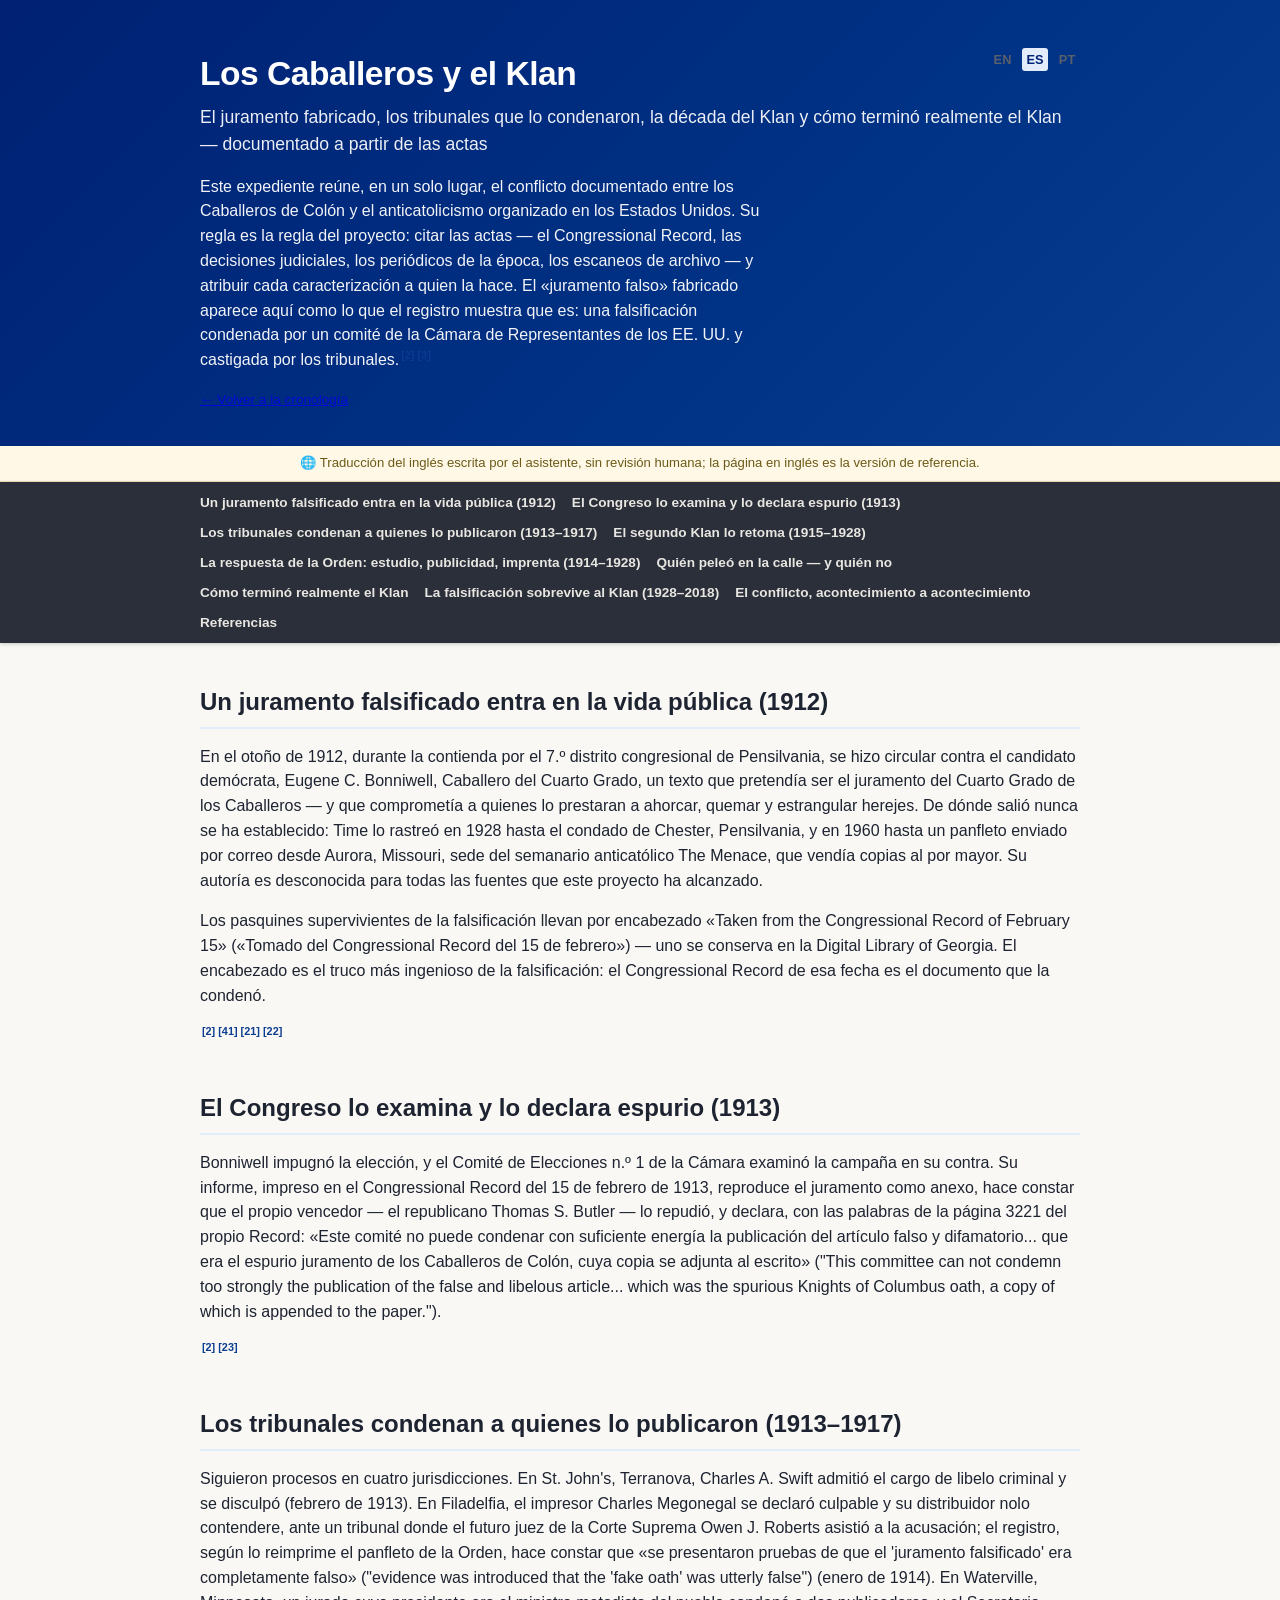
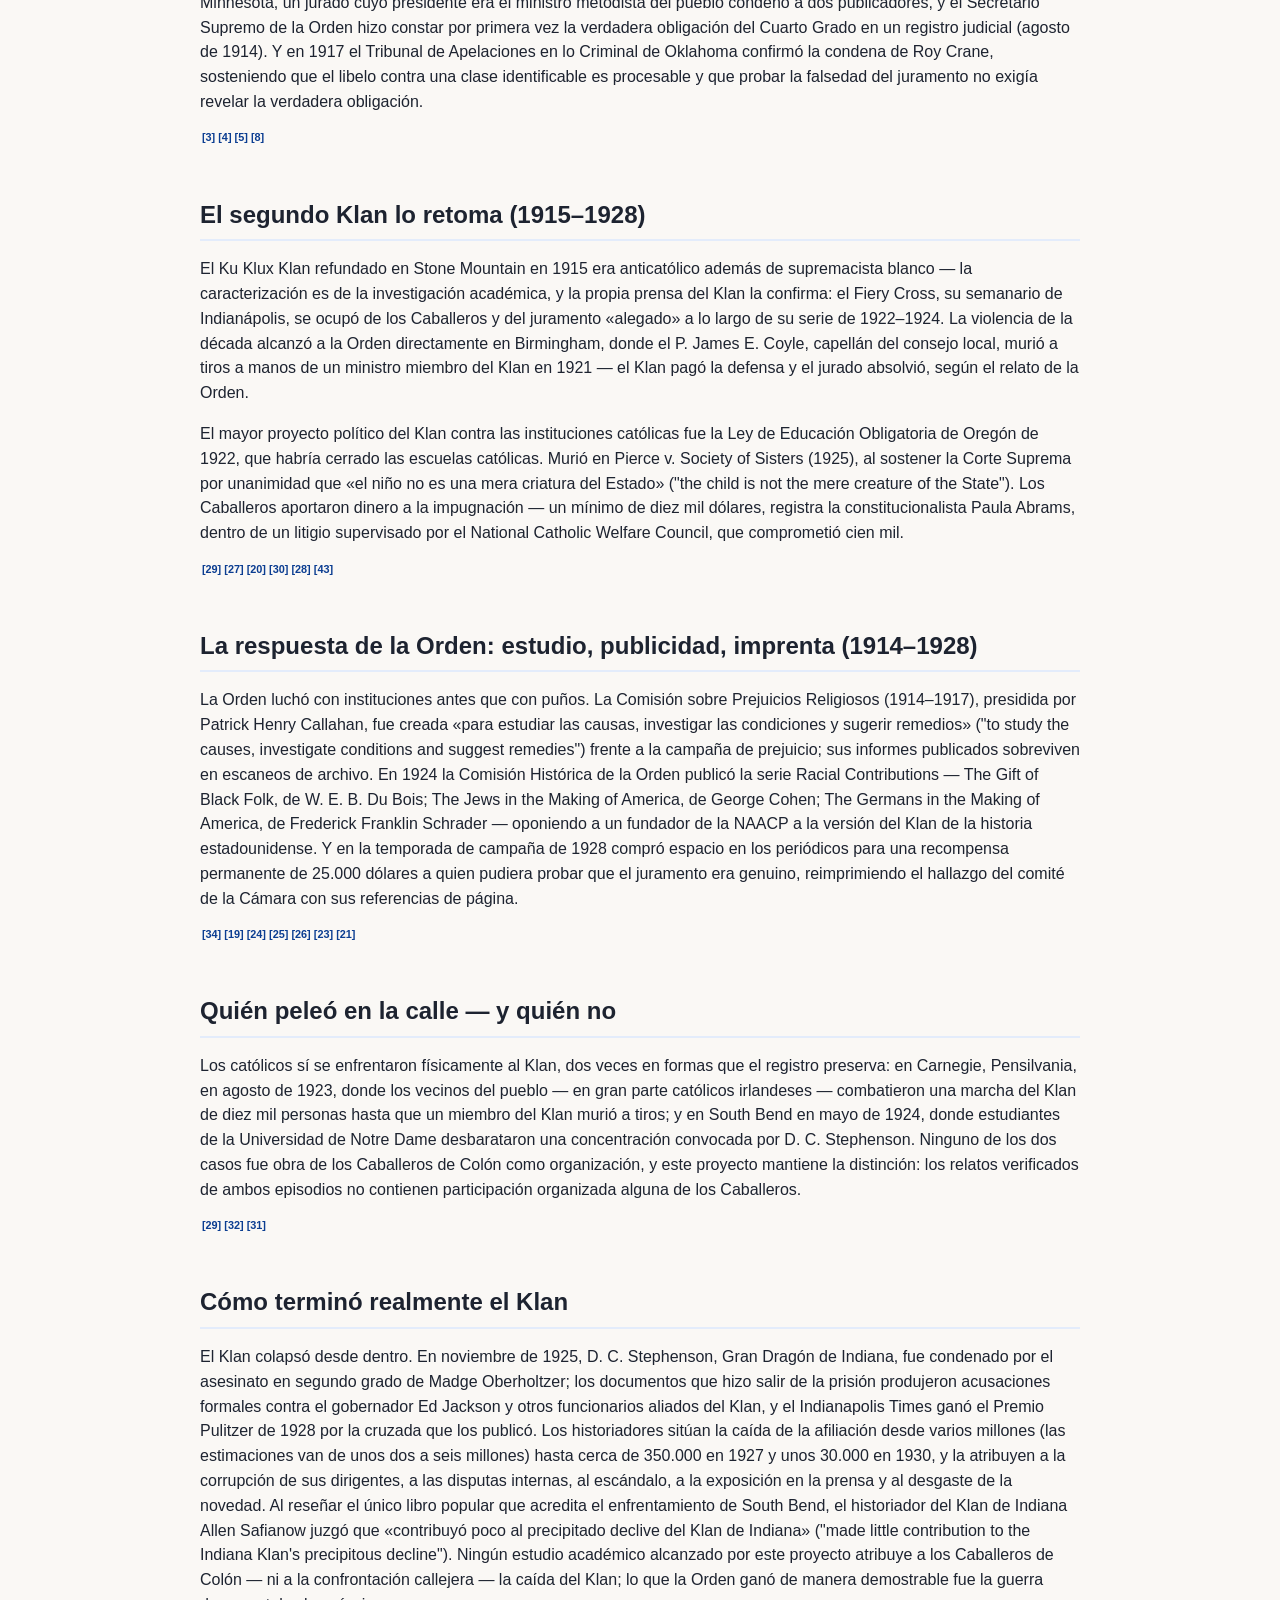
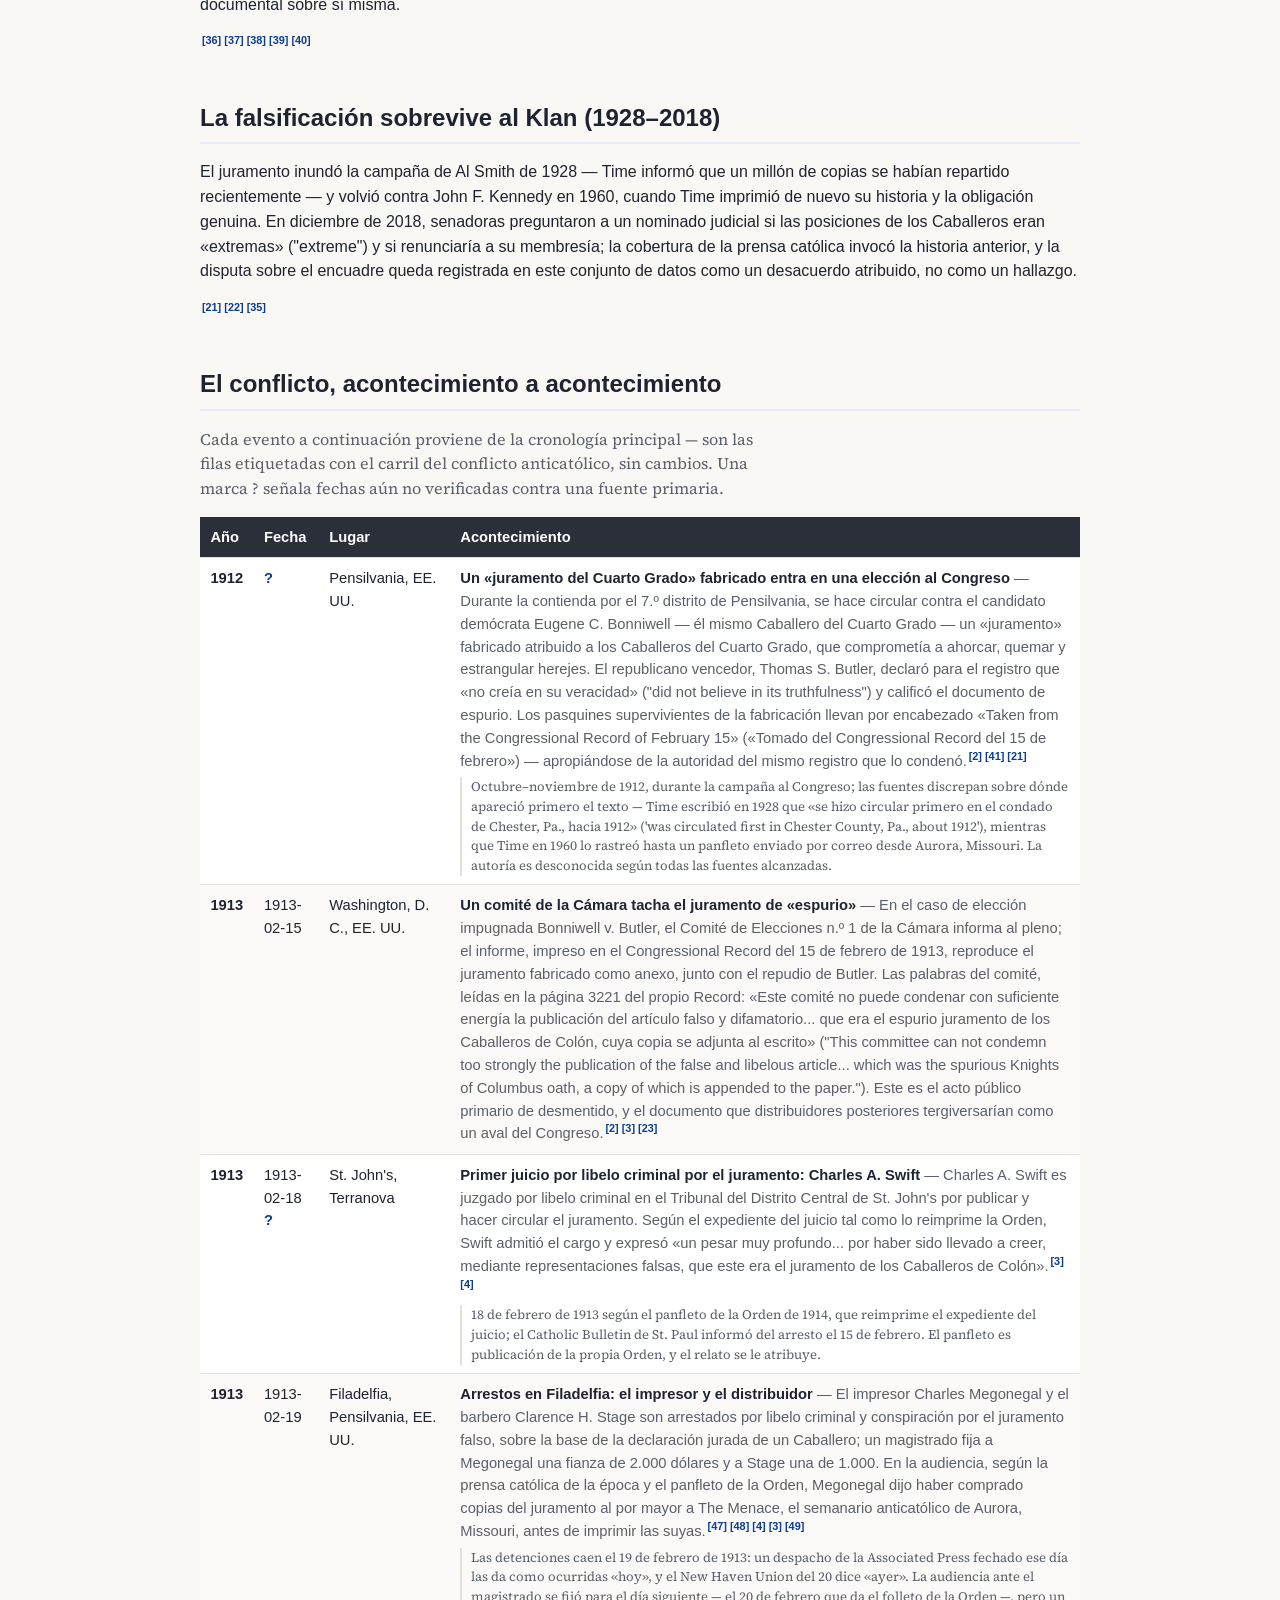
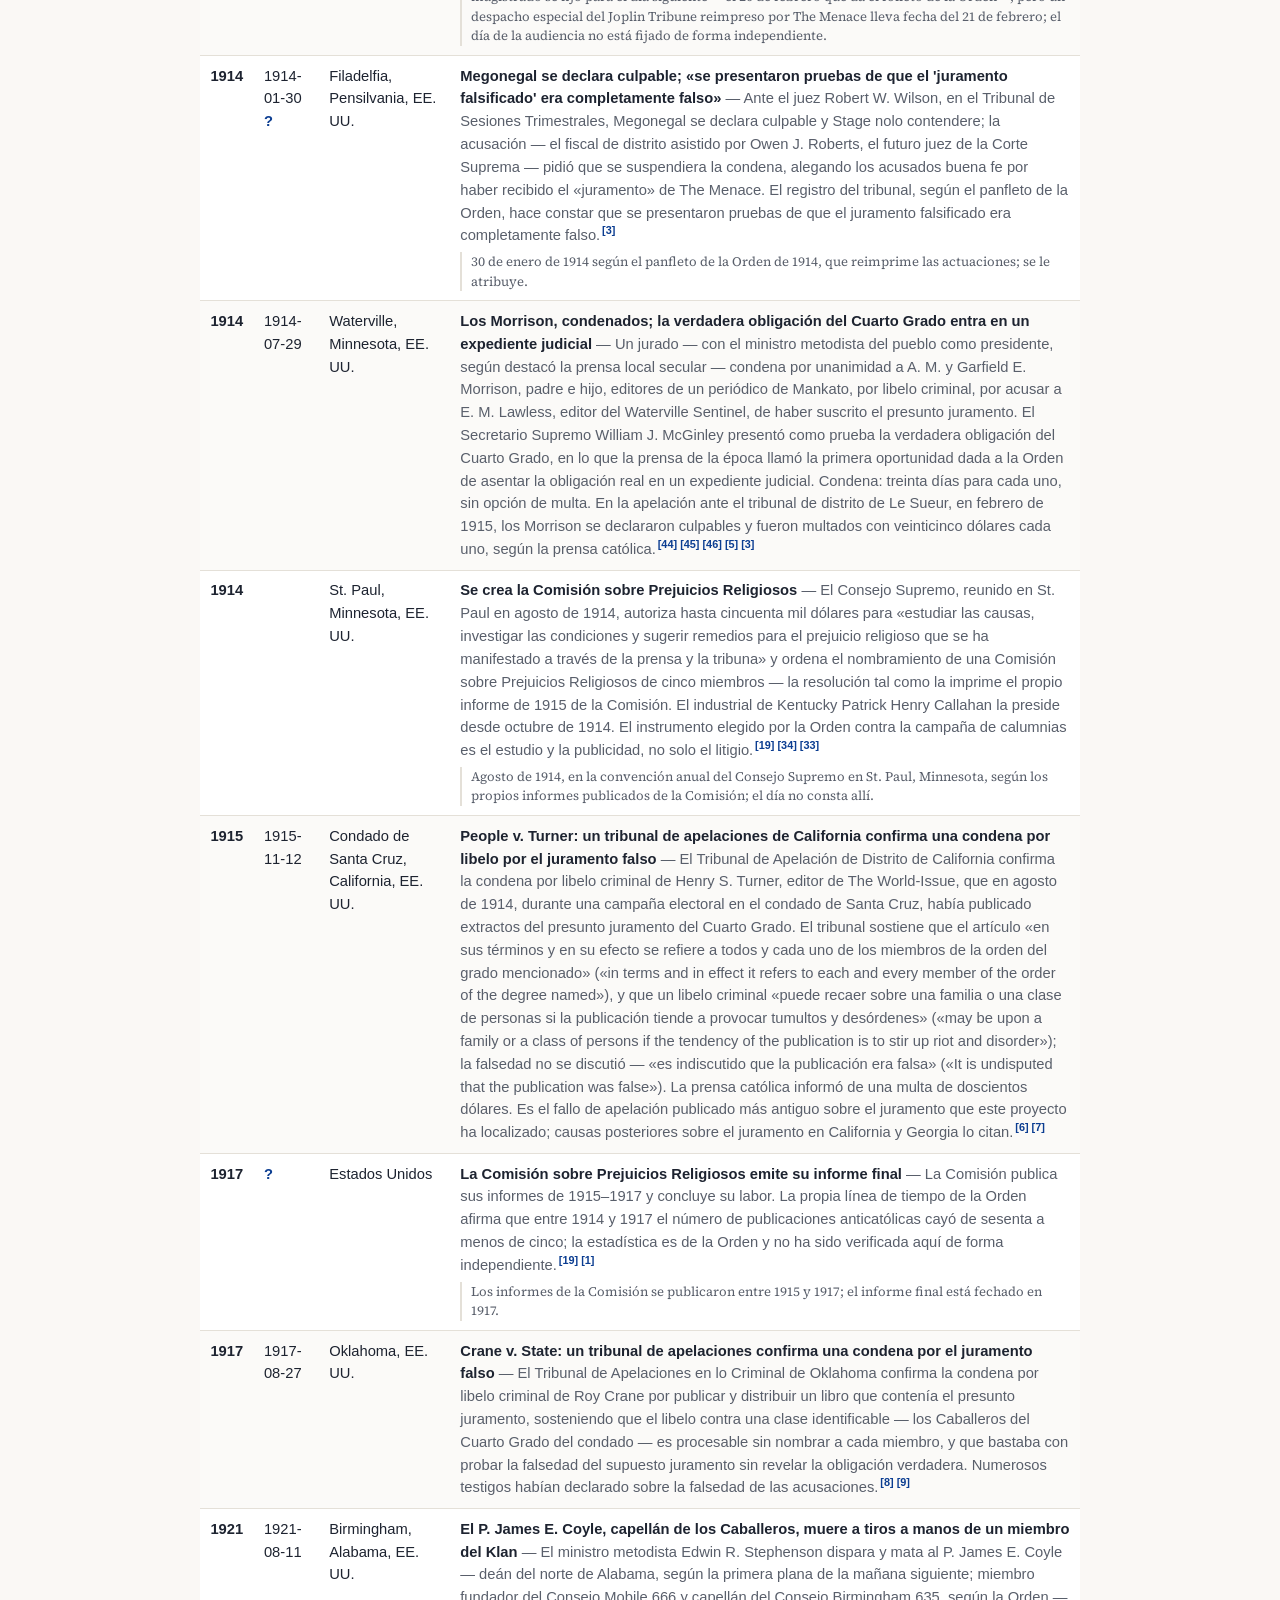
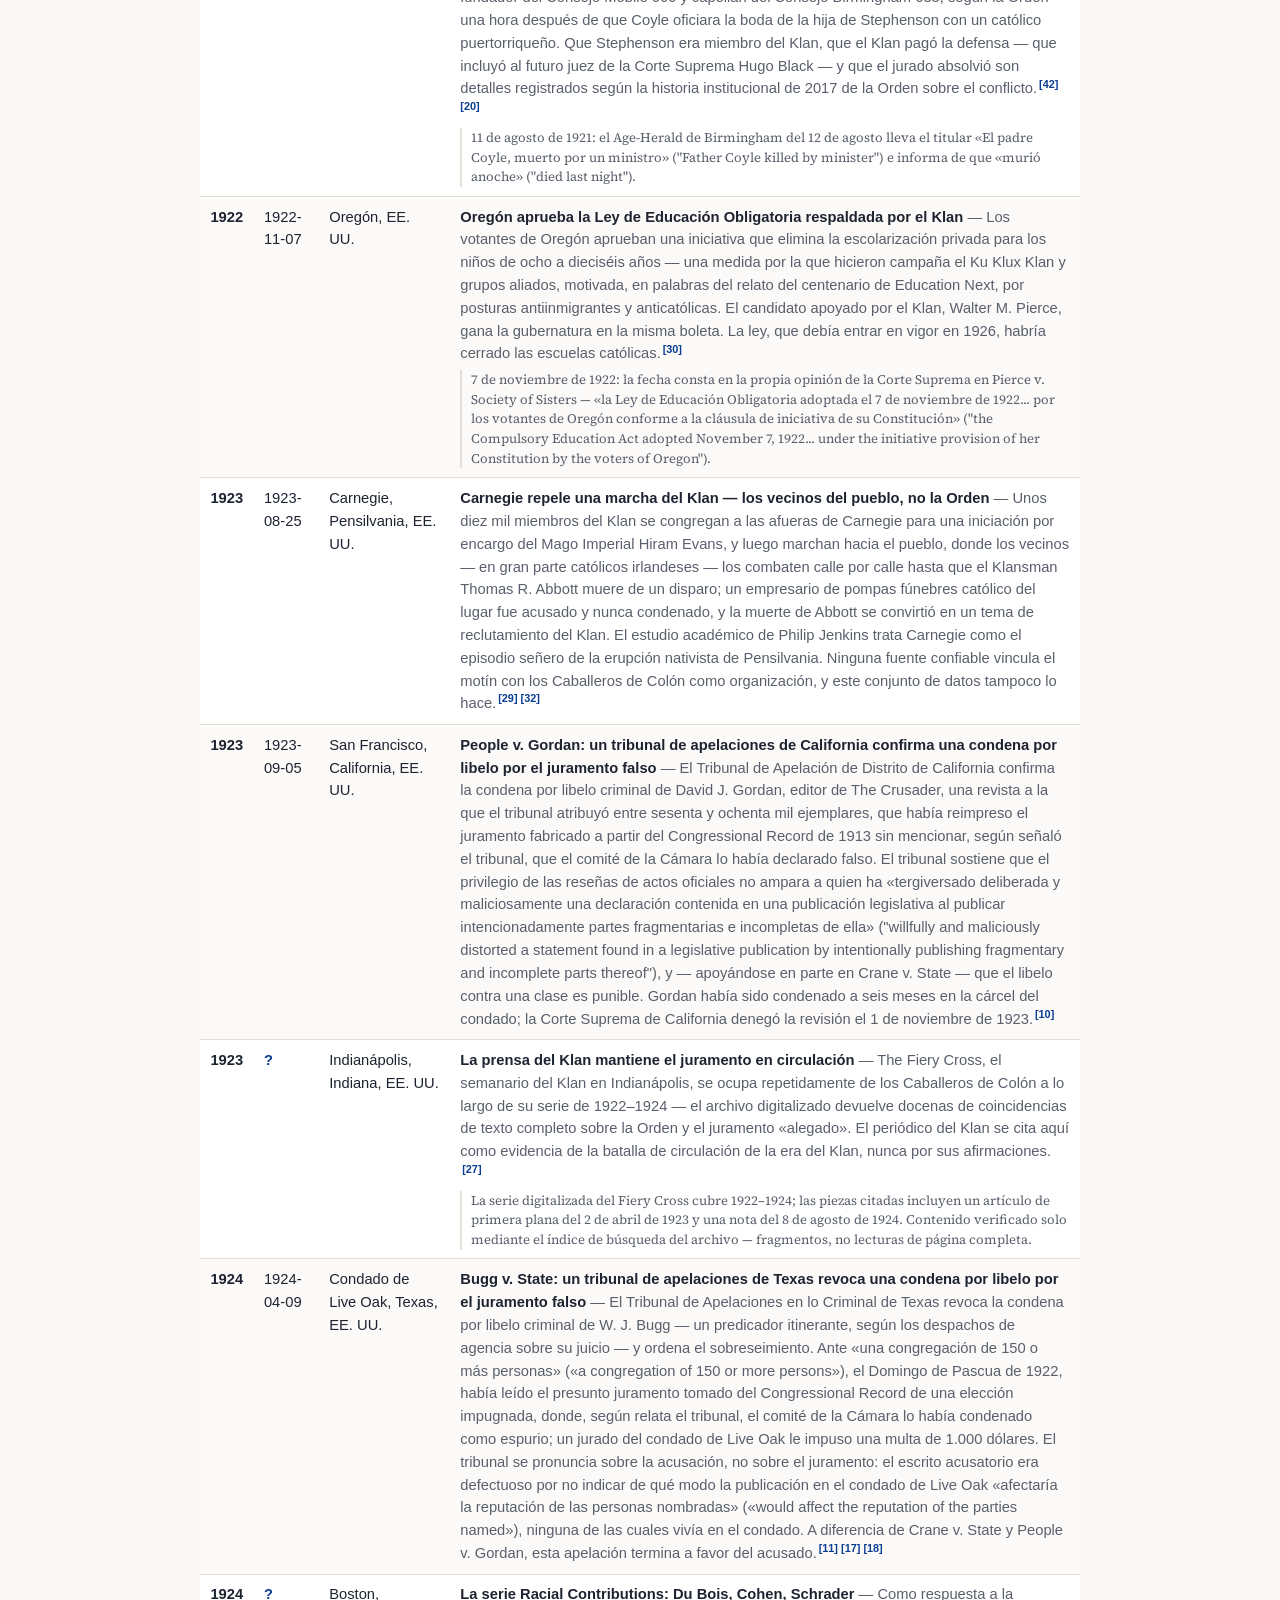
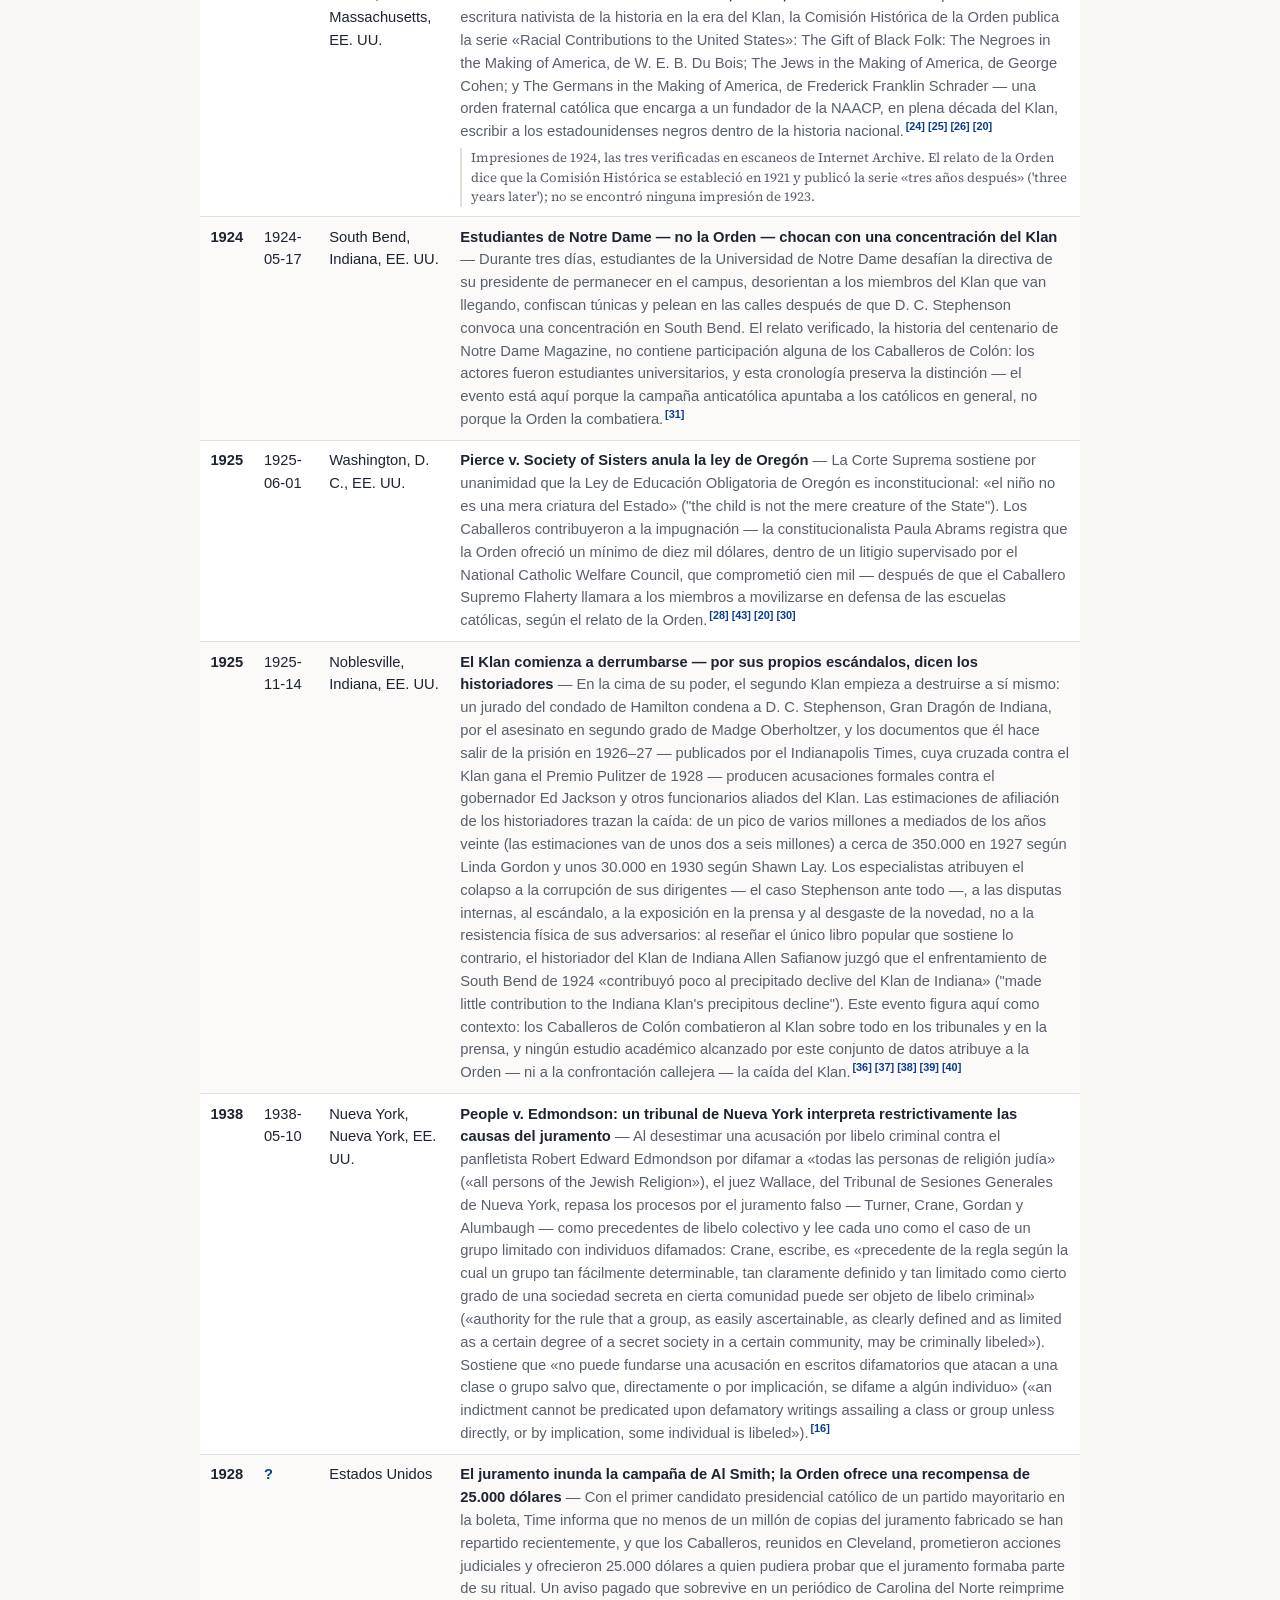
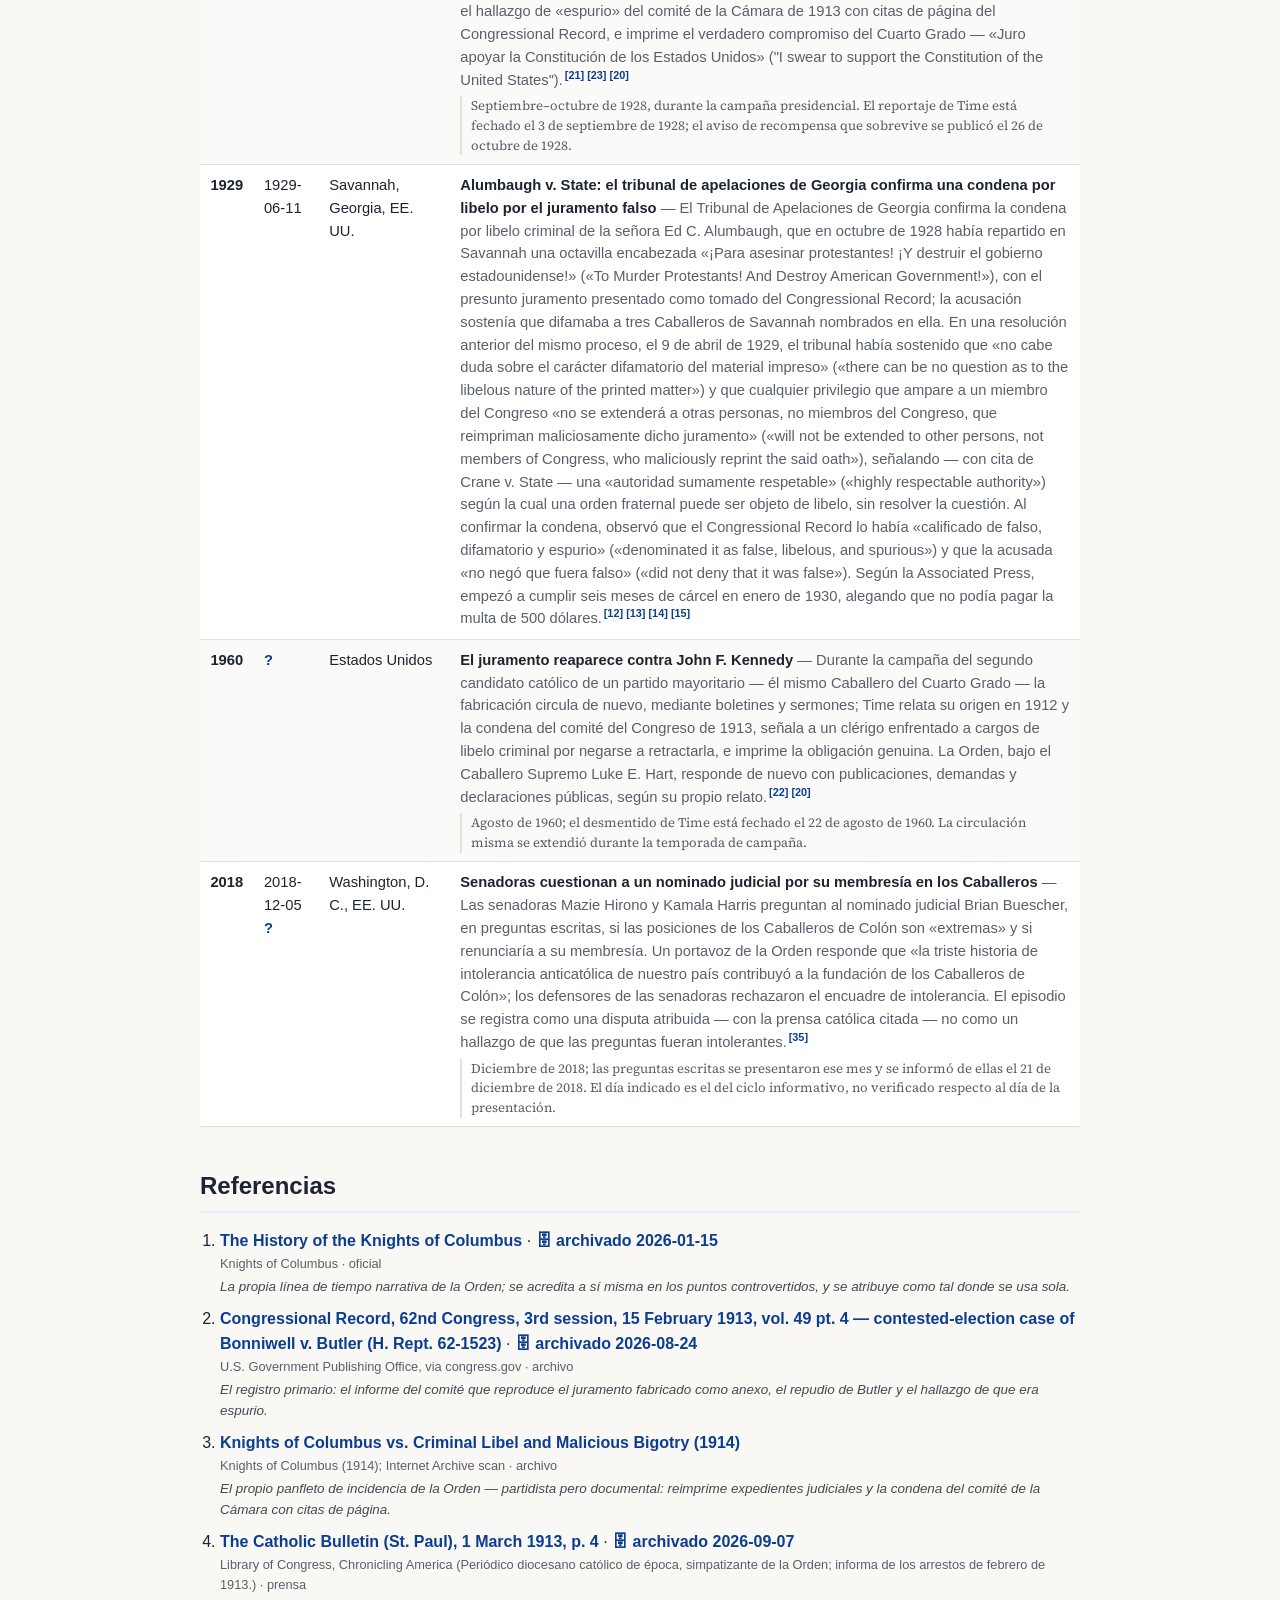
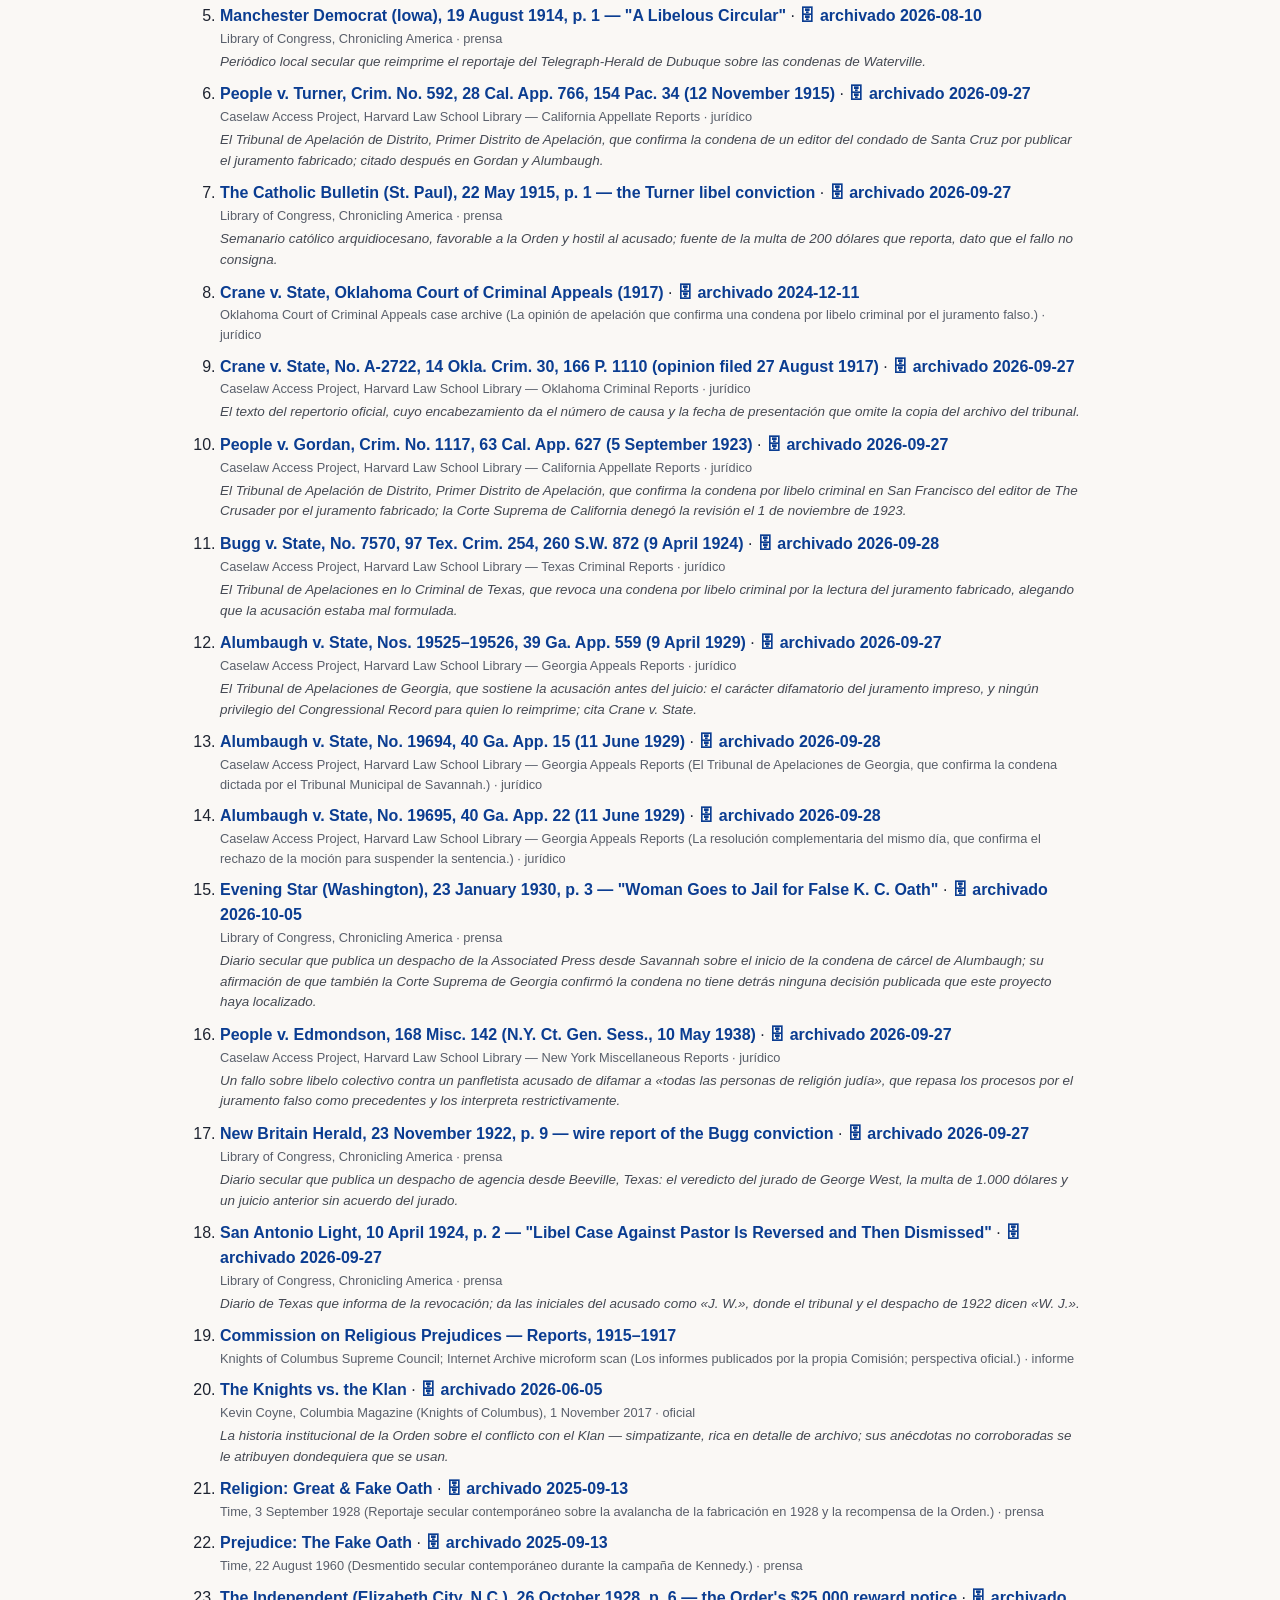
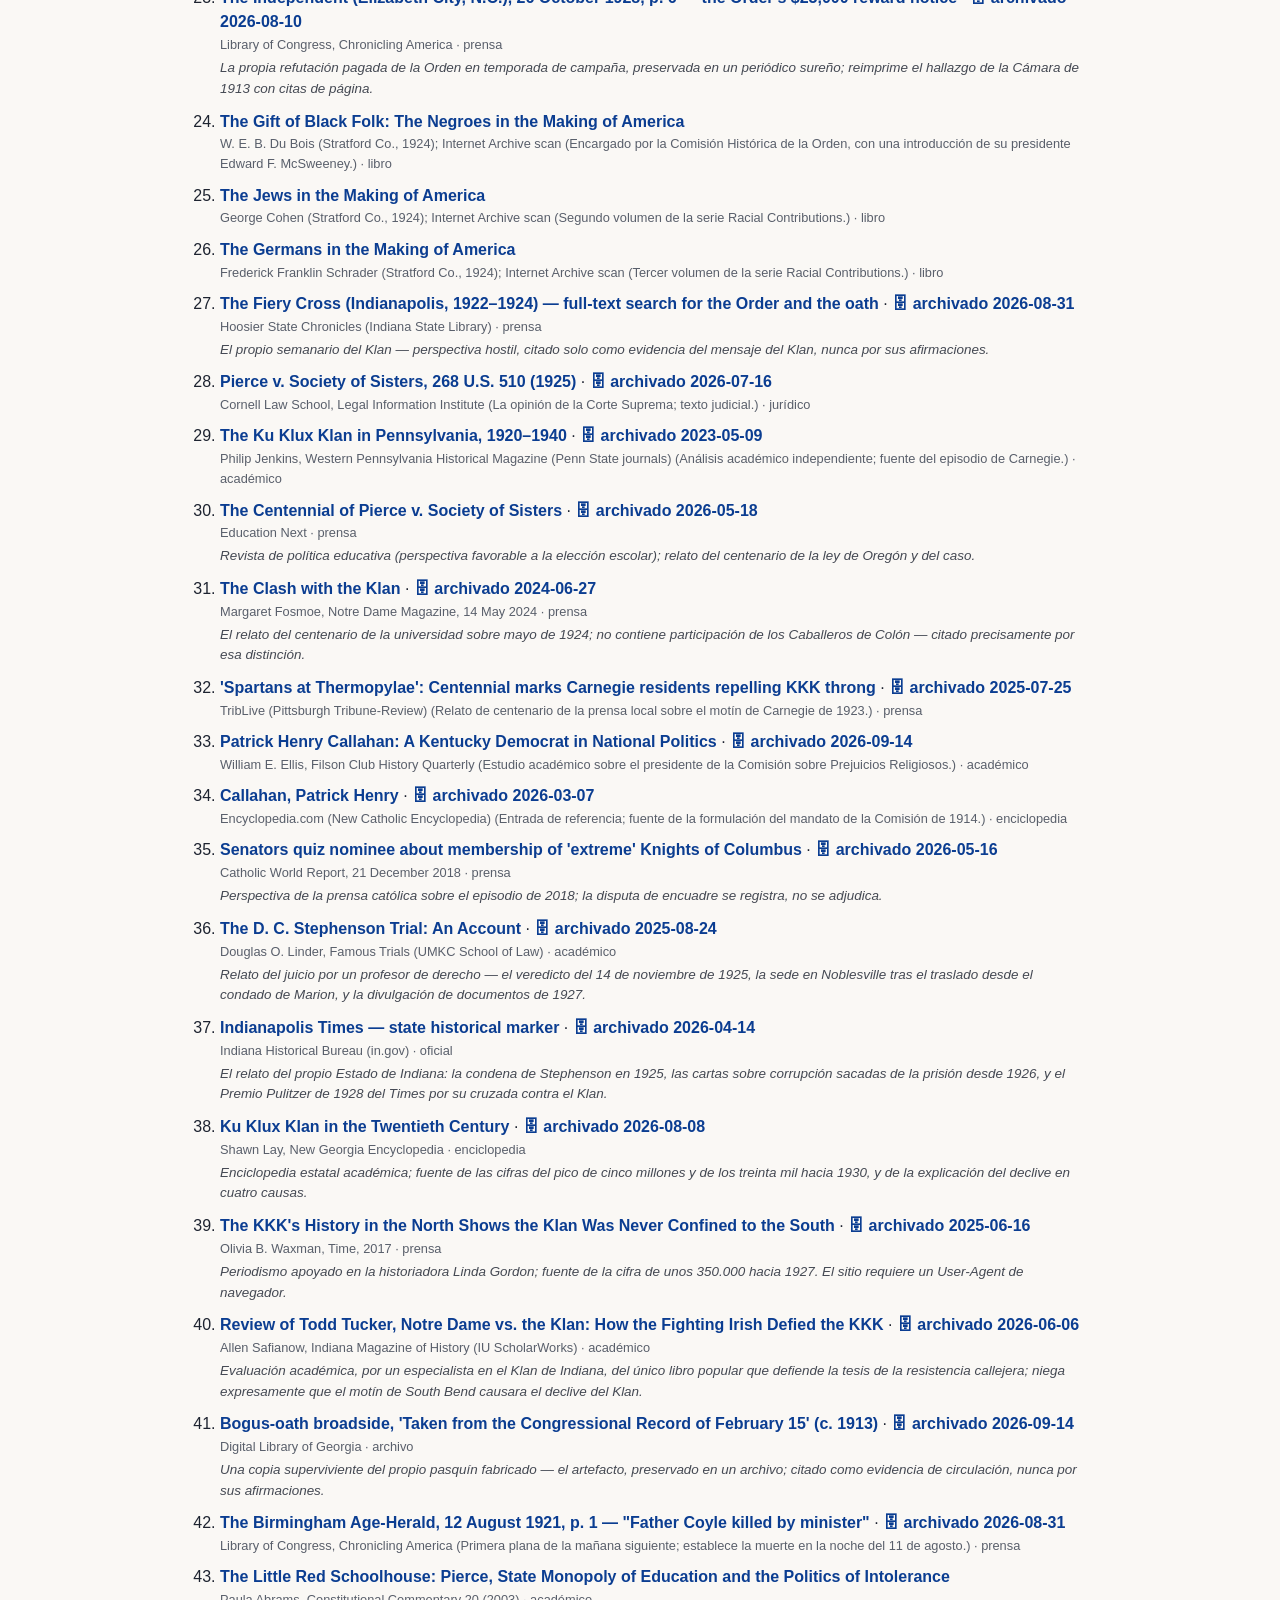
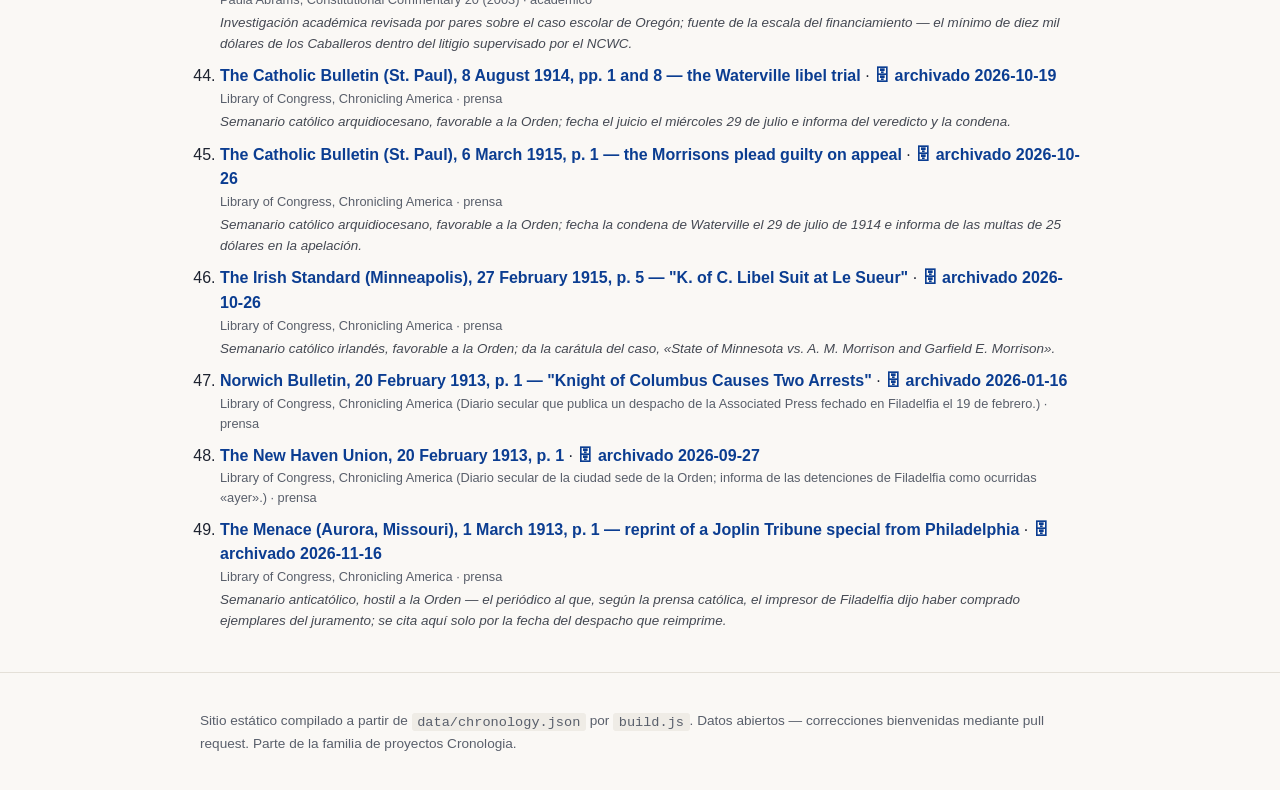
<file: docs/es/kkk/index.html>
<!DOCTYPE html>
<html lang="es">
<head>
  <meta charset="utf-8">
  <meta name="viewport" content="width=device-width, initial-scale=1">
  <title>Los Caballeros y el Klan — Caballeros de Colón — Cronología</title>
  <meta name="description" content="Una página aparte para el segundo foco de este proyecto: la campaña de pruebas fabricadas contra los Caballeros de Colón, los actos del Congreso y de los tribunales que la condenaron, la década del segundo Ku Klux Klan, las respuestas de la Orden — y el relato de los historiadores sobre cómo terminó realmente el Klan.">
  <!-- Google tag (gtag.js) -->
  <script async src="https://www.googletagmanager.com/gtag/js?id=G-R9LV1QZHVE"></script>
  <script>
    window.dataLayer = window.dataLayer || [];
    function gtag(){dataLayer.push(arguments);}
    gtag('js', new Date());
    gtag('config', 'G-R9LV1QZHVE');
  </script>
  <link rel="stylesheet" href="../../styles.css">
  <link rel="canonical" href="https://cronologia.github.io/kofc/es/kkk/">
  <link rel="alternate" hreflang="en" href="https://cronologia.github.io/kofc/en/kkk/">
  <link rel="alternate" hreflang="es" href="https://cronologia.github.io/kofc/es/kkk/">
  <link rel="alternate" hreflang="pt" href="https://cronologia.github.io/kofc/pt/kkk/">
  <link rel="alternate" hreflang="x-default" href="https://cronologia.github.io/kofc/">
  <meta property="og:type" content="website">
  <meta property="og:site_name" content="Los Caballeros y el Klan — Caballeros de Colón — Cronología">
  <meta property="og:locale" content="es_ES">
  <meta property="og:title" content="Los Caballeros y el Klan — Caballeros de Colón — Cronología">
  <meta property="og:description" content="Este expediente reúne, en un solo lugar, el conflicto documentado entre los Caballeros de Colón y el anticatolicismo organizado en los Estados Unidos. Su regla es la regla del proyecto: citar las actas — el Congressional Record, las decisiones judiciales, los periódicos de la época, los escaneos de archivo — y atribuir cada caracterización a quien la hace. El «juramento falso» fabricado aparece aquí como lo que el registro muestra que es: una falsificación condenada por un comité de la Cámara de Representantes de los EE. UU. y castigada por los tribunales.">
  <meta property="og:url" content="https://cronologia.github.io/kofc/es/kkk/">
  <meta name="twitter:card" content="summary">
  <meta name="twitter:title" content="Los Caballeros y el Klan — Caballeros de Colón — Cronología">
  <meta name="twitter:description" content="Este expediente reúne, en un solo lugar, el conflicto documentado entre los Caballeros de Colón y el anticatolicismo organizado en los Estados Unidos. Su regla es la regla del proyecto: citar las actas — el Congressional Record, las decisiones judiciales, los periódicos de la época, los escaneos de archivo — y atribuir cada caracterización a quien la hace. El «juramento falso» fabricado aparece aquí como lo que el registro muestra que es: una falsificación condenada por un comité de la Cámara de Representantes de los EE. UU. y castigada por los tribunales.">
  <script type="application/ld+json">
  {
    "@context": "https://schema.org",
    "@type": "WebSite",
    "name": "Los Caballeros y el Klan — Caballeros de Colón — Cronología",
    "description": "Este expediente reúne, en un solo lugar, el conflicto documentado entre los Caballeros de Colón y el anticatolicismo organizado en los Estados Unidos. Su regla es la regla del proyecto: citar las actas — el Congressional Record, las decisiones judiciales, los periódicos de la época, los escaneos de archivo — y atribuir cada caracterización a quien la hace. El «juramento falso» fabricado aparece aquí como lo que el registro muestra que es: una falsificación condenada por un comité de la Cámara de Representantes de los EE. UU. y castigada por los tribunales.",
    "url": "https://cronologia.github.io/kofc/es/kkk/",
    "inLanguage": "es"
  }
  </script>
</head>
<body>
  <header class="site-header">
    <div class="wrap">
      <nav class="lang-switch" aria-label="Idioma"><a href="../../en/kkk/" hreflang="en">EN</a><span class="lang-current">ES</span><a href="../../pt/kkk/" hreflang="pt">PT</a></nav>
      <h1>Los Caballeros y el Klan</h1>
      <p class="subtitle">El juramento fabricado, los tribunales que lo condenaron, la década del Klan y cómo terminó realmente el Klan — documentado a partir de las actas</p>
      <p class="lead">Este expediente reúne, en un solo lugar, el conflicto documentado entre los Caballeros de Colón y el anticatolicismo organizado en los Estados Unidos. Su regla es la regla del proyecto: citar las actas — el Congressional Record, las decisiones judiciales, los periódicos de la época, los escaneos de archivo — y atribuir cada caracterización a quien la hace. El «juramento falso» fabricado aparece aquí como lo que el registro muestra que es: una falsificación condenada por un comité de la Cámara de Representantes de los EE. UU. y castigada por los tribunales.<sup class="cite"><a href="#ref-2" title="Reference 2">[2]</a> <a href="#ref-3" title="Reference 3">[3]</a></sup></p>
      <p class="updated"><a href="../#conflict-dossier">← Volver a la cronología</a></p>
    </div>
  </header>
  <div class="i18n-disclaimer" role="note">🌐 Traducción del inglés escrita por el asistente, sin revisión humana; la página en inglés es la versión de referencia.</div>

  <nav class="site-nav">
    <div class="wrap">
      <a href="#the-forgery">Un juramento falsificado entra en la vida pública (1912)</a>
      <a href="#congress">El Congreso lo examina y lo declara espurio (1913)</a>
      <a href="#the-courts">Los tribunales condenan a quienes lo publicaron (1913–1917)</a>
      <a href="#the-klan-decade">El segundo Klan lo retoma (1915–1928)</a>
      <a href="#the-answer">La respuesta de la Orden: estudio, publicidad, imprenta (1914–1928)</a>
      <a href="#who-fought-in-the-street">Quién peleó en la calle — y quién no</a>
      <a href="#how-the-klan-ended">Cómo terminó realmente el Klan</a>
      <a href="#resurfacings">La falsificación sobrevive al Klan (1928–2018)</a>
      <a href="#conflict-timeline">El conflicto, acontecimiento a acontecimiento</a>
      <a href="#references">Referencias</a>
    </div>
  </nav>

  <main class="wrap">
    <section id="the-forgery">
      <h2>Un juramento falsificado entra en la vida pública (1912)</h2>
      <p>En el otoño de 1912, durante la contienda por el 7.º distrito congresional de Pensilvania, se hizo circular contra el candidato demócrata, Eugene C. Bonniwell, Caballero del Cuarto Grado, un texto que pretendía ser el juramento del Cuarto Grado de los Caballeros — y que comprometía a quienes lo prestaran a ahorcar, quemar y estrangular herejes. De dónde salió nunca se ha establecido: Time lo rastreó en 1928 hasta el condado de Chester, Pensilvania, y en 1960 hasta un panfleto enviado por correo desde Aurora, Missouri, sede del semanario anticatólico The Menace, que vendía copias al por mayor. Su autoría es desconocida para todas las fuentes que este proyecto ha alcanzado.</p>
      <p>Los pasquines supervivientes de la falsificación llevan por encabezado «Taken from the Congressional Record of February 15» («Tomado del Congressional Record del 15 de febrero») — uno se conserva en la Digital Library of Georgia. El encabezado es el truco más ingenioso de la falsificación: el Congressional Record de esa fecha es el documento que la condenó.</p>
      <p class="section-cites"><sup class="cite"><a href="#ref-2" title="Reference 2">[2]</a> <a href="#ref-41" title="Reference 41">[41]</a> <a href="#ref-21" title="Reference 21">[21]</a> <a href="#ref-22" title="Reference 22">[22]</a></sup></p>
    </section>
    <section id="congress">
      <h2>El Congreso lo examina y lo declara espurio (1913)</h2>
      <p>Bonniwell impugnó la elección, y el Comité de Elecciones n.º 1 de la Cámara examinó la campaña en su contra. Su informe, impreso en el Congressional Record del 15 de febrero de 1913, reproduce el juramento como anexo, hace constar que el propio vencedor — el republicano Thomas S. Butler — lo repudió, y declara, con las palabras de la página 3221 del propio Record: «Este comité no puede condenar con suficiente energía la publicación del artículo falso y difamatorio... que era el espurio juramento de los Caballeros de Colón, cuya copia se adjunta al escrito» (&quot;This committee can not condemn too strongly the publication of the false and libelous article... which was the spurious Knights of Columbus oath, a copy of which is appended to the paper.&quot;).</p>
      <p class="section-cites"><sup class="cite"><a href="#ref-2" title="Reference 2">[2]</a> <a href="#ref-23" title="Reference 23">[23]</a></sup></p>
    </section>
    <section id="the-courts">
      <h2>Los tribunales condenan a quienes lo publicaron (1913–1917)</h2>
      <p>Siguieron procesos en cuatro jurisdicciones. En St. John&#39;s, Terranova, Charles A. Swift admitió el cargo de libelo criminal y se disculpó (febrero de 1913). En Filadelfia, el impresor Charles Megonegal se declaró culpable y su distribuidor nolo contendere, ante un tribunal donde el futuro juez de la Corte Suprema Owen J. Roberts asistió a la acusación; el registro, según lo reimprime el panfleto de la Orden, hace constar que «se presentaron pruebas de que el &#39;juramento falsificado&#39; era completamente falso» (&quot;evidence was introduced that the &#39;fake oath&#39; was utterly false&quot;) (enero de 1914). En Waterville, Minnesota, un jurado cuyo presidente era el ministro metodista del pueblo condenó a dos publicadores, y el Secretario Supremo de la Orden hizo constar por primera vez la verdadera obligación del Cuarto Grado en un registro judicial (agosto de 1914). Y en 1917 el Tribunal de Apelaciones en lo Criminal de Oklahoma confirmó la condena de Roy Crane, sosteniendo que el libelo contra una clase identificable es procesable y que probar la falsedad del juramento no exigía revelar la verdadera obligación.</p>
      <p class="section-cites"><sup class="cite"><a href="#ref-3" title="Reference 3">[3]</a> <a href="#ref-4" title="Reference 4">[4]</a> <a href="#ref-5" title="Reference 5">[5]</a> <a href="#ref-8" title="Reference 8">[8]</a></sup></p>
    </section>
    <section id="the-klan-decade">
      <h2>El segundo Klan lo retoma (1915–1928)</h2>
      <p>El Ku Klux Klan refundado en Stone Mountain en 1915 era anticatólico además de supremacista blanco — la caracterización es de la investigación académica, y la propia prensa del Klan la confirma: el Fiery Cross, su semanario de Indianápolis, se ocupó de los Caballeros y del juramento «alegado» a lo largo de su serie de 1922–1924. La violencia de la década alcanzó a la Orden directamente en Birmingham, donde el P. James E. Coyle, capellán del consejo local, murió a tiros a manos de un ministro miembro del Klan en 1921 — el Klan pagó la defensa y el jurado absolvió, según el relato de la Orden.</p>
      <p>El mayor proyecto político del Klan contra las instituciones católicas fue la Ley de Educación Obligatoria de Oregón de 1922, que habría cerrado las escuelas católicas. Murió en Pierce v. Society of Sisters (1925), al sostener la Corte Suprema por unanimidad que «el niño no es una mera criatura del Estado» (&quot;the child is not the mere creature of the State&quot;). Los Caballeros aportaron dinero a la impugnación — un mínimo de diez mil dólares, registra la constitucionalista Paula Abrams, dentro de un litigio supervisado por el National Catholic Welfare Council, que comprometió cien mil.</p>
      <p class="section-cites"><sup class="cite"><a href="#ref-29" title="Reference 29">[29]</a> <a href="#ref-27" title="Reference 27">[27]</a> <a href="#ref-20" title="Reference 20">[20]</a> <a href="#ref-30" title="Reference 30">[30]</a> <a href="#ref-28" title="Reference 28">[28]</a> <a href="#ref-43" title="Reference 43">[43]</a></sup></p>
    </section>
    <section id="the-answer">
      <h2>La respuesta de la Orden: estudio, publicidad, imprenta (1914–1928)</h2>
      <p>La Orden luchó con instituciones antes que con puños. La Comisión sobre Prejuicios Religiosos (1914–1917), presidida por Patrick Henry Callahan, fue creada «para estudiar las causas, investigar las condiciones y sugerir remedios» (&quot;to study the causes, investigate conditions and suggest remedies&quot;) frente a la campaña de prejuicio; sus informes publicados sobreviven en escaneos de archivo. En 1924 la Comisión Histórica de la Orden publicó la serie Racial Contributions — The Gift of Black Folk, de W. E. B. Du Bois; The Jews in the Making of America, de George Cohen; The Germans in the Making of America, de Frederick Franklin Schrader — oponiendo a un fundador de la NAACP a la versión del Klan de la historia estadounidense. Y en la temporada de campaña de 1928 compró espacio en los periódicos para una recompensa permanente de 25.000 dólares a quien pudiera probar que el juramento era genuino, reimprimiendo el hallazgo del comité de la Cámara con sus referencias de página.</p>
      <p class="section-cites"><sup class="cite"><a href="#ref-34" title="Reference 34">[34]</a> <a href="#ref-19" title="Reference 19">[19]</a> <a href="#ref-24" title="Reference 24">[24]</a> <a href="#ref-25" title="Reference 25">[25]</a> <a href="#ref-26" title="Reference 26">[26]</a> <a href="#ref-23" title="Reference 23">[23]</a> <a href="#ref-21" title="Reference 21">[21]</a></sup></p>
    </section>
    <section id="who-fought-in-the-street">
      <h2>Quién peleó en la calle — y quién no</h2>
      <p>Los católicos sí se enfrentaron físicamente al Klan, dos veces en formas que el registro preserva: en Carnegie, Pensilvania, en agosto de 1923, donde los vecinos del pueblo — en gran parte católicos irlandeses — combatieron una marcha del Klan de diez mil personas hasta que un miembro del Klan murió a tiros; y en South Bend en mayo de 1924, donde estudiantes de la Universidad de Notre Dame desbarataron una concentración convocada por D. C. Stephenson. Ninguno de los dos casos fue obra de los Caballeros de Colón como organización, y este proyecto mantiene la distinción: los relatos verificados de ambos episodios no contienen participación organizada alguna de los Caballeros.</p>
      <p class="section-cites"><sup class="cite"><a href="#ref-29" title="Reference 29">[29]</a> <a href="#ref-32" title="Reference 32">[32]</a> <a href="#ref-31" title="Reference 31">[31]</a></sup></p>
    </section>
    <section id="how-the-klan-ended">
      <h2>Cómo terminó realmente el Klan</h2>
      <p>El Klan colapsó desde dentro. En noviembre de 1925, D. C. Stephenson, Gran Dragón de Indiana, fue condenado por el asesinato en segundo grado de Madge Oberholtzer; los documentos que hizo salir de la prisión produjeron acusaciones formales contra el gobernador Ed Jackson y otros funcionarios aliados del Klan, y el Indianapolis Times ganó el Premio Pulitzer de 1928 por la cruzada que los publicó. Los historiadores sitúan la caída de la afiliación desde varios millones (las estimaciones van de unos dos a seis millones) hasta cerca de 350.000 en 1927 y unos 30.000 en 1930, y la atribuyen a la corrupción de sus dirigentes, a las disputas internas, al escándalo, a la exposición en la prensa y al desgaste de la novedad. Al reseñar el único libro popular que acredita el enfrentamiento de South Bend, el historiador del Klan de Indiana Allen Safianow juzgó que «contribuyó poco al precipitado declive del Klan de Indiana» (&quot;made little contribution to the Indiana Klan&#39;s precipitous decline&quot;). Ningún estudio académico alcanzado por este proyecto atribuye a los Caballeros de Colón — ni a la confrontación callejera — la caída del Klan; lo que la Orden ganó de manera demostrable fue la guerra documental sobre sí misma.</p>
      <p class="section-cites"><sup class="cite"><a href="#ref-36" title="Reference 36">[36]</a> <a href="#ref-37" title="Reference 37">[37]</a> <a href="#ref-38" title="Reference 38">[38]</a> <a href="#ref-39" title="Reference 39">[39]</a> <a href="#ref-40" title="Reference 40">[40]</a></sup></p>
    </section>
    <section id="resurfacings">
      <h2>La falsificación sobrevive al Klan (1928–2018)</h2>
      <p>El juramento inundó la campaña de Al Smith de 1928 — Time informó que un millón de copias se habían repartido recientemente — y volvió contra John F. Kennedy en 1960, cuando Time imprimió de nuevo su historia y la obligación genuina. En diciembre de 2018, senadoras preguntaron a un nominado judicial si las posiciones de los Caballeros eran «extremas» (&quot;extreme&quot;) y si renunciaría a su membresía; la cobertura de la prensa católica invocó la historia anterior, y la disputa sobre el encuadre queda registrada en este conjunto de datos como un desacuerdo atribuido, no como un hallazgo.</p>
      <p class="section-cites"><sup class="cite"><a href="#ref-21" title="Reference 21">[21]</a> <a href="#ref-22" title="Reference 22">[22]</a> <a href="#ref-35" title="Reference 35">[35]</a></sup></p>
    </section>
    <section id="conflict-timeline">
      <h2>El conflicto, acontecimiento a acontecimiento</h2>
      <p class="section-intro">Cada evento a continuación proviene de la cronología principal — son las filas etiquetadas con el carril del conflicto anticatólico, sin cambios. Una marca ? señala fechas aún no verificadas contra una fuente primaria.</p>
      <div class="table-scroll">
      <table class="meetings">
        <thead><tr><th>Año</th><th>Fecha</th><th>Lugar</th><th>Acontecimiento</th></tr></thead>
        <tbody>
        <tr>
          <td class="year">1912</td>
          <td> <span class="flag" title="Fecha aún no verificada con una fuente primaria">?</span></td>
          <td>Pensilvania, EE. UU.</td>
          <td><strong>Un «juramento del Cuarto Grado» fabricado entra en una elección al Congreso</strong> <span class="muted">— Durante la contienda por el 7.º distrito de Pensilvania, se hace circular contra el candidato demócrata Eugene C. Bonniwell — él mismo Caballero del Cuarto Grado — un «juramento» fabricado atribuido a los Caballeros del Cuarto Grado, que comprometía a ahorcar, quemar y estrangular herejes. El republicano vencedor, Thomas S. Butler, declaró para el registro que «no creía en su veracidad» (&quot;did not believe in its truthfulness&quot;) y calificó el documento de espurio. Los pasquines supervivientes de la fabricación llevan por encabezado «Taken from the Congressional Record of February 15» («Tomado del Congressional Record del 15 de febrero») — apropiándose de la autoridad del mismo registro que lo condenó.</span><sup class="cite"><a href="#ref-2" title="Reference 2">[2]</a> <a href="#ref-41" title="Reference 41">[41]</a> <a href="#ref-21" title="Reference 21">[21]</a></sup><span class="date-note">Octubre–noviembre de 1912, durante la campaña al Congreso; las fuentes discrepan sobre dónde apareció primero el texto — Time escribió en 1928 que «se hizo circular primero en el condado de Chester, Pa., hacia 1912» (&#39;was circulated first in Chester County, Pa., about 1912&#39;), mientras que Time en 1960 lo rastreó hasta un panfleto enviado por correo desde Aurora, Missouri. La autoría es desconocida según todas las fuentes alcanzadas.</span></td>
        </tr>
        <tr>
          <td class="year">1913</td>
          <td>1913-02-15</td>
          <td>Washington, D. C., EE. UU.</td>
          <td><strong>Un comité de la Cámara tacha el juramento de «espurio»</strong> <span class="muted">— En el caso de elección impugnada Bonniwell v. Butler, el Comité de Elecciones n.º 1 de la Cámara informa al pleno; el informe, impreso en el Congressional Record del 15 de febrero de 1913, reproduce el juramento fabricado como anexo, junto con el repudio de Butler. Las palabras del comité, leídas en la página 3221 del propio Record: «Este comité no puede condenar con suficiente energía la publicación del artículo falso y difamatorio... que era el espurio juramento de los Caballeros de Colón, cuya copia se adjunta al escrito» (&quot;This committee can not condemn too strongly the publication of the false and libelous article... which was the spurious Knights of Columbus oath, a copy of which is appended to the paper.&quot;). Este es el acto público primario de desmentido, y el documento que distribuidores posteriores tergiversarían como un aval del Congreso.</span><sup class="cite"><a href="#ref-2" title="Reference 2">[2]</a> <a href="#ref-3" title="Reference 3">[3]</a> <a href="#ref-23" title="Reference 23">[23]</a></sup></td>
        </tr>
        <tr>
          <td class="year">1913</td>
          <td>1913-02-18 <span class="flag" title="Fecha aún no verificada con una fuente primaria">?</span></td>
          <td>St. John&#39;s, Terranova</td>
          <td><strong>Primer juicio por libelo criminal por el juramento: Charles A. Swift</strong> <span class="muted">— Charles A. Swift es juzgado por libelo criminal en el Tribunal del Distrito Central de St. John&#39;s por publicar y hacer circular el juramento. Según el expediente del juicio tal como lo reimprime la Orden, Swift admitió el cargo y expresó «un pesar muy profundo... por haber sido llevado a creer, mediante representaciones falsas, que este era el juramento de los Caballeros de Colón».</span><sup class="cite"><a href="#ref-3" title="Reference 3">[3]</a> <a href="#ref-4" title="Reference 4">[4]</a></sup><span class="date-note">18 de febrero de 1913 según el panfleto de la Orden de 1914, que reimprime el expediente del juicio; el Catholic Bulletin de St. Paul informó del arresto el 15 de febrero. El panfleto es publicación de la propia Orden, y el relato se le atribuye.</span></td>
        </tr>
        <tr>
          <td class="year">1913</td>
          <td>1913-02-19</td>
          <td>Filadelfia, Pensilvania, EE. UU.</td>
          <td><strong>Arrestos en Filadelfia: el impresor y el distribuidor</strong> <span class="muted">— El impresor Charles Megonegal y el barbero Clarence H. Stage son arrestados por libelo criminal y conspiración por el juramento falso, sobre la base de la declaración jurada de un Caballero; un magistrado fija a Megonegal una fianza de 2.000 dólares y a Stage una de 1.000. En la audiencia, según la prensa católica de la época y el panfleto de la Orden, Megonegal dijo haber comprado copias del juramento al por mayor a The Menace, el semanario anticatólico de Aurora, Missouri, antes de imprimir las suyas.</span><sup class="cite"><a href="#ref-47" title="Reference 47">[47]</a> <a href="#ref-48" title="Reference 48">[48]</a> <a href="#ref-4" title="Reference 4">[4]</a> <a href="#ref-3" title="Reference 3">[3]</a> <a href="#ref-49" title="Reference 49">[49]</a></sup><span class="date-note">Las detenciones caen el 19 de febrero de 1913: un despacho de la Associated Press fechado ese día las da como ocurridas «hoy», y el New Haven Union del 20 dice «ayer». La audiencia ante el magistrado se fijó para el día siguiente — el 20 de febrero que da el folleto de la Orden —, pero un despacho especial del Joplin Tribune reimpreso por The Menace lleva fecha del 21 de febrero; el día de la audiencia no está fijado de forma independiente.</span></td>
        </tr>
        <tr>
          <td class="year">1914</td>
          <td>1914-01-30 <span class="flag" title="Fecha aún no verificada con una fuente primaria">?</span></td>
          <td>Filadelfia, Pensilvania, EE. UU.</td>
          <td><strong>Megonegal se declara culpable; «se presentaron pruebas de que el &#39;juramento falsificado&#39; era completamente falso»</strong> <span class="muted">— Ante el juez Robert W. Wilson, en el Tribunal de Sesiones Trimestrales, Megonegal se declara culpable y Stage nolo contendere; la acusación — el fiscal de distrito asistido por Owen J. Roberts, el futuro juez de la Corte Suprema — pidió que se suspendiera la condena, alegando los acusados buena fe por haber recibido el «juramento» de The Menace. El registro del tribunal, según el panfleto de la Orden, hace constar que se presentaron pruebas de que el juramento falsificado era completamente falso.</span><sup class="cite"><a href="#ref-3" title="Reference 3">[3]</a></sup><span class="date-note">30 de enero de 1914 según el panfleto de la Orden de 1914, que reimprime las actuaciones; se le atribuye.</span></td>
        </tr>
        <tr>
          <td class="year">1914</td>
          <td>1914-07-29</td>
          <td>Waterville, Minnesota, EE. UU.</td>
          <td><strong>Los Morrison, condenados; la verdadera obligación del Cuarto Grado entra en un expediente judicial</strong> <span class="muted">— Un jurado — con el ministro metodista del pueblo como presidente, según destacó la prensa local secular — condena por unanimidad a A. M. y Garfield E. Morrison, padre e hijo, editores de un periódico de Mankato, por libelo criminal, por acusar a E. M. Lawless, editor del Waterville Sentinel, de haber suscrito el presunto juramento. El Secretario Supremo William J. McGinley presentó como prueba la verdadera obligación del Cuarto Grado, en lo que la prensa de la época llamó la primera oportunidad dada a la Orden de asentar la obligación real en un expediente judicial. Condena: treinta días para cada uno, sin opción de multa. En la apelación ante el tribunal de distrito de Le Sueur, en febrero de 1915, los Morrison se declararon culpables y fueron multados con veinticinco dólares cada uno, según la prensa católica.</span><sup class="cite"><a href="#ref-44" title="Reference 44">[44]</a> <a href="#ref-45" title="Reference 45">[45]</a> <a href="#ref-46" title="Reference 46">[46]</a> <a href="#ref-5" title="Reference 5">[5]</a> <a href="#ref-3" title="Reference 3">[3]</a></sup></td>
        </tr>
        <tr>
          <td class="year">1914</td>
          <td></td>
          <td>St. Paul, Minnesota, EE. UU.</td>
          <td><strong>Se crea la Comisión sobre Prejuicios Religiosos</strong> <span class="muted">— El Consejo Supremo, reunido en St. Paul en agosto de 1914, autoriza hasta cincuenta mil dólares para «estudiar las causas, investigar las condiciones y sugerir remedios para el prejuicio religioso que se ha manifestado a través de la prensa y la tribuna» y ordena el nombramiento de una Comisión sobre Prejuicios Religiosos de cinco miembros — la resolución tal como la imprime el propio informe de 1915 de la Comisión. El industrial de Kentucky Patrick Henry Callahan la preside desde octubre de 1914. El instrumento elegido por la Orden contra la campaña de calumnias es el estudio y la publicidad, no solo el litigio.</span><sup class="cite"><a href="#ref-19" title="Reference 19">[19]</a> <a href="#ref-34" title="Reference 34">[34]</a> <a href="#ref-33" title="Reference 33">[33]</a></sup><span class="date-note">Agosto de 1914, en la convención anual del Consejo Supremo en St. Paul, Minnesota, según los propios informes publicados de la Comisión; el día no consta allí.</span></td>
        </tr>
        <tr>
          <td class="year">1915</td>
          <td>1915-11-12</td>
          <td>Condado de Santa Cruz, California, EE. UU.</td>
          <td><strong>People v. Turner: un tribunal de apelaciones de California confirma una condena por libelo por el juramento falso</strong> <span class="muted">— El Tribunal de Apelación de Distrito de California confirma la condena por libelo criminal de Henry S. Turner, editor de The World-Issue, que en agosto de 1914, durante una campaña electoral en el condado de Santa Cruz, había publicado extractos del presunto juramento del Cuarto Grado. El tribunal sostiene que el artículo «en sus términos y en su efecto se refiere a todos y cada uno de los miembros de la orden del grado mencionado» («in terms and in effect it refers to each and every member of the order of the degree named»), y que un libelo criminal «puede recaer sobre una familia o una clase de personas si la publicación tiende a provocar tumultos y desórdenes» («may be upon a family or a class of persons if the tendency of the publication is to stir up riot and disorder»); la falsedad no se discutió — «es indiscutido que la publicación era falsa» («It is undisputed that the publication was false»). La prensa católica informó de una multa de doscientos dólares. Es el fallo de apelación publicado más antiguo sobre el juramento que este proyecto ha localizado; causas posteriores sobre el juramento en California y Georgia lo citan.</span><sup class="cite"><a href="#ref-6" title="Reference 6">[6]</a> <a href="#ref-7" title="Reference 7">[7]</a></sup></td>
        </tr>
        <tr>
          <td class="year">1917</td>
          <td> <span class="flag" title="Fecha aún no verificada con una fuente primaria">?</span></td>
          <td>Estados Unidos</td>
          <td><strong>La Comisión sobre Prejuicios Religiosos emite su informe final</strong> <span class="muted">— La Comisión publica sus informes de 1915–1917 y concluye su labor. La propia línea de tiempo de la Orden afirma que entre 1914 y 1917 el número de publicaciones anticatólicas cayó de sesenta a menos de cinco; la estadística es de la Orden y no ha sido verificada aquí de forma independiente.</span><sup class="cite"><a href="#ref-19" title="Reference 19">[19]</a> <a href="#ref-1" title="Reference 1">[1]</a></sup><span class="date-note">Los informes de la Comisión se publicaron entre 1915 y 1917; el informe final está fechado en 1917.</span></td>
        </tr>
        <tr>
          <td class="year">1917</td>
          <td>1917-08-27</td>
          <td>Oklahoma, EE. UU.</td>
          <td><strong>Crane v. State: un tribunal de apelaciones confirma una condena por el juramento falso</strong> <span class="muted">— El Tribunal de Apelaciones en lo Criminal de Oklahoma confirma la condena por libelo criminal de Roy Crane por publicar y distribuir un libro que contenía el presunto juramento, sosteniendo que el libelo contra una clase identificable — los Caballeros del Cuarto Grado del condado — es procesable sin nombrar a cada miembro, y que bastaba con probar la falsedad del supuesto juramento sin revelar la obligación verdadera. Numerosos testigos habían declarado sobre la falsedad de las acusaciones.</span><sup class="cite"><a href="#ref-8" title="Reference 8">[8]</a> <a href="#ref-9" title="Reference 9">[9]</a></sup></td>
        </tr>
        <tr>
          <td class="year">1921</td>
          <td>1921-08-11</td>
          <td>Birmingham, Alabama, EE. UU.</td>
          <td><strong>El P. James E. Coyle, capellán de los Caballeros, muere a tiros a manos de un miembro del Klan</strong> <span class="muted">— El ministro metodista Edwin R. Stephenson dispara y mata al P. James E. Coyle — deán del norte de Alabama, según la primera plana de la mañana siguiente; miembro fundador del Consejo Mobile 666 y capellán del Consejo Birmingham 635, según la Orden — una hora después de que Coyle oficiara la boda de la hija de Stephenson con un católico puertorriqueño. Que Stephenson era miembro del Klan, que el Klan pagó la defensa — que incluyó al futuro juez de la Corte Suprema Hugo Black — y que el jurado absolvió son detalles registrados según la historia institucional de 2017 de la Orden sobre el conflicto.</span><sup class="cite"><a href="#ref-42" title="Reference 42">[42]</a> <a href="#ref-20" title="Reference 20">[20]</a></sup><span class="date-note">11 de agosto de 1921: el Age-Herald de Birmingham del 12 de agosto lleva el titular «El padre Coyle, muerto por un ministro» (&quot;Father Coyle killed by minister&quot;) e informa de que «murió anoche» (&quot;died last night&quot;).</span></td>
        </tr>
        <tr>
          <td class="year">1922</td>
          <td>1922-11-07</td>
          <td>Oregón, EE. UU.</td>
          <td><strong>Oregón aprueba la Ley de Educación Obligatoria respaldada por el Klan</strong> <span class="muted">— Los votantes de Oregón aprueban una iniciativa que elimina la escolarización privada para los niños de ocho a dieciséis años — una medida por la que hicieron campaña el Ku Klux Klan y grupos aliados, motivada, en palabras del relato del centenario de Education Next, por posturas antiinmigrantes y anticatólicas. El candidato apoyado por el Klan, Walter M. Pierce, gana la gubernatura en la misma boleta. La ley, que debía entrar en vigor en 1926, habría cerrado las escuelas católicas.</span><sup class="cite"><a href="#ref-30" title="Reference 30">[30]</a></sup><span class="date-note">7 de noviembre de 1922: la fecha consta en la propia opinión de la Corte Suprema en Pierce v. Society of Sisters — «la Ley de Educación Obligatoria adoptada el 7 de noviembre de 1922... por los votantes de Oregón conforme a la cláusula de iniciativa de su Constitución» (&quot;the Compulsory Education Act adopted November 7, 1922... under the initiative provision of her Constitution by the voters of Oregon&quot;).</span></td>
        </tr>
        <tr>
          <td class="year">1923</td>
          <td>1923-08-25</td>
          <td>Carnegie, Pensilvania, EE. UU.</td>
          <td><strong>Carnegie repele una marcha del Klan — los vecinos del pueblo, no la Orden</strong> <span class="muted">— Unos diez mil miembros del Klan se congregan a las afueras de Carnegie para una iniciación por encargo del Mago Imperial Hiram Evans, y luego marchan hacia el pueblo, donde los vecinos — en gran parte católicos irlandeses — los combaten calle por calle hasta que el Klansman Thomas R. Abbott muere de un disparo; un empresario de pompas fúnebres católico del lugar fue acusado y nunca condenado, y la muerte de Abbott se convirtió en un tema de reclutamiento del Klan. El estudio académico de Philip Jenkins trata Carnegie como el episodio señero de la erupción nativista de Pensilvania. Ninguna fuente confiable vincula el motín con los Caballeros de Colón como organización, y este conjunto de datos tampoco lo hace.</span><sup class="cite"><a href="#ref-29" title="Reference 29">[29]</a> <a href="#ref-32" title="Reference 32">[32]</a></sup></td>
        </tr>
        <tr>
          <td class="year">1923</td>
          <td>1923-09-05</td>
          <td>San Francisco, California, EE. UU.</td>
          <td><strong>People v. Gordan: un tribunal de apelaciones de California confirma una condena por libelo por el juramento falso</strong> <span class="muted">— El Tribunal de Apelación de Distrito de California confirma la condena por libelo criminal de David J. Gordan, editor de The Crusader, una revista a la que el tribunal atribuyó entre sesenta y ochenta mil ejemplares, que había reimpreso el juramento fabricado a partir del Congressional Record de 1913 sin mencionar, según señaló el tribunal, que el comité de la Cámara lo había declarado falso. El tribunal sostiene que el privilegio de las reseñas de actos oficiales no ampara a quien ha «tergiversado deliberada y maliciosamente una declaración contenida en una publicación legislativa al publicar intencionadamente partes fragmentarias e incompletas de ella» (&quot;willfully and maliciously distorted a statement found in a legislative publication by intentionally publishing fragmentary and incomplete parts thereof&quot;), y — apoyándose en parte en Crane v. State — que el libelo contra una clase es punible. Gordan había sido condenado a seis meses en la cárcel del condado; la Corte Suprema de California denegó la revisión el 1 de noviembre de 1923.</span><sup class="cite"><a href="#ref-10" title="Reference 10">[10]</a></sup></td>
        </tr>
        <tr>
          <td class="year">1923</td>
          <td> <span class="flag" title="Fecha aún no verificada con una fuente primaria">?</span></td>
          <td>Indianápolis, Indiana, EE. UU.</td>
          <td><strong>La prensa del Klan mantiene el juramento en circulación</strong> <span class="muted">— The Fiery Cross, el semanario del Klan en Indianápolis, se ocupa repetidamente de los Caballeros de Colón a lo largo de su serie de 1922–1924 — el archivo digitalizado devuelve docenas de coincidencias de texto completo sobre la Orden y el juramento «alegado». El periódico del Klan se cita aquí como evidencia de la batalla de circulación de la era del Klan, nunca por sus afirmaciones.</span><sup class="cite"><a href="#ref-27" title="Reference 27">[27]</a></sup><span class="date-note">La serie digitalizada del Fiery Cross cubre 1922–1924; las piezas citadas incluyen un artículo de primera plana del 2 de abril de 1923 y una nota del 8 de agosto de 1924. Contenido verificado solo mediante el índice de búsqueda del archivo — fragmentos, no lecturas de página completa.</span></td>
        </tr>
        <tr>
          <td class="year">1924</td>
          <td>1924-04-09</td>
          <td>Condado de Live Oak, Texas, EE. UU.</td>
          <td><strong>Bugg v. State: un tribunal de apelaciones de Texas revoca una condena por libelo por el juramento falso</strong> <span class="muted">— El Tribunal de Apelaciones en lo Criminal de Texas revoca la condena por libelo criminal de W. J. Bugg — un predicador itinerante, según los despachos de agencia sobre su juicio — y ordena el sobreseimiento. Ante «una congregación de 150 o más personas» («a congregation of 150 or more persons»), el Domingo de Pascua de 1922, había leído el presunto juramento tomado del Congressional Record de una elección impugnada, donde, según relata el tribunal, el comité de la Cámara lo había condenado como espurio; un jurado del condado de Live Oak le impuso una multa de 1.000 dólares. El tribunal se pronuncia sobre la acusación, no sobre el juramento: el escrito acusatorio era defectuoso por no indicar de qué modo la publicación en el condado de Live Oak «afectaría la reputación de las personas nombradas» («would affect the reputation of the parties named»), ninguna de las cuales vivía en el condado. A diferencia de Crane v. State y People v. Gordan, esta apelación termina a favor del acusado.</span><sup class="cite"><a href="#ref-11" title="Reference 11">[11]</a> <a href="#ref-17" title="Reference 17">[17]</a> <a href="#ref-18" title="Reference 18">[18]</a></sup></td>
        </tr>
        <tr>
          <td class="year">1924</td>
          <td> <span class="flag" title="Fecha aún no verificada con una fuente primaria">?</span></td>
          <td>Boston, Massachusetts, EE. UU.</td>
          <td><strong>La serie Racial Contributions: Du Bois, Cohen, Schrader</strong> <span class="muted">— Como respuesta a la escritura nativista de la historia en la era del Klan, la Comisión Histórica de la Orden publica la serie «Racial Contributions to the United States»: The Gift of Black Folk: The Negroes in the Making of America, de W. E. B. Du Bois; The Jews in the Making of America, de George Cohen; y The Germans in the Making of America, de Frederick Franklin Schrader — una orden fraternal católica que encarga a un fundador de la NAACP, en plena década del Klan, escribir a los estadounidenses negros dentro de la historia nacional.</span><sup class="cite"><a href="#ref-24" title="Reference 24">[24]</a> <a href="#ref-25" title="Reference 25">[25]</a> <a href="#ref-26" title="Reference 26">[26]</a> <a href="#ref-20" title="Reference 20">[20]</a></sup><span class="date-note">Impresiones de 1924, las tres verificadas en escaneos de Internet Archive. El relato de la Orden dice que la Comisión Histórica se estableció en 1921 y publicó la serie «tres años después» (&#39;three years later&#39;); no se encontró ninguna impresión de 1923.</span></td>
        </tr>
        <tr>
          <td class="year">1924</td>
          <td>1924-05-17</td>
          <td>South Bend, Indiana, EE. UU.</td>
          <td><strong>Estudiantes de Notre Dame — no la Orden — chocan con una concentración del Klan</strong> <span class="muted">— Durante tres días, estudiantes de la Universidad de Notre Dame desafían la directiva de su presidente de permanecer en el campus, desorientan a los miembros del Klan que van llegando, confiscan túnicas y pelean en las calles después de que D. C. Stephenson convoca una concentración en South Bend. El relato verificado, la historia del centenario de Notre Dame Magazine, no contiene participación alguna de los Caballeros de Colón: los actores fueron estudiantes universitarios, y esta cronología preserva la distinción — el evento está aquí porque la campaña anticatólica apuntaba a los católicos en general, no porque la Orden la combatiera.</span><sup class="cite"><a href="#ref-31" title="Reference 31">[31]</a></sup></td>
        </tr>
        <tr>
          <td class="year">1925</td>
          <td>1925-06-01</td>
          <td>Washington, D. C., EE. UU.</td>
          <td><strong>Pierce v. Society of Sisters anula la ley de Oregón</strong> <span class="muted">— La Corte Suprema sostiene por unanimidad que la Ley de Educación Obligatoria de Oregón es inconstitucional: «el niño no es una mera criatura del Estado» (&quot;the child is not the mere creature of the State&quot;). Los Caballeros contribuyeron a la impugnación — la constitucionalista Paula Abrams registra que la Orden ofreció un mínimo de diez mil dólares, dentro de un litigio supervisado por el National Catholic Welfare Council, que comprometió cien mil — después de que el Caballero Supremo Flaherty llamara a los miembros a movilizarse en defensa de las escuelas católicas, según el relato de la Orden.</span><sup class="cite"><a href="#ref-28" title="Reference 28">[28]</a> <a href="#ref-43" title="Reference 43">[43]</a> <a href="#ref-20" title="Reference 20">[20]</a> <a href="#ref-30" title="Reference 30">[30]</a></sup></td>
        </tr>
        <tr>
          <td class="year">1925</td>
          <td>1925-11-14</td>
          <td>Noblesville, Indiana, EE. UU.</td>
          <td><strong>El Klan comienza a derrumbarse — por sus propios escándalos, dicen los historiadores</strong> <span class="muted">— En la cima de su poder, el segundo Klan empieza a destruirse a sí mismo: un jurado del condado de Hamilton condena a D. C. Stephenson, Gran Dragón de Indiana, por el asesinato en segundo grado de Madge Oberholtzer, y los documentos que él hace salir de la prisión en 1926–27 — publicados por el Indianapolis Times, cuya cruzada contra el Klan gana el Premio Pulitzer de 1928 — producen acusaciones formales contra el gobernador Ed Jackson y otros funcionarios aliados del Klan. Las estimaciones de afiliación de los historiadores trazan la caída: de un pico de varios millones a mediados de los años veinte (las estimaciones van de unos dos a seis millones) a cerca de 350.000 en 1927 según Linda Gordon y unos 30.000 en 1930 según Shawn Lay. Los especialistas atribuyen el colapso a la corrupción de sus dirigentes — el caso Stephenson ante todo —, a las disputas internas, al escándalo, a la exposición en la prensa y al desgaste de la novedad, no a la resistencia física de sus adversarios: al reseñar el único libro popular que sostiene lo contrario, el historiador del Klan de Indiana Allen Safianow juzgó que el enfrentamiento de South Bend de 1924 «contribuyó poco al precipitado declive del Klan de Indiana» (&quot;made little contribution to the Indiana Klan&#39;s precipitous decline&quot;). Este evento figura aquí como contexto: los Caballeros de Colón combatieron al Klan sobre todo en los tribunales y en la prensa, y ningún estudio académico alcanzado por este conjunto de datos atribuye a la Orden — ni a la confrontación callejera — la caída del Klan.</span><sup class="cite"><a href="#ref-36" title="Reference 36">[36]</a> <a href="#ref-37" title="Reference 37">[37]</a> <a href="#ref-38" title="Reference 38">[38]</a> <a href="#ref-39" title="Reference 39">[39]</a> <a href="#ref-40" title="Reference 40">[40]</a></sup></td>
        </tr>
        <tr>
          <td class="year">1938</td>
          <td>1938-05-10</td>
          <td>Nueva York, Nueva York, EE. UU.</td>
          <td><strong>People v. Edmondson: un tribunal de Nueva York interpreta restrictivamente las causas del juramento</strong> <span class="muted">— Al desestimar una acusación por libelo criminal contra el panfletista Robert Edward Edmondson por difamar a «todas las personas de religión judía» («all persons of the Jewish Religion»), el juez Wallace, del Tribunal de Sesiones Generales de Nueva York, repasa los procesos por el juramento falso — Turner, Crane, Gordan y Alumbaugh — como precedentes de libelo colectivo y lee cada uno como el caso de un grupo limitado con individuos difamados: Crane, escribe, es «precedente de la regla según la cual un grupo tan fácilmente determinable, tan claramente definido y tan limitado como cierto grado de una sociedad secreta en cierta comunidad puede ser objeto de libelo criminal» («authority for the rule that a group, as easily ascertainable, as clearly defined and as limited as a certain degree of a secret society in a certain community, may be criminally libeled»). Sostiene que «no puede fundarse una acusación en escritos difamatorios que atacan a una clase o grupo salvo que, directamente o por implicación, se difame a algún individuo» («an indictment cannot be predicated upon defamatory writings assailing a class or group unless directly, or by implication, some individual is libeled»).</span><sup class="cite"><a href="#ref-16" title="Reference 16">[16]</a></sup></td>
        </tr>
        <tr>
          <td class="year">1928</td>
          <td> <span class="flag" title="Fecha aún no verificada con una fuente primaria">?</span></td>
          <td>Estados Unidos</td>
          <td><strong>El juramento inunda la campaña de Al Smith; la Orden ofrece una recompensa de 25.000 dólares</strong> <span class="muted">— Con el primer candidato presidencial católico de un partido mayoritario en la boleta, Time informa que no menos de un millón de copias del juramento fabricado se han repartido recientemente, y que los Caballeros, reunidos en Cleveland, prometieron acciones judiciales y ofrecieron 25.000 dólares a quien pudiera probar que el juramento formaba parte de su ritual. Un aviso pagado que sobrevive en un periódico de Carolina del Norte reimprime el hallazgo de «espurio» del comité de la Cámara de 1913 con citas de página del Congressional Record, e imprime el verdadero compromiso del Cuarto Grado — «Juro apoyar la Constitución de los Estados Unidos» (&quot;I swear to support the Constitution of the United States&quot;).</span><sup class="cite"><a href="#ref-21" title="Reference 21">[21]</a> <a href="#ref-23" title="Reference 23">[23]</a> <a href="#ref-20" title="Reference 20">[20]</a></sup><span class="date-note">Septiembre–octubre de 1928, durante la campaña presidencial. El reportaje de Time está fechado el 3 de septiembre de 1928; el aviso de recompensa que sobrevive se publicó el 26 de octubre de 1928.</span></td>
        </tr>
        <tr>
          <td class="year">1929</td>
          <td>1929-06-11</td>
          <td>Savannah, Georgia, EE. UU.</td>
          <td><strong>Alumbaugh v. State: el tribunal de apelaciones de Georgia confirma una condena por libelo por el juramento falso</strong> <span class="muted">— El Tribunal de Apelaciones de Georgia confirma la condena por libelo criminal de la señora Ed C. Alumbaugh, que en octubre de 1928 había repartido en Savannah una octavilla encabezada «¡Para asesinar protestantes! ¡Y destruir el gobierno estadounidense!» («To Murder Protestants! And Destroy American Government!»), con el presunto juramento presentado como tomado del Congressional Record; la acusación sostenía que difamaba a tres Caballeros de Savannah nombrados en ella. En una resolución anterior del mismo proceso, el 9 de abril de 1929, el tribunal había sostenido que «no cabe duda sobre el carácter difamatorio del material impreso» («there can be no question as to the libelous nature of the printed matter») y que cualquier privilegio que ampare a un miembro del Congreso «no se extenderá a otras personas, no miembros del Congreso, que reimpriman maliciosamente dicho juramento» («will not be extended to other persons, not members of Congress, who maliciously reprint the said oath»), señalando — con cita de Crane v. State — una «autoridad sumamente respetable» («highly respectable authority») según la cual una orden fraternal puede ser objeto de libelo, sin resolver la cuestión. Al confirmar la condena, observó que el Congressional Record lo había «calificado de falso, difamatorio y espurio» («denominated it as false, libelous, and spurious») y que la acusada «no negó que fuera falso» («did not deny that it was false»). Según la Associated Press, empezó a cumplir seis meses de cárcel en enero de 1930, alegando que no podía pagar la multa de 500 dólares.</span><sup class="cite"><a href="#ref-12" title="Reference 12">[12]</a> <a href="#ref-13" title="Reference 13">[13]</a> <a href="#ref-14" title="Reference 14">[14]</a> <a href="#ref-15" title="Reference 15">[15]</a></sup></td>
        </tr>
        <tr>
          <td class="year">1960</td>
          <td> <span class="flag" title="Fecha aún no verificada con una fuente primaria">?</span></td>
          <td>Estados Unidos</td>
          <td><strong>El juramento reaparece contra John F. Kennedy</strong> <span class="muted">— Durante la campaña del segundo candidato católico de un partido mayoritario — él mismo Caballero del Cuarto Grado — la fabricación circula de nuevo, mediante boletines y sermones; Time relata su origen en 1912 y la condena del comité del Congreso de 1913, señala a un clérigo enfrentado a cargos de libelo criminal por negarse a retractarla, e imprime la obligación genuina. La Orden, bajo el Caballero Supremo Luke E. Hart, responde de nuevo con publicaciones, demandas y declaraciones públicas, según su propio relato.</span><sup class="cite"><a href="#ref-22" title="Reference 22">[22]</a> <a href="#ref-20" title="Reference 20">[20]</a></sup><span class="date-note">Agosto de 1960; el desmentido de Time está fechado el 22 de agosto de 1960. La circulación misma se extendió durante la temporada de campaña.</span></td>
        </tr>
        <tr>
          <td class="year">2018</td>
          <td>2018-12-05 <span class="flag" title="Fecha aún no verificada con una fuente primaria">?</span></td>
          <td>Washington, D. C., EE. UU.</td>
          <td><strong>Senadoras cuestionan a un nominado judicial por su membresía en los Caballeros</strong> <span class="muted">— Las senadoras Mazie Hirono y Kamala Harris preguntan al nominado judicial Brian Buescher, en preguntas escritas, si las posiciones de los Caballeros de Colón son «extremas» y si renunciaría a su membresía. Un portavoz de la Orden responde que «la triste historia de intolerancia anticatólica de nuestro país contribuyó a la fundación de los Caballeros de Colón»; los defensores de las senadoras rechazaron el encuadre de intolerancia. El episodio se registra como una disputa atribuida — con la prensa católica citada — no como un hallazgo de que las preguntas fueran intolerantes.</span><sup class="cite"><a href="#ref-35" title="Reference 35">[35]</a></sup><span class="date-note">Diciembre de 2018; las preguntas escritas se presentaron ese mes y se informó de ellas el 21 de diciembre de 2018. El día indicado es el del ciclo informativo, no verificado respecto al día de la presentación.</span></td>
        </tr>
        </tbody>
      </table>
      </div>
    </section>
    <section id="references">
      <h2>Referencias</h2>
      <ol class="references">
        <li id="ref-1">
          <a href="https://www.kofc.org/en/who-we-are/our-history/index.html" rel="noopener noreferrer" target="_blank">The History of the Knights of Columbus</a> · <a class="archive-link" href="https://web.archive.org/web/20260115173533/https://www.kofc.org/en/who-we-are/our-history/index.html" rel="noopener noreferrer" target="_blank">🗄 archivado 2026-01-15</a>
          <span class="ref-meta">Knights of Columbus · oficial</span>
          <span class="ref-note">La propia línea de tiempo narrativa de la Orden; se acredita a sí misma en los puntos controvertidos, y se atribuye como tal donde se usa sola.</span>
        </li>
        <li id="ref-2">
          <a href="https://www.congress.gov/62/crecb/1913/02/15/GPO-CRECB-1913-pt4-v49-3-2.pdf" rel="noopener noreferrer" target="_blank">Congressional Record, 62nd Congress, 3rd session, 15 February 1913, vol. 49 pt. 4 — contested-election case of Bonniwell v. Butler (H. Rept. 62-1523)</a> · <a class="archive-link" href="https://web.archive.org/web/20260824072134/https://www.congress.gov/62/crecb/1913/02/15/GPO-CRECB-1913-pt4-v49-3-2.pdf" rel="noopener noreferrer" target="_blank">🗄 archivado 2026-08-24</a>
          <span class="ref-meta">U.S. Government Publishing Office, via congress.gov · archivo</span>
          <span class="ref-note">El registro primario: el informe del comité que reproduce el juramento fabricado como anexo, el repudio de Butler y el hallazgo de que era espurio.</span>
        </li>
        <li id="ref-3">
          <a href="https://archive.org/details/KnightsOfColumbusVs.CriminalLibelAndMaliciousBigotry1914" rel="noopener noreferrer" target="_blank">Knights of Columbus vs. Criminal Libel and Malicious Bigotry (1914)</a>
          <span class="ref-meta">Knights of Columbus (1914); Internet Archive scan · archivo</span>
          <span class="ref-note">El propio panfleto de incidencia de la Orden — partidista pero documental: reimprime expedientes judiciales y la condena del comité de la Cámara con citas de página.</span>
        </li>
        <li id="ref-4">
          <a href="https://www.loc.gov/resource/sn90060976/1913-03-01/ed-1/?sp=4" rel="noopener noreferrer" target="_blank">The Catholic Bulletin (St. Paul), 1 March 1913, p. 4</a> · <a class="archive-link" href="https://web.archive.org/web/20260907123452/https://www.loc.gov/resource/sn90060976/1913-03-01/ed-1/?sp=4" rel="noopener noreferrer" target="_blank">🗄 archivado 2026-09-07</a>
          <span class="ref-meta">Library of Congress, Chronicling America (Periódico diocesano católico de época, simpatizante de la Orden; informa de los arrestos de febrero de 1913.) · prensa</span>
        </li>
        <li id="ref-5">
          <a href="https://www.loc.gov/resource/sn84038306/1914-08-19/ed-1/?sp=1" rel="noopener noreferrer" target="_blank">Manchester Democrat (Iowa), 19 August 1914, p. 1 — &quot;A Libelous Circular&quot;</a> · <a class="archive-link" href="https://web.archive.org/web/20260810081321/https://www.loc.gov/resource/sn84038306/1914-08-19/ed-1/?sp=1" rel="noopener noreferrer" target="_blank">🗄 archivado 2026-08-10</a>
          <span class="ref-meta">Library of Congress, Chronicling America · prensa</span>
          <span class="ref-note">Periódico local secular que reimprime el reportaje del Telegraph-Herald de Dubuque sobre las condenas de Waterville.</span>
        </li>
        <li id="ref-6">
          <a href="https://static.case.law/cal-app/28/cases/0766-01.json" rel="noopener noreferrer" target="_blank">People v. Turner, Crim. No. 592, 28 Cal. App. 766, 154 Pac. 34 (12 November 1915)</a> · <a class="archive-link" href="https://web.archive.org/web/20260927175557/https://static.case.law/cal-app/28/cases/0766-01.json" rel="noopener noreferrer" target="_blank">🗄 archivado 2026-09-27</a>
          <span class="ref-meta">Caselaw Access Project, Harvard Law School Library — California Appellate Reports · jurídico</span>
          <span class="ref-note">El Tribunal de Apelación de Distrito, Primer Distrito de Apelación, que confirma la condena de un editor del condado de Santa Cruz por publicar el juramento fabricado; citado después en Gordan y Alumbaugh.</span>
        </li>
        <li id="ref-7">
          <a href="https://www.loc.gov/resource/sn90060976/1915-05-22/ed-1/?sp=1" rel="noopener noreferrer" target="_blank">The Catholic Bulletin (St. Paul), 22 May 1915, p. 1 — the Turner libel conviction</a> · <a class="archive-link" href="https://web.archive.org/web/20260927175627/https://www.loc.gov/resource/sn90060976/1915-05-22/ed-1/?sp=1" rel="noopener noreferrer" target="_blank">🗄 archivado 2026-09-27</a>
          <span class="ref-meta">Library of Congress, Chronicling America · prensa</span>
          <span class="ref-note">Semanario católico arquidiocesano, favorable a la Orden y hostil al acusado; fuente de la multa de 200 dólares que reporta, dato que el fallo no consigna.</span>
        </li>
        <li id="ref-8">
          <a href="https://okcca.net/cases/1917/OK-CR-175/" rel="noopener noreferrer" target="_blank">Crane v. State, Oklahoma Court of Criminal Appeals (1917)</a> · <a class="archive-link" href="https://web.archive.org/web/20241211152140/http://www.okcca.net/cases/1917/OK-CR-175/" rel="noopener noreferrer" target="_blank">🗄 archivado 2024-12-11</a>
          <span class="ref-meta">Oklahoma Court of Criminal Appeals case archive (La opinión de apelación que confirma una condena por libelo criminal por el juramento falso.) · jurídico</span>
        </li>
        <li id="ref-9">
          <a href="https://static.case.law/okla-crim/14/cases/0030-01.json" rel="noopener noreferrer" target="_blank">Crane v. State, No. A-2722, 14 Okla. Crim. 30, 166 P. 1110 (opinion filed 27 August 1917)</a> · <a class="archive-link" href="https://web.archive.org/web/20260927175702/https://static.case.law/okla-crim/14/cases/0030-01.json" rel="noopener noreferrer" target="_blank">🗄 archivado 2026-09-27</a>
          <span class="ref-meta">Caselaw Access Project, Harvard Law School Library — Oklahoma Criminal Reports · jurídico</span>
          <span class="ref-note">El texto del repertorio oficial, cuyo encabezamiento da el número de causa y la fecha de presentación que omite la copia del archivo del tribunal.</span>
        </li>
        <li id="ref-10">
          <a href="https://static.case.law/cal-app/63/cases/0627-01.json" rel="noopener noreferrer" target="_blank">People v. Gordan, Crim. No. 1117, 63 Cal. App. 627 (5 September 1923)</a> · <a class="archive-link" href="https://web.archive.org/web/20260927175726/https://static.case.law/cal-app/63/cases/0627-01.json" rel="noopener noreferrer" target="_blank">🗄 archivado 2026-09-27</a>
          <span class="ref-meta">Caselaw Access Project, Harvard Law School Library — California Appellate Reports · jurídico</span>
          <span class="ref-note">El Tribunal de Apelación de Distrito, Primer Distrito de Apelación, que confirma la condena por libelo criminal en San Francisco del editor de The Crusader por el juramento fabricado; la Corte Suprema de California denegó la revisión el 1 de noviembre de 1923.</span>
        </li>
        <li id="ref-11">
          <a href="https://static.case.law/tex-crim/97/cases/0254-01.json" rel="noopener noreferrer" target="_blank">Bugg v. State, No. 7570, 97 Tex. Crim. 254, 260 S.W. 872 (9 April 1924)</a> · <a class="archive-link" href="https://web.archive.org/web/20260928135527/https://static.case.law/tex-crim/97/cases/0254-01.json" rel="noopener noreferrer" target="_blank">🗄 archivado 2026-09-28</a>
          <span class="ref-meta">Caselaw Access Project, Harvard Law School Library — Texas Criminal Reports · jurídico</span>
          <span class="ref-note">El Tribunal de Apelaciones en lo Criminal de Texas, que revoca una condena por libelo criminal por la lectura del juramento fabricado, alegando que la acusación estaba mal formulada.</span>
        </li>
        <li id="ref-12">
          <a href="https://static.case.law/ga-app/39/cases/0559-02.json" rel="noopener noreferrer" target="_blank">Alumbaugh v. State, Nos. 19525–19526, 39 Ga. App. 559 (9 April 1929)</a> · <a class="archive-link" href="https://web.archive.org/web/20260927175816/https://static.case.law/ga-app/39/cases/0559-02.json" rel="noopener noreferrer" target="_blank">🗄 archivado 2026-09-27</a>
          <span class="ref-meta">Caselaw Access Project, Harvard Law School Library — Georgia Appeals Reports · jurídico</span>
          <span class="ref-note">El Tribunal de Apelaciones de Georgia, que sostiene la acusación antes del juicio: el carácter difamatorio del juramento impreso, y ningún privilegio del Congressional Record para quien lo reimprime; cita Crane v. State.</span>
        </li>
        <li id="ref-13">
          <a href="https://static.case.law/ga-app/40/cases/0015-02.json" rel="noopener noreferrer" target="_blank">Alumbaugh v. State, No. 19694, 40 Ga. App. 15 (11 June 1929)</a> · <a class="archive-link" href="https://web.archive.org/web/20260928135552/https://static.case.law/ga-app/40/cases/0015-02.json" rel="noopener noreferrer" target="_blank">🗄 archivado 2026-09-28</a>
          <span class="ref-meta">Caselaw Access Project, Harvard Law School Library — Georgia Appeals Reports (El Tribunal de Apelaciones de Georgia, que confirma la condena dictada por el Tribunal Municipal de Savannah.) · jurídico</span>
        </li>
        <li id="ref-14">
          <a href="https://static.case.law/ga-app/40/cases/0022-01.json" rel="noopener noreferrer" target="_blank">Alumbaugh v. State, No. 19695, 40 Ga. App. 22 (11 June 1929)</a> · <a class="archive-link" href="https://web.archive.org/web/20260928135617/https://static.case.law/ga-app/40/cases/0022-01.json" rel="noopener noreferrer" target="_blank">🗄 archivado 2026-09-28</a>
          <span class="ref-meta">Caselaw Access Project, Harvard Law School Library — Georgia Appeals Reports (La resolución complementaria del mismo día, que confirma el rechazo de la moción para suspender la sentencia.) · jurídico</span>
        </li>
        <li id="ref-15">
          <a href="https://www.loc.gov/resource/sn83045462/1930-01-23/ed-1/?sp=3" rel="noopener noreferrer" target="_blank">Evening Star (Washington), 23 January 1930, p. 3 — &quot;Woman Goes to Jail for False K. C. Oath&quot;</a> · <a class="archive-link" href="https://web.archive.org/web/20261005143927/https://www.loc.gov/resource/sn83045462/1930-01-23/ed-1/?sp=3" rel="noopener noreferrer" target="_blank">🗄 archivado 2026-10-05</a>
          <span class="ref-meta">Library of Congress, Chronicling America · prensa</span>
          <span class="ref-note">Diario secular que publica un despacho de la Associated Press desde Savannah sobre el inicio de la condena de cárcel de Alumbaugh; su afirmación de que también la Corte Suprema de Georgia confirmó la condena no tiene detrás ninguna decisión publicada que este proyecto haya localizado.</span>
        </li>
        <li id="ref-16">
          <a href="https://static.case.law/misc/168/cases/0142-01.json" rel="noopener noreferrer" target="_blank">People v. Edmondson, 168 Misc. 142 (N.Y. Ct. Gen. Sess., 10 May 1938)</a> · <a class="archive-link" href="https://web.archive.org/web/20260927175958/https://static.case.law/misc/168/cases/0142-01.json" rel="noopener noreferrer" target="_blank">🗄 archivado 2026-09-27</a>
          <span class="ref-meta">Caselaw Access Project, Harvard Law School Library — New York Miscellaneous Reports · jurídico</span>
          <span class="ref-note">Un fallo sobre libelo colectivo contra un panfletista acusado de difamar a «todas las personas de religión judía», que repasa los procesos por el juramento falso como precedentes y los interpreta restrictivamente.</span>
        </li>
        <li id="ref-17">
          <a href="https://www.loc.gov/resource/sn82014519/1922-11-23/ed-1/?sp=9" rel="noopener noreferrer" target="_blank">New Britain Herald, 23 November 1922, p. 9 — wire report of the Bugg conviction</a> · <a class="archive-link" href="https://web.archive.org/web/20260927180052/https://www.loc.gov/resource/sn82014519/1922-11-23/ed-1/?sp=9" rel="noopener noreferrer" target="_blank">🗄 archivado 2026-09-27</a>
          <span class="ref-meta">Library of Congress, Chronicling America · prensa</span>
          <span class="ref-note">Diario secular que publica un despacho de agencia desde Beeville, Texas: el veredicto del jurado de George West, la multa de 1.000 dólares y un juicio anterior sin acuerdo del jurado.</span>
        </li>
        <li id="ref-18">
          <a href="https://www.loc.gov/resource/sn85060004/1924-04-10/ed-1/?sp=2" rel="noopener noreferrer" target="_blank">San Antonio Light, 10 April 1924, p. 2 — &quot;Libel Case Against Pastor Is Reversed and Then Dismissed&quot;</a> · <a class="archive-link" href="https://web.archive.org/web/20260927180134/https://www.loc.gov/resource/sn85060004/1924-04-10/ed-1/?sp=2" rel="noopener noreferrer" target="_blank">🗄 archivado 2026-09-27</a>
          <span class="ref-meta">Library of Congress, Chronicling America · prensa</span>
          <span class="ref-note">Diario de Texas que informa de la revocación; da las iniciales del acusado como «J. W.», donde el tribunal y el despacho de 1922 dicen «W. J.».</span>
        </li>
        <li id="ref-19">
          <a href="https://archive.org/details/reports1915191700knig" rel="noopener noreferrer" target="_blank">Commission on Religious Prejudices — Reports, 1915–1917</a>
          <span class="ref-meta">Knights of Columbus Supreme Council; Internet Archive microform scan (Los informes publicados por la propia Comisión; perspectiva oficial.) · informe</span>
        </li>
        <li id="ref-20">
          <a href="https://www.columbiamagazine.org/knights/k-of-c-history/2017/11/knights-vs-the-klan/" rel="noopener noreferrer" target="_blank">The Knights vs. the Klan</a> · <a class="archive-link" href="https://web.archive.org/web/20260605231019/https://www.columbiamagazine.org/knights/k-of-c-history/2017/11/knights-vs-the-klan/" rel="noopener noreferrer" target="_blank">🗄 archivado 2026-06-05</a>
          <span class="ref-meta">Kevin Coyne, Columbia Magazine (Knights of Columbus), 1 November 2017 · oficial</span>
          <span class="ref-note">La historia institucional de la Orden sobre el conflicto con el Klan — simpatizante, rica en detalle de archivo; sus anécdotas no corroboradas se le atribuyen dondequiera que se usan.</span>
        </li>
        <li id="ref-21">
          <a href="https://time.com/archive/6861345/religion-great-fake-oath/" rel="noopener noreferrer" target="_blank">Religion: Great &amp; Fake Oath</a> · <a class="archive-link" href="https://web.archive.org/web/20250913225546/https://time.com/archive/6861345/religion-great-fake-oath/" rel="noopener noreferrer" target="_blank">🗄 archivado 2025-09-13</a>
          <span class="ref-meta">Time, 3 September 1928 (Reportaje secular contemporáneo sobre la avalancha de la fabricación en 1928 y la recompensa de la Orden.) · prensa</span>
        </li>
        <li id="ref-22">
          <a href="https://time.com/archive/6807404/prejudice-the-fake-oath/" rel="noopener noreferrer" target="_blank">Prejudice: The Fake Oath</a> · <a class="archive-link" href="https://web.archive.org/web/20250913225224/https://time.com/archive/6807404/prejudice-the-fake-oath/" rel="noopener noreferrer" target="_blank">🗄 archivado 2025-09-13</a>
          <span class="ref-meta">Time, 22 August 1960 (Desmentido secular contemporáneo durante la campaña de Kennedy.) · prensa</span>
        </li>
        <li id="ref-23">
          <a href="https://www.loc.gov/resource/sn83025812/1928-10-26/ed-1/?sp=6" rel="noopener noreferrer" target="_blank">The Independent (Elizabeth City, N.C.), 26 October 1928, p. 6 — the Order&#39;s $25,000 reward notice</a> · <a class="archive-link" href="https://web.archive.org/web/20260810081126/https://www.loc.gov/resource/sn83025812/1928-10-26/ed-1/?sp=6" rel="noopener noreferrer" target="_blank">🗄 archivado 2026-08-10</a>
          <span class="ref-meta">Library of Congress, Chronicling America · prensa</span>
          <span class="ref-note">La propia refutación pagada de la Orden en temporada de campaña, preservada en un periódico sureño; reimprime el hallazgo de la Cámara de 1913 con citas de página.</span>
        </li>
        <li id="ref-24">
          <a href="https://archive.org/details/giftofblackfolkn00dubo" rel="noopener noreferrer" target="_blank">The Gift of Black Folk: The Negroes in the Making of America</a>
          <span class="ref-meta">W. E. B. Du Bois (Stratford Co., 1924); Internet Archive scan (Encargado por la Comisión Histórica de la Orden, con una introducción de su presidente Edward F. McSweeney.) · libro</span>
        </li>
        <li id="ref-25">
          <a href="https://archive.org/details/jewsinmakingofam0000geor_o4l0" rel="noopener noreferrer" target="_blank">The Jews in the Making of America</a>
          <span class="ref-meta">George Cohen (Stratford Co., 1924); Internet Archive scan (Segundo volumen de la serie Racial Contributions.) · libro</span>
        </li>
        <li id="ref-26">
          <a href="https://archive.org/details/germansinmakingo0000fred" rel="noopener noreferrer" target="_blank">The Germans in the Making of America</a>
          <span class="ref-meta">Frederick Franklin Schrader (Stratford Co., 1924); Internet Archive scan (Tercer volumen de la serie Racial Contributions.) · libro</span>
        </li>
        <li id="ref-27">
          <a href="https://newspapers.library.in.gov/?a=q&amp;hs=1&amp;r=1&amp;results=1&amp;txq=%22knights+of+columbus%22+oath&amp;puq=FC&amp;txf=txIN&amp;ssnip=txt" rel="noopener noreferrer" target="_blank">The Fiery Cross (Indianapolis, 1922–1924) — full-text search for the Order and the oath</a> · <a class="archive-link" href="https://web.archive.org/web/20260831135538/https://newspapers.library.in.gov/?a=q&amp;hs=1&amp;r=1&amp;results=1&amp;txq=%22knights+of+columbus%22+oath&amp;puq=FC&amp;txf=txIN&amp;ssnip=txt" rel="noopener noreferrer" target="_blank">🗄 archivado 2026-08-31</a>
          <span class="ref-meta">Hoosier State Chronicles (Indiana State Library) · prensa</span>
          <span class="ref-note">El propio semanario del Klan — perspectiva hostil, citado solo como evidencia del mensaje del Klan, nunca por sus afirmaciones.</span>
        </li>
        <li id="ref-28">
          <a href="https://www.law.cornell.edu/supremecourt/text/268/510" rel="noopener noreferrer" target="_blank">Pierce v. Society of Sisters, 268 U.S. 510 (1925)</a> · <a class="archive-link" href="https://web.archive.org/web/20260716102907/https://www.law.cornell.edu/supremecourt/text/268/510" rel="noopener noreferrer" target="_blank">🗄 archivado 2026-07-16</a>
          <span class="ref-meta">Cornell Law School, Legal Information Institute (La opinión de la Corte Suprema; texto judicial.) · jurídico</span>
        </li>
        <li id="ref-29">
          <a href="https://journals.psu.edu/wph/article/download/3998/3815/3843" rel="noopener noreferrer" target="_blank">The Ku Klux Klan in Pennsylvania, 1920–1940</a> · <a class="archive-link" href="https://web.archive.org/web/20230509033016/https://journals.psu.edu/wph/article/download/3998/3815/3843" rel="noopener noreferrer" target="_blank">🗄 archivado 2023-05-09</a>
          <span class="ref-meta">Philip Jenkins, Western Pennsylvania Historical Magazine (Penn State journals) (Análisis académico independiente; fuente del episodio de Carnegie.) · académico</span>
        </li>
        <li id="ref-30">
          <a href="https://www.educationnext.org/centennial-of-pierce-v-society-of-sisters-landmark-decision-school-choice/" rel="noopener noreferrer" target="_blank">The Centennial of Pierce v. Society of Sisters</a> · <a class="archive-link" href="https://web.archive.org/web/20260518210939/https://www.educationnext.org/centennial-of-pierce-v-society-of-sisters-landmark-decision-school-choice/" rel="noopener noreferrer" target="_blank">🗄 archivado 2026-05-18</a>
          <span class="ref-meta">Education Next · prensa</span>
          <span class="ref-note">Revista de política educativa (perspectiva favorable a la elección escolar); relato del centenario de la ley de Oregón y del caso.</span>
        </li>
        <li id="ref-31">
          <a href="https://magazine.nd.edu/stories/the-clash-with-the-klan/" rel="noopener noreferrer" target="_blank">The Clash with the Klan</a> · <a class="archive-link" href="https://web.archive.org/web/20240627150052/https://magazine.nd.edu/stories/the-clash-with-the-klan/" rel="noopener noreferrer" target="_blank">🗄 archivado 2024-06-27</a>
          <span class="ref-meta">Margaret Fosmoe, Notre Dame Magazine, 14 May 2024 · prensa</span>
          <span class="ref-note">El relato del centenario de la universidad sobre mayo de 1924; no contiene participación de los Caballeros de Colón — citado precisamente por esa distinción.</span>
        </li>
        <li id="ref-32">
          <a href="https://triblive.com/local/spartans-at-thermopylae-centennial-marks-carnegie-residents-repelling-kkk-throng/" rel="noopener noreferrer" target="_blank">&#39;Spartans at Thermopylae&#39;: Centennial marks Carnegie residents repelling KKK throng</a> · <a class="archive-link" href="https://web.archive.org/web/20250725093452/https://triblive.com/local/spartans-at-thermopylae-centennial-marks-carnegie-residents-repelling-kkk-throng/" rel="noopener noreferrer" target="_blank">🗄 archivado 2025-07-25</a>
          <span class="ref-meta">TribLive (Pittsburgh Tribune-Review) (Relato de centenario de la prensa local sobre el motín de Carnegie de 1923.) · prensa</span>
        </li>
        <li id="ref-33">
          <a href="https://filsonhistorical.org/wp-content/uploads/publicationpdfs/51-1-3_Patrick-Henry-Callahan-A-Kentucky-Democrat-in-National-Politics_Ellis-William-E..pdf" rel="noopener noreferrer" target="_blank">Patrick Henry Callahan: A Kentucky Democrat in National Politics</a> · <a class="archive-link" href="https://web.archive.org/web/20260914124923/https://filsonhistorical.org/wp-content/uploads/publicationpdfs/51-1-3_Patrick-Henry-Callahan-A-Kentucky-Democrat-in-National-Politics_Ellis-William-E..pdf" rel="noopener noreferrer" target="_blank">🗄 archivado 2026-09-14</a>
          <span class="ref-meta">William E. Ellis, Filson Club History Quarterly (Estudio académico sobre el presidente de la Comisión sobre Prejuicios Religiosos.) · académico</span>
        </li>
        <li id="ref-34">
          <a href="https://www.encyclopedia.com/religion/encyclopedias-almanacs-transcripts-and-maps/callahan-patrick-henry" rel="noopener noreferrer" target="_blank">Callahan, Patrick Henry</a> · <a class="archive-link" href="https://web.archive.org/web/20260307214432/https://www.encyclopedia.com/religion/encyclopedias-almanacs-transcripts-and-maps/callahan-patrick-henry" rel="noopener noreferrer" target="_blank">🗄 archivado 2026-03-07</a>
          <span class="ref-meta">Encyclopedia.com (New Catholic Encyclopedia) (Entrada de referencia; fuente de la formulación del mandato de la Comisión de 1914.) · enciclopedia</span>
        </li>
        <li id="ref-35">
          <a href="https://www.catholicworldreport.com/2018/12/21/senators-quiz-nominee-about-membership-of-extreme-knights-of-columbus/" rel="noopener noreferrer" target="_blank">Senators quiz nominee about membership of &#39;extreme&#39; Knights of Columbus</a> · <a class="archive-link" href="https://web.archive.org/web/20260516104609/https://www.catholicworldreport.com/2018/12/21/senators-quiz-nominee-about-membership-of-extreme-knights-of-columbus/" rel="noopener noreferrer" target="_blank">🗄 archivado 2026-05-16</a>
          <span class="ref-meta">Catholic World Report, 21 December 2018 · prensa</span>
          <span class="ref-note">Perspectiva de la prensa católica sobre el episodio de 2018; la disputa de encuadre se registra, no se adjudica.</span>
        </li>
        <li id="ref-36">
          <a href="https://www.famous-trials.com/stephenson/74-home" rel="noopener noreferrer" target="_blank">The D. C. Stephenson Trial: An Account</a> · <a class="archive-link" href="https://web.archive.org/web/20250824062747/https://www.famous-trials.com/stephenson/74-home" rel="noopener noreferrer" target="_blank">🗄 archivado 2025-08-24</a>
          <span class="ref-meta">Douglas O. Linder, Famous Trials (UMKC School of Law) · académico</span>
          <span class="ref-note">Relato del juicio por un profesor de derecho — el veredicto del 14 de noviembre de 1925, la sede en Noblesville tras el traslado desde el condado de Marion, y la divulgación de documentos de 1927.</span>
        </li>
        <li id="ref-37">
          <a href="https://www.in.gov/history/state-historical-markers/find-a-marker/indianapolis-times/" rel="noopener noreferrer" target="_blank">Indianapolis Times — state historical marker</a> · <a class="archive-link" href="https://web.archive.org/web/20260414114843/https://www.in.gov/history/state-historical-markers/find-a-marker/indianapolis-times/" rel="noopener noreferrer" target="_blank">🗄 archivado 2026-04-14</a>
          <span class="ref-meta">Indiana Historical Bureau (in.gov) · oficial</span>
          <span class="ref-note">El relato del propio Estado de Indiana: la condena de Stephenson en 1925, las cartas sobre corrupción sacadas de la prisión desde 1926, y el Premio Pulitzer de 1928 del Times por su cruzada contra el Klan.</span>
        </li>
        <li id="ref-38">
          <a href="https://www.georgiaencyclopedia.org/articles/history-archaeology/ku-klux-klan-in-the-twentieth-century/" rel="noopener noreferrer" target="_blank">Ku Klux Klan in the Twentieth Century</a> · <a class="archive-link" href="https://web.archive.org/web/20260808033100/https://www.georgiaencyclopedia.org/articles/history-archaeology/ku-klux-klan-in-the-twentieth-century/" rel="noopener noreferrer" target="_blank">🗄 archivado 2026-08-08</a>
          <span class="ref-meta">Shawn Lay, New Georgia Encyclopedia · enciclopedia</span>
          <span class="ref-note">Enciclopedia estatal académica; fuente de las cifras del pico de cinco millones y de los treinta mil hacia 1930, y de la explicación del declive en cuatro causas.</span>
        </li>
        <li id="ref-39">
          <a href="https://time.com/4990253/kkk-white-nationalists-history/" rel="noopener noreferrer" target="_blank">The KKK&#39;s History in the North Shows the Klan Was Never Confined to the South</a> · <a class="archive-link" href="https://web.archive.org/web/20250616165350/https://time.com/4990253/kkk-white-nationalists-history/" rel="noopener noreferrer" target="_blank">🗄 archivado 2025-06-16</a>
          <span class="ref-meta">Olivia B. Waxman, Time, 2017 · prensa</span>
          <span class="ref-note">Periodismo apoyado en la historiadora Linda Gordon; fuente de la cifra de unos 350.000 hacia 1927. El sitio requiere un User-Agent de navegador.</span>
        </li>
        <li id="ref-40">
          <a href="https://scholarworks.iu.edu/journals/index.php/imh/article/view/12141" rel="noopener noreferrer" target="_blank">Review of Todd Tucker, Notre Dame vs. the Klan: How the Fighting Irish Defied the KKK</a> · <a class="archive-link" href="https://web.archive.org/web/20260606015547/https://scholarworks.iu.edu/journals/index.php/imh/article/view/12141" rel="noopener noreferrer" target="_blank">🗄 archivado 2026-06-06</a>
          <span class="ref-meta">Allen Safianow, Indiana Magazine of History (IU ScholarWorks) · académico</span>
          <span class="ref-note">Evaluación académica, por un especialista en el Klan de Indiana, del único libro popular que defiende la tesis de la resistencia callejera; niega expresamente que el motín de South Bend causara el declive del Klan.</span>
        </li>
        <li id="ref-41">
          <a href="https://dlg.usg.edu/record/guan_4299_bro1913k5undersized" rel="noopener noreferrer" target="_blank">Bogus-oath broadside, &#39;Taken from the Congressional Record of February 15&#39; (c. 1913)</a> · <a class="archive-link" href="https://web.archive.org/web/20260914124953/https://dlg.usg.edu/record/guan_4299_bro1913k5undersized" rel="noopener noreferrer" target="_blank">🗄 archivado 2026-09-14</a>
          <span class="ref-meta">Digital Library of Georgia · archivo</span>
          <span class="ref-note">Una copia superviviente del propio pasquín fabricado — el artefacto, preservado en un archivo; citado como evidencia de circulación, nunca por sus afirmaciones.</span>
        </li>
        <li id="ref-42">
          <a href="https://www.loc.gov/resource/sn85038485/1921-08-12/ed-1/?sp=1" rel="noopener noreferrer" target="_blank">The Birmingham Age-Herald, 12 August 1921, p. 1 — &quot;Father Coyle killed by minister&quot;</a> · <a class="archive-link" href="https://web.archive.org/web/20260831135913/https://www.loc.gov/resource/sn85038485/1921-08-12/ed-1/?sp=1" rel="noopener noreferrer" target="_blank">🗄 archivado 2026-08-31</a>
          <span class="ref-meta">Library of Congress, Chronicling America (Primera plana de la mañana siguiente; establece la muerte en la noche del 11 de agosto.) · prensa</span>
        </li>
        <li id="ref-43">
          <a href="https://core.ac.uk/download/76352068.pdf" rel="noopener noreferrer" target="_blank">The Little Red Schoolhouse: Pierce, State Monopoly of Education and the Politics of Intolerance</a>
          <span class="ref-meta">Paula Abrams, Constitutional Commentary 20 (2003) · académico</span>
          <span class="ref-note">Investigación académica revisada por pares sobre el caso escolar de Oregón; fuente de la escala del financiamiento — el mínimo de diez mil dólares de los Caballeros dentro del litigio supervisado por el NCWC.</span>
        </li>
        <li id="ref-44">
          <a href="https://www.loc.gov/resource/sn90060976/1914-08-08/ed-1/?sp=1" rel="noopener noreferrer" target="_blank">The Catholic Bulletin (St. Paul), 8 August 1914, pp. 1 and 8 — the Waterville libel trial</a> · <a class="archive-link" href="https://web.archive.org/web/20261019131719/https://www.loc.gov/resource/sn90060976/1914-08-08/ed-1/?sp=1" rel="noopener noreferrer" target="_blank">🗄 archivado 2026-10-19</a>
          <span class="ref-meta">Library of Congress, Chronicling America · prensa</span>
          <span class="ref-note">Semanario católico arquidiocesano, favorable a la Orden; fecha el juicio el miércoles 29 de julio e informa del veredicto y la condena.</span>
        </li>
        <li id="ref-45">
          <a href="https://www.loc.gov/resource/sn90060976/1915-03-06/ed-1/?sp=1" rel="noopener noreferrer" target="_blank">The Catholic Bulletin (St. Paul), 6 March 1915, p. 1 — the Morrisons plead guilty on appeal</a> · <a class="archive-link" href="https://web.archive.org/web/20261026130419/https://www.loc.gov/resource/sn90060976/1915-03-06/ed-1/?sp=1" rel="noopener noreferrer" target="_blank">🗄 archivado 2026-10-26</a>
          <span class="ref-meta">Library of Congress, Chronicling America · prensa</span>
          <span class="ref-note">Semanario católico arquidiocesano, favorable a la Orden; fecha la condena de Waterville el 29 de julio de 1914 e informa de las multas de 25 dólares en la apelación.</span>
        </li>
        <li id="ref-46">
          <a href="https://www.loc.gov/resource/sn90059959/1915-02-27/ed-1/?sp=5" rel="noopener noreferrer" target="_blank">The Irish Standard (Minneapolis), 27 February 1915, p. 5 — &quot;K. of C. Libel Suit at Le Sueur&quot;</a> · <a class="archive-link" href="https://web.archive.org/web/20261026130533/https://www.loc.gov/resource/sn90059959/1915-02-27/ed-1/?sp=5" rel="noopener noreferrer" target="_blank">🗄 archivado 2026-10-26</a>
          <span class="ref-meta">Library of Congress, Chronicling America · prensa</span>
          <span class="ref-note">Semanario católico irlandés, favorable a la Orden; da la carátula del caso, «State of Minnesota vs. A. M. Morrison and Garfield E. Morrison».</span>
        </li>
        <li id="ref-47">
          <a href="https://www.loc.gov/resource/sn82014086/1913-02-20/ed-1/?sp=1" rel="noopener noreferrer" target="_blank">Norwich Bulletin, 20 February 1913, p. 1 — &quot;Knight of Columbus Causes Two Arrests&quot;</a> · <a class="archive-link" href="https://web.archive.org/web/20260116022159/https://www.loc.gov/resource/sn82014086/1913-02-20/ed-1/?sp=1" rel="noopener noreferrer" target="_blank">🗄 archivado 2026-01-16</a>
          <span class="ref-meta">Library of Congress, Chronicling America (Diario secular que publica un despacho de la Associated Press fechado en Filadelfia el 19 de febrero.) · prensa</span>
        </li>
        <li id="ref-48">
          <a href="https://www.loc.gov/resource/sn92051126/1913-02-20/ed-1/?sp=1" rel="noopener noreferrer" target="_blank">The New Haven Union, 20 February 1913, p. 1</a> · <a class="archive-link" href="https://web.archive.org/web/20260927180636/https://www.loc.gov/resource/sn92051126/1913-02-20/ed-1/?sp=1" rel="noopener noreferrer" target="_blank">🗄 archivado 2026-09-27</a>
          <span class="ref-meta">Library of Congress, Chronicling America (Diario secular de la ciudad sede de la Orden; informa de las detenciones de Filadelfia como ocurridas «ayer».) · prensa</span>
        </li>
        <li id="ref-49">
          <a href="https://www.loc.gov/resource/sn89066178/1913-03-01/ed-1/?sp=1" rel="noopener noreferrer" target="_blank">The Menace (Aurora, Missouri), 1 March 1913, p. 1 — reprint of a Joplin Tribune special from Philadelphia</a> · <a class="archive-link" href="https://web.archive.org/web/20261116154726/https://www.loc.gov/resource/sn89066178/1913-03-01/ed-1/?sp=1" rel="noopener noreferrer" target="_blank">🗄 archivado 2026-11-16</a>
          <span class="ref-meta">Library of Congress, Chronicling America · prensa</span>
          <span class="ref-note">Semanario anticatólico, hostil a la Orden — el periódico al que, según la prensa católica, el impresor de Filadelfia dijo haber comprado ejemplares del juramento; se cita aquí solo por la fecha del despacho que reimprime.</span>
        </li>
      </ol>
    </section>
  </main>

  <footer class="site-footer">
    <div class="wrap">
      <p>Sitio estático compilado a partir de <code>data/chronology.json</code> por <code>build.js</code>. Datos abiertos — correcciones bienvenidas mediante pull request.
      Parte de la familia de proyectos Cronologia.</p>
    </div>
  </footer>
</body>
</html>
</file>
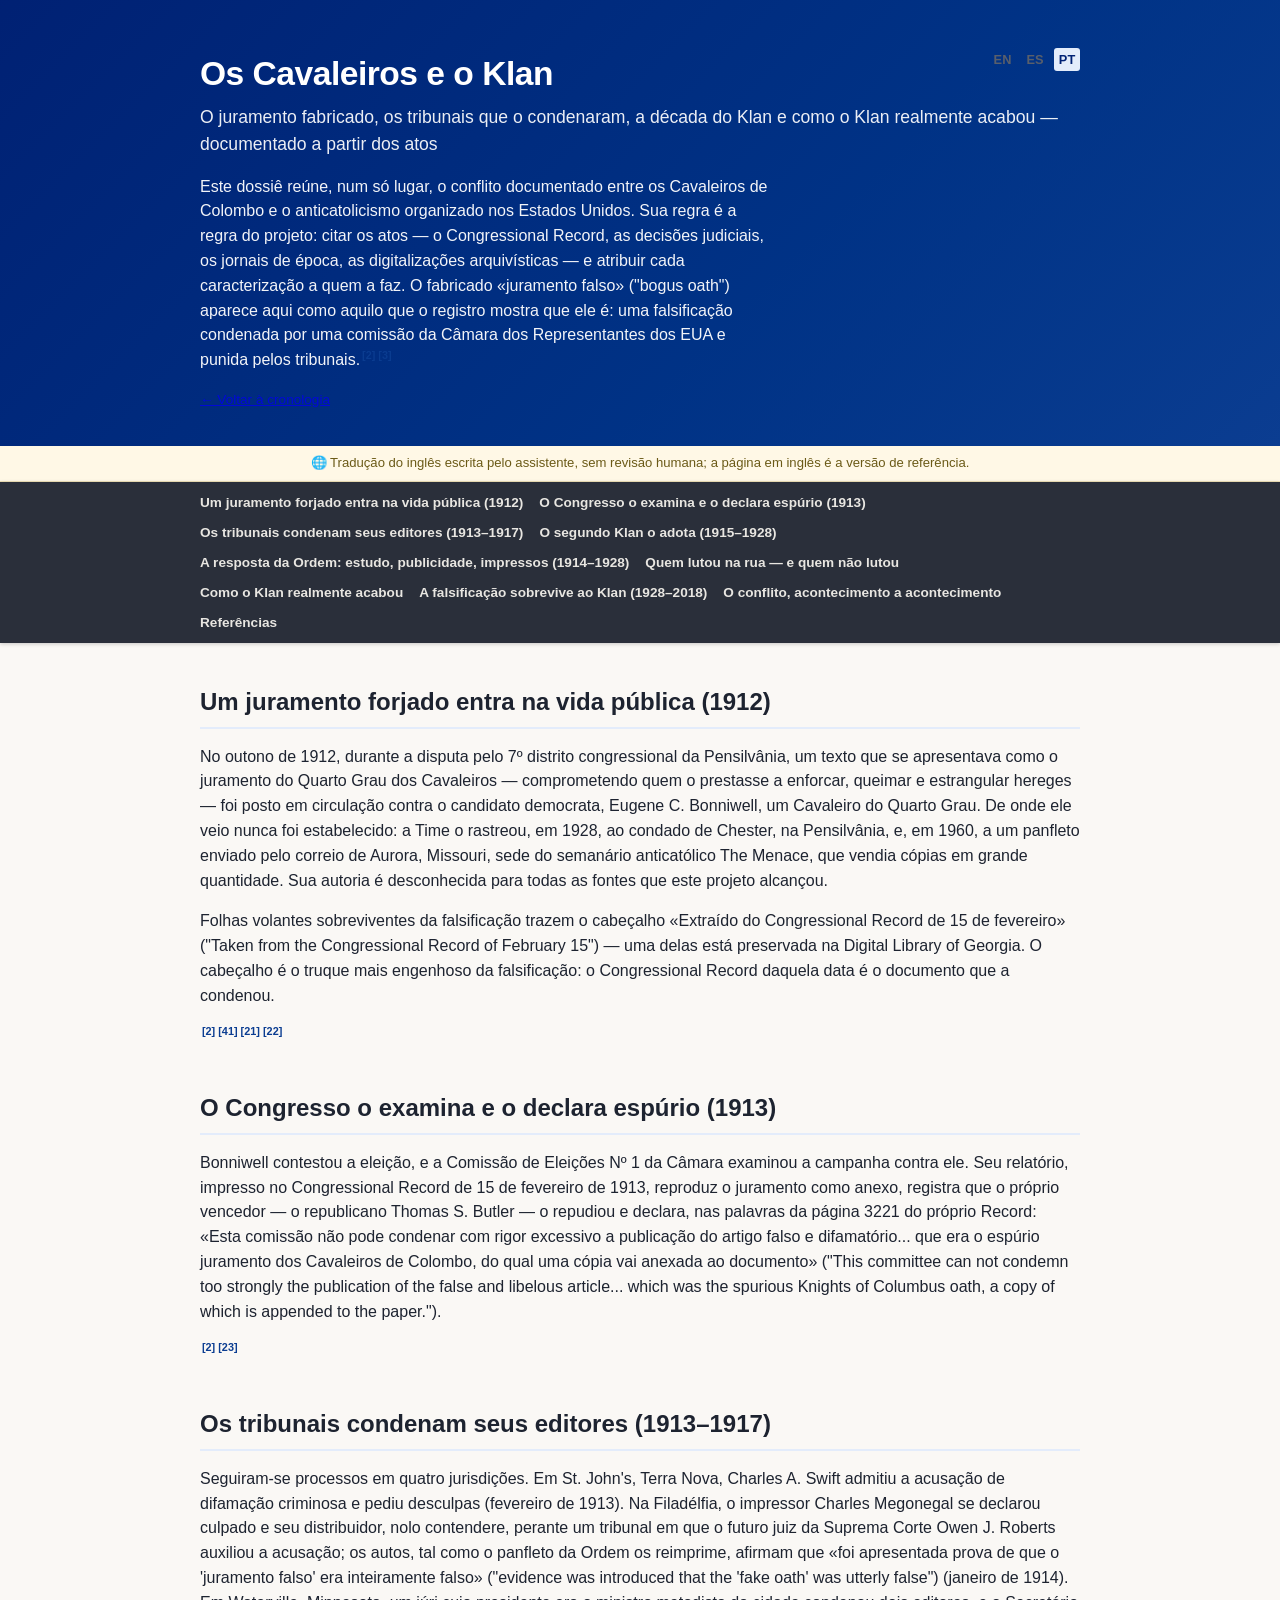
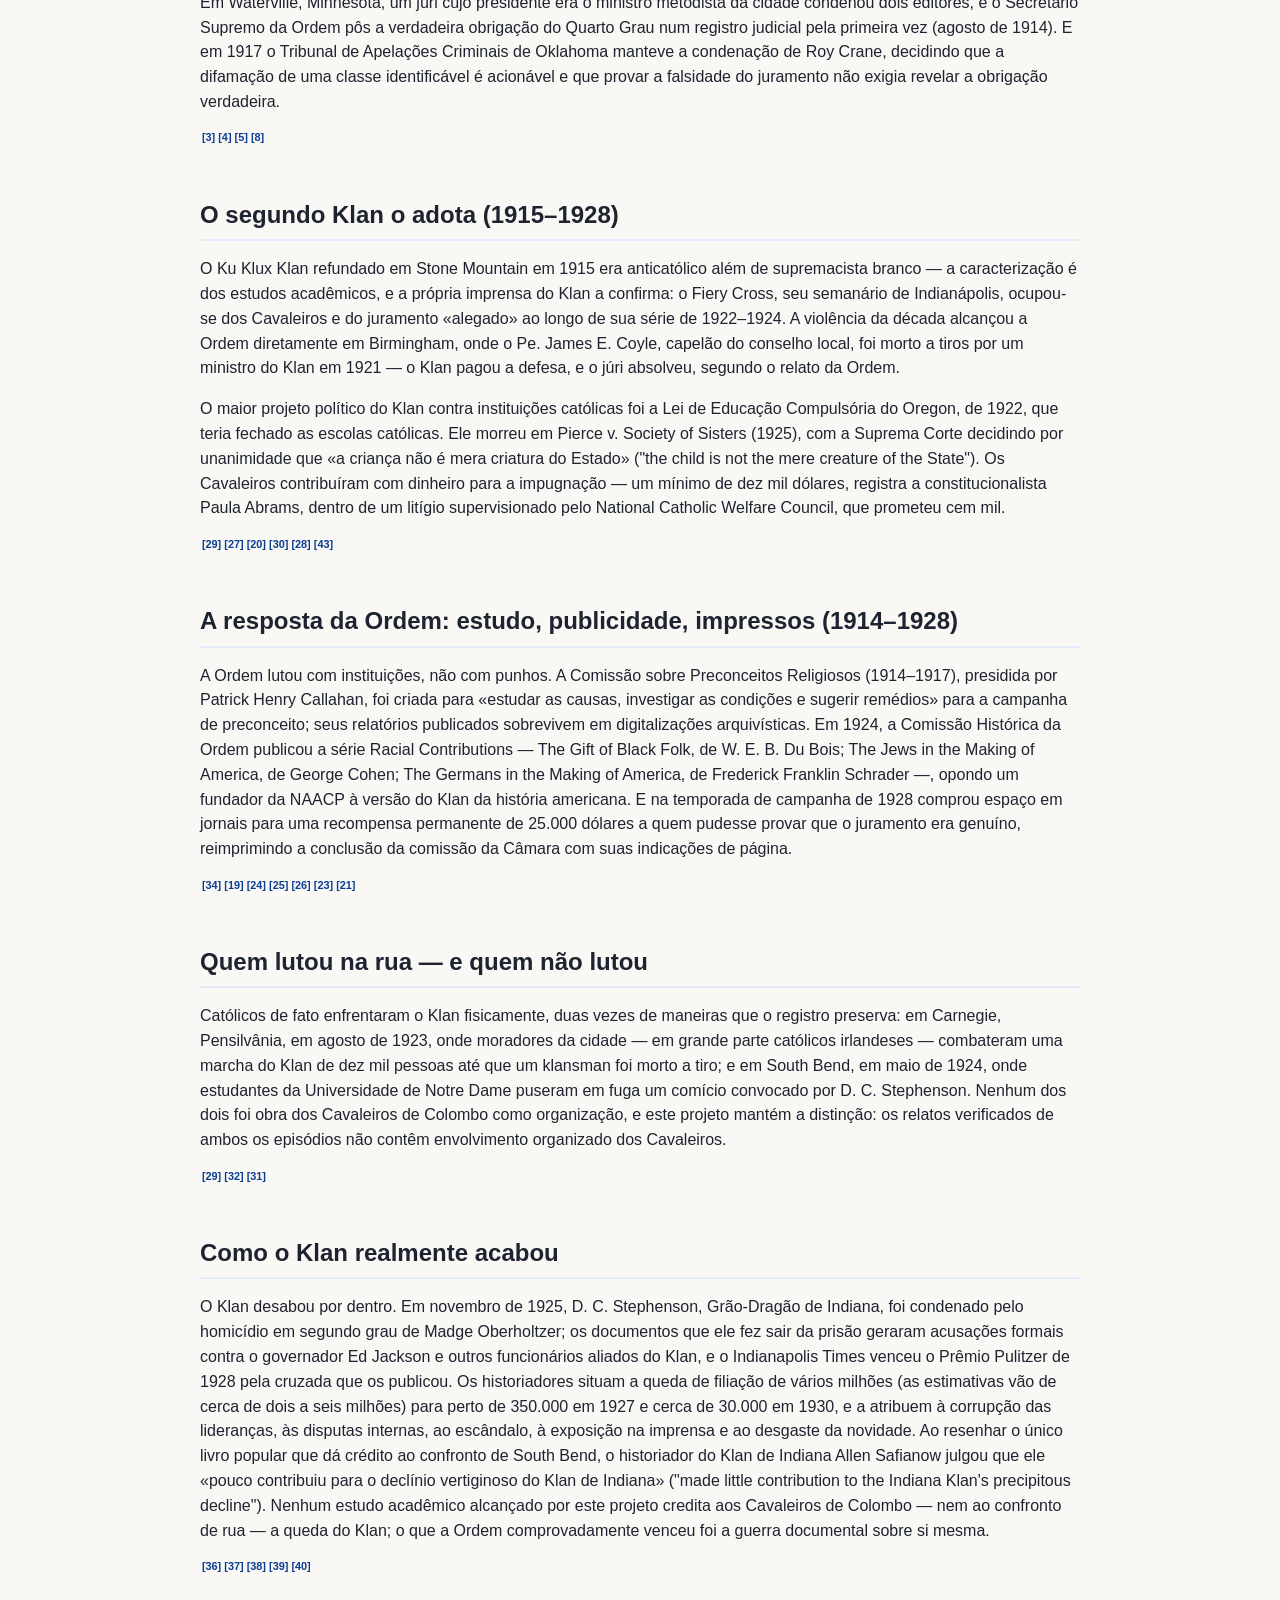
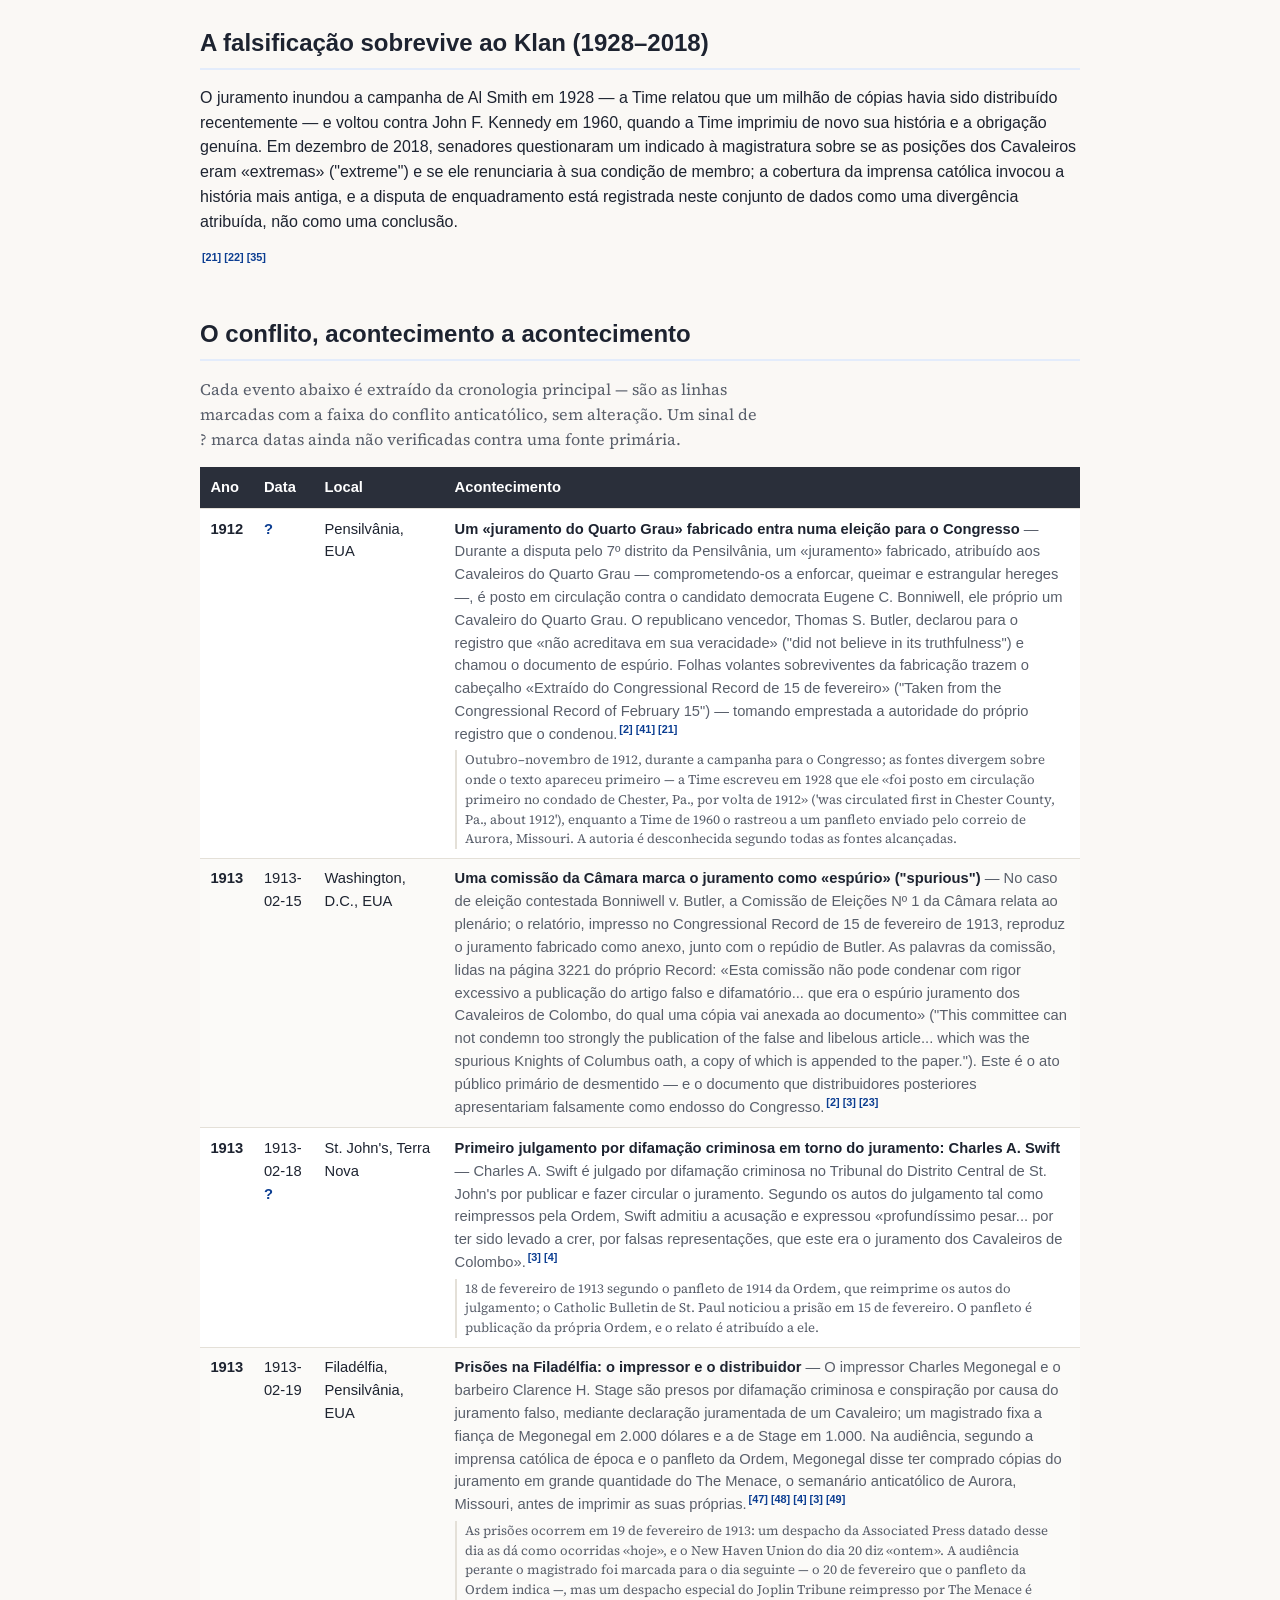
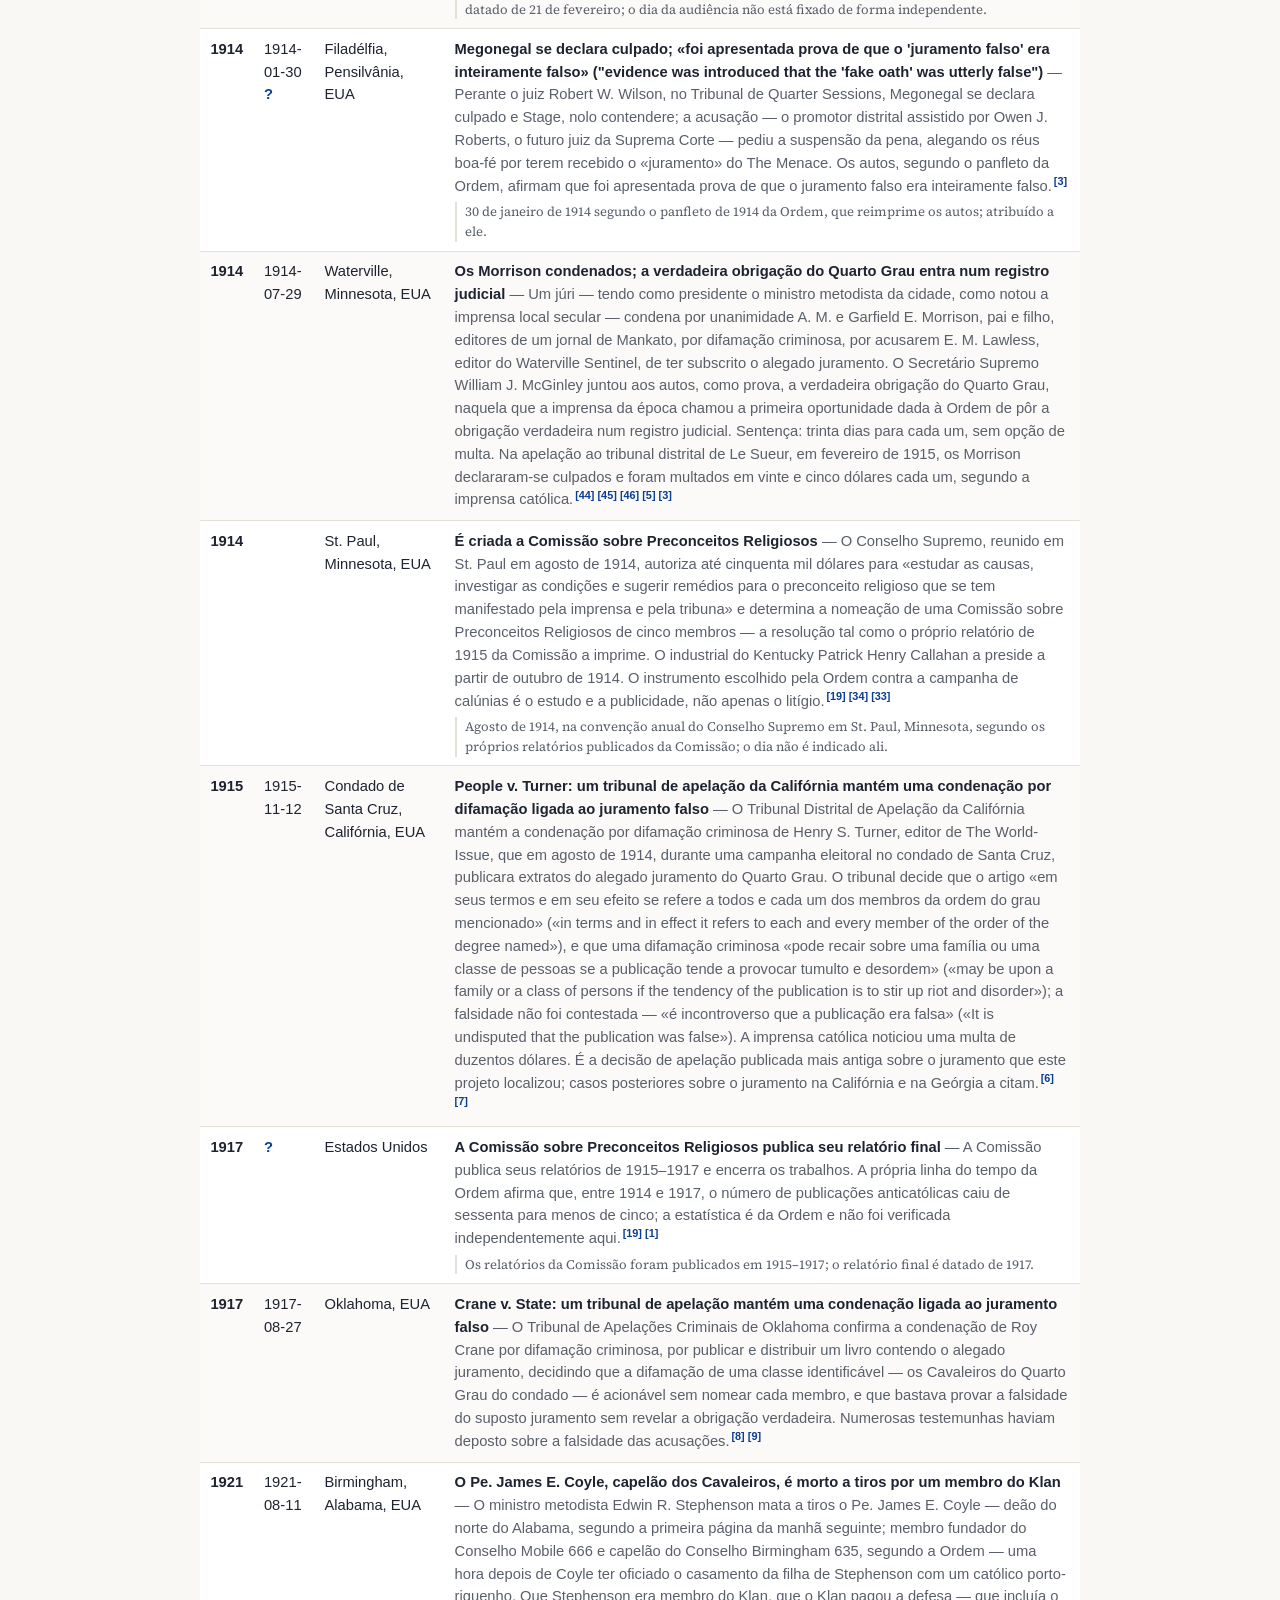
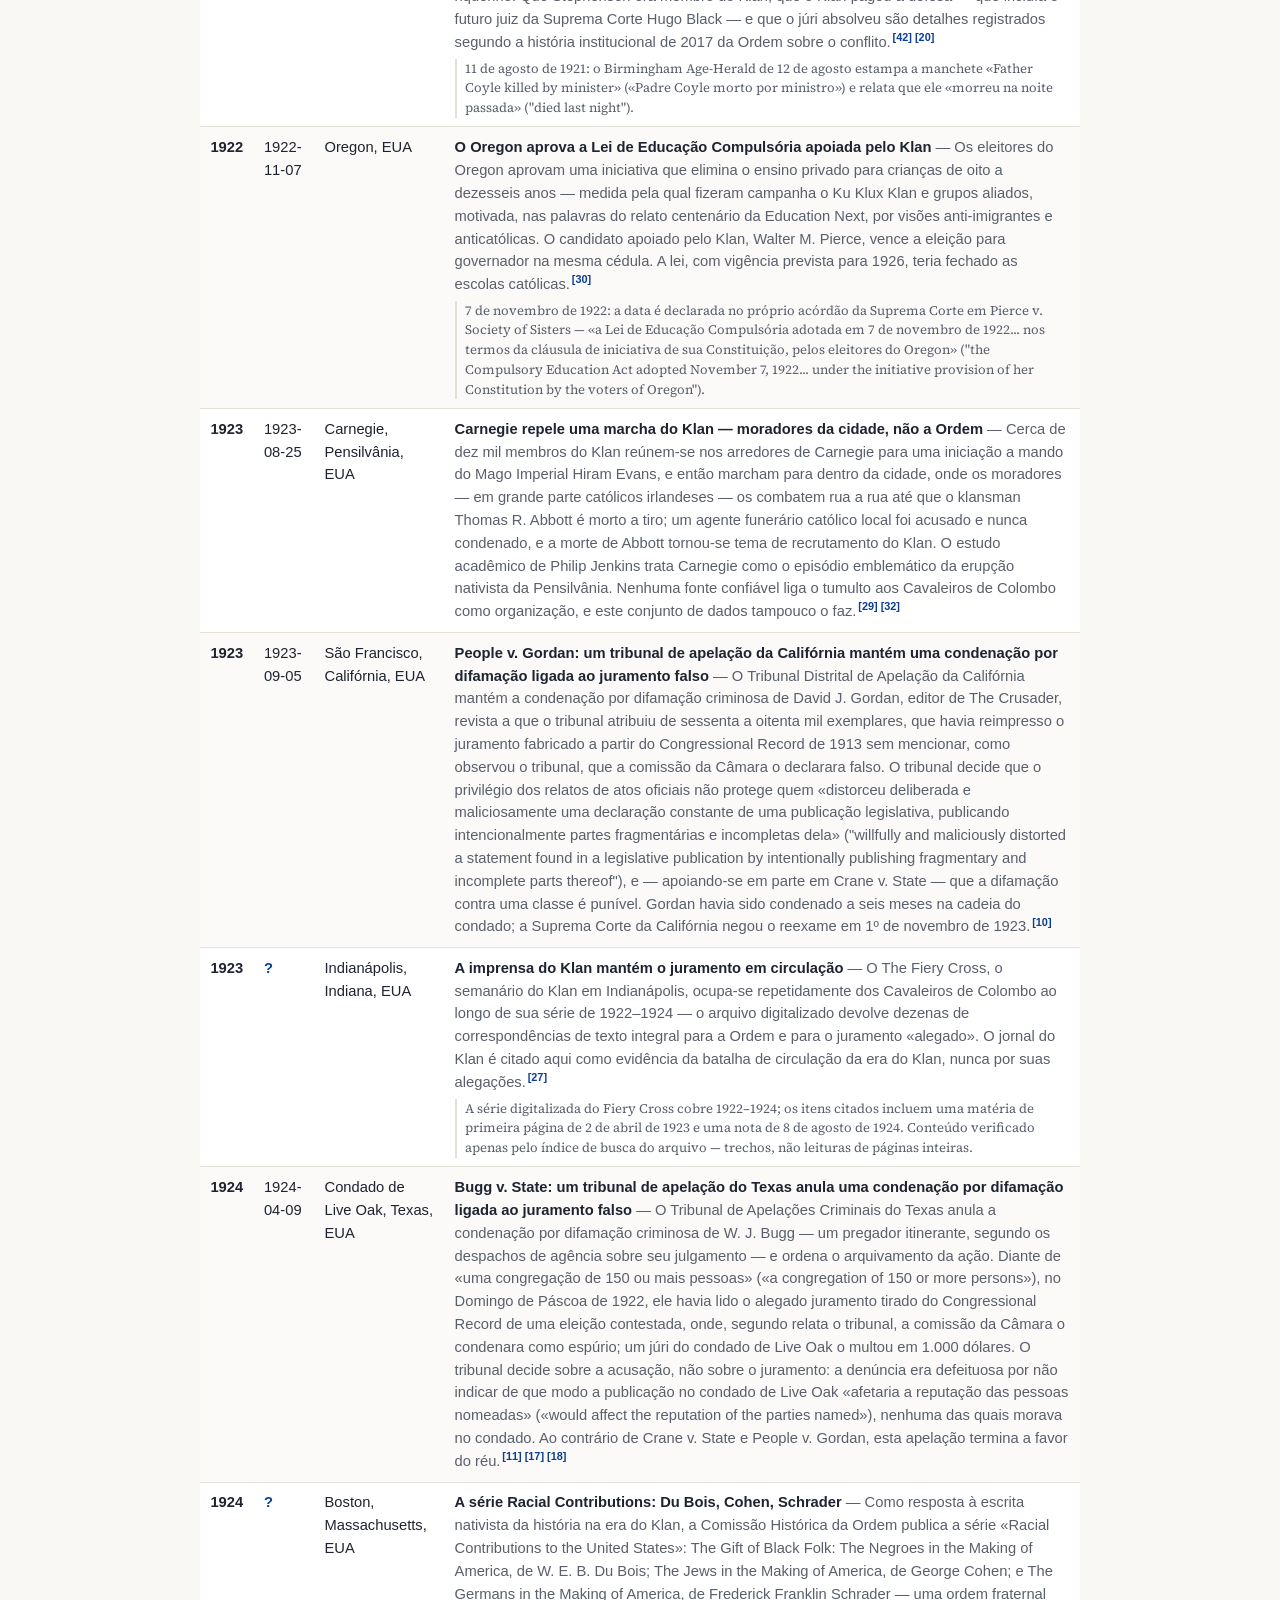
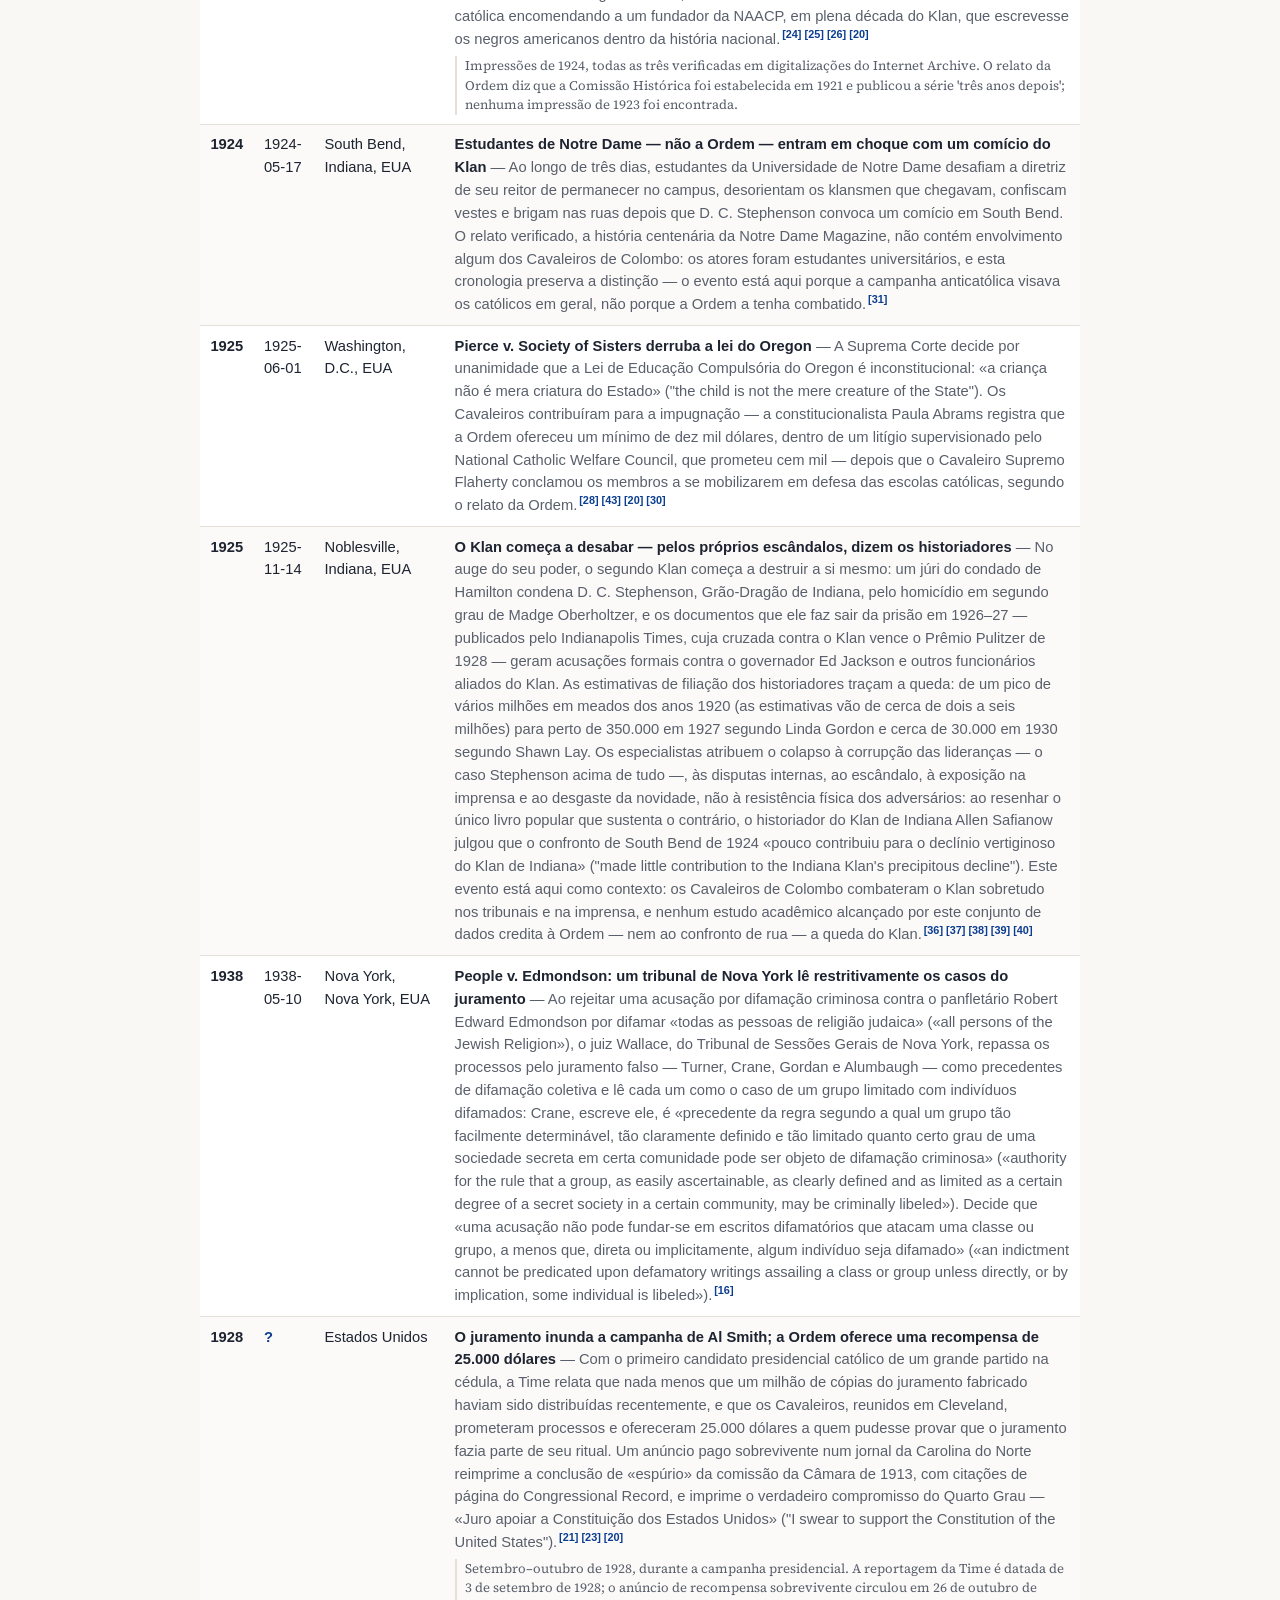
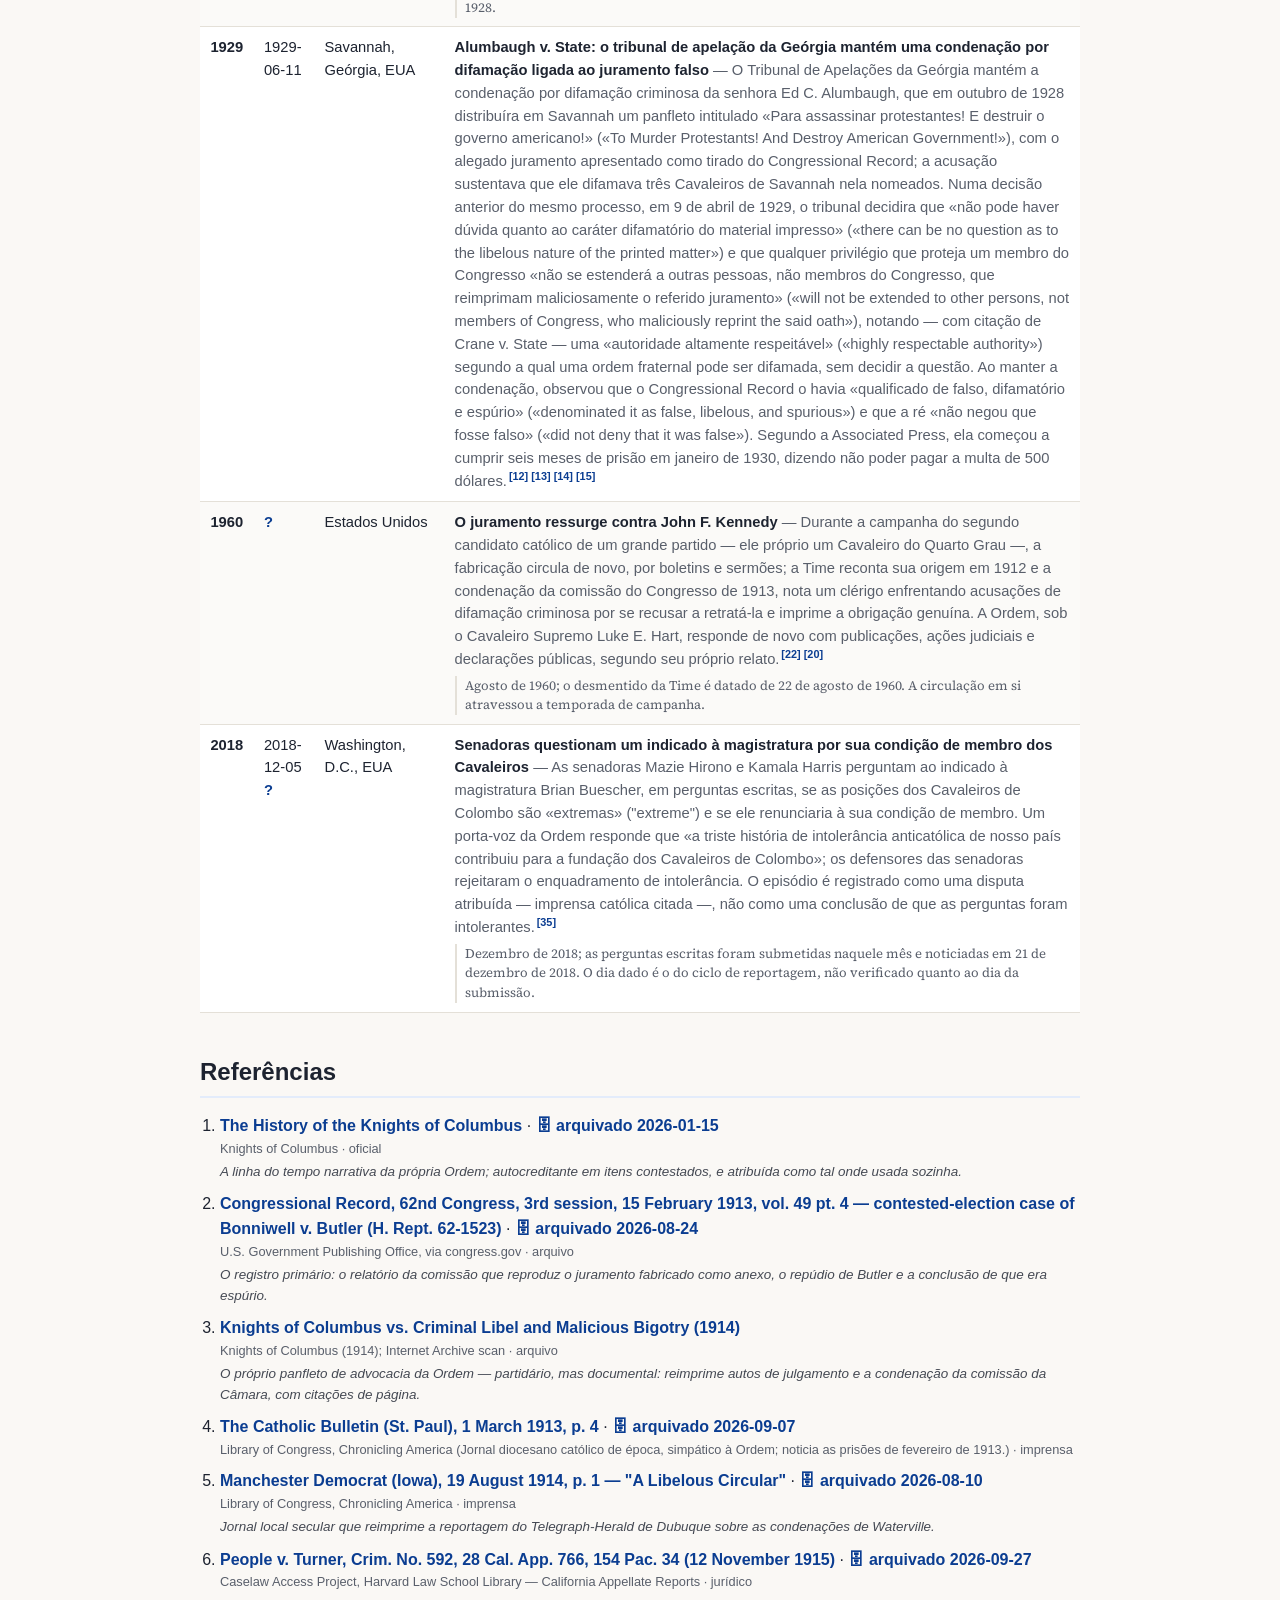
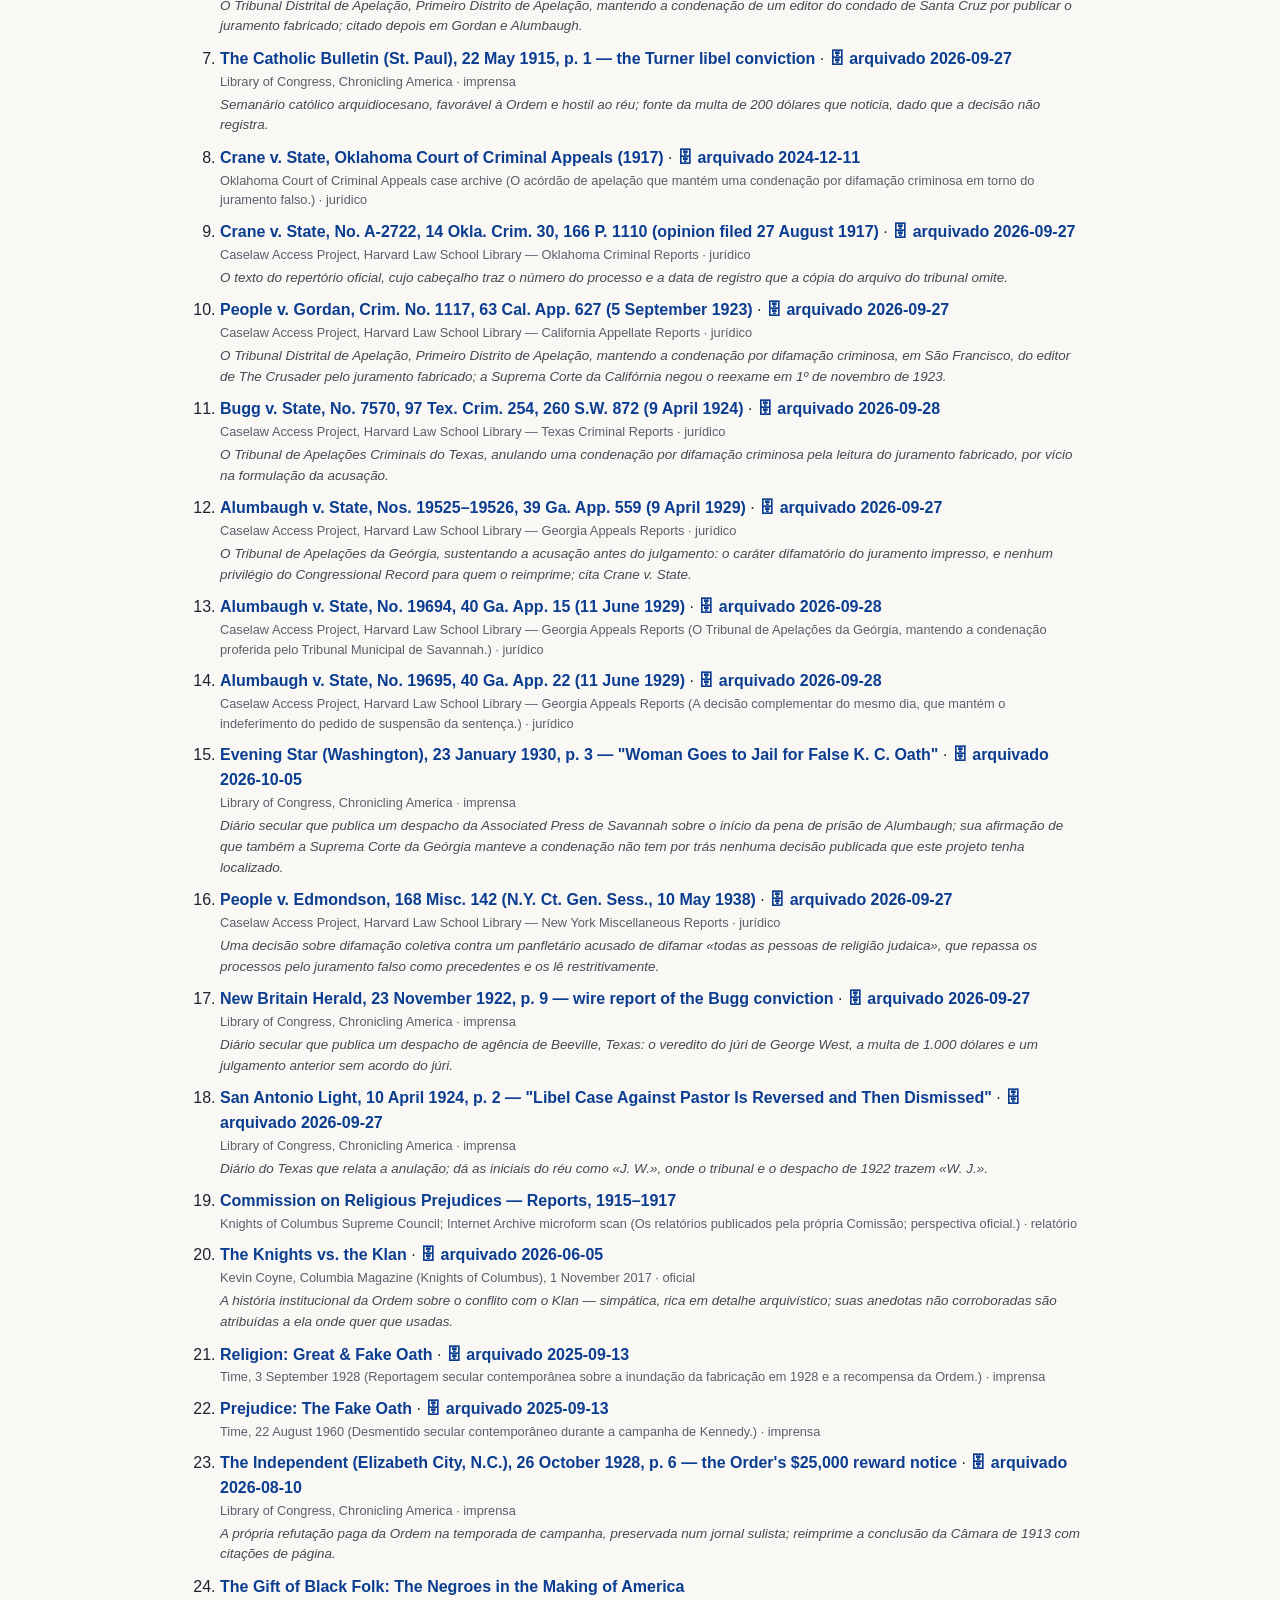
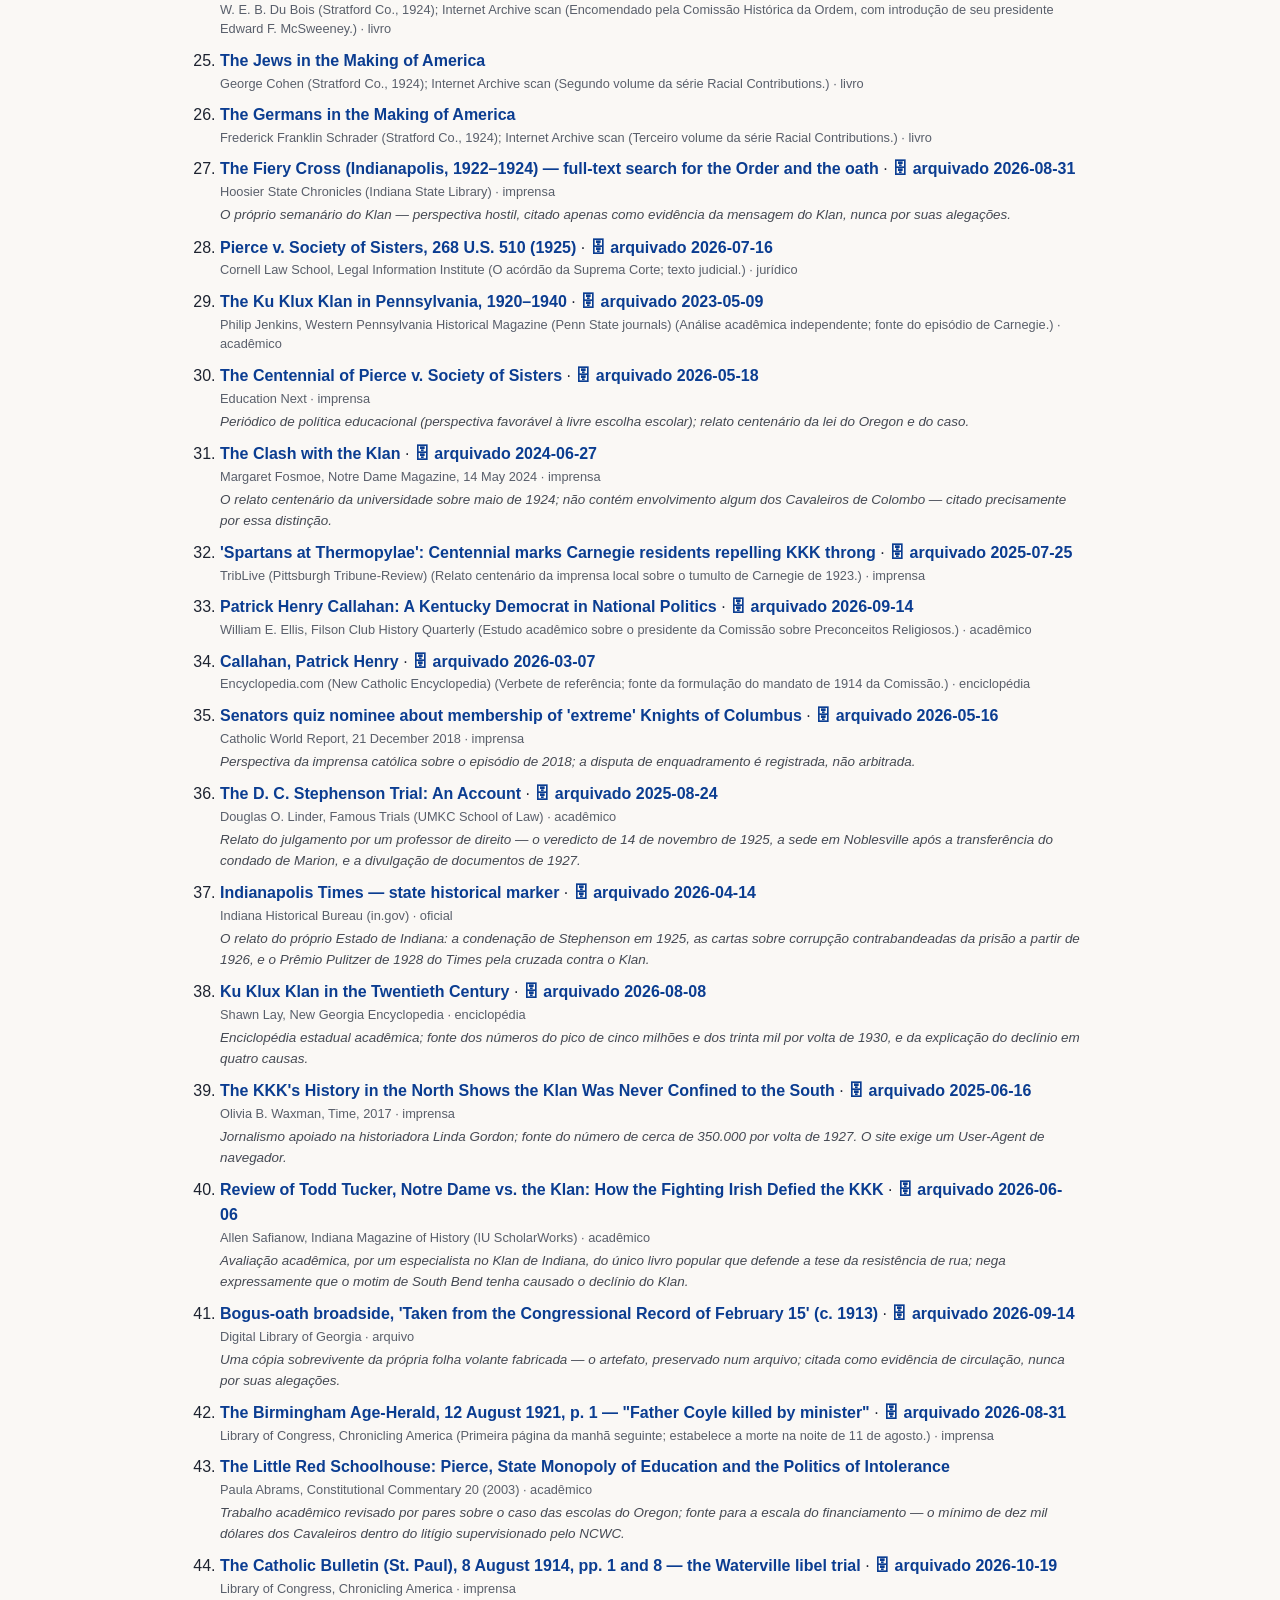
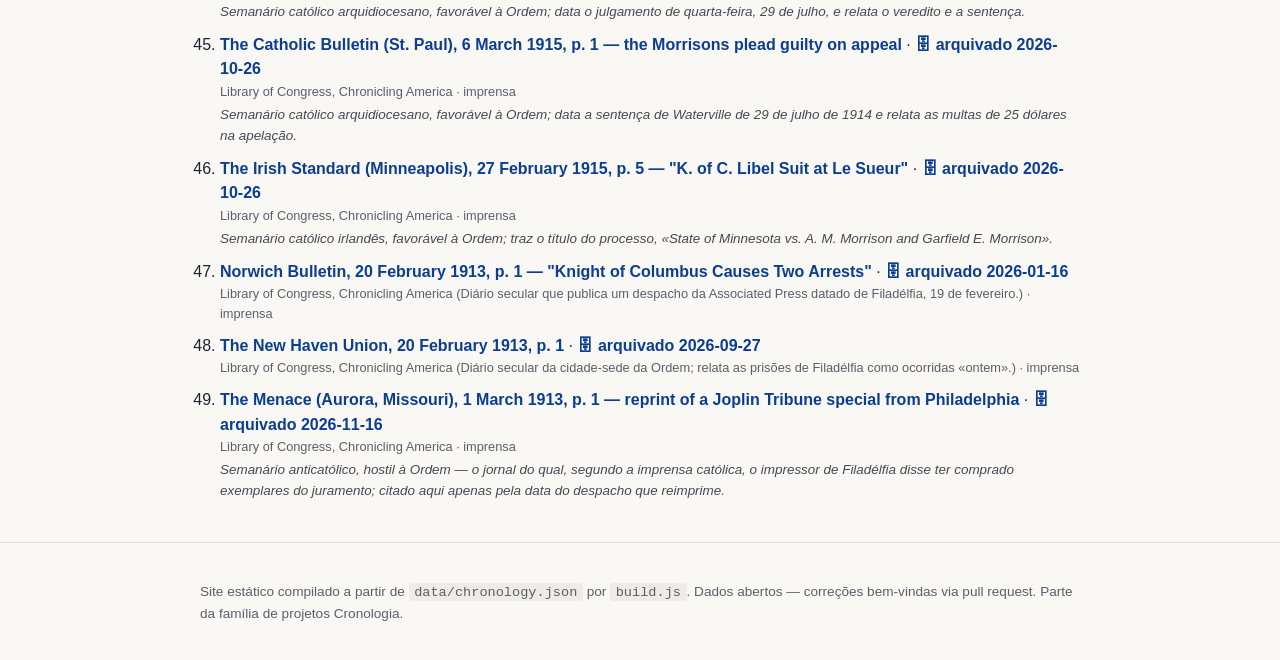
<file: docs/pt/kkk/index.html>
<!DOCTYPE html>
<html lang="pt">
<head>
  <meta charset="utf-8">
  <meta name="viewport" content="width=device-width, initial-scale=1">
  <title>Os Cavaleiros e o Klan — Cavaleiros de Colombo — Cronologia</title>
  <meta name="description" content="Uma página separada para o segundo foco deste projeto: a campanha de provas fabricadas contra os Cavaleiros de Colombo, os atos do Congresso e dos tribunais que a condenaram, a década do segundo Ku Klux Klan, as respostas da Ordem — e o relato dos historiadores sobre como o Klan realmente acabou.">
  <!-- Google tag (gtag.js) -->
  <script async src="https://www.googletagmanager.com/gtag/js?id=G-R9LV1QZHVE"></script>
  <script>
    window.dataLayer = window.dataLayer || [];
    function gtag(){dataLayer.push(arguments);}
    gtag('js', new Date());
    gtag('config', 'G-R9LV1QZHVE');
  </script>
  <link rel="stylesheet" href="../../styles.css">
  <link rel="canonical" href="https://cronologia.github.io/kofc/pt/kkk/">
  <link rel="alternate" hreflang="en" href="https://cronologia.github.io/kofc/en/kkk/">
  <link rel="alternate" hreflang="es" href="https://cronologia.github.io/kofc/es/kkk/">
  <link rel="alternate" hreflang="pt" href="https://cronologia.github.io/kofc/pt/kkk/">
  <link rel="alternate" hreflang="x-default" href="https://cronologia.github.io/kofc/">
  <meta property="og:type" content="website">
  <meta property="og:site_name" content="Os Cavaleiros e o Klan — Cavaleiros de Colombo — Cronologia">
  <meta property="og:locale" content="pt_BR">
  <meta property="og:title" content="Os Cavaleiros e o Klan — Cavaleiros de Colombo — Cronologia">
  <meta property="og:description" content="Este dossiê reúne, num só lugar, o conflito documentado entre os Cavaleiros de Colombo e o anticatolicismo organizado nos Estados Unidos. Sua regra é a regra do projeto: citar os atos — o Congressional Record, as decisões judiciais, os jornais de época, as digitalizações arquivísticas — e atribuir cada caracterização a quem a faz. O fabricado «juramento falso» (&quot;bogus oath&quot;) aparece aqui como aquilo que o registro mostra que ele é: uma falsificação condenada por uma comissão da Câmara dos Representantes dos EUA e punida pelos tribunais.">
  <meta property="og:url" content="https://cronologia.github.io/kofc/pt/kkk/">
  <meta name="twitter:card" content="summary">
  <meta name="twitter:title" content="Os Cavaleiros e o Klan — Cavaleiros de Colombo — Cronologia">
  <meta name="twitter:description" content="Este dossiê reúne, num só lugar, o conflito documentado entre os Cavaleiros de Colombo e o anticatolicismo organizado nos Estados Unidos. Sua regra é a regra do projeto: citar os atos — o Congressional Record, as decisões judiciais, os jornais de época, as digitalizações arquivísticas — e atribuir cada caracterização a quem a faz. O fabricado «juramento falso» (&quot;bogus oath&quot;) aparece aqui como aquilo que o registro mostra que ele é: uma falsificação condenada por uma comissão da Câmara dos Representantes dos EUA e punida pelos tribunais.">
  <script type="application/ld+json">
  {
    "@context": "https://schema.org",
    "@type": "WebSite",
    "name": "Os Cavaleiros e o Klan — Cavaleiros de Colombo — Cronologia",
    "description": "Este dossiê reúne, num só lugar, o conflito documentado entre os Cavaleiros de Colombo e o anticatolicismo organizado nos Estados Unidos. Sua regra é a regra do projeto: citar os atos — o Congressional Record, as decisões judiciais, os jornais de época, as digitalizações arquivísticas — e atribuir cada caracterização a quem a faz. O fabricado «juramento falso» (\"bogus oath\") aparece aqui como aquilo que o registro mostra que ele é: uma falsificação condenada por uma comissão da Câmara dos Representantes dos EUA e punida pelos tribunais.",
    "url": "https://cronologia.github.io/kofc/pt/kkk/",
    "inLanguage": "pt"
  }
  </script>
</head>
<body>
  <header class="site-header">
    <div class="wrap">
      <nav class="lang-switch" aria-label="Idioma"><a href="../../en/kkk/" hreflang="en">EN</a><a href="../../es/kkk/" hreflang="es">ES</a><span class="lang-current">PT</span></nav>
      <h1>Os Cavaleiros e o Klan</h1>
      <p class="subtitle">O juramento fabricado, os tribunais que o condenaram, a década do Klan e como o Klan realmente acabou — documentado a partir dos atos</p>
      <p class="lead">Este dossiê reúne, num só lugar, o conflito documentado entre os Cavaleiros de Colombo e o anticatolicismo organizado nos Estados Unidos. Sua regra é a regra do projeto: citar os atos — o Congressional Record, as decisões judiciais, os jornais de época, as digitalizações arquivísticas — e atribuir cada caracterização a quem a faz. O fabricado «juramento falso» (&quot;bogus oath&quot;) aparece aqui como aquilo que o registro mostra que ele é: uma falsificação condenada por uma comissão da Câmara dos Representantes dos EUA e punida pelos tribunais.<sup class="cite"><a href="#ref-2" title="Reference 2">[2]</a> <a href="#ref-3" title="Reference 3">[3]</a></sup></p>
      <p class="updated"><a href="../#conflict-dossier">← Voltar à cronologia</a></p>
    </div>
  </header>
  <div class="i18n-disclaimer" role="note">🌐 Tradução do inglês escrita pelo assistente, sem revisão humana; a página em inglês é a versão de referência.</div>

  <nav class="site-nav">
    <div class="wrap">
      <a href="#the-forgery">Um juramento forjado entra na vida pública (1912)</a>
      <a href="#congress">O Congresso o examina e o declara espúrio (1913)</a>
      <a href="#the-courts">Os tribunais condenam seus editores (1913–1917)</a>
      <a href="#the-klan-decade">O segundo Klan o adota (1915–1928)</a>
      <a href="#the-answer">A resposta da Ordem: estudo, publicidade, impressos (1914–1928)</a>
      <a href="#who-fought-in-the-street">Quem lutou na rua — e quem não lutou</a>
      <a href="#how-the-klan-ended">Como o Klan realmente acabou</a>
      <a href="#resurfacings">A falsificação sobrevive ao Klan (1928–2018)</a>
      <a href="#conflict-timeline">O conflito, acontecimento a acontecimento</a>
      <a href="#references">Referências</a>
    </div>
  </nav>

  <main class="wrap">
    <section id="the-forgery">
      <h2>Um juramento forjado entra na vida pública (1912)</h2>
      <p>No outono de 1912, durante a disputa pelo 7º distrito congressional da Pensilvânia, um texto que se apresentava como o juramento do Quarto Grau dos Cavaleiros — comprometendo quem o prestasse a enforcar, queimar e estrangular hereges — foi posto em circulação contra o candidato democrata, Eugene C. Bonniwell, um Cavaleiro do Quarto Grau. De onde ele veio nunca foi estabelecido: a Time o rastreou, em 1928, ao condado de Chester, na Pensilvânia, e, em 1960, a um panfleto enviado pelo correio de Aurora, Missouri, sede do semanário anticatólico The Menace, que vendia cópias em grande quantidade. Sua autoria é desconhecida para todas as fontes que este projeto alcançou.</p>
      <p>Folhas volantes sobreviventes da falsificação trazem o cabeçalho «Extraído do Congressional Record de 15 de fevereiro» (&quot;Taken from the Congressional Record of February 15&quot;) — uma delas está preservada na Digital Library of Georgia. O cabeçalho é o truque mais engenhoso da falsificação: o Congressional Record daquela data é o documento que a condenou.</p>
      <p class="section-cites"><sup class="cite"><a href="#ref-2" title="Reference 2">[2]</a> <a href="#ref-41" title="Reference 41">[41]</a> <a href="#ref-21" title="Reference 21">[21]</a> <a href="#ref-22" title="Reference 22">[22]</a></sup></p>
    </section>
    <section id="congress">
      <h2>O Congresso o examina e o declara espúrio (1913)</h2>
      <p>Bonniwell contestou a eleição, e a Comissão de Eleições Nº 1 da Câmara examinou a campanha contra ele. Seu relatório, impresso no Congressional Record de 15 de fevereiro de 1913, reproduz o juramento como anexo, registra que o próprio vencedor — o republicano Thomas S. Butler — o repudiou e declara, nas palavras da página 3221 do próprio Record: «Esta comissão não pode condenar com rigor excessivo a publicação do artigo falso e difamatório... que era o espúrio juramento dos Cavaleiros de Colombo, do qual uma cópia vai anexada ao documento» (&quot;This committee can not condemn too strongly the publication of the false and libelous article... which was the spurious Knights of Columbus oath, a copy of which is appended to the paper.&quot;).</p>
      <p class="section-cites"><sup class="cite"><a href="#ref-2" title="Reference 2">[2]</a> <a href="#ref-23" title="Reference 23">[23]</a></sup></p>
    </section>
    <section id="the-courts">
      <h2>Os tribunais condenam seus editores (1913–1917)</h2>
      <p>Seguiram-se processos em quatro jurisdições. Em St. John&#39;s, Terra Nova, Charles A. Swift admitiu a acusação de difamação criminosa e pediu desculpas (fevereiro de 1913). Na Filadélfia, o impressor Charles Megonegal se declarou culpado e seu distribuidor, nolo contendere, perante um tribunal em que o futuro juiz da Suprema Corte Owen J. Roberts auxiliou a acusação; os autos, tal como o panfleto da Ordem os reimprime, afirmam que «foi apresentada prova de que o &#39;juramento falso&#39; era inteiramente falso» (&quot;evidence was introduced that the &#39;fake oath&#39; was utterly false&quot;) (janeiro de 1914). Em Waterville, Minnesota, um júri cujo presidente era o ministro metodista da cidade condenou dois editores, e o Secretário Supremo da Ordem pôs a verdadeira obrigação do Quarto Grau num registro judicial pela primeira vez (agosto de 1914). E em 1917 o Tribunal de Apelações Criminais de Oklahoma manteve a condenação de Roy Crane, decidindo que a difamação de uma classe identificável é acionável e que provar a falsidade do juramento não exigia revelar a obrigação verdadeira.</p>
      <p class="section-cites"><sup class="cite"><a href="#ref-3" title="Reference 3">[3]</a> <a href="#ref-4" title="Reference 4">[4]</a> <a href="#ref-5" title="Reference 5">[5]</a> <a href="#ref-8" title="Reference 8">[8]</a></sup></p>
    </section>
    <section id="the-klan-decade">
      <h2>O segundo Klan o adota (1915–1928)</h2>
      <p>O Ku Klux Klan refundado em Stone Mountain em 1915 era anticatólico além de supremacista branco — a caracterização é dos estudos acadêmicos, e a própria imprensa do Klan a confirma: o Fiery Cross, seu semanário de Indianápolis, ocupou-se dos Cavaleiros e do juramento «alegado» ao longo de sua série de 1922–1924. A violência da década alcançou a Ordem diretamente em Birmingham, onde o Pe. James E. Coyle, capelão do conselho local, foi morto a tiros por um ministro do Klan em 1921 — o Klan pagou a defesa, e o júri absolveu, segundo o relato da Ordem.</p>
      <p>O maior projeto político do Klan contra instituições católicas foi a Lei de Educação Compulsória do Oregon, de 1922, que teria fechado as escolas católicas. Ele morreu em Pierce v. Society of Sisters (1925), com a Suprema Corte decidindo por unanimidade que «a criança não é mera criatura do Estado» (&quot;the child is not the mere creature of the State&quot;). Os Cavaleiros contribuíram com dinheiro para a impugnação — um mínimo de dez mil dólares, registra a constitucionalista Paula Abrams, dentro de um litígio supervisionado pelo National Catholic Welfare Council, que prometeu cem mil.</p>
      <p class="section-cites"><sup class="cite"><a href="#ref-29" title="Reference 29">[29]</a> <a href="#ref-27" title="Reference 27">[27]</a> <a href="#ref-20" title="Reference 20">[20]</a> <a href="#ref-30" title="Reference 30">[30]</a> <a href="#ref-28" title="Reference 28">[28]</a> <a href="#ref-43" title="Reference 43">[43]</a></sup></p>
    </section>
    <section id="the-answer">
      <h2>A resposta da Ordem: estudo, publicidade, impressos (1914–1928)</h2>
      <p>A Ordem lutou com instituições, não com punhos. A Comissão sobre Preconceitos Religiosos (1914–1917), presidida por Patrick Henry Callahan, foi criada para «estudar as causas, investigar as condições e sugerir remédios» para a campanha de preconceito; seus relatórios publicados sobrevivem em digitalizações arquivísticas. Em 1924, a Comissão Histórica da Ordem publicou a série Racial Contributions — The Gift of Black Folk, de W. E. B. Du Bois; The Jews in the Making of America, de George Cohen; The Germans in the Making of America, de Frederick Franklin Schrader —, opondo um fundador da NAACP à versão do Klan da história americana. E na temporada de campanha de 1928 comprou espaço em jornais para uma recompensa permanente de 25.000 dólares a quem pudesse provar que o juramento era genuíno, reimprimindo a conclusão da comissão da Câmara com suas indicações de página.</p>
      <p class="section-cites"><sup class="cite"><a href="#ref-34" title="Reference 34">[34]</a> <a href="#ref-19" title="Reference 19">[19]</a> <a href="#ref-24" title="Reference 24">[24]</a> <a href="#ref-25" title="Reference 25">[25]</a> <a href="#ref-26" title="Reference 26">[26]</a> <a href="#ref-23" title="Reference 23">[23]</a> <a href="#ref-21" title="Reference 21">[21]</a></sup></p>
    </section>
    <section id="who-fought-in-the-street">
      <h2>Quem lutou na rua — e quem não lutou</h2>
      <p>Católicos de fato enfrentaram o Klan fisicamente, duas vezes de maneiras que o registro preserva: em Carnegie, Pensilvânia, em agosto de 1923, onde moradores da cidade — em grande parte católicos irlandeses — combateram uma marcha do Klan de dez mil pessoas até que um klansman foi morto a tiro; e em South Bend, em maio de 1924, onde estudantes da Universidade de Notre Dame puseram em fuga um comício convocado por D. C. Stephenson. Nenhum dos dois foi obra dos Cavaleiros de Colombo como organização, e este projeto mantém a distinção: os relatos verificados de ambos os episódios não contêm envolvimento organizado dos Cavaleiros.</p>
      <p class="section-cites"><sup class="cite"><a href="#ref-29" title="Reference 29">[29]</a> <a href="#ref-32" title="Reference 32">[32]</a> <a href="#ref-31" title="Reference 31">[31]</a></sup></p>
    </section>
    <section id="how-the-klan-ended">
      <h2>Como o Klan realmente acabou</h2>
      <p>O Klan desabou por dentro. Em novembro de 1925, D. C. Stephenson, Grão-Dragão de Indiana, foi condenado pelo homicídio em segundo grau de Madge Oberholtzer; os documentos que ele fez sair da prisão geraram acusações formais contra o governador Ed Jackson e outros funcionários aliados do Klan, e o Indianapolis Times venceu o Prêmio Pulitzer de 1928 pela cruzada que os publicou. Os historiadores situam a queda de filiação de vários milhões (as estimativas vão de cerca de dois a seis milhões) para perto de 350.000 em 1927 e cerca de 30.000 em 1930, e a atribuem à corrupção das lideranças, às disputas internas, ao escândalo, à exposição na imprensa e ao desgaste da novidade. Ao resenhar o único livro popular que dá crédito ao confronto de South Bend, o historiador do Klan de Indiana Allen Safianow julgou que ele «pouco contribuiu para o declínio vertiginoso do Klan de Indiana» (&quot;made little contribution to the Indiana Klan&#39;s precipitous decline&quot;). Nenhum estudo acadêmico alcançado por este projeto credita aos Cavaleiros de Colombo — nem ao confronto de rua — a queda do Klan; o que a Ordem comprovadamente venceu foi a guerra documental sobre si mesma.</p>
      <p class="section-cites"><sup class="cite"><a href="#ref-36" title="Reference 36">[36]</a> <a href="#ref-37" title="Reference 37">[37]</a> <a href="#ref-38" title="Reference 38">[38]</a> <a href="#ref-39" title="Reference 39">[39]</a> <a href="#ref-40" title="Reference 40">[40]</a></sup></p>
    </section>
    <section id="resurfacings">
      <h2>A falsificação sobrevive ao Klan (1928–2018)</h2>
      <p>O juramento inundou a campanha de Al Smith em 1928 — a Time relatou que um milhão de cópias havia sido distribuído recentemente — e voltou contra John F. Kennedy em 1960, quando a Time imprimiu de novo sua história e a obrigação genuína. Em dezembro de 2018, senadores questionaram um indicado à magistratura sobre se as posições dos Cavaleiros eram «extremas» (&quot;extreme&quot;) e se ele renunciaria à sua condição de membro; a cobertura da imprensa católica invocou a história mais antiga, e a disputa de enquadramento está registrada neste conjunto de dados como uma divergência atribuída, não como uma conclusão.</p>
      <p class="section-cites"><sup class="cite"><a href="#ref-21" title="Reference 21">[21]</a> <a href="#ref-22" title="Reference 22">[22]</a> <a href="#ref-35" title="Reference 35">[35]</a></sup></p>
    </section>
    <section id="conflict-timeline">
      <h2>O conflito, acontecimento a acontecimento</h2>
      <p class="section-intro">Cada evento abaixo é extraído da cronologia principal — são as linhas marcadas com a faixa do conflito anticatólico, sem alteração. Um sinal de ? marca datas ainda não verificadas contra uma fonte primária.</p>
      <div class="table-scroll">
      <table class="meetings">
        <thead><tr><th>Ano</th><th>Data</th><th>Local</th><th>Acontecimento</th></tr></thead>
        <tbody>
        <tr>
          <td class="year">1912</td>
          <td> <span class="flag" title="Data ainda não verificada com uma fonte primária">?</span></td>
          <td>Pensilvânia, EUA</td>
          <td><strong>Um «juramento do Quarto Grau» fabricado entra numa eleição para o Congresso</strong> <span class="muted">— Durante a disputa pelo 7º distrito da Pensilvânia, um «juramento» fabricado, atribuído aos Cavaleiros do Quarto Grau — comprometendo-os a enforcar, queimar e estrangular hereges —, é posto em circulação contra o candidato democrata Eugene C. Bonniwell, ele próprio um Cavaleiro do Quarto Grau. O republicano vencedor, Thomas S. Butler, declarou para o registro que «não acreditava em sua veracidade» (&quot;did not believe in its truthfulness&quot;) e chamou o documento de espúrio. Folhas volantes sobreviventes da fabricação trazem o cabeçalho «Extraído do Congressional Record de 15 de fevereiro» (&quot;Taken from the Congressional Record of February 15&quot;) — tomando emprestada a autoridade do próprio registro que o condenou.</span><sup class="cite"><a href="#ref-2" title="Reference 2">[2]</a> <a href="#ref-41" title="Reference 41">[41]</a> <a href="#ref-21" title="Reference 21">[21]</a></sup><span class="date-note">Outubro–novembro de 1912, durante a campanha para o Congresso; as fontes divergem sobre onde o texto apareceu primeiro — a Time escreveu em 1928 que ele «foi posto em circulação primeiro no condado de Chester, Pa., por volta de 1912» (&#39;was circulated first in Chester County, Pa., about 1912&#39;), enquanto a Time de 1960 o rastreou a um panfleto enviado pelo correio de Aurora, Missouri. A autoria é desconhecida segundo todas as fontes alcançadas.</span></td>
        </tr>
        <tr>
          <td class="year">1913</td>
          <td>1913-02-15</td>
          <td>Washington, D.C., EUA</td>
          <td><strong>Uma comissão da Câmara marca o juramento como «espúrio» (&quot;spurious&quot;)</strong> <span class="muted">— No caso de eleição contestada Bonniwell v. Butler, a Comissão de Eleições Nº 1 da Câmara relata ao plenário; o relatório, impresso no Congressional Record de 15 de fevereiro de 1913, reproduz o juramento fabricado como anexo, junto com o repúdio de Butler. As palavras da comissão, lidas na página 3221 do próprio Record: «Esta comissão não pode condenar com rigor excessivo a publicação do artigo falso e difamatório... que era o espúrio juramento dos Cavaleiros de Colombo, do qual uma cópia vai anexada ao documento» (&quot;This committee can not condemn too strongly the publication of the false and libelous article... which was the spurious Knights of Columbus oath, a copy of which is appended to the paper.&quot;). Este é o ato público primário de desmentido — e o documento que distribuidores posteriores apresentariam falsamente como endosso do Congresso.</span><sup class="cite"><a href="#ref-2" title="Reference 2">[2]</a> <a href="#ref-3" title="Reference 3">[3]</a> <a href="#ref-23" title="Reference 23">[23]</a></sup></td>
        </tr>
        <tr>
          <td class="year">1913</td>
          <td>1913-02-18 <span class="flag" title="Data ainda não verificada com uma fonte primária">?</span></td>
          <td>St. John&#39;s, Terra Nova</td>
          <td><strong>Primeiro julgamento por difamação criminosa em torno do juramento: Charles A. Swift</strong> <span class="muted">— Charles A. Swift é julgado por difamação criminosa no Tribunal do Distrito Central de St. John&#39;s por publicar e fazer circular o juramento. Segundo os autos do julgamento tal como reimpressos pela Ordem, Swift admitiu a acusação e expressou «profundíssimo pesar... por ter sido levado a crer, por falsas representações, que este era o juramento dos Cavaleiros de Colombo».</span><sup class="cite"><a href="#ref-3" title="Reference 3">[3]</a> <a href="#ref-4" title="Reference 4">[4]</a></sup><span class="date-note">18 de fevereiro de 1913 segundo o panfleto de 1914 da Ordem, que reimprime os autos do julgamento; o Catholic Bulletin de St. Paul noticiou a prisão em 15 de fevereiro. O panfleto é publicação da própria Ordem, e o relato é atribuído a ele.</span></td>
        </tr>
        <tr>
          <td class="year">1913</td>
          <td>1913-02-19</td>
          <td>Filadélfia, Pensilvânia, EUA</td>
          <td><strong>Prisões na Filadélfia: o impressor e o distribuidor</strong> <span class="muted">— O impressor Charles Megonegal e o barbeiro Clarence H. Stage são presos por difamação criminosa e conspiração por causa do juramento falso, mediante declaração juramentada de um Cavaleiro; um magistrado fixa a fiança de Megonegal em 2.000 dólares e a de Stage em 1.000. Na audiência, segundo a imprensa católica de época e o panfleto da Ordem, Megonegal disse ter comprado cópias do juramento em grande quantidade do The Menace, o semanário anticatólico de Aurora, Missouri, antes de imprimir as suas próprias.</span><sup class="cite"><a href="#ref-47" title="Reference 47">[47]</a> <a href="#ref-48" title="Reference 48">[48]</a> <a href="#ref-4" title="Reference 4">[4]</a> <a href="#ref-3" title="Reference 3">[3]</a> <a href="#ref-49" title="Reference 49">[49]</a></sup><span class="date-note">As prisões ocorrem em 19 de fevereiro de 1913: um despacho da Associated Press datado desse dia as dá como ocorridas «hoje», e o New Haven Union do dia 20 diz «ontem». A audiência perante o magistrado foi marcada para o dia seguinte — o 20 de fevereiro que o panfleto da Ordem indica —, mas um despacho especial do Joplin Tribune reimpresso por The Menace é datado de 21 de fevereiro; o dia da audiência não está fixado de forma independente.</span></td>
        </tr>
        <tr>
          <td class="year">1914</td>
          <td>1914-01-30 <span class="flag" title="Data ainda não verificada com uma fonte primária">?</span></td>
          <td>Filadélfia, Pensilvânia, EUA</td>
          <td><strong>Megonegal se declara culpado; «foi apresentada prova de que o &#39;juramento falso&#39; era inteiramente falso» (&quot;evidence was introduced that the &#39;fake oath&#39; was utterly false&quot;)</strong> <span class="muted">— Perante o juiz Robert W. Wilson, no Tribunal de Quarter Sessions, Megonegal se declara culpado e Stage, nolo contendere; a acusação — o promotor distrital assistido por Owen J. Roberts, o futuro juiz da Suprema Corte — pediu a suspensão da pena, alegando os réus boa-fé por terem recebido o «juramento» do The Menace. Os autos, segundo o panfleto da Ordem, afirmam que foi apresentada prova de que o juramento falso era inteiramente falso.</span><sup class="cite"><a href="#ref-3" title="Reference 3">[3]</a></sup><span class="date-note">30 de janeiro de 1914 segundo o panfleto de 1914 da Ordem, que reimprime os autos; atribuído a ele.</span></td>
        </tr>
        <tr>
          <td class="year">1914</td>
          <td>1914-07-29</td>
          <td>Waterville, Minnesota, EUA</td>
          <td><strong>Os Morrison condenados; a verdadeira obrigação do Quarto Grau entra num registro judicial</strong> <span class="muted">— Um júri — tendo como presidente o ministro metodista da cidade, como notou a imprensa local secular — condena por unanimidade A. M. e Garfield E. Morrison, pai e filho, editores de um jornal de Mankato, por difamação criminosa, por acusarem E. M. Lawless, editor do Waterville Sentinel, de ter subscrito o alegado juramento. O Secretário Supremo William J. McGinley juntou aos autos, como prova, a verdadeira obrigação do Quarto Grau, naquela que a imprensa da época chamou a primeira oportunidade dada à Ordem de pôr a obrigação verdadeira num registro judicial. Sentença: trinta dias para cada um, sem opção de multa. Na apelação ao tribunal distrital de Le Sueur, em fevereiro de 1915, os Morrison declararam-se culpados e foram multados em vinte e cinco dólares cada um, segundo a imprensa católica.</span><sup class="cite"><a href="#ref-44" title="Reference 44">[44]</a> <a href="#ref-45" title="Reference 45">[45]</a> <a href="#ref-46" title="Reference 46">[46]</a> <a href="#ref-5" title="Reference 5">[5]</a> <a href="#ref-3" title="Reference 3">[3]</a></sup></td>
        </tr>
        <tr>
          <td class="year">1914</td>
          <td></td>
          <td>St. Paul, Minnesota, EUA</td>
          <td><strong>É criada a Comissão sobre Preconceitos Religiosos</strong> <span class="muted">— O Conselho Supremo, reunido em St. Paul em agosto de 1914, autoriza até cinquenta mil dólares para «estudar as causas, investigar as condições e sugerir remédios para o preconceito religioso que se tem manifestado pela imprensa e pela tribuna» e determina a nomeação de uma Comissão sobre Preconceitos Religiosos de cinco membros — a resolução tal como o próprio relatório de 1915 da Comissão a imprime. O industrial do Kentucky Patrick Henry Callahan a preside a partir de outubro de 1914. O instrumento escolhido pela Ordem contra a campanha de calúnias é o estudo e a publicidade, não apenas o litígio.</span><sup class="cite"><a href="#ref-19" title="Reference 19">[19]</a> <a href="#ref-34" title="Reference 34">[34]</a> <a href="#ref-33" title="Reference 33">[33]</a></sup><span class="date-note">Agosto de 1914, na convenção anual do Conselho Supremo em St. Paul, Minnesota, segundo os próprios relatórios publicados da Comissão; o dia não é indicado ali.</span></td>
        </tr>
        <tr>
          <td class="year">1915</td>
          <td>1915-11-12</td>
          <td>Condado de Santa Cruz, Califórnia, EUA</td>
          <td><strong>People v. Turner: um tribunal de apelação da Califórnia mantém uma condenação por difamação ligada ao juramento falso</strong> <span class="muted">— O Tribunal Distrital de Apelação da Califórnia mantém a condenação por difamação criminosa de Henry S. Turner, editor de The World-Issue, que em agosto de 1914, durante uma campanha eleitoral no condado de Santa Cruz, publicara extratos do alegado juramento do Quarto Grau. O tribunal decide que o artigo «em seus termos e em seu efeito se refere a todos e cada um dos membros da ordem do grau mencionado» («in terms and in effect it refers to each and every member of the order of the degree named»), e que uma difamação criminosa «pode recair sobre uma família ou uma classe de pessoas se a publicação tende a provocar tumulto e desordem» («may be upon a family or a class of persons if the tendency of the publication is to stir up riot and disorder»); a falsidade não foi contestada — «é incontroverso que a publicação era falsa» («It is undisputed that the publication was false»). A imprensa católica noticiou uma multa de duzentos dólares. É a decisão de apelação publicada mais antiga sobre o juramento que este projeto localizou; casos posteriores sobre o juramento na Califórnia e na Geórgia a citam.</span><sup class="cite"><a href="#ref-6" title="Reference 6">[6]</a> <a href="#ref-7" title="Reference 7">[7]</a></sup></td>
        </tr>
        <tr>
          <td class="year">1917</td>
          <td> <span class="flag" title="Data ainda não verificada com uma fonte primária">?</span></td>
          <td>Estados Unidos</td>
          <td><strong>A Comissão sobre Preconceitos Religiosos publica seu relatório final</strong> <span class="muted">— A Comissão publica seus relatórios de 1915–1917 e encerra os trabalhos. A própria linha do tempo da Ordem afirma que, entre 1914 e 1917, o número de publicações anticatólicas caiu de sessenta para menos de cinco; a estatística é da Ordem e não foi verificada independentemente aqui.</span><sup class="cite"><a href="#ref-19" title="Reference 19">[19]</a> <a href="#ref-1" title="Reference 1">[1]</a></sup><span class="date-note">Os relatórios da Comissão foram publicados em 1915–1917; o relatório final é datado de 1917.</span></td>
        </tr>
        <tr>
          <td class="year">1917</td>
          <td>1917-08-27</td>
          <td>Oklahoma, EUA</td>
          <td><strong>Crane v. State: um tribunal de apelação mantém uma condenação ligada ao juramento falso</strong> <span class="muted">— O Tribunal de Apelações Criminais de Oklahoma confirma a condenação de Roy Crane por difamação criminosa, por publicar e distribuir um livro contendo o alegado juramento, decidindo que a difamação de uma classe identificável — os Cavaleiros do Quarto Grau do condado — é acionável sem nomear cada membro, e que bastava provar a falsidade do suposto juramento sem revelar a obrigação verdadeira. Numerosas testemunhas haviam deposto sobre a falsidade das acusações.</span><sup class="cite"><a href="#ref-8" title="Reference 8">[8]</a> <a href="#ref-9" title="Reference 9">[9]</a></sup></td>
        </tr>
        <tr>
          <td class="year">1921</td>
          <td>1921-08-11</td>
          <td>Birmingham, Alabama, EUA</td>
          <td><strong>O Pe. James E. Coyle, capelão dos Cavaleiros, é morto a tiros por um membro do Klan</strong> <span class="muted">— O ministro metodista Edwin R. Stephenson mata a tiros o Pe. James E. Coyle — deão do norte do Alabama, segundo a primeira página da manhã seguinte; membro fundador do Conselho Mobile 666 e capelão do Conselho Birmingham 635, segundo a Ordem — uma hora depois de Coyle ter oficiado o casamento da filha de Stephenson com um católico porto-riquenho. Que Stephenson era membro do Klan, que o Klan pagou a defesa — que incluía o futuro juiz da Suprema Corte Hugo Black — e que o júri absolveu são detalhes registrados segundo a história institucional de 2017 da Ordem sobre o conflito.</span><sup class="cite"><a href="#ref-42" title="Reference 42">[42]</a> <a href="#ref-20" title="Reference 20">[20]</a></sup><span class="date-note">11 de agosto de 1921: o Birmingham Age-Herald de 12 de agosto estampa a manchete «Father Coyle killed by minister» («Padre Coyle morto por ministro») e relata que ele «morreu na noite passada» (&quot;died last night&quot;).</span></td>
        </tr>
        <tr>
          <td class="year">1922</td>
          <td>1922-11-07</td>
          <td>Oregon, EUA</td>
          <td><strong>O Oregon aprova a Lei de Educação Compulsória apoiada pelo Klan</strong> <span class="muted">— Os eleitores do Oregon aprovam uma iniciativa que elimina o ensino privado para crianças de oito a dezesseis anos — medida pela qual fizeram campanha o Ku Klux Klan e grupos aliados, motivada, nas palavras do relato centenário da Education Next, por visões anti-imigrantes e anticatólicas. O candidato apoiado pelo Klan, Walter M. Pierce, vence a eleição para governador na mesma cédula. A lei, com vigência prevista para 1926, teria fechado as escolas católicas.</span><sup class="cite"><a href="#ref-30" title="Reference 30">[30]</a></sup><span class="date-note">7 de novembro de 1922: a data é declarada no próprio acórdão da Suprema Corte em Pierce v. Society of Sisters — «a Lei de Educação Compulsória adotada em 7 de novembro de 1922... nos termos da cláusula de iniciativa de sua Constituição, pelos eleitores do Oregon» (&quot;the Compulsory Education Act adopted November 7, 1922... under the initiative provision of her Constitution by the voters of Oregon&quot;).</span></td>
        </tr>
        <tr>
          <td class="year">1923</td>
          <td>1923-08-25</td>
          <td>Carnegie, Pensilvânia, EUA</td>
          <td><strong>Carnegie repele uma marcha do Klan — moradores da cidade, não a Ordem</strong> <span class="muted">— Cerca de dez mil membros do Klan reúnem-se nos arredores de Carnegie para uma iniciação a mando do Mago Imperial Hiram Evans, e então marcham para dentro da cidade, onde os moradores — em grande parte católicos irlandeses — os combatem rua a rua até que o klansman Thomas R. Abbott é morto a tiro; um agente funerário católico local foi acusado e nunca condenado, e a morte de Abbott tornou-se tema de recrutamento do Klan. O estudo acadêmico de Philip Jenkins trata Carnegie como o episódio emblemático da erupção nativista da Pensilvânia. Nenhuma fonte confiável liga o tumulto aos Cavaleiros de Colombo como organização, e este conjunto de dados tampouco o faz.</span><sup class="cite"><a href="#ref-29" title="Reference 29">[29]</a> <a href="#ref-32" title="Reference 32">[32]</a></sup></td>
        </tr>
        <tr>
          <td class="year">1923</td>
          <td>1923-09-05</td>
          <td>São Francisco, Califórnia, EUA</td>
          <td><strong>People v. Gordan: um tribunal de apelação da Califórnia mantém uma condenação por difamação ligada ao juramento falso</strong> <span class="muted">— O Tribunal Distrital de Apelação da Califórnia mantém a condenação por difamação criminosa de David J. Gordan, editor de The Crusader, revista a que o tribunal atribuiu de sessenta a oitenta mil exemplares, que havia reimpresso o juramento fabricado a partir do Congressional Record de 1913 sem mencionar, como observou o tribunal, que a comissão da Câmara o declarara falso. O tribunal decide que o privilégio dos relatos de atos oficiais não protege quem «distorceu deliberada e maliciosamente uma declaração constante de uma publicação legislativa, publicando intencionalmente partes fragmentárias e incompletas dela» (&quot;willfully and maliciously distorted a statement found in a legislative publication by intentionally publishing fragmentary and incomplete parts thereof&quot;), e — apoiando-se em parte em Crane v. State — que a difamação contra uma classe é punível. Gordan havia sido condenado a seis meses na cadeia do condado; a Suprema Corte da Califórnia negou o reexame em 1º de novembro de 1923.</span><sup class="cite"><a href="#ref-10" title="Reference 10">[10]</a></sup></td>
        </tr>
        <tr>
          <td class="year">1923</td>
          <td> <span class="flag" title="Data ainda não verificada com uma fonte primária">?</span></td>
          <td>Indianápolis, Indiana, EUA</td>
          <td><strong>A imprensa do Klan mantém o juramento em circulação</strong> <span class="muted">— O The Fiery Cross, o semanário do Klan em Indianápolis, ocupa-se repetidamente dos Cavaleiros de Colombo ao longo de sua série de 1922–1924 — o arquivo digitalizado devolve dezenas de correspondências de texto integral para a Ordem e para o juramento «alegado». O jornal do Klan é citado aqui como evidência da batalha de circulação da era do Klan, nunca por suas alegações.</span><sup class="cite"><a href="#ref-27" title="Reference 27">[27]</a></sup><span class="date-note">A série digitalizada do Fiery Cross cobre 1922–1924; os itens citados incluem uma matéria de primeira página de 2 de abril de 1923 e uma nota de 8 de agosto de 1924. Conteúdo verificado apenas pelo índice de busca do arquivo — trechos, não leituras de páginas inteiras.</span></td>
        </tr>
        <tr>
          <td class="year">1924</td>
          <td>1924-04-09</td>
          <td>Condado de Live Oak, Texas, EUA</td>
          <td><strong>Bugg v. State: um tribunal de apelação do Texas anula uma condenação por difamação ligada ao juramento falso</strong> <span class="muted">— O Tribunal de Apelações Criminais do Texas anula a condenação por difamação criminosa de W. J. Bugg — um pregador itinerante, segundo os despachos de agência sobre seu julgamento — e ordena o arquivamento da ação. Diante de «uma congregação de 150 ou mais pessoas» («a congregation of 150 or more persons»), no Domingo de Páscoa de 1922, ele havia lido o alegado juramento tirado do Congressional Record de uma eleição contestada, onde, segundo relata o tribunal, a comissão da Câmara o condenara como espúrio; um júri do condado de Live Oak o multou em 1.000 dólares. O tribunal decide sobre a acusação, não sobre o juramento: a denúncia era defeituosa por não indicar de que modo a publicação no condado de Live Oak «afetaria a reputação das pessoas nomeadas» («would affect the reputation of the parties named»), nenhuma das quais morava no condado. Ao contrário de Crane v. State e People v. Gordan, esta apelação termina a favor do réu.</span><sup class="cite"><a href="#ref-11" title="Reference 11">[11]</a> <a href="#ref-17" title="Reference 17">[17]</a> <a href="#ref-18" title="Reference 18">[18]</a></sup></td>
        </tr>
        <tr>
          <td class="year">1924</td>
          <td> <span class="flag" title="Data ainda não verificada com uma fonte primária">?</span></td>
          <td>Boston, Massachusetts, EUA</td>
          <td><strong>A série Racial Contributions: Du Bois, Cohen, Schrader</strong> <span class="muted">— Como resposta à escrita nativista da história na era do Klan, a Comissão Histórica da Ordem publica a série «Racial Contributions to the United States»: The Gift of Black Folk: The Negroes in the Making of America, de W. E. B. Du Bois; The Jews in the Making of America, de George Cohen; e The Germans in the Making of America, de Frederick Franklin Schrader — uma ordem fraternal católica encomendando a um fundador da NAACP, em plena década do Klan, que escrevesse os negros americanos dentro da história nacional.</span><sup class="cite"><a href="#ref-24" title="Reference 24">[24]</a> <a href="#ref-25" title="Reference 25">[25]</a> <a href="#ref-26" title="Reference 26">[26]</a> <a href="#ref-20" title="Reference 20">[20]</a></sup><span class="date-note">Impressões de 1924, todas as três verificadas em digitalizações do Internet Archive. O relato da Ordem diz que a Comissão Histórica foi estabelecida em 1921 e publicou a série &#39;três anos depois&#39;; nenhuma impressão de 1923 foi encontrada.</span></td>
        </tr>
        <tr>
          <td class="year">1924</td>
          <td>1924-05-17</td>
          <td>South Bend, Indiana, EUA</td>
          <td><strong>Estudantes de Notre Dame — não a Ordem — entram em choque com um comício do Klan</strong> <span class="muted">— Ao longo de três dias, estudantes da Universidade de Notre Dame desafiam a diretriz de seu reitor de permanecer no campus, desorientam os klansmen que chegavam, confiscam vestes e brigam nas ruas depois que D. C. Stephenson convoca um comício em South Bend. O relato verificado, a história centenária da Notre Dame Magazine, não contém envolvimento algum dos Cavaleiros de Colombo: os atores foram estudantes universitários, e esta cronologia preserva a distinção — o evento está aqui porque a campanha anticatólica visava os católicos em geral, não porque a Ordem a tenha combatido.</span><sup class="cite"><a href="#ref-31" title="Reference 31">[31]</a></sup></td>
        </tr>
        <tr>
          <td class="year">1925</td>
          <td>1925-06-01</td>
          <td>Washington, D.C., EUA</td>
          <td><strong>Pierce v. Society of Sisters derruba a lei do Oregon</strong> <span class="muted">— A Suprema Corte decide por unanimidade que a Lei de Educação Compulsória do Oregon é inconstitucional: «a criança não é mera criatura do Estado» (&quot;the child is not the mere creature of the State&quot;). Os Cavaleiros contribuíram para a impugnação — a constitucionalista Paula Abrams registra que a Ordem ofereceu um mínimo de dez mil dólares, dentro de um litígio supervisionado pelo National Catholic Welfare Council, que prometeu cem mil — depois que o Cavaleiro Supremo Flaherty conclamou os membros a se mobilizarem em defesa das escolas católicas, segundo o relato da Ordem.</span><sup class="cite"><a href="#ref-28" title="Reference 28">[28]</a> <a href="#ref-43" title="Reference 43">[43]</a> <a href="#ref-20" title="Reference 20">[20]</a> <a href="#ref-30" title="Reference 30">[30]</a></sup></td>
        </tr>
        <tr>
          <td class="year">1925</td>
          <td>1925-11-14</td>
          <td>Noblesville, Indiana, EUA</td>
          <td><strong>O Klan começa a desabar — pelos próprios escândalos, dizem os historiadores</strong> <span class="muted">— No auge do seu poder, o segundo Klan começa a destruir a si mesmo: um júri do condado de Hamilton condena D. C. Stephenson, Grão-Dragão de Indiana, pelo homicídio em segundo grau de Madge Oberholtzer, e os documentos que ele faz sair da prisão em 1926–27 — publicados pelo Indianapolis Times, cuja cruzada contra o Klan vence o Prêmio Pulitzer de 1928 — geram acusações formais contra o governador Ed Jackson e outros funcionários aliados do Klan. As estimativas de filiação dos historiadores traçam a queda: de um pico de vários milhões em meados dos anos 1920 (as estimativas vão de cerca de dois a seis milhões) para perto de 350.000 em 1927 segundo Linda Gordon e cerca de 30.000 em 1930 segundo Shawn Lay. Os especialistas atribuem o colapso à corrupção das lideranças — o caso Stephenson acima de tudo —, às disputas internas, ao escândalo, à exposição na imprensa e ao desgaste da novidade, não à resistência física dos adversários: ao resenhar o único livro popular que sustenta o contrário, o historiador do Klan de Indiana Allen Safianow julgou que o confronto de South Bend de 1924 «pouco contribuiu para o declínio vertiginoso do Klan de Indiana» (&quot;made little contribution to the Indiana Klan&#39;s precipitous decline&quot;). Este evento está aqui como contexto: os Cavaleiros de Colombo combateram o Klan sobretudo nos tribunais e na imprensa, e nenhum estudo acadêmico alcançado por este conjunto de dados credita à Ordem — nem ao confronto de rua — a queda do Klan.</span><sup class="cite"><a href="#ref-36" title="Reference 36">[36]</a> <a href="#ref-37" title="Reference 37">[37]</a> <a href="#ref-38" title="Reference 38">[38]</a> <a href="#ref-39" title="Reference 39">[39]</a> <a href="#ref-40" title="Reference 40">[40]</a></sup></td>
        </tr>
        <tr>
          <td class="year">1938</td>
          <td>1938-05-10</td>
          <td>Nova York, Nova York, EUA</td>
          <td><strong>People v. Edmondson: um tribunal de Nova York lê restritivamente os casos do juramento</strong> <span class="muted">— Ao rejeitar uma acusação por difamação criminosa contra o panfletário Robert Edward Edmondson por difamar «todas as pessoas de religião judaica» («all persons of the Jewish Religion»), o juiz Wallace, do Tribunal de Sessões Gerais de Nova York, repassa os processos pelo juramento falso — Turner, Crane, Gordan e Alumbaugh — como precedentes de difamação coletiva e lê cada um como o caso de um grupo limitado com indivíduos difamados: Crane, escreve ele, é «precedente da regra segundo a qual um grupo tão facilmente determinável, tão claramente definido e tão limitado quanto certo grau de uma sociedade secreta em certa comunidade pode ser objeto de difamação criminosa» («authority for the rule that a group, as easily ascertainable, as clearly defined and as limited as a certain degree of a secret society in a certain community, may be criminally libeled»). Decide que «uma acusação não pode fundar-se em escritos difamatórios que atacam uma classe ou grupo, a menos que, direta ou implicitamente, algum indivíduo seja difamado» («an indictment cannot be predicated upon defamatory writings assailing a class or group unless directly, or by implication, some individual is libeled»).</span><sup class="cite"><a href="#ref-16" title="Reference 16">[16]</a></sup></td>
        </tr>
        <tr>
          <td class="year">1928</td>
          <td> <span class="flag" title="Data ainda não verificada com uma fonte primária">?</span></td>
          <td>Estados Unidos</td>
          <td><strong>O juramento inunda a campanha de Al Smith; a Ordem oferece uma recompensa de 25.000 dólares</strong> <span class="muted">— Com o primeiro candidato presidencial católico de um grande partido na cédula, a Time relata que nada menos que um milhão de cópias do juramento fabricado haviam sido distribuídas recentemente, e que os Cavaleiros, reunidos em Cleveland, prometeram processos e ofereceram 25.000 dólares a quem pudesse provar que o juramento fazia parte de seu ritual. Um anúncio pago sobrevivente num jornal da Carolina do Norte reimprime a conclusão de «espúrio» da comissão da Câmara de 1913, com citações de página do Congressional Record, e imprime o verdadeiro compromisso do Quarto Grau — «Juro apoiar a Constituição dos Estados Unidos» (&quot;I swear to support the Constitution of the United States&quot;).</span><sup class="cite"><a href="#ref-21" title="Reference 21">[21]</a> <a href="#ref-23" title="Reference 23">[23]</a> <a href="#ref-20" title="Reference 20">[20]</a></sup><span class="date-note">Setembro–outubro de 1928, durante a campanha presidencial. A reportagem da Time é datada de 3 de setembro de 1928; o anúncio de recompensa sobrevivente circulou em 26 de outubro de 1928.</span></td>
        </tr>
        <tr>
          <td class="year">1929</td>
          <td>1929-06-11</td>
          <td>Savannah, Geórgia, EUA</td>
          <td><strong>Alumbaugh v. State: o tribunal de apelação da Geórgia mantém uma condenação por difamação ligada ao juramento falso</strong> <span class="muted">— O Tribunal de Apelações da Geórgia mantém a condenação por difamação criminosa da senhora Ed C. Alumbaugh, que em outubro de 1928 distribuíra em Savannah um panfleto intitulado «Para assassinar protestantes! E destruir o governo americano!» («To Murder Protestants! And Destroy American Government!»), com o alegado juramento apresentado como tirado do Congressional Record; a acusação sustentava que ele difamava três Cavaleiros de Savannah nela nomeados. Numa decisão anterior do mesmo processo, em 9 de abril de 1929, o tribunal decidira que «não pode haver dúvida quanto ao caráter difamatório do material impresso» («there can be no question as to the libelous nature of the printed matter») e que qualquer privilégio que proteja um membro do Congresso «não se estenderá a outras pessoas, não membros do Congresso, que reimprimam maliciosamente o referido juramento» («will not be extended to other persons, not members of Congress, who maliciously reprint the said oath»), notando — com citação de Crane v. State — uma «autoridade altamente respeitável» («highly respectable authority») segundo a qual uma ordem fraternal pode ser difamada, sem decidir a questão. Ao manter a condenação, observou que o Congressional Record o havia «qualificado de falso, difamatório e espúrio» («denominated it as false, libelous, and spurious») e que a ré «não negou que fosse falso» («did not deny that it was false»). Segundo a Associated Press, ela começou a cumprir seis meses de prisão em janeiro de 1930, dizendo não poder pagar a multa de 500 dólares.</span><sup class="cite"><a href="#ref-12" title="Reference 12">[12]</a> <a href="#ref-13" title="Reference 13">[13]</a> <a href="#ref-14" title="Reference 14">[14]</a> <a href="#ref-15" title="Reference 15">[15]</a></sup></td>
        </tr>
        <tr>
          <td class="year">1960</td>
          <td> <span class="flag" title="Data ainda não verificada com uma fonte primária">?</span></td>
          <td>Estados Unidos</td>
          <td><strong>O juramento ressurge contra John F. Kennedy</strong> <span class="muted">— Durante a campanha do segundo candidato católico de um grande partido — ele próprio um Cavaleiro do Quarto Grau —, a fabricação circula de novo, por boletins e sermões; a Time reconta sua origem em 1912 e a condenação da comissão do Congresso de 1913, nota um clérigo enfrentando acusações de difamação criminosa por se recusar a retratá-la e imprime a obrigação genuína. A Ordem, sob o Cavaleiro Supremo Luke E. Hart, responde de novo com publicações, ações judiciais e declarações públicas, segundo seu próprio relato.</span><sup class="cite"><a href="#ref-22" title="Reference 22">[22]</a> <a href="#ref-20" title="Reference 20">[20]</a></sup><span class="date-note">Agosto de 1960; o desmentido da Time é datado de 22 de agosto de 1960. A circulação em si atravessou a temporada de campanha.</span></td>
        </tr>
        <tr>
          <td class="year">2018</td>
          <td>2018-12-05 <span class="flag" title="Data ainda não verificada com uma fonte primária">?</span></td>
          <td>Washington, D.C., EUA</td>
          <td><strong>Senadoras questionam um indicado à magistratura por sua condição de membro dos Cavaleiros</strong> <span class="muted">— As senadoras Mazie Hirono e Kamala Harris perguntam ao indicado à magistratura Brian Buescher, em perguntas escritas, se as posições dos Cavaleiros de Colombo são «extremas» (&quot;extreme&quot;) e se ele renunciaria à sua condição de membro. Um porta-voz da Ordem responde que «a triste história de intolerância anticatólica de nosso país contribuiu para a fundação dos Cavaleiros de Colombo»; os defensores das senadoras rejeitaram o enquadramento de intolerância. O episódio é registrado como uma disputa atribuída — imprensa católica citada —, não como uma conclusão de que as perguntas foram intolerantes.</span><sup class="cite"><a href="#ref-35" title="Reference 35">[35]</a></sup><span class="date-note">Dezembro de 2018; as perguntas escritas foram submetidas naquele mês e noticiadas em 21 de dezembro de 2018. O dia dado é o do ciclo de reportagem, não verificado quanto ao dia da submissão.</span></td>
        </tr>
        </tbody>
      </table>
      </div>
    </section>
    <section id="references">
      <h2>Referências</h2>
      <ol class="references">
        <li id="ref-1">
          <a href="https://www.kofc.org/en/who-we-are/our-history/index.html" rel="noopener noreferrer" target="_blank">The History of the Knights of Columbus</a> · <a class="archive-link" href="https://web.archive.org/web/20260115173533/https://www.kofc.org/en/who-we-are/our-history/index.html" rel="noopener noreferrer" target="_blank">🗄 arquivado 2026-01-15</a>
          <span class="ref-meta">Knights of Columbus · oficial</span>
          <span class="ref-note">A linha do tempo narrativa da própria Ordem; autocreditante em itens contestados, e atribuída como tal onde usada sozinha.</span>
        </li>
        <li id="ref-2">
          <a href="https://www.congress.gov/62/crecb/1913/02/15/GPO-CRECB-1913-pt4-v49-3-2.pdf" rel="noopener noreferrer" target="_blank">Congressional Record, 62nd Congress, 3rd session, 15 February 1913, vol. 49 pt. 4 — contested-election case of Bonniwell v. Butler (H. Rept. 62-1523)</a> · <a class="archive-link" href="https://web.archive.org/web/20260824072134/https://www.congress.gov/62/crecb/1913/02/15/GPO-CRECB-1913-pt4-v49-3-2.pdf" rel="noopener noreferrer" target="_blank">🗄 arquivado 2026-08-24</a>
          <span class="ref-meta">U.S. Government Publishing Office, via congress.gov · arquivo</span>
          <span class="ref-note">O registro primário: o relatório da comissão que reproduz o juramento fabricado como anexo, o repúdio de Butler e a conclusão de que era espúrio.</span>
        </li>
        <li id="ref-3">
          <a href="https://archive.org/details/KnightsOfColumbusVs.CriminalLibelAndMaliciousBigotry1914" rel="noopener noreferrer" target="_blank">Knights of Columbus vs. Criminal Libel and Malicious Bigotry (1914)</a>
          <span class="ref-meta">Knights of Columbus (1914); Internet Archive scan · arquivo</span>
          <span class="ref-note">O próprio panfleto de advocacia da Ordem — partidário, mas documental: reimprime autos de julgamento e a condenação da comissão da Câmara, com citações de página.</span>
        </li>
        <li id="ref-4">
          <a href="https://www.loc.gov/resource/sn90060976/1913-03-01/ed-1/?sp=4" rel="noopener noreferrer" target="_blank">The Catholic Bulletin (St. Paul), 1 March 1913, p. 4</a> · <a class="archive-link" href="https://web.archive.org/web/20260907123452/https://www.loc.gov/resource/sn90060976/1913-03-01/ed-1/?sp=4" rel="noopener noreferrer" target="_blank">🗄 arquivado 2026-09-07</a>
          <span class="ref-meta">Library of Congress, Chronicling America (Jornal diocesano católico de época, simpático à Ordem; noticia as prisões de fevereiro de 1913.) · imprensa</span>
        </li>
        <li id="ref-5">
          <a href="https://www.loc.gov/resource/sn84038306/1914-08-19/ed-1/?sp=1" rel="noopener noreferrer" target="_blank">Manchester Democrat (Iowa), 19 August 1914, p. 1 — &quot;A Libelous Circular&quot;</a> · <a class="archive-link" href="https://web.archive.org/web/20260810081321/https://www.loc.gov/resource/sn84038306/1914-08-19/ed-1/?sp=1" rel="noopener noreferrer" target="_blank">🗄 arquivado 2026-08-10</a>
          <span class="ref-meta">Library of Congress, Chronicling America · imprensa</span>
          <span class="ref-note">Jornal local secular que reimprime a reportagem do Telegraph-Herald de Dubuque sobre as condenações de Waterville.</span>
        </li>
        <li id="ref-6">
          <a href="https://static.case.law/cal-app/28/cases/0766-01.json" rel="noopener noreferrer" target="_blank">People v. Turner, Crim. No. 592, 28 Cal. App. 766, 154 Pac. 34 (12 November 1915)</a> · <a class="archive-link" href="https://web.archive.org/web/20260927175557/https://static.case.law/cal-app/28/cases/0766-01.json" rel="noopener noreferrer" target="_blank">🗄 arquivado 2026-09-27</a>
          <span class="ref-meta">Caselaw Access Project, Harvard Law School Library — California Appellate Reports · jurídico</span>
          <span class="ref-note">O Tribunal Distrital de Apelação, Primeiro Distrito de Apelação, mantendo a condenação de um editor do condado de Santa Cruz por publicar o juramento fabricado; citado depois em Gordan e Alumbaugh.</span>
        </li>
        <li id="ref-7">
          <a href="https://www.loc.gov/resource/sn90060976/1915-05-22/ed-1/?sp=1" rel="noopener noreferrer" target="_blank">The Catholic Bulletin (St. Paul), 22 May 1915, p. 1 — the Turner libel conviction</a> · <a class="archive-link" href="https://web.archive.org/web/20260927175627/https://www.loc.gov/resource/sn90060976/1915-05-22/ed-1/?sp=1" rel="noopener noreferrer" target="_blank">🗄 arquivado 2026-09-27</a>
          <span class="ref-meta">Library of Congress, Chronicling America · imprensa</span>
          <span class="ref-note">Semanário católico arquidiocesano, favorável à Ordem e hostil ao réu; fonte da multa de 200 dólares que noticia, dado que a decisão não registra.</span>
        </li>
        <li id="ref-8">
          <a href="https://okcca.net/cases/1917/OK-CR-175/" rel="noopener noreferrer" target="_blank">Crane v. State, Oklahoma Court of Criminal Appeals (1917)</a> · <a class="archive-link" href="https://web.archive.org/web/20241211152140/http://www.okcca.net/cases/1917/OK-CR-175/" rel="noopener noreferrer" target="_blank">🗄 arquivado 2024-12-11</a>
          <span class="ref-meta">Oklahoma Court of Criminal Appeals case archive (O acórdão de apelação que mantém uma condenação por difamação criminosa em torno do juramento falso.) · jurídico</span>
        </li>
        <li id="ref-9">
          <a href="https://static.case.law/okla-crim/14/cases/0030-01.json" rel="noopener noreferrer" target="_blank">Crane v. State, No. A-2722, 14 Okla. Crim. 30, 166 P. 1110 (opinion filed 27 August 1917)</a> · <a class="archive-link" href="https://web.archive.org/web/20260927175702/https://static.case.law/okla-crim/14/cases/0030-01.json" rel="noopener noreferrer" target="_blank">🗄 arquivado 2026-09-27</a>
          <span class="ref-meta">Caselaw Access Project, Harvard Law School Library — Oklahoma Criminal Reports · jurídico</span>
          <span class="ref-note">O texto do repertório oficial, cujo cabeçalho traz o número do processo e a data de registro que a cópia do arquivo do tribunal omite.</span>
        </li>
        <li id="ref-10">
          <a href="https://static.case.law/cal-app/63/cases/0627-01.json" rel="noopener noreferrer" target="_blank">People v. Gordan, Crim. No. 1117, 63 Cal. App. 627 (5 September 1923)</a> · <a class="archive-link" href="https://web.archive.org/web/20260927175726/https://static.case.law/cal-app/63/cases/0627-01.json" rel="noopener noreferrer" target="_blank">🗄 arquivado 2026-09-27</a>
          <span class="ref-meta">Caselaw Access Project, Harvard Law School Library — California Appellate Reports · jurídico</span>
          <span class="ref-note">O Tribunal Distrital de Apelação, Primeiro Distrito de Apelação, mantendo a condenação por difamação criminosa, em São Francisco, do editor de The Crusader pelo juramento fabricado; a Suprema Corte da Califórnia negou o reexame em 1º de novembro de 1923.</span>
        </li>
        <li id="ref-11">
          <a href="https://static.case.law/tex-crim/97/cases/0254-01.json" rel="noopener noreferrer" target="_blank">Bugg v. State, No. 7570, 97 Tex. Crim. 254, 260 S.W. 872 (9 April 1924)</a> · <a class="archive-link" href="https://web.archive.org/web/20260928135527/https://static.case.law/tex-crim/97/cases/0254-01.json" rel="noopener noreferrer" target="_blank">🗄 arquivado 2026-09-28</a>
          <span class="ref-meta">Caselaw Access Project, Harvard Law School Library — Texas Criminal Reports · jurídico</span>
          <span class="ref-note">O Tribunal de Apelações Criminais do Texas, anulando uma condenação por difamação criminosa pela leitura do juramento fabricado, por vício na formulação da acusação.</span>
        </li>
        <li id="ref-12">
          <a href="https://static.case.law/ga-app/39/cases/0559-02.json" rel="noopener noreferrer" target="_blank">Alumbaugh v. State, Nos. 19525–19526, 39 Ga. App. 559 (9 April 1929)</a> · <a class="archive-link" href="https://web.archive.org/web/20260927175816/https://static.case.law/ga-app/39/cases/0559-02.json" rel="noopener noreferrer" target="_blank">🗄 arquivado 2026-09-27</a>
          <span class="ref-meta">Caselaw Access Project, Harvard Law School Library — Georgia Appeals Reports · jurídico</span>
          <span class="ref-note">O Tribunal de Apelações da Geórgia, sustentando a acusação antes do julgamento: o caráter difamatório do juramento impresso, e nenhum privilégio do Congressional Record para quem o reimprime; cita Crane v. State.</span>
        </li>
        <li id="ref-13">
          <a href="https://static.case.law/ga-app/40/cases/0015-02.json" rel="noopener noreferrer" target="_blank">Alumbaugh v. State, No. 19694, 40 Ga. App. 15 (11 June 1929)</a> · <a class="archive-link" href="https://web.archive.org/web/20260928135552/https://static.case.law/ga-app/40/cases/0015-02.json" rel="noopener noreferrer" target="_blank">🗄 arquivado 2026-09-28</a>
          <span class="ref-meta">Caselaw Access Project, Harvard Law School Library — Georgia Appeals Reports (O Tribunal de Apelações da Geórgia, mantendo a condenação proferida pelo Tribunal Municipal de Savannah.) · jurídico</span>
        </li>
        <li id="ref-14">
          <a href="https://static.case.law/ga-app/40/cases/0022-01.json" rel="noopener noreferrer" target="_blank">Alumbaugh v. State, No. 19695, 40 Ga. App. 22 (11 June 1929)</a> · <a class="archive-link" href="https://web.archive.org/web/20260928135617/https://static.case.law/ga-app/40/cases/0022-01.json" rel="noopener noreferrer" target="_blank">🗄 arquivado 2026-09-28</a>
          <span class="ref-meta">Caselaw Access Project, Harvard Law School Library — Georgia Appeals Reports (A decisão complementar do mesmo dia, que mantém o indeferimento do pedido de suspensão da sentença.) · jurídico</span>
        </li>
        <li id="ref-15">
          <a href="https://www.loc.gov/resource/sn83045462/1930-01-23/ed-1/?sp=3" rel="noopener noreferrer" target="_blank">Evening Star (Washington), 23 January 1930, p. 3 — &quot;Woman Goes to Jail for False K. C. Oath&quot;</a> · <a class="archive-link" href="https://web.archive.org/web/20261005143927/https://www.loc.gov/resource/sn83045462/1930-01-23/ed-1/?sp=3" rel="noopener noreferrer" target="_blank">🗄 arquivado 2026-10-05</a>
          <span class="ref-meta">Library of Congress, Chronicling America · imprensa</span>
          <span class="ref-note">Diário secular que publica um despacho da Associated Press de Savannah sobre o início da pena de prisão de Alumbaugh; sua afirmação de que também a Suprema Corte da Geórgia manteve a condenação não tem por trás nenhuma decisão publicada que este projeto tenha localizado.</span>
        </li>
        <li id="ref-16">
          <a href="https://static.case.law/misc/168/cases/0142-01.json" rel="noopener noreferrer" target="_blank">People v. Edmondson, 168 Misc. 142 (N.Y. Ct. Gen. Sess., 10 May 1938)</a> · <a class="archive-link" href="https://web.archive.org/web/20260927175958/https://static.case.law/misc/168/cases/0142-01.json" rel="noopener noreferrer" target="_blank">🗄 arquivado 2026-09-27</a>
          <span class="ref-meta">Caselaw Access Project, Harvard Law School Library — New York Miscellaneous Reports · jurídico</span>
          <span class="ref-note">Uma decisão sobre difamação coletiva contra um panfletário acusado de difamar «todas as pessoas de religião judaica», que repassa os processos pelo juramento falso como precedentes e os lê restritivamente.</span>
        </li>
        <li id="ref-17">
          <a href="https://www.loc.gov/resource/sn82014519/1922-11-23/ed-1/?sp=9" rel="noopener noreferrer" target="_blank">New Britain Herald, 23 November 1922, p. 9 — wire report of the Bugg conviction</a> · <a class="archive-link" href="https://web.archive.org/web/20260927180052/https://www.loc.gov/resource/sn82014519/1922-11-23/ed-1/?sp=9" rel="noopener noreferrer" target="_blank">🗄 arquivado 2026-09-27</a>
          <span class="ref-meta">Library of Congress, Chronicling America · imprensa</span>
          <span class="ref-note">Diário secular que publica um despacho de agência de Beeville, Texas: o veredito do júri de George West, a multa de 1.000 dólares e um julgamento anterior sem acordo do júri.</span>
        </li>
        <li id="ref-18">
          <a href="https://www.loc.gov/resource/sn85060004/1924-04-10/ed-1/?sp=2" rel="noopener noreferrer" target="_blank">San Antonio Light, 10 April 1924, p. 2 — &quot;Libel Case Against Pastor Is Reversed and Then Dismissed&quot;</a> · <a class="archive-link" href="https://web.archive.org/web/20260927180134/https://www.loc.gov/resource/sn85060004/1924-04-10/ed-1/?sp=2" rel="noopener noreferrer" target="_blank">🗄 arquivado 2026-09-27</a>
          <span class="ref-meta">Library of Congress, Chronicling America · imprensa</span>
          <span class="ref-note">Diário do Texas que relata a anulação; dá as iniciais do réu como «J. W.», onde o tribunal e o despacho de 1922 trazem «W. J.».</span>
        </li>
        <li id="ref-19">
          <a href="https://archive.org/details/reports1915191700knig" rel="noopener noreferrer" target="_blank">Commission on Religious Prejudices — Reports, 1915–1917</a>
          <span class="ref-meta">Knights of Columbus Supreme Council; Internet Archive microform scan (Os relatórios publicados pela própria Comissão; perspectiva oficial.) · relatório</span>
        </li>
        <li id="ref-20">
          <a href="https://www.columbiamagazine.org/knights/k-of-c-history/2017/11/knights-vs-the-klan/" rel="noopener noreferrer" target="_blank">The Knights vs. the Klan</a> · <a class="archive-link" href="https://web.archive.org/web/20260605231019/https://www.columbiamagazine.org/knights/k-of-c-history/2017/11/knights-vs-the-klan/" rel="noopener noreferrer" target="_blank">🗄 arquivado 2026-06-05</a>
          <span class="ref-meta">Kevin Coyne, Columbia Magazine (Knights of Columbus), 1 November 2017 · oficial</span>
          <span class="ref-note">A história institucional da Ordem sobre o conflito com o Klan — simpática, rica em detalhe arquivístico; suas anedotas não corroboradas são atribuídas a ela onde quer que usadas.</span>
        </li>
        <li id="ref-21">
          <a href="https://time.com/archive/6861345/religion-great-fake-oath/" rel="noopener noreferrer" target="_blank">Religion: Great &amp; Fake Oath</a> · <a class="archive-link" href="https://web.archive.org/web/20250913225546/https://time.com/archive/6861345/religion-great-fake-oath/" rel="noopener noreferrer" target="_blank">🗄 arquivado 2025-09-13</a>
          <span class="ref-meta">Time, 3 September 1928 (Reportagem secular contemporânea sobre a inundação da fabricação em 1928 e a recompensa da Ordem.) · imprensa</span>
        </li>
        <li id="ref-22">
          <a href="https://time.com/archive/6807404/prejudice-the-fake-oath/" rel="noopener noreferrer" target="_blank">Prejudice: The Fake Oath</a> · <a class="archive-link" href="https://web.archive.org/web/20250913225224/https://time.com/archive/6807404/prejudice-the-fake-oath/" rel="noopener noreferrer" target="_blank">🗄 arquivado 2025-09-13</a>
          <span class="ref-meta">Time, 22 August 1960 (Desmentido secular contemporâneo durante a campanha de Kennedy.) · imprensa</span>
        </li>
        <li id="ref-23">
          <a href="https://www.loc.gov/resource/sn83025812/1928-10-26/ed-1/?sp=6" rel="noopener noreferrer" target="_blank">The Independent (Elizabeth City, N.C.), 26 October 1928, p. 6 — the Order&#39;s $25,000 reward notice</a> · <a class="archive-link" href="https://web.archive.org/web/20260810081126/https://www.loc.gov/resource/sn83025812/1928-10-26/ed-1/?sp=6" rel="noopener noreferrer" target="_blank">🗄 arquivado 2026-08-10</a>
          <span class="ref-meta">Library of Congress, Chronicling America · imprensa</span>
          <span class="ref-note">A própria refutação paga da Ordem na temporada de campanha, preservada num jornal sulista; reimprime a conclusão da Câmara de 1913 com citações de página.</span>
        </li>
        <li id="ref-24">
          <a href="https://archive.org/details/giftofblackfolkn00dubo" rel="noopener noreferrer" target="_blank">The Gift of Black Folk: The Negroes in the Making of America</a>
          <span class="ref-meta">W. E. B. Du Bois (Stratford Co., 1924); Internet Archive scan (Encomendado pela Comissão Histórica da Ordem, com introdução de seu presidente Edward F. McSweeney.) · livro</span>
        </li>
        <li id="ref-25">
          <a href="https://archive.org/details/jewsinmakingofam0000geor_o4l0" rel="noopener noreferrer" target="_blank">The Jews in the Making of America</a>
          <span class="ref-meta">George Cohen (Stratford Co., 1924); Internet Archive scan (Segundo volume da série Racial Contributions.) · livro</span>
        </li>
        <li id="ref-26">
          <a href="https://archive.org/details/germansinmakingo0000fred" rel="noopener noreferrer" target="_blank">The Germans in the Making of America</a>
          <span class="ref-meta">Frederick Franklin Schrader (Stratford Co., 1924); Internet Archive scan (Terceiro volume da série Racial Contributions.) · livro</span>
        </li>
        <li id="ref-27">
          <a href="https://newspapers.library.in.gov/?a=q&amp;hs=1&amp;r=1&amp;results=1&amp;txq=%22knights+of+columbus%22+oath&amp;puq=FC&amp;txf=txIN&amp;ssnip=txt" rel="noopener noreferrer" target="_blank">The Fiery Cross (Indianapolis, 1922–1924) — full-text search for the Order and the oath</a> · <a class="archive-link" href="https://web.archive.org/web/20260831135538/https://newspapers.library.in.gov/?a=q&amp;hs=1&amp;r=1&amp;results=1&amp;txq=%22knights+of+columbus%22+oath&amp;puq=FC&amp;txf=txIN&amp;ssnip=txt" rel="noopener noreferrer" target="_blank">🗄 arquivado 2026-08-31</a>
          <span class="ref-meta">Hoosier State Chronicles (Indiana State Library) · imprensa</span>
          <span class="ref-note">O próprio semanário do Klan — perspectiva hostil, citado apenas como evidência da mensagem do Klan, nunca por suas alegações.</span>
        </li>
        <li id="ref-28">
          <a href="https://www.law.cornell.edu/supremecourt/text/268/510" rel="noopener noreferrer" target="_blank">Pierce v. Society of Sisters, 268 U.S. 510 (1925)</a> · <a class="archive-link" href="https://web.archive.org/web/20260716102907/https://www.law.cornell.edu/supremecourt/text/268/510" rel="noopener noreferrer" target="_blank">🗄 arquivado 2026-07-16</a>
          <span class="ref-meta">Cornell Law School, Legal Information Institute (O acórdão da Suprema Corte; texto judicial.) · jurídico</span>
        </li>
        <li id="ref-29">
          <a href="https://journals.psu.edu/wph/article/download/3998/3815/3843" rel="noopener noreferrer" target="_blank">The Ku Klux Klan in Pennsylvania, 1920–1940</a> · <a class="archive-link" href="https://web.archive.org/web/20230509033016/https://journals.psu.edu/wph/article/download/3998/3815/3843" rel="noopener noreferrer" target="_blank">🗄 arquivado 2023-05-09</a>
          <span class="ref-meta">Philip Jenkins, Western Pennsylvania Historical Magazine (Penn State journals) (Análise acadêmica independente; fonte do episódio de Carnegie.) · acadêmico</span>
        </li>
        <li id="ref-30">
          <a href="https://www.educationnext.org/centennial-of-pierce-v-society-of-sisters-landmark-decision-school-choice/" rel="noopener noreferrer" target="_blank">The Centennial of Pierce v. Society of Sisters</a> · <a class="archive-link" href="https://web.archive.org/web/20260518210939/https://www.educationnext.org/centennial-of-pierce-v-society-of-sisters-landmark-decision-school-choice/" rel="noopener noreferrer" target="_blank">🗄 arquivado 2026-05-18</a>
          <span class="ref-meta">Education Next · imprensa</span>
          <span class="ref-note">Periódico de política educacional (perspectiva favorável à livre escolha escolar); relato centenário da lei do Oregon e do caso.</span>
        </li>
        <li id="ref-31">
          <a href="https://magazine.nd.edu/stories/the-clash-with-the-klan/" rel="noopener noreferrer" target="_blank">The Clash with the Klan</a> · <a class="archive-link" href="https://web.archive.org/web/20240627150052/https://magazine.nd.edu/stories/the-clash-with-the-klan/" rel="noopener noreferrer" target="_blank">🗄 arquivado 2024-06-27</a>
          <span class="ref-meta">Margaret Fosmoe, Notre Dame Magazine, 14 May 2024 · imprensa</span>
          <span class="ref-note">O relato centenário da universidade sobre maio de 1924; não contém envolvimento algum dos Cavaleiros de Colombo — citado precisamente por essa distinção.</span>
        </li>
        <li id="ref-32">
          <a href="https://triblive.com/local/spartans-at-thermopylae-centennial-marks-carnegie-residents-repelling-kkk-throng/" rel="noopener noreferrer" target="_blank">&#39;Spartans at Thermopylae&#39;: Centennial marks Carnegie residents repelling KKK throng</a> · <a class="archive-link" href="https://web.archive.org/web/20250725093452/https://triblive.com/local/spartans-at-thermopylae-centennial-marks-carnegie-residents-repelling-kkk-throng/" rel="noopener noreferrer" target="_blank">🗄 arquivado 2025-07-25</a>
          <span class="ref-meta">TribLive (Pittsburgh Tribune-Review) (Relato centenário da imprensa local sobre o tumulto de Carnegie de 1923.) · imprensa</span>
        </li>
        <li id="ref-33">
          <a href="https://filsonhistorical.org/wp-content/uploads/publicationpdfs/51-1-3_Patrick-Henry-Callahan-A-Kentucky-Democrat-in-National-Politics_Ellis-William-E..pdf" rel="noopener noreferrer" target="_blank">Patrick Henry Callahan: A Kentucky Democrat in National Politics</a> · <a class="archive-link" href="https://web.archive.org/web/20260914124923/https://filsonhistorical.org/wp-content/uploads/publicationpdfs/51-1-3_Patrick-Henry-Callahan-A-Kentucky-Democrat-in-National-Politics_Ellis-William-E..pdf" rel="noopener noreferrer" target="_blank">🗄 arquivado 2026-09-14</a>
          <span class="ref-meta">William E. Ellis, Filson Club History Quarterly (Estudo acadêmico sobre o presidente da Comissão sobre Preconceitos Religiosos.) · acadêmico</span>
        </li>
        <li id="ref-34">
          <a href="https://www.encyclopedia.com/religion/encyclopedias-almanacs-transcripts-and-maps/callahan-patrick-henry" rel="noopener noreferrer" target="_blank">Callahan, Patrick Henry</a> · <a class="archive-link" href="https://web.archive.org/web/20260307214432/https://www.encyclopedia.com/religion/encyclopedias-almanacs-transcripts-and-maps/callahan-patrick-henry" rel="noopener noreferrer" target="_blank">🗄 arquivado 2026-03-07</a>
          <span class="ref-meta">Encyclopedia.com (New Catholic Encyclopedia) (Verbete de referência; fonte da formulação do mandato de 1914 da Comissão.) · enciclopédia</span>
        </li>
        <li id="ref-35">
          <a href="https://www.catholicworldreport.com/2018/12/21/senators-quiz-nominee-about-membership-of-extreme-knights-of-columbus/" rel="noopener noreferrer" target="_blank">Senators quiz nominee about membership of &#39;extreme&#39; Knights of Columbus</a> · <a class="archive-link" href="https://web.archive.org/web/20260516104609/https://www.catholicworldreport.com/2018/12/21/senators-quiz-nominee-about-membership-of-extreme-knights-of-columbus/" rel="noopener noreferrer" target="_blank">🗄 arquivado 2026-05-16</a>
          <span class="ref-meta">Catholic World Report, 21 December 2018 · imprensa</span>
          <span class="ref-note">Perspectiva da imprensa católica sobre o episódio de 2018; a disputa de enquadramento é registrada, não arbitrada.</span>
        </li>
        <li id="ref-36">
          <a href="https://www.famous-trials.com/stephenson/74-home" rel="noopener noreferrer" target="_blank">The D. C. Stephenson Trial: An Account</a> · <a class="archive-link" href="https://web.archive.org/web/20250824062747/https://www.famous-trials.com/stephenson/74-home" rel="noopener noreferrer" target="_blank">🗄 arquivado 2025-08-24</a>
          <span class="ref-meta">Douglas O. Linder, Famous Trials (UMKC School of Law) · acadêmico</span>
          <span class="ref-note">Relato do julgamento por um professor de direito — o veredicto de 14 de novembro de 1925, a sede em Noblesville após a transferência do condado de Marion, e a divulgação de documentos de 1927.</span>
        </li>
        <li id="ref-37">
          <a href="https://www.in.gov/history/state-historical-markers/find-a-marker/indianapolis-times/" rel="noopener noreferrer" target="_blank">Indianapolis Times — state historical marker</a> · <a class="archive-link" href="https://web.archive.org/web/20260414114843/https://www.in.gov/history/state-historical-markers/find-a-marker/indianapolis-times/" rel="noopener noreferrer" target="_blank">🗄 arquivado 2026-04-14</a>
          <span class="ref-meta">Indiana Historical Bureau (in.gov) · oficial</span>
          <span class="ref-note">O relato do próprio Estado de Indiana: a condenação de Stephenson em 1925, as cartas sobre corrupção contrabandeadas da prisão a partir de 1926, e o Prêmio Pulitzer de 1928 do Times pela cruzada contra o Klan.</span>
        </li>
        <li id="ref-38">
          <a href="https://www.georgiaencyclopedia.org/articles/history-archaeology/ku-klux-klan-in-the-twentieth-century/" rel="noopener noreferrer" target="_blank">Ku Klux Klan in the Twentieth Century</a> · <a class="archive-link" href="https://web.archive.org/web/20260808033100/https://www.georgiaencyclopedia.org/articles/history-archaeology/ku-klux-klan-in-the-twentieth-century/" rel="noopener noreferrer" target="_blank">🗄 arquivado 2026-08-08</a>
          <span class="ref-meta">Shawn Lay, New Georgia Encyclopedia · enciclopédia</span>
          <span class="ref-note">Enciclopédia estadual acadêmica; fonte dos números do pico de cinco milhões e dos trinta mil por volta de 1930, e da explicação do declínio em quatro causas.</span>
        </li>
        <li id="ref-39">
          <a href="https://time.com/4990253/kkk-white-nationalists-history/" rel="noopener noreferrer" target="_blank">The KKK&#39;s History in the North Shows the Klan Was Never Confined to the South</a> · <a class="archive-link" href="https://web.archive.org/web/20250616165350/https://time.com/4990253/kkk-white-nationalists-history/" rel="noopener noreferrer" target="_blank">🗄 arquivado 2025-06-16</a>
          <span class="ref-meta">Olivia B. Waxman, Time, 2017 · imprensa</span>
          <span class="ref-note">Jornalismo apoiado na historiadora Linda Gordon; fonte do número de cerca de 350.000 por volta de 1927. O site exige um User-Agent de navegador.</span>
        </li>
        <li id="ref-40">
          <a href="https://scholarworks.iu.edu/journals/index.php/imh/article/view/12141" rel="noopener noreferrer" target="_blank">Review of Todd Tucker, Notre Dame vs. the Klan: How the Fighting Irish Defied the KKK</a> · <a class="archive-link" href="https://web.archive.org/web/20260606015547/https://scholarworks.iu.edu/journals/index.php/imh/article/view/12141" rel="noopener noreferrer" target="_blank">🗄 arquivado 2026-06-06</a>
          <span class="ref-meta">Allen Safianow, Indiana Magazine of History (IU ScholarWorks) · acadêmico</span>
          <span class="ref-note">Avaliação acadêmica, por um especialista no Klan de Indiana, do único livro popular que defende a tese da resistência de rua; nega expressamente que o motim de South Bend tenha causado o declínio do Klan.</span>
        </li>
        <li id="ref-41">
          <a href="https://dlg.usg.edu/record/guan_4299_bro1913k5undersized" rel="noopener noreferrer" target="_blank">Bogus-oath broadside, &#39;Taken from the Congressional Record of February 15&#39; (c. 1913)</a> · <a class="archive-link" href="https://web.archive.org/web/20260914124953/https://dlg.usg.edu/record/guan_4299_bro1913k5undersized" rel="noopener noreferrer" target="_blank">🗄 arquivado 2026-09-14</a>
          <span class="ref-meta">Digital Library of Georgia · arquivo</span>
          <span class="ref-note">Uma cópia sobrevivente da própria folha volante fabricada — o artefato, preservado num arquivo; citada como evidência de circulação, nunca por suas alegações.</span>
        </li>
        <li id="ref-42">
          <a href="https://www.loc.gov/resource/sn85038485/1921-08-12/ed-1/?sp=1" rel="noopener noreferrer" target="_blank">The Birmingham Age-Herald, 12 August 1921, p. 1 — &quot;Father Coyle killed by minister&quot;</a> · <a class="archive-link" href="https://web.archive.org/web/20260831135913/https://www.loc.gov/resource/sn85038485/1921-08-12/ed-1/?sp=1" rel="noopener noreferrer" target="_blank">🗄 arquivado 2026-08-31</a>
          <span class="ref-meta">Library of Congress, Chronicling America (Primeira página da manhã seguinte; estabelece a morte na noite de 11 de agosto.) · imprensa</span>
        </li>
        <li id="ref-43">
          <a href="https://core.ac.uk/download/76352068.pdf" rel="noopener noreferrer" target="_blank">The Little Red Schoolhouse: Pierce, State Monopoly of Education and the Politics of Intolerance</a>
          <span class="ref-meta">Paula Abrams, Constitutional Commentary 20 (2003) · acadêmico</span>
          <span class="ref-note">Trabalho acadêmico revisado por pares sobre o caso das escolas do Oregon; fonte para a escala do financiamento — o mínimo de dez mil dólares dos Cavaleiros dentro do litígio supervisionado pelo NCWC.</span>
        </li>
        <li id="ref-44">
          <a href="https://www.loc.gov/resource/sn90060976/1914-08-08/ed-1/?sp=1" rel="noopener noreferrer" target="_blank">The Catholic Bulletin (St. Paul), 8 August 1914, pp. 1 and 8 — the Waterville libel trial</a> · <a class="archive-link" href="https://web.archive.org/web/20261019131719/https://www.loc.gov/resource/sn90060976/1914-08-08/ed-1/?sp=1" rel="noopener noreferrer" target="_blank">🗄 arquivado 2026-10-19</a>
          <span class="ref-meta">Library of Congress, Chronicling America · imprensa</span>
          <span class="ref-note">Semanário católico arquidiocesano, favorável à Ordem; data o julgamento de quarta-feira, 29 de julho, e relata o veredito e a sentença.</span>
        </li>
        <li id="ref-45">
          <a href="https://www.loc.gov/resource/sn90060976/1915-03-06/ed-1/?sp=1" rel="noopener noreferrer" target="_blank">The Catholic Bulletin (St. Paul), 6 March 1915, p. 1 — the Morrisons plead guilty on appeal</a> · <a class="archive-link" href="https://web.archive.org/web/20261026130419/https://www.loc.gov/resource/sn90060976/1915-03-06/ed-1/?sp=1" rel="noopener noreferrer" target="_blank">🗄 arquivado 2026-10-26</a>
          <span class="ref-meta">Library of Congress, Chronicling America · imprensa</span>
          <span class="ref-note">Semanário católico arquidiocesano, favorável à Ordem; data a sentença de Waterville de 29 de julho de 1914 e relata as multas de 25 dólares na apelação.</span>
        </li>
        <li id="ref-46">
          <a href="https://www.loc.gov/resource/sn90059959/1915-02-27/ed-1/?sp=5" rel="noopener noreferrer" target="_blank">The Irish Standard (Minneapolis), 27 February 1915, p. 5 — &quot;K. of C. Libel Suit at Le Sueur&quot;</a> · <a class="archive-link" href="https://web.archive.org/web/20261026130533/https://www.loc.gov/resource/sn90059959/1915-02-27/ed-1/?sp=5" rel="noopener noreferrer" target="_blank">🗄 arquivado 2026-10-26</a>
          <span class="ref-meta">Library of Congress, Chronicling America · imprensa</span>
          <span class="ref-note">Semanário católico irlandês, favorável à Ordem; traz o título do processo, «State of Minnesota vs. A. M. Morrison and Garfield E. Morrison».</span>
        </li>
        <li id="ref-47">
          <a href="https://www.loc.gov/resource/sn82014086/1913-02-20/ed-1/?sp=1" rel="noopener noreferrer" target="_blank">Norwich Bulletin, 20 February 1913, p. 1 — &quot;Knight of Columbus Causes Two Arrests&quot;</a> · <a class="archive-link" href="https://web.archive.org/web/20260116022159/https://www.loc.gov/resource/sn82014086/1913-02-20/ed-1/?sp=1" rel="noopener noreferrer" target="_blank">🗄 arquivado 2026-01-16</a>
          <span class="ref-meta">Library of Congress, Chronicling America (Diário secular que publica um despacho da Associated Press datado de Filadélfia, 19 de fevereiro.) · imprensa</span>
        </li>
        <li id="ref-48">
          <a href="https://www.loc.gov/resource/sn92051126/1913-02-20/ed-1/?sp=1" rel="noopener noreferrer" target="_blank">The New Haven Union, 20 February 1913, p. 1</a> · <a class="archive-link" href="https://web.archive.org/web/20260927180636/https://www.loc.gov/resource/sn92051126/1913-02-20/ed-1/?sp=1" rel="noopener noreferrer" target="_blank">🗄 arquivado 2026-09-27</a>
          <span class="ref-meta">Library of Congress, Chronicling America (Diário secular da cidade-sede da Ordem; relata as prisões de Filadélfia como ocorridas «ontem».) · imprensa</span>
        </li>
        <li id="ref-49">
          <a href="https://www.loc.gov/resource/sn89066178/1913-03-01/ed-1/?sp=1" rel="noopener noreferrer" target="_blank">The Menace (Aurora, Missouri), 1 March 1913, p. 1 — reprint of a Joplin Tribune special from Philadelphia</a> · <a class="archive-link" href="https://web.archive.org/web/20261116154726/https://www.loc.gov/resource/sn89066178/1913-03-01/ed-1/?sp=1" rel="noopener noreferrer" target="_blank">🗄 arquivado 2026-11-16</a>
          <span class="ref-meta">Library of Congress, Chronicling America · imprensa</span>
          <span class="ref-note">Semanário anticatólico, hostil à Ordem — o jornal do qual, segundo a imprensa católica, o impressor de Filadélfia disse ter comprado exemplares do juramento; citado aqui apenas pela data do despacho que reimprime.</span>
        </li>
      </ol>
    </section>
  </main>

  <footer class="site-footer">
    <div class="wrap">
      <p>Site estático compilado a partir de <code>data/chronology.json</code> por <code>build.js</code>. Dados abertos — correções bem-vindas via pull request.
      Parte da família de projetos Cronologia.</p>
    </div>
  </footer>
</body>
</html>
</file>
<file: docs/styles.css>
:root {
  --bg: #faf8f5;
  --surface: #ffffff;
  --ink: #1d2330;
  --muted: #595f6b;
  --accent: #0b3d91;
  --accent-dark: #072a66;
  --accent-soft: #e3ebf8;
  --line: #e4e0d8;
  --maxw: 920px;
}

* { box-sizing: border-box; }

html { scroll-behavior: smooth; }

body {
  margin: 0;
  font-family: -apple-system, BlinkMacSystemFont, "Segoe UI", Roboto, Helvetica, Arial, sans-serif;
  color: var(--ink);
  background: var(--bg);
  line-height: 1.55;
}

.wrap { max-width: var(--maxw); margin: 0 auto; padding: 0 1.25rem; }

/* Header */
.site-header {
  background: linear-gradient(135deg, var(--accent-dark), var(--accent));
  color: #fff;
  padding: 3rem 0 2.25rem;
}
.site-header h1 { margin: 0 0 .25rem; font-size: 2.1rem; letter-spacing: -.5px; }
.site-header .subtitle { margin: 0 0 1rem; font-size: 1.1rem; opacity: .92; }
.site-header .lead { margin: 0 0 1rem; max-width: 64ch; opacity: .95; }
.site-header .updated { margin: 0; font-size: .85rem; opacity: .8; }
.viz-chips { display: flex; flex-wrap: wrap; gap: .5rem; margin: .9rem 0 0; }
.viz-chips a { display: inline-block; background: rgba(255,255,255,.14); border: 1px solid rgba(255,255,255,.35); color: #fff; text-decoration: none; font-size: .82rem; font-weight: 600; padding: .3rem .75rem; border-radius: 999px; white-space: nowrap; }
.viz-chips a:hover { background: rgba(255,255,255,.28); }

/* Nav */
.site-nav { position: sticky; top: 0; z-index: 10; background: #2a2f3a; box-shadow: 0 1px 4px rgba(0,0,0,.2); }
.site-nav .wrap { display: flex; flex-wrap: wrap; gap: .25rem 1rem; padding: .5rem 1.25rem; }
.site-nav a { color: #e8e6e1; text-decoration: none; font-size: .85rem; font-weight: 600; padding: .15rem 0; white-space: nowrap; }
.site-nav a:hover { color: #fff; border-bottom: 2px solid var(--accent); }

/* Sections */
main { padding: 2rem 1.25rem 3rem; }
section { margin: 2.5rem 0; }
h2 {
  font-size: 1.5rem;
  border-bottom: 2px solid var(--accent-soft);
  padding-bottom: .4rem;
  margin-bottom: 1rem;
}
h3 { font-size: 1.1rem; margin: 1.5rem 0 .5rem; }
.section-intro { color: var(--muted); max-width: 70ch; }

/* Notice */
.notice {
  background: var(--accent-soft);
  border-left: 4px solid var(--accent);
  padding: .85rem 1rem;
  border-radius: 4px;
  font-size: .92rem;
}
.notice-attribution { background: #fff7e6; border-left-color: #c47f17; margin-bottom: 1rem; }

/* Facts list */
.facts { display: grid; grid-template-columns: max-content 1fr; gap: .35rem 1.25rem; margin: 0; }
.facts dt { font-weight: 600; color: var(--accent); }
.facts dd { margin: 0; }

/* Chronology table */
.table-scroll { position: relative; overflow-x: auto; }
table.meetings { width: 100%; border-collapse: collapse; font-size: .92rem; background: var(--surface); }
table.meetings th, table.meetings td { text-align: left; padding: .55rem .65rem; border-bottom: 1px solid var(--line); vertical-align: top; }
table.meetings thead th { background: #2a2f3a; color: #fff; position: sticky; top: 0; }
table.meetings tbody tr:nth-child(even) { background: #fbfaf8; }
tr.decade-row th { background: var(--accent-soft); color: var(--accent-dark); font-variant: small-caps; letter-spacing: .06em; }
td.year { font-weight: 700; white-space: nowrap; }
.muted { color: var(--muted); }
.flag { color: var(--accent); font-weight: 700; cursor: help; }

/* Card grids (figures, organizations, disambiguation) */
.party-grid { display: grid; grid-template-columns: repeat(auto-fill, minmax(260px, 1fr)); gap: 1rem; }
.party-card { background: var(--surface); border: 1px solid var(--line); border-radius: 6px; padding: 1rem; }
.party-card h3 { margin: 0 0 .35rem; font-size: 1.02rem; }
.party-card .country { margin: 0 0 .5rem; font-size: .9rem; color: var(--muted); }
.party-card .figures, .party-card .party-notes { margin: .35rem 0 0; font-size: .85rem; color: var(--muted); }

.related-card { background: var(--surface); border: 1px solid var(--line); border-left: 4px solid var(--accent); border-radius: 6px; padding: 1rem; }
.related-card h3 { margin: 0 0 .25rem; font-size: 1.05rem; }
.related-card p { margin: .4rem 0; font-size: .9rem; }
.related-meta { color: var(--muted); font-size: .82rem !important; }
.related-link a { color: var(--accent); font-size: .82rem; word-break: break-all; }

.cp-card { background: var(--surface); border: 1px solid var(--line); border-left: 4px solid #c47f17; border-radius: 6px; padding: 1rem; }
.cp-card h3 { margin: 0 0 .25rem; font-size: 1.02rem; }
.cp-card p { margin: .4rem 0; font-size: .9rem; }

/* Citations */
/* Inline glossary cross-links (from [[term-id]] markers in prose fields). */
.glossary-link { color: var(--accent); text-decoration: none; border-bottom: 1px dotted var(--accent); }
.glossary-link:hover { border-bottom-style: solid; }

sup.cite { font-size: .68rem; line-height: 0; margin-left: .12rem; }
sup.cite a { color: var(--accent); text-decoration: none; font-weight: 700; }
sup.cite a:hover { text-decoration: underline; }
ol.references li:target { background: var(--accent-soft); border-radius: 4px; padding: .2rem .35rem; }

/* References */
ol.references { padding-left: 1.25rem; }
ol.references li { margin-bottom: .6rem; }
ol.references a { color: var(--accent); text-decoration: none; font-weight: 600; }
ol.references a:hover { text-decoration: underline; }
.ref-meta { display: block; color: var(--muted); font-size: .8rem; }
/* A source-criticism note too long for parentheses gets its own line, so the
   reference list stays scannable. See renderReference/NOTE_INLINE_MAX. */
.ref-note { display: block; margin-top: .2rem; font-size: .84rem; opacity: .82; font-style: italic; }
.archive-link { color: var(--muted); font-weight: 600; text-decoration: none; }
.archive-link:hover { color: var(--accent); text-decoration: underline; }

/* Footer */
.site-footer { border-top: 1px solid var(--line); padding: 1.5rem 0; color: var(--muted); font-size: .85rem; }
.site-footer code { background: #efece6; padding: .1rem .35rem; border-radius: 3px; }

/* Genealogy / lineage trees (fsspx pattern; rendered only when the data
   declares `lineage`/`episcopalLineage`) */
.lineage-branch { background: var(--surface); border: 1px solid var(--line); border-left: 4px solid var(--accent); border-radius: 6px; padding: 1rem 1.25rem; margin: 1rem 0; }
.lineage-branch h3 { margin: 0 0 .25rem; }
.lineage-branch.lineage-separate { border-left-color: #c47f17; background: #fffdf7; }
ul.tree, ul.tree ul { list-style: none; margin: 0; padding-left: 1.4rem; }
ul.tree { padding-left: 0; margin-top: .6rem; }
ul.tree ul { position: relative; }
ul.tree ul::before { content: ""; position: absolute; top: 0; bottom: .75em; left: .35rem; border-left: 2px solid var(--line); }
ul.tree li { position: relative; padding: .25rem 0 .25rem .5rem; }
ul.tree ul li::before { content: ""; position: absolute; top: 1em; left: -1.05rem; width: 1.3rem; border-top: 2px solid var(--line); }
.tree-node strong { color: var(--ink); }
.tree-detail { color: var(--muted); font-size: .85rem; }
.tree-status { font-size: .78rem; color: var(--accent-dark); background: var(--accent-soft); display: inline-block; border-radius: 999px; padding: .05rem .6rem; margin: .15rem 0 0; }
.lineage-separate .tree-status { color: #7a5410; background: #f7ecd4; }

/* Typed edges: solid connector = direct consecration/initiation (default);
   dashed connector = indirect reference/association, NOT lineage */
ul.tree ul li.tree-edge-indirect::before { border-top-style: dashed; }
.tree-edge-label { font-size: .72rem; font-style: italic; color: var(--muted); background: #f3f1ec; border: 1px dashed var(--line); border-radius: 999px; padding: 0 .5rem; white-space: nowrap; }
.lineage-legend { display: flex; flex-wrap: wrap; gap: .5rem 1.5rem; margin: .75rem 0 .25rem; font-size: .82rem; color: var(--muted); }
.legend-item { display: inline-flex; align-items: center; gap: .45rem; }
.legend-swatch { display: inline-block; width: 2rem; height: 0; border-top: 2px solid var(--muted); }
.legend-swatch.legend-indirect { border-top-style: dashed; }

/* Branch timeline ("subway diagram"; rendered only when the data declares
   `branchTimeline`). The SVG keeps its natural size inside a horizontal
   scroll container on small screens; print scales it to the page. */
.viz-scroll { position: relative; overflow-x: auto; -webkit-overflow-scrolling: touch; }
figure.branch-timeline { margin: 1rem 0 0; }
.branch-timeline-svg { display: block; }
.branch-timeline-svg text { font-family: inherit; }
.branch-timeline-svg .bt-tick line { stroke: var(--line); stroke-width: 1; }
.branch-timeline-svg .bt-tick text { fill: var(--muted); font-size: 12px; text-anchor: middle; }
.branch-timeline-svg .bt-line line, .branch-timeline-svg .bt-line path { stroke-width: 4; fill: none; stroke-linecap: round; }
.branch-timeline-svg .bt-label { font-size: 13px; font-weight: 600; fill: var(--ink); }
.branch-timeline-svg .bt-trunk line { stroke: var(--accent); }
.branch-timeline-svg .bt-trunk circle { fill: var(--accent); }
.branch-timeline-svg .bt-c0 path { stroke: #c2571f; } .branch-timeline-svg .bt-c0 circle { fill: #c2571f; }
.branch-timeline-svg .bt-c1 path { stroke: #2f7d4f; } .branch-timeline-svg .bt-c1 circle { fill: #2f7d4f; }
.branch-timeline-svg .bt-c2 path { stroke: #7b4fa6; } .branch-timeline-svg .bt-c2 circle { fill: #7b4fa6; }
.branch-timeline-svg .bt-c3 path { stroke: #b02a37; } .branch-timeline-svg .bt-c3 circle { fill: #b02a37; }
.branch-timeline-svg .bt-c4 path { stroke: #0f7f8b; } .branch-timeline-svg .bt-c4 circle { fill: #0f7f8b; }
.branch-timeline-svg .bt-c5 path { stroke: #946200; } .branch-timeline-svg .bt-c5 circle { fill: #946200; }
figure.branch-timeline figcaption { margin-top: .75rem; }
ol.branch-notes { margin: 0; padding-left: 1.25rem; font-size: .88rem; }
ol.branch-notes li { margin-bottom: .35rem; }

/* Contested-numbers chart (rendered only when the data declares
   `numbersChart`). Each series is a self-contained panel on its OWN axis and
   unit — the series are deliberately never merged onto one scale. */
figure.numbers-chart { margin: 1rem 0 0; }
.nc-series { background: var(--surface); border: 1px solid var(--line); border-radius: 6px; padding: .85rem 1rem; margin: 0 0 1rem; }
.nc-series-head { display: flex; flex-wrap: wrap; align-items: baseline; justify-content: space-between; gap: .35rem .75rem; }
.nc-series-label { font-weight: 700; }
.nc-source-badge { font-size: .74rem; font-weight: 600; color: var(--accent-dark); background: var(--accent-soft); border-radius: 999px; padding: .1rem .6rem; white-space: nowrap; }
.nc-axis-note { font-size: .76rem; color: var(--muted); margin: .1rem 0 .55rem; }
.nc-row { display: flex; align-items: center; flex-wrap: wrap; gap: .25rem .6rem; margin: .35rem 0; }
.nc-year { flex: 0 0 2.4rem; font-weight: 700; font-size: .8rem; color: var(--muted); }
.nc-track { flex: 1 1 140px; min-width: 120px; height: 1.05rem; background: #f0ece5; border-radius: 3px; overflow: hidden; }
.nc-bar { display: block; height: 100%; border-radius: 3px; }
.nc-value { flex: 1 1 100%; margin-left: 3rem; font-size: .82rem; color: var(--ink); }
.nc-axis { display: flex; align-items: center; gap: .6rem; margin-top: .15rem; }
.nc-ticks { flex: 1 1 140px; min-width: 120px; display: flex; justify-content: space-between; font-size: .7rem; color: var(--muted); }
.nc-c0 { background: #c2571f; } .nc-c1 { background: #2f7d4f; } .nc-c2 { background: #7b4fa6; }
.nc-c3 { background: #b02a37; } .nc-c4 { background: #0f7f8b; } .nc-c5 { background: #946200; }
figure.numbers-chart figcaption { margin-top: .25rem; }

/* Mobile baseline: compact header + nav as a single horizontal scroll strip */
@media (max-width: 560px) {
  .site-header { padding: 1.4rem 0 1.1rem; }
  .site-header h1 { font-size: 1.5rem; }
  .site-header .subtitle { font-size: .95rem; margin-bottom: .5rem; }
  .site-header .lead { display: none; }
  .site-header .updated { font-size: .78rem; }
  .site-nav .wrap { flex-wrap: nowrap; overflow-x: auto; -webkit-overflow-scrolling: touch; scrollbar-width: none; gap: 1rem; padding: .55rem 1rem; }
  .site-nav .wrap::-webkit-scrollbar { display: none; }
  .site-nav a { font-size: .82rem; }
  .facts { grid-template-columns: 1fr; gap: .1rem; }
  .facts dt { margin-top: .5rem; }
  .nc-value { margin-left: 0; }
}

/* Print baseline (book series): every visualization is a static figure that
   fits a book page — no scroll containers, no navigation chrome */
@media print {
  * { print-color-adjust: exact; -webkit-print-color-adjust: exact; }
  body { background: #fff; }
  .site-header { background: none; color: var(--ink); padding: 1rem 0; }
  .site-nav, .viz-chips { display: none; }
  a { color: inherit; }
  section { margin: 1.25rem 0; }
  table.meetings thead th { position: static; }
  /* Figures must not split across pages */
  .lineage-branch, figure.branch-timeline, figure.numbers-chart, figure.chrono-spine, .nc-series, .party-card, .related-card, .cp-card { break-inside: avoid; page-break-inside: avoid; }
  /* Trees are static HTML/CSS and print as-is; the subway SVG scales to the
     page width via its viewBox instead of scrolling */
  .viz-scroll { overflow: visible; }
  .branch-timeline-svg { width: 100% !important; height: auto !important; }
}

/* ---------------------------------------------------------------------------
   Chronology spine — the density figure at the top of the page.

   Every quantity is encoded twice: bar height AND the printed count. Nothing
   is carried by colour alone, so the figure survives greyscale, print and
   colour-vision deficiency. The unverified segment is distinguished by a
   repeating-gradient hatch, not a hue.
   ------------------------------------------------------------------------ */
.visually-hidden {
  position: absolute; width: 1px; height: 1px; margin: -1px; padding: 0;
  overflow: hidden; clip: rect(0 0 0 0); clip-path: inset(50%); white-space: nowrap;
}

figure.chrono-spine { margin: 0 0 .5rem; }
ol.cs-track-list {
  display: flex; align-items: flex-end; gap: .3rem;
  margin: 0; padding: 0; list-style: none; min-height: 132px;
}
.cs-col { flex: 1 1 0; min-width: 38px; text-align: center; }
.cs-col a {
  display: flex; flex-direction: column; align-items: center; justify-content: flex-end;
  height: 100%; text-decoration: none; color: inherit; border-radius: 4px; padding: .15rem 0;
}
.cs-col a:hover, .cs-col a:focus-visible { background: var(--accent-soft); outline: none; }
.cs-col a:focus-visible { box-shadow: 0 0 0 2px var(--accent); }
.cs-count { font-size: .78rem; font-weight: 700; color: var(--muted); line-height: 1.4; }
.cs-col a:hover .cs-count, .cs-col a:focus-visible .cs-count { color: var(--accent-dark); }
.cs-track { display: block; width: 100%; height: 84px; display: flex; align-items: flex-end; }
.cs-bar {
  display: block; width: 100%; background: var(--accent); border-radius: 2px 2px 0 0;
  min-height: 3px; position: relative; overflow: hidden;
}
/* Unverified dates: a hatch sitting at the TOP of the bar, so the verified
   portion stays readable as a solid block underneath it. */
.cs-unverified {
  display: block; width: 100%; position: absolute; top: 0; left: 0;
  background: repeating-linear-gradient(
    45deg, var(--surface) 0 3px, transparent 3px 6px
  );
  border-bottom: 1px solid var(--surface);
}
.cs-label { font-size: .72rem; color: var(--muted); margin-top: .25rem; white-space: nowrap; }
.cs-empty .cs-track { border-bottom: 1px dotted var(--line); }

/* An explicit, labelled break — never a silent rescale. */
.cs-break {
  flex: 0 0 auto; align-self: stretch; display: flex; flex-direction: column;
  align-items: center; justify-content: flex-end; padding: 0 .4rem;
  border-left: 1px dashed var(--line); border-right: 1px dashed var(--line);
  max-width: 130px;
}
.cs-break-mark { color: var(--muted); font-size: 1.1rem; line-height: 1; }
.cs-break-label {
  font-size: .68rem; color: var(--muted); text-align: center;
  margin-top: .3rem; line-height: 1.25;
}
figure.chrono-spine figcaption {
  font-size: .78rem; color: var(--muted); margin-top: .5rem; line-height: 1.45;
}

@media (max-width: 640px) {
  .cs-col { min-width: 30px; }
  .cs-label { font-size: .62rem; }
  .cs-break-label { font-size: .6rem; }
}

/* Language switcher (i18n) */
.lang-switch { float: right; display: flex; gap: .35rem; align-items: center; font-size: .8rem; font-weight: 700; }
.lang-switch a { color: var(--muted); text-decoration: none; padding: .1rem .3rem; border-radius: 3px; }
.lang-switch a:hover { color: var(--accent); background: var(--accent-soft); }
.lang-switch .lang-current { color: var(--accent-dark); background: var(--accent-soft); padding: .1rem .3rem; border-radius: 3px; }

/* Machine-translation disclaimer (non-English pages) */
.i18n-disclaimer {
  background: #fff8e6; border-bottom: 1px solid #f0e2b8; color: #6b5a17;
  font-size: .82rem; text-align: center; padding: .45rem 1rem;
}

/* ---------------------------------------------------------------------------
   Places map — event places as sized markers on a world basemap.

   Encoding is never colour-only or pointer-only: marker AREA carries the
   count, hollow-vs-filled carries precision, dashed carries an unverified
   first date — and the full text list of mapped places renders under the
   figure as the baseline. The year control is progressive enhancement: it is
   hidden until the inline script enables it, so the no-JS and print state is
   the complete map.
   ------------------------------------------------------------------------ */
figure.places-map { margin: 0 0 .5rem; }
figure.places-map svg { display: block; width: 100%; height: auto; background: var(--surface); border: 1px solid var(--line); border-radius: 6px; }
.pm-land { fill: var(--accent-soft); stroke: var(--line); stroke-width: 1px; vector-effect: non-scaling-stroke; }
.pm-pin circle {
  fill: var(--accent); fill-opacity: .78; stroke: var(--accent-dark);
  stroke-width: 1.2px; vector-effect: non-scaling-stroke;
}
.pm-pin:hover circle, .pm-pin:focus-visible circle { fill-opacity: 1; }
.pm-pin:focus-visible { outline: none; }
.pm-pin:focus-visible circle { stroke-width: 3px; }
/* Country-level locations: hollow — a centroid is not a site. */
.pm-approx circle { fill: none; stroke: var(--accent-dark); stroke-width: 1.6px; }
/* Unverified first date: dashed, mirroring the table's `?` flag. */
.pm-unverified circle { stroke-dasharray: 3 2; }
/* Year control (enabled by the inline script) hides later places. */
.pm-future { display: none; }
.pm-controls { display: flex; align-items: center; gap: .6rem; margin: 0 0 .5rem; }
.pm-controls .pm-slider { flex: 1 1 auto; min-width: 120px; }
.pm-controls .pm-play {
  font: inherit; font-size: .8rem; padding: .25rem .6rem; border: 1px solid var(--line);
  border-radius: 4px; background: var(--surface); color: inherit; cursor: pointer;
}
.pm-controls .pm-play:hover { background: var(--accent-soft); }
.pm-year { font-variant-numeric: tabular-nums; font-weight: 700; font-size: .9rem; min-width: 3ch; }
.pm-legend { font-size: .75rem; color: var(--muted); margin: .5rem 0 0; line-height: 1.45; }
figure.places-map figcaption { font-size: .78rem; color: var(--muted); margin-top: .35rem; line-height: 1.45; }
.pm-list { margin: .35rem 0 0; }
.pm-list summary { font-size: .8rem; color: var(--muted); cursor: pointer; }
.pm-list ol { font-size: .8rem; color: var(--muted); margin: .35rem 0 0; padding-left: 1.4rem; line-height: 1.5; }
.pm-approx-badge {
  font-size: .68rem; border: 1px solid var(--line); border-radius: 3px;
  padding: 0 .3rem; color: var(--muted); white-space: nowrap;
}

@media print {
  figure.places-map { break-inside: avoid; page-break-inside: avoid; }
  .pm-controls { display: none; }
  .pm-future { display: initial; } /* the print form is the complete map */
}

/* Country tier map (`map` key) — the tl presence-map pattern, core#3 item 2.
   Tier fills follow listing order (strongest first), derived from the site's
   accent so every adopter gets a coherent scale for free; max four tiers
   (validator-enforced) keeps it readable on screen and paper. */
.latam-svg { width: 100%; height: auto; display: block; }
.latam-bg { fill: #e6eaef; stroke: #fff; stroke-width: .5; }
.map-cols { display: grid; grid-template-columns: minmax(260px, 440px) 1fr; gap: 1.25rem; align-items: start; }
@media (max-width: 760px) { .map-cols { grid-template-columns: 1fr; } }
.atlas-map { max-width: 440px; }
.atlas-map svg { width: 100%; height: auto; display: block; }
.latam-c { fill: #dfe3ea; stroke: #fff; stroke-width: .6; transition: fill .12s ease; }
.latam-c:hover, .latam-c:focus-visible { outline: none; stroke: var(--ink); stroke-width: 1.2; }
.latam-c.map-t0 { fill: var(--accent); cursor: pointer; }
.latam-c.map-t1 { fill: color-mix(in srgb, var(--accent) 55%, #eef0ee); cursor: pointer; }
.latam-c.map-t2 { fill: color-mix(in srgb, var(--accent) 32%, #eef0ee); cursor: pointer; }
.latam-c.map-t3 { fill: color-mix(in srgb, var(--accent) 16%, #eef0ee); cursor: pointer; }
.ptl-caption { color: var(--ink); background: var(--surface); border: 1px solid var(--line); border-radius: 4px; padding: .35rem .6rem; font-size: .82rem; margin: .5rem 0; min-height: 1.5em; }
.ptl-legend { display: flex; flex-wrap: wrap; gap: .35rem 1rem; margin-top: .5rem; font-size: .8rem; color: var(--muted); }
.ptl-key { display: inline-flex; align-items: center; gap: .35rem; }
.atlas-swatch { display: inline-block; width: 14px; height: 14px; border-radius: 3px; background: #dfe3ea; }
.atlas-swatch.map-t0 { background: var(--accent); }
.atlas-swatch.map-t1 { background: color-mix(in srgb, var(--accent) 55%, #eef0ee); }
.atlas-swatch.map-t2 { background: color-mix(in srgb, var(--accent) 32%, #eef0ee); }
.atlas-swatch.map-t3 { background: color-mix(in srgb, var(--accent) 16%, #eef0ee); }
.atlas-credit { color: var(--muted); font-size: .72rem; margin: .3rem 0 0; }
.map-cards { display: grid; grid-template-columns: repeat(auto-fill, minmax(240px, 1fr)); gap: .8rem; }
.map-card { background: var(--surface); border: 1px solid var(--line); border-left: 4px solid var(--accent); border-radius: 6px; padding: .7rem .9rem; }
.map-card h3 { margin: 0 0 .25rem; font-size: .98rem; }
.map-card p { margin: 0; font-size: .88rem; }
@media print {
  #map .atlas-map { break-inside: avoid; page-break-inside: avoid; }
  .latam-c, .atlas-swatch { -webkit-print-color-adjust: exact; print-color-adjust: exact; }
}

/* ---------------------------------------------------------------------------
   Swimlanes — the thread-lane figure (core#23).

   Rendered as a real table because the data IS tabular: lanes × decades. The
   printed count is the encoding; the background step is a redundant cue, so
   the figure survives greyscale, print and colour-vision deficiency. Cells
   holding an unverified date carry the same hatch the spine uses.
   ------------------------------------------------------------------------ */
figure.swimlanes { margin: 0 0 .5rem; }
table.sw-grid { border-collapse: collapse; font-size: .82rem; width: 100%; }
table.sw-grid th, table.sw-grid td {
  border: 1px solid var(--line); padding: .25rem .4rem; text-align: center; vertical-align: middle;
}
table.sw-grid thead th { background: var(--surface); font-size: .74rem; white-space: nowrap; position: static; }
table.sw-grid tbody th[scope="row"] {
  text-align: left; font-weight: 700; white-space: normal; min-width: 12rem;
  background: var(--surface); font-size: .78rem;
}
.sw-cell { padding: 0; }
.sw-cell a {
  display: block; padding: .3rem .4rem; text-decoration: none; color: inherit;
  font-variant-numeric: tabular-nums; font-weight: 700;
}
.sw-cell a:hover, .sw-cell a:focus-visible { outline: none; box-shadow: inset 0 0 0 2px var(--accent); }
/* Four steps of intensity — always alongside the printed number, never instead. */
.sw-i1 { background: color-mix(in srgb, var(--accent) 12%, transparent); }
.sw-i2 { background: color-mix(in srgb, var(--accent) 28%, transparent); }
.sw-i3 { background: var(--accent); }
.sw-i4 { background: var(--accent-dark); }
.sw-i3 a, .sw-i4 a { color: #fff; }
.sw-zero { background: transparent; }
.sw-zero::after { content: '·'; color: var(--muted); }
/* An unverified date in the cell: hatched, plus the visible ? marker. */
.sw-has-unverified {
  background-image: repeating-linear-gradient(45deg, rgba(255,255,255,.65) 0 3px, transparent 3px 6px);
}
.sw-flag { font-size: .7em; vertical-align: super; margin-left: .1em; }
.sw-break { background: repeating-linear-gradient(0deg, var(--line) 0 2px, transparent 2px 6px); width: 1.2rem; color: var(--muted); }
.sw-total { font-variant-numeric: tabular-nums; color: var(--muted); font-weight: 700; }
figure.swimlanes figcaption { font-size: .78rem; color: var(--muted); margin-top: .5rem; line-height: 1.45; }
.sw-bases { margin: .35rem 0 0; }
.sw-bases summary { font-size: .8rem; color: var(--muted); cursor: pointer; }
.sw-bases ol { font-size: .8rem; line-height: 1.5; }

@media (max-width: 640px) {
  table.sw-grid { font-size: .74rem; }
  table.sw-grid tbody th[scope="row"] { min-width: 8rem; font-size: .7rem; }
}

@media print {
  figure.swimlanes { break-inside: avoid; page-break-inside: avoid; }
  table.sw-grid { font-size: .7rem; }
  /* The bases are the figure's argument on paper — never collapsed. */
  .sw-bases { display: block; }
  .sw-bases summary { display: none; }
}

/* `dateNote` — prose about the dating, beneath the event it qualifies.
 *
 * Muted and smaller than the event text, because it is apparatus rather than
 * content; a block rather than inline, because it is frequently a sentence
 * about which sources disagree and it must not read as part of the event. It
 * renders at all only as of core#73 — roughly eighty of these were written into
 * the family's datasets and shown to nobody. */
.date-note { display: block; margin-top: .3rem; font-size: .82rem; line-height: 1.5; color: var(--muted); border-left: 2px solid var(--line); padding-left: .55rem; }
@media print { .date-note { border-left-color: #999; } }

/* Approval ladder — the Church-judgment rungs at the top of an apparition page.
 *
 * Colour is CONFIRMATION here, never the channel: every rung also carries its
 * status in words and a glyph, so the figure survives greyscale, print, and
 * colour-blind reading unchanged. The left border is the coloured element
 * because a border cannot be mistaken for a filled "badge" that summarises the
 * case — there is no such summary, by design. */
figure.approval-ladder { margin: 0 0 1rem; }

/* THE CASCADE. Each rung steps further right than the last, so the escalation
 * — parish, then bishop, then Rome — is legible as a shape before a word is
 * read. The indent is driven by --al-step, set per node, so a case with nine
 * rungs needs no new CSS and a case with two does not look broken.
 *
 * Colour is confirmation only: every node also carries its status in words and
 * a glyph, and the left border is the coloured element because a filled badge
 * would read as a verdict on the case as a whole — which this chart never
 * renders. */
.al-cascade { list-style: none; margin: 0; padding: .2rem 0 0; min-width: 20rem; }
.al-node { margin: 0 0 .45rem; padding-left: calc(var(--al-step, 0) * 1.5rem); position: relative; }
.al-node-link { display: flex; gap: .6rem; align-items: flex-start; text-decoration: none; color: inherit;
  background: var(--card, #fff); border: 1px solid var(--line); border-left: 4px solid var(--muted);
  border-radius: 6px; padding: .55rem .75rem; }
.al-node-link:hover, .al-node-link:focus-visible { border-color: var(--ref, #666); background: var(--surface, #fafafa); }
/* The connector: a short elbow from the previous node's baseline. Drawn with a
 * border on a pseudo-element so it costs no markup and disappears in print. */
.al-node + .al-node::before { content: ''; position: absolute; left: calc(var(--al-step, 0) * 1.5rem - .75rem);
  top: -.45rem; width: .75rem; height: 1.2rem; border-left: 1px solid var(--line); border-bottom: 1px solid var(--line);
  border-bottom-left-radius: 4px; }
.al-num { flex: 0 0 auto; width: 1.4rem; height: 1.4rem; border-radius: 999px; background: var(--line);
  color: var(--muted); font-size: .75rem; font-weight: 700; display: flex; align-items: center; justify-content: center; }
.al-node-body { min-width: 0; }
.al-node-label { display: block; font-weight: 600; font-size: .9rem; line-height: 1.3; }
.al-node .al-when { display: inline-block; font-size: .76rem; color: var(--muted); font-variant-numeric: tabular-nums; }
.al-node-status { display: block; font-size: .8rem; font-weight: 600; margin-top: .15rem; }
.al-glyph { display: inline-block; min-width: 1.1em; font-weight: 700; }

/* THE DETAILS. Collapsed by default: the cascade is the summary, and the prose
 * and citations are one click away. Without JavaScript this is a disclosure
 * containing every panel stacked — which is also the print form. The script
 * turns it into tabs and only then adds the tab ARIA roles, because claiming a
 * tab widget that does not exist misleads a screen reader. */
.al-details { border: 1px solid var(--line); border-radius: 6px; margin: 0 0 1.4rem; background: var(--surface, #fafafa); }
.al-details > summary { cursor: pointer; padding: .6rem .9rem; font-size: .88rem; font-weight: 600; color: var(--ink); }
.al-details[open] > summary { border-bottom: 1px solid var(--line); }
.al-tablist { display: flex; flex-wrap: wrap; gap: .3rem; padding: .6rem .9rem 0; }
.al-tab { font: inherit; font-size: .8rem; cursor: pointer; background: transparent; color: var(--muted);
  border: 1px solid var(--line); border-radius: 999px; padding: .25rem .7rem; }
.al-tab[aria-selected="true"] { background: var(--ink); color: #fff; border-color: var(--ink); }
.al-panels { padding: .8rem .9rem .9rem; }
.al-panel { border-left: 4px solid var(--muted); padding-left: .8rem; }
.al-panel + .al-panel { margin-top: 1rem; }
.al-panel-title { font-size: .95rem; margin: 0 0 .3rem; }
.al-status { font-size: .82rem; font-weight: 600; margin: 0 0 .4rem; }
.al-who, .al-outcome, .al-nodoc { font-size: .85rem; line-height: 1.55; margin: 0 0 .4rem; }
.al-who { color: var(--muted); }
.al-nodoc { color: var(--muted); font-style: italic; }
.al-cites { margin: 0; font-size: .78rem; }

.al-favourable .al-node-link, .al-panel.al-favourable { border-left-color: #2f7d4f; }
.al-favourable .al-node-status, .al-favourable .al-status { color: #24603c; }
.al-negative .al-node-link, .al-panel.al-negative { border-left-color: #9c3848; }
.al-negative .al-node-status, .al-negative .al-status { color: #85303d; }
.al-inconclusive .al-node-link, .al-panel.al-inconclusive,
.al-reported-undocumented .al-node-link, .al-panel.al-reported-undocumented { border-left-color: #8a6a16; }
.al-inconclusive .al-node-status, .al-inconclusive .al-status,
.al-reported-undocumented .al-node-status, .al-reported-undocumented .al-status { color: #6f5512; }
.al-pending .al-node-link, .al-panel.al-pending { border-left-color: #2e6f8e; }
.al-pending .al-node-status, .al-pending .al-status { color: #255a73; }
/* `adjacent` — an act about a DIFFERENT object. Its own colour, and above all
 * not green: rendered as a favourable verdict it tells a skimming reader the
 * apparition was approved, which is the opposite of what such acts decide. */
.al-adjacent .al-node-link, .al-panel.al-adjacent { border-left-color: #6b4f8e; }
.al-adjacent .al-node-status, .al-adjacent .al-status { color: #55407a; }
/* Both absences stay grey — neither is a finding about the case. They are told
 * apart by their words, which is the only place the difference lives. */
.al-not-found .al-node-link, .al-panel.al-not-found,
.al-not-reached .al-node-link, .al-panel.al-not-reached { border-left-color: var(--line); }
.al-not-found .al-node-status, .al-not-found .al-status,
.al-not-reached .al-node-status, .al-not-reached .al-status { color: var(--muted); font-weight: 500; }

@media (max-width: 560px) {
  /* The indent buys nothing on a narrow screen and costs the label its width. */
  .al-node { padding-left: 0; }
  .al-node + .al-node::before { display: none; }
}

@media print {
  figure.approval-ladder, .al-node, .al-panel { break-inside: avoid; page-break-inside: avoid; }
  /* On paper there is nothing to click, so the disclosure is opened, the tab
   * strip removed, and every panel shown — the summary AND the evidence. */
  .al-details > summary, .al-tablist { display: none; }
  .al-details, .al-details > *, .al-panels, .al-panel { display: block !important; }
  .al-panel[hidden] { display: block !important; }
}

/* ---------------------------------------------------------------------------
   Time river (core#108): the chronology as lane tracks, opt-in with
   meta.layout "river". A single-track river takes the site accent. With a
   lane taxonomy (.rv-lanes) every lane takes a fixed hue from one palette,
   chosen to stay apart from each other and readable on the light ground; a
   site accent could otherwise land next to one of them (rcc: rose on rose).
   --------------------------------------------------------------------------- */
.river { --rv-tw: 20px; --rv-yw: 5.6rem; --rv-top: 2.6rem; }
.rv-l0 { --c: var(--accent); }
.rv-lanes .rv-l0 { --c: #4338a0; }
.rv-l1 { --c: #13776d; }
.rv-l2 { --c: #9d5c0e; }
.rv-l3 { --c: #b0306a; }
.rv-l4 { --c: #2a72a2; }
.rv-l5 { --c: #5e7a1a; }
.rv-l6 { --c: #8a5a44; }
.rv-l7 { --c: #555f6d; }
.rv-bar { background: var(--bg); padding: .6rem 0 .4rem; border-bottom: 1px solid var(--line); display: grid; gap: .5rem; z-index: 5; }
@media (min-width: 700px) and (min-height: 640px) { .rv-bar { position: sticky; top: var(--rv-top); } }
.rv-controls { display: flex; flex-wrap: wrap; gap: .4rem .5rem; align-items: center; }
.rv-controls[hidden] { display: none; }
.rv-chip { position: relative; display: inline-flex; align-items: center; gap: .4rem; font-size: .8rem; font-weight: 600; line-height: 1.2; padding: .32rem .65rem .32rem .5rem; border: 1px solid var(--line); border-radius: 999px; background: var(--surface); cursor: pointer; }
.rv-chip input { position: absolute; inset: 0; opacity: 0; margin: 0; cursor: pointer; }
.rv-sw { flex: none; width: .7rem; height: .7rem; border-radius: 50%; border: 2px solid var(--c, var(--ink)); background: var(--c, var(--ink)); }
.rv-firm .rv-sw { background: transparent; }
.rv-firm:has(input:checked) .rv-sw { background: var(--ink); border-color: var(--ink); }
.rv-chip:has(input:not(:checked)):not(.rv-firm) { color: var(--muted); background: transparent; }
.rv-chip:has(input:not(:checked)):not(.rv-firm) .rv-sw { background: transparent; }
.rv-chip:has(input:focus-visible) { outline: 2px solid var(--accent); outline-offset: 2px; }
.rv-find { display: inline-flex; align-items: center; gap: .35rem; font-size: .8rem; font-weight: 600; color: var(--muted); margin-left: auto; }
.rv-find input { font: inherit; font-weight: 400; color: var(--ink); padding: .3rem .55rem; border: 1px solid var(--line); border-radius: 6px; background: var(--surface); width: 13rem; max-width: 60vw; }
.rv-status { flex-basis: 100%; margin: 0; font-size: .8rem; color: var(--muted); font-variant-numeric: tabular-nums; }
svg.rv-ribbon { display: block; width: 100%; height: auto; max-height: 7rem; cursor: pointer; }
.rv-row { fill: var(--surface); }
.rv-brk { fill: var(--line); }
.rv-tick { stroke: var(--c); stroke-width: 2.4; stroke-linecap: round; }
.rv-tick.rv-u { stroke-dasharray: 1.6 1.6; }
.rv-tick.rv-off { opacity: .12; }
.rv-axis { font-size: 10px; fill: var(--muted); font-variant-numeric: tabular-nums; }
.rv-win { fill: var(--accent); fill-opacity: .1; stroke: var(--accent); stroke-width: 1.2; }

.rv-list { list-style: none; margin: 0; padding: .4rem 0 1rem; position: relative; container-type: inline-size; container-name: river; }
/* One faint vertical track per lane, behind the nodes. */
.rv-list::before { content: ""; position: absolute; top: 0; bottom: 0; left: calc(var(--rv-yw) + 10px); width: calc(var(--rv-tw) * var(--lanes, 1));
  background: repeating-linear-gradient(90deg, transparent 0 calc(var(--rv-tw) / 2 - 1px), var(--line) calc(var(--rv-tw) / 2 - 1px) calc(var(--rv-tw) / 2 + 1px), transparent calc(var(--rv-tw) / 2 + 1px) var(--rv-tw)); }
.rv-e { display: grid; grid-template-columns: var(--rv-yw) calc(var(--rv-tw) * var(--lanes, 1) + 22px) minmax(0, 1fr); align-items: start; scroll-margin-top: var(--rv-clear, 1rem); }
.rv-e[hidden] { display: none; }
.rv-year { padding: .95rem .2rem 0 0; text-align: right; font-weight: 700; font-variant-numeric: tabular-nums; line-height: 1.25; }
.rv-year small { display: block; font-weight: 400; font-size: .76rem; color: var(--muted); }
.rv-node { position: relative; align-self: stretch; }
.rv-node i { position: absolute; top: 1.1rem; left: calc(10px + var(--rv-tw) * var(--k, 0) + var(--rv-tw) / 2 - 7px); width: 14px; height: 14px; border-radius: 50%; background: var(--c); border: 3px solid var(--bg); box-shadow: 0 0 0 1.5px var(--c); }
.rv-u .rv-node i { background: var(--bg); border: 2px dashed var(--c); box-shadow: none; }
.rv-node i.rv-none { --c: var(--muted); }
.rv-card { padding: .7rem 0 1rem; border-bottom: 1px solid var(--line); min-width: 0; }
.rv-card h3 { margin: .1rem 0 .3rem; font-size: 1.02rem; line-height: 1.35; }
.rv-kick { margin: 0; display: flex; flex-wrap: wrap; gap: .15rem .8rem; font-size: .78rem; color: var(--muted); }
.rv-lane { color: var(--c); font-weight: 600; }
.rv-text { margin: 0; max-width: 70ch; }
.rv-hit h3 { background: linear-gradient(transparent 60%, var(--accent-soft) 60%); }
.rv-gap span { display: block; margin: .2rem 0 .2rem calc(var(--rv-yw) + 10px); padding: .2rem .7rem; font-size: .76rem; color: var(--muted); background: repeating-linear-gradient(135deg, color-mix(in srgb, var(--line) 70%, transparent) 0 4px, transparent 4px 9px); border-radius: 3px; }
.rv-gap[hidden] { display: none; }
.rv-empty { color: var(--muted); text-align: center; padding: 1.5rem 0; }
.rv-empty[hidden] { display: none; }
/* Narrow: one track; the lane is named in the card. */
@container river (max-width: 560px) {
  .rv-e { grid-template-columns: 3.9rem 26px minmax(0, 1fr); }
  .rv-list::before { left: calc(3.9rem + 12px); width: 2px; background: var(--line); }
  .rv-node i { left: 6px; }
  .rv-gap span { margin-left: 0; }
  .rv-year { font-size: .9rem; }
}
@container river (max-width: 560px) { .rv-e .rv-node i + i { display: none; } }
@supports (animation-timeline: view()) {
  @media (prefers-reduced-motion: no-preference) {
    .rv-card { animation: rv-rise linear both; animation-timeline: view(); animation-range: entry 0% entry 50%; }
  }
}
@keyframes rv-rise { from { opacity: .6; translate: 0 10px; } to { opacity: 1; translate: 0 0; } }
@media print {
  .rv-bar { position: static; }
  .rv-controls { display: none; }
  .rv-e { break-inside: avoid; }
  .rv-e[hidden] { display: grid; }
  .rv-card { animation: none; }
}

.rv-ribbon .rv-hl { font-size: 9.5px; font-weight: 700; fill: var(--ink); }
.rv-ribbon .rv-hl-tick { stroke: var(--ink); stroke-width: 1; stroke-dasharray: 2 2; opacity: .55; }
.rv-claims { margin: .55rem 0 0; font-size: .86rem; }
.rv-claims-h { margin: 0 0 .3rem; font-size: .72rem; font-weight: 700; letter-spacing: .04em; text-transform: uppercase; color: var(--muted); }
.rv-claims-h span { font-weight: 600; letter-spacing: 0; text-transform: none; margin-left: .3rem; }
.rv-span { position: relative; height: 12px; margin: 0 .4rem .35rem; border-bottom: 1px solid var(--line); max-width: 22rem; }
.rv-span i, .rv-span b { position: absolute; bottom: -1px; }
.rv-span .rv-ct { width: 2px; height: 9px; margin-left: -1px; background: var(--accent); }
.rv-span .rv-cr { height: 5px; min-width: 2px; background: color-mix(in srgb, var(--accent) 45%, transparent); border: 1px solid var(--accent); border-radius: 2px; }
.rv-span b { width: 9px; height: 9px; margin-left: -4.5px; bottom: -5px; border-radius: 50%; background: var(--bg); border: 2px solid var(--accent); }
.rv-claims ul { margin: 0; padding-left: 1.1rem; }
.rv-claims li { margin: .1rem 0; }
.rv-cyr { font-weight: 700; font-variant-numeric: tabular-nums; }

/* ---------------------------------------------------------------------------
   Citation previews (core#119): a click or tap on [n] shows the reference
   beside the claim (src/cite.js). Colours come from the page tokens, so the
   dark scheme needs nothing of its own. Never printed.
   --------------------------------------------------------------------------- */
.cite-pop {
  position: fixed; inset: auto; margin: 0; max-width: min(26rem, calc(100vw - 16px));
  padding: .7rem .85rem .6rem; background: var(--surface); color: var(--ink);
  border: 1px solid var(--line); border-radius: 8px; font-size: .88rem; line-height: 1.45;
  box-shadow: 0 8px 28px rgb(0 0 0 / .18);
}
.cite-pop-head { margin: 0 0 .3rem; font-size: .72rem; font-weight: 700; letter-spacing: .04em; text-transform: uppercase; color: var(--muted); }
.cite-pop-body > a:first-child { font-weight: 600; }
.cite-pop-body .ref-meta { margin-top: .15rem; }
.cite-pop-foot { margin: .5rem 0 0; font-size: .8rem; }
sup.cite a[aria-expanded] { text-decoration: underline; }
@media print { .cite-pop { display: none !important; } }

/* ---------------------------------------------------------------------------
   Look and feel (core#118): a text face for the prose, and a palette derived
   from one colour. Source Serif 4 (SIL OFL, src/fonts/OFL.txt) is self-hosted
   - no font CDN, nothing that tracks readers - in two subsets: Latin (en, es,
   pt) and Latin Extended, which a page downloads only if it uses one of its
   characters. Navigation, labels, tables and figures stay in the system
   face; only running prose takes the serif, with old-style figures.
   Each site declares --accent; the dark shade and the soft tint derive from
   it in OKLCH, calibrated against the 23 hand-tuned pairs (mean deltaE 0.02
   and 0.009). A browser without relative colour syntax keeps the site's own
   declared values.
   --------------------------------------------------------------------------- */
@font-face { font-family: 'Source Serif 4'; font-style: normal; font-weight: 400; font-display: swap;
  src: url('fonts/source-serif-4-latin-400-normal.woff2') format('woff2'); unicode-range: U+0000-00FF,U+0131,U+0152-0153,U+02BB-02BC,U+02C6,U+02DA,U+02DC,U+0304,U+0308,U+0329,U+2000-206F,U+20AC,U+2122,U+2191,U+2193,U+2212,U+2215,U+FEFF,U+FFFD; }
@font-face { font-family: 'Source Serif 4'; font-style: italic; font-weight: 400; font-display: swap;
  src: url('fonts/source-serif-4-latin-400-italic.woff2') format('woff2'); unicode-range: U+0000-00FF,U+0131,U+0152-0153,U+02BB-02BC,U+02C6,U+02DA,U+02DC,U+0304,U+0308,U+0329,U+2000-206F,U+20AC,U+2122,U+2191,U+2193,U+2212,U+2215,U+FEFF,U+FFFD; }
@font-face { font-family: 'Source Serif 4'; font-style: normal; font-weight: 600; font-display: swap;
  src: url('fonts/source-serif-4-latin-600-normal.woff2') format('woff2'); unicode-range: U+0000-00FF,U+0131,U+0152-0153,U+02BB-02BC,U+02C6,U+02DA,U+02DC,U+0304,U+0308,U+0329,U+2000-206F,U+20AC,U+2122,U+2191,U+2193,U+2212,U+2215,U+FEFF,U+FFFD; }
@font-face { font-family: 'Source Serif 4'; font-style: normal; font-weight: 400; font-display: swap;
  src: url('fonts/source-serif-4-latin-ext-400-normal.woff2') format('woff2'); unicode-range: U+0100-02BA,U+02BD-02C5,U+02C7-02CC,U+02CE-02D7,U+02DD-02FF,U+0304,U+0308,U+0329,U+1D00-1DBF,U+1E00-1E9F,U+1EF2-1EFF,U+2020,U+20A0-20AB,U+20AD-20C0,U+2113,U+2C60-2C7F,U+A720-A7FF; }
@font-face { font-family: 'Source Serif 4'; font-style: italic; font-weight: 400; font-display: swap;
  src: url('fonts/source-serif-4-latin-ext-400-italic.woff2') format('woff2'); unicode-range: U+0100-02BA,U+02BD-02C5,U+02C7-02CC,U+02CE-02D7,U+02DD-02FF,U+0304,U+0308,U+0329,U+1D00-1DBF,U+1E00-1E9F,U+1EF2-1EFF,U+2020,U+20A0-20AB,U+20AD-20C0,U+2113,U+2C60-2C7F,U+A720-A7FF; }
@font-face { font-family: 'Source Serif 4'; font-style: normal; font-weight: 600; font-display: swap;
  src: url('fonts/source-serif-4-latin-ext-600-normal.woff2') format('woff2'); unicode-range: U+0100-02BA,U+02BD-02C5,U+02C7-02CC,U+02CE-02D7,U+02DD-02FF,U+0304,U+0308,U+0329,U+1D00-1DBF,U+1E00-1E9F,U+1EF2-1EFF,U+2020,U+20A0-20AB,U+20AD-20C0,U+2113,U+2C60-2C7F,U+A720-A7FF; }
:root { --font-text: 'Source Serif 4', Georgia, 'Times New Roman', serif; }
@supports (color: oklch(from red l c h)) {
  :root {
    --accent-dark: oklch(from var(--accent) calc(l * .76) c h);
    --accent-soft: oklch(from var(--accent) .94 calc(c * .15) h);
  }
}
.rv-text, .date-note, .section-intro, .rv-claims li, .notice, blockquote,
#about p, #about li, #about dd,
.cat-item p:not([class]), .related-card p:not([class]), .party-card p:not([class]) {
  font-family: var(--font-text); font-variant-numeric: oldstyle-nums proportional-nums;
}
.rv-text { font-size: 1.04rem; line-height: 1.55; }

/* ---------------------------------------------------------------------------
   Print (core#3): the page on paper. On screen a reference is a link; on paper
   it is only useful with its address, and with the archived copy's address
   when the live one may be gone. Headings never end a page.
   --------------------------------------------------------------------------- */
@page { margin: 16mm 14mm; }
@media print {
  ol.references a[href^="http"]:not(.archive-link)::after,
  ol.references a.archive-link::after {
    content: " <" attr(href) ">"; font-size: .72rem; font-weight: 400; color: #444; word-break: break-all;
  }
  h2, h3 { break-after: avoid; page-break-after: avoid; }
  .notice, ol.references li, .rv-claims { break-inside: avoid; page-break-inside: avoid; }
  .rv-empty, .rv-status { display: none; }
}

/* ---------------------------------------------------------------------------
   Dark mode (core#113): follows the reader's system setting; the light page
   is untouched. A self-contained block, appended last, so it layers over any
   site's copy of the stylesheet: it redefines the base tokens and restates
   only the rules that hard-code a light colour. The site accent is a dark
   hue, so wherever it is TEXT it is lifted to --accent-hi; where it is a fill
   it stays the accent. Screen only: print keeps the light page.
   --------------------------------------------------------------------------- */
@media screen and (prefers-color-scheme: dark) {
  :root {
    color-scheme: dark;
    --bg: #121418; --surface: #1a1d23; --ink: #e4e6ea; --muted: #9ba2ae; --line: #2d313a;
    --accent-hi: color-mix(in srgb, var(--accent) 45%, #ffffff);
    --accent-soft: color-mix(in srgb, var(--accent) 26%, #1a1d23);
    --accent-dark: var(--accent-hi);
    --card: var(--surface);
  }
  .site-header { background: linear-gradient(135deg, color-mix(in srgb, var(--accent) 45%, #000000), var(--accent)); }
  .site-nav { background: #0d0f13; box-shadow: 0 1px 0 var(--line); }
  a { color: var(--accent-hi); }
  .site-nav a { color: #e8e6e1; }
  .facts dt, .flag, .related-link a, sup.cite a, ol.references a, .archive-link:hover,
  .lang-switch a:hover, .lang-switch .lang-current, .party-link a { color: var(--accent-hi); }
  .glossary-link { color: var(--accent-hi); border-bottom-color: var(--accent-hi); }
  .notice-attribution { background: #2a2416; }
  .i18n-disclaimer { background: #2a2416; border-bottom-color: #4a3d1f; color: #e3cf8f; }
  table.meetings thead th { background: #0d0f13; }
  table.meetings tbody tr:nth-child(even) { background: #16191e; }
  .site-footer code { background: #262a31; }
  .lineage-branch.lineage-separate { background: #211d14; }
  .lineage-separate .tree-status { color: #e7c58a; background: #3a2f18; }
  .tree-edge-label { background: #23262d; }
  .nc-track { background: #262a31; }
  .latam-bg { fill: #2a2e36; stroke: #121418; }
  .latam-c { fill: #353a44; stroke: #121418; }
  .latam-c.map-t1, .atlas-swatch.map-t1 { fill: color-mix(in srgb, var(--accent) 70%, #2a2e36); background: color-mix(in srgb, var(--accent) 70%, #2a2e36); }
  .latam-c.map-t2, .atlas-swatch.map-t2 { fill: color-mix(in srgb, var(--accent) 45%, #2a2e36); background: color-mix(in srgb, var(--accent) 45%, #2a2e36); }
  .latam-c.map-t3, .atlas-swatch.map-t3 { fill: color-mix(in srgb, var(--accent) 25%, #2a2e36); background: color-mix(in srgb, var(--accent) 25%, #2a2e36); }
  .atlas-swatch { background: #353a44; }
  .sw-has-unverified { background-image: repeating-linear-gradient(45deg, rgba(18,20,24,.55) 0 3px, transparent 3px 6px); }
  .al-tab[aria-selected="true"] { color: #121418; }
  .al-favourable .al-node-status, .al-favourable .al-status { color: #7fd1a0; }
  .al-negative .al-node-status, .al-negative .al-status { color: #f0a0ab; }
  .al-inconclusive .al-node-status, .al-inconclusive .al-status,
  .al-reported-undocumented .al-node-status, .al-reported-undocumented .al-status { color: #e3c77a; }
  .al-pending .al-node-status, .al-pending .al-status { color: #8cc8e6; }
  .al-adjacent .al-node-status, .al-adjacent .al-status { color: #c3a9e8; }
  .rv-l0 { --c: var(--accent-hi); }
  .rv-lanes .rv-l0 { --c: #9d93ff; }
  /* The light scheme's solid heat steps would sink into the dark page; the
     translucent steps keep the scale reading dark-to-bright. */
  .sw-i3 { background: color-mix(in srgb, var(--accent) 46%, transparent); }
  .sw-i4 { background: color-mix(in srgb, var(--accent) 64%, transparent); }
  .rv-span .rv-ct { background: var(--accent-hi); }
  .rv-span .rv-cr { border-color: var(--accent-hi); background: color-mix(in srgb, var(--accent-hi) 35%, transparent); }
  .rv-span b { border-color: var(--accent-hi); }
  .rv-l1 { --c: #4fc4b5; } .rv-l2 { --c: #e3a24f; } .rv-l3 { --c: #f07aa8; }
  .rv-l4 { --c: #6fb4e8; } .rv-l5 { --c: #a8c25a; } .rv-l6 { --c: #d49a7e; } .rv-l7 { --c: #a3adbb; }
  .rv-win { fill: var(--accent-hi); stroke: var(--accent-hi); }
}
</file>
